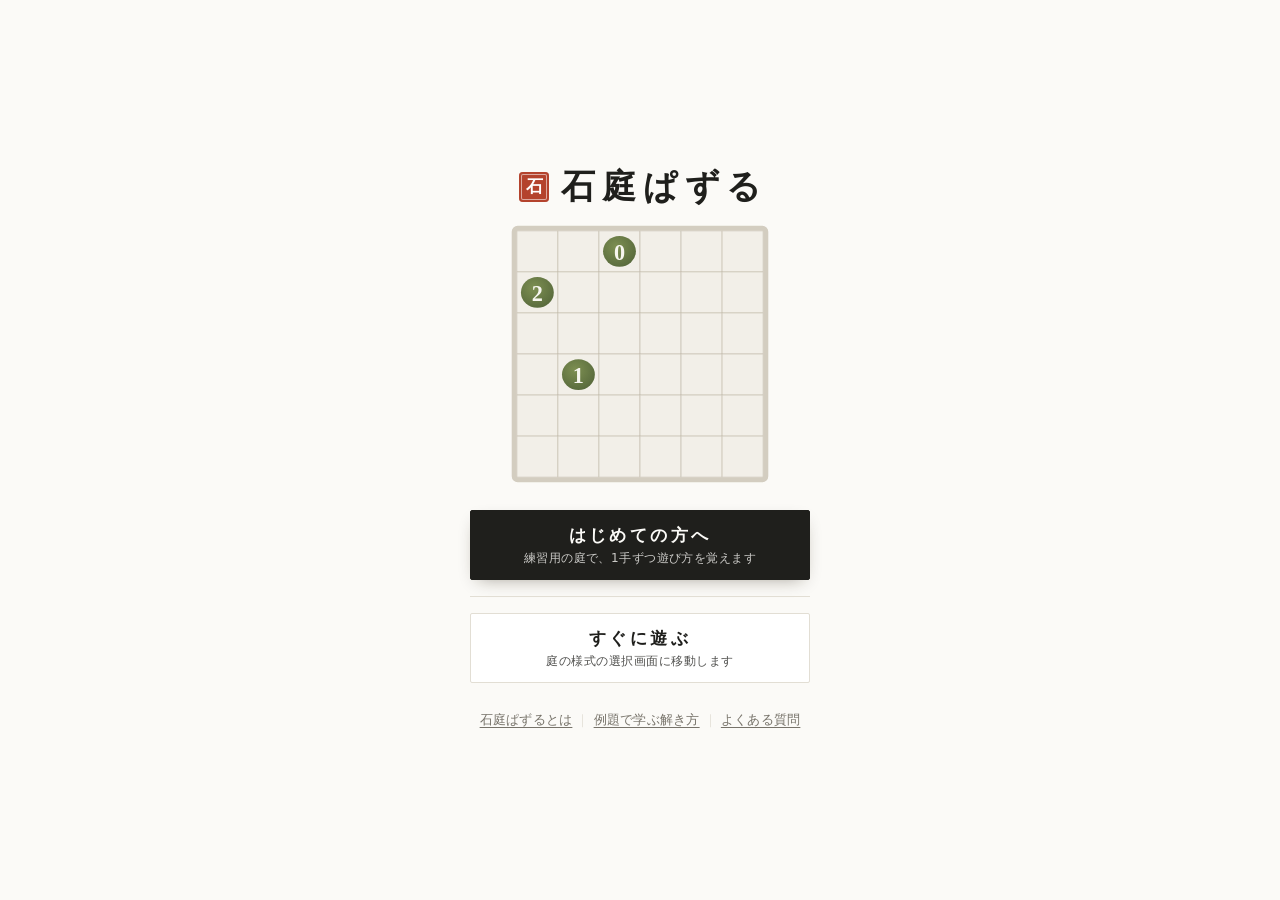
<file: index.html>
<!doctype html>
<html lang="ja">
<head>
<meta charset="utf-8">
<meta name="viewport" content="width=device-width,initial-scale=1,viewport-fit=cover">
<meta http-equiv="Content-Security-Policy" content="default-src 'self'; script-src 'sha256-H4VolUVzAzl2puuQNn9fU8KSKX3/MeM8VnWhk8HGtBQ=' 'sha256-ZgSf10eDrilzN5NNgUy1027sfnDCsRBzr9VFnwRD57Y=' 'sha256-PcsUoFyr81ZOBfXWrObnCG67p63KZO5GQG0x8DxCTTg=' 'sha256-+R7pnIRLI8kfmf7xP1w2nuLk8AT3VVh1wG8szeXnAw8=' 'strict-dynamic' https://www.googletagmanager.com; worker-src 'self' blob:; child-src 'self' blob:; style-src 'self' 'unsafe-inline' https://fonts.googleapis.com; font-src https://fonts.gstatic.com; img-src 'self' data: https://*.google-analytics.com https://*.analytics.google.com https://*.googletagmanager.com https://*.g.doubleclick.net https://*.google.com; connect-src 'self' https://fonts.googleapis.com https://fonts.gstatic.com https://*.google-analytics.com https://*.analytics.google.com https://*.googletagmanager.com https://*.g.doubleclick.net https://*.google.com; frame-src 'none'; manifest-src 'self'; object-src 'none'; base-uri 'none'; form-action 'none'; upgrade-insecure-requests">
<meta name="referrer" content="strict-origin-when-cross-origin">
<meta name="google-adsense-account" content="ca-pub-5888401648545585">
<meta name="description" content="石庭ぱずるは、ブラウザで無料で遊べる和風のパズルゲームです。苔の数字を手がかりに枯山水の庭へ石を置く、ロジックパズル（論理パズル）。登録不要でスマホ・PC対応、頭の体操や暇つぶしにも。">
<meta name="theme-color" content="#fbfaf7">
<meta name="apple-mobile-web-app-capable" content="yes">
<meta name="mobile-web-app-capable" content="yes">
<meta name="apple-mobile-web-app-title" content="石庭ぱずる">
<meta name="apple-mobile-web-app-status-bar-style" content="default">
<meta property="og:title" content="石庭ぱずる｜無料の和風パズルゲーム">
<meta property="og:description" content="石庭ぱずるは、ブラウザで無料で遊べる和風のパズルゲームです。苔の数字を手がかりに枯山水の庭へ石を置く、ロジックパズル（論理パズル）。登録不要でスマホ・PC対応、頭の体操や暇つぶしにも。">
<meta property="og:type" content="website">
<meta property="og:url" content="https://puzzle-sekitei.jp/">
<meta property="og:site_name" content="石庭ぱずる">
<meta property="og:locale" content="ja_JP">
<meta property="og:image" content="https://puzzle-sekitei.jp/og.png">
<meta property="og:image:width" content="1200">
<meta property="og:image:height" content="630">
<meta name="twitter:card" content="summary_large_image">
<link rel="canonical" href="https://puzzle-sekitei.jp/">
<link rel="manifest" href="manifest.webmanifest">
<link rel="icon" href="icon.svg" type="image/svg+xml">
<link rel="icon" href="icon-192.png" sizes="192x192" type="image/png">
<link rel="apple-touch-icon" href="apple-touch-icon.png">
<title>石庭ぱずる｜無料の和風パズルゲーム（ロジックパズル・論理パズル）</title>
<link rel="preconnect" href="https://fonts.googleapis.com">
<link rel="preconnect" href="https://fonts.gstatic.com" crossorigin>
<link rel="stylesheet" href="https://fonts.googleapis.com/css2?family=Shippori+Mincho+B1:wght@500;700;800&family=Zen+Kaku+Gothic+New:wght@400;500;700&display=swap">
<style>
/* Layout: one quiet column — the garden is the hero, set in white paper like a karesansui seen from the veranda.
   One deliberate accent: a vermilion seal (落款) beside the name. Single light theme by choice (white base). */
:root{
  --paper:#fbfaf7;       /* washi white */
  --panel:#ffffff;
  --sand:#f2efe8;        /* white gravel */
  --rake:#e2ddd1;        /* rake lines */
  --groove:rgba(120,108,86,.22);   /* grid: the shaded side of a pressed line */
  --ridge:rgba(255,255,255,.6);   /* grid: its lit side */
  --curb:#d3cdc0;        /* stone curb around the garden */
  --curb-dk:#bdb6a7;
  --line:#e2ded4;        /* hairlines */
  --ink:#1f1f1c;         /* sumi */
  --muted:#77736a;
  --stone:#3c3b37;
  --stone-hi:#8d8a80;
  --moss:#5b6d3c;
  --hl:#6f9a4a;          /* 洞察 highlight (若竹) */
  --moss-dk:#43532a;
  --moss-ink:#f7f6ef;
  --shu:#b4432d;         /* vermilion seal */
  --err:#b4432d;
  --display:"Shippori Mincho B1","Hiragino Mincho ProN","Yu Mincho",serif;
  --body:"Zen Kaku Gothic New","Hiragino Sans","Yu Gothic",system-ui,sans-serif;
  color-scheme:light;
}

[hidden]{display:none!important}
html,body{background:var(--paper);color:var(--ink)}
body{margin:0;font-family:var(--body);font-size:15px;line-height:1.75;
  background-image:radial-gradient(rgba(60,50,30,.035) .6px,transparent .8px);background-size:4px 4px;
  padding-left:max(16px,env(safe-area-inset-left,0px));padding-right:max(16px,env(safe-area-inset-right,0px));padding-block:24px 48px}
/* one column on every screen: header, then the garden, then the reference sections below it */
.wrap{max-width:1000px;margin:0 auto;display:grid;grid-template-columns:minmax(0,1fr);gap:28px;align-items:start}

/* ---- header ---- */
header.top{grid-column:1/-1;display:flex;flex-wrap:wrap;align-items:center;justify-content:space-between;gap:12px 24px;
  border-bottom:1px solid var(--line);padding-bottom:16px}
.brand{display:flex;align-items:center;gap:14px;min-width:0}
.seal{flex-shrink:0;width:30px;height:30px;display:grid;place-items:center;background:var(--shu);color:#fff;
  font-family:var(--display);font-weight:700;font-size:17px;line-height:1;border-radius:4px;
  box-shadow:inset 0 0 0 2px var(--shu),inset 0 0 0 3px rgba(255,255,255,.55)}
.brand h1{font-family:var(--display);font-weight:700;font-size:40px;line-height:1;margin:0;letter-spacing:.2em}
.brand p{margin:0;color:var(--muted);font-size:13px;letter-spacing:.08em}

/* segmented choice: plain words, the chosen one underlined in sumi */
.seg{display:inline-flex;gap:2px}
.seg button{border:0;background:transparent;color:var(--muted);font-family:var(--display);font-weight:500;font-size:14px;letter-spacing:.04em;
  padding:6px 10px;border-bottom:1.5px solid transparent;cursor:pointer}
.seg button:hover{color:var(--ink)}
.seg button[aria-pressed="true"]{color:var(--ink);border-bottom-color:var(--ink);font-weight:700}
.seg button:focus-visible,.btn:focus-visible,.cell:focus-visible,.toggle:focus-visible,.close:focus-visible,.tabs button:focus-visible{outline:2px solid var(--moss);outline-offset:2px}

/* ---- status line ---- */
main{min-width:0;display:flex;flex-direction:column;align-items:center;gap:16px}
.status{width:100%;max-width:560px;display:flex;justify-content:space-between;align-items:center;gap:12px;font-size:13px;color:var(--muted);letter-spacing:.06em}
#label{font-family:var(--display);font-weight:700;font-size:15px;color:var(--ink);letter-spacing:.14em}
/* the puzzle number is bookkeeping: tiny and pale in the bottom-right corner */
.tutgo2{display:inline-flex;flex-direction:column;align-items:center;gap:2px;line-height:1.2}
.tutgo2 small{font-size:11px;letter-spacing:.06em;opacity:.75;font-weight:400}
.seedno{grid-column:1;grid-row:3;justify-self:end;align-self:start;margin:5px 1px 0;font-size:11px;line-height:1;color:#b3aea3;letter-spacing:.08em;font-variant-numeric:tabular-nums;user-select:all}
/* shogi-style coordinates: column numbers on top (counted from the right), kanji row numbers on the right */
.boardwrap{display:grid;grid-template-columns:minmax(0,1fr) 38px;grid-template-rows:30px auto auto;column-gap:4px;width:100%;max-width:602px}
.coords{display:grid;font-family:var(--display);font-size:11px;color:var(--muted);line-height:1}
.coords b{font-weight:500}
.edge{display:flex;align-items:center;justify-content:center;gap:4px}
/* a row or column whose stone count can no longer be right: its number turns red and bold too */
.edge b{display:inline-grid;place-items:center;min-width:1.5em;height:1.5em;border-radius:4px;line-height:1}
.edge.bad b{background:var(--err);color:#fff;font-weight:700}
.coords-top{grid-column:1;grid-row:1;padding-inline:9px}
.coords-top .edge{flex-direction:column;justify-content:flex-end;padding-bottom:5px}
.coords-right{grid-column:2;grid-row:2;padding-block:9px}
.coords-right .edge{justify-content:flex-start;padding-left:4px;gap:5px}
.coords-right .pips{flex-direction:column}
.boardwrap .garden{grid-column:1;grid-row:2;max-width:none}

/* ---- the garden: white gravel in a stone curb ---- */
.garden{box-sizing:border-box;width:100%;max-width:560px;position:relative;padding:9px;border-radius:4px;
  background:linear-gradient(160deg,var(--curb),var(--curb-dk));
  box-shadow:inset 0 1px 0 rgba(255,255,255,.6),0 1px 0 rgba(0,0,0,.04),0 24px 40px -30px rgba(50,40,20,.5)}
.board{position:relative;display:grid;gap:0;touch-action:none;container-type:inline-size;user-select:none;-webkit-user-select:none;
  background:var(--sand);
  box-shadow:inset 0 1px 4px rgba(60,50,30,.12)}
.rake{position:absolute;inset:0;width:100%;height:100%;pointer-events:none;overflow:hidden}
/* line widths are in garden units: --px is one screen pixel in those units (set by rakeScale), so lines stay
   about a pixel wide without vector-effect, which iPhone Safari drops inside a fading group */
.rake g path,.rake g circle{fill:none;stroke:var(--rake);stroke-width:calc(var(--px,.03)*1.15);stroke-linecap:round}
/* where the grooves cross: a small pressed point, like the pegs of a stretched string */
.rake .rr{transition:opacity .5s ease}
.rake .rr path{stroke:color-mix(in srgb,var(--rake) 80%,#b5aa94)}
.rake circle.knot{transition:opacity .8s;fill:rgba(120,108,86,.28);stroke:var(--ridge);stroke-width:calc(var(--px,.03)*.8)}
.cell{position:relative;aspect-ratio:1;border:0;padding:0;margin:0;background:transparent;cursor:pointer;
  box-shadow:inset -1px -1px 0 var(--groove),inset 1px 1px 0 var(--ridge);font:inherit;color:inherit}
.cell.edgeR{box-shadow:inset 0 -1px 0 var(--groove),inset 1px 1px 0 var(--ridge)}
.cell.edgeB{box-shadow:inset -1px 0 0 var(--groove),inset 1px 1px 0 var(--ridge)}
.cell.edgeR.edgeB{box-shadow:inset 1px 1px 0 var(--ridge)}
.cell.top{box-shadow:inset -1px -1px 0 var(--groove),inset 1px 0 0 var(--ridge)}
.cell.top.edgeR{box-shadow:inset 0 -1px 0 var(--groove),inset 1px 0 0 var(--ridge)}
.cell.left{box-shadow:inset -1px -1px 0 var(--groove),inset 0 1px 0 var(--ridge)}
.cell.left.edgeB{box-shadow:inset -1px 0 0 var(--groove),inset 0 1px 0 var(--ridge)}
.cell.top.left{box-shadow:inset -1px -1px 0 var(--groove)}
/* stone with raked rings */
.cell .st{position:absolute;inset:17%;background:radial-gradient(circle at 34% 28%,var(--stone-hi),var(--stone) 64%);
  box-shadow:0 0 0 3px var(--sand),0 3px 5px -1px rgba(30,25,15,.35);
  transform:scale(.4);opacity:0;transition:transform .18s ease,opacity .18s ease;z-index:1}
.cell.stone .st{transform:scale(1);opacity:1}
/* stone kinds: low flat (伏石), peaked (須弥山); the round blob is the default */
.cell .st.k-fuse{inset:22% 14% 18%}
.cell .st.k-yama{inset:14% 19% 17%}
.cell.stone.bad .st{background:radial-gradient(circle at 34% 28%,color-mix(in srgb,var(--err) 55%,white),var(--err) 66%)}
/* mark: a small ring drawn into the sand with a fingertip. The sand inside and just round it is
   smoothed (the rake lines stop), and the ring itself is a groove: shaded inside, lit on its lower lip */
.cell .dot{position:absolute;left:50%;top:50%;width:26%;aspect-ratio:1;translate:-50% -50%;border-radius:50%;box-sizing:border-box;
  background:var(--sand);border:1.5px solid rgba(110,98,76,.58);
  box-shadow:inset 0 1px 1.5px rgba(80,70,50,.22),0 1px 0 var(--ridge),0 0 0 3.5px var(--sand);
  opacity:0;transform:scale(.55);transition:opacity .12s,transform .16s ease-out}
.cell.mark .dot{opacity:1;transform:scale(1)}
.cell{transition:box-shadow .8s}
.board.solved .cell{box-shadow:none}
.board.solved .rake .knot{opacity:0}
.board.solved .cell.mark .dot{opacity:0;transform:scale(.55);transition:opacity .5s,transform .5s}
.cell.focus .dot{background:transparent;box-shadow:inset 0 1px 1.5px rgba(80,70,50,.22),0 1px 0 var(--ridge)}
/* moss island: an organic mound rather than a square tile */
.cell.clue{cursor:default}
.cell.clue::before{content:none}
/* 苔: a mound of moss shaped and lit like the stones (light from the upper left, a ring of smoothed sand
   and a soft shadow) */
.cell.clue .mo{position:absolute;inset:8%;
  background:radial-gradient(circle at 35% 30%,color-mix(in srgb,var(--moss) 70%,#c8d39a),var(--moss) 55%,var(--moss-dk));
  box-shadow:0 1px 2px rgba(30,40,10,.25),inset 0 -2px 3px rgba(0,0,0,.12)}
.cell.clue span{position:absolute;inset:0;display:grid;place-items:center;z-index:1;font-family:var(--display);font-weight:700;
  color:var(--moss-ink);font-size:min(calc(100cqw / var(--cols) * .5),24px)}
.cell.clue.done span{opacity:.5}
.cell.clue.bad .mo{background:radial-gradient(circle at 34% 28%,color-mix(in srgb,var(--err) 60%,white),var(--err) 70%)}
.cell.toro .to{position:absolute;inset:3%;width:94%;height:94%;overflow:visible}
.cell.toro .to .op{fill:url(#toroO)}.cell.toro.bad .to .op{fill:url(#toroOb)}
.cell.toro .to text{font-family:var(--display);font-weight:700;font-size:12px;fill:#f5f0e4}
.cell.toro.done .to text{opacity:.55}
.cell.toro.focus .to{filter:drop-shadow(0 0 1.5px var(--hl)) drop-shadow(0 0 1px var(--hl))}
.cell.hint{animation:hint 1.2s ease 2}
.cell.focus:not(.clue){background:rgba(111,154,74,.28)}
.cell.focus.lamp:not(.clue){background:rgba(246,206,72,.36)}
.cell.blk:not(.clue),.cell.blk.focus:not(.clue){background:rgba(111,154,74,.30)}
/* a 2×2 block: the same tint for all, a frame on its outer sides (et/eb/el/er) */
.blkf{--bt:0;--bb:0;--bl:0;--br:0;--bw:2px;box-shadow:inset 0 calc(var(--bt)*var(--bw)) 0 var(--hl),inset 0 calc(var(--bb)*-1*var(--bw)) 0 var(--hl),inset calc(var(--bl)*var(--bw)) 0 0 var(--hl),inset calc(var(--br)*-1*var(--bw)) 0 0 var(--hl),inset -1px -1px 0 var(--groove),inset 1px 1px 0 var(--ridge)!important}
.blkf.et{--bt:1}.blkf.eb{--bb:1}.blkf.el{--bl:1}.blkf.er{--br:1}
.cell.clue.focus .mo{box-shadow:0 0 0 2px var(--paper),0 0 0 3.5px var(--hl)}
.ph span{display:inline-block}
/* 改行: Japanese text breaks only between phrases (auto-phrase where the browser has it) or after 、。 (the <wbr> added by addWbr) */
body{word-break:keep-all;word-break:auto-phrase;overflow-wrap:anywhere}
.hintmsg{margin:0;min-height:1.75em;width:100%;max-width:560px;text-align:center;font-size:14px;color:var(--ink);letter-spacing:.04em}
@keyframes hint{50%{background-color:rgba(111,154,74,.46)}}
.pips{display:flex;align-items:center;justify-content:center;gap:3px}
.pipmore{display:block;width:6px;height:6px;position:relative;font-style:normal;color:var(--stone)}
.pipmore::before{content:"…";position:absolute;left:50%;top:50%;translate:-50% -58%;font-size:10px;line-height:1;font-weight:700}
.coords-right .pipmore::before{content:"⋮"}
.pips.over .pipmore{color:var(--err)}
.pip{width:6px;height:6px;border-radius:50%;border:1.2px solid var(--curb-dk);box-sizing:border-box}
.pip.on{background:var(--stone);border-color:var(--stone)}
.pips.over .pip,.pips.short .pip.on{border-color:var(--err);background:var(--err)}
.pips.short .pip:not(.on){border-color:var(--err)}   /* short: the stones placed stay filled, the missing ones stay hollow */

/* ---- buttons: thin-lined, mincho lettering ---- */
.tools{display:grid;grid-template-columns:repeat(5,minmax(0,1fr));gap:8px;width:100%;max-width:602px}
.tools .btn{justify-content:center;min-width:0}
.tools .btn{padding-inline:12px;white-space:nowrap}
.btn{font-family:var(--display);font-weight:500;font-size:14px;letter-spacing:.06em;border:1px solid var(--line);background:var(--panel);color:var(--ink);
  border-radius:2px;padding:9px 16px;cursor:pointer;display:inline-flex;gap:8px;align-items:center;transition:border-color .15s,background .15s}
.btn:hover{border-color:var(--ink)}
.btn:active{background:var(--sand)}
.btn.primary{background:var(--ink);color:var(--paper);border-color:var(--ink)}
.btn.primary:hover{background:#34342f}
.modeicon{width:10px;height:10px;border-radius:50%;background:var(--stone);display:inline-block;flex-shrink:0}
.modeicon.ring{background:transparent;border:1.5px solid var(--stone);width:7px;height:7px}
/* 石 | 印 toggle: both choices always visible, the active one in full ink */
.btn.mode{gap:0}
.mopt{display:inline-flex;align-items:center;gap:5px;color:var(--muted);opacity:.45;transition:opacity .15s,color .15s}
.mopt.on{color:var(--ink);opacity:1;font-weight:700}
.msep{width:1px;height:14px;background:var(--line);margin:0 9px;flex-shrink:0}
/* two-line button: action word + what it does */
.btn.two{flex-direction:column;gap:1px;line-height:1.25;padding-block:6px}
.btn.two small{font-family:var(--body);font-size:11px;color:var(--muted);letter-spacing:0;font-weight:400}
.btn.em{background:var(--ink);color:var(--paper);border-color:var(--ink)}
.btn.em:hover{background:#34342f}
.topbtns{display:flex;gap:8px;align-items:center}
aside .seg{display:flex;width:100%;box-sizing:border-box;border-bottom:1px solid var(--line)}
aside .seg button{flex:1;padding:9px 2px;font-size:13px;margin-bottom:-1px;white-space:nowrap;letter-spacing:0}
/* sub-headings inside 庭の種類: quiet labels, no seal mark */
.sublabel{margin:30px 0 0;font-size:12px;color:var(--muted);letter-spacing:.14em}
.segnote{margin-top:8px!important}

/* ---- side panel ---- */
aside{min-width:0;width:100%;max-width:582px;justify-self:center;display:flex;flex-direction:column;margin-top:20px}
.sheet-body{display:flex;flex-direction:column;gap:34px}
/* PC: the big groups (遊び方 / コツ / 記録 / 音) are parted by a double line, the parts within each by a hairline */
@media (min-width:821px){aside :is(section,.adslot) + section:is(#tipsTop,[data-tab="records"],#soundTop,#termsTop){border-top:4px double var(--curb-dk);padding-top:38px;margin-top:8px}}
aside :is(section,.adslot) + section{border-top:1px solid var(--line);padding-top:30px}
/* the lantern rule: what its light reaches, and how it counts, each on its own line */
.intro-rules span.tonote{margin-top:2px;font-size:12px;opacity:.85}

/* the lantern to tap in the first 灯籠 lesson: a gentle pulse */
.cell.tapme svg{animation:tapme 1.2s ease-in-out infinite}
@keyframes tapme{50%{transform:scale(1.14)}}
aside h2{font-family:var(--display);font-weight:700;font-size:17px;margin:0 0 8px;letter-spacing:.14em;display:flex;align-items:center;gap:8px}
aside h2::before{content:"";width:5px;height:5px;background:var(--shu);flex-shrink:0}
/* 解き方のコツ: table of contents */
.tipnav{list-style:none;margin:4px 0 0;padding:0;border-top:1px solid var(--line)}
.tipslead{margin:12px 0 0}
.tipnav li{border-bottom:1px solid var(--line)}
.tipnav button{all:unset;box-sizing:border-box;width:100%;display:flex;align-items:baseline;gap:12px;padding:11px 4px;cursor:pointer;color:var(--ink);font-size:14px;letter-spacing:.06em}
.tipnav button:hover .tt,.tipnav button:focus-visible .tt{color:var(--shu)}
.tipnav button:focus-visible{outline:2px solid var(--shu);outline-offset:-2px}
.tipnav .tn{font-family:var(--display);color:var(--shu);width:1.4em;text-align:center}
.tipnav .tt{flex:1;font-family:var(--display);font-weight:700}
.tipnav .tc{font-size:12px;color:var(--muted)}
.tipnav .tc::after{content:"›";margin-left:8px;font-size:15px}
/* 解き方のコツ: the table of contents and each part are pages of their own; the one not shown carries [hidden] */
aside section[data-tab="tips"][hidden][hidden][hidden]{display:none!important}
/* a コツ page has its own ad at its foot: the menu pages' shared ad stays out (one ad per page) */
aside.tippage .adslot[data-ad="sheet"]{display:none!important}
.tippager{display:flex}
.tippager.top{margin:0 0 10px}
.tippager.foot{justify-content:center;margin:24px 0 0}
.tippager .up{all:unset;cursor:pointer;font-size:12px;color:var(--muted);letter-spacing:.06em;padding:6px 2px}
.tippager .up::before{content:"‹ "}
.tippager .up:hover,.tippager .up:focus-visible{color:var(--shu);text-decoration:underline;text-underline-offset:3px}
aside ol{margin:0;padding-left:1.4em;display:flex;flex-direction:column;gap:6px}
aside p{margin:0}
.small{font-size:13px;color:var(--muted);line-height:1.7}
.legend{display:grid;grid-template-columns:auto 1fr;gap:10px 12px;align-items:center;font-size:13px}
.legend .sw{justify-self:center}
.minibtn{justify-self:stretch;text-align:center;font-family:var(--display);font-weight:500;font-size:11px;letter-spacing:.04em;white-space:nowrap;color:var(--ink);background:var(--panel);border:1px solid var(--line);border-radius:2px;padding:5px 7px;line-height:1.2}
.sw{width:28px;height:28px;position:relative;background:var(--sand);background-image:repeating-linear-gradient(0deg,transparent 0 5px,var(--rake) 5px 6px);
  border-radius:2px;box-shadow:inset 0 0 0 1px var(--line)}
.sw.c{background:transparent;box-shadow:none;display:grid;place-items:center;color:var(--moss-ink);font-family:var(--display);font-weight:700}
.sw.c::before{content:"";position:absolute;inset:1px;border-radius:46% 52% 44% 50% / 50% 44% 54% 46%;background:radial-gradient(circle at 35% 30%,color-mix(in srgb,var(--moss) 70%,#c8d39a),var(--moss) 55%,var(--moss-dk));z-index:-1}
.sw.c{isolation:isolate}
.sw .s{position:absolute;inset:6px;border-radius:50%;background:radial-gradient(circle at 34% 28%,var(--stone-hi),var(--stone) 64%)}
.sw .d{position:absolute;left:50%;top:50%;width:9px;height:9px;translate:-50% -50%;border-radius:50%;box-sizing:border-box;background:var(--sand);
  border:1.5px solid rgba(110,98,76,.58);box-shadow:inset 0 1px 1.5px rgba(80,70,50,.22),0 1px 0 rgba(255,255,255,.85),0 0 0 3px var(--sand)}
.records{display:flex;flex-direction:column;gap:16px}
.rectab{width:100%;border-collapse:collapse;font-variant-numeric:tabular-nums;table-layout:fixed}
.rectab thead th.cap{text-align:left;font-family:var(--display);font-weight:700;font-size:13px;letter-spacing:.08em;color:var(--ink);white-space:nowrap}
.rectab th,.rectab td{padding:7px 6px;border-bottom:1px solid var(--line);text-align:center;line-height:1.3}
.rectab thead th{font-weight:400;font-size:12px;color:var(--muted);letter-spacing:.06em;border-bottom-color:var(--curb)}
.rectab tbody th{font-family:var(--display);font-weight:700;font-size:14px;letter-spacing:.08em;text-align:left;width:22%}
.rectab td b{display:block;font-family:var(--display);font-weight:700;font-size:15px}
.rectab td small{font-size:11px;color:var(--muted)}
.rectab td.none{color:var(--muted)}.rectab tbody tr{height:44px}
.recnote{margin:0}

/* ---- veil over the garden (loading / solved) ---- */
.veil{position:absolute;inset:0;display:grid;place-items:center;background:color-mix(in srgb,var(--paper) 72%,transparent);backdrop-filter:blur(2px);z-index:5;text-align:center;padding:16px}
.veil .card{background:var(--panel);border:1px solid var(--line);border-radius:4px;padding:24px 28px 22px;display:flex;flex-direction:column;gap:10px;align-items:center;max-width:320px;
  box-shadow:0 20px 40px -24px rgba(40,30,10,.35)}
.veil h3{font-family:var(--display);font-weight:700;font-size:28px;margin:0;letter-spacing:.2em;padding-left:.24em}
.veil h3::after{content:"";display:block;width:20px;height:20px;margin:10px auto 0;background:var(--shu);border-radius:2px;
  box-shadow:inset 0 0 0 2px var(--shu),inset 0 0 0 3px rgba(255,255,255,.55)}
.veil.solid{inset:9px;background:var(--sand);backdrop-filter:none}   /* the garden before it starts is plain sand */
.vlabel{margin:0;font-family:var(--display);font-weight:700;font-size:14px;letter-spacing:.04em;white-space:nowrap}
.startgo{padding:12px 36px;font-size:16px;letter-spacing:.3em;margin-top:4px}
/* solved card: compact so it fits even the smallest garden on a phone */
.card.win{padding:16px 16px 14px;gap:9px;width:min(316px,calc(100vw - 32px));max-width:316px;box-sizing:border-box}
.card.win h3{font-size:24px;letter-spacing:.2em;padding-left:.2em}
.card.win h3::after{content:none}
.card.win .winmeta{line-height:1.7}
.card.win .small{font-size:12px;line-height:1.5}
.card .guidetext{text-align:left;line-height:1.7;margin:2px 0 4px}
.card.start .startgo.guidego{align-self:stretch;justify-content:center;padding:10px 12px;font-size:14px;letter-spacing:.08em}.card .guideskip{margin-top:-2px}
.winbtns{width:100%;display:flex;gap:6px;justify-content:center;flex-wrap:nowrap;padding-top:11px;margin-top:2px;border-top:1px solid var(--line)}
.winbtns.top{padding-top:0;margin-top:4px;border-top:0}
.winbtns .btn{flex:1 1 0;min-width:0;padding:8px 4px;font-size:13px;letter-spacing:.04em;justify-content:center;white-space:nowrap}
.spinner{width:26px;height:26px;border-radius:50%;border:1.5px solid var(--line);border-top-color:var(--ink);animation:spin 1.1s linear infinite}
@keyframes spin{to{transform:rotate(360deg)}}

/* ---- sound settings ---- */
.snd{display:grid;grid-template-columns:auto minmax(0,1fr);gap:12px 14px;align-items:center}
.toggle{font-family:var(--display);font-weight:500;font-size:14px;letter-spacing:.06em;display:inline-flex;align-items:center;justify-content:space-between;gap:10px;min-width:104px;
  border:1px solid var(--line);background:var(--panel);color:var(--muted);border-radius:2px;padding:6px 7px 6px 12px;cursor:pointer}
.toggle b{font-weight:700;font-size:12px;min-width:24px;text-align:center;border-radius:2px;padding:1px 6px;background:var(--sand);color:var(--muted)}
.toggle[aria-pressed="true"]{color:var(--ink);border-color:var(--ink)}
.toggle[aria-pressed="true"] b{background:var(--ink);color:var(--paper)}
.snd input[type=range]{width:100%;accent-color:var(--ink)}
/* 設定: 音 and 盤面, each under a small heading */
.sethead{font-family:var(--display);font-weight:700;font-size:14px;letter-spacing:.14em;margin:22px 0 10px;padding-bottom:4px;border-bottom:1px solid var(--line);color:var(--ink)}
.sethead:first-of-type{margin-top:6px}
.opts{display:grid;gap:14px}
.optrow .toggle{min-width:180px}
.optrow .small{margin:6px 0 0}
html.notime .clock{visibility:hidden}
/* ---- ad slots: off unless ads are switched on (html.ads) or shown as test frames (html.adtest).
   Each slot keeps its height before the ad arrives, so nothing on the page jumps when it loads.
   Never on the one-screen garden, never inside a dialog card or over the board. ---- */
.adslot{display:none;box-sizing:border-box;width:100%;margin:28px auto 0;text-align:center}
html.ads .adslot,html.adtest .adslot{display:block}
.adslot .adlabel{display:block;font-size:11px;letter-spacing:.2em;color:var(--muted);margin-bottom:4px}
.adslot .adbox{display:grid;place-items:center;min-height:var(--adh,100px);max-width:var(--adw,336px);margin:0 auto;overflow:hidden}
.adslot.wide{--adw:728px;--adh:90px}
html.adtest .adslot .adbox{border:1.5px dashed color-mix(in srgb,var(--muted) 55%,transparent);background:repeating-linear-gradient(135deg,transparent 0 9px,rgba(120,110,90,.05) 9px 10px);
  color:var(--muted);font-size:12px;line-height:1.5}
@media (max-width:820px){.adslot.wide{display:none!important}}
body.picking .adslot.wide{display:none!important}
/* the garden screen on a phone: a 320×50 banner under the buttons, kept well apart from them (no stray taps); the garden shrinks to make room (wider screens use the slot below the garden) */
.adslot.gardenad{display:none!important}
/* only on screens tall enough to spare it: on short phones (iPhone SE and the like) the garden would get too small */
@media (max-width:820px) and (min-height:700px){
  html:is(.ads,.adtest) .adslot.gardenad{display:block!important;flex-shrink:0;margin:22px auto 0;--adw:320px;--adh:50px}
  .adslot.gardenad .adlabel{font-size:9px;letter-spacing:.2em;margin-bottom:1px;line-height:1.2}
  html:is(.ads,.adtest) body:not(.tutmode) main{padding-bottom:max(6px,env(safe-area-inset-bottom,0px))}
  body.tutmode .adslot.gardenad{display:none!important}   /* not during practice */
}
/* site footer: about / privacy */
.sitefoot{grid-column:1/-1;margin-top:36px;padding:18px 0 4px;border-top:1px solid var(--line);text-align:center;font-size:13px;color:var(--muted);letter-spacing:.06em}
.sitefoot a{color:inherit;text-underline-offset:3px}
.footnav{display:block}
/* 規約等 is held back until ads are shown (TERMS_ON in the script) */
html.noterms :is([data-jump="termsTop"],#termsTop,#footAbout,.footnav[aria-label="規約"]){display:none!important}
.footnav + .footnav{margin-top:4px}
.sitefoot a + a::before{content:"\FF5C";display:inline-block;margin:0 10px;color:var(--line);text-decoration:none}
body.picking .sitefoot{display:none}
/* the garden page: the site map is one small block under the garden, so the whole page fits on one screen */
html:not(.tabview):not(.doc) body{padding-bottom:10px}
html:not(.tabview):not(.doc) .sitefoot{margin-top:0;padding:7px 0 0;font-size:11px;line-height:1.55;letter-spacing:.02em}
html:not(.tabview):not(.doc) .sitefoot a+a::before{margin:0 6px}
html:not(.tabview):not(.doc) .sitefoot .footnav{display:inline}
html:not(.tabview):not(.doc) .sitefoot .footnav+.footnav{margin:0}
html:not(.tabview):not(.doc) .sitefoot .footnav+.footnav::before{content:"\FF5C";display:inline-block;margin:0 6px;color:var(--line)}
html:not(.tabview):not(.doc) .sitefoot>div{display:inline;margin:0 0 0 12px!important}
@media (min-width:821px){
  html:not(.tabview):not(.doc) body{padding-top:12px}
  html:not(.tabview):not(.doc) .wrap{gap:14px}
  html:not(.tabview):not(.doc) .sitefoot{margin-top:2px}
}
/* a short PC window: the ad under the garden is the 320×50 one, so the garden keeps a fair size */
@media (min-width:821px) and (max-height:800px){
  .adslot.wide{--adw:320px;--adh:50px;margin-top:22px}
  .adslot.wide .adlabel{font-size:9px;margin-bottom:1px;line-height:1.2}
}
.policy{margin-top:36px;scroll-margin-top:64px}   /* separate documents: a wider gap between them; the scroll margin clears the phone header */
.policy h4{scroll-margin-top:64px;font-family:var(--display);font-size:14px;margin:16px 0 4px;letter-spacing:.08em}
.policy p{margin:0 0 6px}

.policy a,.about a{color:var(--ink);text-underline-offset:3px}
.policy em{font-style:normal;font-weight:700;color:var(--ink);margin-right:.6em}
.docdate{margin-top:14px!important}
.about{display:grid;grid-template-columns:auto minmax(0,1fr);gap:6px 14px;margin:4px 0 0;font-size:13px;line-height:1.7}
.about dt{font-weight:700;white-space:nowrap}.about dd{margin:0;color:var(--muted)}
.extlist{display:grid;gap:10px;margin:6px 0 8px}
.ext{border:1px solid var(--line);border-radius:4px;padding:8px 12px}
.ext>b{font-size:13px;letter-spacing:.04em}

.ext p{margin:3px 0 0}

.kou{margin:0 0 6px;padding-left:1.5em}
.kou>li{margin:0 0 4px;padding-left:.2em}
.go{list-style:none;counter-reset:go;margin:0 0 6px;padding-left:2.6em}
.go>li{counter-increment:go;position:relative;margin:2px 0}
.go>li::before{content:"（" counter(go) "）";position:absolute;right:100%;white-space:nowrap}
.kou .go{margin:4px 0 2px;padding-left:2.4em}

/* ---- first-visit rules popup ---- */
.intro{border:1px solid var(--line);border-radius:4px;background:var(--panel);color:var(--ink);padding:0;
  width:min(440px,calc(100vw - 32px));max-height:calc(100% - 32px);overflow:auto;box-sizing:border-box;
  box-shadow:0 30px 60px -24px rgba(40,30,10,.4)}
.intro::before{content:"";display:block;height:10px;background:var(--sand);background-image:repeating-linear-gradient(0deg,transparent 0 2px,var(--rake) 2px 3px);border-bottom:1px solid var(--line)}
.intro-x{position:absolute;top:16px;right:10px;z-index:1}
.intro-x:hover{color:var(--ink)}
.intro::backdrop{background:rgba(40,36,28,.35)}
.intro-body{padding:20px 22px 20px;display:flex;flex-direction:column;gap:12px}
.intro-eyebrow{margin:0;font-size:12px;letter-spacing:.2em;color:var(--shu)}
.intro h2{font-family:var(--display);font-weight:700;font-size:28px;line-height:1.2;margin:0;letter-spacing:.14em}
.intro-lead{margin:0;color:var(--muted);font-size:14px;line-height:1.75}

aside .intro-rules{margin:0 0 8px}
.ipagetabs{display:flex;border-bottom:1px solid var(--line);margin-top:2px}
.ipagetabs button{flex:1 1 0;font-family:var(--display);font-weight:500;font-size:14px;border:0;background:transparent;color:var(--muted);padding:8px 0;border-bottom:2px solid transparent;margin-bottom:-1px;cursor:pointer;white-space:nowrap}
.ipagetabs button[aria-selected="true"]{color:var(--ink);font-weight:700;border-bottom-color:var(--shu)}
/* every page sits in the same cell, so the popup keeps the height of the tallest one */
.ipages{display:grid}
.ipage{grid-area:1/1;display:flex;flex-direction:column;gap:10px;justify-content:center;visibility:hidden}
.ipage.on{visibility:visible}
.ipage .intro-rules{margin:0}
.ipage .goalfig{margin:6px 0 0}
#intro .intro-body{gap:10px}
#intro.last #introNext,#intro:not(.last) #introTut,#intro:not(.last) #introGo{display:none}
#intro .introbtns{flex-direction:row}#intro .introbtns .btn{flex:1 1 0;letter-spacing:.08em;padding:12px 6px}
#intro .introbtns #introNext{flex:1 1 100%}
/* small screens: tighter type and spacing so each page needs no scrolling */
@media (max-width:820px){
  #intro .intro-body{padding:16px 18px 16px;gap:8px}
  #intro h2{font-size:22px}
  #intro .intro-eyebrow{font-size:11px}
  #intro .intro-lead{font-size:13px;line-height:1.6}
  #intro .intro-x{top:10px}
  .ipage .intro-rules{gap:10px;padding:4px 0}
  .ipage .intro-rules li{grid-template-columns:58px minmax(0,1fr);gap:12px}
  .ipage .intro-rules .mini{grid-template-columns:repeat(var(--c),calc(54px / var(--c)))}
  .ipage .intro-rules .mini.toro{grid-template-columns:repeat(var(--c),18px)}
  .ipage .intro-rules li.torule{grid-template-columns:72px minmax(0,1fr)}
  .ipage .intro-rules b{font-size:14px;line-height:1.45}
  .ipage .intro-rules span{font-size:12px;line-height:1.5}
  .ipage .legend{font-size:13px}
}
.intro-rules{list-style:none;margin:4px 0;padding:6px 0;display:flex;flex-direction:column;gap:14px}
.addrule{border-top:1px dashed var(--line);margin:6px 0 8px;padding-top:12px}
.addlabel{margin:0 0 2px;font-size:12px;color:var(--muted);letter-spacing:.14em}
.intro-rules li{display:grid;grid-template-columns:72px minmax(0,1fr);gap:14px;align-items:center}
.intro-rules b{display:block;font-family:var(--display);font-weight:700;font-size:15px;line-height:1.5;letter-spacing:.04em}
.intro-rules span{display:block;font-size:13px;color:var(--muted);line-height:1.65}
.mini{display:grid;grid-template-columns:repeat(var(--c),calc(66px / var(--c)));justify-self:center;
  background:var(--sand);background-image:url("data:image/svg+xml,%3Csvg xmlns='http://www.w3.org/2000/svg' width='44' height='5' viewBox='0 0 44 5' preserveAspectRatio='none'%3E%3Cpath d='M0 -10.5Q11 -16 22 -10.5T44 -10.5M0 -5.5Q11 -11 22 -5.5T44 -5.5M0 -0.5Q11 -6 22 -0.5T44 -0.5M0 4.5Q11 -1 22 4.5T44 4.5M0 9.5Q11 4 22 9.5T44 9.5M0 14.5Q11 9 22 14.5T44 14.5M0 19.5Q11 14 22 19.5T44 19.5' fill='none' stroke='%23e2ddd1' stroke-width='1'/%3E%3C/svg%3E");background-size:44px 5px;
  border:3px solid var(--curb);border-radius:2px}
/* the 8 cells round a stone (up, down, sideways and diagonal) can take no stone: a red cross on each */
.mini i.x::before,.mini i.x::after{content:"";position:absolute;left:50%;top:50%;width:44%;height:1.6px;border-radius:2px;background:color-mix(in srgb,var(--err) 85%,transparent);translate:-50% -50%;rotate:45deg}
.mini i.x::after{rotate:-45deg}
.mini.lit i.m{background:var(--sand);background-image:url("data:image/svg+xml,%3Csvg xmlns='http://www.w3.org/2000/svg' width='44' height='5' viewBox='0 0 44 5' preserveAspectRatio='none'%3E%3Cpath d='M0 -10.5Q11 -16 22 -10.5T44 -10.5M0 -5.5Q11 -11 22 -5.5T44 -5.5M0 -0.5Q11 -6 22 -0.5T44 -0.5M0 4.5Q11 -1 22 4.5T44 4.5M0 9.5Q11 4 22 9.5T44 9.5M0 14.5Q11 9 22 14.5T44 14.5M0 19.5Q11 14 22 19.5T44 19.5' fill='none' stroke='%23e2ddd1' stroke-width='1'/%3E%3C/svg%3E");background-size:44px 5px}
.mini.lit{background-image:linear-gradient(color-mix(in srgb,var(--moss) 20%,transparent),color-mix(in srgb,var(--moss) 20%,transparent)),url("data:image/svg+xml,%3Csvg xmlns='http://www.w3.org/2000/svg' width='44' height='5' viewBox='0 0 44 5' preserveAspectRatio='none'%3E%3Cpath d='M0 -10.5Q11 -16 22 -10.5T44 -10.5M0 -5.5Q11 -11 22 -5.5T44 -5.5M0 -0.5Q11 -6 22 -0.5T44 -0.5M0 4.5Q11 -1 22 4.5T44 4.5M0 9.5Q11 4 22 9.5T44 9.5M0 14.5Q11 9 22 14.5T44 14.5M0 19.5Q11 14 22 19.5T44 19.5' fill='none' stroke='%23e2ddd1' stroke-width='1'/%3E%3C/svg%3E");background-size:auto,44px 5px}
.mini.toro{grid-template-columns:repeat(var(--c),22px)}
.intro-rules li.torule{grid-template-columns:88px minmax(0,1fr)}
.mini i.r{background:color-mix(in srgb,var(--moss) 18%,transparent)}
.mini.toro i.r{background:rgba(246,206,72,.36)}
.mini i.l{display:block}.mini i.l svg{position:absolute;inset:0;width:100%;height:100%;overflow:visible}
.mini i.l text{font-family:var(--display);font-weight:700;font-size:14px;fill:#f5f0e4}
.mini i{aspect-ratio:1;position:relative;font-style:normal;box-shadow:inset 0 0 0 .5px color-mix(in srgb,var(--ink) 8%,transparent)}
.mini i.s::after{content:"";position:absolute;inset:16%;border-radius:50%;background:radial-gradient(circle at 34% 28%,var(--stone-hi),var(--stone) 64%);box-shadow:0 2px 3px -1px rgba(30,25,15,.35)}
.mini i.s.bad::after{background:radial-gradient(circle at 34% 28%,color-mix(in srgb,var(--err) 55%,white),var(--err) 66%)}
.mini i.m{display:grid;place-items:center;color:var(--moss-ink);font-family:var(--display);font-weight:700;font-size:13px;isolation:isolate}
.mini i.m::before{content:"";position:absolute;inset:6%;border-radius:46% 52% 44% 50% / 50% 44% 54% 46%;background:radial-gradient(circle at 35% 30%,color-mix(in srgb,var(--moss) 70%,#c8d39a),var(--moss) 55%,var(--moss-dk));z-index:-1}
.intro.ask{width:min(340px,calc(100vw - 32px))}
.intro.ask h2{font-size:21px;letter-spacing:.14em}
.intro.pick{width:min(420px,calc(100vw - 32px))}
.intro.pick h2{font-size:22px;letter-spacing:.14em}
.pick .sublabel{margin-top:22px}
.pick .sublabel:first-child{margin-top:0}
/* 庭の様式: each heading in ink, led by a small vermilion dot */
.pick .sublabel{color:var(--ink);font-weight:700;display:flex;align-items:center;gap:7px}
.pick .sublabel::before{content:"";width:5px;height:5px;border-radius:50%;background:var(--shu);flex-shrink:0}

.pick .seg{display:flex;width:100%;box-sizing:border-box;border-bottom:1px solid var(--line)}
.pick .seg button{flex:1;padding:9px 2px;font-size:14px;margin-bottom:-1px;white-space:nowrap;letter-spacing:0}
.pick .segnote{margin:6px 0 0!important}
.seg button.locked{opacity:.4;cursor:default}
/* laid out like the choices above: an underlined row in the same lettering (16px keeps iPhone from zooming in) */
.pickno{display:block;width:100%;box-sizing:border-box;padding:7px 2px 8px;border:0;border-bottom:1px solid var(--line);border-radius:0;
  background:transparent;color:var(--ink);font:500 16px var(--display);letter-spacing:.06em;text-align:center}
.pickno{text-transform:uppercase;letter-spacing:.14em}
.pickno::placeholder{text-transform:none;letter-spacing:normal;color:var(--muted);opacity:.7}
.pickno:focus{outline:0;border-bottom-color:var(--ink)}
.pickno.bad{border-color:var(--err)}
.pick .pickrow .sublabel{margin-top:22px}
.pickrow.off label,.pickrow.off .pickno{opacity:.45}
.pickno:disabled{cursor:not-allowed}
#pickNoNote.bad{color:var(--err)}
#pickNoNote.again{color:var(--shu)}
/* a garden solved before, played again: it does not count in 記録 */
.replaynote{margin:0;align-self:stretch;font-size:12px;line-height:1.55;color:var(--shu);text-align:center}
.askbtns{display:grid;grid-template-columns:1fr 1fr;gap:8px;margin-top:4px}
.askbtns .btn{justify-content:center;padding:11px;font-size:14px;letter-spacing:.14em}
.pats{display:flex;flex-direction:column;gap:12px;margin-top:16px;counter-reset:tip}
.basics{margin:14px 0 22px;padding:12px 14px;border:1px solid var(--line);border-radius:4px;background:color-mix(in srgb,var(--ink) 3%,transparent)}
.basics .basicshead{margin:0;font-size:13px;font-weight:700;letter-spacing:.06em}
.basics ol{margin:6px 0 0;padding-left:1.4em}
.basics li{margin:8px 0 0;font-size:13px;line-height:1.6}
.basics li b{display:block}
.basics li span{display:block;color:var(--muted);font-size:12px}
.basics li+li{margin-top:14px;padding-top:12px;border-top:1px dashed color-mix(in srgb,var(--ink) 14%,transparent)}
.basics .bfig{justify-content:flex-start;gap:8px;margin:8px 0 2px}
.basics .bfig .mini{grid-template-columns:repeat(var(--c),20px)}
.basics .bfig .mini i{box-shadow:inset 0 0 0 .5px color-mix(in srgb,var(--ink) 16%,transparent)}
.basics .bfig .mini i.r{background:color-mix(in srgb,var(--shu) 14%,var(--sand));box-shadow:inset 0 0 0 1.5px color-mix(in srgb,var(--shu) 70%,transparent)}
.basics .bfig figcaption{font-size:10px;letter-spacing:.04em}
.basics .bfig .goalarrow{margin-bottom:16px;font-size:13px}
@media (max-width:360px){.basics .bfig .mini{grid-template-columns:repeat(var(--c),17px)}}
.card .drillnote{margin-top:8px;padding-top:8px;border-top:1px dashed color-mix(in srgb,var(--ink) 14%,transparent)}
/* a group of tips: a heading with a rule running out to the right */
.patgroup{display:flex;align-items:center;gap:10px;margin:18px 0 0;line-height:1.5;font-family:var(--display);font-weight:700;font-size:16px;letter-spacing:.08em;color:var(--shu)}
.patgroup::before{content:"";flex:none;width:4px;height:1.1em;border-radius:1px;background:var(--shu)}
.patgroup::after{content:"";flex:1;height:1px;background:color-mix(in srgb,var(--shu) 40%,transparent)}
.pats>.patgroup:first-child{margin-top:0}
.patgroup+.small{margin:-4px 0 2px}
.tipsep{margin:22px 0 0;border-top:1.5px dashed color-mix(in srgb,var(--ink) 26%,transparent)}   /* the tips above, the lesson button below */
.tipsep+.tutgo{margin-top:18px}
/* one tip: a card, its number and title first, then the garden sizes, then the figures */
.patrow{counter-increment:tip;display:flex;flex-direction:column;gap:8px;padding:13px 14px 15px;border:1px solid var(--line);border-radius:6px;background:color-mix(in srgb,var(--ink) 3%,transparent)}
.patrow > .pattitle{order:-2;display:flex;align-items:flex-start;gap:9px;margin:0;font-family:var(--display);font-weight:700;font-size:15px;line-height:1.55;letter-spacing:.04em;color:var(--ink)}
.patrow > .pattitle::before{content:counter(tip);flex:none;display:grid;place-items:center;width:22px;height:22px;margin-top:1px;border-radius:50%;background:var(--shu);color:#fff;font-family:var(--body);font-size:12px;font-weight:700;letter-spacing:0}
.patrow > .tags{order:-1;padding-left:31px}
.patrow .patpair{margin-top:2px}
@media (max-width:420px){.patrow{padding:12px 10px 14px}.patrow > .pattitle{font-size:14px}}
.patrow p b{color:var(--ink)}
.patrow p{margin:0}
.patrow p.patsub{font-size:12px;color:var(--muted);letter-spacing:.06em;margin-top:4px}
.patpair{display:flex;align-items:center;gap:10px;flex-wrap:wrap}
.patpair figure{margin:0;display:flex;flex-direction:column;align-items:center;gap:3px}
.patpair figcaption{font-size:11px;color:var(--muted);letter-spacing:.08em}
.patarrow{color:var(--muted);font-size:14px;margin-bottom:16px}
.tags{display:flex;flex-wrap:wrap;gap:4px}
.tag{padding:1px 6px;font-family:var(--body);font-size:10px;letter-spacing:.04em;color:var(--shu);border:1px solid color-mix(in srgb,var(--shu) 45%,transparent);border-radius:2px;line-height:1.5;background:var(--panel)}
.tag.hard{color:#fff;background:var(--shu);border-color:var(--shu)}

.patw .patcols{grid-template-columns:repeat(var(--c),15px)}
.patw .patrows{grid-template-rows:repeat(var(--r),15px);line-height:15px}
.patw .pat i{width:15px;height:15px;font-size:10px}
.patw .pat{grid-template-columns:repeat(var(--c),15px)}
.patt .patcols{grid-template-columns:repeat(var(--c),22px)}.patt .pat{grid-template-columns:repeat(var(--c),22px)}
.patt .patrows{grid-template-rows:repeat(var(--r),22px);line-height:22px}
.patt .pat i{width:22px;height:22px;font-size:12px}.patt .pat i.m{font-size:13px}
.pat i.l svg{position:absolute;inset:0;width:100%;height:100%;overflow:visible}
.pat i.l text{font-family:var(--display);font-weight:700;font-size:14px;fill:#f5f0e4}
.patb{display:grid;grid-template-columns:auto 12px;grid-template-rows:12px auto;column-gap:2px}
.patcols{display:grid;grid-template-columns:repeat(6,17px);padding:0 2px;font-size:8.5px;color:var(--muted);text-align:center;line-height:12px}
.patrows{grid-row:2;grid-column:2;display:grid;grid-template-rows:repeat(6,17px);padding:4px 0 2px;font-size:8.5px;color:var(--muted);line-height:17px}
.patcols span,.patrows span{display:block}
.pat{grid-row:2;grid-column:1;display:grid;grid-template-columns:repeat(var(--c),17px);background:var(--sand);border:2px solid var(--curb);border-radius:2px;margin-top:2px}
.pat i{width:17px;height:17px;position:relative;display:grid;place-items:center;font-style:normal;font-size:11px;line-height:1;color:var(--muted);
  box-shadow:inset -1px -1px 0 var(--groove),inset 1px 1px 0 var(--ridge)}
.pat i.h{background:rgba(111,154,74,.30)}
.pat i.blkf{--bw:1.5px;background:rgba(111,154,74,.30)}
.pat i.u{background:color-mix(in srgb,var(--shu) 6%,transparent);box-shadow:inset 1.5px 0 0 color-mix(in srgb,var(--shu) 55%,transparent),inset -1.5px 0 0 color-mix(in srgb,var(--shu) 55%,transparent)}
.pat i.c{background:color-mix(in srgb,var(--shu) 13%,transparent)}
.pat i.s::after{content:"";position:absolute;inset:16%;border-radius:50%;background:radial-gradient(circle at 34% 28%,var(--stone-hi),var(--stone) 64%)}
.pat i.m{color:var(--moss-ink);font-family:var(--display);font-weight:700;font-size:11px;isolation:isolate}
.pat i.m::before{content:"";position:absolute;inset:6%;border-radius:46% 52% 44% 50% / 50% 44% 54% 46%;background:radial-gradient(circle at 35% 30%,color-mix(in srgb,var(--moss) 70%,#c8d39a),var(--moss) 55%,var(--moss-dk));z-index:-1}
/* a raked cell in the コツ figures shows 砂紋 — 4 lines to a cell, one wave every two cells (the second half
   in every other column, set by script, so the waves join) */
.pat i.k{background-image:url("data:image/svg+xml,%3Csvg xmlns='http://www.w3.org/2000/svg' width='34' height='4.25' viewBox='0 0 34 4.25' preserveAspectRatio='none'%3E%3Cpath d='M0 -13.25Q8.5 -17.45 17 -13.25T34 -13.25M0 -9Q8.5 -13.2 17 -9T34 -9M0 -4.75Q8.5 -8.95 17 -4.75T34 -4.75M0 -0.5Q8.5 -4.7 17 -0.5T34 -0.5M0 3.75Q8.5 -0.45 17 3.75T34 3.75M0 8Q8.5 3.8 17 8T34 8M0 12.25Q8.5 8.05 17 12.25T34 12.25M0 16.5Q8.5 12.3 17 16.5T34 16.5M0 20.75Q8.5 16.55 17 20.75T34 20.75' fill='none' stroke='%23ada38f' stroke-width='1'/%3E%3C/svg%3E");background-size:200% 4.25px}
.pat i.k:not(.h,.c,.u,.blkf){background-color:color-mix(in srgb,var(--curb) 22%,var(--sand))}
.intro-go{justify-content:center;padding:12px;margin-top:4px;font-size:15px;letter-spacing:.2em}

/* ---- phone: one screen, no page scroll; side panels become a bottom sheet ---- */
.stage{width:100%;display:flex;flex-direction:column;align-items:center;gap:12px}
.sheet-head,.scrim{display:none}
.tabs{display:flex;gap:2px;flex:1;min-width:0}
.tabs button{flex:1 1 auto;min-width:0;font-family:var(--display);font-weight:500;font-size:14px;letter-spacing:0;border:0;background:transparent;color:var(--muted);padding:9px 0;border-bottom:1.5px solid transparent;cursor:pointer;white-space:nowrap}
.sheet-head .close{flex-shrink:0;width:36px}
.tabs button[aria-selected="true"]{color:var(--ink);border-bottom-color:var(--ink);font-weight:700}
.close{font:inherit;font-size:22px;line-height:1;border:0;background:transparent;color:var(--muted);width:40px;height:40px;cursor:pointer;border-radius:2px}
@media (max-width:820px){
  html,body{height:100%;overflow:hidden;overscroll-behavior:none}
  body{box-sizing:border-box;padding-block:8px;font-size:14px}
  .wrap{height:100%;display:flex;flex-direction:column;align-items:stretch;gap:8px}
  header.top{flex-wrap:nowrap;align-items:center;padding-bottom:8px;gap:8px}
  .brand{gap:9px}
  .seal{width:22px;height:22px;font-size:13px}
  .brand h1{font-size:24px;letter-spacing:.14em}
  .brand p{display:none}
  
  
  
  
  
  main{flex:1;min-height:0;gap:8px}
  /* status + board + hint message form one block, centred in the free height.
     --g is the garden's width: limited by the width (minus the coordinate column) and by the height
     (minus status, hint message and the coordinate row) */
  .stage{flex:1;min-height:0;container-type:size;justify-content:center;gap:8px;--g:min(100cqw - 42px,(100cqh - 239px) / 1.085)}
  .status{flex-shrink:0;width:max(calc(var(--g) + 42px),min(calc(100cqw - 20px),280px))}
  #label{font-size:14px}
  .boardwrap{width:calc(var(--g) + 42px);max-width:none;flex-shrink:0}
  .garden{padding:6px}
  .veil.solid{inset:6px}
  .coords-top{padding-inline:6px}
  .coords-right{padding-block:6px}
  .tools{flex-shrink:0;display:grid;grid-template-columns:repeat(4,minmax(0,1fr));gap:5px}
  .tools .btn{font-size:13px;padding:0 2px;min-height:46px;justify-content:center;gap:5px;white-space:nowrap;letter-spacing:.04em}
  .tools .btn.two{gap:1px}
  .tools .btn{font-size:13px;letter-spacing:0}
  .tools .btn.two small{font-size:9px;letter-spacing:-.02em}
  .msep{margin:0 6px}
  .tools .btn.mode{gap:0}
  .msep{margin:0 8px}
  .hintmsg{flex-shrink:0;font-size:13px;line-height:1.45;height:7.25em;overflow:hidden;display:flex;align-items:center;justify-content:center}
  .scrim{display:block;position:fixed;inset:0;background:rgba(40,36,28,.3);opacity:0;pointer-events:none;transition:opacity .2s;z-index:29}
  body.sheet-open .scrim{opacity:1;pointer-events:auto}
  aside{position:fixed;left:0;right:0;bottom:0;z-index:30;max-height:80%;overflow:hidden;display:flex;flex-direction:column;
    background:var(--panel);border-radius:6px 6px 0 0;box-shadow:0 -10px 30px -12px rgba(40,30,10,.3);width:auto;max-width:none;margin-top:0;justify-self:stretch;
    padding:0;transform:translateY(105%);visibility:hidden}
  aside::before{content:"";flex:none;display:block;height:6px;
    background:var(--sand);background-image:repeating-linear-gradient(0deg,transparent 0 2px,var(--rake) 2px 3px)}
  .sheet-body{flex:1 1 auto;min-height:0;overflow-y:auto;overscroll-behavior:contain;-webkit-overflow-scrolling:touch;gap:28px;
    padding:18px max(18px,env(safe-area-inset-right,0px)) calc(24px + env(safe-area-inset-bottom,0px)) max(18px,env(safe-area-inset-left,0px))}
  aside :is(section,.adslot) + section{border-top:0;padding-top:0}
  body.ready aside{transition:transform .25s ease,visibility 0s linear .25s}
  body.sheet-open aside{transform:none;visibility:visible}
  body.ready.sheet-open aside{transition:transform .25s ease}
  .sheet-head{display:flex;flex:none;background:var(--panel);padding:6px max(18px,env(safe-area-inset-right,0px)) 2px max(18px,env(safe-area-inset-left,0px));align-items:center;gap:6px;border-bottom:1px solid var(--line)}
  aside section{display:none}
  aside[data-tab="rules"] section[data-tab="rules"],
  aside[data-tab="tips"] section[data-tab="tips"],
  aside[data-tab="records"] section[data-tab="records"],
  aside[data-tab="sound"] section[data-tab="sound"],
  aside[data-tab="terms"] section[data-tab="terms"]{display:block}
  aside[data-tab="terms"] .adslot[data-ad="sheet"]{display:none!important}
  aside:not([data-tab="tips"]) .adslot[data-ad="tips"]{display:none!important}
  aside .seg{display:flex;width:100%;box-sizing:border-box;border-bottom:1px solid var(--line)}
  aside .seg button{flex:1;padding:10px 4px;font-size:14px;margin-bottom:-1px}
}
/* ---- 完成まで: how many rows, columns and moss are right ---- */
/* the icons sit centred over the garden (the coordinate column on the right is left out); the words sit just left of them */
.goal{width:100%;max-width:602px;box-sizing:border-box;padding-right:42px;display:flex;justify-content:center;align-items:center;margin:-10px 0 -4px;min-height:20px}
.gicons{display:flex;flex-wrap:nowrap;gap:5px;align-items:center}
.gs{width:16px;height:16px;border-radius:50%;flex:none;background:radial-gradient(circle at 34% 28%,var(--stone-hi),var(--stone) 64%);box-shadow:0 1px 1.5px rgba(40,30,10,.25);transition:background .15s}
.gs.e{background:transparent;box-shadow:inset 0 0 0 1px color-mix(in srgb,var(--ink) 14%,transparent)}
.goal.many{min-height:37px}
.goal.many .gicons{display:grid}
.gs.x{background:radial-gradient(circle at 34% 28%,color-mix(in srgb,var(--err) 55%,white),var(--err) 66%)}
.goal.ok .gs.e{box-shadow:inset 0 0 0 1.5px color-mix(in srgb,var(--moss) 70%,transparent)}
.goalfig{display:flex;align-items:center;justify-content:flex-start;gap:14px;margin:10px 0 4px}
.goalfig figure{margin:0;display:flex;flex-direction:column;align-items:center;gap:6px}
.goalfig figcaption{text-align:center;font-size:11px;color:var(--muted);letter-spacing:.14em}
.goalarrow{color:var(--muted);font-size:15px;margin-bottom:18px}
.tray{display:flex;gap:4px}.tray .gs{width:10px;height:10px}
.goalnote{margin:0;font-size:14px;line-height:1.75}.goalnote b{font-weight:700}
.goaltip{margin:10px 0 0;color:var(--muted);font-size:12px;line-height:1.7}
.goalfig figcaption small{display:block;margin-top:1px;font-size:10px;letter-spacing:.04em;opacity:.85;text-align:center}
.tiprow{margin-top:14px;padding-top:12px;border-top:1px dashed color-mix(in srgb,var(--ink) 14%,transparent)}
.ipage .tiprow{margin-top:4px;padding-top:10px}
/* 砂紋 drawing: plain sand, with the raked lines only where no stone can go (as on the board) */
.mini.plain{background-image:none}
.mini.plain i.k{background:color-mix(in srgb,var(--curb) 22%,var(--sand));background-image:url("data:image/svg+xml,%3Csvg xmlns='http://www.w3.org/2000/svg' width='40' height='3.5' viewBox='0 0 40 3.5' preserveAspectRatio='none'%3E%3Cpath d='M0 -7.5Q10 -11.1 20 -7.5T40 -7.5M0 -4Q10 -7.6 20 -4T40 -4M0 -0.5Q10 -4.1 20 -0.5T40 -0.5M0 3Q10 -0.6 20 3T40 3M0 6.5Q10 2.9 20 6.5T40 6.5M0 10Q10 6.4 20 10T40 10M0 13.5Q10 9.9 20 13.5T40 13.5' fill='none' stroke='%23ada38f' stroke-width='1'/%3E%3C/svg%3E");background-size:200% 3.5px}
/* one wave spans two cells, as on the board: every other column shows its second half, so the waves join */
.mini.plain i.k:nth-child(2n){background-position:100% 0}
.goalfig.rkfig{margin-top:8px}
.rkfig figcaption{white-space:nowrap}
/* はじめの説明: the 砂紋 note sits beside its drawing, so the page stays short */
.tiprow{display:flex;align-items:center;gap:12px}
/* wording: タップ on touch screens, クリック on a PC-width screen with a mouse */
/* 決まりごと figures: 砂紋 only on the cells that can take no stone; lit cells keep their light under the waves */
.mini.plain.lit{background-image:linear-gradient(color-mix(in srgb,var(--moss) 20%,transparent),color-mix(in srgb,var(--moss) 20%,transparent))}
.mini.plain.lit i.m{background:var(--sand)}   /* the 8 cells round the moss are lit, not the moss itself */
.cntfig .mini.plain i.k.r{background:color-mix(in srgb,var(--curb) 22%,var(--sand));background-image:url("data:image/svg+xml,%3Csvg xmlns='http://www.w3.org/2000/svg' width='40' height='3.5' viewBox='0 0 40 3.5' preserveAspectRatio='none'%3E%3Cpath d='M0 -7.5Q10 -11.1 20 -7.5T40 -7.5M0 -4Q10 -7.6 20 -4T40 -4M0 -0.5Q10 -4.1 20 -0.5T40 -0.5M0 3Q10 -0.6 20 3T40 3M0 6.5Q10 2.9 20 6.5T40 6.5M0 10Q10 6.4 20 10T40 10M0 13.5Q10 9.9 20 13.5T40 13.5' fill='none' stroke='%23ada38f' stroke-width='1'/%3E%3C/svg%3E");background-size:200% 3.5px}
.mini.plain.lit i.k,.cntfig .mini.plain i.k.r{background-color:color-mix(in srgb,var(--moss) 30%,color-mix(in srgb,var(--curb) 22%,var(--sand)))}
.mini.plain.toro i.k.r{background-color:color-mix(in srgb,rgb(246,206,72) 40%,color-mix(in srgb,var(--curb) 22%,var(--sand)))}
/* the waves run on from row to row (6 lines a cell, so each cell ends where the next begins) and from column to column
   (a wave spans two cells: the middle column of a 3-cell figure shows its second half) */
.intro-rules .mini.plain i.k.k{background-size:200% calc(100% / 6)}
.intro-rules .mini.plain[style*="--c:3"] i.k.k:nth-child(n){background-position:0 0}
.intro-rules .mini.plain[style*="--c:3"] i.k.k:nth-child(3n+2){background-position:100% 0}
/* the word タップ inside a block line stays inline on touch screens */
span.w-touch.w-touch{display:inline}
span.w-pc.w-pc{display:none}
@media (min-width:821px) and (hover:hover){span.w-pc.w-pc{display:inline}span.w-touch.w-touch{display:none}}
.tiprow .goaltip{margin:0;flex:1;min-width:0}
.tiprow .rkfig{margin:0;gap:6px;flex-shrink:0;order:-1}
.tiprow .rkfig .mini{grid-template-columns:repeat(var(--c),13px)}
.tiprow .rkfig .mini i.m{font-size:9px;line-height:1}
@media (min-width:521px){#rulesTop .tiprow .rkfig{min-width:180px}}
.tiprow .rkfig figcaption{font-size:10px;letter-spacing:.04em}
.tiprow .rkfig .goalarrow{margin-bottom:16px;font-size:13px}
@media (max-width:520px){.tiprow{flex-direction:column;align-items:stretch;gap:6px}.tiprow .rkfig{justify-content:center;order:1}}
.goalnote span{display:block;margin-top:2px;font-size:13px;color:var(--muted);line-height:1.65}
/* ---- 練習用の庭 ---- */
/* the row above the garden: its name on the left; the time and one red button (砂利を均す, or 練習をやめる in a 練習用の庭) together on the right */
.status #label{flex:0 1 auto;min-width:0;white-space:nowrap;overflow:hidden;text-align:center}
.status .gstyle{flex:0 1 auto}
#label>span:not(.sep),.gstyle>span>span:not(.sep){white-space:nowrap}   /* a long style breaks only at its dots */
@media (max-width:820px){
  /* tall phones: the garden block sits high and the buttons go to the bottom, under the thumb */
  .stage::before{content:"";flex:1 1 0}
  /* basis 0: a long message never makes the box taller than its share (it would push the page, header and all, off the
     top); fitMsg packs and shrinks the words to fit instead */
  .stage.tight::before{flex:0 0 0}
  .stage>.hintmsg{flex:3 1 0;height:auto;min-height:7.25em;align-items:flex-start;overflow-y:auto;overscroll-behavior:contain}
}
/* the same make as the buttons under the garden (mincho lettering, thin line, square corners), only in red */
.tutquit{font-family:var(--display);font-weight:500;color:var(--shu);background:var(--panel);border:1px solid var(--shu);border-radius:2px;cursor:pointer;flex-shrink:0;white-space:nowrap;
  min-height:40px;padding:3px 12px;display:inline-flex;flex-direction:column;align-items:center;justify-content:center;gap:1px;line-height:1.25;letter-spacing:.06em;transition:border-color .15s,background .15s}
.tutquit{font-size:14px}

.tutquit:hover{border-color:color-mix(in srgb,var(--shu) 70%,#000)}
.tutquit:active{background:color-mix(in srgb,var(--shu) 8%,var(--panel))}
/* phone: they grow and shrink with the screen width, as the buttons under the garden do */
@media (max-width:820px){
  .tutquit{min-height:min(40px,10.5vw);padding:min(3px,.8vw) min(12px,2.6vw)}
  .tutquit{font-size:min(13.5px,3.6vw)}
  
}
/* 練習用の庭へ向かう: filled in the brown of an old wooden veranda */
.tutgo{justify-content:center;width:100%;margin-top:10px;background:#7a5b3f;border-color:#7a5b3f;color:#fbf7ef;font-weight:700}
.tutgo:hover{background:#684c33;border-color:#684c33}
.tutgo:active{background:#5a412b}
.introbtns{display:flex;flex-direction:column;gap:8px;margin-top:4px}
.introbtns .intro-go{margin-top:0}
.btn.nudge{animation:nudge .9s ease 2}
@keyframes nudge{0%,100%{box-shadow:none}40%{box-shadow:0 0 0 3px color-mix(in srgb,var(--shu) 55%,transparent)}}

.card .tutgoal{text-align:left;font-size:13px;line-height:1.7;color:var(--ink);margin:0}
.card .tutgoal b{color:var(--shu);font-weight:700}
.startgoal{margin:2px 0 0;font-size:13px;line-height:1.7;color:var(--ink)}
/* start card: on a phone the garden can be smaller than the card, which then spills over the edges a little */
.veil .card.start{gap:9px;transform:none!important}
/* on a PC window that is not tall, the garden (and the veil over it) can be narrower than the card: the card keeps its width and spills over the garden */
.veil .card.start{min-width:min(280px,calc(100vw - 24px));box-sizing:border-box}
.veil:has(.card.start){grid-template:minmax(0,1fr)/minmax(0,1fr)}   /* the cell stays the garden's size, so the wider card spills out evenly on both sides */
/* the start card sits in front of everything on the page (header, footer, ads); an opened header menu, toasts and the gate stay above it */
.veil:has(.card.start){z-index:50}
header.top.menuopen{z-index:55}
.card.start .vlabel{white-space:normal}
@media (max-width:820px){
  .veil:has(.card.start){padding:0;overflow:visible}
  .veil .card.start{position:absolute;left:calc(50% + 21px);top:50%;translate:-50% -50%;width:min(320px,calc(100vw - 24px));max-width:none;box-sizing:border-box;padding:14px 14px 13px;gap:7px;z-index:6}
  .card.start .vlabel{font-size:13px}
  .card.start .startgoal{font-size:12px;line-height:1.55}
  .card.start .startrules{font-size:12px;line-height:1.55}
  .card.start .startgo{padding:9px 30px;font-size:15px;margin-top:2px}
}
/* the short guide before the first lesson — one idea per page */
.card.primer{gap:12px}
.primer .pm-dots{display:flex;justify-content:center;gap:6px}
.primer .pm-dots i{width:6px;height:6px;border-radius:50%;background:color-mix(in srgb,var(--ink) 18%,transparent)}
.primer .pm-dots i.on{background:var(--shu)}
.primer .pm-fig{display:flex;justify-content:center;padding:6px 0 2px}
.primer .pm-fig>*{zoom:1.45}
.primer .pm-fig.wide>*{zoom:.92;margin:0}
@media (max-width:820px){.primer .pm-fig.wide>*{zoom:.8}}
.primer .pm-rule{margin:0;font-family:var(--display);font-weight:700;font-size:15px;line-height:1.6;color:var(--ink);text-align:center}
.primer .pm-sub{margin:0;font-size:12px;line-height:1.6;color:var(--muted);text-align:center}
.msgnext{display:block;position:absolute;left:50%;bottom:4px;translate:-50% 0;margin:0;min-width:120px;padding:3px 14px;border:0;border-radius:2px;background:var(--ink);color:#fbf7ef;font-family:var(--display);font-size:.9em;font-weight:700;letter-spacing:.08em;line-height:1.5;cursor:pointer;vertical-align:baseline}
.msgnext:hover{background:#3a372f}
/* 戻る and 次へ side by side under the words: 戻る plain on the left, 次へ (the usual way on) dark on the right */
.msgbtns{position:absolute;left:50%;bottom:4px;translate:-50% 0;display:flex;gap:8px;white-space:nowrap}
.msgbtns .msgnext{position:static;translate:none}
.msgbtns>button{width:120px;min-width:0;box-sizing:border-box}
.msgbtns>button.off{visibility:hidden}
.msgback{display:block;margin:0;min-width:84px;padding:2px 12px;border:1px solid color-mix(in srgb,var(--ink) 35%,transparent);border-radius:2px;background:transparent;color:var(--ink);font-family:var(--display);font-size:.9em;font-weight:700;letter-spacing:.08em;line-height:1.5;cursor:pointer}
.msgback:hover{background:color-mix(in srgb,var(--ink) 6%,var(--panel))}
.veil .card .vlabel.tuttitle{font-size:18px;letter-spacing:.06em;line-height:1.45}
@media (max-width:820px){.veil .card .vlabel.tuttitle{font-size:16px}}
/* in a practice garden the message box keeps one height, so 次へ always sits in the same place */
.hintmsg{position:relative}
.hintmsg.hasnext{padding-bottom:40px;box-sizing:border-box}
/* a practice garden on a wide screen: room for a few lines, and more when an explanation runs long (never over the buttons) */
@media (min-width:821px){body.tutmode .hintmsg{height:210px;overflow-y:auto;overscroll-behavior:contain;box-sizing:border-box;display:flex;align-items:safe center;justify-content:center}}
/* what the practice step is talking about */
.tuthl,.idlehl{position:relative;z-index:3;border-radius:4px;box-shadow:0 0 0 2px var(--shu),0 0 0 6px color-mix(in srgb,var(--shu) 22%,transparent);animation:tuthl 1.6s ease-in-out infinite}
.idlehl{border-radius:4px}
@keyframes tuthl{0%,100%{box-shadow:0 0 0 2px var(--shu),0 0 0 6px color-mix(in srgb,var(--shu) 22%,transparent)}50%{box-shadow:0 0 0 2px var(--shu),0 0 0 10px color-mix(in srgb,var(--shu) 6%,transparent)}}
.legend .pm-mode{margin:0;justify-self:stretch;justify-content:center;font-size:11px;padding:4px 6px}
.primer .pm-how{line-height:1.85}
.pm-mode{display:inline-flex;align-items:center;vertical-align:middle;margin:0 .3em;padding:3px 9px;border:1px solid var(--line);border-radius:2px;background:var(--panel);font-family:var(--display);font-size:12px;line-height:1.3;color:var(--ink)}
.pm-mode .msep{margin:0 7px;height:12px}
.primer .pm-lead{margin:0;font-size:14px;line-height:2.15;color:var(--ink);text-align:center}
.primer .pm-plain{margin:0;font-size:14px;line-height:1.8;color:var(--ink);text-align:center}
.veil .card.primer .vlabel{font-size:18px;letter-spacing:.08em}
@media (max-width:820px){.veil .card.primer .vlabel{font-size:17px}}
.ico-stone{display:inline-block;width:1.15em;height:1.15em;margin:0 .12em;vertical-align:-.22em;border-radius:50%;background:radial-gradient(circle at 34% 28%,var(--stone-hi),var(--stone) 64%);box-shadow:0 2px 3px -1px rgba(30,25,15,.35)}
/* every page the same size, the buttons always in the same place (a missing one keeps its room) */
.veil .card.primer{width:min(320px,calc(100vw - 24px));max-width:none;box-sizing:border-box;height:420px}
@media (max-width:820px){.veil .card.primer{height:392px}}
.primer .pm-body{flex:1 1 auto;min-height:0;align-self:stretch;display:flex;flex-direction:column;justify-content:center;align-items:center;gap:10px}
.primer .pm-btns{display:grid;grid-template-columns:1fr 1fr;gap:10px;align-self:stretch;margin-top:2px}
.primer .pm-btns .btn{justify-content:center;text-align:center;padding-top:12px;padding-bottom:12px}
.primer .pm-btns .btn[disabled],.primer .gate-link[disabled]{visibility:hidden}
.primer .gate-link{align-self:center;margin-top:-4px}
@media (max-width:820px){.primer .pm-rule{font-size:14px}.primer .pm-fig>*{zoom:1.3}}
.startrules{font-size:12px;line-height:1.6;color:var(--ink);text-align:left}
.startrules>b,.startgoal b.sh{display:flex;align-items:center;gap:7px;text-align:left;color:var(--shu);font-weight:700;font-family:var(--display);letter-spacing:.08em;font-size:13px}
.startrules ul{margin:2px 0 0;padding-left:1.9em}
.startrules li{margin:1px 0}
.startgoal b{display:block;color:var(--shu);font-weight:700;font-family:var(--display);letter-spacing:.08em}
.startrules>b::before,.startgoal b.sh::before{content:"";width:5px;height:5px;background:var(--shu);flex-shrink:0}
.startgoal .kw{color:var(--shu)}.card.start .startrules{align-self:stretch}
@media (max-width:820px){
  .goal{width:calc(var(--g) + 42px);max-width:none;margin:-2px 0 0;height:26px;min-height:0;flex-shrink:0}
  /* 20 stones: two rows of ten */
  .goal.many{min-height:0}
  .goal.many .gicons{display:grid}
  .stage{--g:min(100cqw - 42px,(100cqh - 271px) / 1.085)}
  /* outside practice the words under the garden are short (a mistake or a hint, three lines at most): their box keeps
     only three lines, and the height saved goes to the garden. A longer one still fits: fitMsg shrinks it */
  body:not(.tutmode) .stage{--g:min(100cqw - 42px,(100cqh - 191px) / 1.085)}
  body:not(.tutmode) .stage>.hintmsg{min-height:55px;line-height:1.4}   /* in px: when fitMsg shrinks the type, the box (and the garden above it) stays put */
  /* and the garden never jumps when a mistake is shown: the space above it stays (fitMsg shrinks the words instead) */
  body:not(.tutmode) .stage.tight::before{flex:1 1 0}
}
/* very narrow phones: four equal buttons leave little room for the small second line */
@media (max-width:360px){.tools{gap:4px}.tools .btn{padding:0}.tools .btn.two small{font-size:8px;letter-spacing:-.05em}.tools .msep{margin:0 4px}}
/* PC: the garden shrinks with the window height, so status, garden, stones left and the buttons all fit on one screen */
@media (min-width:821px){
  main{--bw:min(602px,max(340px,100vh - 325px))}
  html:is(.ads,.adtest) main{--bw:min(602px,max(285px,100vh - 441px))}   /* leave room so the 728×90 ad below the garden is on screen */
  .adslot.wide{margin-top:28px}   /* well apart from the buttons above it (no stray clicks) */
  .status{max-width:calc(var(--bw) - 42px)}
  .boardwrap,.goal,.tools{max-width:var(--bw)}
  .tools{max-width:max(var(--bw),430px)}
  .hintmsg{max-width:max(calc(var(--bw) - 42px),360px)}   /* never narrower than its 戻る・次へ row */
  aside section[id]{scroll-margin-top:16px}
}
.segnote u{text-decoration:underline;text-decoration-thickness:1px;text-underline-offset:3px;color:var(--ink)}
/* the garden's style: plain text, the dots between its parts a little paler */
.gstyle{display:flex;align-items:center;justify-content:center;min-width:0;font-family:var(--display);font-weight:700;color:var(--ink);text-align:center;line-height:1.3}
.gstyle .sep{margin:0 .3em;color:var(--muted);font-weight:400}
#label .sep{color:var(--muted);font-weight:400}
.sthead{display:flex;justify-content:center}
.sthead.day{flex-direction:column;align-items:center;gap:6px}
.daytag{display:inline-block;padding:2px 10px 1px;border-radius:2px;background:var(--shu);color:#fff;font-family:var(--display);font-size:12px;font-weight:700;letter-spacing:.14em}
.sthead .gstyle{font-size:13px;letter-spacing:.06em}
@media (max-width:820px){.sthead .gstyle{font-size:12px;letter-spacing:.04em}}
/* the four parts around the board, paired by what they are about
   — above the board, the game: its style (left) and the time spent (right)
   — below the board, what is on it: the stones still to place (left) and 砂利を均す, which clears them (right) */
.clock{display:flex;align-items:center;gap:5px;margin-left:auto;flex-shrink:0}
.clock:has(#time[hidden]){display:none}
.clock .time{font-family:var(--display);font-variant-numeric:tabular-nums;font-size:17px;line-height:1;color:var(--ink);letter-spacing:.04em;white-space:nowrap}
.clock .time.long{font-size:14px;letter-spacing:0}
.goal{margin-top:-8px}   /* the seed number now sits under the garden's right edge, so the stones come up a little; */ /* the stones left sit a little below the garden, centred under the garden (the right padding is the row-number column) */
/* the row above lines up with the garden's edges, like the row below */
@media (min-width:821px){.stage>.status{max-width:var(--bw);padding-right:42px;box-sizing:border-box}}
@media (max-width:820px){
  .clock .time{font-size:15px}.clock .time.long{font-size:13px}
  .goal,.goal.many{height:auto;min-height:0;margin-top:-2px}
  .stage>.status{max-width:none;width:calc(var(--g) + 42px);padding-right:42px;box-sizing:border-box}   /* the time ends at the garden's right edge, as on a PC */
}
/* stones left: the icons grow and shrink in step with the garden (no upper or lower limit) */
.goal .gicons .gs{width:var(--gs);height:var(--gs)}
.goal .gicons{gap:calc(var(--gs) * .3)}
.goal.many .gicons{grid-template-columns:repeat(10,var(--gs));gap:calc(var(--gs) * .22) calc(var(--gs) * .3)}
@media (min-width:821px){
  .goal{--gs:calc((var(--bw) - 42px) * .032)}
  .goal.many{min-height:calc(var(--gs) * 2.3 + 2px)}
}
@media (max-width:820px){
  .goal{--gs:calc(var(--g) * .05)}
  .goal.many{--gs:calc(var(--g) * .038)}
}
/* phone: the garden label stays on one line (the dots lose their spaces, the type steps down a little) */
#label .sep{margin:0 .4em}
@media (max-width:820px){
  #label .sep{margin:0 .1em}
}
@media (max-width:400px){#label{font-size:13px;letter-spacing:.04em}}
/* 青紅葉: sprays of fresh green maple reaching in from the left of the garden (decoration only, never in the way) */
.momiji{display:none;position:absolute;z-index:3;pointer-events:none;overflow:visible;width:96px;height:96px;filter:drop-shadow(0 3px 3px rgba(40,50,20,.25))}
.momiji.tr{right:-62px;bottom:-60px;transform:scaleY(-1);filter:drop-shadow(0 -3px 3px rgba(40,50,20,.25))}
.momiji.bl{left:-71px;bottom:-66px}
html,body{overflow-x:clip}
/* phone: the leaves fit the small gaps — above the row numbers beside the timer, and below the garden left of the stones */
@media (max-width:820px){.momiji{width:46px;height:46px}.momiji.tr{right:-40px;bottom:-34px}.momiji.bl{left:2px;bottom:-40px}}
@media (prefers-reduced-motion:reduce){*{transition:none!important;animation:none!important}}
.cntfig{display:grid;grid-template-columns:auto auto;justify-self:center;column-gap:3px;row-gap:2px;font-family:var(--display);font-size:10px;line-height:1;color:var(--muted)}
.cntfig .cf-c{display:grid;grid-template-columns:repeat(3,1fr);text-align:center}
.cntfig .cf-c div{display:flex;flex-direction:column;align-items:center;gap:2px}
.cntfig .cf-r{grid-row:2;grid-column:2;display:grid;grid-template-rows:repeat(3,1fr)}
.cntfig .cf-r div{display:flex;align-items:center;gap:2px}
.cntfig .mini{grid-row:2;grid-column:1;grid-template-columns:repeat(3,18px)}
.cntfig .pip{width:6px;height:6px}
.cntfig .mini i.r{background:color-mix(in srgb,var(--moss) 32%,transparent)}   /* the row and column the stone fills */
.cntfig .pip.hl{border-color:var(--shu);box-shadow:0 0 0 2px color-mix(in srgb,var(--shu) 22%,transparent)}
.ipage .intro-rules .cntfig .mini{grid-template-columns:repeat(3,13px)}
.ipage .cntfig{font-size:8.5px}
.ipage .cntfig .pip{width:5px;height:5px}
.snd .sndsep{grid-column:1/-1;border-top:1px solid var(--line);margin:2px 0}
.snd.muted > :not(#allToggle):not(#allVol):not(.sndsep){opacity:.45}
/* narrow phones: the speaker icon takes a little room, so the words sit a little closer */

.toast{position:fixed;left:50%;bottom:calc(env(safe-area-inset-bottom,0px) + 24px);z-index:60;transform:translate(-50%,6px);opacity:0;pointer-events:none;
  background:var(--ink);color:var(--paper);font-family:var(--display);font-size:13px;letter-spacing:.06em;padding:8px 16px;border-radius:2px;box-shadow:0 10px 24px -12px rgba(40,30,10,.5);
  transition:opacity .2s ease,transform .2s ease;white-space:nowrap}
.toast.show{opacity:1;transform:translate(-50%,0)}
@media (prefers-reduced-motion:reduce){.toast{transition:none}}
/* 庭を変える as a page inside the site: header and background stay, the garden and side panels make way */
#pick.intro{position:static;inset:auto;grid-column:1/-1;justify-self:center;width:min(460px,100%);max-width:none;height:auto;max-height:none;margin:0 auto;padding:0;border:0;border-radius:0;box-shadow:none;background:transparent;overflow:visible;color:var(--ink)}
#pick.intro::before{display:none}
#pick:not([open]){display:none}
#pick .intro-x{display:none}
body.picking main,body.picking aside,body.picking .scrim{display:none!important}
#pick .intro-body{padding:0 0 40px}
#pick[open]{animation:pagein .26s ease-out}
@keyframes pagein{from{transform:translateY(10px);opacity:0}}
@media (prefers-reduced-motion:reduce){#pick[open]{animation:none}}
/* the desktop menu looks like the phone one: words divided by hairlines, 庭を変える first in sumi */
.topbtns{gap:0}
.topbtns .btn{border:0;background:transparent;border-radius:0;padding:7px 12px;font-size:14px;letter-spacing:.04em}
.topbtns .btn + .btn{box-shadow:-1px 0 0 var(--line)}
.topbtns .btn:hover{color:var(--shu)}
.topbtns .btn.em{background:var(--ink);color:var(--paper);border-radius:2px;padding:7px 14px;margin-left:6px;box-shadow:none}
.topbtns .btn.em:hover{color:var(--paper);opacity:.88}

/* the sections' own spacing (each menu item opens them as a page of its own, at every width) */
aside section[id]{scroll-margin-top:16px}
aside :is(section,.adslot) + section:is(#tipsTop,[data-tab="records"],#soundTop,#termsTop){border-top:4px double var(--curb-dk);padding-top:38px;margin-top:8px}
.sharebtn{margin-top:14px;padding:8px 26px}

@media (max-width:820px){
  html,body{height:auto;overflow:visible;overscroll-behavior:auto}
  body{padding-block:8px 40px}
  .wrap{height:auto}
  main{flex:none;height:calc(100vh - var(--hh,66px) - var(--fh,0px));height:calc(100svh - var(--hh,66px) - var(--fh,0px));min-height:400px}   /* --fh: the site map below (set by fitGarden) */
  .scrim,.sheet-head{display:none!important}
  aside{position:static;transform:none!important;visibility:visible!important;transition:none!important;max-height:none;overflow:visible;display:flex;flex-direction:column;
    background:transparent;border-radius:0;box-shadow:none;width:100%;max-width:582px;align-self:center;margin-top:28px;padding:0}
  aside::before{display:none}
  .sheet-body{overflow:visible;padding:0;gap:34px}
  aside section,aside[data-tab] section{display:block}
  aside :is(section,.adslot) + section{border-top:1px solid var(--line);padding-top:30px}
  aside :is(section,.adslot) + section:is(#tipsTop,[data-tab="records"],#soundTop,#termsTop){border-top:4px double var(--curb-dk);padding-top:38px;margin-top:8px}
  .topbtns{flex-shrink:0}
  .topbtns .btn{padding:6px 7px;font-size:13px;letter-spacing:0}
  .topbtns .btn.em{padding:6px 9px;margin-left:3px}
}
@media (max-width:400px){.topbtns .btn{padding:6px 4px}.topbtns .btn.em{padding:6px 6px}}
.brand h1{white-space:nowrap}
/* phone: the title takes the room the buttons leave and never runs under them (fitTitle steps its size down when the
   text comes out wider: a narrow phone, a larger system text size, a late web font) */
@media (max-width:820px){
  .brand{flex:1 1 auto;min-width:0;overflow:hidden}
  .topbtns{flex-shrink:0}
}
.sitefoot a{white-space:nowrap}   /* a link never breaks in the middle */
/* the menu: one row on wider screens; up to 560px 遊び方・コツ・記録・設定・規約等 fold into ☰, 庭を変える stays beside it */
.topmenu{display:contents}
.menubtn{display:none}
@media (max-width:560px){
  /* above the pages of 遊び方・コツ・記録・音 (aside, z-index 30), below the toast and the first-visit screen */
  header.top{position:relative;z-index:40;justify-content:space-between}
  /* the menu goes along when a page scrolls: the header stays at the top of the screen (the one-screen garden doesn't scroll) */
  html:not(.lock) header.top{position:sticky;top:8px;background:var(--paper);box-shadow:0 -8px 0 var(--paper)}   /* the shadow fills the gap above it */
  .menubtn{display:grid;align-content:center;gap:4px;width:36px;height:32px;padding:0 9px;margin-left:4px;border:1px solid var(--line);border-radius:2px;
    background:transparent;color:var(--ink);cursor:pointer;-webkit-tap-highlight-color:transparent}
  .menubtn i{display:block;height:1.6px;background:currentColor;border-radius:2px;transition:transform .2s,opacity .2s}
  header.top.menuopen .menubtn i:nth-child(1){transform:translateY(5.6px) rotate(45deg)}
  header.top.menuopen .menubtn i:nth-child(2){opacity:0}
  header.top.menuopen .menubtn i:nth-child(3){transform:translateY(-5.6px) rotate(-45deg)}
  .topmenu{display:none;position:absolute;top:calc(100% + 2px);right:0;min-width:168px;flex-direction:column;
    background:var(--paper);border:1px solid var(--line);border-radius:4px;box-shadow:0 10px 28px rgba(40,32,20,.18);padding:4px 0}
  header.top.menuopen .topmenu{display:flex;animation:menuin .16s ease-out}
  .topbtns .topmenu .btn{display:block;width:100%;text-align:left;padding:13px 20px;font-size:15px;letter-spacing:.06em;box-shadow:none}
  .topbtns .topmenu .btn + .btn{border-top:1px solid var(--line)}
  /* a tap outside the open menu only closes it */
  header.top.menuopen::after{content:"";position:fixed;inset:0;z-index:-1;background:rgba(40,32,20,.06)}
}
@keyframes menuin{from{opacity:0;transform:translateY(-4px)}}
@media (prefers-reduced-motion:reduce){header.top.menuopen .topmenu{animation:none}.menubtn i{transition:none}}
@media (max-width:360px){.brand h1{font-size:22px;letter-spacing:.14em}}
/* はじめての方へ on phones: the three tabs share the row by their text, the welcome line stays on one line, the buttons keep one line */
@media (max-width:400px){
  .ipagetabs button{flex:1 1 auto;padding:8px 4px;font-size:13px;white-space:nowrap}
  #intro h2{font-size:19px;letter-spacing:.08em}
  .introbtns .intro-go{font-size:14px;letter-spacing:.08em;padding:12px 6px;white-space:nowrap}
  /* 所作: a slimmer ［石｜砂紋］ chip keeps the first column narrow, so the words get the width */
  .legend{gap:8px 9px}
  .legend .pm-mode{padding:4px 4px;font-size:11px}
  .legend .pm-mode .msep{margin:0 4px}
  .ipage .legend{font-size:12px;line-height:1.5}
}
/* every width: 遊び方・コツ・記録・設定・規約等 are pages of their own (the garden page shows none of them) */
html:not(.tabview):not(.doc) aside{display:none!important}
html.tabview main,html.tabview .adslot[data-ad="mid"]{display:none!important}
html.tabview aside{margin-top:14px}
html.tabview aside section{display:none!important}
html.tabview aside[data-tab="rules"] section[data-tab="rules"],
html.tabview aside[data-tab="tips"] section[data-tab="tips"],
html.tabview aside[data-tab="records"] section[data-tab="records"],
html.tabview aside[data-tab="sound"] section[data-tab="sound"],
html.tabview aside[data-tab="terms"] section[data-tab="terms"]{display:block!important}
html.tabview aside[data-tab="terms"] .adslot[data-ad="sheet"]{display:none!important}
html.tabview aside:not([data-tab="tips"]) .adslot[data-ad="tips"]{display:none!important}
html.tabview aside section:is(#rulesTop,#tipsTop,[data-tab="records"],#soundTop,#termsTop){border-top:0!important;padding-top:0!important;margin-top:0!important}
.topbtns .btn[aria-current="page"]{color:var(--shu);font-weight:700}
/* phone: the garden fills the first screen; the site map (sitefoot) follows below it, as on the other pages */
@media (max-width:820px){
  html:not(.tabview):not(.doc) aside{display:none!important}
  html.tabview main{display:none!important}
  html.tabview aside{margin-top:14px}
  html.tabview aside section{display:none!important}
  html.tabview aside[data-tab="rules"] section[data-tab="rules"],
  html.tabview aside[data-tab="tips"] section[data-tab="tips"],
  html.tabview aside[data-tab="records"] section[data-tab="records"],
  html.tabview aside[data-tab="sound"] section[data-tab="sound"],
  html.tabview aside[data-tab="terms"] section[data-tab="terms"]{display:block!important}
  html.tabview aside[data-tab="terms"] .adslot[data-ad="sheet"]{display:none!important}
  html.tabview aside:not([data-tab="tips"]) .adslot[data-ad="tips"]{display:none!important}
  html.tabview aside section:is(#rulesTop,#tipsTop,[data-tab="records"],#soundTop,#termsTop){border-top:0!important;padding-top:0!important;margin-top:0!important}
  .topbtns .btn[aria-current="page"]{color:var(--shu);font-weight:700}
}
.sharebox{margin-top:30px;padding-top:24px;border-top:1px solid var(--line)}
.sharebox h2{margin:0 0 8px}
/* the buttons sit just under the garden; on a phone they stay clear of the screen's curved edges */
@media (min-width:821px){.stage .tools{margin-top:4px}}
@media (max-width:820px){
  /* the buttons keep their own width (not the garden's, which shrinks on short screens), a little in from the curved edges */
  .stage .tools{width:calc(100% - 20px);max-width:none;gap:4px}
  .stage .tools .btn{font-size:min(12.5px,3.35vw)}
  .stage .tools .btn.two small{font-size:min(9px,2.3vw);letter-spacing:-.04em}
  .stage .tools .msep{margin:0 min(8px,1.3vw)}
  .stage .tools .btn.mode .mopt{gap:min(5px,1vw)}
  main{padding-bottom:26px;box-sizing:border-box}   /* the buttons stay well clear of the rounded corners at the bottom of the screen (the padding is inside main's screen height) */
}
/* start card: a strip of raked sand on top, the garden's style as chips, the goal with its pebbles, the rules with small drawings */
.veil .card.start{--cp:22px;padding:18px var(--cp) 18px;overflow:hidden;gap:12px}
.stgoal{align-self:stretch;text-align:left;background:var(--sand);border-left:3px solid var(--shu);border-radius:0 2px 2px 0;padding:9px 12px 10px}
.stgoal p{margin:3px 0 0;font-size:13px;line-height:1.6;color:var(--ink)}
.stgoal .kw{color:var(--shu);font-weight:700}
.stgoal b.sh{display:flex;align-items:center;gap:7px;color:var(--shu);font-weight:700;font-family:var(--display);letter-spacing:.08em;font-size:13px}
.stgoal b.sh::before{content:"";width:5px;height:5px;background:var(--shu);flex-shrink:0}
.stpebbles{display:flex;flex-wrap:wrap;gap:4px;margin-top:7px}
.stpebbles i{width:11px;height:11px;border-radius:50%;background:radial-gradient(circle at 34% 28%,var(--stone-hi),var(--stone) 64%);box-shadow:0 1px 1.5px rgba(40,30,10,.25)}
.stpebbles.many{display:grid;grid-template-columns:repeat(10,9px);gap:3px 4px}.stpebbles.many i{width:9px;height:9px}
.startrules ul.sicons{list-style:none;padding:0;margin:6px 0 0;display:flex;flex-direction:column;gap:7px}
.startrules ul.sicons li{display:grid;grid-template-columns:24px minmax(0,1fr);gap:9px;align-items:center;margin:0}
.startrules ul.sicons i{display:block;width:24px;height:24px;color:var(--ink)}
.startrules ul.sicons svg{display:block;width:100%;height:100%;font-family:var(--display)}
.veil .card.start .startgo.guidego:not(.guideskip){background:#7a5b3f;border-color:#7a5b3f;color:#fbf7ef}
.veil .card.start .startgo.guidego:not(.guideskip):hover{background:#684c33;border-color:#684c33}
@media (max-width:820px){
  .veil .card.start{--cp:14px;padding:13px var(--cp) 13px;gap:9px}
  .stgoal{padding:7px 10px 8px}
  .stgoal p{font-size:12px;line-height:1.5}
  .stpebbles{margin-top:5px}
  .startrules ul.sicons{gap:5px;margin-top:4px}
  .startrules ul.sicons li{grid-template-columns:20px minmax(0,1fr);gap:7px}
  .startrules ul.sicons i{width:20px;height:20px}
}
.sicons .smoss{position:relative;display:grid;place-items:center;width:100%;height:100%;isolation:isolate;color:var(--moss-ink);font-family:var(--display);font-weight:700;font-size:12px;line-height:1;font-style:normal}
.sicons .smoss::before{content:"";position:absolute;inset:1px;z-index:-1;border-radius:46% 52% 44% 50% / 50% 44% 54% 46%;
  background:radial-gradient(circle at 35% 30%,color-mix(in srgb,var(--moss) 70%,#c8d39a),var(--moss) 55%,var(--moss-dk));box-shadow:0 1px 1.5px rgba(30,40,10,.25)}
.sicons .storo{display:block;width:100%;height:100%;border-radius:2px;background:rgba(246,206,72,.36);box-shadow:inset 0 0 0 1px rgba(200,160,40,.25)}
.sicons .storo svg{display:block;width:100%;height:100%;overflow:visible}
.sicons .storo text{font-family:var(--display);font-weight:700;font-size:14px;fill:#f5f0e4}
@media (max-width:820px){.sicons .smoss{font-size:11px}}

.rake mask rect.all{opacity:0;transition:opacity 1.4s ease}
.board.solved .rake mask rect.all{opacity:1}
.cell .dot{display:none!important}
.modeicon.ring{border:0!important;width:12px!important;height:9px!important;border-radius:2px;background:url("data:image/svg+xml,%3Csvg xmlns='http://www.w3.org/2000/svg' width='12' height='3' viewBox='0 0 12 3' preserveAspectRatio='none'%3E%3Cpath d='M0 -8.5Q3 -9.9 6 -8.5T12 -8.5M0 -5.5Q3 -6.9 6 -5.5T12 -5.5M0 -2.5Q3 -3.9 6 -2.5T12 -2.5M0 0.5Q3 -0.9 6 0.5T12 0.5M0 3.5Q3 2.1 6 3.5T12 3.5M0 6.5Q3 5.1 6 6.5T12 6.5M0 9.5Q3 8.1 6 9.5T12 9.5' fill='none' stroke='%233c3b37' stroke-width='1'/%3E%3C/svg%3E") 0 0/12px 3px!important}
.sw{background-image:none}
.sw:has(.d){background-image:url("data:image/svg+xml,%3Csvg xmlns='http://www.w3.org/2000/svg' width='28' height='4' viewBox='0 0 28 4' preserveAspectRatio='none'%3E%3Cpath d='M0 -8.5Q7 -11.7 14 -8.5T28 -8.5M0 -4.5Q7 -7.7 14 -4.5T28 -4.5M0 -0.5Q7 -3.7 14 -0.5T28 -0.5M0 3.5Q7 0.3 14 3.5T28 3.5M0 7.5Q7 4.3 14 7.5T28 7.5M0 11.5Q7 8.3 14 11.5T28 11.5M0 15.5Q7 12.3 14 15.5T28 15.5' fill='none' stroke='%23bdb6a7' stroke-width='1'/%3E%3C/svg%3E");background-size:28px 4px}
.sw .d{display:none}
@media (prefers-reduced-motion:reduce){.rake mask rect{transition:none}}
/* the rough lines are a little bolder, so the grain reads */
.rake .ripples .rr path{stroke:color-mix(in srgb,var(--rake) 75%,#a99d86);stroke-width:calc(var(--px,.03)*1.7)}
.rake .rough path{stroke:color-mix(in srgb,var(--rake) 75%,#a99d86);stroke-width:calc(var(--px,.03)*1.7)}
/* the four buttons share the row by what they hold ([石｜砂紋] and 教えを乞う need more than 休憩), and none is
   ever narrower than its own words; on narrow phones the type steps down with the screen */
.tools,.stage .tools{grid-template-columns:minmax(min-content,1.35fr) minmax(min-content,1fr) minmax(min-content,.85fr) minmax(min-content,.85fr) minmax(min-content,.85fr)}
.tools:has(#resetBtn[hidden]),.stage .tools:has(#resetBtn[hidden]){grid-template-columns:minmax(min-content,1.35fr) minmax(min-content,1fr) minmax(min-content,.85fr) minmax(min-content,.85fr)}
/* 均す: the one button that clears the board, set apart in red */
.tools .btn.danger{color:var(--shu);border-color:color-mix(in srgb,var(--shu) 70%,var(--line))}
.tools .btn.danger small{color:color-mix(in srgb,var(--shu) 50%,var(--muted));opacity:.85}
.tools .btn.danger:hover{border-color:var(--shu);background:color-mix(in srgb,var(--shu) 5%,var(--panel))}
.tools .btn{padding-inline:6px}
@media (max-width:820px){.stage .tools .btn{padding-inline:3px}}
.rakecv{position:absolute;inset:0;width:100%;height:100%;pointer-events:none}

/* ---- 再訪: on a return visit a small garden fades in slowly, then 続きから / 新しい庭へ ---- */
.gate{position:fixed;inset:0;z-index:200;background:var(--paper);display:flex;overflow-x:hidden;overflow-y:auto;box-sizing:border-box;
  padding:24px max(20px,env(safe-area-inset-right,0px)) 24px max(20px,env(safe-area-inset-left,0px))}
.gate[hidden]{display:none}
.gate-in{margin:auto;display:flex;flex-direction:column;align-items:center;gap:26px;width:min(340px,100%);animation:gateIn 2.4s cubic-bezier(.25,.1,.25,1) both}
@keyframes gateIn{0%{transform:scale(1.04);opacity:0}100%{transform:none;opacity:1}}
.gate-art{width:100%;height:auto;display:block}
.gate-brand{gap:12px;margin-bottom:-6px}.gate-brand .seal{width:30px;height:30px;font-size:17px}
.gate .gate-name{display:block;margin:0;font-family:var(--display);font-weight:700;font-size:34px;line-height:1;letter-spacing:.2em;margin-right:-.22em;color:var(--ink)}
.gate-menu{width:100%;display:flex;flex-direction:column;align-items:stretch;gap:14px;animation:gateMenu .8s ease-out 1.5s both}
@keyframes gateMenu{0%{opacity:0;transform:translateY(8px)}100%{opacity:1;transform:none}}
.gate-menu .btn{justify-content:center;width:100%;box-sizing:border-box}
.gate-menu [hidden],.gate-menu[hidden]{display:none}
.gate-cont{flex-direction:column;gap:3px;padding:14px 12px 13px;box-shadow:0 6px 18px -8px rgba(40,30,10,.45)}
.gate-cont .gc-h{font-size:18px;font-weight:700;letter-spacing:.2em}
.gate-cont .gc-s{font-family:var(--body);font-size:12px;letter-spacing:.04em;opacity:.78;font-variant-numeric:tabular-nums}
.gate-sep{width:100%;border:0;border-top:1px solid var(--line);margin:2px 0}
.gate-new{padding:12px;font-size:15px;letter-spacing:.14em}
.gate-menu.solo .gate-new{padding:14px;font-size:17px;font-weight:700;background:var(--ink);color:var(--paper);border-color:var(--ink)}
/* the first visit: the same garden, then two doors — はじめての方へ (the lesson) or すぐに遊ぶ (a garden) */
.gate-menu .gf-b{flex-direction:column;gap:3px;padding:13px 12px 12px}
.gate-menu .gf-b .gc-h{font-size:17px;font-weight:700;letter-spacing:.2em}
.gate-menu .gf-b .gc-s{font-family:var(--body);font-size:12px;letter-spacing:.04em;opacity:.78}
.gate-menu .gf-b.primary{box-shadow:0 6px 18px -8px rgba(40,30,10,.45)}

.gate-link{border:0;background:none;padding:4px 2px;font:inherit;font-size:13px;color:var(--muted);text-decoration:underline;text-underline-offset:3px;cursor:pointer}
.gate-link:hover{color:var(--ink)}

.gate.leave{opacity:0;transition:opacity .4s ease;pointer-events:none}
@media (prefers-reduced-motion:reduce){.gate-in,.gate-menu{animation:none}}

/* ===== デザイン改善テスト ===== */
/* 庭の様式: each choice a button of its own, the chosen one in vermilion; a choice not open yet carries a lock */
.pick .seg{display:grid;grid-auto-flow:column;grid-auto-columns:1fr;gap:0;width:100%;border:1px solid var(--curb);border-radius:2px;background:var(--panel);overflow:hidden;margin-top:10px}
.pick .seg button{position:relative;display:flex;align-items:center;justify-content:center;gap:5px;min-height:44px;padding:8px 4px;margin:0;border:0;border-left:1px solid var(--line);
  border-bottom:0;font-size:14px;color:var(--ink);font-weight:500;transition:background .15s,color .15s}
.pick .seg button:first-child{border-left:0}
.pick .seg button:hover{background:rgba(60,50,30,.05)}
.pick .seg button[aria-pressed="true"]{background:var(--shu);color:#fff;font-weight:700;border-left-color:var(--shu)}
.pick .seg button[aria-pressed="true"]+button{border-left-color:var(--shu)}
.pick .seg button.locked{opacity:1;color:var(--muted);background:repeating-linear-gradient(135deg,transparent 0 6px,rgba(60,50,30,.035) 6px 7px);cursor:not-allowed}
.pick .seg button.locked::before{content:"";width:11px;height:11px;flex-shrink:0;background:currentColor;-webkit-mask:url("data:image/svg+xml,%3Csvg xmlns='http://www.w3.org/2000/svg' viewBox='0 0 12 12'%3E%3Cpath d='M3.5 5V3.6a2.5 2.5 0 0 1 5 0V5' fill='none' stroke='%23000' stroke-width='1.3'/%3E%3Crect x='2' y='5' width='8' height='6' rx='1.2'/%3E%3C/svg%3E") center/contain no-repeat;mask:url("data:image/svg+xml,%3Csvg xmlns='http://www.w3.org/2000/svg' viewBox='0 0 12 12'%3E%3Cpath d='M3.5 5V3.6a2.5 2.5 0 0 1 5 0V5' fill='none' stroke='%23000' stroke-width='1.3'/%3E%3Crect x='2' y='5' width='8' height='6' rx='1.2'/%3E%3C/svg%3E") center/contain no-repeat}
.pick .seg button.locked:hover{background:repeating-linear-gradient(135deg,transparent 0 6px,rgba(60,50,30,.035) 6px 7px)}
.pick .segnote{margin:8px 0 0!important;padding-left:2px}
.pick .sublabel{margin-top:26px;font-size:13px;letter-spacing:.08em}
.pick .sublabel:first-child{margin-top:4px}
.pick #pickNo{min-height:44px;box-sizing:border-box;margin-top:10px;padding:9px 8px;border:1px solid var(--curb);border-radius:2px;background:var(--panel)}
.pick #pickNo:focus{border-color:var(--ink);box-shadow:0 0 0 2px color-mix(in srgb,var(--ink) 12%,transparent)}
.pick #pickNo.bad{border-color:var(--err)}
.pick #pickGo{min-height:48px;margin-top:28px}
/* small print: never below 11px; lines a touch roomier on phones */
.small{font-size:13px}
@media (max-width:480px){.small{line-height:1.75}}


/* mistakes: the line under the garden turns vermilion, led by a ！ mark, and shakes once for each new mistake */
.hintmsg.err{color:var(--err);font-weight:700}
.hintmsg .errmark{font-style:normal;display:inline-grid;place-items:center;width:1.35em;height:1.35em;margin-right:.35em;border-radius:50%;background:var(--err);color:#fff;font-size:.85em;font-weight:700;vertical-align:.08em;flex-shrink:0}
.hintmsg.errnew{animation:errpulse .5s ease-out}
@keyframes errpulse{0%{transform:translateX(0)}20%{transform:translateX(-4px)}40%{transform:translateX(4px)}60%{transform:translateX(-2px)}80%{transform:translateX(1px)}100%{transform:none}}
/* a tapped moss stone: the 8 cells it counts, in moss green */
.cell.focus.moss:not(.clue){background:rgba(111,154,74,.28)}
.cell.clue.focus.moss .mo{box-shadow:0 0 0 2px var(--paper),0 0 0 3.5px var(--hl)}
/* 整いました: the two ways on */
#sameBtn,#nextBtn{white-space:normal;line-height:1.35;padding:8px 6px}   /* a long style name (with 灯籠あり) may take two lines */


/* the first 十間 garden: two stones in every row and column */
.tenfig{display:flex;justify-content:center;margin:2px 0}
.mini.tenmini{grid-template-columns:repeat(10,13px);border-width:2px}
.tenrule{margin:2px 0 0;font-family:var(--display);font-weight:700;font-size:15px;line-height:1.6;text-align:center;color:var(--ink)}
.tenrule b{color:var(--shu);font-size:1.15em}
.card .tensub{margin:0;text-align:center;line-height:1.7}
.tennote{margin-top:2px;font-size:12px!important;color:var(--muted);opacity:.85}
@media (max-width:820px){.tenrule{font-size:14px}.mini.tenmini{grid-template-columns:repeat(10,12px)}}
.torofig .mini.toro{grid-template-columns:repeat(4,30px)}

/* the first screen: a 六間 garden solved one move at a time */
#gateBoard .gb-cell{fill:var(--sand);stroke:color-mix(in srgb,var(--curb-dk) 55%,transparent);stroke-width:.6}
#gateBoard .gb-frame{fill:none;stroke:var(--curb);stroke-width:3}
#gateBoard .gb-lit{fill:var(--hl);opacity:0;transition:opacity .35s}
#gateBoard .gb-lit.on{opacity:.32}
#gateBoard .gb-mark{fill:none;stroke:var(--curb-dk);stroke-width:1;stroke-linecap:round;opacity:0;transition:opacity .4s}
#gateBoard .gb-mark.on{opacity:.85}
#gateBoard .gb-stone{opacity:0;transform-box:fill-box;transform-origin:center;transform:scale(.4) translateY(-6px);transition:opacity .25s,transform .35s cubic-bezier(.3,1.5,.6,1)}
#gateBoard .gb-stone.on{opacity:1;transform:none}
#gateBoard .gb-tap{fill:none;stroke:var(--shu);stroke-width:1.4;opacity:0}
#gateBoard .gb-tap.go{animation:gbTap .6s ease-out}
@keyframes gbTap{0%{opacity:.9;transform:scale(.3)}100%{opacity:0;transform:scale(1.25)}}
#gateBoard .gb-tap{transform-box:fill-box;transform-origin:center}
#gateBoard .gb-moss text{font-family:var(--display);font-weight:700;font-size:13px;fill:var(--moss-ink);text-anchor:middle;dominant-baseline:central}
#gateBoard.done .gb-frame{stroke:var(--hl);transition:stroke .6s}
.gate-art.gate-garden{width:min(260px,72vw);overflow:visible}
@media (max-height:640px){.gate-art.gate-garden{width:min(210px,60vw)}}

/* the name at the top left: back to the garden (from 遊び方・コツ…) */
#brandHome{cursor:pointer;-webkit-tap-highlight-color:transparent}
#brandHome .brandlink{color:inherit;text-decoration:none}
#brandHome .brandlink:focus-visible{outline:2px solid var(--shu);outline-offset:4px;border-radius:2px}
@media (hover:hover){#brandHome:hover .seal{filter:brightness(1.08)}}

/* site only (added by build_seo.py): links from the game to the reading pages */
.gate-reads{display:flex;flex-wrap:wrap;justify-content:center;gap:4px 0;font-size:12.5px;letter-spacing:.02em;white-space:nowrap;animation:gateMenu .8s ease-out 1.8s both}
.gate-reads a{color:var(--muted);text-underline-offset:3px;white-space:nowrap}
.gate-reads a:hover{color:var(--ink)}
.gate-reads a+a::before{content:"\FF5C";display:inline-block;margin:0 4px;color:var(--line);text-decoration:none}
.readmore h2{margin-bottom:10px}
.readlinks{list-style:none;margin:0;padding:0;display:grid;gap:10px}
.readlinks a{display:block;border:1px solid var(--line);border-radius:3px;padding:10px 14px;text-decoration:none;color:var(--ink);background:var(--panel)}
.readlinks a:hover{border-color:var(--ink)}
.readlinks b{font-family:var(--display);font-size:14.5px;letter-spacing:.08em}
.readlinks span{display:block;font-size:12px;line-height:1.7;color:var(--muted);margin-top:2px}
@media (min-width:600px){.readlinks.two{grid-template-columns:1fr 1fr}}
.readlinks.exfirst{margin:0 0 14px}
.readlinks.faqfirst{margin:12px 0 4px}
@media (prefers-reduced-motion:reduce){.gate-reads{animation:none}}

/* the reading of 石庭, very small above it */
.brand ruby{ruby-position:over;ruby-align:center}
.brand rt{font-family:var(--body,inherit);font-weight:500;font-size:max(7px,.2em);letter-spacing:.06em;color:var(--muted);padding-right:1.1em}   /* the padding offsets the title's letter-spacing, so each reading sits over the middle of its letter */
</style>
<style>
:root{color-scheme:light}
button{touch-action:manipulation}
@media (max-width:820px){
  body{padding-top:max(8px,env(safe-area-inset-top,0px));padding-bottom:max(8px,env(safe-area-inset-bottom,0px))}
}
</style>
</head>
<body>
<svg width="0" height="0" style="position:absolute" aria-hidden="true"><defs>
  <!-- 灯籠 (丸雪見) -->
  <radialGradient id="toroJ" cx=".35" cy=".3" r=".8"><stop offset="0" stop-color="#b6b3ad"/><stop offset="1" stop-color="#6a6661"/></radialGradient>
  <radialGradient id="toroK" cx=".35" cy=".1" r="1"><stop offset="0" stop-color="#b6b3ad"/><stop offset=".7" stop-color="#97928a"/><stop offset="1" stop-color="#6a6661"/></radialGradient>
  <linearGradient id="toroC" x1="0" y1="0" x2="1" y2="0"><stop offset="0" stop-color="#b6b3ad"/><stop offset=".55" stop-color="#97928a"/><stop offset="1" stop-color="#6a6661"/></linearGradient>
  <linearGradient id="toroO" x1="0" y1="0" x2="0" y2="1"><stop offset="0" stop-color="#33302b"/><stop offset=".45" stop-color="#4a4640"/></linearGradient>
  <linearGradient id="toroOb" x1="0" y1="0" x2="0" y2="1"><stop offset="0" stop-color="#7a3530"/><stop offset=".45" stop-color="#9c4b43"/></linearGradient>
  <radialGradient id="kaedeG" cx="45%" cy="40%" r="65%"><stop offset="0" stop-color="#a9cd6c"/><stop offset=".6" stop-color="#6f9e3c"/><stop offset="1" stop-color="#4b7829"/></radialGradient>
  <radialGradient id="kaedeG2" cx="45%" cy="40%" r="65%"><stop offset="0" stop-color="#c2db86"/><stop offset=".6" stop-color="#88b450"/><stop offset="1" stop-color="#5f8f34"/></radialGradient>
  <symbol id="kaede" viewBox="0 0 100 100" overflow="visible"><path d="M50,56 Q52,72 47,86" stroke="#6b5a3a" stroke-width="1.8" fill="none" stroke-linecap="round"/><path d="M47.9,61.6 L44.5,60.6 L41.2,62.9 L40.9,62.7 L37.9,64.2 L37.3,63.8 L35.0,64.0 L36.5,62.2 L36.5,61.5 L39.4,59.8 L39.4,59.4 L43.1,58.0 L36.7,57.9 L37.0,56.5 L30.7,56.0 L28.9,55.1 L24.3,53.8 L22.8,52.1 L19.7,49.6 L23.6,48.5 L25.6,47.6 L30.4,48.3 L32.4,48.1 L38.3,50.3 L36.6,48.0 L35.9,46.9 L30.0,41.8 L28.5,39.0 L25.3,34.1 L24.9,30.7 L24.3,25.4 L29.5,26.9 L32.8,27.9 L37.0,31.9 L39.5,33.9 L43.4,40.5 L44.3,40.4 L44.6,38.3 L43.2,30.0 L43.9,26.4 L44.6,20.2 L46.7,16.9 L50.0,12.0 L53.3,16.9 L55.4,20.2 L56.1,26.4 L56.8,30.0 L55.4,38.3 L55.3,41.3 L56.6,40.5 L60.5,33.9 L63.0,31.9 L67.2,27.9 L70.5,26.9 L75.7,25.4 L75.1,30.7 L74.7,34.1 L71.5,39.0 L70.0,41.8 L64.1,46.9 L61.5,49.1 L61.7,50.3 L67.6,48.1 L69.6,48.3 L74.4,47.6 L76.4,48.5 L80.3,49.6 L77.2,52.1 L75.7,53.8 L71.1,55.1 L69.3,56.0 L63.0,56.5 L60.0,57.4 L56.9,58.0 L60.6,59.4 L60.6,59.8 L63.5,61.5 L63.5,62.2 L65.0,64.0 L62.7,63.8 L62.1,64.2 L59.1,62.7 L58.8,62.9 L55.5,60.6 L52.1,61.6Z" fill="url(#kaedeG)" stroke="#456d25" stroke-width=".7" stroke-linejoin="round"/><path d="M50,56 L37.2,62.8M50,56 L24.2,50.5M50,56 L28.1,30.0M50,56 L50.0,18.6M50,56 L71.9,30.0M50,56 L75.8,50.5M50,56 L62.8,62.8" stroke="#dcebb0" stroke-width=".8" opacity=".65" fill="none"/></symbol>
  <symbol id="kaedeL" viewBox="0 0 100 100" overflow="visible"><path d="M50,56 Q52,72 47,86" stroke="#6b5a3a" stroke-width="1.8" fill="none" stroke-linecap="round"/><path d="M47.9,61.6 L44.5,60.6 L41.2,62.9 L40.9,62.7 L37.9,64.2 L37.3,63.8 L35.0,64.0 L36.5,62.2 L36.5,61.5 L39.4,59.8 L39.4,59.4 L43.1,58.0 L36.7,57.9 L37.0,56.5 L30.7,56.0 L28.9,55.1 L24.3,53.8 L22.8,52.1 L19.7,49.6 L23.6,48.5 L25.6,47.6 L30.4,48.3 L32.4,48.1 L38.3,50.3 L36.6,48.0 L35.9,46.9 L30.0,41.8 L28.5,39.0 L25.3,34.1 L24.9,30.7 L24.3,25.4 L29.5,26.9 L32.8,27.9 L37.0,31.9 L39.5,33.9 L43.4,40.5 L44.3,40.4 L44.6,38.3 L43.2,30.0 L43.9,26.4 L44.6,20.2 L46.7,16.9 L50.0,12.0 L53.3,16.9 L55.4,20.2 L56.1,26.4 L56.8,30.0 L55.4,38.3 L55.3,41.3 L56.6,40.5 L60.5,33.9 L63.0,31.9 L67.2,27.9 L70.5,26.9 L75.7,25.4 L75.1,30.7 L74.7,34.1 L71.5,39.0 L70.0,41.8 L64.1,46.9 L61.5,49.1 L61.7,50.3 L67.6,48.1 L69.6,48.3 L74.4,47.6 L76.4,48.5 L80.3,49.6 L77.2,52.1 L75.7,53.8 L71.1,55.1 L69.3,56.0 L63.0,56.5 L60.0,57.4 L56.9,58.0 L60.6,59.4 L60.6,59.8 L63.5,61.5 L63.5,62.2 L65.0,64.0 L62.7,63.8 L62.1,64.2 L59.1,62.7 L58.8,62.9 L55.5,60.6 L52.1,61.6Z" fill="url(#kaedeG2)" stroke="#5a8433" stroke-width=".7" stroke-linejoin="round"/><path d="M50,56 L37.2,62.8M50,56 L24.2,50.5M50,56 L28.1,30.0M50,56 L50.0,18.6M50,56 L71.9,30.0M50,56 L75.8,50.5M50,56 L62.8,62.8" stroke="#eef6d2" stroke-width=".8" opacity=".6" fill="none"/></symbol>
</defs></svg>
<noscript><div style="max-width:640px;margin:24px auto;padding:0 16px;line-height:1.8">
  <h1>石庭ぱずる</h1>
  <p>苔の数字を手がかりに、庭に石を置いていく無料のパズルゲーム、ロジックパズル（論理パズル）です。どの行・どの列にも石を1個ずつ置き、石どうしは隣り合わず、苔の数字はまわりにある石の数を表します。どの盤面も、推理だけで解けます。</p>
  <p>遊ぶには JavaScript を有効にしてください。</p>
</div></noscript>
<script type="application/ld+json">
{"@context":"https://schema.org","@type":["VideoGame","WebApplication"],"name":"石庭ぱずる","alternateName":["石庭パズル","せきていぱずる"],"url":"https://puzzle-sekitei.jp/",
 "description":"ブラウザで遊べる無料の和風パズルゲーム。苔の数字を手がかりに、枯山水の庭へ石を置くロジックパズル（論理パズル）です。どの庭も推理だけで解けます。",
 "inLanguage":"ja","genre":["パズル","パズルゲーム","ロジックパズル","論理パズル","ペンシルパズル","推理パズル"],
 "keywords":"パズル, 無料パズル, パズルゲーム, ロジックパズル, 論理パズル, ペンシルパズル, 推理パズル, 頭の体操, 和風, 枯山水","applicationCategory":"GameApplication","operatingSystem":"Any",
 "gamePlatform":["Web browser"],"isAccessibleForFree":true,"offers":{"@type":"Offer","price":"0","priceCurrency":"JPY"}}
</script>
<script type="application/ld+json">
{"@context":"https://schema.org","@type":"WebSite","name":"石庭ぱずる","alternateName":["石庭パズル","せきていぱずる"],"url":"https://puzzle-sekitei.jp/","inLanguage":"ja"}
</script>
<div class="wrap">
  <header class="top">
    <div class="brand" id="brandHome" title="庭へ戻る">
      <span class="seal" aria-hidden="true">石</span>
      <h1><a href="./" class="brandlink"><ruby>石<rt>せき</rt>庭<rt>てい</rt></ruby>ぱずる</a></h1>
    </div>
    <div class="topbtns"><div class="topmenu" id="topMenu"><button class="btn" type="button" data-jump="rulesTop">遊び方</button><button class="btn" type="button" id="tipsDesk">コツ</button><button class="btn" type="button" data-jump="recTop">記録</button><button class="btn" type="button" data-jump="soundTop">設定</button><button class="btn" type="button" data-jump="termsTop">規約等</button></div><button class="btn em" type="button" id="gardenBtn">庭を変える</button><button class="menubtn" type="button" id="menuBtn" aria-label="メニュー" aria-expanded="false" aria-controls="topMenu"><i></i><i></i><i></i></button></div>
  </header>
<dialog class="intro pick" id="pick" aria-labelledby="pickTitle">
  <button type="button" class="close intro-x" id="pickX" aria-label="閉じる">×</button>
  <div class="intro-body">
    <h2 id="pickTitle">庭の様式</h2>
    <div>
      <p class="sublabel">庭の選び方</p>
      <div class="seg walkSeg" role="group" aria-label="庭の選び方">
        <button data-walk="0" aria-pressed="true">今日の庭</button>
        <button data-walk="1" aria-pressed="false">そぞろ歩き</button>
      </div>
      <p class="small segnote" data-note="walk"></p>
      <p class="sublabel">広さ・石の数</p>
      <div class="seg sizeSeg" role="group" aria-label="広さ・石の数">
        <button data-size="6" aria-pressed="false">六間（石6）</button>
        <button data-size="8" aria-pressed="true">八間（石8）</button>
        <button data-size="10" aria-pressed="false">十間（石20）</button>
      </div>
      <p class="small segnote" data-note="size"></p>
      <p class="sublabel">追加の決まりごと</p>
      <div class="seg toroSeg" role="group" aria-label="追加の決まりごと">
        <button data-toro="0" aria-pressed="true">灯籠なし</button>
        <button data-toro="1" aria-pressed="false">灯籠あり</button>
      </div>
      <p class="small segnote" data-note="toro"></p>
      <p class="sublabel">難易度</p>
      <div class="seg diffSeg" role="group" aria-label="難易度">
        <button data-diff="0" aria-pressed="false">普通</button>
        <button data-diff="1" aria-pressed="true">難しい</button>
      </div>
      <p class="small segnote" data-note="diff"></p>
      <!-- 庭コードで選ぶ: hidden for now (links with ?g= still open a garden by its code) -->
      <div class="pickrow" hidden>
      <p class="sublabel"><label for="pickNo">庭コードで選ぶ（任意）</label></p>
      <input class="pickno" id="pickNo" type="text" inputmode="latin" autocapitalize="characters" autocorrect="off" spellcheck="false" maxlength="9" autocomplete="off" placeholder="例：K7QM2X">
      <p class="small segnote" id="pickNoNote"></p>
      </div>
    </div>
    <button class="btn primary intro-go" id="pickGo" type="button" autofocus>庭へ向かう</button>
  </div>
</dialog>

  <main>
    <div class="stage">
      <div class="status">
        <div class="gstyle"><span id="label"></span></div>
        <span class="clock"><span class="time" id="time" title="経過時間">0:00</span></span>
        <button type="button" class="tutquit" id="tutQuit" hidden>練習をやめる</button>
      </div>
      <div class="boardwrap">
        <div class="coords coords-top" id="colLabels" aria-hidden="true"></div>
        <div class="garden">
          <svg class="momiji tr" viewBox="0 0 60 60" aria-hidden="true"><use href="#kaedeL" width="100" height="100" transform="translate(46 42) rotate(110) scale(0.34) translate(-50 -56)"/><use href="#kaede" width="100" height="100" transform="translate(37 32) rotate(45) scale(0.5) translate(-50 -56)"/></svg>
          <svg class="momiji bl" viewBox="0 0 60 60" aria-hidden="true"><use href="#kaedeL" width="100" height="100" transform="translate(14 18) rotate(-70) scale(0.34) translate(-50 -56)"/><use href="#kaede" width="100" height="100" transform="translate(28 32) rotate(-135) scale(0.5) translate(-50 -56)"/></svg>
          <div class="board" id="board" role="grid" aria-label="石庭の盤面"></div>
          <div class="veil" id="veil" hidden><div class="card" id="veilCard"></div></div>
        </div>
        <div class="coords coords-right" id="rowLabels" aria-hidden="true"></div>
        <p class="seedno" id="no" title="庭コード"></p>
      </div>
      <div class="goal" id="goal"><span class="gicons" id="gicons" role="img"></span></div>
      <p class="hintmsg" id="hintMsg" aria-live="polite"></p>
      <div class="tools">
        <button class="btn mode" id="modeBtn" aria-pressed="false" title="置くものを切り替え（マウスでは、左クリックで石・右クリックで砂紋）"><span class="mopt on" id="optStone"><i class="modeicon"></i>石</span><span class="msep" aria-hidden="true"></span><span class="mopt" id="optMark"><i class="modeicon ring"></i>砂紋</span></button>
        <button class="btn" id="undoBtn" title="一手戻す">一手戻す</button>
        <button class="btn two" id="pauseBtn" title="タイマーを一時停止"><span>休憩</span><small>一時停止</small></button>
        <button class="btn two" id="hintBtn" title="次に推理できる一手を教わる"><span>洞察</span><small>ヒント</small></button>
        <button type="button" class="btn two danger" id="resetBtn" title="置いた石と砂紋をすべて取り除く" hidden><span>均す</span><small>リセット</small></button>
      </div>
    </div>
    <div class="adslot gardenad" data-ad="garden"><span class="adlabel">広告</span><div class="adbox"></div></div>
  </main>
  <div class="adslot wide" data-ad="mid"><span class="adlabel">広告</span><div class="adbox"></div></div>

  <div class="scrim" id="scrim"></div>
  <aside id="sheet" data-tab="rules" aria-label="メニュー">
    <div class="sheet-head">
      <div class="tabs" role="tablist">
        <button type="button" role="tab" data-tab="rules">遊び方</button>
        <button type="button" role="tab" data-tab="tips">コツ</button>
        <button type="button" role="tab" data-tab="records">記録</button>
        <button type="button" role="tab" data-tab="sound">設定</button>
        <button type="button" role="tab" data-tab="terms">規約等</button>
      </div>
      <button type="button" class="close" id="sheetClose" aria-label="閉じる">×</button>
    </div>
    <div class="sheet-body" id="sheetBody">
    <section data-tab="rules" id="rulesTop">
      <h2>「石庭ぱずる」とは</h2>
      <p class="goalnote">庭に石を置いていくパズルゲームです。<br>3つの<b>決まりごと</b>を守りながら、石<i class="ico-stone" aria-hidden="true"></i>をすべて置ききれば完成です。</p>
      <div class="goalfig" aria-hidden="true"><figure><div class="mini" style="--c:4"><i></i><i></i><i></i><i></i><i></i><i></i><i></i><i></i><i></i><i></i><i></i><i></i><i></i><i></i><i></i><i></i></div><div class="tray"><i class="gs"></i><i class="gs"></i><i class="gs"></i><i class="gs"></i></div><figcaption>はじめ</figcaption></figure><span class="goalarrow">→</span><figure><div class="mini" style="--c:4"><i></i><i class="s"></i><i></i><i></i><i></i><i></i><i></i><i class="s"></i><i class="s"></i><i></i><i></i><i></i><i></i><i></i><i class="s"></i><i></i></div><div class="tray"><i class="gs e"></i><i class="gs e"></i><i class="gs e"></i><i class="gs e"></i></div><figcaption>完成</figcaption></figure></div>
      <div class="tiprow"><p class="goaltip">間違えて置いても大丈夫です。置いた石や砂紋はもう一度<span class="w-touch">タップ</span><span class="w-pc">クリック</span>すると取れ、「一手戻す」でも戻せます。間違えた回数は記録されません。</p>
      <div class="goalfig rkfig" aria-hidden="true"><figure><div class="mini plain" style="--c:4"><i></i><i class="s"></i><i></i><i></i><i></i><i class="m">1</i><i></i><i></i><i></i><i></i><i class="s bad"></i><i></i><i></i><i></i><i></i><i></i></div><figcaption>間違えても</figcaption></figure><span class="goalarrow">→</span><figure><div class="mini plain" style="--c:4"><i></i><i class="s"></i><i></i><i></i><i></i><i class="m">1</i><i></i><i></i><i></i><i></i><i></i><i></i><i></i><i></i><i></i><i></i></div><figcaption><span class="w-touch">タップ</span><span class="w-pc">クリック</span>で取れる</figcaption></figure></div></div>
      <div class="tiprow"><p class="goaltip">石を置けないと分かったマスには「砂紋」を引くと解きやすいです。<br>引かなくても完成できます。</p>
      <div class="goalfig rkfig" aria-hidden="true"><figure><div class="mini plain" style="--c:4"><i></i><i class="s"></i><i></i><i></i><i></i><i></i><i></i><i></i><i></i><i></i><i></i><i></i><i></i><i></i><i></i><i></i></div><figcaption>石を置いたら</figcaption></figure><span class="goalarrow">→</span><figure><div class="mini plain" style="--c:4"><i class="k"></i><i class="s"></i><i class="k"></i><i class="k"></i><i class="k"></i><i class="k"></i><i class="k"></i><i></i><i></i><i class="k"></i><i></i><i></i><i></i><i class="k"></i><i></i><i></i></div><figcaption>置けないマスに砂紋</figcaption></figure></div></div>
    </section>
    <section data-tab="rules" id="rulesList">
      <h2>決まりごと</h2>
      <ol class="intro-rules">
        <li>
          <div class="cntfig" aria-hidden="true"><div class="cf-c"><div>3<i class="pip"></i></div><div>2<i class="pip on"></i></div><div>1<i class="pip"></i></div></div><div class="mini plain" style="--c:3"><i></i><i class="r k"></i><i></i><i class="r k"></i><i class="s"></i><i class="r k"></i><i></i><i class="r k"></i><i></i></div><div class="cf-r"><div><i class="pip"></i>一</div><div><i class="pip on"></i>二</div><div><i class="pip"></i>三</div></div></div>
          <div><b>どの行にも、どの列にも、石を1個置きます</b><span>盤の端の○の数が、その行・列に置く石の数です。</span><span class="tennote" hidden>（十間の庭では、石を2個ずつ置きます。）</span></div>
        </li>
        <li>
          <div class="mini plain" style="--c:3" aria-hidden="true"><i class="k"></i><i class="k"></i><i class="k"></i><i class="k"></i><i class="s"></i><i class="k"></i><i class="k"></i><i class="k"></i><i class="k"></i></div>
          <div><b>石のまわりに石は置かれません</b></div>
        </li>
        <li>
          <div class="mini lit plain" style="--c:3" aria-hidden="true"><i class="s"></i><i class="k"></i><i class="k"></i><i class="k"></i><i class="m">2</i><i class="k"></i><i class="k"></i><i class="k"></i><i class="s"></i></div>
          <div><b>苔に書いてある数は、まわりにある石の数です</b><span>ただし苔は、石<i class="ico-stone" aria-hidden="true"></i>としては数えません。<br>苔を<span class="w-touch">タップ</span><span class="w-pc">クリック</span>すると、まわりのマスが光ります。</span></div>
        </li>

      </ol>
      <div class="addrule">
        <p class="addlabel">追加の決まりごと（灯籠ありの庭）</p>
        <ol class="intro-rules">
        <li class="torule">
          <div class="mini toro plain" style="--c:4" aria-hidden="true"><i></i><i class="s r"></i><i></i><i></i><i class="r k"></i><i class="l"><svg viewBox="0 0 40 40" aria-hidden="true"><g transform="translate(20 20) scale(1.05) translate(-20 -23.4)"><path d="M.8 16.2C3 12.6 10 7 20 6.4C30 7 37 12.6 39.2 16.2C39.4 16.8 39 17.2 38.4 17.2H1.6C1 17.2 .6 16.8 .8 16.2Z" fill="url(#toroK)"/><path d="M9.6 18.2H30.4V29.4H9.6Z" fill="url(#toroC)"/><path d="M12.2 29.3V22.64A10 10 0 0 1 27.8 22.64V29.3Z" fill="url(#toroO)"/><path d="M7.6 29.4H32.4L31.4 31.4H8.6Z" fill="url(#toroC)"/><path d="M10 31.4H14L11 38.8H6.4Z" fill="#b6b3ad"/><path d="M26 31.4H30L33.6 38.8H29Z" fill="#6a6661"/><text x="20" y="29" text-anchor="middle">1</text></g></svg></i><i class="m">1</i><i></i><i></i><i class="r k"></i><i></i><i></i></div>
          <div><b>灯籠に書いてある数は、光の中にある石の数です</b><span>光は上下左右へまっすぐ伸び、苔や灯籠で止まります。</span><span class="tonote">灯籠は、石<i class="ico-stone" aria-hidden="true"></i>としては数えません。光は石<i class="ico-stone" aria-hidden="true"></i>では止まりません。<br>灯籠を<span class="w-touch">タップ</span><span class="w-pc">クリック</span>すると、光の届くマスが見えます。</span></div>
        </li>
        </ol>
      </div>
    </section>
    <section data-tab="rules">
      <h2>所作</h2>
      <div class="legend">
        <div class="sw"><div class="s"></div></div><span>「石」モードで<span class="w-touch">タップ</span><span class="w-pc">クリック</span>して石を置く・取る</span>
        <div class="sw"><div class="d"></div></div><span>「砂紋」モードで<span class="w-touch">タップ</span><span class="w-pc">クリック</span>（または右クリック）で「石なし」のマスに砂紋を引く・消す<br><span class="w-touch">なぞる</span><span class="w-pc">ドラッグする</span>と続けて引いたり消したりできます</span>
        <span class="pm-mode" aria-hidden="true"><span class="mopt on"><i class="modeicon"></i>石</span><span class="msep"></span><span class="mopt"><i class="modeicon ring"></i>砂紋</span></span><span>押すたびに、「石」モードと「砂紋」モードが切り替わります</span>
        <span class="minibtn" aria-hidden="true">一手戻す</span><span>直前の操作を元に戻せます</span>
        <span class="minibtn" aria-hidden="true">休憩</span><span>タイマーを一時停止できます</span>
        <span class="minibtn" aria-hidden="true">洞察</span><span>次の一手とその理由を示します</span>
        <span class="minibtn" aria-hidden="true">均す</span><span>置いた石と砂紋をすべて取り除きます</span>
      </div>
    </section>
    <section data-tab="rules">
      <div class="basics">
        <p class="basicshead">はじめての方へ：まず見るところ</p>
        <ol>
          <li><b>苔のまわりに、石が入らないマスはないか</b><span>「0」のまわりや、数がもう揃った苔のまわりには、石が入りません。</span><div class="goalfig bfig" aria-hidden="true"><figure><div class="mini plain" style="--c:3"><i class="s"></i><i></i><i></i><i></i><i class="m">1</i><i></i><i></i><i></i><i></i></div><figcaption>苔「1」に石が1つ</figcaption></figure><span class="goalarrow">→</span><figure><div class="mini plain" style="--c:3"><i class="s"></i><i class="k"></i><i class="k"></i><i class="k"></i><i class="m">1</i><i class="k"></i><i class="k"></i><i class="k"></i><i class="k"></i></div><figcaption>まわりの残りに砂紋</figcaption></figure></div></li>
          <li><b>石を置けるマスが残りわずかな行・列はないか</b><span>空いているマスの数が、残りの石の数と同じなら、そのマスは石です。</span><div class="goalfig bfig" aria-hidden="true"><figure><div class="mini plain" style="--c:6"><i class="k"></i><i class="k"></i><i class="r"></i><i class="k"></i><i class="k"></i><i class="k"></i></div><figcaption>空きが1マス・石は1つ</figcaption></figure><span class="goalarrow">→</span><figure><div class="mini plain" style="--c:6"><i class="k"></i><i class="k"></i><i class="s"></i><i class="k"></i><i class="k"></i><i class="k"></i></div><figcaption>そのマスに石</figcaption></figure></div></li>
          <li><b>石のまわりと、揃った行・列に砂紋を引く</b><span>石を置いたら、まわりの8マスと、石が揃った行・列の残りに砂紋を引きます。置けるマスが絞られて、次の一手が見えてきます。</span><div class="goalfig bfig" aria-hidden="true"><figure><div class="mini plain" style="--c:4"><i></i><i class="s"></i><i></i><i></i><i></i><i></i><i></i><i></i><i></i><i></i><i></i><i></i><i></i><i></i><i></i><i></i></div><figcaption>石を1つ置く</figcaption></figure><span class="goalarrow">→</span><figure><div class="mini plain" style="--c:4"><i class="k"></i><i class="s"></i><i class="k"></i><i class="k"></i><i class="k"></i><i class="k"></i><i class="k"></i><i></i><i></i><i class="k"></i><i></i><i></i><i></i><i class="k"></i><i></i><i></i></div><figcaption>まわりと行・列に砂紋</figcaption></figure></div></li>
        </ol>
      </div>
      <button class="btn tutgo" type="button" data-tut>基本を学ぶ</button>
    </section>
    <section data-tab="rules" class="readmore"><h2>もっと知りたい方へ</h2><ul class="readlinks"><li><a href="intro/"><b>石庭ぱずるとは</b><span>どんなパズルか、ルールと特徴、楽しみ方をまとめています。</span></a></li><li><a href="tips/example/"><b>例題で学ぶ解き方</b><span>六間の庭を1つ、最初の一手から最後の石まで解いていきます。</span></a></li><li><a href="faq/"><b>よくある質問</b><span>料金、記録の保存、難しさ、スマホでの遊び方などの疑問に答えます。</span></a></li></ul></section>
    <section data-tab="tips" id="tipsTop" class="tipsnav">
      <h2>解き方のコツ</h2>
      <ul class="readlinks exfirst"><li><a href="tips/example/"><b>例題で学ぶ解き方</b><span>六間の庭を1つ、最初の一手から最後の石まで解いていきます。</span></a></li></ul><ol class="tipnav" id="tipNav" aria-label="解き方のコツの目次"></ol>
    </section>
    <section data-tab="tips" id="tipNormal" data-tip="六間・八間">
      <h2>解き方のコツ（六間・八間）</h2>
      <p class="small">「普通」の六間・八間の庭は、ここにあるコツだけで最後まで解けます。どれも、<b>1つの苔か、1つの行（列）だけ</b>を見て決まる形です。</p>
      <div class="pats">
        <h3 class="patgroup">苔</h3>
        <p class="small">苔の数字と、そのまわりの8マスから決まる形です。</p>
        <div class="patrow"><h4 class="pattitle">苔の候補の数が苔の数と同じなら、候補はすべて石</h4><div class="patpair" aria-hidden="true"><figure><div class="patb patw" style="--r:3;--c:3"><div class="patcols"><span>5</span><span>4</span><span>3</span></div><div class="pat"><i class="h"></i><i class="k h"></i><i class="k h"></i><i class="k h"></i><i class="m h">2</i><i class="k h"></i><i class="k h"></i><i class="k h"></i><i class="h"></i></div><div class="patrows"><span>二</span><span>三</span><span>四</span></div></div><figcaption>解く前</figcaption></figure><span class="patarrow">→</span><figure><div class="patb patw" style="--r:3;--c:3"><div class="patcols"><span>5</span><span>4</span><span>3</span></div><div class="pat"><i class="s c"></i><i class="k"></i><i class="k"></i><i class="k"></i><i class="m">2</i><i class="k"></i><i class="k"></i><i class="k"></i><i class="s c"></i></div><div class="patrows"><span>二</span><span>三</span><span>四</span></div></div><figcaption>解いた後</figcaption></figure></div><p class="small">4三の苔「2」のまわりで石を置けるのは、5二と3四の2マスだけ。数と同じなので、<b>5二・3四はどちらも石</b>。</p><p class="small">苔のまわりの候補が、苔の数と同じだけしか残っていなければ、候補はすべて石。「1」や「3」でも同じ。苔「2」では、まず候補がいくつ残っているかを数えてみる。</p></div>
        <div class="patrow"><h4 class="pattitle">苔の候補が互いに隣り合うなら、そこに入る石は1つまで</h4><p class="patsub">例1　2マス続き</p><div class="patpair" aria-hidden="true"><figure><div class="patb patw" style="--r:3;--c:3"><div class="patcols"><span>5</span><span>4</span><span>3</span></div><div class="pat"><i class="h"></i><i class="h"></i><i class="k h"></i><i class="k h"></i><i class="m h">2</i><i class="k h"></i><i class="k h"></i><i class="k h"></i><i class="h"></i></div><div class="patrows"><span>二</span><span>三</span><span>四</span></div></div><figcaption>解く前</figcaption></figure><span class="patarrow">→</span><figure><div class="patb patw" style="--r:3;--c:3"><div class="patcols"><span>5</span><span>4</span><span>3</span></div><div class="pat"><i></i><i></i><i class="k"></i><i class="k"></i><i class="m">2</i><i class="k"></i><i class="k"></i><i class="k"></i><i class="s c"></i></div><div class="patrows"><span>二</span><span>三</span><span>四</span></div></div><figcaption>解いた後</figcaption></figure></div><p class="small">5二・4二は2マス続きなので、石は1つまで。「2」のもう1つは<b>3四</b>。</p><p class="patsub">例2　斜めの2マス</p><div class="patpair" aria-hidden="true"><figure><div class="patb patw" style="--r:3;--c:3"><div class="patcols"><span>5</span><span>4</span><span>3</span></div><div class="pat"><i class="k h"></i><i class="h"></i><i class="k h"></i><i class="k h"></i><i class="m h">2</i><i class="h"></i><i class="h"></i><i class="k h"></i><i class="k h"></i></div><div class="patrows"><span>二</span><span>三</span><span>四</span></div></div><figcaption>解く前</figcaption></figure><span class="patarrow">→</span><figure><div class="patb patw" style="--r:3;--c:3"><div class="patcols"><span>5</span><span>4</span><span>3</span></div><div class="pat"><i class="k"></i><i></i><i class="k"></i><i class="k"></i><i class="m">2</i><i></i><i class="s c"></i><i class="k"></i><i class="k"></i></div><div class="patrows"><span>二</span><span>三</span><span>四</span></div></div><figcaption>解いた後</figcaption></figure></div><p class="small">4二・3三は斜めに隣り合うので、石は1つまで。「2」のもう1つは<b>5四</b>。</p><p class="patsub">例3　L字の3マス</p><div class="patpair" aria-hidden="true"><figure><div class="patb patw" style="--r:3;--c:3"><div class="patcols"><span>5</span><span>4</span><span>3</span></div><div class="pat"><i class="h"></i><i class="k h"></i><i class="k h"></i><i class="k h"></i><i class="m h">2</i><i class="h"></i><i class="k h"></i><i class="h"></i><i class="h"></i></div><div class="patrows"><span>二</span><span>三</span><span>四</span></div></div><figcaption>解く前</figcaption></figure><span class="patarrow">→</span><figure><div class="patb patw" style="--r:3;--c:3"><div class="patcols"><span>5</span><span>4</span><span>3</span></div><div class="pat"><i class="s c"></i><i class="k"></i><i class="k"></i><i class="k"></i><i class="m">2</i><i></i><i class="k"></i><i></i><i></i></div><div class="patrows"><span>二</span><span>三</span><span>四</span></div></div><figcaption>解いた後</figcaption></figure></div><p class="small">3三・4四・3四は互いに隣り合うので、石は1つまで。<b>もう1つは5二</b>。</p><p class="small">苔のまわりの候補に、互いに隣り合うマス（2マス続き、斜めの2マス、L字の3マス）があれば、そこに入る石は1つまで。苔の数に足りない分は、ほかの候補に入る。</p></div>
        <div class="patrow"><h4 class="pattitle">苔の「2」で片側の3マスが使えないなら、向かいの真ん中は空き</h4><p class="patsub">例1　盤の端</p><div class="patpair" aria-hidden="true"><figure><div class="patb patw" style="--r:2;--c:3"><div class="patcols"><span>5</span><span>4</span><span>3</span></div><div class="pat"><i class="h"></i><i class="m h">2</i><i class="h"></i><i class="h"></i><i class="h"></i><i class="h"></i></div><div class="patrows"><span>一</span><span>二</span></div></div><figcaption>解く前</figcaption></figure><span class="patarrow">→</span><figure><div class="patb patw" style="--r:2;--c:3"><div class="patcols"><span>5</span><span>4</span><span>3</span></div><div class="pat"><i></i><i class="m">2</i><i></i><i></i><i class="k c"></i><i></i></div><div class="patrows"><span>一</span><span>二</span></div></div><figcaption>解いた後</figcaption></figure></div><p class="small">一の行は盤の端なので、苔のまわりは5マスだけ。4二はほかの4マスすべてと隣り合うので、4二に石を置くと2つ目が置けない。<b>4二は空き</b>。</p><p class="patsub">例2　揃った行</p><div class="patpair" aria-hidden="true"><figure><div class="patb patw" style="--r:3;--c:3"><div class="patcols"><span>5</span><span>4</span><span>3</span></div><div class="pat"><i class="k"></i><i class="k"></i><i class="k"></i><i class="h"></i><i class="m h">2</i><i class="h"></i><i class="h"></i><i class="h"></i><i class="h"></i></div><div class="patrows"><span>二</span><span>三</span><span>四</span></div></div><figcaption>解く前</figcaption></figure><span class="patarrow">→</span><figure><div class="patb patw" style="--r:3;--c:3"><div class="patcols"><span>5</span><span>4</span><span>3</span></div><div class="pat"><i class="k"></i><i class="k"></i><i class="k"></i><i></i><i class="m">2</i><i></i><i></i><i class="k c"></i><i></i></div><div class="patrows"><span>二</span><span>三</span><span>四</span></div></div><figcaption>解いた後</figcaption></figure></div><p class="small">二の行はもう石が揃っていて、苔の上の3マスは使えない。残りは例1と同じ5マスの形になるので、<b>4四は空き</b>。</p><p class="small">使えるマスが「横の2マス＋向かいの3マス」だけになると、向かいの真ん中はほかの4マスすべてと隣り合う。そこに石を置くと2つ目が置けないので、空きになる。</p></div>
      </div>
      <div class="tipsep" aria-hidden="true"></div>
      <button class="btn tutgo" type="button" data-tutnormal>「六間・八間」のコツを学ぶ</button>
      <div class="adslot" data-ad="tips"><span class="adlabel">広告</span><div class="adbox"></div></div>
    </section>
    <section data-tab="tips" id="tipTen" data-tip="十間">
      <h2>解き方のコツ（十間）</h2>
      <p class="small">「普通」の十間の庭は、ここにあるコツだけで最後まで解けます。十間では、どの行・列にも<b>石を2個</b>置きます。どれも、<b>1つの苔か、1つの行（列）だけ</b>を見て決まる形です。</p>
      <div class="pats">
        <h3 class="patgroup">苔</h3>
        <p class="small">苔の数字と、そのまわりの8マスから決まる形です。</p>
        <div class="patrow"><h4 class="pattitle">苔の候補の数が苔の数と同じなら、候補はすべて石</h4><div class="patpair" aria-hidden="true"><figure><div class="patb patw" style="--r:3;--c:3"><div class="patcols"><span>5</span><span>4</span><span>3</span></div><div class="pat"><i class="h"></i><i class="k h"></i><i class="k h"></i><i class="k h"></i><i class="m h">2</i><i class="k h"></i><i class="k h"></i><i class="k h"></i><i class="h"></i></div><div class="patrows"><span>二</span><span>三</span><span>四</span></div></div><figcaption>解く前</figcaption></figure><span class="patarrow">→</span><figure><div class="patb patw" style="--r:3;--c:3"><div class="patcols"><span>5</span><span>4</span><span>3</span></div><div class="pat"><i class="s c"></i><i class="k"></i><i class="k"></i><i class="k"></i><i class="m">2</i><i class="k"></i><i class="k"></i><i class="k"></i><i class="s c"></i></div><div class="patrows"><span>二</span><span>三</span><span>四</span></div></div><figcaption>解いた後</figcaption></figure></div><p class="small">4三の苔「2」のまわりで石を置けるのは、5二と3四の2マスだけ。数と同じなので、<b>5二・3四はどちらも石</b>。</p><p class="small">苔のまわりの候補が、苔の数と同じだけしか残っていなければ、候補はすべて石。「1」や「3」でも同じ。苔「2」では、まず候補がいくつ残っているかを数えてみる。</p></div>
        <div class="patrow"><h4 class="pattitle">苔の候補が互いに隣り合うなら、そこに入る石は1つまで</h4><p class="patsub">例1　2マス続き</p><div class="patpair" aria-hidden="true"><figure><div class="patb patw" style="--r:3;--c:3"><div class="patcols"><span>5</span><span>4</span><span>3</span></div><div class="pat"><i class="h"></i><i class="h"></i><i class="k h"></i><i class="k h"></i><i class="m h">2</i><i class="k h"></i><i class="k h"></i><i class="k h"></i><i class="h"></i></div><div class="patrows"><span>二</span><span>三</span><span>四</span></div></div><figcaption>解く前</figcaption></figure><span class="patarrow">→</span><figure><div class="patb patw" style="--r:3;--c:3"><div class="patcols"><span>5</span><span>4</span><span>3</span></div><div class="pat"><i></i><i></i><i class="k"></i><i class="k"></i><i class="m">2</i><i class="k"></i><i class="k"></i><i class="k"></i><i class="s c"></i></div><div class="patrows"><span>二</span><span>三</span><span>四</span></div></div><figcaption>解いた後</figcaption></figure></div><p class="small">5二・4二は2マス続きなので、石は1つまで。「2」のもう1つは<b>3四</b>。</p><p class="patsub">例2　斜めの2マス</p><div class="patpair" aria-hidden="true"><figure><div class="patb patw" style="--r:3;--c:3"><div class="patcols"><span>5</span><span>4</span><span>3</span></div><div class="pat"><i class="k h"></i><i class="h"></i><i class="k h"></i><i class="k h"></i><i class="m h">2</i><i class="h"></i><i class="h"></i><i class="k h"></i><i class="k h"></i></div><div class="patrows"><span>二</span><span>三</span><span>四</span></div></div><figcaption>解く前</figcaption></figure><span class="patarrow">→</span><figure><div class="patb patw" style="--r:3;--c:3"><div class="patcols"><span>5</span><span>4</span><span>3</span></div><div class="pat"><i class="k"></i><i></i><i class="k"></i><i class="k"></i><i class="m">2</i><i></i><i class="s c"></i><i class="k"></i><i class="k"></i></div><div class="patrows"><span>二</span><span>三</span><span>四</span></div></div><figcaption>解いた後</figcaption></figure></div><p class="small">4二・3三は斜めに隣り合うので、石は1つまで。「2」のもう1つは<b>5四</b>。</p><p class="patsub">例3　L字の3マス</p><div class="patpair" aria-hidden="true"><figure><div class="patb patw" style="--r:3;--c:3"><div class="patcols"><span>5</span><span>4</span><span>3</span></div><div class="pat"><i class="h"></i><i class="k h"></i><i class="k h"></i><i class="k h"></i><i class="m h">2</i><i class="h"></i><i class="k h"></i><i class="h"></i><i class="h"></i></div><div class="patrows"><span>二</span><span>三</span><span>四</span></div></div><figcaption>解く前</figcaption></figure><span class="patarrow">→</span><figure><div class="patb patw" style="--r:3;--c:3"><div class="patcols"><span>5</span><span>4</span><span>3</span></div><div class="pat"><i class="s c"></i><i class="k"></i><i class="k"></i><i class="k"></i><i class="m">2</i><i></i><i class="k"></i><i></i><i></i></div><div class="patrows"><span>二</span><span>三</span><span>四</span></div></div><figcaption>解いた後</figcaption></figure></div><p class="small">3三・4四・3四は互いに隣り合うので、石は1つまで。<b>もう1つは5二</b>。</p><p class="small">苔のまわりの候補に、互いに隣り合うマス（2マス続き、斜めの2マス、L字の3マス）があれば、そこに入る石は1つまで。苔の数に足りない分は、ほかの候補に入る。</p></div>
        <div class="patrow"><h4 class="pattitle">苔の「2」で片側の3マスが使えないなら、向かいの真ん中は空き</h4><p class="patsub">例1　盤の端</p><div class="patpair" aria-hidden="true"><figure><div class="patb patw" style="--r:2;--c:3"><div class="patcols"><span>5</span><span>4</span><span>3</span></div><div class="pat"><i class="h"></i><i class="m h">2</i><i class="h"></i><i class="h"></i><i class="h"></i><i class="h"></i></div><div class="patrows"><span>一</span><span>二</span></div></div><figcaption>解く前</figcaption></figure><span class="patarrow">→</span><figure><div class="patb patw" style="--r:2;--c:3"><div class="patcols"><span>5</span><span>4</span><span>3</span></div><div class="pat"><i></i><i class="m">2</i><i></i><i></i><i class="k c"></i><i></i></div><div class="patrows"><span>一</span><span>二</span></div></div><figcaption>解いた後</figcaption></figure></div><p class="small">一の行は盤の端なので、苔のまわりは5マスだけ。4二はほかの4マスすべてと隣り合うので、4二に石を置くと2つ目が置けない。<b>4二は空き</b>。</p><p class="patsub">例2　揃った行</p><div class="patpair" aria-hidden="true"><figure><div class="patb patw" style="--r:3;--c:3"><div class="patcols"><span>5</span><span>4</span><span>3</span></div><div class="pat"><i class="k"></i><i class="k"></i><i class="k"></i><i class="h"></i><i class="m h">2</i><i class="h"></i><i class="h"></i><i class="h"></i><i class="h"></i></div><div class="patrows"><span>二</span><span>三</span><span>四</span></div></div><figcaption>解く前</figcaption></figure><span class="patarrow">→</span><figure><div class="patb patw" style="--r:3;--c:3"><div class="patcols"><span>5</span><span>4</span><span>3</span></div><div class="pat"><i class="k"></i><i class="k"></i><i class="k"></i><i></i><i class="m">2</i><i></i><i></i><i class="k c"></i><i></i></div><div class="patrows"><span>二</span><span>三</span><span>四</span></div></div><figcaption>解いた後</figcaption></figure></div><p class="small">二の行はもう石が揃っていて、苔の上の3マスは使えない。残りは例1と同じ5マスの形になるので、<b>4四は空き</b>。</p><p class="small">使えるマスが「横の2マス＋向かいの3マス」だけになると、向かいの真ん中はほかの4マスすべてと隣り合う。そこに石を置くと2つ目が置けないので、空きになる。</p></div>
        <div class="patrow"><h4 class="pattitle">苔「2」の候補が一辺の3マスだけなら、両端が石</h4><div class="patpair" aria-hidden="true"><figure><div class="patb patw" style="--r:3;--c:3"><div class="patcols"><span>5</span><span>4</span><span>3</span></div><div class="pat"><i class="h"></i><i class="k h"></i><i class="k h"></i><i class="h"></i><i class="m h">2</i><i class="k h"></i><i class="h"></i><i class="k h"></i><i class="k h"></i></div><div class="patrows"><span>二</span><span>三</span><span>四</span></div></div><figcaption>解く前</figcaption></figure><span class="patarrow">→</span><figure><div class="patb patw" style="--r:3;--c:3"><div class="patcols"><span>5</span><span>4</span><span>3</span></div><div class="pat"><i class="s c"></i><i class="k"></i><i class="k"></i><i class="k c"></i><i class="m">2</i><i class="k"></i><i class="s c"></i><i class="k"></i><i class="k"></i></div><div class="patrows"><span>二</span><span>三</span><span>四</span></div></div><figcaption>解いた後</figcaption></figure></div><p class="small">候補は5の列の5二・5三・5四の3マス続き。隣り合わずに2つ置けるのは両端だけなので、<b>5二・5四が石、5三は空き</b>。</p><p class="small">盤面の「候補が3マス続きなら、両端に石」と同じ考え方。苔のまわりの一辺（3マス）にだけ候補が残ったら、両端に石。</p></div>
        <div class="patrow"><h4 class="pattitle">苔の「3」の置き方は2種類</h4><div class="patpair" aria-hidden="true"><figure><div class="patb patw" style="--r:3;--c:3"><div class="patcols"><span>5</span><span>4</span><span>3</span></div><div class="pat"><i class="s"></i><i></i><i class="s"></i><i></i><i class="m">3</i><i></i><i class="s"></i><i></i><i></i></div><div class="patrows"><span>三</span><span>四</span><span>五</span></div></div><figcaption>隅3つ</figcaption></figure><figure><div class="patb patw" style="--r:3;--c:3"><div class="patcols"><span>5</span><span>4</span><span>3</span></div><div class="pat"><i></i><i class="s"></i><i></i><i></i><i class="m">3</i><i></i><i class="s"></i><i></i><i class="s"></i></div><div class="patrows"><span>三</span><span>四</span><span>五</span></div></div><figcaption>真ん中＋隅2つ</figcaption></figure></div><p class="small">苔「3」のまわりに、隣り合わずに石を3つ置く方法は<b>「隅3つ」</b>か<b>「辺の真ん中1つ＋反対側の隅2つ」</b>の2種類だけ（向きを変えたものを含む）。</p></div>
        <div class="patrow"><h4 class="pattitle">苔の「3」で隅が1つ使えないなら、反対側の隅は石</h4><div class="patpair" aria-hidden="true"><figure><div class="patb patw" style="--r:3;--c:3"><div class="patcols"><span>5</span><span>4</span><span>3</span></div><div class="pat"><i class="k h"></i><i class="h"></i><i class="h"></i><i class="h"></i><i class="m h">3</i><i class="h"></i><i class="h"></i><i class="h"></i><i class="h"></i></div><div class="patrows"><span>三</span><span>四</span><span>五</span></div></div><figcaption>解く前</figcaption></figure><span class="patarrow">→</span><figure><div class="patb patw" style="--r:3;--c:3"><div class="patcols"><span>5</span><span>4</span><span>3</span></div><div class="pat"><i class="k"></i><i></i><i></i><i></i><i class="m">3</i><i class="k c"></i><i></i><i class="k c"></i><i class="s c"></i></div><div class="patrows"><span>三</span><span>四</span><span>五</span></div></div><figcaption>解いた後</figcaption></figure></div><p class="small">5三が使えないとき、「隅3つ」なら石は残りの隅5五・3三・3五に入る。「辺の真ん中1つ＋反対側の隅2つ」なら、隅2つは5三を含まない下の辺（5五・3五）か右の辺（3三・3五）に入る。どの置き方でも<b>3五は石</b>で、そのまわりの3四・4五は空き。</p><p class="small">苔「3」の隅が1つ使えなければ、その対角の隅には必ず石が入る。</p></div>
        <div class="patrow"><h4 class="pattitle">苔の「3」で辺の真ん中に石があれば、反対側の隅2つも石</h4><div class="patpair" aria-hidden="true"><figure><div class="patb patw" style="--r:3;--c:3"><div class="patcols"><span>5</span><span>4</span><span>3</span></div><div class="pat"><i class="h"></i><i class="s h"></i><i class="h"></i><i class="h"></i><i class="m h">3</i><i class="h"></i><i class="h"></i><i class="h"></i><i class="h"></i></div><div class="patrows"><span>三</span><span>四</span><span>五</span></div></div><figcaption>解く前</figcaption></figure><span class="patarrow">→</span><figure><div class="patb patw" style="--r:3;--c:3"><div class="patcols"><span>5</span><span>4</span><span>3</span></div><div class="pat"><i class="k c"></i><i class="s"></i><i class="k c"></i><i class="k c"></i><i class="m">3</i><i class="k c"></i><i class="s c"></i><i class="k c"></i><i class="s c"></i></div><div class="patrows"><span>三</span><span>四</span><span>五</span></div></div><figcaption>解いた後</figcaption></figure></div><p class="small">辺の真ん中（4三）に石があるなら、置き方は「辺の真ん中1つ＋反対側の隅2つ」しかない。<b>5五・3五に石</b>、残りのマスは空き。</p></div>
        <div class="patrow"><h4 class="pattitle">苔の「4」は、四隅に石</h4><div class="patpair" aria-hidden="true"><figure><div class="patb patw" style="--r:3;--c:3"><div class="patcols"><span>5</span><span>4</span><span>3</span></div><div class="pat"><i class="h"></i><i class="h"></i><i class="h"></i><i class="h"></i><i class="m h">4</i><i class="h"></i><i class="h"></i><i class="h"></i><i class="h"></i></div><div class="patrows"><span>三</span><span>四</span><span>五</span></div></div><figcaption>解く前</figcaption></figure><span class="patarrow">→</span><figure><div class="patb patw" style="--r:3;--c:3"><div class="patcols"><span>5</span><span>4</span><span>3</span></div><div class="pat"><i class="s c"></i><i class="k c"></i><i class="s c"></i><i class="k c"></i><i class="m">4</i><i class="k c"></i><i class="s c"></i><i class="k c"></i><i class="s c"></i></div><div class="patrows"><span>三</span><span>四</span><span>五</span></div></div><figcaption>解いた後</figcaption></figure></div><p class="small">隣り合わずに4つ置けるのは、<b>四隅だけ</b>。</p></div>
        <h3 class="patgroup">盤面</h3>
        <p class="small">行・列に置く石の数と、「石のまわりに石は置かれない」決まりから決まる形です。</p>
        <div class="patrow"><h4 class="pattitle">互いに隣り合うマスには、石は1つまで</h4><div class="patpair" aria-hidden="true"><figure><div class="patb patw" style="--r:1;--c:10"><div class="patcols"><span>10</span><span>9</span><span>8</span><span>7</span><span>6</span><span>5</span><span>4</span><span>3</span><span>2</span><span>1</span></div><div class="pat"><i class="k"></i><i class="h"></i><i class="h"></i><i class="k"></i><i class="k"></i><i class="k"></i><i class="k"></i><i class="h"></i><i class="k"></i><i class="k"></i></div><div class="patrows"><span>三</span></div></div><figcaption>解く前</figcaption></figure><span class="patarrow">→</span><figure><div class="patb patw" style="--r:1;--c:10"><div class="patcols"><span>10</span><span>9</span><span>8</span><span>7</span><span>6</span><span>5</span><span>4</span><span>3</span><span>2</span><span>1</span></div><div class="pat"><i class="k"></i><i></i><i></i><i class="k"></i><i class="k"></i><i class="k"></i><i class="k"></i><i class="s c"></i><i class="k"></i><i class="k"></i></div><div class="patrows"><span>三</span></div></div><figcaption>解いた後</figcaption></figure></div><p class="small">2マス続き（9三・8三）には石が1つまで。<b>もう1つは3三</b>。</p><p class="small">互いに隣り合うマス（2マス続き、L字の3マス、2×2など）には石が1つしか入らない。そこで足りない分は、ほかの候補に入る。</p></div>
        <div class="patrow"><h4 class="pattitle">候補が3マス続きなら、両端に石</h4><div class="patpair" aria-hidden="true"><figure><div class="patb patw" style="--r:1;--c:10"><div class="patcols"><span>10</span><span>9</span><span>8</span><span>7</span><span>6</span><span>5</span><span>4</span><span>3</span><span>2</span><span>1</span></div><div class="pat"><i class="k"></i><i class="k"></i><i class="h"></i><i class="h"></i><i class="h"></i><i class="k"></i><i class="k"></i><i class="k"></i><i class="k"></i><i class="k"></i></div><div class="patrows"><span>三</span></div></div><figcaption>解く前</figcaption></figure><span class="patarrow">→</span><figure><div class="patb patw" style="--r:1;--c:10"><div class="patcols"><span>10</span><span>9</span><span>8</span><span>7</span><span>6</span><span>5</span><span>4</span><span>3</span><span>2</span><span>1</span></div><div class="pat"><i class="k"></i><i class="k"></i><i class="s c"></i><i class="k c"></i><i class="s c"></i><i class="k"></i><i class="k"></i><i class="k"></i><i class="k"></i><i class="k"></i></div><div class="patrows"><span>三</span></div></div><figcaption>解いた後</figcaption></figure></div><p class="small">隣り合わずに石2つが入るのは、<b>両端（8三・6三）だけ</b>。</p></div>
      </div>
      <div class="tipsep" aria-hidden="true"></div>
      <button class="btn tutgo" type="button" data-tutnormal10>「十間」のコツを学ぶ</button>
      <div class="adslot" data-ad="tips"><span class="adlabel">広告</span><div class="adbox"></div></div>
    </section>
    <section data-tab="tips" id="tipToro" data-tip="灯籠あり">
      <h2>解き方のコツ（灯籠あり）</h2>
      <p class="small">「灯籠あり」の庭で使う考え方です。灯籠の光は上・下・左・右へまっすぐ伸び、苔・ほかの灯籠・盤の端で止まります。この光の中のマスを「照らすマス」と呼びます。灯籠を<span class="w-touch">タップ</span><span class="w-pc">クリック</span>すると、照らすマスが光ります。</p>
      <p class="small" style="margin-top:8px">ここにあるのは、<b>1つの灯籠だけ</b>を見て決まる形です。灯籠ありの「普通」の庭は、「六間・八間」か「十間」のコツと、ここのコツで解けます。灯籠とほかの手がかりを組み合わせる形は、「六間・八間（難しい）」と「十間（難しい）」の「灯籠と行（列）」にあります。</p>
      <div class="pats">
        <div class="patrow"><h4 class="pattitle">灯籠「0」は、照らすマスがすべて空き</h4><div class="patpair" aria-hidden="true"><figure><div class="patb patw patt" style="--r:5;--c:5"><div class="patcols"><span>5</span><span>4</span><span>3</span><span>2</span><span>1</span></div><div class="pat"><i></i><i></i><i class="h"></i><i></i><i></i><i></i><i></i><i class="h"></i><i></i><i></i><i class="h"></i><i class="h"></i><i class="l h"><svg viewBox="0 0 40 40"><g transform="translate(20 20) scale(1.05) translate(-20 -23.4)"><path d="M.8 16.2C3 12.6 10 7 20 6.4C30 7 37 12.6 39.2 16.2C39.4 16.8 39 17.2 38.4 17.2H1.6C1 17.2 .6 16.8 .8 16.2Z" fill="url(#toroK)"/><path d="M9.6 18.2H30.4V29.4H9.6Z" fill="url(#toroC)"/><path d="M12.2 29.3V22.64A10 10 0 0 1 27.8 22.64V29.3Z" fill="url(#toroO)"/><path d="M7.6 29.4H32.4L31.4 31.4H8.6Z" fill="url(#toroC)"/><path d="M10 31.4H14L11 38.8H6.4Z" fill="#b6b3ad"/><path d="M26 31.4H30L33.6 38.8H29Z" fill="#6a6661"/><text x="20" y="29" text-anchor="middle">0</text></g></svg></i><i class="m">1</i><i></i><i></i><i></i><i class="h"></i><i></i><i></i><i></i><i></i><i class="h"></i><i></i><i></i></div><div class="patrows"><span>一</span><span>二</span><span>三</span><span>四</span><span>五</span></div></div><figcaption>解く前</figcaption></figure><span class="patarrow">→</span><figure><div class="patb patw patt" style="--r:5;--c:5"><div class="patcols"><span>5</span><span>4</span><span>3</span><span>2</span><span>1</span></div><div class="pat"><i></i><i></i><i class="k c"></i><i></i><i></i><i></i><i></i><i class="k c"></i><i></i><i></i><i class="k c"></i><i class="k c"></i><i class="l"><svg viewBox="0 0 40 40"><g transform="translate(20 20) scale(1.05) translate(-20 -23.4)"><path d="M.8 16.2C3 12.6 10 7 20 6.4C30 7 37 12.6 39.2 16.2C39.4 16.8 39 17.2 38.4 17.2H1.6C1 17.2 .6 16.8 .8 16.2Z" fill="url(#toroK)"/><path d="M9.6 18.2H30.4V29.4H9.6Z" fill="url(#toroC)"/><path d="M12.2 29.3V22.64A10 10 0 0 1 27.8 22.64V29.3Z" fill="url(#toroO)"/><path d="M7.6 29.4H32.4L31.4 31.4H8.6Z" fill="url(#toroC)"/><path d="M10 31.4H14L11 38.8H6.4Z" fill="#b6b3ad"/><path d="M26 31.4H30L33.6 38.8H29Z" fill="#6a6661"/><text x="20" y="29" text-anchor="middle">0</text></g></svg></i><i class="m">1</i><i></i><i></i><i></i><i class="k c"></i><i></i><i></i><i></i><i></i><i class="k c"></i><i></i><i></i></div><div class="patrows"><span>一</span><span>二</span><span>三</span><span>四</span><span>五</span></div></div><figcaption>解いた後</figcaption></figure></div><p class="small">光は苔・灯籠・盤の端で止まる（苔の先の1三は照らさない）。照らすマスは<b>すべて空き</b>。</p></div>
        <div class="patrow"><h4 class="pattitle">照らすマスの数＝灯籠の数なら、全部石</h4><div class="patpair" aria-hidden="true"><figure><div class="patb patw patt" style="--r:5;--c:5"><div class="patcols"><span>5</span><span>4</span><span>3</span><span>2</span><span>1</span></div><div class="pat"><i></i><i></i><i class="m">1</i><i></i><i></i><i></i><i></i><i class="h"></i><i></i><i></i><i></i><i class="m">2</i><i class="l h"><svg viewBox="0 0 40 40"><g transform="translate(20 20) scale(1.05) translate(-20 -23.4)"><path d="M.8 16.2C3 12.6 10 7 20 6.4C30 7 37 12.6 39.2 16.2C39.4 16.8 39 17.2 38.4 17.2H1.6C1 17.2 .6 16.8 .8 16.2Z" fill="url(#toroK)"/><path d="M9.6 18.2H30.4V29.4H9.6Z" fill="url(#toroC)"/><path d="M12.2 29.3V22.64A10 10 0 0 1 27.8 22.64V29.3Z" fill="url(#toroO)"/><path d="M7.6 29.4H32.4L31.4 31.4H8.6Z" fill="url(#toroC)"/><path d="M10 31.4H14L11 38.8H6.4Z" fill="#b6b3ad"/><path d="M26 31.4H30L33.6 38.8H29Z" fill="#6a6661"/><text x="20" y="29" text-anchor="middle">2</text></g></svg></i><i class="m">2</i><i></i><i></i><i></i><i class="h"></i><i></i><i></i><i></i><i></i><i class="m">1</i><i></i><i></i></div><div class="patrows"><span>一</span><span>二</span><span>三</span><span>四</span><span>五</span></div></div><figcaption>解く前</figcaption></figure><span class="patarrow">→</span><figure><div class="patb patw patt" style="--r:5;--c:5"><div class="patcols"><span>5</span><span>4</span><span>3</span><span>2</span><span>1</span></div><div class="pat"><i></i><i></i><i class="m">1</i><i></i><i></i><i></i><i></i><i class="s c"></i><i></i><i></i><i></i><i class="m">2</i><i class="l"><svg viewBox="0 0 40 40"><g transform="translate(20 20) scale(1.05) translate(-20 -23.4)"><path d="M.8 16.2C3 12.6 10 7 20 6.4C30 7 37 12.6 39.2 16.2C39.4 16.8 39 17.2 38.4 17.2H1.6C1 17.2 .6 16.8 .8 16.2Z" fill="url(#toroK)"/><path d="M9.6 18.2H30.4V29.4H9.6Z" fill="url(#toroC)"/><path d="M12.2 29.3V22.64A10 10 0 0 1 27.8 22.64V29.3Z" fill="url(#toroO)"/><path d="M7.6 29.4H32.4L31.4 31.4H8.6Z" fill="url(#toroC)"/><path d="M10 31.4H14L11 38.8H6.4Z" fill="#b6b3ad"/><path d="M26 31.4H30L33.6 38.8H29Z" fill="#6a6661"/><text x="20" y="29" text-anchor="middle">2</text></g></svg></i><i class="m">2</i><i></i><i></i><i></i><i class="s c"></i><i></i><i></i><i></i><i></i><i class="m">1</i><i></i><i></i></div><div class="patrows"><span>一</span><span>二</span><span>三</span><span>四</span><span>五</span></div></div><figcaption>解いた後</figcaption></figure></div><p class="small">4方向とも苔で止まり、照らすのは3二・3四だけ。<b>どちらも石</b>。</p></div>
        <div class="patrow"><h4 class="pattitle">灯籠の数だけ石が入ったら、残りの光は空き</h4><div class="patpair" aria-hidden="true"><figure><div class="patb patw patt" style="--r:5;--c:5"><div class="patcols"><span>5</span><span>4</span><span>3</span><span>2</span><span>1</span></div><div class="pat"><i></i><i></i><i class="h"></i><i></i><i></i><i></i><i></i><i class="h"></i><i></i><i></i><i class="h"></i><i class="h"></i><i class="l h"><svg viewBox="0 0 40 40"><g transform="translate(20 20) scale(1.05) translate(-20 -23.4)"><path d="M.8 16.2C3 12.6 10 7 20 6.4C30 7 37 12.6 39.2 16.2C39.4 16.8 39 17.2 38.4 17.2H1.6C1 17.2 .6 16.8 .8 16.2Z" fill="url(#toroK)"/><path d="M9.6 18.2H30.4V29.4H9.6Z" fill="url(#toroC)"/><path d="M12.2 29.3V22.64A10 10 0 0 1 27.8 22.64V29.3Z" fill="url(#toroO)"/><path d="M7.6 29.4H32.4L31.4 31.4H8.6Z" fill="url(#toroC)"/><path d="M10 31.4H14L11 38.8H6.4Z" fill="#b6b3ad"/><path d="M26 31.4H30L33.6 38.8H29Z" fill="#6a6661"/><text x="20" y="29" text-anchor="middle">1</text></g></svg></i><i class="h"></i><i class="s h"></i><i></i><i></i><i class="h"></i><i></i><i></i><i></i><i></i><i class="h"></i><i></i><i></i></div><div class="patrows"><span>一</span><span>二</span><span>三</span><span>四</span><span>五</span></div></div><figcaption>解く前</figcaption></figure><span class="patarrow">→</span><figure><div class="patb patw patt" style="--r:5;--c:5"><div class="patcols"><span>5</span><span>4</span><span>3</span><span>2</span><span>1</span></div><div class="pat"><i></i><i></i><i class="k c"></i><i></i><i></i><i></i><i></i><i class="k c"></i><i></i><i></i><i class="k c"></i><i class="k c"></i><i class="l"><svg viewBox="0 0 40 40"><g transform="translate(20 20) scale(1.05) translate(-20 -23.4)"><path d="M.8 16.2C3 12.6 10 7 20 6.4C30 7 37 12.6 39.2 16.2C39.4 16.8 39 17.2 38.4 17.2H1.6C1 17.2 .6 16.8 .8 16.2Z" fill="url(#toroK)"/><path d="M9.6 18.2H30.4V29.4H9.6Z" fill="url(#toroC)"/><path d="M12.2 29.3V22.64A10 10 0 0 1 27.8 22.64V29.3Z" fill="url(#toroO)"/><path d="M7.6 29.4H32.4L31.4 31.4H8.6Z" fill="url(#toroC)"/><path d="M10 31.4H14L11 38.8H6.4Z" fill="#b6b3ad"/><path d="M26 31.4H30L33.6 38.8H29Z" fill="#6a6661"/><text x="20" y="29" text-anchor="middle">1</text></g></svg></i><i class="k c"></i><i class="s"></i><i></i><i></i><i class="k c"></i><i></i><i></i><i></i><i></i><i class="k c"></i><i></i><i></i></div><div class="patrows"><span>一</span><span>二</span><span>三</span><span>四</span><span>五</span></div></div><figcaption>解いた後</figcaption></figure></div><p class="small">3三の灯籠「1」の光の中には、もう1三の石があります。灯籠の数だけ石が入ったので、<b>光の届く残りのマスはすべて空き</b>。</p></div>
      </div>
      <p class="small" style="margin-top:8px">石20の庭では、灯籠の数は多くて4（行・列に2つずつ）。苔のまわりと光が重なるマスは、両方の数に関わります。</p>
      <div class="tipsep" aria-hidden="true"></div>
      <button class="btn tutgo" type="button" data-tuttoro>「灯籠あり」を学ぶ</button>
      <div class="adslot" data-ad="tips"><span class="adlabel">広告</span><div class="adbox"></div></div>
    </section>
    <section data-tab="tips" id="tipHard" data-tip="六間・八間（難しい）">
      <h2>解き方のコツ（六間・八間・難しい）</h2>
      <p class="small">六間・八間の「難しい」の庭で使う形です。1つの行・列・苔だけでは次の一手が決まらないとき、<b>2つの手がかりの置き方の組み合わせを全部考え、どの組み合わせでも同じになるマスを確定</b>します。組み合わせる手がかりの種類ごとに並べています。</p>
      <div class="pats">
        <h3 class="patgroup">行（列）と行（列）</h3>
        <p class="small">隣り合う2つの行（列）を組み合わせる形です。</p>
        <div class="patrow"><h4 class="pattitle">どの置き方でも隣になるマスは空き</h4><p class="patsub">例1</p><div class="patpair" aria-hidden="true"><figure><div class="patb patw" style="--r:3;--c:6"><div class="patcols"><span>6</span><span>5</span><span>4</span><span>3</span><span>2</span><span>1</span></div><div class="pat"><i></i><i></i><i></i><i></i><i></i><i></i><i class="k"></i><i class="k"></i><i class="h"></i><i class="h"></i><i class="k"></i><i class="k"></i><i></i><i></i><i></i><i></i><i></i><i></i></div><div class="patrows"><span>二</span><span>三</span><span>四</span></div></div><figcaption>解く前</figcaption></figure><span class="patarrow">→</span><figure><div class="patb patw" style="--r:3;--c:6"><div class="patcols"><span>6</span><span>5</span><span>4</span><span>3</span><span>2</span><span>1</span></div><div class="pat"><i></i><i></i><i class="k c"></i><i class="k c"></i><i></i><i></i><i class="k"></i><i class="k"></i><i></i><i></i><i class="k"></i><i class="k"></i><i></i><i></i><i class="k c"></i><i class="k c"></i><i></i><i></i></div><div class="patrows"><span>二</span><span>三</span><span>四</span></div></div><figcaption>解いた後</figcaption></figure></div><p class="small">三の行の石は4三か3三。どちらに置いても隣になる<b>4二・3二・4四・3四は空き</b>。苔の候補でも同じ考え方が使えます。</p><p class="patsub">例2</p><div class="patpair" aria-hidden="true"><figure><div class="patb patw" style="--r:2;--c:6"><div class="patcols"><span>6</span><span>5</span><span>4</span><span>3</span><span>2</span><span>1</span></div><div class="pat"><i class="k h"></i><i class="k h"></i><i class="k h"></i><i class="k h"></i><i class="h"></i><i class="h"></i><i class="h"></i><i class="k h"></i><i class="k h"></i><i class="k h"></i><i class="h"></i><i class="h"></i></div><div class="patrows"><span>二</span><span>三</span></div></div><figcaption>解く前</figcaption></figure><span class="patarrow">→</span><figure><div class="patb patw" style="--r:2;--c:6"><div class="patcols"><span>6</span><span>5</span><span>4</span><span>3</span><span>2</span><span>1</span></div><div class="pat"><i class="k"></i><i class="k"></i><i class="k"></i><i class="k"></i><i></i><i></i><i class="s c"></i><i class="k"></i><i class="k"></i><i class="k"></i><i class="k c"></i><i class="k c"></i></div><div class="patrows"><span>二</span><span>三</span></div></div><figcaption>解いた後</figcaption></figure></div><p class="small">二の行の石は2二か1二。2三・1三はどちらとも隣り合うので、<b>三の行の石は6三</b>。</p></div>
        <div class="patrow"><h4 class="pattitle">どの2×2にも、石は1つまで</h4><div class="patpair" aria-hidden="true"><figure><div class="patb patw" style="--r:2;--c:6"><div class="patcols"><span>6</span><span>5</span><span>4</span><span>3</span><span>2</span><span>1</span></div><div class="pat"><i class="k"></i><i class="k"></i><i class="blkf et el"></i><i class="blkf et er"></i><i class="k"></i><i class="k"></i><i class="k"></i><i class="k"></i><i class="blkf eb el"></i><i class="blkf eb er"></i><i class="k"></i><i class="h"></i></div><div class="patrows"><span>三</span><span>四</span></div></div><figcaption>解く前</figcaption></figure><span class="patarrow">→</span><figure><div class="patb patw" style="--r:2;--c:6"><div class="patcols"><span>6</span><span>5</span><span>4</span><span>3</span><span>2</span><span>1</span></div><div class="pat"><i class="k"></i><i class="k"></i><i></i><i></i><i class="k"></i><i class="k"></i><i class="k"></i><i class="k"></i><i class="k c"></i><i class="k c"></i><i class="k"></i><i class="s c"></i></div><div class="patrows"><span>三</span><span>四</span></div></div><figcaption>解いた後</figcaption></figure></div><p class="small">三の行の残り1つの石は4三か3三で、どちらも枠の2×2の中。2×2の4マスはお互いに隣り合うので<b>石は1つまで</b>。だから四の行の残り1つの石は、枠の外の<b>1四</b>。</p><p class="small">苔のまわりや隣り合う2行・2列を2×2に区切ると、入る石の上限が数えられる。</p></div>
        <h3 class="patgroup">行（列）と苔</h3>
        <p class="small">片方の石が必ずもう片方の中に入るなら、もう片方の残りの石はそのぶん減り、0になればほかの候補は空きになります。</p>
        <div class="patrow"><h4 class="pattitle">石がどちらかに入る2マスが同じ行（列）にあれば、その行（列）のほかのマスは空き</h4><p class="small">六間・八間では、1つの行に石は1つだけ。だから<b>「この行の石は、このマスかあのマスのどちらか」と分かれば、その行のほかのマスには石が入らない</b>。列でも同じ。2マスのどちらに入るかまで分からなくても、ほかのマスは空きと決められる。</p><p class="patsub">例1　苔「1」の候補が同じ行に2マス</p><div class="patpair" aria-hidden="true"><figure><div class="patb patw" style="--r:3;--c:6"><div class="patcols"><span>6</span><span>5</span><span>4</span><span>3</span><span>2</span><span>1</span></div><div class="pat"><i class="k h"></i><i class="k h"></i><i></i><i></i><i></i><i></i><i class="m h">1</i><i class="k h"></i><i></i><i></i><i></i><i></i><i class="h"></i><i class="h"></i><i class="k h"></i><i class="h"></i><i class="h"></i><i class="h"></i></div><div class="patrows"><span>四</span><span>五</span><span>六</span></div></div><figcaption>解く前</figcaption></figure><span class="patarrow">→</span><figure><div class="patb patw" style="--r:3;--c:6"><div class="patcols"><span>6</span><span>5</span><span>4</span><span>3</span><span>2</span><span>1</span></div><div class="pat"><i class="k"></i><i class="k"></i><i></i><i></i><i></i><i></i><i class="m">1</i><i class="k"></i><i></i><i></i><i></i><i></i><i></i><i></i><i class="k"></i><i class="k c"></i><i class="k c"></i><i class="k c"></i></div><div class="patrows"><span>四</span><span>五</span><span>六</span></div></div><figcaption>解いた後</figcaption></figure></div><p class="small">6五の苔「1」のまわりで石を置けるのは6六と5六だけ。どちらも六の行なので、<b>六の行の石は6六か5六</b>。六の行のほかの<b>3六・2六・1六は空き</b>。</p><p class="patsub">例2　辺の苔「2」</p><div class="patpair" aria-hidden="true"><figure><div class="patb patw" style="--r:6;--c:6"><div class="patcols"><span>6</span><span>5</span><span>4</span><span>3</span><span>2</span><span>1</span></div><div class="pat"><i></i><i class="h"></i><i class="m h">2</i><i class="h"></i><i></i><i></i><i></i><i class="h"></i><i class="k"></i><i class="h"></i><i></i><i></i><i></i><i></i><i></i><i></i><i></i><i></i><i></i><i></i><i></i><i></i><i></i><i></i><i></i><i></i><i></i><i></i><i></i><i></i><i></i><i></i><i></i><i></i><i></i><i></i></div><div class="patrows"><span>一</span><span>二</span><span>三</span><span>四</span><span>五</span><span>六</span></div></div><figcaption>解く前</figcaption></figure><span class="patarrow">→</span><figure><div class="patb patw" style="--r:6;--c:6"><div class="patcols"><span>6</span><span>5</span><span>4</span><span>3</span><span>2</span><span>1</span></div><div class="pat"><i class="k c"></i><i></i><i class="m">2</i><i></i><i class="k c"></i><i class="k c"></i><i class="k c"></i><i></i><i class="k"></i><i></i><i class="k c"></i><i class="k c"></i><i></i><i class="k c"></i><i></i><i class="k c"></i><i></i><i></i><i></i><i class="k c"></i><i></i><i class="k c"></i><i></i><i></i><i></i><i class="k c"></i><i></i><i class="k c"></i><i></i><i></i><i></i><i class="k c"></i><i></i><i class="k c"></i><i></i><i></i></div><div class="patrows"><span>一</span><span>二</span><span>三</span><span>四</span><span>五</span><span>六</span></div></div><figcaption>解いた後</figcaption></figure></div><p class="small">4二はほかの4マスすべてと隣り合うので空き（苔の「2」で片側の3マスが使えない形）。残る候補は、5の列の5一・5二と、3の列の3一・3二。</p><p class="small"><b>列で見ると</b>：同じ列の2マスは隣り合うので、石は1つまで。「2」なので<b>5の列から1つ、3の列から1つ</b>入る。5の列の石は5一か5二なので、<b>5三〜5六は空き</b>。3の列も同じで、<b>3三〜3六は空き</b>。</p><p class="small"><b>行で見ると</b>：5一と3一、5二と3二はそれぞれ同じ行なので、2つ同時には入らない。「2」なので<b>一の行から1つ、二の行から1つ</b>入る。一の行の石は5一か3一なので、<b>6一・2一・1一は空き</b>。二の行も同じで、<b>6二・2二・1二は空き</b>。</p><p class="small">苔と2つの行（列）をまとめて見るので、「難しい」の中では少し手数の多い形。辺の苔「2」でよく出るので、形ごと覚えておくと便利。</p><p class="small">苔の候補を、行ごと・列ごとに分けて数えてみると見つかりやすい。</p></div>
        <div class="patrow"><h4 class="pattitle">行の候補が苔のまわりに収まれば、苔の残りは空き</h4><div class="patpair" aria-hidden="true"><figure><div class="patb patw" style="--r:3;--c:6"><div class="patcols"><span>6</span><span>5</span><span>4</span><span>3</span><span>2</span><span>1</span></div><div class="pat"><i class="h"></i><i class="h"></i><i class="k"></i><i class="k"></i><i class="k"></i><i class="k"></i><i></i><i class="m h">1</i><i></i><i></i><i></i><i></i><i></i><i></i><i></i><i></i><i></i><i></i></div><div class="patrows"><span>一</span><span>二</span><span>三</span></div></div><figcaption>解く前</figcaption></figure><span class="patarrow">→</span><figure><div class="patb patw" style="--r:3;--c:6"><div class="patcols"><span>6</span><span>5</span><span>4</span><span>3</span><span>2</span><span>1</span></div><div class="pat"><i></i><i></i><i class="k"></i><i class="k"></i><i class="k"></i><i class="k"></i><i class="k c"></i><i class="m">1</i><i class="k c"></i><i></i><i></i><i></i><i class="k c"></i><i class="k c"></i><i class="k c"></i><i></i><i></i><i></i></div><div class="patrows"><span>一</span><span>二</span><span>三</span></div></div><figcaption>解いた後</figcaption></figure></div><p class="small">一の行の候補は6一か5一で、どちらも5二の苔「1」のまわり。「1」は一の行の石で埋まるので、<b>6二・4二・6三・5三・4三は空き</b>。</p></div>
        <div class="patrow"><h4 class="pattitle">はみ出した候補が互いに隣り合えば、行に必ず1つ入る</h4><div class="patpair" aria-hidden="true"><figure><div class="patb patw" style="--r:3;--c:6"><div class="patcols"><span>6</span><span>5</span><span>4</span><span>3</span><span>2</span><span>1</span></div><div class="pat"><i></i><i class="h"></i><i class="h"></i><i class="h"></i><i></i><i></i><i></i><i class="k"></i><i class="m h">2</i><i class="blkf et el er"></i><i></i><i></i><i></i><i class="k"></i><i class="blkf et eb el"></i><i class="blkf eb er"></i><i></i><i></i></div><div class="patrows"><span>一</span><span>二</span><span>三</span></div></div><figcaption>解く前</figcaption></figure><span class="patarrow">→</span><figure><div class="patb patw" style="--r:3;--c:6"><div class="patcols"><span>6</span><span>5</span><span>4</span><span>3</span><span>2</span><span>1</span></div><div class="pat"><i class="k c"></i><i></i><i></i><i></i><i class="k c"></i><i class="k c"></i><i></i><i class="k"></i><i class="m">2</i><i></i><i></i><i></i><i></i><i class="k"></i><i></i><i></i><i></i><i></i></div><div class="patrows"><span>一</span><span>二</span><span>三</span></div></div><figcaption>解いた後</figcaption></figure></div><p class="small">4二の苔「2」の候補は、一の行の5一・4一・3一と、はみ出した3二・4三・3三（枠）の3行・3列。枠の3マスは互いに隣り合うので、石は1つまで。もう1つは必ず一の行に入るので、<b>6一・2一・1一は空き</b>。</p></div>
        <div class="patrow"><h4 class="pattitle">角の苔「1」は、横2・縦1と横1・縦2離れたマスが空き</h4><div class="patpair" aria-hidden="true"><figure><div class="patb patw" style="--r:3;--c:3"><div class="patcols"><span>6</span><span>5</span><span>4</span></div><div class="pat"><i class="m h">1</i><i class="h"></i><i></i><i class="h"></i><i class="h"></i><i></i><i></i><i></i><i></i></div><div class="patrows"><span>一</span><span>二</span><span>三</span></div></div><figcaption>解く前</figcaption></figure><span class="patarrow">→</span><figure><div class="patb patw" style="--r:3;--c:3"><div class="patcols"><span>6</span><span>5</span><span>4</span></div><div class="pat"><i class="m">1</i><i></i><i></i><i></i><i></i><i class="k c"></i><i></i><i class="k c"></i><i></i></div><div class="patrows"><span>一</span><span>二</span><span>三</span></div></div><figcaption>解いた後</figcaption></figure></div><p class="small">4二に石があると、苔の石は6二しか残らず、二の行に石が2つ並ぶ（5三も同じく5の列で並ぶ）。苔から横に2つ・縦に1つ（または横に1つ・縦に2つ）離れた<b>2マスは空き</b>。</p></div>
        <h3 class="patgroup">苔と苔</h3>
        <p class="small">重なり合う2つの苔を組み合わせる形です。</p>
        <div class="patrow"><h4 class="pattitle">小さい苔の候補が大きい苔のまわりに収まれば、引き算で残りが決まる</h4><div class="patpair" aria-hidden="true"><figure><div class="patb patw" style="--r:3;--c:4"><div class="patcols"><span>6</span><span>5</span><span>4</span><span>3</span></div><div class="pat"><i class="h"></i><i class="h"></i><i></i><i></i><i class="m h">1</i><i class="m h">2</i><i class="k"></i><i></i><i class="h"></i><i class="h"></i><i class="k"></i><i></i></div><div class="patrows"><span>二</span><span>三</span><span>四</span></div></div><figcaption>解く前</figcaption></figure><span class="patarrow">→</span><figure><div class="patb patw" style="--r:3;--c:4"><div class="patcols"><span>6</span><span>5</span><span>4</span><span>3</span></div><div class="pat"><i></i><i></i><i class="s c"></i><i></i><i class="m">1</i><i class="m">2</i><i class="k"></i><i></i><i></i><i></i><i class="k"></i><i></i></div><div class="patrows"><span>二</span><span>三</span><span>四</span></div></div><figcaption>解いた後</figcaption></figure></div><p class="small">6三の苔「1」の候補（6二・5二・6四・5四）は、すべて5三の苔「2」のまわり。「2」の1つはここで埋まるので、残り1つは<b>4二</b>。</p></div>
        <h3 class="patgroup">灯籠と行（列）</h3>
        <p class="small">「灯籠あり」の庭で、灯籠と行（列）を組み合わせる形です。</p>
        <div class="patrow"><h4 class="pattitle">横の光が行の端から端まで届くなら、縦の光が空きになることがある</h4><div class="patpair" aria-hidden="true"><figure><div class="patb patw patt" style="--r:5;--c:6"><div class="patcols"><span>6</span><span>5</span><span>4</span><span>3</span><span>2</span><span>1</span></div><div class="pat"><i></i><i></i><i class="h"></i><i></i><i></i><i></i><i></i><i></i><i class="h"></i><i></i><i></i><i></i><i class="h"></i><i class="h"></i><i class="l h"><svg viewBox="0 0 40 40"><g transform="translate(20 20) scale(1.05) translate(-20 -23.4)"><path d="M.8 16.2C3 12.6 10 7 20 6.4C30 7 37 12.6 39.2 16.2C39.4 16.8 39 17.2 38.4 17.2H1.6C1 17.2 .6 16.8 .8 16.2Z" fill="url(#toroK)"/><path d="M9.6 18.2H30.4V29.4H9.6Z" fill="url(#toroC)"/><path d="M12.2 29.3V22.64A10 10 0 0 1 27.8 22.64V29.3Z" fill="url(#toroO)"/><path d="M7.6 29.4H32.4L31.4 31.4H8.6Z" fill="url(#toroC)"/><path d="M10 31.4H14L11 38.8H6.4Z" fill="#b6b3ad"/><path d="M26 31.4H30L33.6 38.8H29Z" fill="#6a6661"/><text x="20" y="29" text-anchor="middle">1</text></g></svg></i><i class="h"></i><i class="h"></i><i class="h"></i><i></i><i></i><i class="h"></i><i></i><i></i><i></i><i></i><i></i><i class="m">1</i><i></i><i></i><i></i></div><div class="patrows"><span>一</span><span>二</span><span>三</span><span>四</span><span>五</span></div></div><figcaption>解く前</figcaption></figure><span class="patarrow">→</span><figure><div class="patb patw patt" style="--r:5;--c:6"><div class="patcols"><span>6</span><span>5</span><span>4</span><span>3</span><span>2</span><span>1</span></div><div class="pat"><i></i><i></i><i class="k c"></i><i></i><i></i><i></i><i></i><i></i><i class="k c"></i><i></i><i></i><i></i><i></i><i></i><i class="l"><svg viewBox="0 0 40 40"><g transform="translate(20 20) scale(1.05) translate(-20 -23.4)"><path d="M.8 16.2C3 12.6 10 7 20 6.4C30 7 37 12.6 39.2 16.2C39.4 16.8 39 17.2 38.4 17.2H1.6C1 17.2 .6 16.8 .8 16.2Z" fill="url(#toroK)"/><path d="M9.6 18.2H30.4V29.4H9.6Z" fill="url(#toroC)"/><path d="M12.2 29.3V22.64A10 10 0 0 1 27.8 22.64V29.3Z" fill="url(#toroO)"/><path d="M7.6 29.4H32.4L31.4 31.4H8.6Z" fill="url(#toroC)"/><path d="M10 31.4H14L11 38.8H6.4Z" fill="#b6b3ad"/><path d="M26 31.4H30L33.6 38.8H29Z" fill="#6a6661"/><text x="20" y="29" text-anchor="middle">1</text></g></svg></i><i></i><i></i><i></i><i></i><i></i><i class="k c"></i><i></i><i></i><i></i><i></i><i></i><i class="m">1</i><i></i><i></i><i></i></div><div class="patrows"><span>一</span><span>二</span><span>三</span><span>四</span><span>五</span></div></div><figcaption>解いた後</figcaption></figure></div><p class="small">行の石は必ず光の中にあり、横の光だけで1つ数える。灯籠の数が「1」なら、<b>縦の光は空き</b>。</p></div>
        <div class="patrow"><h4 class="pattitle">行・列の石が1つの庭で「2」なら、光の外は空き</h4><div class="patpair" aria-hidden="true"><figure><div class="patb patw patt" style="--r:5;--c:5"><div class="patcols"><span>5</span><span>4</span><span>3</span><span>2</span><span>1</span></div><div class="pat"><i></i><i></i><i></i><i></i><i></i><i></i><i></i><i class="m">1</i><i></i><i></i><i></i><i class="m">1</i><i class="l h"><svg viewBox="0 0 40 40"><g transform="translate(20 20) scale(1.05) translate(-20 -23.4)"><path d="M.8 16.2C3 12.6 10 7 20 6.4C30 7 37 12.6 39.2 16.2C39.4 16.8 39 17.2 38.4 17.2H1.6C1 17.2 .6 16.8 .8 16.2Z" fill="url(#toroK)"/><path d="M9.6 18.2H30.4V29.4H9.6Z" fill="url(#toroC)"/><path d="M12.2 29.3V22.64A10 10 0 0 1 27.8 22.64V29.3Z" fill="url(#toroO)"/><path d="M7.6 29.4H32.4L31.4 31.4H8.6Z" fill="url(#toroC)"/><path d="M10 31.4H14L11 38.8H6.4Z" fill="#b6b3ad"/><path d="M26 31.4H30L33.6 38.8H29Z" fill="#6a6661"/><text x="20" y="29" text-anchor="middle">2</text></g></svg></i><i class="h"></i><i class="h"></i><i></i><i></i><i class="h"></i><i></i><i></i><i></i><i></i><i class="h"></i><i></i><i></i></div><div class="patrows"><span>一</span><span>二</span><span>三</span><span>四</span><span>五</span></div></div><figcaption>解く前</figcaption></figure><span class="patarrow">→</span><figure><div class="patb patw patt" style="--r:5;--c:5"><div class="patcols"><span>5</span><span>4</span><span>3</span><span>2</span><span>1</span></div><div class="pat"><i></i><i></i><i class="k c"></i><i></i><i></i><i></i><i></i><i class="m">1</i><i></i><i></i><i class="k c"></i><i class="m">1</i><i class="l"><svg viewBox="0 0 40 40"><g transform="translate(20 20) scale(1.05) translate(-20 -23.4)"><path d="M.8 16.2C3 12.6 10 7 20 6.4C30 7 37 12.6 39.2 16.2C39.4 16.8 39 17.2 38.4 17.2H1.6C1 17.2 .6 16.8 .8 16.2Z" fill="url(#toroK)"/><path d="M9.6 18.2H30.4V29.4H9.6Z" fill="url(#toroC)"/><path d="M12.2 29.3V22.64A10 10 0 0 1 27.8 22.64V29.3Z" fill="url(#toroO)"/><path d="M7.6 29.4H32.4L31.4 31.4H8.6Z" fill="url(#toroC)"/><path d="M10 31.4H14L11 38.8H6.4Z" fill="#b6b3ad"/><path d="M26 31.4H30L33.6 38.8H29Z" fill="#6a6661"/><text x="20" y="29" text-anchor="middle">2</text></g></svg></i><i></i><i></i><i></i><i></i><i></i><i></i><i></i><i></i><i></i><i></i><i></i><i></i></div><div class="patrows"><span>一</span><span>二</span><span>三</span><span>四</span><span>五</span></div></div><figcaption>解いた後</figcaption></figure></div><p class="small">石は行に1つ・列に1つ。「2」なら<b>どちらも光の中</b>なので、5三・3一は空き。</p></div>
      </div>
      <div class="tipsep" aria-hidden="true"></div>
      <button class="btn tutgo" type="button" data-tutadv>「六間・八間（難しい）」のコツを実践</button>
      <div class="adslot" data-ad="tips"><span class="adlabel">広告</span><div class="adbox"></div></div>
    </section>
    <section data-tab="tips" id="tipHard10" data-tip="十間（難しい）">
      <h2>解き方のコツ（十間・難しい）</h2>
      <p class="small">十間の「難しい」の庭で使う形です。1つの行・列・苔だけでは次の一手が決まらないとき、<b>2つの手がかりの置き方の組み合わせを全部考え、どの組み合わせでも同じになるマスを確定</b>します。組み合わせる手がかりの種類ごとに並べています。十間では行・列に石が2つずつ入るので、<b>行の候補の並び方</b>からも、隣の行や苔のまわりが決まります。</p>
      <div class="pats">
        <h3 class="patgroup">行（列）と行（列）</h3>
        <p class="small">隣り合う2つの行（列）を組み合わせる形です。</p>
        <div class="patrow"><h4 class="pattitle">どの置き方でも隣になるマスは空き</h4><div class="patpair" aria-hidden="true"><figure><div class="patb patw" style="--r:3;--c:10"><div class="patcols"><span>10</span><span>9</span><span>8</span><span>7</span><span>6</span><span>5</span><span>4</span><span>3</span><span>2</span><span>1</span></div><div class="pat"><i></i><i></i><i></i><i></i><i></i><i></i><i></i><i></i><i></i><i></i><i class="k"></i><i class="k"></i><i class="k"></i><i class="h"></i><i class="h"></i><i class="h"></i><i class="h"></i><i class="k"></i><i class="k"></i><i class="k"></i><i></i><i></i><i></i><i></i><i></i><i></i><i></i><i></i><i></i><i></i></div><div class="patrows"><span>二</span><span>三</span><span>四</span></div></div><figcaption>解く前</figcaption></figure><span class="patarrow">→</span><figure><div class="patb patw" style="--r:3;--c:10"><div class="patcols"><span>10</span><span>9</span><span>8</span><span>7</span><span>6</span><span>5</span><span>4</span><span>3</span><span>2</span><span>1</span></div><div class="pat"><i></i><i></i><i></i><i class="k c"></i><i class="k c"></i><i class="k c"></i><i class="k c"></i><i></i><i></i><i></i><i class="k"></i><i class="k"></i><i class="k"></i><i></i><i></i><i></i><i></i><i class="k"></i><i class="k"></i><i class="k"></i><i></i><i></i><i></i><i class="k c"></i><i class="k c"></i><i class="k c"></i><i class="k c"></i><i></i><i></i><i></i></div><div class="patrows"><span>二</span><span>三</span><span>四</span></div></div><figcaption>解いた後</figcaption></figure></div><p class="small">三の行は残り2つで、候補は7三〜4三の4マス続き。隣り合わない置き方は「7三と5三」「7三と4三」「6三と4三」の3通りで、どれも<b>7三・6三のどちらかに1つ、5三・4三のどちらかに1つ</b>石が入る。だから、その上下の<b>7二〜4二と7四〜4四は空き</b>。</p></div>
        <div class="patrow"><h4 class="pattitle">どの2×2にも、石は1つまで</h4><div class="patpair" aria-hidden="true"><figure><div class="patb patw" style="--r:10;--c:2"><div class="patcols"><span>8</span><span>7</span></div><div class="pat"><i class="blkf et el"></i><i class="blkf et er"></i><i class="blkf eb el"></i><i class="blkf eb er"></i><i class="blkf et el k"></i><i class="blkf et er k"></i><i class="blkf eb el k"></i><i class="blkf eb er k"></i><i class="blkf et el k"></i><i class="blkf et er k"></i><i class="blkf eb el h"></i><i class="blkf eb er k"></i><i class="blkf et el"></i><i class="blkf et er"></i><i class="blkf eb el"></i><i class="blkf eb er"></i><i class="blkf et el"></i><i class="blkf et er"></i><i class="blkf eb el"></i><i class="blkf eb er"></i></div><div class="patrows"><span>一</span><span>二</span><span>三</span><span>四</span><span>五</span><span>六</span><span>七</span><span>八</span><span>九</span><span>十</span></div></div><figcaption>解く前</figcaption></figure><span class="patarrow">→</span><figure><div class="patb patw" style="--r:10;--c:2"><div class="patcols"><span>8</span><span>7</span></div><div class="pat"><i></i><i></i><i></i><i></i><i class="k"></i><i class="k"></i><i class="k"></i><i class="k"></i><i class="k"></i><i class="k"></i><i class="s c"></i><i class="k"></i><i></i><i></i><i></i><i></i><i></i><i></i><i></i><i></i></div><div class="patrows"><span>一</span><span>二</span><span>三</span><span>四</span><span>五</span><span>六</span><span>七</span><span>八</span><span>九</span><span>十</span></div></div><figcaption>解いた後</figcaption></figure></div><p class="small">8・7の列には石が2つずつ、計4つ。2×2には石が1つまでなので、全部砂紋の三〜四を除く4つのかたまりに1つずつ入る。五〜六は候補が8六だけなので、<b>8六は石</b>。</p></div>
        <div class="patrow"><h4 class="pattitle">候補が5マス幅に収まる行は、2番目と4番目の上下が空き</h4><div class="patpair" aria-hidden="true"><figure><div class="patb patw" style="--r:3;--c:10"><div class="patcols"><span>10</span><span>9</span><span>8</span><span>7</span><span>6</span><span>5</span><span>4</span><span>3</span><span>2</span><span>1</span></div><div class="pat"><i></i><i></i><i></i><i></i><i></i><i></i><i></i><i></i><i></i><i></i><i class="k"></i><i class="k"></i><i class="h"></i><i class="h"></i><i class="h"></i><i class="h"></i><i class="h"></i><i class="k"></i><i class="k"></i><i class="k"></i><i></i><i></i><i></i><i></i><i></i><i></i><i></i><i></i><i></i><i></i></div><div class="patrows"><span>二</span><span>三</span><span>四</span></div></div><figcaption>解く前</figcaption></figure><span class="patarrow">→</span><figure><div class="patb patw" style="--r:3;--c:10"><div class="patcols"><span>10</span><span>9</span><span>8</span><span>7</span><span>6</span><span>5</span><span>4</span><span>3</span><span>2</span><span>1</span></div><div class="pat"><i></i><i></i><i></i><i class="k c"></i><i></i><i class="k c"></i><i></i><i></i><i></i><i></i><i class="k"></i><i class="k"></i><i></i><i></i><i></i><i></i><i></i><i class="k"></i><i class="k"></i><i class="k"></i><i></i><i></i><i></i><i class="k c"></i><i></i><i class="k c"></i><i></i><i></i><i></i><i></i></div><div class="patrows"><span>二</span><span>三</span><span>四</span></div></div><figcaption>解いた後</figcaption></figure></div><p class="small">三の行は残り2つで、候補は8三〜4三の5マス続き。8三〜6三に1つも入らないと、残りの5三・4三に2つ入って隣り合ってしまう。だから<b>8三〜6三に必ず1つ</b>、同じように<b>6三〜4三にも必ず1つ</b>入る。8三〜6三のどれにも隣り合う7二・7四と、6三〜4三のどれにも隣り合う5二・5四は、<b>空き</b>。</p><p class="small">候補が「8三・6三〜4三」や「8三・6三・4三」のように飛び飛びでも、5マス幅に収まっていれば同じ。</p></div>
        <div class="patrow"><h4 class="pattitle">片方に1つしか入らないなら、もう片方に必ず1つ</h4><div class="patpair" aria-hidden="true"><figure><div class="patb patw" style="--r:3;--c:10"><div class="patcols"><span>10</span><span>9</span><span>8</span><span>7</span><span>6</span><span>5</span><span>4</span><span>3</span><span>2</span><span>1</span></div><div class="pat"><i></i><i></i><i></i><i></i><i></i><i></i><i></i><i></i><i></i><i></i><i class="k"></i><i class="h"></i><i class="h"></i><i class="h"></i><i class="k"></i><i class="k"></i><i class="k"></i><i class="h"></i><i class="k"></i><i class="k"></i><i></i><i></i><i></i><i></i><i></i><i></i><i></i><i></i><i></i><i></i></div><div class="patrows"><span>二</span><span>三</span><span>四</span></div></div><figcaption>解く前</figcaption></figure><span class="patarrow">→</span><figure><div class="patb patw" style="--r:3;--c:10"><div class="patcols"><span>10</span><span>9</span><span>8</span><span>7</span><span>6</span><span>5</span><span>4</span><span>3</span><span>2</span><span>1</span></div><div class="pat"><i></i><i></i><i class="k c"></i><i></i><i></i><i></i><i></i><i></i><i></i><i></i><i class="k"></i><i></i><i></i><i></i><i class="k"></i><i class="k"></i><i class="k"></i><i></i><i class="k"></i><i class="k"></i><i></i><i></i><i class="k c"></i><i></i><i></i><i></i><i></i><i></i><i></i><i></i></div><div class="patrows"><span>二</span><span>三</span><span>四</span></div></div><figcaption>解いた後</figcaption></figure></div><p class="small">三の行は残り2つ。3三には1つしか入らないので、<b>9三〜7三に必ず1つ</b>入る。3マスのどれにも隣り合う<b>8二・8四は空き</b>。</p></div>
        <h3 class="patgroup">行（列）と苔</h3>
        <p class="small">片方の石が必ずもう片方の中に入るなら、もう片方の残りの石はそのぶん減り、0になればほかの候補は空きになります。</p>
        <div class="patrow"><h4 class="pattitle">苔の「3」から2つ離れた上下左右のマスは空き</h4><div class="patpair" aria-hidden="true"><figure><div class="patb patw" style="--r:5;--c:5"><div class="patcols"><span>7</span><span>6</span><span>5</span><span>4</span><span>3</span></div><div class="pat"><i></i><i></i><i></i><i></i><i></i><i></i><i class="h"></i><i class="h"></i><i class="h"></i><i></i><i></i><i class="h"></i><i class="m h">3</i><i class="h"></i><i></i><i></i><i class="h"></i><i class="h"></i><i class="h"></i><i></i><i></i><i></i><i></i><i></i><i></i></div><div class="patrows"><span>三</span><span>四</span><span>五</span><span>六</span><span>七</span></div></div><figcaption>解く前</figcaption></figure><span class="patarrow">→</span><figure><div class="patb patw" style="--r:5;--c:5"><div class="patcols"><span>7</span><span>6</span><span>5</span><span>4</span><span>3</span></div><div class="pat"><i></i><i></i><i class="k c"></i><i></i><i></i><i></i><i></i><i></i><i></i><i></i><i class="k c"></i><i></i><i class="m">3</i><i></i><i class="k c"></i><i></i><i></i><i></i><i></i><i></i><i></i><i></i><i class="k c"></i><i></i><i></i></div><div class="patrows"><span>三</span><span>四</span><span>五</span><span>六</span><span>七</span></div></div><figcaption>解いた後</figcaption></figure></div><p class="small">「隅3つ」では、隅の石はそれぞれ2つの辺にまたがるので、3つで上・下・左・右のすべての辺に石が入る。「辺の真ん中1つ＋反対側の隅2つ」でも、真ん中の石がその辺に、隅2つが残りの3辺に入る。どちらの置き方でも各辺（3マス）に石があり、苔から2つ離れた5三・7五・3五・5七は辺の3マスすべてと隣り合うので、<b>空き</b>。</p><p class="small">「3」の置き方は、「普通・苔」の「苔の「3」の置き方は2種類」を参照。苔と、2つ離れたマスを通る行（列）を組み合わせて考える形です。</p></div>
        <div class="patrow"><h4 class="pattitle">必ず1つ入るマスが苔「1」のまわりに収まれば、苔の残りは空き</h4><div class="patpair" aria-hidden="true"><figure><div class="patb patw" style="--r:3;--c:10"><div class="patcols"><span>10</span><span>9</span><span>8</span><span>7</span><span>6</span><span>5</span><span>4</span><span>3</span><span>2</span><span>1</span></div><div class="pat"><i class="k"></i><i class="k"></i><i class="h"></i><i class="h"></i><i class="h"></i><i class="h"></i><i class="h"></i><i class="k"></i><i class="k"></i><i class="k"></i><i></i><i></i><i class="h"></i><i class="m h">1</i><i class="h"></i><i></i><i></i><i></i><i></i><i></i><i></i><i></i><i class="h"></i><i class="h"></i><i class="h"></i><i></i><i></i><i></i><i></i><i></i></div><div class="patrows"><span>二</span><span>三</span><span>四</span></div></div><figcaption>解く前</figcaption></figure><span class="patarrow">→</span><figure><div class="patb patw" style="--r:3;--c:10"><div class="patcols"><span>10</span><span>9</span><span>8</span><span>7</span><span>6</span><span>5</span><span>4</span><span>3</span><span>2</span><span>1</span></div><div class="pat"><i class="k"></i><i class="k"></i><i></i><i></i><i></i><i></i><i></i><i class="k"></i><i class="k"></i><i class="k"></i><i></i><i></i><i class="k c"></i><i class="m">1</i><i class="k c"></i><i class="k c"></i><i></i><i></i><i></i><i></i><i></i><i></i><i class="k c"></i><i class="k c"></i><i class="k c"></i><i></i><i></i><i></i><i></i><i></i></div><div class="patrows"><span>二</span><span>三</span><span>四</span></div></div><figcaption>解いた後</figcaption></figure></div><p class="small">二の行の候補は8二〜4二の5マス続きなので、8二〜6二に必ず1つ入る（5マス幅の形）。この3マスは7三の苔のまわりに収まるので、<b>苔の「1」はそれで使い切る</b>。苔のまわりの残り、8三・6三・8四・7四・6四は空き（5三も5マス幅の形で空き）。</p><p class="small">4マス続きの端、2マス続きの組、「3マス続き＋離れた候補」の真ん中のマスの隣にある苔「1」でも同じ。5マス続きの真ん中の隣にある苔では決まらない。</p></div>
        <div class="patrow"><h4 class="pattitle">4マス続きの2番目の隣に苔「1」なら、反対の端が石</h4><div class="patpair" aria-hidden="true"><figure><div class="patb patw" style="--r:3;--c:10"><div class="patcols"><span>10</span><span>9</span><span>8</span><span>7</span><span>6</span><span>5</span><span>4</span><span>3</span><span>2</span><span>1</span></div><div class="pat"><i class="k"></i><i class="k"></i><i class="h"></i><i class="h"></i><i class="h"></i><i class="h"></i><i class="k"></i><i class="k"></i><i class="k"></i><i class="k"></i><i></i><i></i><i class="h"></i><i class="m h">1</i><i class="h"></i><i></i><i></i><i></i><i></i><i></i><i></i><i></i><i class="h"></i><i class="h"></i><i class="h"></i><i></i><i></i><i></i><i></i><i></i></div><div class="patrows"><span>二</span><span>三</span><span>四</span></div></div><figcaption>解く前</figcaption></figure><span class="patarrow">→</span><figure><div class="patb patw" style="--r:3;--c:10"><div class="patcols"><span>10</span><span>9</span><span>8</span><span>7</span><span>6</span><span>5</span><span>4</span><span>3</span><span>2</span><span>1</span></div><div class="pat"><i class="k"></i><i class="k"></i><i></i><i></i><i class="k c"></i><i class="s c"></i><i class="k"></i><i class="k"></i><i class="k"></i><i class="k"></i><i></i><i></i><i class="k c"></i><i class="m">1</i><i class="k c"></i><i></i><i></i><i></i><i></i><i></i><i></i><i></i><i class="k c"></i><i class="k c"></i><i class="k c"></i><i></i><i></i><i></i><i></i><i></i></div><div class="patrows"><span>二</span><span>三</span><span>四</span></div></div><figcaption>解いた後</figcaption></figure></div><p class="small">二の行の置き方は「8二と6二」「8二と5二」「7二と5二」の3通り。「8二と6二」は苔のまわりに2つ入るので使えない。残る2通りはどちらも<b>5二が石、6二は空き</b>。どちらでも苔のまわりに1つ入るので、苔のまわりの残りも空き。</p></div>
        <h3 class="patgroup">苔と苔</h3>
        <p class="small">重なり合う2つの苔を組み合わせる形です。</p>
        <div class="patrow"><h4 class="pattitle">小さい苔の候補が大きい苔のまわりに収まれば、引き算で残りが決まる</h4><div class="patpair" aria-hidden="true"><figure><div class="patb patw" style="--r:3;--c:4"><div class="patcols"><span>6</span><span>5</span><span>4</span><span>3</span></div><div class="pat"><i class="h"></i><i class="h"></i><i></i><i></i><i class="m h">1</i><i class="m h">2</i><i class="k"></i><i></i><i class="h"></i><i class="h"></i><i class="k"></i><i></i></div><div class="patrows"><span>二</span><span>三</span><span>四</span></div></div><figcaption>解く前</figcaption></figure><span class="patarrow">→</span><figure><div class="patb patw" style="--r:3;--c:4"><div class="patcols"><span>6</span><span>5</span><span>4</span><span>3</span></div><div class="pat"><i></i><i></i><i class="s c"></i><i></i><i class="m">1</i><i class="m">2</i><i class="k"></i><i></i><i></i><i></i><i class="k"></i><i></i></div><div class="patrows"><span>二</span><span>三</span><span>四</span></div></div><figcaption>解いた後</figcaption></figure></div><p class="small">6三の苔「1」の候補（6二・5二・6四・5四）は、すべて5三の苔「2」のまわり。「2」の1つはここで埋まるので、残り1つは<b>4二</b>。</p></div>
        <h3 class="patgroup">灯籠と行（列）</h3>
        <p class="small">「灯籠あり」の庭で、灯籠と行（列）を組み合わせる形です。</p>
        <div class="patrow"><h4 class="pattitle">横の光が行の端から端まで届くなら、縦の光が空きになることがある</h4><div class="patpair" aria-hidden="true"><figure><div class="patb patw patt" style="--r:5;--c:10"><div class="patcols"><span>10</span><span>9</span><span>8</span><span>7</span><span>6</span><span>5</span><span>4</span><span>3</span><span>2</span><span>1</span></div><div class="pat"><i></i><i></i><i></i><i></i><i class="h"></i><i></i><i></i><i></i><i></i><i></i><i></i><i></i><i></i><i></i><i class="h"></i><i></i><i></i><i></i><i></i><i></i><i class="h"></i><i class="h"></i><i class="h"></i><i class="h"></i><i class="l h"><svg viewBox="0 0 40 40"><g transform="translate(20 20) scale(1.05) translate(-20 -23.4)"><path d="M.8 16.2C3 12.6 10 7 20 6.4C30 7 37 12.6 39.2 16.2C39.4 16.8 39 17.2 38.4 17.2H1.6C1 17.2 .6 16.8 .8 16.2Z" fill="url(#toroK)"/><path d="M9.6 18.2H30.4V29.4H9.6Z" fill="url(#toroC)"/><path d="M12.2 29.3V22.64A10 10 0 0 1 27.8 22.64V29.3Z" fill="url(#toroO)"/><path d="M7.6 29.4H32.4L31.4 31.4H8.6Z" fill="url(#toroC)"/><path d="M10 31.4H14L11 38.8H6.4Z" fill="#b6b3ad"/><path d="M26 31.4H30L33.6 38.8H29Z" fill="#6a6661"/><text x="20" y="29" text-anchor="middle">2</text></g></svg></i><i class="h"></i><i class="h"></i><i class="h"></i><i class="h"></i><i class="h"></i><i></i><i></i><i></i><i></i><i class="h"></i><i></i><i></i><i></i><i></i><i></i><i></i><i></i><i></i><i></i><i class="m">1</i><i></i><i></i><i></i><i></i><i></i></div><div class="patrows"><span>一</span><span>二</span><span>三</span><span>四</span><span>五</span></div></div><figcaption>解く前</figcaption></figure><span class="patarrow">→</span><figure><div class="patb patw patt" style="--r:5;--c:10"><div class="patcols"><span>10</span><span>9</span><span>8</span><span>7</span><span>6</span><span>5</span><span>4</span><span>3</span><span>2</span><span>1</span></div><div class="pat"><i></i><i></i><i></i><i></i><i class="k c"></i><i></i><i></i><i></i><i></i><i></i><i></i><i></i><i></i><i></i><i class="k c"></i><i></i><i></i><i></i><i></i><i></i><i></i><i></i><i></i><i></i><i class="l"><svg viewBox="0 0 40 40"><g transform="translate(20 20) scale(1.05) translate(-20 -23.4)"><path d="M.8 16.2C3 12.6 10 7 20 6.4C30 7 37 12.6 39.2 16.2C39.4 16.8 39 17.2 38.4 17.2H1.6C1 17.2 .6 16.8 .8 16.2Z" fill="url(#toroK)"/><path d="M9.6 18.2H30.4V29.4H9.6Z" fill="url(#toroC)"/><path d="M12.2 29.3V22.64A10 10 0 0 1 27.8 22.64V29.3Z" fill="url(#toroO)"/><path d="M7.6 29.4H32.4L31.4 31.4H8.6Z" fill="url(#toroC)"/><path d="M10 31.4H14L11 38.8H6.4Z" fill="#b6b3ad"/><path d="M26 31.4H30L33.6 38.8H29Z" fill="#6a6661"/><text x="20" y="29" text-anchor="middle">2</text></g></svg></i><i></i><i></i><i></i><i></i><i></i><i></i><i></i><i></i><i></i><i class="k c"></i><i></i><i></i><i></i><i></i><i></i><i></i><i></i><i></i><i></i><i class="m">1</i><i></i><i></i><i></i><i></i><i></i></div><div class="patrows"><span>一</span><span>二</span><span>三</span><span>四</span><span>五</span></div></div><figcaption>解いた後</figcaption></figure></div><p class="small">行の石は必ず光の中にあり、横の光だけで2つ数える。灯籠の数が「2」なら、<b>縦の光は空き</b>（「3」なら縦の光に1つ入る）。</p></div>
      </div>
      <div class="tipsep" aria-hidden="true"></div>
      <button class="btn tutgo" type="button" data-tutadv10>「十間（難しい）」のコツを実践</button>
      <div class="adslot" data-ad="tips"><span class="adlabel">広告</span><div class="adbox"></div></div>
    </section>
    <section data-tab="records">
      <h2 id="recTop">記録</h2>
      <div class="records" id="records"></div>
      <div class="sharebox" id="shareTop">
        <h2>共有</h2>
        <p class="small">石庭ぱずるのリンクを、友だちや家族に送れます。</p>
        <button class="btn sharebtn" type="button" id="appShare">共有する</button>
      </div>
    </section>
    <section data-tab="sound" id="soundTop">
      <h2>設定</h2>
      <h3 class="sethead">音</h3>
      <div class="snd">
        <button type="button" class="toggle" id="allToggle" aria-pressed="true"><span>すべての音</span><b id="allState">入</b></button>
        <input type="range" id="allVol" min="0" max="1" step="0.05" value="0.7" aria-label="全体の音量">
        <span class="sndsep" aria-hidden="true"></span>
        <button type="button" class="toggle" id="bgmToggle" aria-pressed="true"><span>BGM</span><b id="bgmState">入</b></button>
        <input type="range" id="bgmVol" min="0" max="1" step="0.05" value="0.7" aria-label="BGMの音量">
        <button type="button" class="toggle" id="seToggle" aria-pressed="true"><span>効果音</span><b id="seState">入</b></button>
        <input type="range" id="seVol" min="0" max="1" step="0.05" value="0.7" aria-label="効果音の音量">
      </div>
      <p class="small" id="soundNote" style="margin-top:8px">画面に触れると鳴り始めます。iPhoneの消音モード中は鳴りません。</p>
      <h3 class="sethead">盤面</h3>
      <div class="opts">
        <div class="optrow"><button type="button" class="toggle" id="optTime" aria-pressed="true"><span>経過時間</span><b>入</b></button>
          <p class="small">切にしても、記録には残ります。</p></div>
        <div class="optrow"><button type="button" class="toggle" id="optErr" aria-pressed="true"><span>誤りを示す</span><b>入</b></button>
          <p class="small">切にすると、石を置き終えたときだけ示します。</p></div>
      </div>
    </section>
    <!-- no ad on 規約等: it sits above that section, and the tab views hide it there -->
    <div class="adslot" data-ad="sheet"><span class="adlabel">広告</span><div class="adbox"></div></div>
    <section data-tab="terms" id="termsTop">
      <h2>規約等</h2>
      <p class="small">最終更新日：2026年11月22日</p>
      <ul class="readlinks faqfirst"><li><a href="faq/"><b>よくある質問</b><span>料金、記録の保存、難しさ、スマホでの遊び方などの疑問に答えます。</span></a></li></ul>
      <h3 class="sethead" id="aboutTop">このサイトについて</h3>
      <dl class="about">
        <dt>名称</dt><dd>石庭ぱずる（せきていぱずる）</dd>
        <dt>ゲーム内容</dt><dd>苔に書かれた数字を手がかりに、石を置いていく和風ロジックパズルです。</dd>
        <dt>利用料金</dt><dd>無料です。会員登録やゲーム内課金はありません。通信料は利用者の負担となります。</dd>
        <dt>動作環境</dt><dd>スマートフォン・パソコンに対応しています。Chrome、Safari、Edge、Firefox の各最新版で、JavaScript を有効にしてご利用ください。</dd>
        <dt>広告</dt><dd>本サービスでは、Google AdSense による広告の掲載を予定しています。現在、広告は表示していません。掲載を開始した際は、広告枠に「広告」と明記します。商品やサービスを広告として紹介する場合も、そのことが分かるように表示します。</dd>
        <dt>特定商取引法</dt><dd>現在、商品の販売や有料サービスの提供は行っていないため、特定商取引法に基づく表記は掲載していません。今後、有料機能などを設ける場合は、申込受付の開始までに必要な事項を掲載します。</dd>
        <dt>お問い合わせ</dt><dd><a href="https://forms.gle/8PzQznwaLtBYLGqs6" target="_blank" rel="noopener noreferrer">お問い合わせフォーム</a>からご連絡ください。</dd>
      </dl>

      <div class="policy" id="terms">
        <h3 class="sethead">利用規約</h3>
        <p class="small">この利用規約（以下「本規約」といいます。）は、「石庭ぱずる」の利用条件を定めるものです。</p>

        <h4>第1条（定義）</h4>
        <p class="small">本規約で使用する用語の意味は、次のとおりです。</p>
        <ol class="small go">
          <li>「本サービス」とは、パズルゲーム「石庭ぱずる」およびこれを掲載するウェブサイトをいいます。</li>
          <li>「運営者」とは、本サービスを運営する者をいいます。</li>
          <li>「利用者」とは、本サービスを利用するすべての方をいいます。</li>
        </ol>

        <h4>第2条（適用）</h4>
        <ol class="small kou">
          <li>本規約は、本サービスの利用に関する利用者と運営者との関係に適用されます。</li>
          <li>利用者は、本規約に同意したうえで本サービスをご利用ください。</li>
          <li>未成年の方は、親権者などの法定代理人の同意を得たうえでご利用ください。</li>
        </ol>

        <h4>第3条（利用料金）</h4>
        <ol class="small kou">
          <li>本サービスは無料です。会員登録やゲーム内課金はなく、すべての機能を無料で利用できます。</li>
          <li>本サービスの利用に必要な端末などの費用および通信料は、利用者の負担とします。</li>
          <li>将来、有料機能を設ける場合は、利用者が申し込む前に、その料金と利用条件を本サービス上に表示します。</li>
        </ol>

        <h4>第4条（ゲームの記録と保存）</h4>
        <ol class="small kou">
          <li>ゲームの進行状況、記録および設定（以下「記録等」といいます。）は、利用者がお使いのブラウザに保存されます。</li>
          <li>ブラウザのデータを消去すると、記録等も削除されます。プライベートモードでは、ブラウザを閉じた後に記録等が残らない場合があります。</li>
          <li>別の端末やブラウザには、記録等は自動で引き継がれません。また、運営者は、失われた記録等を復元できません。</li>
        </ol>

        <h4>第5条（禁止事項）</h4>
        <p class="small">利用者は、本サービスの利用にあたり、次の行為をしてはなりません。</p>
        <ol class="small go">
          <li>法令または公序良俗に反する行為</li>
          <li>犯罪行為またはこれに関連する行為</li>
          <li>運営者、他の利用者または第三者の著作権その他の権利・利益を侵害する行為</li>
          <li>本サービスのサーバーまたはネットワークに過度な負荷をかける行為</li>
          <li>本サービスへの不正アクセス、プログラムの改ざんその他の運営を妨げる行為</li>
          <li>本サービスの内容またはプログラムを無断で複製、転載、再配布、改変または販売する行為。ただし、法令により認められる利用および権利者が許可した利用を除きます。</li>
          <li>前各号に準じる行為</li>
        </ol>

        <h4>第6条（権利の帰属）</h4>
        <p class="small">本サービスに含まれる文章、画像、音声、プログラムその他の著作物に関する権利は、運営者または各著作物の正当な権利者に帰属します。</p>

        <h4>第7条（広告）</h4>
        <ol class="small kou">
          <li>運営者は、本サービスに第三者の広告を掲載することがあります。広告を掲載する場合は、広告枠に「広告」と明記します。</li>
          <li>広告を通じて商品を購入したり、サービスを申し込んだりする場合、取引の相手方は、その商品やサービスの提供者です。取引に関するお問い合わせは、当該提供者にご連絡ください。</li>
        </ol>

        <h4>第8条（外部サイト）</h4>
        <p class="small">本サービスのリンクや広告から移動した先のウェブサイトは、それぞれの運営者が管理しています。移動先では、そのウェブサイトの利用規約などに従ってください。</p>

        <h4>第9条（本サービスの変更・中断・終了）</h4>
        <ol class="small kou">
          <li>運営者は、本サービスの内容を変更し、またはその提供を中断もしくは終了することがあります。</li>
          <li>この場合、運営者は、可能な限り事前に本サービス上でお知らせします。ただし、緊急の場合はこの限りではありません。</li>
        </ol>

        <h4>第10条（保証と損害賠償）</h4>
        <ol class="small kou">
          <li>運営者は、本サービスに不具合や誤りがないことを保証するものではありません。</li>
          <li>本サービスに関して運営者が利用者に対して損害賠償責任を負う場合、その範囲は、通常かつ直接の損害に限ります。ただし、運営者の故意または重大な過失による場合には、この制限は適用しません。</li>
        </ol>

        <h4>第11条（通知・連絡）</h4>
        <p class="small">運営者から利用者への通知・連絡は、本サービス上への掲示により行います。</p>

        <h4>第12条（本規約の変更）</h4>
        <ol class="small kou">
          <li>運営者は、次のいずれかに該当する場合、民法第548条の4に基づき、本規約を変更することがあります。
            <ol class="go">
              <li>変更が利用者の一般の利益に適合するとき。</li>
              <li>変更が契約の目的に反せず、変更の必要性、変更後の内容の相当性その他の事情に照らして合理的であるとき。</li>
            </ol></li>
          <li>運営者は、本規約を変更する場合、変更する旨、変更後の規約の内容および変更が効力を生じる日を、その日より前に本サービス上でお知らせします。</li>
        </ol>

        <h4>第13条（準拠法・裁判管轄）</h4>
        <ol class="small kou">
          <li>本規約には日本法を適用します。</li>
          <li>本サービスに関して紛争が生じた場合、東京地方裁判所を第一審の専属的合意管轄裁判所とします。</li>
        </ol>
        <p class="small docdate">以上<br>制定日：2026年11月22日</p>
      </div>

      <div class="policy" id="policy">
        <h3 class="sethead">プライバシーポリシー</h3>
        <p class="small">運営者は、個人情報の保護に関する法律その他の関係法令を遵守し、本サービスにおける利用者の情報を次のとおり取り扱います。本ポリシーで使用する用語の意味は、利用規約と同じです。</p>

        <h4>1. 取り扱う情報</h4>
        <p class="small"><em>ゲームの利用時</em>会員登録は不要です。ゲームを遊ぶために、氏名やメールアドレスを入力する必要はありません。ゲームの進行状況、記録および設定は、お使いのブラウザの保存領域（ローカルストレージ）にのみ保存され、運営者のサーバーには送信されません。ページや文字の表示、利用状況の分析および広告の配信に伴って外部の事業者に送信される情報は、「5. 外部への情報の送信」に記載しています。</p>
        <p class="small"><em>お問い合わせ時</em>運営者は、お問い合わせの際にご記入いただいたお名前、メールアドレス、お問い合わせ内容および送信日時を取得します。お使いの端末やブラウザの種類は、ご記入いただいた場合に取得します。</p>
        <p class="small">未成年の方がお問い合わせをする際は、保護者の同意を得たうえでお送りください。</p>

        <h4>2. 利用目的</h4>
        <p class="small">運営者は、取得した情報を次の目的で利用します。</p>
        <ol class="small go">
          <li>お問い合わせに回答し、対応に必要な連絡をするため</li>
          <li>ご報告いただいた不具合を調査し、本サービスを改善するため</li>
          <li>本サービスの利用状況を把握し、内容や使いやすさを改善するため</li>
          <li>本サービスを安全に提供し、不正アクセスなど、運営を妨げる行為に対応するため</li>
        </ol>

        <h4>3. 第三者への提供</h4>
        <p class="small">運営者は、法令で認められる場合を除き、あらかじめご本人の同意を得ずに、取得した個人データを第三者に提供することはありません。</p>

        <h4>4. お問い合わせ情報の管理・保存期間</h4>
        <ol class="small kou">
          <li>お問い合わせの内容を閲覧できる人を運営者に限定し、管理用のアカウントには、ログイン時に追加の本人確認を行う二段階認証を設定します。</li>
          <li>お問い合わせに関する情報は、そのお問い合わせへの対応を終えた日から1年以内に削除します。</li>
          <li>お問い合わせの受付・保管には、Google LLC など、米国の事業者が提供するメールやフォームのサービスを利用することがあります。その場合、お問い合わせに関する情報が日本国外のサーバーに保存されることがあります。運営者は、保存先の国の個人情報保護制度を把握したうえで、適切な管理措置を講じます。</li>
        </ol>

        <h4 id="extsend">5. 外部への情報の送信</h4>
        <p class="small">本サービスでは、ページや文字の表示、利用状況の分析および広告の配信のために外部サービスを利用しています。利用者のブラウザが各事業者とやり取りする際に、接続元を示すIPアドレスなど通信に必要な情報や、次に掲げる情報が送信されます。</p>
        <div class="extlist">
          <div class="ext"><b>Cloudflare Pages</b>
            <p class="small"><em>送信先</em>Cloudflare, Inc.</p>
            <p class="small"><em>送信される主な情報</em>IPアドレス、要求したページのアドレスなどの通信情報</p>
            <p class="small"><em>利用目的</em>ページの配信と安全な運用</p></div>
          <div class="ext"><b>GitHub Pages</b>
            <p class="small"><em>送信先</em>GitHub, Inc.</p>
            <p class="small"><em>送信される主な情報</em>IPアドレスなど、ページを読み込む際の通信情報</p>
            <p class="small"><em>利用目的</em>ページの配信と安全な運用</p></div>
          <div class="ext"><b>Google Fonts</b>
            <p class="small"><em>送信先</em>Google LLC</p>
            <p class="small"><em>送信される主な情報</em>IPアドレス、ブラウザの種類、要求したフォントに関する情報など</p>
            <p class="small"><em>利用目的</em>画面に表示する文字の書体を読み込むため</p></div>
          <div class="ext"><b>Google アナリティクス</b>
            <p class="small"><em>送信先</em>Google LLC</p>
            <p class="small"><em>送信される主な情報</em>閲覧したページ、滞在時間、参照元、おおよその地域、ブラウザや端末の情報、Cookie などの識別子、ゲームの設定や利用状況</p>
            <p class="small"><em>利用目的</em>利用状況の把握と、本サービスの改善</p></div>
          <div class="ext"><b>Google AdSense</b>
            <p class="small"><em>送信先</em>Google LLC および Google が認定する第三者配信事業者</p>
            <p class="small"><em>送信される主な情報</em>IPアドレス、閲覧したページのアドレス、ブラウザや端末の情報、Cookie などの識別子、広告の表示・クリックに関する情報</p>
            <p class="small"><em>利用目的</em>広告の配信、利用者の興味に応じた広告の表示、広告の効果測定および不正防止</p></div>
        </div>
        <p class="small">各事業者による情報の取り扱いは、それぞれのプライバシーポリシーをご覧ください。</p>
        <p class="small"><a href="https://www.cloudflare.com/ja-jp/privacypolicy/" target="_blank" rel="noopener">Cloudflare プライバシーポリシー</a>／<a href="https://docs.github.com/ja/site-policy/privacy-policies/github-general-privacy-statement" target="_blank" rel="noopener">GitHub 一般プライバシーステートメント</a>／<a href="https://policies.google.com/privacy?hl=ja" target="_blank" rel="noopener">Google プライバシーポリシー</a></p>

        <h4>6. 広告の配信</h4>
        <p class="small">本サービスでは、第三者配信の広告サービス「Google AdSense」を利用する予定です（現在、広告は表示していません）。Google などの第三者配信事業者は、Cookie を使用して、利用者が本サービスや他のウェブサイトに過去にアクセスした際の情報に基づいて広告を配信します。</p>
        <p class="small">Google は、広告 Cookie を使用することにより、利用者が本サービスや他のウェブサイトにアクセスした際の情報に基づいて、Google やそのパートナーが適切な広告を表示できるようにしています。</p>
        <p class="small">利用者は、<a href="https://myadcenter.google.com/" target="_blank" rel="noopener">Google のマイ アド センター</a>で、パーソナライズ広告を無効にできます。また、<a href="https://www.aboutads.info/choices/" target="_blank" rel="noopener">www.aboutads.info</a> にアクセスすれば、パーソナライズ広告に使われる第三者配信事業者の Cookie を無効にできます。</p>
        <p class="small">欧州経済領域（EEA）、英国およびスイスからのアクセスでは、Google が認定する同意管理の仕組みにより、Cookie の利用について同意をいただいたうえで広告を配信します。</p>
        <p class="small">Google による情報の取り扱いについては、<a href="https://policies.google.com/technologies/ads?hl=ja" target="_blank" rel="noopener">Google の広告に関するポリシー</a>をご覧ください。</p>
        <p class="small">広告から移動した先のウェブサイトで入力した情報は、そのウェブサイトの運営者が取り扱います。</p>

        <h4>7. 利用状況の分析</h4>
        <p class="small">本サービスでは、利用状況を把握してサービスを改善するために、Google LLC のアクセス解析ツール「Google アナリティクス」を利用しています。Google アナリティクスは Cookie を使用して、個人を特定しない形で利用状況に関する情報を収集します。収集された情報は、Google のプライバシーポリシーに基づいて管理されます。Google による情報の取り扱いについては、<a href="https://policies.google.com/technologies/partner-sites?hl=ja" target="_blank" rel="noopener">Google のサービスを使用するサイトやアプリから収集した情報の Google による使用</a>をご覧ください。</p>
        <p class="small">利用者は、ブラウザの設定で Cookie を無効にするか、<a href="https://tools.google.com/dlpage/gaoptout?hl=ja" target="_blank" rel="noopener">Google アナリティクス オプトアウト アドオン</a>を利用することで、情報の送信を停止できます。</p>

        <h4>8. 開示等のご請求</h4>
        <p class="small">ご本人は、運営者が保有するご自身の個人データについて、利用目的の通知、開示、訂正・追加・削除、利用停止・消去または第三者への提供の停止を請求できます。第三者への提供に関する記録についても、法令に基づき開示を請求できます。</p>
        <p class="small">ご希望の方は、「10. お問い合わせ窓口」までご連絡ください。運営者は、ご本人であることを確認したうえで、法令に従い、遅滞なく対応します。手数料はいただきません。</p>

        <h4>9. 本ポリシーの変更</h4>
        <p class="small">運営者は、必要に応じて本ポリシーを変更することがあります。変更後の内容は本サービス上に掲載し、最終更新日を更新します。別途適用開始日を定めた場合はその日から、それ以外の場合は掲載日から適用します。法令上、ご本人の同意が必要となる場合は、あらかじめ同意を得ます。</p>

        <h4>10. お問い合わせ窓口</h4>
        <p class="small">利用者の情報の取り扱いに関するご質問、苦情および開示等のご請求は、以下の窓口で受け付けます。</p>
        <p class="small">運営者の氏名および住所の取り扱いについては、個人情報の保護に関する法律に準じて対応します。<br>連絡先：<a href="https://forms.gle/8PzQznwaLtBYLGqs6" target="_blank" rel="noopener noreferrer">お問い合わせフォーム</a></p>
        <p class="small docdate">以上<br>制定日：2026年11月22日</p>
      </div>
    </section>
    </div>
  </aside>
  <footer class="sitefoot"><nav class="footnav" aria-label="サイト内の案内"><a href="intro/">石庭ぱずるとは</a><a href="rules/" id="footRules">遊び方</a><a href="tips/" id="footTips">解き方のコツ</a><a href="faq/">よくある質問</a><a href="about/" id="footAbout">このサイトについて</a></nav><nav class="footnav" aria-label="規約"><a href="terms/" id="footTerms">利用規約</a><a href="privacy/" id="footPolicy">プライバシーポリシー</a><a href="privacy/#extsend" id="footExt">外部送信について</a></nav><div style="margin-top:8px">© 石庭ぱずる</div></footer>
</div>

<dialog class="intro ask" id="hintAsk" aria-labelledby="askTitle">
  <div class="intro-body">
    <h2 id="askTitle">洞察</h2>
    <p class="intro-lead" id="askText"></p>
    <p class="small" id="askNote"></p>
    <div class="askbtns"><button class="btn" type="button" id="askNo">やめる</button><button class="btn primary" type="button" id="askYes">教わる</button></div>
  </div>
</dialog>
<div class="gate" id="gate" hidden>
  <div class="gate-in">
    <div class="brand gate-brand"><span class="seal" aria-hidden="true">石</span><span class="gate-name">石庭ぱずる</span></div>
    <svg class="gate-art gate-garden" viewBox="84 14 152 152" aria-hidden="true">
      <defs><radialGradient id="gateMoss" cx=".4" cy=".35" r=".75"><stop offset="0" stop-color="#7d8f52"/><stop offset="1" stop-color="#55673a"/></radialGradient></defs>
      <!-- the garden being solved: drawn and played by gateAnim() -->
      <g id="gateBoard"></g>
    </svg>
    <div class="gate-menu" id="gateMenu">
      <button type="button" class="btn primary gate-cont" id="gateCont"><span class="gc-h">続きから</span><span class="gc-s" id="gateContSub"></span></button>
      <hr class="gate-sep" id="gateSep">
      <button type="button" class="btn gate-new" id="gateNew">新しい庭へ</button>
    </div>
    <div class="gate-menu" id="gateFirst" hidden>
      <button type="button" class="btn primary gf-b" id="gateLearn"><span class="gc-h">はじめての方へ</span><span class="gc-s">練習用の庭で、1手ずつ遊び方を覚えます</span></button>
      <hr class="gate-sep">
      <button type="button" class="btn gf-b" id="gatePlay"><span class="gc-h">すぐに遊ぶ</span><span class="gc-s">庭の様式の選択画面に移動します</span></button>
    </div>
    <nav class="gate-reads" aria-label="読みもの"><a href="intro/">石庭ぱずるとは</a><a href="tips/example/">例題で学ぶ解き方</a><a href="faq/">よくある質問</a></nav>
  </div>
  </div>
<dialog class="intro" id="intro" aria-labelledby="introTitle">
  <button type="button" class="close intro-x" id="introX" aria-label="閉じる">×</button>
  <div class="intro-body">
    <p class="intro-eyebrow">はじめての方へ</p>
    <h2 id="introTitle">石庭ぱずるへようこそ</h2>
    <p class="intro-lead">庭に石を置いていくパズルゲームです。</p>
    <div class="ipagetabs" role="tablist">
      <button type="button" role="tab" data-ip="0">「石庭ぱずる」とは</button>
      <button type="button" role="tab" data-ip="1">決まりごと</button>
      <button type="button" role="tab" data-ip="2">所作</button>
    </div>
    <div class="ipages">
      <div class="ipage" data-ip="0">
    <p class="goalnote">3つの<b>決まりごと</b>を守りながら、<br>石<i class="ico-stone" aria-hidden="true"></i>をすべて置ききれば完成です。</p>
      <div class="goalfig" aria-hidden="true"><figure><div class="mini" style="--c:4"><i></i><i></i><i></i><i></i><i></i><i></i><i></i><i></i><i></i><i></i><i></i><i></i><i></i><i></i><i></i><i></i></div><div class="tray"><i class="gs"></i><i class="gs"></i><i class="gs"></i><i class="gs"></i></div><figcaption>はじめ</figcaption></figure><span class="goalarrow">→</span><figure><div class="mini" style="--c:4"><i></i><i class="s"></i><i></i><i></i><i></i><i></i><i></i><i class="s"></i><i class="s"></i><i></i><i></i><i></i><i></i><i></i><i class="s"></i><i></i></div><div class="tray"><i class="gs e"></i><i class="gs e"></i><i class="gs e"></i><i class="gs e"></i></div><figcaption>完成</figcaption></figure></div>
    <div class="tiprow"><p class="goaltip">石を置けないと分かったマスには「砂紋」を引くと解きやすいです。<br>引かなくても完成できます。</p>
    <div class="goalfig rkfig" aria-hidden="true"><figure><div class="mini plain" style="--c:4"><i></i><i class="s"></i><i></i><i></i><i></i><i></i><i></i><i></i><i></i><i></i><i></i><i></i><i></i><i></i><i></i><i></i></div><figcaption>石を置いたら</figcaption></figure><span class="goalarrow">→</span><figure><div class="mini plain" style="--c:4"><i class="k"></i><i class="s"></i><i class="k"></i><i class="k"></i><i class="k"></i><i class="k"></i><i class="k"></i><i></i><i></i><i class="k"></i><i></i><i></i><i></i><i class="k"></i><i></i><i></i></div><figcaption>置けないマスに砂紋</figcaption></figure></div></div>
      </div>
      <div class="ipage" data-ip="1">
    <ol class="intro-rules">
      <li>
        <div class="cntfig" aria-hidden="true"><div class="cf-c"><div>3<i class="pip"></i></div><div>2<i class="pip on"></i></div><div>1<i class="pip"></i></div></div><div class="mini plain" style="--c:3"><i></i><i class="r k"></i><i></i><i class="r k"></i><i class="s"></i><i class="r k"></i><i></i><i class="r k"></i><i></i></div><div class="cf-r"><div><i class="pip"></i>一</div><div><i class="pip on"></i>二</div><div><i class="pip"></i>三</div></div></div>
        <div><b>どの行にも、どの列にも、石を1個置きます</b><span>盤の端の○の数が、その行・列に置く石の数です。</span></div>
      </li>
      <li>
        <div class="mini plain" style="--c:3" aria-hidden="true"><i class="k"></i><i class="k"></i><i class="k"></i><i class="k"></i><i class="s"></i><i class="k"></i><i class="k"></i><i class="k"></i><i class="k"></i></div>
        <div><b>石のまわりに石は置かれません</b></div>
      </li>
      <li>
        <div class="mini lit plain" style="--c:3" aria-hidden="true"><i class="s"></i><i class="k"></i><i class="k"></i><i class="k"></i><i class="m">2</i><i class="k"></i><i class="k"></i><i class="k"></i><i class="s"></i></div>
        <div><b>苔に書いてある数は、まわりにある石の数です</b><span>ただし苔は、石<i class="ico-stone" aria-hidden="true"></i>としては数えません。<br>苔を<span class="w-touch">タップ</span><span class="w-pc">クリック</span>すると、まわりのマスが光ります。</span></div>
      </li>
    </ol>
      </div>
      <div class="ipage" data-ip="2">
    <div class="legend">
      <div class="sw"><div class="s"></div></div><span>「石」モードで<span class="w-touch">タップ</span><span class="w-pc">クリック</span>して石を置く・取る</span>
      <div class="sw"><div class="d"></div></div><span>「砂紋」モードで<span class="w-touch">タップ</span><span class="w-pc">クリック</span>（または右クリック）で「石なし」のマスに砂紋を引く・消す<br><span class="w-touch">なぞる</span><span class="w-pc">ドラッグする</span>と続けて引いたり消したりできます</span>
      <span class="pm-mode" aria-hidden="true"><span class="mopt on"><i class="modeicon"></i>石</span><span class="msep"></span><span class="mopt"><i class="modeicon ring"></i>砂紋</span></span><span>押すたびに、「石」モードと「砂紋」モードが切り替わります</span>
      <span class="minibtn" aria-hidden="true">一手戻す</span><span>直前の操作を元に戻せます</span>
      <span class="minibtn" aria-hidden="true">休憩</span><span>タイマーを一時停止できます</span>
      <span class="minibtn" aria-hidden="true">洞察</span><span>次の一手とその理由を示します</span>
      <span class="minibtn" aria-hidden="true">均す</span><span>置いた石と砂紋をすべて取り除きます</span>
    </div>
      </div>
    </div>
    <div class="introbtns">
      <button class="btn primary intro-go" id="introNext" type="button" autofocus>次へ</button>
      <button class="btn primary intro-go" id="introTut" type="button">練習用の庭で試す</button>
      <button class="btn intro-go" id="introGo" type="button">庭に入る</button>
    </div>
  </div>
</dialog>

<script>
// ===== engine (also shipped to a Web Worker) =====
const comboCache={};
function rngFrom(seed){let a=seed>>>0;return function(){a|=0;a=a+0x6D2B79F5|0;let t=Math.imul(a^a>>>15,1|a);t=t+Math.imul(t^t>>>7,61|t)^t;return((t^t>>>14)>>>0)/4294967296;};}
function shuffle(arr,rnd){for(let i=arr.length-1;i>0;i--){const j=Math.floor(rnd()*(i+1));const t=arr[i];arr[i]=arr[j];arr[j]=t;}return arr;}
function popc(x){let b=0;while(x){x&=x-1;b++;}return b;}
function combos(N,K){const key=N+'/'+K;if(comboCache[key])return comboCache[key];const out=[];
  for(let m=0;m<(1<<N);m++){if(popc(m)!==K)continue;if(m&(m<<1))continue;out.push(m);}
  return comboCache[key]=out;}
function solve(N,K,clue,limit,rnd){
  const list=combos(N,K).slice();if(rnd)shuffle(list,rnd);
  const clueMask=new Int32Array(N);const rowClues=[];
  for(let r=0;r<N;r++){rowClues.push([]);for(let c=0;c<N;c++){const v=clue[r*N+c];if(v>=0){clueMask[r]|=1<<c;rowClues[r].push([c,v]);}}}
  const full=(1<<N)-1;const rows=new Int32Array(N);const colCnt=new Int8Array(N);
  let count=0,sol=null;
  const nb=(m,c)=>popc(m&((7<<c)>>1)&full);
  function known(cr,cc,r){let s=0;for(let rr=cr-1;rr<=cr+1;rr++){if(rr<0||rr>r||rr>=N)continue;s+=nb(rows[rr],cc);}return s;}
  function rec(r){
    if(r===N){count++;if(count===1)sol=Array.from(rows);return count>=limit;}
    const rem=N-r-1;const prev=r>0?rows[r-1]:0;const block=prev|(prev<<1)|(prev>>1)|clueMask[r];
    for(let i=0;i<list.length;i++){const m=list[i];if(m&block)continue;
      let ok=true;
      for(let c=0;c<N;c++){const has=(m>>c)&1;const cnt=colCnt[c]+has;if(cnt>K){ok=false;break;}
        const avail=has?Math.max(0,rem-1):rem;if(K-cnt>Math.ceil(avail/2)){ok=false;break;}}
      if(!ok)continue;
      rows[r]=m;for(let c=0;c<N;c++)colCnt[c]+=(m>>c)&1;
      if(r>0)for(const [cc,v] of rowClues[r-1]){if(known(r-1,cc,r)!==v){ok=false;break;}}
      if(ok)for(const [cc,v] of rowClues[r]){const k=known(r,cc,r);if(k>v||k+(r+1<N?2:0)<v){ok=false;break;}}
      if(ok&&r+1<N)for(const [cc,v] of rowClues[r+1]){if(nb(m,cc)>v){ok=false;break;}}
      const stop=ok&&rec(r+1);
      for(let c=0;c<N;c++)colCnt[c]-=(m>>c)&1;rows[r]=0;
      if(stop)return true;
    }
    return false;
  }
  rec(0);return {count,sol};
}
// ----- deduction-only solver -----
// Level 1: neighbours of a stone are empty; a full unit's other cells are empty.
// Level 2: one unit (row, column or moss clue) at a time — try every way to place its remaining stones;
//          a cell that is a stone in all of them (or in none) is decided.
// Level 3: the same, but two interacting units considered together.
// No guessing and no trial-and-error: a puzzle this solver finishes can be finished by reasoning alone.
function geoOf(N){const nb=[];for(let i=0;i<N*N;i++){const r=(i/N)|0,c=i%N,a=[];for(let dr=-1;dr<=1;dr++)for(let dc=-1;dc<=1;dc++){if(!dr&&!dc)continue;const rr=r+dr,cc=c+dc;if(rr<0||cc<0||rr>=N||cc>=N)continue;a.push(rr*N+cc);}nb.push(a);}return nb;}
// 灯籠: a clue cell stored as TORO+n. Its light runs up, down, left and right and stops at moss, another
// lantern or the edge of the garden; n is the number of stones in the cells it lights.
const TORO=20;
function rayOf(N,clue,i){const r=(i/N)|0,c=i%N,out=[];
  for(const [dr,dc] of [[-1,0],[1,0],[0,-1],[0,1]]){let rr=r+dr,cc=c+dc;
    while(rr>=0&&cc>=0&&rr<N&&cc<N&&clue[rr*N+cc]<0){out.push(rr*N+cc);rr+=dr;cc+=dc;}}
  return out;}
function unitsOf(N,K,clue,nb){const u=[];
  for(let r=0;r<N;r++){const cells=[];for(let c=0;c<N;c++)cells.push(r*N+c);u.push({kind:'row',id:r,cells,target:K});}
  for(let c=0;c<N;c++){const cells=[];for(let r=0;r<N;r++)cells.push(r*N+c);u.push({kind:'col',id:c,cells,target:K});}
  for(let i=0;i<N*N;i++)if(clue[i]>=TORO)u.push({kind:'toro',id:i,cells:rayOf(N,clue,i),target:clue[i]-TORO});
    else if(clue[i]>=0)u.push({kind:'clue',id:i,cells:nb[i],target:clue[i]});
  return u;}
function enumUnit(N,u,st,cap){
  let stones=0;const unk=[];for(const c of u.cells){if(st[c]===1)stones++;else if(st[c]===-1)unk.push(c);}
  const need=u.target-stones;if(need<0||need>unk.length)return {bad:true,unk,pl:[],need};
  const pl=[],cur=[];let over=false;
  const adj=(a,b)=>Math.abs(((a/N)|0)-((b/N)|0))<=1&&Math.abs(a%N-b%N)<=1;
  (function rec(s){if(over)return;if(cur.length===need){pl.push(cur.slice());if(pl.length>cap)over=true;return;}
    for(let k=s;k<=unk.length-(need-cur.length);k++){const c=unk[k];let ok=true;for(const x of cur)if(adj(x,c)){ok=false;break;}
      if(!ok)continue;cur.push(c);rec(k+1);cur.pop();}})(0);
  if(over)return null;return {unk,pl,need};}
function logicStep(N,K,clue,st,maxLevel,ctx){
  const nb=ctx.nb,units=ctx.units,T=N*N;
  for(let i=0;i<T;i++)if(st[i]===1){const out=[];for(const j of nb[i])if(st[j]===-1)out.push([j,0]);if(out.length)return {level:1,why:{kind:'adj',i},set:out};}
  const en=[];
  for(const u of units){const e=enumUnit(N,u,st,4000);en.push(e);if(!e||e.bad||!e.unk.length||!e.pl.length)continue;
    const set=[];for(const c of e.unk){let n=0;for(const p of e.pl)if(p.indexOf(c)>=0)n++;if(n===e.pl.length)set.push([c,1]);else if(n===0)set.push([c,0]);}
    if(set.length)return {level:e.need===0?1:2,why:{kind:'unit',u,need:e.need},set};}
  if(maxLevel<3)return null;
  const sa=new Uint8Array(T),aa=new Uint8Array(T),inA=new Uint8Array(T),cnt=new Int32Array(T);
  for(let x=0;x<units.length;x++){const A=en[x];if(!A||A.bad||!A.unk.length||!A.pl.length)continue;
    inA.fill(0);for(const c of A.unk)inA[c]=1;
    for(let y=x+1;y<units.length;y++){const B=en[y];if(!B||B.bad||!B.unk.length||!B.pl.length)continue;
      if(A.pl.length*B.pl.length>30000)continue;
      let inter=false;const I=[];
      for(const c of B.unk){if(inA[c]){I.push(c);inter=true;}else if(!inter){for(const d of nb[c])if(inA[d]){inter=true;break;}}}
      if(!inter)continue;
      const union=A.unk.concat(B.unk.filter(c=>!inA[c]));
      const Bm=B.m||(B.m=B.pl.map(p=>{const m=new Uint8Array(T);for(const c of p)m[c]=1;return m;}));
      for(const c of union)cnt[c]=0;let total=0;
      for(const p of A.pl){
        for(const c of union){sa[c]=0;}for(const c of p)sa[c]=1;
        aa.fill(0);for(const c of p)for(const d of nb[c])if(!sa[d])aa[d]=1;
        for(let q=0;q<B.pl.length;q++){const bm=Bm[q];let ok=true;
          for(const c of I)if(sa[c]!==bm[c]){ok=false;break;}if(!ok)continue;
          for(const c of B.pl[q])if(aa[c]){ok=false;break;}if(!ok)continue;
          total++;for(const c of p)cnt[c]++;for(const c of B.pl[q])if(!sa[c])cnt[c]++;}
        for(const c of p)sa[c]=0;}
      if(!total)continue;
      const set=[];for(const c of union){if(cnt[c]===total)set.push([c,1]);else if(cnt[c]===0)set.push([c,0]);}
      if(set.length)return {level:3,why:{kind:'pair',a:units[x],b:units[y]},set};
    }}
  return null;
}
function logicSolve(N,K,clue,maxLevel){
  const nb=geoOf(N);const ctx={nb,units:unitsOf(N,K,clue,nb)};
  const st=new Int8Array(N*N).fill(-1);for(let i=0;i<N*N;i++)if(clue[i]>=0)st[i]=0;
  let used=0,steps=0;
  for(;;){const d=logicStep(N,K,clue,st,maxLevel,ctx);if(!d)break;steps++;if(d.level>used)used=d.level;for(const [i,v] of d.set)st[i]=v;}
  return {solved:st.indexOf(-1)<0,used,steps};
}
function generate(N,K,seed,hard,toro){
  const rnd=rngFrom((seed*2654435761+N*97+K*13+(hard?7:0)+(toro?0x51ed:0))>>>0);
  const maxLevel=hard?3:2;let best=null;
  let last=null;
  for(let attempt=0;attempt<(toro?24:6);attempt++){
    const {sol}=solve(N,K,new Int8Array(N*N).fill(-1),1,rnd);
    const stone=new Uint8Array(N*N);for(let r=0;r<N;r++)for(let c=0;c<N;c++)stone[r*N+c]=(sol[r]>>c)&1;
    const val=i=>{const r=(i/N)|0,c=i%N;let s=0;for(let dr=-1;dr<=1;dr++)for(let dc=-1;dc<=1;dc++){const rr=r+dr,cc=c+dc;if(rr<0||cc<0||rr>=N||cc>=N)continue;s+=stone[rr*N+cc];}return s;};
    const cand=[];for(let i=0;i<N*N;i++)if(!stone[i])cand.push(i);shuffle(cand,rnd);
    const clue=new Int8Array(N*N).fill(-1);
    // shortest prefix of the shuffled clue list that the deduction solver alone can finish
    // (more clues never block a deduction, so binary search works; a unique answer is implied)
    // with lanterns: about every third candidate is a lantern; its number depends on which clues stand in its light
    const lamp=new Uint8Array(N*N);if(toro)for(const i of cand)if(rnd()<.5)lamp[i]=1;
    const lit=i=>{let s=0;for(const j of rayOf(N,clue,i))s+=stone[j];return TORO+s;};
    const fix=()=>{if(toro)for(let i=0;i<N*N;i++)if(lamp[i]&&clue[i]>=0)clue[i]=lit(i);return clue;};
    const withPrefix=m=>{clue.fill(-1);for(let k=0;k<m;k++)clue[cand[k]]=val(cand[k]);return fix();};
    let lo=1,hi=cand.length;
    while(lo<hi){const mid=(lo+hi)>>1;if(logicSolve(N,K,withPrefix(mid),maxLevel).solved)hi=mid;else lo=mid+1;}
    withPrefix(lo);const used=cand.slice(0,lo);
    shuffle(used,rnd);
    // with lanterns, moss goes first so the lanterns tend to stay
    if(toro)used.sort((a,b)=>lamp[a]-lamp[b]);
    // 普通: level 1–2 reasoning only, keeps about a third of the spare clues.
    // 難しい: level 3 allowed, removes every clue it can.
    // a 灯籠あり garden keeps its last lantern
    const nT=()=>{let n=0;for(let k=0;k<N*N;k++)if(clue[k]>=TORO)n++;return n;};
    for(const i of used){if(toro&&clue[i]>=TORO&&nT()===1)continue;const v=clue[i];clue[i]=-1;fix();
      if(!hard&&rnd()<0.35){clue[i]=v;fix();continue;}
      if(!logicSolve(N,K,clue,maxLevel).solved){clue[i]=v;fix();}}
    const r=logicSolve(N,K,clue,maxLevel);
    const p={N,K,clue:Array.from(clue),stone:Array.from(stone),level:r.used,steps:r.steps,solved:r.solved};
    last=p;if(toro&&nT()===0)continue;   // no lantern in it: draw another answer
    if(!best||p.level>best.level)best=p;
    if(!hard||p.level>=3)break; // 難しい prefers puzzles that need two-unit reasoning
  }
  return best||last;
}
</script>

<script>
// ===== 音 (BGM / 効果音) =====
// By default every sound is synthesized with the Web Audio API.
// To use recorded audio instead, put files in audio/ and name them in audio/sounds.json
// (see audio/README.md). Any sound without a file keeps its synthesized version.
const Sound=(function(){
  const NAMES=['bgm','place','remove','mark','unmark','undo','hint','error','clear','new','tap','lamp'];
  const AC=window.AudioContext||window.webkitAudioContext;
  const PREF_KEY='sekitei:sound';
  const vol=(v,d)=>{v=Number(v);return Number.isFinite(v)&&v>=0&&v<=1?v:d;};
  // every slider starts at 70%; the K factors make that the right loudness (master .7 × BGM .7 × BGM_K = the old .35, × SE .7 × SE_K = the old .7)
  const BGM_K=.35/.49,SE_K=.7/.49;
  let prefs={bgm:true,se:true,bgmVol:.7,seVol:.7,mute:false,vol:.7,v:3};
  try{const p=JSON.parse(localStorage.getItem(PREF_KEY));
    // volumes saved before the 70% scale (no v:3) are left behind; on/off and 消音 are kept
    if(p&&typeof p==='object'){const nv=p.v===3;prefs={bgm:p.bgm!==false,se:p.se!==false,bgmVol:nv?vol(p.bgmVol,.7):.7,seVol:nv?vol(p.seVol,.7):.7,mute:p.mute===true,vol:nv?vol(p.vol,.7):.7,v:3};}}catch(e){}
  const savePrefs=()=>{try{localStorage.setItem(PREF_KEY,JSON.stringify(prefs));}catch(e){}};

  // ---- optional recorded files (same-origin, plain file names only) ----
  const files={};
  const listReady=(typeof fetch==='function'?fetch('audio/sounds.json',{cache:'no-cache'}).then(r=>r.ok?r.json():null):Promise.resolve(null))
    .then(j=>{if(j&&typeof j==='object')for(const n of NAMES){const f=j[n];
      if(typeof f==='string'&&/^[\w\-. ]{1,80}\.(mp3|m4a|aac|ogg|wav)$/i.test(f)&&f.indexOf('..')<0)files[n]='audio/'+encodeURIComponent(f);}})
    .catch(()=>{});

  let ctx=null,master,seBus,bgmBus,bgmDry,revIn,seRevIn,noiseBuf,bgmEl=null,bgmOn=false,timer=null,drone=[],stopTimer=null;
  const buffers={};
  function impulse(sec,decay){const len=Math.floor(ctx.sampleRate*sec),b=ctx.createBuffer(2,len,ctx.sampleRate);
    for(let ch=0;ch<2;ch++){const d=b.getChannelData(ch);for(let i=0;i<len;i++)d[i]=(Math.random()*2-1)*Math.pow(1-i/len,decay);}return b;}
  function ensure(){
    if(!AC)return false;
    if(ctx&&(ctx.state==='closed'||ctx.state==='interrupted'))teardown();
    if(!ctx){
      try{ctx=new AC();}catch(e){return false;}
      master=ctx.createGain();master.gain.value=prefs.mute?0:prefs.vol;master.connect(ctx.destination);   // 消音 and the overall volume
      seBus=ctx.createGain();seBus.gain.value=prefs.seVol*SE_K;seBus.connect(master);
      bgmBus=ctx.createGain();bgmBus.gain.value=0;bgmBus.connect(master);
      bgmDry=ctx.createGain();bgmDry.gain.value=1;bgmDry.connect(bgmBus);
      const rev=ctx.createConvolver();rev.buffer=impulse(3.6,2.6);revIn=ctx.createGain();revIn.gain.value=.7;revIn.connect(rev);rev.connect(bgmBus);
      const seRev=ctx.createConvolver();seRev.buffer=impulse(1.4,3);seRevIn=ctx.createGain();seRevIn.gain.value=.5;seRevIn.connect(seRev);seRev.connect(seBus);
      noiseBuf=ctx.createBuffer(1,ctx.sampleRate*2,ctx.sampleRate);const nd=noiseBuf.getChannelData(0);for(let i=0;i<nd.length;i++)nd[i]=Math.random()*2-1;
      listReady.then(loadFiles);
    }
    if(ctx.state==='suspended'&&!document.hidden)ctx.resume().catch(()=>{});
    return true;
  }
  function decode(ab){return new Promise((res,rej)=>{const p=ctx.decodeAudioData(ab,res,rej);if(p&&p.then)p.then(res,rej);});}
  function loadFiles(){
    for(const n of NAMES){if(n==='bgm'||!files[n]||buffers[n])continue;
      fetch(files[n]).then(r=>r.ok?r.arrayBuffer():Promise.reject()).then(decode).then(b=>{buffers[n]=b;}).catch(()=>{});}
    if(files.bgm&&!bgmEl){
      const el=new Audio();el.src=files.bgm;el.loop=true;el.preload='auto';
      try{ctx.createMediaElementSource(el).connect(bgmDry);bgmEl=el;
        if(bgmOn){stopSynth();el.play().catch(()=>{});}}catch(e){}
    }
  }

  // ---- synth building blocks ----
  const hz=m=>440*Math.pow(2,(m-69)/12);
  function env(t,peak,dur,a){const g=ctx.createGain();g.gain.setValueAtTime(.0001,t);g.gain.exponentialRampToValueAtTime(peak,t+(a||.003));g.gain.exponentialRampToValueAtTime(.0001,t+dur);return g;}
  function tone(t,type,f,peak,dur,out,f2){const o=ctx.createOscillator();o.type=type;o.frequency.setValueAtTime(f,t);
    if(f2)o.frequency.exponentialRampToValueAtTime(f2,t+dur*.7);const g=env(t,peak,dur);o.connect(g);g.connect(out);o.start(t);o.stop(t+dur+.05);return g;}
  function noise(t,peak,dur,out,type,f,q,f2){const s=ctx.createBufferSource();s.buffer=noiseBuf;const fl=ctx.createBiquadFilter();fl.type=type;
    fl.frequency.setValueAtTime(f,t);if(f2)fl.frequency.exponentialRampToValueAtTime(f2,t+dur);fl.Q.value=q||1;
    const g=env(t,peak,dur,.006);s.connect(fl);fl.connect(g);g.connect(out);s.start(t,Math.random()*1.5);s.stop(t+dur+.05);return g;}
  function bell(t,f,peak){
    for(const [m,a,d] of [[1,1,1.8],[2.76,.35,.9],[5.4,.12,.5]]){const g=tone(t,'sine',f*m,peak*a,d,seBus);
      const s=ctx.createGain();s.gain.value=.6;g.connect(s);s.connect(seRevIn);}
  }

  // a rin (temple singing bowl): near-harmonic partials, a pair a few Hz apart for the slow shimmer,
  // a soft attack and a long, clean decay. Gentler than bell(), whose 2.76 partial clangs.
  function rin(t,f,peak){
    for(const [m,a,d,det] of [[1,1,3.4,0],[1,.55,3.4,1.7],[2.005,.22,2.2,0],[3.01,.07,1.3,0]]){
      const o=ctx.createOscillator();o.type='sine';o.frequency.value=f*m+det;
      const g=ctx.createGain();g.gain.setValueAtTime(.0001,t);g.gain.exponentialRampToValueAtTime(peak*a,t+.015);
      g.gain.exponentialRampToValueAtTime(.0001,t+d);
      o.connect(g);g.connect(seBus);const s=ctx.createGain();s.gain.value=.55;g.connect(s);s.connect(seRevIn);
      o.start(t);o.stop(t+d+.05);}
  }

  // ---- sound effects ----
  const SYN={
    place:t=>{tone(t,'sine',340,.5,.1,seBus,170);noise(t,.32,.05,seBus,'bandpass',2300,2.5);tone(t,'triangle',1200,.06,.03,seBus);},
    remove:t=>{tone(t,'sine',440,.22,.07,seBus,320);noise(t,.15,.035,seBus,'bandpass',3200,3);},
    // a soft, low wooden "tok" with a hush of sand; no bright hiss
    mark:t=>{tone(t,'sine',520,.13,.07,seBus,430);tone(t,'triangle',260,.05,.06,seBus);noise(t,.04,.06,seBus,'lowpass',1100,.7,600);},
    // sweeping the mark away with a broom: one continuous stroke that fades in, glides down and fades out
    unmark:t=>{
      const s=ctx.createBufferSource();s.buffer=noiseBuf;
      const bp=ctx.createBiquadFilter();bp.type='bandpass';bp.Q.value=.5;
      bp.frequency.setValueAtTime(1700,t);bp.frequency.exponentialRampToValueAtTime(750,t+.4);
      const lp=ctx.createBiquadFilter();lp.type='lowpass';lp.frequency.value=3200;
      const g=ctx.createGain();g.gain.setValueAtTime(.0001,t);g.gain.linearRampToValueAtTime(.085,t+.09);
      g.gain.setTargetAtTime(.0001,t+.14,.08);
      s.connect(bp);bp.connect(lp);lp.connect(g);g.connect(seBus);
      s.start(t,Math.random()*1.4);s.stop(t+.6);
    },
    undo:t=>{noise(t,.16,.18,seBus,'bandpass',900,1.2,2600);tone(t+.05,'sine',523,.08,.09,seBus,440);},
    tap:t=>{tone(t,'sine',1800,.06,.03,seBus);},
    // a lantern lit: a flame catching — a short airy "shu", then a low, flickering roar of fire
    lamp:t=>{
      noise(t,.05,.16,seBus,'highpass',2600,.7,1100);   // the catch
      const s=ctx.createBufferSource();s.buffer=noiseBuf;
      const lp=ctx.createBiquadFilter();lp.type='lowpass';lp.Q.value=.9;lp.frequency.setValueAtTime(380,t);lp.frequency.linearRampToValueAtTime(900,t+.16);lp.frequency.exponentialRampToValueAtTime(420,t+.95);
      const g=ctx.createGain();g.gain.setValueAtTime(.0001,t);g.gain.exponentialRampToValueAtTime(.11,t+.13);g.gain.setTargetAtTime(.0001,t+.38,.2);
      const fl=ctx.createGain();fl.gain.setValueAtTime(1,t);   // the flame flickers
      for(let k=1;k<14;k++)fl.gain.linearRampToValueAtTime(.6+Math.random()*.55,t+k*.07);
      s.connect(lp);lp.connect(g);g.connect(fl);fl.connect(seBus);s.start(t,Math.random()*1.4);s.stop(t+1.25);
    },
    error:t=>{tone(t,'sine',196,.28,.2,seBus,182);tone(t,'triangle',233,.06,.15,seBus);},
    hint:t=>{bell(t,hz(88),.1);bell(t+.1,hz(95),.06);},
    new:t=>{noise(t,.2,1,seBus,'bandpass',450,1.3,1700);noise(t+.4,.11,.7,seBus,'bandpass',1700,1.3,650);},
    // garden finished: a koto run up the bright yo scale (D E G A B D), a soft open chord strummed
    // (A D A E: fifths only, nothing that clashes), then a rin whose pure, slowly beating ring fades away
    clear:t=>{
      [62,64,67,69,71,74].forEach((m,k)=>koto(t+k*.095,m,.3-k*.015,seBus,seRevIn,.5));
      [57,62,69,76].forEach((m,k)=>koto(t+.66+k*.03,m,.2,seBus,seRevIn,.65));
      rin(t+.74,hz(86),.075);},
  };
  function play(name,delay){
    if(!prefs.se||!ensure()||ctx.state!=='running'&&ctx.state!=='suspended')return;
    const t=ctx.currentTime+.005+(delay||0);
    if(buffers[name]){const s=ctx.createBufferSource();s.buffer=buffers[name];s.connect(seBus);s.start(t);return;}
    SYN[name]&&SYN[name](t);
  }

  // ---- background music: a calm, gentle koto melody in the yo scale (D E G A B: no semitone steps) over a soft drone ----
  // The koto is a plucked-string physical model (Karplus–Strong): a burst of noise circulating in a
  // tuned delay line, so the tone is a real decaying string rather than a plain oscillator.
  const IN=[0,2,5,7,9];
  const deg=d=>50+12*Math.floor(d/5)+IN[((d%5)+5)%5]; // d=0 -> D3 (melody spans about A2–B4)
  const pick=a=>a[Math.floor(Math.random()*a.length)];
  let nextT=0,voices=[];
  const ksCache={};
  // soft=true: plucked with the flesh of the finger instead of a pick: a rounder burst, so fewer bright overtones
  function ksBuf(m,soft){
    const key=m+(soft?'s':'');if(ksCache[key])return ksCache[key];
    const sr=ctx.sampleRate,f=hz(m),T=Math.min(5,2.4+320/f);
    const N=Math.max(2,Math.floor(sr/f-.5)),len=Math.floor(sr*T),d=new Float32Array(len);
    const sm=soft?.86:.5;let p=0,q=0,mean=0;
    for(let i=0;i<N;i++){p=p*sm+(Math.random()*2-1)*(1-sm);q=soft?q*.6+p*.4:p;d[i]=q;mean+=q;}
    mean/=N;for(let i=0;i<N;i++)d[i]-=mean;
    const rho=Math.pow(.001,1/(f*T));
    for(let i=N;i<len;i++)d[i]=rho*.5*(d[i-N]+(i-N-1>=0?d[i-N-1]:0));
    if(soft){let mx=0;for(let i=0;i<N;i++)mx=Math.max(mx,Math.abs(d[i]));if(mx>0){const k=.5/mx;for(let i=0;i<len;i++)d[i]*=k;}}
    const buf=ctx.createBuffer(1,len,sr);buf.getChannelData(0).set(d);
    return ksCache[key]={buf,ratio:f/(sr/(N+.5))};
  }
  // one koto note; bend = {at:seconds, semis} presses the string to raise the pitch (oshi-de)
  function koto(t,m,vel,out,revNode,revAmt,bend){
    const bg=out===bgmDry,k=ksBuf(m,bg),s=ctx.createBufferSource();s.buffer=k.buf;s.playbackRate.setValueAtTime(k.ratio,t);
    if(bend){s.playbackRate.setValueAtTime(k.ratio,t+bend.at);s.playbackRate.linearRampToValueAtTime(k.ratio*Math.pow(2,bend.semis/12),t+bend.at+.28);}
    const body=ctx.createBiquadFilter();body.type='peaking';body.frequency.value=300;body.Q.value=1;body.gain.value=4;
    const lp=ctx.createBiquadFilter();lp.type='lowpass';lp.frequency.value=bg?1900:4400;lp.Q.value=bg?.5:.7;
    // the BGM notes swell in over a few milliseconds, so there is no hard click at the start
    const g=ctx.createGain();if(bg){g.gain.setValueAtTime(.0001,t);g.gain.exponentialRampToValueAtTime(vel,t+.012);}else g.gain.value=vel;
    s.connect(body);body.connect(lp);lp.connect(g);g.connect(out);
    if(revNode){const sg=ctx.createGain();sg.gain.value=revAmt;g.connect(sg);sg.connect(revNode);}
    s.start(t);
    if(bg){voices.push(s);s.onended=()=>{voices=voices.filter(v=>v!==s);};}
  }
  // 木の葉擦れ: three layers of leaves, each its own loop of a different length, so together they never
  // repeat in step. Each layer is noise shaped by breezes that swell in over seconds and die away over
  // longer still (raised-cosine curves, never a hard edge), times a soft, slowly wandering flutter.
  // Layer: [loop seconds, breezes per minute, swell s, fade s, flutter speed, flutter depth, floor]
  const LEAF_LAYERS=[[23,5,[2.5,4.5],[4,7],.004,.35,.06],[29,7,[1.5,3],[3,6],.008,.5,.03],[31,4,[3,5],[5,8],.012,.6,.0]];
  const leafCache={};
  function leafBuf(k){
    const key=k+':'+ctx.sampleRate;if(leafCache[key])return leafCache[key];
    const [L,perMin,A,R,fs,fd,floor]=LEAF_LAYERS[k],sr=ctx.sampleRate,len=Math.round(sr*L),B=64,nb=Math.ceil(len/B);
    const rnd=(a,b)=>a+Math.random()*(b-a),buf=ctx.createBuffer(2,len,sr);
    const gusts=[];for(let n=Math.max(2,Math.round(L*perMin/60));n--;)gusts.push({c:rnd(0,L),a:rnd(A[0],A[1]),r:rnd(R[0],R[1]),h:rnd(.45,1)});
    for(let ch=0;ch<2;ch++){
      const env=new Float32Array(nb+1),off=ch*rnd(.2,.5);
      for(let j=0;j<=nb;j++){const t=(j*B/sr+off)%L;let sum=0;
        for(const g of gusts){let dt=t-g.c;if(dt>L/2)dt-=L;else if(dt<-L/2)dt+=L;
          if(dt<0&&dt>-g.a){const x=Math.sin(Math.PI/2*(1+dt/g.a));sum+=g.h*x*x;}
          else if(dt>=0&&dt<g.r){const x=Math.cos(Math.PI/2*dt/g.r);sum+=g.h*x*x;}}
        env[j]=floor+(1-floor)*(1-Math.exp(-1.6*sum));}
      // flutter: smoothed random wander (one-pole), run twice round the loop so its end meets its start
      const fl=new Float32Array(nb+1);let f=.5;for(let pass=0;pass<2;pass++)for(let j=0;j<=nb;j++){f+=(Math.random()-f)*fs*B/64;fl[j]=1-fd+fd*2*f;}
      const tail=Math.min(nb>>2,Math.round(2*sr/B));for(let j=0;j<tail;j++){const w=(j+1)/tail;fl[nb-tail+j]=fl[nb-tail+j]*(1-w)+fl[0]*w;}fl[nb]=fl[0];
      const d=buf.getChannelData(ch);
      for(let i=0;i<len;i++){const j=(i/B)|0,x=(i%B)/B,e=(env[j]+(env[j+1]-env[j])*x)*(fl[j]+(fl[j+1]-fl[j])*x);d[i]=(Math.random()*2-1)*e;}
    }
    return leafCache[key]=buf;
  }
  // short motifs as [scale degree, beats]; two are joined into a phrase that comes to rest on D or A
  const MOTIFS=[
    [[3,1],[4,.5],[3,.5],[2,2]],
    [[5,1],[4,1],[3,2]],
    [[2,1],[3,.5],[2,.5],[1,1],[0,2]],
    [[3,1.5],[5,.5],[4,1],[3,2]],
    [[0,1],[2,1],[3,2]],
    [[7,1],[6,1],[5,.5],[4,.5],[3,2]],
    [[3,2],[3,.5],[4,.5],[3,1]],
    [[5,1.5],[4,.5],[2,1],[3,2]],
    [[2,1],[2,1],[3,1],[5,1]],
  ];
  const BEAT=1;
  // 1/f ゆらぎ: pink noise by the Voss–McCartney method. Eight random rows, row k renewed every 2^k steps, summed:
  // slow drifts and quick wobbles together, like a player's touch, wind in the leaves or a stream (not the even
  // scatter of plain random numbers). Each part of the music has its own stream, about −1…1.
  function pinkNoise(rows=8){const r=Array.from({length:rows},()=>Math.random()*2-1);let n=0;
    return()=>{n++;let k=0;while(k<rows-1&&!((n>>k)&1))k++;r[k]=Math.random()*2-1;
      const sum=r.reduce((a,b)=>a+b,0);return Math.max(-1,Math.min(1,sum/Math.sqrt(rows*3)*1.6));};}
  const fTime=pinkNoise(),fTempo=pinkNoise(),fVel=pinkNoise(),fGap=pinkNoise(),fLeaf=pinkNoise();
  let leafLv=null,leafFrom=0;
  function phrase(t0){
    const notes=[];
    for(const mo of [pick(MOTIFS),pick(MOTIFS)]){
      let sh=pick([0,0,0,5,-5]);if(mo.some(([d])=>d+sh<-2||d+sh>9))sh=0;
      mo.forEach(([d,b])=>notes.push({d:d+sh,b}));
    }
    const last=notes[notes.length-1];
    last.d=[0,3,5,8].reduce((a,c)=>Math.abs(c-last.d)<Math.abs(a-last.d)?c:a,0);last.b=Math.max(last.b,2.5);
    if(Math.random()<.75)koto(t0,deg(pick([0,0,3]))-12,.26,bgmDry,revIn,.6); // low ground note (D2/A2), kept soft so it doesn't boom
    let t=t0;
    notes.forEach((n,k)=>{
      const next=notes[k+1];let bend=null;
      // sometimes reach the next step up by pressing the string instead of plucking again
      if(next&&n.b>=1&&next.d===n.d+1&&Math.random()<.35){bend={at:n.b*BEAT*.55,semis:deg(next.d)-deg(n.d)};next.skip=true;}
      if(!n.skip)koto(t+fTime()*.015,deg(n.d),(k===0?.42:.32)+.04+fVel()*.04,bgmDry,revIn,.62,bend);   // when and how hard each string is plucked: 1/f
      t+=n.b*BEAT*(1+fTempo()*.03);   // the tempo breathes: 1/f
    });
    return t;
  }
  function schedule(){
    if(!ctx||ctx.state!=='running')return;
    if(nextT<ctx.currentTime)nextT=ctx.currentTime+.2;
    while(nextT<ctx.currentTime+1){const end=phrase(nextT);nextT=end+BEAT*(3.5+fGap()*1.5);}   // the rest between phrases: 1/f
    // the leaves rise and fall with the wind: 1/f, once the bed has faded in
    if(leafLv&&ctx.currentTime>leafFrom)leafLv.gain.setTargetAtTime(.063*(1+fLeaf()*.35),ctx.currentTime,1.2);
  }
  function startSynth(){
    if(timer)return;nextT=ctx.currentTime+1;
    const t=ctx.currentTime;
    for(const [f,a] of [[hz(38),.05],[hz(45),.03],[hz(50),.018]]){
      const o=ctx.createOscillator();o.type='sine';o.frequency.value=f;const g=ctx.createGain();g.gain.setValueAtTime(.0001,t);g.gain.exponentialRampToValueAtTime(a,t+5);
      const l=ctx.createOscillator();l.frequency.value=.05+Math.random()*.05;const lg=ctx.createGain();lg.gain.value=a*.4;l.connect(lg);lg.connect(g.gain);
      o.connect(g);g.connect(bgmDry);o.start(t);l.start(t);drone.push(o,l);}
    // leaves: a soft low rustle, a brighter middle, and a faint airy top, each through its own filter;
    // the whole bed fades in over about 10 s
    const lv=ctx.createGain();lv.gain.setValueAtTime(0,t);lv.gain.setTargetAtTime(.063,t+.5,3.5);lv.connect(bgmBus);leafLv=lv;leafFrom=t+12;
    [[0,'bandpass',1100,.6,0,.55],[1,'bandpass',3000,.7,0,.5],[2,'highpass',6200,.5,9500,.28]].forEach(([k,type,f,q,lpf,g])=>{
      const s=ctx.createBufferSource();s.buffer=leafBuf(k);s.loop=true;
      const fl=ctx.createBiquadFilter();fl.type=type;fl.frequency.value=f;fl.Q.value=q;let last=fl;s.connect(fl);
      if(lpf){const l2=ctx.createBiquadFilter();l2.type='lowpass';l2.frequency.value=lpf;l2.Q.value=.4;fl.connect(l2);last=l2;}
      const lg=ctx.createGain();lg.gain.value=g;last.connect(lg);lg.connect(lv);
      s.start(t,Math.random()*LEAF_LAYERS[k][0]);drone.push(s);});
    timer=setInterval(schedule,250);schedule();
  }
  function stopSynth(){leafLv=null;if(timer){clearInterval(timer);timer=null;}drone.concat(voices).forEach(n=>{try{n.stop();}catch(e){}});drone=[];voices=[];}
  function startBgm(){
    if(!prefs.bgm||!ensure())return;clearTimeout(stopTimer);
    const t=ctx.currentTime;bgmBus.gain.cancelScheduledValues(t);bgmBus.gain.setValueAtTime(Math.max(bgmBus.gain.value,.0001),t);
    bgmBus.gain.linearRampToValueAtTime(prefs.bgmVol*BGM_K,t+3);
    if(bgmOn)return;bgmOn=true;
    if(bgmEl)bgmEl.play().catch(()=>{});else startSynth();
  }
  function stopBgm(){
    if(!ctx||!bgmOn)return;bgmOn=false;const t=ctx.currentTime;
    bgmBus.gain.cancelScheduledValues(t);bgmBus.gain.setValueAtTime(bgmBus.gain.value,t);bgmBus.gain.linearRampToValueAtTime(0,t+1.2);
    stopTimer=setTimeout(()=>{if(!bgmOn){stopSynth();if(bgmEl)bgmEl.pause();}},1300);
  }
  // audio may only start after the player interacts with the page
  let held=false;   // hold(true): the music stays off even when the first tap unlocks the sound
  function unlock(){ensure();if(prefs.bgm&&!held)startBgm();if(ctx&&ctx.state==='running'){removeEventListener('pointerup',unlock,true);removeEventListener('keydown',unlock,true);}}
  function armUnlock(){addEventListener('pointerup',unlock,true);addEventListener('keydown',unlock,true);}

  // ---- app lifecycle ----
  // When the page is hidden (home-screen app sent to the background, tab switched, screen locked)
  // every scheduled note is stopped first, so nothing piles up and bursts out on return.
  // iOS can hand the AudioContext back "interrupted" or at another sample rate, which sounds
  // distorted; there the context is thrown away and a fresh one is built on the next tap.
  const isIOS=/iP(hone|ad|od)/.test(navigator.userAgent)||(navigator.platform==='MacIntel'&&navigator.maxTouchPoints>1);
  function teardown(){
    stopSynth();clearTimeout(stopTimer);
    if(bgmEl){try{bgmEl.pause();}catch(e){}bgmEl=null;}
    if(ctx){const c=ctx;ctx=null;try{c.close().catch(()=>{});}catch(e){}}
    bgmOn=false;armUnlock();
  }
  function onHide(){
    if(!ctx)return;
    stopSynth();if(bgmEl)bgmEl.pause();
    if(isIOS)teardown();else ctx.suspend().catch(()=>{});
  }
  function onShow(){
    if(!ctx)return; // rebuilt on the next tap
    ctx.resume().then(()=>{if(bgmOn&&!document.hidden){if(bgmEl)bgmEl.play().catch(()=>{});else startSynth();}}).catch(()=>{});
    setTimeout(()=>{if(ctx&&ctx.state!=='running'&&!document.hidden)teardown();},600);
  }
  armUnlock();
  document.addEventListener('visibilitychange',()=>{document.hidden?onHide():onShow();});
  addEventListener('pagehide',onHide);
  addEventListener('pageshow',e=>{if(e.persisted)onShow();});

  function set(k,v){
    if(k==='bgm'){prefs.bgm=!!v;v?startBgm():stopBgm();}
    else if(k==='se'){prefs.se=!!v;}
    else if(k==='bgmVol'){prefs.bgmVol=vol(v,prefs.bgmVol);if(ctx&&bgmOn){const t=ctx.currentTime;bgmBus.gain.cancelScheduledValues(t);bgmBus.gain.setTargetAtTime(prefs.bgmVol*BGM_K,t,.05);}}
    else if(k==='seVol'){prefs.seVol=vol(v,prefs.seVol);if(ctx)seBus.gain.setTargetAtTime(prefs.seVol*SE_K,ctx.currentTime,.03);}
    else if(k==='mute'||k==='vol'){if(k==='mute')prefs.mute=!!v;else prefs.vol=vol(v,prefs.vol);if(ctx)master.gain.setTargetAtTime(prefs.mute?0:prefs.vol,ctx.currentTime,.03);}
    savePrefs();
  }
  // hold(true) fades the music out without touching the BGM setting; hold(false) brings it back if BGM is on
  const hold=on=>{held=!!on;if(on)stopBgm();else if(prefs.bgm&&ctx)startBgm();};   // (before the first tap, unlock() starts it)
  return {play,set,hold,prefs:()=>Object.assign({},prefs),available:!!AC};
})();
</script>

<script>
(function(){
const SIZES={6:{K:1,name:'六間'},8:{K:1,name:'八間'},10:{K:2,name:'十間'}};
const $=id=>document.getElementById(id);
const store={get(k){try{return JSON.parse(localStorage.getItem(k));}catch(e){return null;}},set(k,v){try{localStorage.setItem(k,JSON.stringify(v));}catch(e){}}};
// Saved data is untrusted (another page on the same origin, or the user, can edit it):
// every value read back is coerced to a bounded number before it is used or shown.
const int=(v,lo,hi,def)=>{v=Math.floor(Number(v));return Number.isFinite(v)&&v>=lo&&v<=hi?v:def;};
const num=(v,lo,hi,def)=>{v=Number(v);return Number.isFinite(v)&&v>=lo&&v<=hi?v:def;};

// ---- worker for generation (falls back to main thread) ----
let worker=null,jobId=0;const pending={};
try{
  const src=[rngFrom,shuffle,popc,combos,solve,geoOf,rayOf,unitsOf,enumUnit,logicStep,logicSolve,generate].map(f=>f.toString()).join('\n')+
    '\nconst comboCache={},TORO='+TORO+';onmessage=e=>{const d=e.data;postMessage({id:d.id,p:generate(d.N,d.K,d.seed,d.min,d.toro)});};';
  worker=new Worker(URL.createObjectURL(new Blob([src],{type:'text/javascript'})));
  worker.onmessage=e=>{const cb=pending[e.data.id];delete pending[e.data.id];cb&&cb(e.data.p);};
  worker.onerror=()=>{worker=null;};
}catch(e){worker=null;}
function makePuzzle(N,K,seed,min,cb,toro){
  if(worker){const id=++jobId;pending[id]=cb;worker.postMessage({id,N,K,seed,min,toro:!!toro});}
  else setTimeout(()=>cb(generate(N,K,seed,min,!!toro)),30);
}

// ---- state ----
let S=null;          // {N,K,seed,diff,clue,stone,cells,hist,time,hints,done}
// 解放, step by step: a 六間 garden solved opens 「八間」; a 八間 one opens 「十間」 and 「灯籠あり」; once both a 十間 garden and a
// 灯籠あり garden have been solved (c10, ct), 「難しい」 opens. A wider or harder garden solved (from a link, say) counts for the narrower steps too.
// Those who played before these locks keep what they played: a garden solved once (done, or ever when played again),
// or a clear counted in 記録, opens the same as solving it now (a 難しい one opens 「難しい」 too).
function openBy(o,N,d,t){if(N){o.eight=true;if(N>=8){o.ten=true;o.toro=true;}if(N===10)o.c10=true;if(t){o.ct=true;o.toro=true;}if(d===1)o.hard=true;}
  if(o.c10&&o.ct)o.hard=true;if(o.hard){o.toro=true;o.ten=true;}if(o.ten)o.eight=true;return o;}
const OPEN=(()=>{const q=store.get('sekitei:open'),o={toro:!!(q&&q.toro),hard:!!(q&&q.hard),eight:!!(q&&q.eight),ten:!!(q&&q.ten),c10:!!(q&&q.c10),ct:!!(q&&q.ct)};
  const seen=(N,d,t)=>openBy(o,N,d,t);
  try{for(let i=0;i<localStorage.length;i++){const key=localStorage.key(i),m=/^sekitei2:(\d+):([01]):\d+(:toro)?$/.exec(key||'');if(!m||!solvedSave(store.get(key)))continue;seen(+m[1],+m[2],!!m[3]);}}catch(e){}
  try{const rec=store.get('sekitei:rec');if(rec&&typeof rec==='object')for(const id in rec){const m=/^(\d+):([01])(:t)?$/.exec(id);if(m&&rec[id]&&rec[id].n>0)seen(+m[1],+m[2],!!m[3]);}}catch(e){}
  openBy(o);store.set('sekitei:open',o);return o;})();
const LOCK_SIZE={8:'「八間」は、六間の庭を1つ整えると選べるようになります。',10:'「十間」は、八間の庭を1つ整えると選べるようになります。'};
// the size note under 広さ・石の数: the next size still locked, if any
const sizeLock=()=>!OPEN.eight?LOCK_SIZE[8]:!OPEN.ten?LOCK_SIZE[10]:'';
const sizeOpen=n=>n===6||(n===8?OPEN.eight:OPEN.ten);
const LOCK_NOTE={toro:'「灯籠あり」は、八間の庭を1つ整えると選べるようになります。',diff:'「難しい」は、十間の庭と灯籠ありの庭をそれぞれ1つ整えると選べるようになります。'};
// a garden just solved may open the next kind: told once
function unlockCheck(){const was={...OPEN};openBy(OPEN,S.N,S.diff,!!S.toro);
  store.set('sekitei:open',OPEN);tenNote();const n=[];if(OPEN.eight&&!was.eight)n.push('「八間」');if(OPEN.ten&&!was.ten)n.push('「十間」');if(OPEN.toro&&!was.toro)n.push('「灯籠あり」');if(OPEN.hard&&!was.hard)n.push('「難しい」');
  for(const k of ['eight','ten','toro','hard'])if(OPEN[k]&&!was[k])track('style_unlock',{style:k,...gardenParams()});
  if(n.length)setTimeout(()=>toast(`${n.join('と')}の庭を選べるようになりました`,4000),1200);}
// 遊び方 says that 十間 takes two stones a line only once 十間 can be chosen
function tenNote(){document.querySelectorAll('.tennote').forEach(e=>e.hidden=!OPEN.ten);}
// 追加の決まりごと「灯籠」: chosen in 庭の様式 and remembered (?rule=toro still turns it on)
let toro=store.get('sekitei:toro')===1;try{if(new URLSearchParams(location.search).get('rule')==='toro')toro=true;}catch(e){}
tenNote();
if(!OPEN.toro)toro=false;   // ?rule=toro too; a 灯籠あり garden left last time still opens
function setToro(v){toro=!!v;store.set('sekitei:toro',toro?1:0);}
// 設定 › 盤面: time shown, mistakes shown as they happen
const OPT=(()=>{const q=store.get('sekitei:opt'),o={time:true,err:true};if(q&&typeof q==='object')for(const k in o)if(typeof q[k]==='boolean')o[k]=q[k];return o;})();
// 規約等 (このサイトについて・利用規約・プライバシーポリシー) stays hidden until ads are shown; build_seo.py reads this line too
const TERMS_ON=true;document.documentElement.classList.toggle('noterms',!TERMS_ON);
let mode=0;          // 0 stone, 1 mark
let size=8,diff=0;
let cellEls=[],rowPips=[],colPips=[];
let tick=null,lastTs=0,firstLoad=true;

// 庭コード: six letters and digits in place of the number. The 1–90000 numbers behind it are scrambled into 2^30 codes
// (90001–99999 are the 今日の庭 numbers, which no code reaches: the day's garden is played only as 今日の庭)
// (a keyed Feistel permutation), and any well-formed code opens a garden, so the codes don't show how many gardens there are.
// The code shown for a garden always leads back to that garden. Saved games and records still go by the number inside.
const CODE_ABC='23456789ABCDEFGHJKLMNPQRSTUVWXYZ',CODE_KEYS=[0x5eed1,0x9a3f7,0x1c2b9,0x7d40e];   // 32 signs: no 0/1/I/O
function codeMix(x,k){x=Math.imul(x^k,0x2c1b3c6d)>>>0;x^=x>>>13;x=Math.imul(x,0x297a2d39)>>>0;x^=x>>>16;return x&0x7fff;}
function codePerm(v,inv){let L=(v>>>15)&0x7fff,R=v&0x7fff;const ks=inv?[...CODE_KEYS].reverse():CODE_KEYS;
  for(const k of ks){if(inv){const t=L;L=R^codeMix(L,k);R=t;}else{const t=R;R=L^codeMix(R,k);L=t;}}return ((L<<15)|R)>>>0;}
function codeOf(seed){let v=codePerm(seed-1,false),out='';for(let i=0;i<6;i++){out=CODE_ABC[v&31]+out;v>>>=5;}return out;}
const normCode=t=>String(t||'').normalize('NFKC').toUpperCase().replace(/[\s\-ー－・]/g,'');
// a garden opened by a typed (or shared) code keeps showing that code, not another one that leads to it
function useCode(t){const c=normCode(t),sd=seedOfCode(c);if(!sd)return;const m=store.get('sekitei:codes');const o=m&&typeof m==='object'?m:{};o[sd]=c;store.set('sekitei:codes',o);}
function shownCode(seed){const m=store.get('sekitei:codes'),c=m&&typeof m==='object'?m[seed]:null;return typeof c==='string'&&seedOfCode(c)===seed?c:codeOf(seed);}
// typed text → its number, or 0 if it is not a code (full-width letters, small letters, spaces and hyphens are fine)
function seedOfCode(t){t=normCode(t);
  if(!/^[23456789ABCDEFGHJKLMNPQRSTUVWXYZ]{6}$/.test(t))return 0;
  let v=0;for(const ch of t)v=v*32+CODE_ABC.indexOf(ch);return codePerm(v,true)%(DAY_BASE-1)+1;}
function keyOf(N,seed,d,t){return 'sekitei2:'+N+':'+d+':'+seed+((t===undefined?toro:t)?':toro':'');}
// 今日の庭: one garden number per day, the same for everyone (by the device's calendar), one garden for each style.
// The numbers 90001–99999 are kept for it: day k (counted from 2026-01-01) gets 90001+((k*6421+2718) mod 9999),
// so no day repeats for 27 years, and そぞろ歩き (1–90000) never draws a garden that is or was a 今日の庭.
const DAY0=Date.UTC(2026,0,1),DAY_BASE=90001,DAY_SPAN=9999,DAY_FIRST=329;   // DAY_FIRST: 2026-11-26, the first 今日の庭
const dayIndex=(t=new Date())=>Math.round((Date.UTC(t.getFullYear(),t.getMonth(),t.getDate())-DAY0)/864e5);
const daySeed=(k=dayIndex())=>DAY_BASE+((((k*6421+2718)%DAY_SPAN)+DAY_SPAN)%DAY_SPAN);
const todaySeed=()=>daySeed();
const isDaySeed=s=>s>=DAY_BASE&&s<DAY_BASE+DAY_SPAN;
// the day a 今日の庭 belongs to (k), or -1 if the number is not one, or its day has not come yet
function dayOfSeed(s){if(!isDaySeed(s))return -1;const k=((((s-DAY_BASE-2718)*2680)%DAY_SPAN)+DAY_SPAN)%DAY_SPAN;return k>=DAY_FIRST&&k<=dayIndex()?k:-1;}
// 「今日の庭」, or 「11月25日の庭」 for an earlier day's garden left half done; '' for a そぞろ歩き garden
function dayTag(s,dated){const k=dayOfSeed(s);if(k<0)return '';if(k===dayIndex()&&!dated)return '今日の庭';
  const t=new Date(DAY0+k*864e5);return `${t.getUTCMonth()+1}月${t.getUTCDate()}日の庭`;}
// the cards' heading: a 今日の庭 gets its day on a small line of its own above the style
const gardenHead=()=>{const t=S&&!S.tut?dayTag(S.seed):'';return `<div class="sthead${t?' day':''}">${t?`<span class="daytag">${t}</span>`:''}${styleHtml(styleParts(S.N,S.toro,S.diff))}</div>`;};

// そぞろ歩き: 1–90000 (the 今日の庭 numbers are left out). Given the size and difficulty (灯籠 as set now), a garden played lately is not drawn
const randomSeed=(N,d)=>{const roll=()=>Math.floor(Math.random()*(DAY_BASE-1))+1;if(N===undefined)return roll();
  const P=new Set(playedList());let s=roll();for(let n=0;n<50&&(P.has(keyOf(N,s,d))||(S&&s===S.seed&&S.N===N));n++)s=roll();return s;};
let pend=null;   // choices made in 庭を変える that are not applied yet (size, diff, toro, walk: そぞろ歩き rather than 今日の庭)
// a garden's style, as written on the scroll: 「六間（石6）・普通」
// (no lanterns is the plain garden, so it goes unsaid: 「六間（石6）・普通」)
const styleParts=(N,t,d)=>[`${SIZES[N].name}（石${N*SIZES[N].K}）`,...(t?['灯籠あり']:[]),d?'難しい':'普通'];
const labelText=()=>{const t=S&&!S.tut?dayTag(S.seed):'';return [...(t?[t]:[]),...styleParts(size,S?S.toro:toro,diff)].join(' ・ ');};
// fresh: a garden drawn anew (or chosen by code); one already solved starts over from an empty board
function start(N,d,seed,fresh){
  if(gardenHasProgress())track('garden_abandon',{...gardenParams(),...playParams(),reason:'switch'});   // left as it is (it can be reopened), but not finished
  N=SIZES[N]?N:8;d=d===1?1:0;seed=int(seed,1,99999,todaySeed());
  size=N;diff=d;pend={size,diff,toro};syncSeg();tutOff();backToPick=false;gLabel();
  const K=SIZES[N].K;
  stopClock();Sound.hold(false);if(S)S.started=false;setMode(0);   // a new garden starts with 石 chosen
  $('time').style.visibility='hidden';
  showVeil('<div class="spinner"></div><div class="small">砂を整えています…<br>推理だけで解けるか確かめています</div>',true);
  let saved=store.get(keyOf(N,seed,d));const ever=isPlayed(keyOf(N,seed,d),saved);if(fresh&&saved&&saved.done===true)saved=null;
  makePuzzle(N,K,seed,d===1,p=>{
    if(tut)return;   // a 練習用の庭 was opened while this garden was being made
    S={N,K,seed,diff:d,clue:p.clue,stone:p.stone,cells:new Array(N*N).fill(0),hist:[],time:0,hints:0,done:false,toro};
    if(saved&&Array.isArray(saved.cells)&&saved.cells.length===N*N){
      S.cells=saved.cells.map((v,i)=>S.clue[i]>=0?0:int(v,0,2,0));
      S.time=num(saved.time,0,1e7,0);S.hints=int(saved.hints,0,1e6,0);S.done=saved.done===true;
      S.mistakes=int(saved.m,0,1e6,0);S.undos=int(saved.u,0,1e6,0);S.resets=int(saved.rs,0,1e6,0);}
    S.ever=ever;S.replay=ever&&!S.done;   // solved or given up before: this time it is played again, and it does not count in 記録
    store.set('sekitei2:last',{N,d,seed,t:toro?1:0});setMsg('');
    build();
    if(S.done){S.started=true;$('time').style.visibility='';showWin(true);}else showStart();
  },toro);
}
// every garden opens behind a start card; the board and the timer appear when the player presses it
// the three rules, short, for the start cards
// the start card's small drawings: a row with its stone, two stones that may not touch, a moss mound, a lantern
const SICON={
  // a row of three cells with its stones: one in the middle, or two apart (十間)
  line:K=>`<svg viewBox="0 0 24 24"><rect x="2.5" y="8.5" width="19" height="7" rx="1" fill="#f2efe8" stroke="currentColor" stroke-opacity=".45"/><path d="M8.8 8.5v7M15.2 8.5v7" stroke="currentColor" stroke-opacity=".3"/>${(K===2?[5.65,18.35]:[12]).map(x=>`<circle cx="${x}" cy="12" r="2.3" fill="#3c3b37"/>`).join('')}</svg>`,
  apart:'<svg viewBox="0 0 24 24"><circle cx="6.5" cy="12" r="3.3" fill="#3c3b37"/><circle cx="17.5" cy="12" r="3.3" fill="#3c3b37"/><path d="M10.6 9.4l2.8 5.2M13.4 9.4l-2.8 5.2" stroke="#b4432d" stroke-width="1.6" stroke-linecap="round"/></svg>',
  // the moss mound and the lantern drawn as on the board
  moss:'<span class="smoss">3</span>',
  toro:'<span class="storo"><svg viewBox="0 0 40 40"><g transform="translate(20 20) scale(1.05) translate(-20 -23.4)"><path d="M.8 16.2C3 12.6 10 7 20 6.4C30 7 37 12.6 39.2 16.2C39.4 16.8 39 17.2 38.4 17.2H1.6C1 17.2 .6 16.8 .8 16.2Z" fill="url(#toroK)"/><path d="M9.6 18.2H30.4V29.4H9.6Z" fill="url(#toroC)"/><path d="M12.2 29.3V22.64A10 10 0 0 1 27.8 22.64V29.3Z" fill="url(#toroO)"/><path d="M7.6 29.4H32.4L31.4 31.4H8.6Z" fill="url(#toroC)"/><path d="M10 31.4H14L11 38.8H6.4Z" fill="#b6b3ad"/><path d="M26 31.4H30L33.6 38.8H29Z" fill="#6a6661"/><text x="20" y="29" text-anchor="middle">1</text></g></svg></span>'};
const startRules=(K,t)=>`<div class="startrules"><b>決まりごと</b><ul class="sicons"><li><i>${SICON.line(K)}</i>どの行にも、どの列にも、石を${K}つだけ置く</li><li><i>${SICON.apart}</i>石のまわりに石は置かれない</li><li><i>${SICON.moss}</i>苔に書いてある数は、まわりにある石の数</li>${t?`<li><i>${SICON.toro}</i>灯籠に書いてある数は、光の中にある石の数</li>`:''}</ul></div>`;
// the garden's style as small chips (the size in ink), and the goal with one pebble for each stone to set
const styleHtml=parts=>`<div class="gstyle"><span>${parts.map(x=>`<span>${x}</span>`).join('<span class="sep">・</span>')}</span></div>`;
const startHead=parts=>`<div class="sthead">${styleHtml(parts)}</div>`;
const startGoal=n=>`<div class="stgoal"><b class="sh">完成条件</b><p><span class="kw">決まりごと</span>を守りながら、石を${n}個置ききる</p><div class="stpebbles${n>10?' many':''}">${'<i></i>'.repeat(n)}</div></div>`;
// the first 難しい / 灯籠あり garden: a card offering its 練習用の庭 first (once each).
// Someone who has already played that kind of garden (a save exists) is not asked.
const GUIDE={toro:{name:'灯籠あり',text:'苔に加えて灯籠が手がかりになります。'},
  adv:{name:'難しい',text:'2つの行や苔を合わせて考える一手が必要になります。'}};
function playedKind(k,cur){try{for(let i=0;i<localStorage.length;i++){const key=localStorage.key(i);
  if(key===cur||!/^sekitei2:/.test(key))continue;if(k==='toro'?/:toro$/.test(key):/^sekitei2:\d+:1:/.test(key))return true;}}catch(e){}return false;}
function playedTen(cur){try{for(let i=0;i<localStorage.length;i++){const key=localStorage.key(i);if(key!==cur&&/^sekitei2:10:/.test(key||''))return true;}}catch(e){}return false;}
function guideKinds(){const cur=keyOf(S.N,S.seed,S.diff,S.toro),out=[];
  for(const k of ['toro','adv'])if((k==='toro'?S.toro:S.diff)&&!store.get('sekitei:met:'+k)){
    if(playedKind(k,cur))store.set('sekitei:met:'+k,1);else out.push(k);}
  return out;}
function showGuide(ks){ks.forEach(k=>store.set('sekitei:met:'+k,1));
  const names=ks.map(k=>`「${GUIDE[k].name}」`).join('');
  showVeil(`<p class="vlabel">はじめての${names}</p>
    <div class="small guidetext">${ks.map(k=>`「${GUIDE[k].name}」の庭では、${GUIDE[k].text}`).join('<br>')}<br>先に練習用の庭で、考え方を練習してみませんか。</div>
    ${ks.map(k=>`<button class="btn primary startgo guidego" type="button" data-guide="${k}">「${GUIDE[k].name}」${k==='adv'?'のコツを実践':'を学ぶ'}</button>`+(k==='adv'&&S.N===10?`<button class="btn startgo guidego" type="button" data-guide="adv10">「十間（難しい）」のコツを実践</button>`:'')).join('')}
    <button class="btn startgo guidego guideskip" type="button" id="guideSkip">このまま庭に入る</button>`,true);
  $('veilCard').classList.add('start');
  $('veilCard').querySelectorAll('[data-guide]').forEach(b=>b.onclick=()=>tutStart(b.dataset.guide));
  $('guideSkip').onclick=showStart;}
// the first 十間 garden: before its start card, a card saying that each row and column takes two stones here (once).
// Someone who has played a 十間 garden before is not shown it.
const TENFIG='<div class="mini tenmini" style="--c:10"><i class="s"></i><i></i><i class="s"></i><i></i><i></i><i></i><i></i><i></i><i></i><i></i><i></i><i></i><i></i><i></i><i class="s"></i><i></i><i class="s"></i><i></i><i></i><i></i><i class="s"></i><i></i><i class="s"></i><i></i><i></i><i></i><i></i><i></i><i></i><i></i><i></i><i></i><i></i><i></i><i class="s"></i><i></i><i></i><i></i><i class="s"></i><i></i><i></i><i class="s"></i><i></i><i></i><i></i><i></i><i class="s"></i><i></i><i></i><i></i><i></i><i></i><i></i><i class="s"></i><i></i><i></i><i></i><i></i><i class="s"></i><i></i><i></i><i class="s"></i><i></i><i></i><i></i><i class="s"></i><i></i><i></i><i></i><i></i><i></i><i></i><i></i><i></i><i></i><i></i><i></i><i class="s"></i><i></i><i class="s"></i><i></i><i></i><i></i><i class="s"></i><i></i><i class="s"></i><i></i><i></i><i></i><i></i><i></i><i></i><i></i><i></i><i></i><i></i><i></i><i class="s"></i><i></i><i class="s"></i></div>';
function showTen(){store.set('sekitei:met:ten',1);
  showVeil(`<p class="vlabel">はじめての「十間」</p>
    <div class="tenfig">${TENFIG}</div>
    <p class="tenrule">十間の庭では、どの行にも、どの列にも、<br>石を<b>2個</b>置きます</p>
    <p class="small tensub">盤の端の○も、行・列ごとに2つずつ並んでいます。<br>石どうしが隣り合わないことは、これまでと同じです。</p>
    <button class="btn primary startgo" type="button" id="tenOk">わかりました</button>`,true);
  $('veilCard').classList.add('start');$('tenOk').onclick=showStart;}
// the first 灯籠あり garden: before anything else about it, a card with the lantern rule (once).
// Someone who has played a 灯籠あり garden before is not shown it.
function showToroRule(){store.set('sekitei:met:torocard',1);
  const li=document.querySelector('#rulesList li.torule'),fig=li?li.firstElementChild.outerHTML:'';
  showVeil(`<p class="vlabel">追加の決まりごと「灯籠」</p>
    <div class="tenfig torofig">${fig}</div>
    <p class="tenrule">灯籠に書いてある数は、<br>光の中にある<b>石の数</b>です</p>
    <p class="small tensub">光は上下左右へまっすぐ伸び、苔や灯籠で止まります。<br>灯籠は、石としては数えません。<br>灯籠をタップすると、光の届くマスが見えます。</p>
    <button class="btn primary startgo" type="button" id="toroOk">わかりました</button>`,true);
  $('veilCard').classList.add('start');$('toroOk').onclick=showStart;}
function showStart(){
  const resumed=S.time>0||S.cells.some(v=>v);
  if(!resumed&&!S.tut&&S.N===10&&!store.get('sekitei:met:ten')){
    if(playedTen(keyOf(S.N,S.seed,S.diff,S.toro)))store.set('sekitei:met:ten',1);else{showTen();return;}}
  if(!resumed&&!S.tut&&S.toro&&!store.get('sekitei:met:torocard')){
    if(playedKind('toro',keyOf(S.N,S.seed,S.diff,S.toro)))store.set('sekitei:met:torocard',1);else{showToroRule();return;}}
  if(!resumed&&!S.tut){const ks=guideKinds();if(ks.length){showGuide(ks);return;}}
  showVeil(`${gardenHead()}
    ${S.replay?`<p class="replaynote">${REPLAY_NOTE}</p>`:''}
    ${startGoal(S.N*S.K)}
    ${startRules(S.K,S.toro)}
    <button class="btn primary startgo" id="startBtn" type="button">${resumed?'再開する':'はじめる'}</button>`,true);
  $('veilCard').classList.add('start');
  $('startBtn').onclick=()=>{if(S&&!S.tut)track('garden_start',gardenParams());S.started=true;backToPick=false;gLabel();hideVeil();$('time').style.visibility='';startClock();};
}

const KAN=['','一','二','三','四','五','六','七','八','九','十','十一','十二'];
const colName=c=>String(S.N-c);          // 1 is the rightmost column, as on a shogi board
const rowName=r=>KAN[r+1];               // 一 is the top row
const cellName=i=>colName(i%S.N)+rowName((i/S.N)|0);   // e.g. 1二
// 枯山水: the raked lines are drawn on a canvas (rakeCanvas); the SVG carries the ripples and the grid's knots.
// Every moss island and every placed stone sits in smoothed sand with ripples round it. The ripples are
// lines of equal distance from the nearest island or stone, so where two are close their rings fuse into
// one outline round both (like a matryoshka's), and no ripple ever runs over a stone or moss.
let RK=null;
function rakeSvg(N,seed,clue){
  const NS='http://www.w3.org/2000/svg';
  const sp=1/9;   // gap between rake lines (9 to a cell at every size, so a cell looks the same), in cells
  const el=(n,a)=>{const e=document.createElementNS(NS,n);for(const k in a)e.setAttribute(k,a[k]);return e;};
  const f=x=>Math.round(x*1000)/1000;
  const svg=el('svg',{class:'rake',viewBox:`0 0 ${N} ${N}`,preserveAspectRatio:'none','aria-hidden':'true'});
  const defs=el('defs',{});svg.appendChild(defs);
  const id='rk'+(seed>>>0).toString(36);
  // each stone's patch of smoothed sand, kept as a circle whose radius rakeDraw reads to clear the raked lines
  const mk=el('g',{});defs.appendChild(mk);
  const rings=el('g',{class:'ripples'});svg.appendChild(rings);
  // the ripples are a little uneven along each line, and broken up here and there by grain
  const gr=el('filter',{id:id+'g',filterUnits:'userSpaceOnUse',x:0,y:0,width:N,height:N,'color-interpolation-filters':'sRGB'});
  gr.innerHTML=`<feTurbulence type="fractalNoise" baseFrequency="7 1.2" numOctaves="2" seed="${(seed>>>0)%97}" result="n"/>`+
    `<feDisplacementMap in="SourceGraphic" in2="n" scale="0.04" xChannelSelector="R" yChannelSelector="G" result="d"/>`+
    `<feTurbulence type="fractalNoise" baseFrequency="24 30" numOctaves="1" seed="${(seed>>>0)%89+1}" result="g"/>`+
    `<feColorMatrix in="g" type="matrix" values="0 0 0 0 0  0 0 0 0 0  0 0 0 0 0  3.2 0 0 0 -0.95" result="ga"/>`+
    `<feComposite in="d" in2="ga" operator="in"/>`;
  defs.appendChild(gr);rings.setAttribute('filter',`url(#${id}g)`);
  const moss=[];clue.forEach((v,i)=>{if(v>=0)moss.push([i%N+.5,Math.floor(i/N)+.5]);});
    const kn=el('g',{});for(let y=1;y<N;y++)for(let x=1;x<N;x++)kn.appendChild(el('circle',{class:'knot',cx:x,cy:y,r:N<=6?.04:N<=8?.05:.06}));
  svg.appendChild(kn);
  RK={N,svg,sp,el,f,mk,rings,moss,capsList:[],cur:null,key:null,nodes:new Map(),str:new Map(),target:new Map(),raf:0};
  return svg;
}
// Ripples: RAKE_RINGS lines round every stone and moss island, starting just outside its body (RAKE_CORE,
// in cells from its centre). They are traced as contours of "distance to the nearest body" on a fine
// grid (marching squares), which is what makes neighbouring ripples merge instead of crossing.
const RAKE_CORE=.44,RAKE_RINGS=3;
// 砂紋 on a canvas: rough straight lines, shown only in the cells the player has raked (all over once solved).
// A plain canvas instead of SVG masks and filters, so every browser (iPhone Safari too) shows each raked cell whole.
let RC=null;
function rakeCanvas(N,seed){const cv=document.createElement('canvas');cv.className='rakecv';cv.setAttribute('aria-hidden','true');
  RC={N,seed,cv,ctx:cv.getContext('2d'),tex:null,w:0,h:0,dpr:1,a:new Float32Array(N*N),want:new Float32Array(N*N),raf:0,pend:0,last:0,started:false,solved:false};return cv;}
// the lines of the whole garden, drawn once for the canvas size: 9 to a cell, a little uneven, broken by grain
function rakeTexture(){
  const {N,w,h,seed,dpr}=RC,t=document.createElement('canvas');t.width=w;t.height=h;const c=t.getContext('2d');
  const R=rngFrom((seed^0x2a7e51)>>>0),cell=h/N,gap=cell/9,lw=Math.max(.8,dpr*.95),step=Math.max(1,dpr*1.6);
  c.strokeStyle='#c9c1ae';c.lineCap='round';
  // the lines run in waves — one gentle wave shared by every line (so they stay parallel and never meet),
  // a crest every two cells, swinging an eighth of a cell up and down
  const wl=cell*2,wa=cell*.125,wave=X=>Math.sin(X/wl*6.2832)*wa,extra=Math.ceil(wa/gap)+1;
  for(let k=-extra;k<N*9+extra;k++){const y0=(k+.5)*gap,p=[R()*6.28,R()*6.28,R()*6.28],f=[(1+R())*2.1/cell,(2.6+R()*2)*2.1/cell,(6+R()*4)*2.1/cell];
    const yy=X=>y0+wave(X)+(Math.sin(X*f[0]+p[0])*.5+Math.sin(X*f[1]+p[1])*.3+Math.sin(X*f[2]+p[2])*.2)*gap*.13;
    for(let x=0;x<w;){const x2=Math.min(w,x+step*(1+R()*3)),a=R();
      if(a>.035){c.globalAlpha=.6+.4*a;c.lineWidth=lw*(.85+R()*.3);c.beginPath();c.moveTo(x,yy(x));c.lineTo(x2,yy(x2));c.stroke();}
      x=x2;}}
  return t;}
function rakeResize(){if(!RC||!RC.cv.isConnected)return;const r=RC.cv.getBoundingClientRect(),dpr=Math.min(3,window.devicePixelRatio||1);
  const w=Math.round(r.width*dpr),h=Math.round(r.height*dpr);if(!w||!h)return;
  if(w!==RC.w||h!==RC.h){RC.w=w;RC.h=h;RC.dpr=dpr;RC.cv.width=w;RC.cv.height=h;RC.tex=rakeTexture();}rakeDraw();}
function rakeDraw(){if(!RC||!RC.w||!RC.tex)return;const {N,ctx,w,h}=RC,cw=w/N,ch=h/N;ctx.clearRect(0,0,w,h);
  for(let i=0;i<N*N;i++){const a=RC.a[i];if(a<=.002)continue;const x=i%N,y=(i/N)|0;
    const x0=Math.round(x*cw),y0=Math.round(y*ch),x1=Math.round((x+1)*cw),y1=Math.round((y+1)*ch);
    ctx.globalAlpha=Math.min(1,a);ctx.drawImage(RC.tex,x0,y0,x1-x0,y1-y0,x0,y0,x1-x0,y1-y0);}
  ctx.globalAlpha=1;
  // the smoothed sand round moss, lanterns and stones (where the ripples go), as the SVG did
  if(RK&&RK.N===N){const Z=RAKE_CORE+RAKE_RINGS*RK.sp;ctx.globalCompositeOperation='destination-out';ctx.fillStyle='#000';ctx.beginPath();
    const disc=(cx,cy,r)=>{ctx.moveTo((cx+r)*cw,cy*ch);ctx.ellipse(cx*cw,cy*ch,r*cw,r*ch,0,0,Math.PI*2);};
    RK.moss.forEach(([mx,my])=>disc(mx,my,Z));
    RK.nodes.forEach(n=>{const r=+n.getAttribute('r');if(r>0)disc(+n.getAttribute('cx'),+n.getAttribute('cy'),r);});
    ctx.fill();
    (RK.capsList||[]).forEach(([ax,ay,bx,by])=>{if(ax===bx)ctx.fillRect((ax-Z)*cw,ay*ch,2*Z*cw,(by-ay)*ch);else ctx.fillRect(ax*cw,(ay-Z)*ch,(bx-ax)*cw,2*Z*ch);});
    ctx.globalCompositeOperation='source-over';}}
function rakeDrawSoon(){if(RC&&!RC.raf&&!RC.pend)RC.pend=requestAnimationFrame(()=>{RC.pend=0;rakeDraw();});}
// which cells are raked; they fade in (the whole garden slowly when it is solved) and out
function rakeMarks(cells,solved){if(!RC||cells.length!==RC.N*RC.N)return;
  for(let i=0;i<cells.length;i++)RC.want[i]=cells[i]===2||solved?1:0;RC.solved=solved;
  if(!RC.started||matchMedia('(prefers-reduced-motion: reduce)').matches){RC.started=true;RC.a.set(RC.want);rakeDraw();return;}
  if(!RC.raf){RC.last=performance.now();RC.raf=requestAnimationFrame(rakeTick);}}
function rakeTick(now){const dt=Math.min(.1,(now-RC.last)/1000);RC.last=now;let moving=false;
  for(let i=0;i<RC.a.length;i++){const a=RC.a[i],g=RC.want[i];if(a===g)continue;
    RC.a[i]=g>a?Math.min(g,a+dt/(RC.solved?1.4:.45)):Math.max(g,a-dt/.3);moving=true;}
  rakeDraw();RC.raf=moving?requestAnimationFrame(rakeTick):0;}
// keep --px (one screen pixel, in garden units) right as the garden changes size
function rakeScale(){if(!RK||!RK.svg.isConnected)return;const w=RK.svg.getBoundingClientRect().width;
  if(w>0)RK.svg.style.setProperty('--px',String(Math.round(RK.N/w*1e5)/1e5));rakeResize();}
const rakeRO=typeof ResizeObserver==='function'?new ResizeObserver(()=>rakeScale()):null;
addEventListener('resize',()=>rakeScale());
// pairs of bodies one cell apart across or down: their ripples go round both as one capsule
function rakePairs(bodies){const out=[],at=new Set(bodies.map(([x,y])=>x+','+y));
  for(const [x,y] of bodies){if(at.has((x+1)+','+y))out.push([x,y,x+1,y]);if(at.has(x+','+(y+1)))out.push([x,y,x,y+1]);}return out;}
function rakeContours(bodies){
  const {N,sp,el,f}=RK,h=1/24,G=Math.round(N/h)+1,F=new Float32Array(G*G).fill(9),ext=RAKE_CORE+RAKE_RINGS*sp+2*h;
  // distance to a segment (a disc is a segment of no length)
  const segs=bodies.map(([x,y])=>[x,y,x,y]).concat(rakePairs(bodies));
  for(const [ax,ay,bx,by] of segs){
    const i0=Math.max(0,Math.floor((Math.min(ax,bx)-ext)/h)),i1=Math.min(G-1,Math.ceil((Math.max(ax,bx)+ext)/h)),
          j0=Math.max(0,Math.floor((Math.min(ay,by)-ext)/h)),j1=Math.min(G-1,Math.ceil((Math.max(ay,by)+ext)/h));
    for(let j=j0;j<=j1;j++){const y=j*h;for(let i=i0;i<=i1;i++){const x=i*h;
      const qx=Math.min(Math.max(x,Math.min(ax,bx)),Math.max(ax,bx)),qy=Math.min(Math.max(y,Math.min(ay,by)),Math.max(ay,by));
      const v=Math.hypot(x-qx,y-qy)-RAKE_CORE,k=j*G+i;if(v<F[k])F[k]=v;}}}
  const g=el('g',{class:'rr'});
  for(let m=0;m<RAKE_RINGS;m++){const L=(m+.5)*sp,parts=[];
    for(let j=0;j<G-1;j++)for(let i=0;i<G-1;i++){
      const a=F[j*G+i],b=F[j*G+i+1],c=F[(j+1)*G+i+1],e=F[(j+1)*G+i];
      const A=a<L,B=b<L,C=c<L,E=e<L;if(A===B&&B===C&&C===E)continue;
      const x=i*h,y=j*h,pts=[];
      if(A!==B)pts.push([x+h*(L-a)/(b-a),y]);
      if(B!==C)pts.push([x+h,y+h*(L-b)/(c-b)]);
      if(E!==C)pts.push([x+h*(L-e)/(c-e),y+h]);
      if(A!==E)pts.push([x,y+h*(L-a)/(e-a)]);
      const seg=(p,q)=>parts.push('M'+f(p[0])+','+f(p[1])+'L'+f(q[0])+','+f(q[1]));
      if(pts.length===2)seg(pts[0],pts[1]);
      else if(pts.length===4){   // saddle: decide by the centre of the square
        if(((a+b+c+e)/4<L)===A){seg(pts[0],pts[1]);seg(pts[2],pts[3]);}else{seg(pts[0],pts[3]);seg(pts[1],pts[2]);}}}
    g.appendChild(el('path',{d:parts.join('')}));}
  return g;}
// a stone's own patch of smoothed sand; it opens as the stone is set down and closes when it is lifted
function rakeSet(i,s){
  let n=RK.nodes.get(i);
  if(s<=0){if(n){n.remove();RK.nodes.delete(i);rakeDrawSoon();}return;}
  if(!n){const N=RK.N;n=RK.el('circle',{cx:i%N+.5,cy:Math.floor(i/N)+.5,r:0});RK.mk.appendChild(n);RK.nodes.set(i,n);}
  const e=s*s*(3-2*s);n.setAttribute('r',String(Math.round((RAKE_CORE+RAKE_RINGS*RK.sp)*e*1000)/1000));rakeDrawSoon();}
// follow the stones on the board: the ripples are traced again and fade across, the stones' patches open and close
function rakeStones(cells,instant){
  if(!RK)return;const N=RK.N,want=new Map(),bodies=RK.moss.slice();
  cells.forEach((v,i)=>{if(v===1){want.set(i,1);bodies.push([i%N+.5,Math.floor(i/N)+.5]);}});
  const key=[...want.keys()].join(',');
  if(key!==RK.key){RK.key=key;const g=rakeContours(bodies),old=RK.cur;RK.cur=g;
    RK.capsList=rakePairs(bodies);   // smooth the sand along each capsule's waist too (rakeDraw)
    const still=instant||matchMedia('(prefers-reduced-motion: reduce)').matches;
    if(still){if(old)old.remove();RK.rings.appendChild(g);}
    else{g.style.opacity='0';RK.rings.appendChild(g);g.getBoundingClientRect();
      requestAnimationFrame(()=>{g.style.opacity='1';if(old){old.style.opacity='0';setTimeout(()=>old.remove(),600);}});}}
  RK.target=want;
  if(instant||matchMedia('(prefers-reduced-motion: reduce)').matches){
    new Set([...RK.str.keys(),...want.keys()]).forEach(i=>rakeSet(i,want.get(i)||0));RK.str=new Map(want);return;}
  if(RK.raf)return;
  let last=performance.now();
  const tick=now=>{const dt=Math.min(.1,(now-last)/1000);last=now;let moving=0;
    const keys=new Set([...RK.str.keys(),...RK.target.keys()]);
    keys.forEach(i=>{const s=RK.str.get(i)||0,g=RK.target.get(i)||0;if(s===g)return;
      const n=g>s?Math.min(g,s+dt/.45):Math.max(g,s-dt/.3);
      if(n<=0)RK.str.delete(i);else RK.str.set(i,n);rakeSet(i,n);moving++;});
    RK.raf=moving?requestAnimationFrame(tick):0;};
  RK.raf=requestAnimationFrame(tick);}
// 石の姿: every stone gets its own shape, chosen from the cell so it stays the same. The kinds follow the stones
// of a karesansui arrangement: the low flat stones that flank a 三尊石組, the peaked mountain stone of a
// 須弥山石組, and a weathered rounded stone.
const STONE_KINDS=['maru','fuse','yama'];
function stoneLook(h){return 'k-'+STONE_KINDS[(h>>>3)%3];}
function stoneStyle(h){const r=k=>(h>>>k)&15,k=STONE_KINDS[(h>>>3)%3],rot=n=>((h>>>9)%(2*n+1))-n;
  if(k==='fuse')return `border-radius:${48+r(0)%6}% ${44+r(4)%8}% ${46+r(8)%6}% ${50+r(12)%6}% / ${58+r(0)%10}% ${62+r(4)%10}% ${40+r(8)%8}% ${38+r(12)%8}%;rotate:${rot(8)}deg`;
  if(k==='yama')return `border-radius:${42+r(0)%10}% ${50+r(4)%10}% ${40+r(8)%8}% ${44+r(12)%8}% / ${72+r(0)%10}% ${68+r(4)%10}% ${28+r(8)%6}% ${30+r(12)%6}%;rotate:${rot(6)}deg`;
  const rr=n=>40+r(n);return `border-radius:${rr(0)}% ${100-rr(0)}% ${rr(4)}% ${100-rr(4)}% / ${rr(8)}% ${rr(12)}% ${100-rr(12)}% ${100-rr(8)}%;rotate:${(h%40)-20}deg`;}
function build(){$('resetBtn').hidden=!!(S&&S.tut);
  const {N,K}=S;const b=$('board');b.innerHTML='';
  b.style.gridTemplateColumns=`repeat(${N},1fr)`;
  b.style.setProperty('--cols',String(N));
  cellEls=[];rowPips=[];colPips=[];
  for(let r=0;r<N;r++){
    for(let c=0;c<N;c++){
      const i=r*N+c;const el=document.createElement('button');el.className='cell';el.dataset.i=i;el.type='button';
      el.setAttribute('role','gridcell');
      if(S.clue[i]>=TORO){el.classList.add('clue','toro');const v=S.clue[i]-TORO;
        el.innerHTML=`<svg class="to" viewBox="0 0 40 40" aria-hidden="true"><g transform="translate(20 20) scale(.9) translate(-20 -23.6)"><ellipse cx="21" cy="39.1" rx="16" ry="1.8" fill="#3c3424" opacity=".2"/><path d="M20 2.45C21.19 3.55 21.79 4.4 21.28 5.42H18.72C18.21 4.4 18.81 3.55 20 2.45Z" fill="url(#toroJ)"/><path d="M.8 16.2C3 12.6 10 7 20 6.4C30 7 37 12.6 39.2 16.2C39.4 16.8 39 17.2 38.4 17.2H1.6C1 17.2 .6 16.8 .8 16.2Z" fill="url(#toroK)"/><path d="M1.6 17.2H38.4L37.2 18.2H2.8Z" fill="#4e4c48"/><path d="M4.8 13.4C8 10.6 12.4 8.4 17 7.4C13.4 9 9.6 11.4 6.6 14.2Z" fill="#7a8a4e"/><path d="M9.6 18.2H30.4V29.4H9.6Z" fill="url(#toroC)"/><path class="op" d="M12.2 29.3V22.64A10 10 0 0 1 27.8 22.64V29.3Z"/><path d="M12.2 29.3H27.8V28.9H12.2Z" fill="#4e4c48" opacity=".5"/><text x="20" y="28.55" text-anchor="middle">${v}</text><path d="M7.6 29.4H32.4L31.4 31.4H8.6Z" fill="url(#toroC)"/><path d="M10 31.4H14L11 38.8H6.4Z" fill="#b6b3ad"/><path d="M26 31.4H30L33.6 38.8H29Z" fill="#6a6661"/><path d="M18.2 31.4H21.8L21.4 35.6H18.6Z" fill="#4e4c48"/></g></svg>`;
        el.setAttribute('aria-label',`灯籠 ${v}`);el.tabIndex=-1;}
      else if(S.clue[i]>=0){el.classList.add('clue');const h=(i*2654435761>>>0),q=k=>45+((h>>>k)&15)%8;el.innerHTML=`<div class="mo" style="border-radius:${q(0)}% ${100-q(0)}% ${q(4)}% ${100-q(4)}% / ${q(8)}% ${q(12)}% ${100-q(12)}% ${100-q(8)}%;rotate:${(h%16)-8}deg"></div><span>${S.clue[i]}</span>`;el.setAttribute('aria-label',`苔 ${S.clue[i]}`);el.tabIndex=-1;}
      else{
        const h=(i*2654435761>>>0);
        el.innerHTML=`<div class="st ${stoneLook(h)}" style="${stoneStyle(h)}"></div><div class="dot"></div>`;
      }
      if(c===N-1)el.classList.add('edgeR');if(r===N-1)el.classList.add('edgeB');if(r===0)el.classList.add('top');if(c===0)el.classList.add('left');
      b.appendChild(el);cellEls.push(el);
    }
  }
  if(RK&&RK.raf)cancelAnimationFrame(RK.raf);if(RC&&RC.raf)cancelAnimationFrame(RC.raf);
  b.prepend(rakeSvg(N,S.seed,S.clue));b.prepend(rakeCanvas(N,S.seed));rakeStones(S.cells,true);rakeScale();if(rakeRO){rakeRO.disconnect();rakeRO.observe(b);}
  // edges, shogi style: above each column its number (1 = rightmost) and its stone count;
  // right of each row its stone count and its kanji number (一 = top)
  const ct=$('colLabels'),cr=$('rowLabels');
  ct.style.gridTemplateColumns=`repeat(${N},1fr)`;cr.style.gridTemplateRows=`repeat(${N},1fr)`;
  ct.innerHTML='';cr.innerHTML='';
  const pips=()=>{const p=document.createElement('span');p.className='pips';p.innerHTML='<i class="pip"></i>'.repeat(K);return p;};
  for(let c=0;c<N;c++){const d=document.createElement('div');d.className='edge';const n=document.createElement('b');n.textContent=colName(c);
    const p=pips();d.append(n,p);ct.appendChild(d);colPips.push(p);}
  for(let r=0;r<N;r++){const d=document.createElement('div');d.className='edge';const n=document.createElement('b');n.textContent=rowName(r);
    const p=pips();d.append(p,n);cr.appendChild(d);rowPips.push(p);}
  $('no').textContent=S.tut||isDaySeed(S.seed)?'':shownCode(S.seed);
  $('label').innerHTML=labelText().split(' ・ ').map(t=>`<span>${t}</span>`).join('<span class="sep">・</span>');
  render();renderRecords();
  requestAnimationFrame(()=>fitGarden());
}

const nbOf=(N,i)=>{const r=(i/N)|0,c=i%N,o=[];for(let dr=-1;dr<=1;dr++)for(let dc=-1;dc<=1;dc++){const rr=r+dr,cc=c+dc;if((dr||dc)&&rr>=0&&cc>=0&&rr<N&&cc<N)o.push(rr*N+cc);}return o;};
function render(){
  const {N,K,cells,clue}=S;const bad=new Set();
  const rowC=new Array(N).fill(0),colC=new Array(N).fill(0);
  for(let i=0;i<N*N;i++)if(cells[i]===1){const r=(i/N)|0,c=i%N;rowC[r]++;colC[c]++;
    for(let dr=-1;dr<=1;dr++)for(let dc=-1;dc<=1;dc++){if(!dr&&!dc)continue;const rr=r+dr,cc=c+dc;if(rr<0||cc<0||rr>=N||cc>=N)continue;if(cells[rr*N+cc]===1){bad.add(i);}}}
  let allOk=bad.size===0;const errs=[];
  if(bad.size)errs.push(`石どうしが隣り合っています（${[...bad].sort((a,b)=>a-b).slice(0,4).map(cellName).join('・')}${bad.size>4?'など':''}）`);
  // once every stone the garden needs is down, a clue or line still short can no longer be right either,
  // even with empty cells left round it: show it red (otherwise a wrong garden looks finished but never clears)
  const full=rowC.reduce((a,b)=>a+b,0)>=N*K;
  const red=OPT.err||full||!!S.tut;S.red=red;
  for(let i=0;i<N*N;i++){const el=cellEls[i];
    if(clue[i]>=0){let s=0,e=0;   // e: empty cells it watches (not stone, mark or moss)
      const want=clue[i]>=TORO?clue[i]-TORO:clue[i],seen=clue[i]>=TORO?rayOf(N,clue,i):nbOf(N,i);
      for(const j of seen){if(cells[j]===1)s++;else if(cells[j]===0&&clue[j]<0)e++;}
      // too many stones, or no empty cell left and still too few: red
      const isBad=s>want||(s<want&&(!e||full));
      if(isBad)errs.push(`${clue[i]>=TORO?'灯籠':'苔'}「${want}」（${cellName(i)}）${clue[i]>=TORO?'が照らすマス':'のまわり'}の石が${s>want?'多すぎます':'足りません'}`);
      el.classList.toggle('bad',red&&isBad);el.classList.toggle('done',s===want);if(s!==want)allOk=false;continue;}
    el.classList.toggle('stone',cells[i]===1);el.classList.toggle('mark',cells[i]===2);el.classList.toggle('bad',red&&bad.has(i));
    el.setAttribute('aria-label',`${cellName(i)} ${cells[i]===1?'石':cells[i]===2?'砂紋':'空き'}`);
  }
  // a line with no empty cell left (stones, marks and moss only) but too few stones can no longer be right: red too
  const rowE=new Array(N).fill(0),colE=new Array(N).fill(0);
  for(let i=0;i<N*N;i++)if(clue[i]<0&&cells[i]===0){rowE[(i/N)|0]++;colE[i%N]++;}
  const pip=(el,n,e)=>{const more=n>K+2,m=more?K+1:Math.max(K,n);el.querySelectorAll('.pipmore').forEach(x=>x.remove());
    while(el.children.length<m){const x=document.createElement('i');x.className='pip extra';el.appendChild(x);}while(el.children.length>m)el.lastElementChild.remove();
    if(more){const x=document.createElement('i');x.className='pipmore';x.setAttribute('aria-hidden','true');el.appendChild(x);}
    el.parentElement.classList.toggle('bad',red&&(n>K||(n<K&&(!e||full))));el.classList.toggle('over',red&&n>K);el.classList.toggle('short',red&&n<K&&(!e||full));el.classList.toggle('full',n===K);[...el.children].forEach((p,k)=>p.classList.toggle('on',k<n));};
  const lineErr=(name,n,e)=>{if(n>K)errs.push(`${name}の石が多すぎます（${K}つまで）`);else if(n<K&&(!e||full))errs.push(`${name}の石が足りません（${K}つ必要）`);};
  for(let r=0;r<N;r++){pip(rowPips[r],rowC[r],rowE[r]);lineErr(`${rowName(r)}の行`,rowC[r],rowE[r]);if(rowC[r]!==K)allOk=false;}
  for(let c=0;c<N;c++){pip(colPips[c],colC[c],colE[c]);lineErr(`${colName(c)}の列`,colC[c],colE[c]);if(colC[c]!==K)allOk=false;}
  S.errs=errs;
  rakeStones(cells);
  $('board').classList.toggle('solved',allOk);rakeMarks(cells,allOk);
  // cleared = every stone the garden needs (N×K) is placed without breaking a rule
  const placed=rowC.reduce((a,b)=>a+b,0);
  // the stones still to place wait under the garden: all of them at first, one fewer (from the end) for each stone
  // put on the board; an empty slot stays where it was. Stones placed beyond the need show as red.
  const need=N*K,gl=$('goal'),left=Math.max(0,need-placed);let ic='';
  for(let k=0;k<Math.max(need,placed);k++)ic+=`<i class="${k>=need?'gs x':k<left?'gs':'gs e'}"></i>`;
  $('gicons').innerHTML=ic;gl.classList.toggle('ok',allOk);gl.classList.toggle('many',need>12);
  $('gicons').setAttribute('aria-label',`残りの石 ${left}`);
  return allOk;
}

function save(){if(S.tut)return;store.set(keyOf(S.N,S.seed,S.diff,!!S.toro),{cells:S.cells,time:S.time,hints:S.hints,done:S.done,ever:!!(S.ever||S.done),m:S.mistakes|0,u:S.undos|0,rs:S.resets|0});}
// a garden that has been solved at least once (ever stays set while it is played again)
function solvedSave(v){return !!v&&typeof v==='object'&&(v.done===true||v.ever===true);}
// the gardens played lately (solved, or seen and given up), newest last. Only these stay out of 記録 when played again:
// 50 is about a week of keen play, long enough that a remembered board has faded
const PLAYED_KEY='sekitei:played',PLAYED_MAX=50;
function playedList(){let a=store.get(PLAYED_KEY);
  if(!Array.isArray(a)){a=[];try{for(let i=0;i<localStorage.length;i++){const k=localStorage.key(i);if(/^sekitei2:\d+:[01]:\d+(:toro)?$/.test(k)&&solvedSave(store.get(k)))a.push(k);}}catch(e){}   // first time: the gardens already played
    a=a.slice(-PLAYED_MAX);store.set(PLAYED_KEY,a);}
  return a.filter(k=>typeof k==='string');}
function markPlayed(k){const a=playedList().filter(x=>x!==k);a.push(k);store.set(PLAYED_KEY,a.slice(-PLAYED_MAX));}
function isPlayed(k,v){return solvedSave(v)&&playedList().includes(k);}
const REPLAY_NOTE='最近遊んだ庭のため、記録には残りません。';

function clearFocus(){clearTimeout(msgTimer);cellEls.forEach(e=>e.classList.remove('focus'));}
document.addEventListener('click',e=>{if(e.defaultPrevented)return;const a=e.target.closest&&e.target.closest('a[href]');if(!a)return;
  const m=/^(intro|faq|tips\/example|rules|tips)\/$/.exec(a.getAttribute('href')||'');if(m)track('read_page_click',{page:m[1]});});
let visitClears=0;
// closing (or leaving) the page with a garden in play and unsolved: sent once, by beacon, so it gets out as the page goes
addEventListener('pagehide',()=>{if(S&&S.started&&gardenHasProgress())track('garden_abandon',{...gardenParams(),...playParams(),reason:'page_close',transport_type:'beacon'});});   // fallback when sessionStorage is closed
const MOVED=new WeakSet();   // gardens already touched this visit (for garden_first_move)
function apply(changes){ // [[i,newVal],...]
  const real=changes.filter(([i,v])=>S.cells[i]!==v);if(!real.length)return;
  clearFocus();   // any move ends a hint's highlight
  S.hist.push(real.map(([i])=>[i,S.cells[i]]));
  if(!S.tut)S.mistakes=(S.mistakes|0)+real.filter(([i,v])=>v===1&&!S.stone[i]).length;   // a stone where the answer has none
  real.forEach(([i,v])=>S.cells[i]=v);
  if(!S.tut&&!MOVED.has(S)){MOVED.add(S);track('garden_first_move',gardenParams());}
  afterChange();
}
function afterChange(){if(S.tut){tutCheck();return;}const ok=render();save();if(ok&&!S.done){S.done=true;stopClock();save();markPlayed(keyOf(S.N,S.seed,S.diff,!!S.toro));focusCells([]);if(!S.replay)recordWin();showWin(false);unlockCheck();Sound.play('clear',.15);}
  else if(!ok&&!S.done)showErrs();}
// what is wrong (red), in words, under the stones still to place. It goes away by itself once fixed;
// any other message (a hint, say) replaces it until the next move.
let errShown=false;
function showErrs(){const E=S.red===false?[]:S.errs||[];
  if(E.length){const t=E.slice(0,2).map(e=>'\u0001'+e+'。').join('\n')+(E.length>2?`\nほかに${E.length-2}か所あります。`:'');const box=$('hintMsg'),again=errShown&&msgText===tw(t);
    setMsg(t);errShown=true;box.classList.add('err');
    if(!again){box.classList.remove('errnew');void box.offsetWidth;box.classList.add('errnew');}}   // a new mistake: the line shakes once
  else if(errShown)setMsg('');}

// ---- input: tap / drag ----
let drag=null;
const board=$('board');
board.addEventListener('contextmenu',e=>e.preventDefault());
board.addEventListener('pointerdown',e=>{
  const el=e.target.closest('.cell');
  if(el&&S&&S.done&&$('veil').hidden){if(S.tut){if(S.reshow){setMsg('');S.reshow();}}else{setMsg('');showWin(true);}return;}
  if(!el||!S||S.done||!S.started)return;const i=+el.dataset.i;
  if(S.tut&&tut&&tut.tapNext){tut.tapNext=false;tutShow();return;}   // after the lantern step: a tap on the board goes on
  if(S.tut&&tut&&tut.tap!=null){if(i===tut.tap){Sound.play('lamp');tapDone();}else setMsg(`まず、${cellName(tut.tap)}の灯籠をタップしてみてください。`);return;}
  if(S.clue[i]>=TORO){lampCells(i);Sound.play('lamp');return;}   // 灯籠: show the cells it lights, with the sound of it being lit
  if(S.clue[i]>=0){   // 苔: show the 8 cells round it that it counts
    if(S.tut&&tut&&!DR()){const st=LS().steps[tStep()];
      if(st.tapc){if(cellName(i)===st.tapc){cellEls[i].classList.remove('tapme');Sound.play('hint');tut.seen.add(st);tutShow();}else{mossCells(i);clearTimeout(nudgeT);nudgeT=setTimeout(()=>{if(S&&S.tut&&!S.done)tutShow();},1600);}return;}}
    mossCells(i);
    if(S.tut){clearTimeout(nudgeT);nudgeT=setTimeout(()=>{if(S&&S.tut&&!S.done)tutShow();},2600);}   // then back to what the step shows
    return;}
  e.preventDefault();
  const useMark=mode===1||e.button===2;const cur=S.cells[i];
  const target=useMark?(cur===2?0:2):(cur===1?0:1);
  if(S.tut&&!tutAllow(i,target)){tutNudge(i,target);return;}
  drag={target,from:cur,touched:new Set([i])};
  S.cells[i]=target;render(); // preview; committed on pointerup
  cellSound(i,cur,target);
  drag.prev=[[i,cur]];
  board.setPointerCapture?.(e.pointerId);
});
board.addEventListener('pointermove',e=>{
  if(!drag||drag.target===1)return;   // stones go down one tap at a time: a swipe never places them (marks and erasing still follow the finger)
  const el=document.elementFromPoint(e.clientX,e.clientY)?.closest('.cell');if(!el)return;
  const i=+el.dataset.i;if(drag.touched.has(i)||S.clue[i]>=0)return;
  // dragging only paints onto empty cells or cells already holding the opposite of target's "erase"
  const cur=S.cells[i];if(drag.target!==0?cur!==0:cur!==drag.from)return;
  if(S.tut&&!tutAllow(i,drag.target))return;
  drag.touched.add(i);drag.prev.push([i,cur]);S.cells[i]=drag.target;render();
  cellSound(i,cur,drag.target);
});
// sound for one cell change; a newly placed stone that breaks a rule gets a soft low tone after the click
function cellSound(i,from,to){
  if(to===1){Sound.play('place');if(cellEls[i].classList.contains('bad'))Sound.play('error',.08);}
  else if(to===2)Sound.play('unmark');   // raking = the sweep that cleared a mark
  else Sound.play(from===1?'remove':'unmark');
}
function endDrag(){if(!drag)return;const d=drag;drag=null;
  d.prev.forEach(([i,v])=>S.cells[i]=v);apply([...d.touched].map(i=>[i,d.target]));}
board.addEventListener('pointerup',endDrag);board.addEventListener('pointercancel',endDrag);
board.addEventListener('keydown',e=>{
  const el=e.target.closest('.cell');if(!el||!S)return;const i=+el.dataset.i;const N=S.N;
  const mv={ArrowUp:-N,ArrowDown:N,ArrowLeft:-1,ArrowRight:1}[e.key];
  if(mv!==undefined){e.preventDefault();let j=i+mv;if(j>=0&&j<N*N&&!(mv===1&&j%N===0)&&!(mv===-1&&i%N===0))cellEls[j].focus();return;}
  if(S.done||!S.started||S.clue[i]>=0)return;
  const cur=S.cells[i];
  if(e.key===' '||e.key==='Enter'){e.preventDefault();const to=cur===1?0:1;if(S.tut&&!tutAllow(i,to)){tutNudge(i,to);return;}apply([[i,to]]);cellSound(i,cur,to);}
  if(e.key==='x'||e.key==='.'){e.preventDefault();const to=cur===2?0:2;if(S.tut&&!tutAllow(i,to)){tutNudge(i,to);return;}apply([[i,to]]);cellSound(i,cur,to);}
});

// ---- tools ----
function setMode(m){mode=m;$('modeBtn').setAttribute('aria-pressed',m?'true':'false');
  $('optStone').classList.toggle('on',!m);$('optMark').classList.toggle('on',!!m);
  $('modeBtn').setAttribute('aria-label',m?'置くもの：砂紋（押すと石に切り替え）':'置くもの：石（押すと砂紋に切り替え）');if(typeof tutHl==='function')tutHl();}
$('modeBtn').onclick=()=>setMode(mode?0:1);
function undo(){if(!S||S.done||!S.started||!S.hist.length)return;if(!S.tut)S.undos=(S.undos|0)+1;clearFocus();S.hist.pop().forEach(([i,v])=>S.cells[i]=v);render();save();if(S.tut)tutShow();else showErrs();}
$('undoBtn').onclick=undo;
function pauseGame(){
  if(!S||S.done||!S.started||S.tut)return;
  S.started=false;stopClock();save();Sound.hold(true);   // the music rests only during 休憩
  showVeil(`<p class="vlabel">休憩中</p>
    <button class="btn primary startgo" id="resumeBtn" type="button">再開する</button>
    <div class="small">押すと盤面とタイマーが戻ります。</div>`,true);
  $('resumeBtn').onclick=()=>{S.started=true;hideVeil();startClock();};
}
$('pauseBtn').onclick=pauseGame;
// the name at the top left: from 遊び方・コツ・記録… (or 庭を変える) back to the garden; on the garden itself it does nothing
$('brandHome').addEventListener('click',e=>{e.preventDefault();
  if(!$('gate').hidden)return;
  if(pick.open){Sound.play('tap');closePick();return;}
  if(view!=='game'){Sound.play('tap');toGame();}});

let msgTimer=null;
// a line may break after 、。！？： — a <wbr> goes after each (CSS keeps the rest of a phrase together)
if(!document.documentElement.lang)document.documentElement.lang='ja';
function addWbr(root){if(!root||root.nodeType!==1)return;
  const w=document.createTreeWalker(root,NodeFilter.SHOW_TEXT,{acceptNode:n=>{const p=n.parentElement;
    if(!p||p.closest('script,style,svg,textarea,.cell'))return NodeFilter.FILTER_REJECT;
    return /[、。！？：](?!$)/.test(n.data)||(/[、。！？：]$/.test(n.data)&&!(n.nextSibling&&n.nextSibling.nodeName==='WBR'))?NodeFilter.FILTER_ACCEPT:NodeFilter.FILTER_SKIP;}});
  const list=[];while(w.nextNode())list.push(w.currentNode);
  for(const n of list){const f=document.createDocumentFragment();
    for(const part of n.data.split(/(?<=[、。！？：])/)){f.appendChild(document.createTextNode(part));if(/[、。！？：]$/.test(part))f.appendChild(document.createElement('wbr'));}
    if(n.nextSibling&&n.nextSibling.nodeName==='WBR'&&f.lastChild.nodeName==='WBR')f.removeChild(f.lastChild);
    n.replaceWith(f);}}
addWbr(document.body);
new MutationObserver(ms=>{for(const m of ms)for(const n of m.addedNodes)addWbr(n.nodeType===1?n:n.parentElement);}).observe(document.body,{childList:true,subtree:true});
// Japanese has no spaces, so a narrow screen would break a line anywhere. Each sentence (ends in 。)
// and each phrase inside it (ends in 、 or ：) is an inline-block: a line breaks between sentences
// first, then between phrases, and only mid-phrase when one phrase is wider than the whole line.
function phrase(el,t,flat){
  const wrap=document.createElement('span');wrap.className='ph';
  String(t).split('\n').forEach((line,li)=>{if(li)wrap.appendChild(document.createElement('br'));
  let mark=null;if(line[0]==='\u0001'){line=line.slice(1);mark=document.createElement('i');mark.className='errmark';mark.setAttribute('aria-hidden','true');mark.textContent='！';}   // a mistake: led by ！ (kept with its first phrase)
  for(const sen of line.match(/[^。]+。?/g)||[]){
    // flat: phrases only, packed line after line (a long message would waste room keeping sentences whole)
    const sp=flat?wrap:document.createElement('span');
    for(const c of sen.match(/[^、：]+[、：]?/g)){const cs=document.createElement('span');if(mark){cs.appendChild(mark);mark=null;}
      c.split(/__(.+?)__/).forEach((x,i)=>{if(!x)return;if(i%2){const u=document.createElement('u');u.textContent=x;cs.appendChild(u);}else cs.appendChild(document.createTextNode(x));});   // __…__ → underline
      sp.appendChild(cs);}
    if(!flat)wrap.appendChild(sp);}});
  el.replaceChildren(wrap);}
// On a phone the hint line has room for four lines. A message that does not fit is first packed phrase by
// phrase instead of sentence by sentence, then its type steps down a little.
let msgText='',msgNext=null,msgBack=null;
const addNext=box=>{box.classList.toggle('hasnext',!!(msgNext||msgBack));if(!box.firstChild||!(msgNext||msgBack))return;
  const row=document.createElement('div');row.className='msgbtns';
  const add=(cls,label,fn)=>{const b=document.createElement('button');b.type='button';b.className=cls;b.textContent=label;
    b.onclick=e=>{e.stopPropagation();fn();};row.appendChild(b);};
  // both places are always kept, so 戻る and 次へ never move; the one not in use is hidden
  const fb=msgBack,fn=msgNext;add('msgback'+(fb?'':' off'),'戻る',()=>{if(fb)fb();});add('msgnext'+(fn?'':' off'),'次へ',()=>{if(fn)fn();});
  row.querySelectorAll('.off').forEach(b=>{b.disabled=true;b.tabIndex=-1;b.setAttribute('aria-hidden','true');});
  box.appendChild(row);};
function fitMsg(){const box=$('hintMsg'),over=()=>box.scrollHeight>box.clientHeight+1;
  const st=box.closest('.stage');if(st)st.classList.remove('tight');
  box.style.fontSize='';box.classList.toggle('hasnext',!!(msgNext||msgBack));phrase(box,msgText);addNext(box);
  if(!over())return;phrase(box,msgText,true);addNext(box);
  if(over()&&st)st.classList.add('tight');   // the space above the garden goes to the words
  let f=parseFloat(getComputedStyle(box).fontSize);
  while(over()&&f>10){f-=.5;box.style.fontSize=f+'px';}}
function tw(t){t=String(t);return matchMedia('(min-width:821px) and (hover:hover)').matches?t.replace(/タップ/g,'クリック').replace(/なぞる/g,'ドラッグする'):t;}
function setMsg(t,next,back){$('hintMsg').classList.remove('err');msgText=tw(t);msgNext=next||null;msgBack=back||null;errShown=false;fitMsg();}
addEventListener('resize',()=>fitMsg());
// ms: how long the highlight stays; 0 keeps it until the next move on the board (clearFocus)
function focusCells(list,ms){
  cellEls.forEach(e=>e.classList.remove('focus','lamp','moss'));list.forEach(i=>cellEls[i]&&cellEls[i].classList.add('focus'));
  clearTimeout(msgTimer);if(ms!==0)msgTimer=setTimeout(()=>cellEls.forEach(e=>e.classList.remove('focus','lamp','moss')),ms||2600);
}
// a lantern's light: the cells it lights, in lamplight yellow
function lampCells(t,ms){const L=rayOf(S.N,S.clue,t);focusCells([t,...L],ms);L.forEach(i=>cellEls[i].classList.add('lamp'));}
// a moss stone: the (up to) 8 cells round it, in moss green
function mossCells(t,ms){const L=nbOf(S.N,t);focusCells([t,...L],ms);[t,...L].forEach(i=>cellEls[i].classList.add('moss'));}
function unitLabel(u){
  if(u.kind==='row')return `${rowName(u.id)}の行`;if(u.kind==='col')return `${colName(u.id)}の列`;
  if(u.kind==='toro')return `${cellName(u.id)}の灯籠「${S.clue[u.id]-TORO}」`;
  return `${cellName(u.id)}の苔「${S.clue[u.id]}」`;}
function unitCells(u){return u.kind==='clue'||u.kind==='toro'?[u.id,...u.cells]:u.cells;}
// Why a hint's cell is decided, worked out from the board as it was before the move (st).
const isAdj=(N,a,b)=>a!==b&&Math.abs(((a/N)|0)-((b/N)|0))<=1&&Math.abs(a%N-b%N)<=1;
function unitReason(w,i,v,st){
  const e=enumUnit(S.N,w.u,st,4000),L=unitLabel(w.u),n=w.need;if(!e||e.bad)return '';
  if(v)return e.unk.length===n?(n===1?`${L}は石を置けるマスがここしか残っていないので`:`${L}は残り${n}つの石に対して置けるマスが${n}マスしかないので`)
    :`${L}の残り${n}つの石は、隣り合わないように置くとどの置き方でもこのマスを使うので`;
  return `${L}の残り${n}つの石は、このマスに置くと残りを隣り合わないように置けなくなるので`;}
// Two units: every way of filling one of them, with this cell decided the other way, leaves the other unit
// no way to be filled. Say which unit runs out, and whether it is because its stones would touch the
// first unit's stones or because the two disagree on a cell they share.
function pairReason(w,i,v,st){
  const N=S.N,A=enumUnit(N,w.a,st,4000),B=enumUnit(N,w.b,st,4000);if(!A||!B||A.bad||B.bad)return '';
  const inA=A.unk.indexOf(i)>=0,inB=B.unk.indexOf(i)>=0,shared=A.unk.filter(c=>B.unk.indexOf(c)>=0);
  const lead=v?'ここを空ければ':'ここに石を置けば';
  if(inA&&inB)return lead+`両方を満たす置き方がなくなるので`;
  const xa=inA,X=xa?w.a:w.b,Y=xa?w.b:w.a,EX=xa?A:B,EY=xa?B:A;
  const PX=EX.pl.filter(p=>(p.indexOf(i)>=0)!==!!v);   // ways to fill X with this cell decided the other way
  let adjN=0,cntN=0;
  for(const p of PX)for(const q of EY.pl){
    let cnt=false;for(const c of shared)if((p.indexOf(c)>=0)!==(q.indexOf(c)>=0)){cnt=true;break;}
    if(cnt){cntN++;continue;}
    let ad=false;for(const x of p){for(const y of q)if(isAdj(N,x,y)){ad=true;break;}if(ad)break;}
    if(ad)adjN++;}
  const LX=unitLabel(X),LY=unitLabel(Y),n=EY.need;
  if(adjN&&!cntN)return v?`${lead}${LX}の石がほかに入り、${LY}の残り${n}つの石がどこに置いてもそれと隣り合うので`
    :`${lead}${LY}の残り${n}つの石がどこに置いてもこの石と隣り合うので`;
  if(cntN&&!adjN)return `${v?'ここを空けると、':'ここに石を置くと、'}両方の条件を同時に満たせなくなるので`;
  return `${lead}${LY}の残り${n}つの石を置ける場所がなくなるので`;}
function explain(d,v,st){
  const w=d.why,what=v?'石が入ります':'石は置けません',i=d.set[0][0];
  if(w.kind==='adj')return `石のまわりには、ほかの石を置けません。`;
  if(w.kind==='unit'){
    if(w.need===0)return w.u.kind==='toro'&&w.u.target===0?`${unitLabel(w.u)}が照らすマスには石がひとつもありません。`
      :w.u.kind==='clue'&&w.u.target===0?`${unitLabel(w.u)}のまわりには石がひとつもありません。`
      :`${unitLabel(w.u)}はもう石が揃っています。残りのマスに${what}。`;
    const r=st?unitReason(w,i,v,st):'';
    return r?`${r}、このマスには${what}。`:`${unitLabel(w.u)}：残り${w.need}つの石をどう置いても、このマスには${what}。`;}
  const r=st?pairReason(w,i,v,st):'';
  return `${unitLabel(w.a)}と${unitLabel(w.b)}を合わせて考えると、${r?r+'、':''}このマスには${what}。`;
}
function flash(i){const el=cellEls[i];el.classList.remove('hint');void el.offsetWidth;el.classList.add('hint');}
// 教えを乞う: a mistake on the board comes first; otherwise the next deduction, made on the board, with its reason
const hintCells=w=>w.kind==='adj'?[w.i]:w.kind==='unit'?unitCells(w.u):[...unitCells(w.a),...unitCells(w.b)];
function giveHint(){
  if(!S||S.done||!S.started)return;if(!S.tut)track('hint_use',gardenParams());const {N,K,cells,stone,clue}=S;
  for(let i=0;i<N*N;i++){if(clue[i]>=0)continue;
    if(cells[i]===1&&!stone[i]){S.hints++;apply([[i,0]]);flash(i);focusCells([]);Sound.play('remove');setMsg(`${cellName(i)}の石は答えと合わないので取り除きました。`);return;}
    if(cells[i]===2&&stone[i]){S.hints++;apply([[i,0]]);flash(i);focusCells([]);Sound.play('unmark');setMsg(`${cellName(i)}には石が入るので、砂紋を消しました。`);return;}}
  const st=new Int8Array(N*N).fill(-1);
  for(let i=0;i<N*N;i++){if(clue[i]>=0)st[i]=0;else if(cells[i]===1)st[i]=1;else if(cells[i]===2)st[i]=0;}
  const nb=geoOf(N);const d=logicStep(N,K,clue,st,3,{nb,units:unitsOf(N,K,clue,nb)});
  if(!d){setMsg('いまの盤面から教えられる一手はありません。');return;}
  // The reason is read off the board before the move is made. Every cell the same step decides
  // for the very same reason (same value, same sentence) is filled in together.
  const v=d.set[0][1],one=c=>explain(Object.assign({},d,{set:[[c,v]]}),v,st),msg1=one(d.set[0][0]);
  const group=d.set.filter(([c,x])=>x===v&&one(c)===msg1).map(([c])=>c);
  // name the cells (4三・3三) rather than saying これ・ここ・この
  const nm=group.map(cellName).join('・'),many=group.length>1,any=many?nm+'のどれか':nm;
  const msg=msg1
    .replace('置けるマスがここしか',`置けるマスが${nm}しか`)
    .replace('このマスに置くと',`${any}に置くと`).replace('このマスを使う',`${nm}を使う`)
    .replace('ここを空ければ',`${any}を空ければ`).replace('ここに石を置けば',`${any}に石を置けば`)
    .replace('ここを空けると',`${any}を空けると`).replace('ここに石を置くと',`${any}に石を置くと`)
    .replace('この石と隣り合う',many?'その石と隣り合う':`${nm}の石と隣り合う`)
    .replace('このマスには',`${nm}には`);
  S.hints++;apply(group.map(c=>[c,v?1:2]));group.forEach(flash);if(!S.done)Sound.play('hint');
  if(!S.done)focusCells(hintCells(d.why),0);   // stays lit until the next move
  setMsg(msg);}
// ask before each hint
const hintAsk=$('hintAsk');
function closeAsk(){if(hintAsk.open)hintAsk.close();else hintAsk.removeAttribute('open');}
$('hintBtn').onclick=()=>{
  if(S&&S.tut){if(S.started&&!S.done){if(!DR()&&LS().steps[tStep()].info){tutSeen();return;}{const g=tutG();if(g&&g.kind==='info'){drillNext();return;}if(g&&g.kind==='do'){tutHintMove();return;}}if(!DR()&&LS().steps[tStep()].free){giveHint();return;}   // 仕上げ: the next move and its reason, as in a real garden
    if(tut.tapNext)tut.tapNext=false;
    else if(tut.tap==null&&(!DR()||tut.hint>=3)){tutHintMove();return;}   // nothing more to say: 洞察 makes the move itself, as in a real garden
    else if(DR()&&tut.hint<3&&tut.tap==null)tut.hint++;
    tutShow();Sound.play(DR()?'hint':'tap');}return;}
  if(!S||S.done||!S.started)return;
  $('askTitle').textContent='洞察';$('askNo').textContent='やめる';askDo=giveHint;
  phrase($('askText'),'次に推理できる一手とその理由を見て、盤に置きますか？');
  $('askYes').textContent='教わる';
  $('askNote').textContent=S.hints?`これまでに${S.hints}回洞察を使いました。`:'洞察を使うと、この庭は「手助けなしの最短記録」には残りません。';
  try{hintAsk.showModal();}catch(e){hintAsk.setAttribute('open','');}
  Sound.play('tap');};
$('askNo').onclick=closeAsk;
let askDo=null;   // what 教わる / 均す does
$('askYes').onclick=()=>{closeAsk();(askDo||giveHint)();};
// 砂利を均す: take every stone and 砂紋 off the board, after asking once (一手戻す brings them back)
// (down to 13px on a PC, 11px on a phone; then it takes two or three short lines, no taller than the button beside it)
function fitLabel(){const L=$('label');L.style.fontSize=L.style.letterSpacing=L.style.whiteSpace=L.style.lineHeight='';let f=parseFloat(getComputedStyle(L).fontSize),n=0;
  const fmin=innerWidth>820?13:11;
  while(L.scrollWidth>L.clientWidth+1&&f>fmin&&n++<40){f-=.5;L.style.fontSize=f+'px';if(n===3)L.style.letterSpacing='.04em';}
  if(L.scrollWidth>L.clientWidth+1){L.style.whiteSpace='normal';L.style.lineHeight='1.3';
    const B=[$('resetBtn'),$('tutQuit')].find(b=>!b.hidden),pad=L.parentElement.getBoundingClientRect().height-L.getBoundingClientRect().height,lim=Math.max(24,(B?B.getBoundingClientRect().height:40)-pad);
    while(L.getBoundingClientRect().height>lim+1&&f>10){f-=.5;L.style.fontSize=f+'px';}}}   // no taller than the button beside it
try{new MutationObserver(fitLabel).observe($('label'),{childList:true,characterData:true,subtree:true});const ro=new ResizeObserver(fitLabel);ro.observe(document.querySelector('.status'));ro.observe(document.querySelector('.clock'));/* the clock widens as the minutes pass */}catch(e){}
$('resetBtn').onclick=()=>{if(!S||S.tut||S.done||!S.started)return;
  if(!S.cells.some(v=>v)){toast('盤面はもう均されています');return;}
  $('askTitle').textContent='均す';$('askNo').textContent='やめる';phrase($('askText'),'置いた石と砂紋をすべて取り除き、盤面をはじめの状態に戻しますか？');
  $('askYes').textContent='均す';$('askNote').textContent='経過時間はそのままです。「一手戻す」で元に戻せます。';
  askDo=()=>{S.resets=(S.resets|0)+1;apply(S.cells.map((v,i)=>[i,0]));Sound.play('unmark');};
  try{hintAsk.showModal();}catch(e){hintAsk.setAttribute('open','');}Sound.play('tap');};
// a short note that floats over the page for a moment; it takes no room, so nothing around it moves
let toastTimer=null;
function toast(msg,ms){let el=$('toast');if(!el){el=document.createElement('div');el.id='toast';el.className='toast';el.setAttribute('role','status');el.setAttribute('aria-live','polite');document.body.appendChild(el);}
  el.textContent=msg;el.classList.remove('show');void el.offsetWidth;el.classList.add('show');clearTimeout(toastTimer);toastTimer=setTimeout(()=>el.classList.remove('show'),ms||2000);}
// the phone's share sheet (X, LINE, …); where there is none, the text is copied and done() tells so
function shareOrCopy(all,done){
  if(typeof navigator.share==='function'){navigator.share({title:'石庭ぱずる',text:all}).catch(()=>{});return;}
  const fallback=()=>{const ta=document.createElement('textarea');ta.value=all;ta.setAttribute('readonly','');ta.style.position='fixed';ta.style.opacity='0';
    document.body.appendChild(ta);ta.select();try{document.execCommand('copy');done();}catch(e){}ta.remove();};
  if(navigator.clipboard&&navigator.clipboard.writeText)navigator.clipboard.writeText(all).then(done,fallback);else fallback();
}
// 共有 in the menu passes the game itself on (not a result)
$('appShare').onclick=()=>track('share',{content_type:'game',method:typeof navigator.share==='function'?'share_sheet':'copy'})||shareOrCopy('石庭ぱずる ― 石庭に石を据える、安らぎの和風ロジックパズル\n'+SITE_URL,()=>toast('リンクをコピーしました'));
// on a phone the garden and its buttons fill the first screen; the sections follow below, as on a PC
// the title, shrunk until it fits beside the buttons (phone widths only)
function fitTitle(){const h=document.querySelector('.brand h1'),b=document.querySelector('.brand');if(!h||!b)return;
  h.style.fontSize='';h.style.letterSpacing='';if(!matchMedia('(max-width:820px)').matches)return;
  let fs=parseFloat(getComputedStyle(h).fontSize),n=0;
  while(h.getBoundingClientRect().right>b.getBoundingClientRect().right+.5&&fs>12&&n++<40){fs-=1;h.style.fontSize=fs+'px';if(fs<20)h.style.letterSpacing='.06em';}}
const fitMain=()=>{fitTitle();fitCard();const h=document.querySelector('header.top');if(h)document.documentElement.style.setProperty('--hh',(h.offsetHeight+24)+'px');requestAnimationFrame(()=>fitGarden());};
// the garden page fits on one screen, site map included.
// Phone: the garden's area (main) is the screen less the header and what follows it (--fh); the garden scales inside it.
// PC: the garden's width (--bw) is set so the page ends at the bottom of the window (between 240px and 602px).
function fitGarden(){const root=document.documentElement,foot=document.querySelector('.sitefoot'),m=document.querySelector('main');
  if(view!=='game'||!foot||!m||!foot.offsetParent||!m.offsetParent)return;
  const padB=parseFloat(getComputedStyle(document.body).paddingBottom)||0;
  if(PHONE.matches){m.style.removeProperty('--bw');root.style.setProperty('--fh',Math.ceil(foot.getBoundingClientRect().bottom-m.getBoundingClientRect().bottom+padB)+'px');return;}
  root.style.removeProperty('--fh');
  const end=bw=>{m.style.setProperty('--bw',bw+'px');return foot.getBoundingClientRect().bottom+scrollY+padB;};
  const a=end(300),b=end(500),k=(b-a)/200;if(!(k>0)){m.style.removeProperty('--bw');return;}
  let bw=Math.max(240,Math.min(602,Math.floor(300+(innerHeight-a)/k)));
  // one more step in case the page does not grow quite in a straight line (labels wrapping)
  const over=end(bw)-innerHeight;if(over>0)bw=Math.max(240,Math.floor(bw-over/k)-1);end(bw);}
fitMain();addEventListener('resize',fitMain);{let ft=0;addEventListener('resize',()=>{clearTimeout(ft);ft=setTimeout(()=>fitGarden(),200);});}   // once more after the window settles
if(document.fonts)document.fonts.ready.then(fitMain);
function choose(k,v){if(k==='walk')v=!!v;if((k==='toro'&&v&&!OPEN.toro)||(k==='diff'&&v===1&&!OPEN.hard)||(k==='size'&&!sizeOpen(v))){Sound.play('tap');return;}   // not open yet: the note says how
  if(!pend)pend=curPick();if(pend[k]===v)return;pend[k]=v;store.set('sekitei:pick',pend);Sound.play('unmark');syncSeg();}
// what was last chosen in 庭の種類, even if the popup was closed without going: it opens with that again
function savedPick(){const q=store.get('sekitei:pick');
  return q&&typeof q==='object'&&SIZES[q.size]&&(q.diff===0||q.diff===1)?{size:q.size,diff:q.diff,toro:q.toro===undefined?toro:q.toro===true,walk:q.walk===true}:null;}
// the choices as they stand (庭の選び方 opens on 今日の庭 unless そぞろ歩き was chosen last)
function curPick(){const q=savedPick();return {size,diff,toro,walk:q?q.walk:false};}
// 庭を変える (desktop and phone) opens the 庭を変える popup
$('gardenBtn').onclick=()=>changeGarden();
// 庭を変える on a garden being played: its progress (stones, 砂紋, time, 洞察) is cleared; asked first when there is any
function gardenBusy(){return !!(S&&!S.tut&&!S.done);}
function gardenHasProgress(){return gardenBusy()&&(S.time>=1||S.hints>0||S.cells.some(v=>v));}
function clearGarden(){if(!gardenBusy())return;if(gardenHasProgress()){track('garden_abandon',{...gardenParams(),...playParams(),reason:'change_garden'});S.ever=true;S.replay=true;markPlayed(keyOf(S.N,S.seed,S.diff,!!S.toro));}   // seen and given up: from now on a replay, kept out of 記録
  stopClock();S.cells=S.cells.map(()=>0);S.hist=[];S.time=0;S.hints=0;S.started=false;save();build();setTime();setMsg('');$('time').style.visibility='hidden';showStart();}
function changeGarden(){
  if(!gardenHasProgress()){clearGarden();openPick(false);return;}
  $('askTitle').textContent='庭を変える';$('askNo').textContent='やめる';
  phrase($('askText'),'いまの庭の進み具合は消えます。庭を変えますか？');
  $('askYes').textContent='庭を変える';$('askNote').textContent='置いた石と砂紋、経過時間、洞察の回数がすべて消え、元に戻せません。';
  askDo=()=>{clearGarden();Sound.play('unmark');openPick(false);};
  try{hintAsk.showModal();}catch(e){hintAsk.setAttribute('open','');}Sound.play('tap');}
// changing any 庭の種類 setting sweeps the sand: same sound as clearing a mark
document.querySelectorAll('.sizeSeg').forEach(s=>s.onclick=e=>{const b=e.target.closest('button');if(b)choose('size',+b.dataset.size);});
document.querySelectorAll('.diffSeg').forEach(s=>s.onclick=e=>{const b=e.target.closest('button');if(b)choose('diff',+b.dataset.diff);});
document.querySelectorAll('.walkSeg').forEach(s=>s.onclick=e=>{const b=e.target.closest('button');if(b)choose('walk',b.dataset.walk==='1');});
document.querySelectorAll('.toroSeg').forEach(s=>s.onclick=e=>{const b=e.target.closest('button');if(b)choose('toro',b.dataset.toro==='1');});
// the notes under each choice; the popup keeps room for the longest of each, so nothing moves when you choose
const NOTES={
  // __…__ is underlined (the number of stones per row and column, the part that differs)
  size:{6:'6×6マスの小さめの庭です。6個の石を、各行・各列に__1つずつ__置いてください。',
    8:'8×8マスの庭です。8個の石を、各行・各列に__1つずつ__置いてください。',
    10:'10×10マスの広い庭です。20個の石を、各行・各列に__2つずつ__置いてください。'},
  diff:['普通の盤面です。1つの行・列・手がかりを見るだけで、次の一手が決まります。',
    '手がかりを外せるだけ外した上級者向けの盤面です。2つの行や手がかりを合わせて考える一手が必要になります。'],
  walk:['日付ごとに決まる、その日だけの庭です。誰が遊んでも同じ盤面で、様式ごとに1つずつあります。',
    '遊ぶたびに、新しい庭が選ばれます。'],
  toro:['苔が置いてある、いつもの庭です。',
    '苔に加えて灯籠も置いてある、中級者向けの庭です。']};
function syncSeg(){
  if(pend){if(!OPEN.toro)pend.toro=false;if(!OPEN.hard)pend.diff=0;if(!sizeOpen(pend.size))pend.size=OPEN.eight?8:6;}
  const P=pend||curPick();
  if(document.getElementById('pick').open)noField();   // the note under the code depends on the settings chosen
  const note=(k,t)=>document.querySelectorAll(`[data-note="${k}"]`).forEach(e=>phrase(e,t));
  document.querySelectorAll('.sizeSeg button').forEach(b=>b.setAttribute('aria-pressed',+b.dataset.size===P.size?'true':'false'));
  document.querySelectorAll('.diffSeg button').forEach(b=>b.setAttribute('aria-pressed',+b.dataset.diff===P.diff?'true':'false'));
  note('size',NOTES.size[P.size]+(sizeLock()?'\n'+sizeLock():''));
  document.querySelectorAll('.sizeSeg button').forEach(b=>{const o=sizeOpen(+b.dataset.size);b.classList.toggle('locked',!o);b.setAttribute('aria-disabled',o?'false':'true');});
  document.querySelectorAll('.walkSeg button').forEach(b=>b.setAttribute('aria-pressed',(b.dataset.walk==='1')===!!P.walk?'true':'false'));
  note('walk',NOTES.walk[P.walk?1:0]);
  document.querySelectorAll('.diffSeg [data-diff="1"]').forEach(b=>{b.classList.toggle('locked',!OPEN.hard);b.setAttribute('aria-disabled',OPEN.hard?'false':'true');});
  note('diff',OPEN.hard?NOTES.diff[P.diff?1:0]:LOCK_NOTE.diff);
  document.querySelectorAll('.toroSeg button').forEach(b=>b.setAttribute('aria-pressed',(b.dataset.toro==='1')===!!P.toro?'true':'false'));
  document.querySelectorAll('.toroSeg [data-toro="1"]').forEach(b=>{b.classList.toggle('locked',!OPEN.toro);b.setAttribute('aria-disabled',OPEN.toro?'false':'true');});
  note('toro',OPEN.toro?NOTES.toro[P.toro?1:0]:LOCK_NOTE.toro);
}
// ---- bottom sheet (phone) ----
function setTab(t){$('sheet').dataset.tab=t;document.querySelectorAll('.tabs button').forEach(b=>b.setAttribute('aria-selected',b.dataset.tab===t?'true':'false'));$('sheetBody').scrollTop=0;}
setTimeout(()=>document.body.classList.add('ready'),400);
function openSheet(t){pend=curPick();syncSeg();setTab(t);document.body.classList.add('sheet-open');setTimeout(()=>$('sheetClose').focus({preventScroll:true}),50);}
function closeSheet(){document.body.classList.remove('sheet-open');}
document.querySelectorAll('[data-open]').forEach(b=>b.onclick=()=>b.dataset.open==='garden'?changeGarden():openSheet(b.dataset.open));
document.querySelectorAll('.tabs button').forEach(b=>b.onclick=()=>setTab(b.dataset.tab));
$('sheetClose').onclick=closeSheet;
// desktop: the side panel shows every section, so コツ just brings 解き方のコツ into view
// PC: the menu scrolls to the section below the garden. Phone: the garden keeps one screen, and each tab is a page of its own
// (遊び方 also carries 共有); while one is open, 庭を変える reads 庭へ戻る and brings the garden back, as does the back button.
const PHONE=matchMedia('(max-width:820px)');
var view='game',viewPushed=false;
var backToPick=false;   // left 庭を変える for 遊び方・設定…: the garden button reads 庭を変える and opens it again
function gLabel(){const t=document.getElementById('pick').open?'庭へ戻る':backToPick?'庭を変える':view!=='game'?'庭へ戻る':'庭を変える';
  document.querySelectorAll('#gardenBtn,[data-open="garden"]').forEach(b=>b.textContent=t);fitTitle();}   // 庭へ戻る / 庭を変える differ in width: the title fits again
// back to 庭を変える (from a tab page, after its history entry has gone)
function reopenPick(){backToPick=false;if(view==='game'){openPick(false);return;}
  const pushed=viewPushed;let t=null;const go=()=>{removeEventListener('popstate',go);clearTimeout(t);openPick(false);};
  if(pushed){addEventListener('popstate',go);t=setTimeout(go,400);}toGame();if(!pushed)go();}
const TABBTN={rules:'[data-jump="rulesTop"]',tips:'#tipsDesk',records:'[data-jump="recTop"]',sound:'[data-jump="soundTop"]',terms:'[data-jump="termsTop"]'};
function lockPage(){document.documentElement.classList.toggle('lock',view==='game'&&!document.getElementById('pick').open);}
function showView(v){const from=view;view=v;if(v!=='game'&&v!==from)track('view_section',{section:v});
  document.documentElement.classList.toggle('tabview',v!=='game');if(v!=='game')$('sheet').dataset.tab=v;
  Object.entries(TABBTN).forEach(([t,sel])=>{const b=document.querySelector(sel);if(b){if(t===v)b.setAttribute('aria-current','page');else b.removeAttribute('aria-current');}});
  gLabel();lockPage();if(v==='game')requestAnimationFrame(()=>fitGarden());
  if(v!=='game'){scrollTo(0,0);if(from==='game'){try{history.pushState({sekiteiView:1},'');viewPushed=true;}catch(e){}}}}
function toGame(){if(view==='game')return;const n=(viewPushed?1:0)+(tipPushed?1:0);viewPushed=false;tipPushed=false;showView('game');if(n)try{history.go(-n);}catch(e){}}
// every width: 遊び方・コツ・記録・設定・規約等 are pages of their own, in place of the garden
function goSection(id,tab){showView(tab);}
$('tipsDesk').onclick=()=>{tipUnpush();showTip('',false);goSection('tipsTop','tips');};
// 解き方のコツ: the table of contents is one page, and each part (六間・八間・十間・灯籠あり・六間・八間（難しい）・十間（難しい）) a page of its own.
// A part opens in place of the contents, with 目次へ戻る at its top and at its foot (above the page's ad).
// On a phone's tab page, opening a part adds a history entry, so the back button returns to the contents.
var tipPushed=false,tipSkipPop=false;   // tipSkipPop: the history step back we made ourselves (back to the contents) is not a 戻る to the garden
const tipUnpush=()=>{if(!tipPushed)return;tipPushed=false;tipSkipPop=true;try{history.back();}catch(e){tipSkipPop=false;}};
const TIPS=[...document.querySelectorAll('section[data-tip]')];
function showTip(id,push){if(id){const t=$(id);track('tip_view',{tip:t&&t.dataset.tip||id});}const top=$('tipsTop');top.hidden=!!id;TIPS.forEach(s=>s.hidden=s.id!==id);$('sheet').classList.toggle('tippage',!!id);
  if(push&&id&&view==='tips'&&!tipPushed){try{history.pushState({sekiteiTip:1},'');tipPushed=true;}catch(e){}}
  if(!id&&push!==false)tipUnpush();
  const el=id?$(id):top;if(view==='tips')scrollTo(0,0);else if(el.offsetParent)el.scrollIntoView({block:'start'});}
{const nav=$('tipNav'),KN=['一','二','三','四','五','六'];
  TIPS.forEach((sec,i)=>{
    const li=document.createElement('li'),b=document.createElement('button');b.type='button';
    b.innerHTML=`<span class="tn">${KN[i]||i+1}</span><span class="tt">${sec.dataset.tip}</span><span class="tc"></span>`;   // .tc only carries the › arrow
    b.onclick=()=>showTip(sec.id,true);li.appendChild(b);nav.appendChild(li);
    // 目次へ戻る: a quiet link at the top of the page and again at its foot
    const mk=cls=>{const n=document.createElement('nav');n.className='tippager '+cls;n.setAttribute('aria-label','解き方のコツの目次へ');
      n.innerHTML='<button type="button" class="up">目次へ戻る</button>';n.querySelector('.up').onclick=()=>showTip('');return n;};
    sec.prepend(mk('top'));const pg=mk('foot');sec.insertBefore(pg,sec.querySelector(':scope>.adslot'));});   // the page's ad stays at its very foot
  showTip('',false);}
document.querySelectorAll('[data-jump]').forEach(b=>b.onclick=()=>goSection(b.dataset.jump,{rulesTop:'rules',recTop:'records',soundTop:'sound',termsTop:'terms'}[b.dataset.jump]));$('scrim').onclick=closeSheet;
addEventListener('popstate',()=>{if(tipSkipPop){tipSkipPop=false;return;}
  if(tipPushed&&view==='tips'){tipPushed=false;showTip('',false);return;}
  if(view!=='game'){viewPushed=false;showView('game');if(backToPick){backToPick=false;setTimeout(()=>openPick(false),0);}}});
addEventListener('keydown',e=>{if(e.key==='Escape'&&view!=='game'){e.preventDefault();if(backToPick)reopenPick();else toGame();}});
const widthChanged=()=>lockPage();PHONE.addEventListener&&PHONE.addEventListener('change',widthChanged);addEventListener('resize',widthChanged);
// on a tab page, 庭へ戻る goes back to the garden (not to 庭を変える)
document.querySelector('header.top').addEventListener('click',e=>{const b=e.target.closest('button');
  if(b&&b.id==='gardenBtn'&&(view!=='game'||backToPick)){e.stopImmediatePropagation();Sound.play('mark');if(backToPick)reopenPick();else toGame();}},true);
// phone menu (☰): opens 遊び方・コツ・記録・音; any choice, a tap outside, Esc or a wider screen closes it
{const hdr=document.querySelector('header.top'),mb=$('menuBtn'),NARROW=matchMedia('(max-width:560px)');
  const isOpen=()=>hdr.classList.contains('menuopen');
  const setMenu=on=>{hdr.classList.toggle('menuopen',on);mb.setAttribute('aria-expanded',on?'true':'false');mb.setAttribute('aria-label',on?'メニューを閉じる':'メニュー');};
  hdr.addEventListener('click',e=>{const b=e.target.closest('button');
    if(b===mb){e.stopImmediatePropagation();Sound.play('tap');setMenu(!isOpen());return;}
    if(!isOpen())return;
    if(!b){e.stopImmediatePropagation();setMenu(false);return;}   // the veil behind the menu
    setMenu(false);},true);
  addEventListener('keydown',e=>{if(e.key==='Escape'&&isOpen()){e.preventDefault();e.stopImmediatePropagation();setMenu(false);mb.focus();}},true);
  NARROW.addEventListener&&NARROW.addEventListener('change',()=>setMenu(false));}
lockPage();

// ---- sound settings ----
function syncSound(){const p=Sound.prefs();
  $('bgmToggle').setAttribute('aria-pressed',p.bgm?'true':'false');$('bgmState').textContent=p.bgm?'入':'切';
  $('seToggle').setAttribute('aria-pressed',p.se?'true':'false');$('seState').textContent=p.se?'入':'切';
  $('bgmVol').value=p.bgmVol;$('seVol').value=p.seVol;
  $('allToggle').setAttribute('aria-pressed',p.mute?'false':'true');$('allState').textContent=p.mute?'切':'入';$('allVol').value=p.vol;
  document.querySelector('.snd').classList.toggle('muted',p.mute);
  document.querySelectorAll('.sndico').forEach(b=>{b.setAttribute('aria-pressed',p.mute?'true':'false');b.setAttribute('aria-label',p.mute?'消音を解除':'消音');b.title=p.mute?tw('消音中（タップで解除）'):'消音';});}
$('bgmToggle').onclick=()=>{Sound.set('bgm',!Sound.prefs().bgm);syncSound();};
$('seToggle').onclick=()=>{Sound.set('se',!Sound.prefs().se);syncSound();};
$('bgmVol').oninput=e=>Sound.set('bgmVol',e.target.value);
$('seVol').oninput=e=>Sound.set('seVol',e.target.value);
$('seVol').onchange=()=>Sound.play('place');
// すべての音: 消音 (also from the speaker icon next to 音) and the overall volume
const toggleMute=()=>{Sound.set('mute',!Sound.prefs().mute);syncSound();};
{const T={optTime:'time',optErr:'err'};
  const sync=()=>{for(const id in T){const on=OPT[T[id]];$(id).setAttribute('aria-pressed',on?'true':'false');$(id).querySelector('b').textContent=on?'入':'切';}
    document.documentElement.classList.toggle('notime',!OPT.time);};
  for(const id in T)$(id).onclick=()=>{OPT[T[id]]=!OPT[T[id]];store.set('sekitei:opt',OPT);Sound.play('unmark');sync();if(S&&!S.done){render();showErrs();}};
  sync();}
$('allToggle').onclick=toggleMute;
// ---- ads: ADS.on stays false until a network is signed up; ADS.test shows the empty frames.
// When on, the network's script loads once (sekiteiAds()), after the first visit's screen has closed, and each slot gets its unit.
const ADS={on:false,test:false,client:'ca-pub-5888401648545585',units:{mid:'',sheet:'',garden:'',tips:''}};
// ---- アクセス解析 (Google Analytics 4): GA_ID stays '' until a property is made. Ads and analytics run only on the official site.
const GA_ID='G-S6KQF5JLZP';
const LIVE=location.hostname==='puzzle-sekitei.jp';
// funnel events: each carries visitor_type (new = before the first screen has ever been left on this browser; returning = after)
const VISITOR=store.get('sekitei:intro')===1?'returning':'new';
const CLEARED=(()=>{const r=store.get('sekitei:rec');return !!(r&&typeof r==='object'&&Object.values(r).some(x=>x&&x.n>0));})();
function track(name,params){try{if(window.gtag)window.gtag('event',name,Object.assign({visitor_type:VISITOR},params||{}));}catch(e){}}
const playParams=()=>S?{seconds:Math.floor(S.time||0),stones:S.cells.filter(v=>v===1).length,marks:S.cells.filter(v=>v===2).length,hints:S.hints|0,mistakes:S.mistakes|0,undos:S.undos|0,resets:S.resets|0}:{};
const gardenParams=()=>S?{garden_style:styleParts(S.N,S.toro,S.diff).join('・'),garden_size:S.N,difficulty:S.diff?'hard':'normal',lantern:S.toro?'yes':'no'}:{};
if(GA_ID&&LIVE){window.dataLayer=window.dataLayer||[];window.gtag=function(){window.dataLayer.push(arguments);};
  window.gtag('js',new Date());window.gtag('set','user_properties',{visitor_type:VISITOR,has_cleared:CLEARED?'yes':'no'});window.gtag('config',GA_ID);
  const g=document.createElement('script');g.async=true;g.src='https://www.googletagmanager.com/gtag/js?id='+GA_ID;document.head.appendChild(g);}
{const root=document.documentElement;root.classList.toggle('adtest',ADS.test&&!ADS.on);root.classList.toggle('ads',ADS.on);
  let loaded=false;
  const PH={garden:'広告準備中 320×50'};
  // fills one slot: the empty frame while ads are being prepared, the unit once the network's script is in
  window.adFill=sl=>{const box=sl.querySelector('.adbox');if(!box)return;
    if(ADS.test&&!ADS.on){const cs=getComputedStyle(sl),w=parseInt(cs.getPropertyValue('--adw'))||336,h=parseInt(cs.getPropertyValue('--adh'))||100;box.innerHTML=PH[sl.dataset.ad]||`広告準備中<br>${w}×${h}`;return;}   // the frame's own size (the one under the garden is 320×50 on a short window)
    const u=ADS.units[sl.dataset.ad];if(!loaded||!u||box.firstChild)return;
    box.innerHTML=`<ins class="adsbygoogle" style="display:block" data-ad-client="${ADS.client}" data-ad-slot="${u}" data-ad-format="auto" data-full-width-responsive="true"></ins>`;
    try{(window.adsbygoogle=window.adsbygoogle||[]).push({});}catch(e){}};
  window.sekiteiAds=()=>{if(!ADS.on||!LIVE||loaded)return;loaded=true;
    const sc=document.createElement('script');sc.async=true;sc.crossOrigin='anonymous';
    sc.src='https://pagead2.googlesyndication.com/pagead/js/adsbygoogle.js?client='+ADS.client;document.head.appendChild(sc);
    document.querySelectorAll('.adslot').forEach(window.adFill);};
  if(ADS.test&&!ADS.on)document.querySelectorAll('.adslot').forEach(window.adFill);
  if(ADS.on&&LIVE){const tryAds=()=>{if($('gate').hidden)window.sekiteiAds();else setTimeout(tryAds,2000);};setTimeout(tryAds,1500);}
  const openDoc=id=>e=>{e.preventDefault();goSection('termsTop','terms');setTimeout(()=>$(id).scrollIntoView({block:'start',behavior:'smooth'}),60);};
  $('footRules').onclick=e=>{e.preventDefault();goSection('rulesTop','rules');};
  $('footTips').onclick=e=>{e.preventDefault();goSection('tipsTop','tips');};
  $('footAbout').onclick=e=>{e.preventDefault();goSection('termsTop','terms');setTimeout(()=>$('aboutTop').scrollIntoView({block:'start',behavior:'smooth'}),60);};
  $('footTerms').onclick=openDoc('terms');$('footPolicy').onclick=openDoc('policy');
  $('footExt').onclick=e=>{e.preventDefault();goSection('termsTop','terms');setTimeout(()=>$('extsend').scrollIntoView({block:'start',behavior:'smooth'}),60);};}document.querySelectorAll('.sndico').forEach(b=>b.onclick=toggleMute);
$('allVol').oninput=e=>Sound.set('vol',e.target.value);
$('allVol').onchange=()=>Sound.play('place');
if(!Sound.available)$('soundNote').textContent='このブラウザでは音を鳴らせません。';
syncSound();


// ---- 練習用の庭: a fixed 6×6 garden walked through step by step (every basic tip that fits one stone a row) ----
// Each step lights the cells it is about and accepts only the move it asks for (other taps get a nudge).
// The step shown is always the first one not yet done on the board, so 一手戻す simply steps back.
// helpers for one lesson's board size N: cell index from a name like 4三, a row, a column, the 8 cells round a cell
function tKit(N){const idx=nm=>'一二三四五六七八九十'.indexOf(nm.slice(-1))*N+(N-parseInt(nm)),seq=[...Array(N).keys()];
  return {idx,row:r=>seq.map(c=>r*N+c),col:c=>seq.map(r=>r*N+c),
    ring:nm=>{const i=idx(nm),r=(i/N)|0,c=i%N,o=[];for(let rr=r-1;rr<=r+1;rr++)for(let cc=c-1;cc<=c+1;cc++)if((rr!==r||cc!==c)&&rr>=0&&cc>=0&&rr<N&&cc<N)o.push(rr*N+cc);return o;},
    want:(names,v)=>Object.fromEntries(names.map(n=>[idx(n),v]))};}
const {idx:tIdx,row:tRow,col:tCol,ring:tRing,want:tWant}=tKit(6);
// one idea per screen. info steps only explain, and go on with 次へ (or a tap on the garden);
// hl: buttons and labels to make stand out. A step that wants marks or stones also lights 石｜砂紋 until it is set right.
const TSTEPS=[
  {info:true,lit:()=>[],hl:['board'],text:'上にあるのが「庭」です。\nここに、石を置いていきます。'},
  {info:true,lit:()=>[],hl:['colLabels','rowLabels'],text:'庭の上と右にある○は、その列・行に置く石の数です。\nこの庭では、どの行・列にも石を1つずつ置きます。'},
  {info:true,lit:()=>[tIdx('4一'),tIdx('6二'),tIdx('5四')],text:'緑の丸が「苔」です。\n書いてある数は、まわりにある石の数です。'},
  {info:true,lit:()=>[],hl:['goal'],text:'庭の下に並んでいるのが、これから置く石です。\n6個すべて置ききれば、完成です。'},
  {info:true,lit:()=>[],hl:['modeBtn'],text:'下の［石｜砂紋］のボタンで、置くものを切り替えます。\n押すたびに「石」と「砂紋」が入れ替わります。'},
  {info:true,tapc:'4一',lit:()=>[tIdx('4一')],text:'では、始めましょう。\nまず、4一の苔「0」をタップしてみてください。\n苔をタップすると、そのまわりのマスが光ります。'},
  {info:true,mossc:'4一',lit:()=>[tIdx('4一'),...tRing('4一')],text:'光っているのが、4一の苔「0」のまわりのマスです。\n迷ったときは、苔をタップして確かめられます。'},
  {info:true,mossc:'4一',lit:()=>[tIdx('4一'),...tRing('4一')],text:'「0」は、まわりに石がひとつもないという意味です。\nまわりのマスには、石を置けません。'},
  {info:true,lit:()=>tRing('4一'),text:'石を置けないと分かったマスには、「砂紋」を引いて印にしておきます。\n印があると、石を置ける残りのマスがひと目で分かります。'},
  {want:tWant(['5一','3一','5二','4二','3二'],2),nopraise:true,lit:()=>tRing('4一'),
   text:'［石｜砂紋］のボタンを押して「砂紋」に切り替え、\n光っている5マスに砂紋を引きましょう。'},
  {info:true,lit:()=>tRing('4一'),text:'これで、4一のまわりには石を置けないことが、ひと目で分かるようになりました。'},
  {info:true,lit:()=>[tIdx('6二'),...tRing('6二')],text:'次は、6二の苔「2」です。\nまわりで空いているのは、6一・6三・5三の3マスです。'},
  {info:true,lit:()=>[tIdx('6三'),tIdx('5三')],text:'6三と5三は、となり合っています。\n石のまわりに石は置けないので、この2マスのうち石はどちらかにしか置けません。'},
  {info:true,lit:()=>[tIdx('6一')],text:'「2」のまわりに置ける石のパターンは「6一と6三」「6一と5三」しかないので、6一に必ず石が置かれます。'},
  {want:tWant(['6一'],1),lit:()=>[tIdx('6一')],
   text:'［石｜砂紋］のボタンを押して「石」に切り替え、\n6一に石を置きましょう。'},
  {info:true,lit:()=>[...tRow(0),...tCol(0)],hl:['colLabels','rowLabels'],text:'どの行にも、どの列にも、石は1個だけしか置けません。\n6一に石が置かれたので、一の行と6の列の庭の端の○が黒く塗りつぶされています。これは、「一の行と6の列にはこれ以上石が置けない」という意味です。'},
  {want:tWant(['2一','1一','6三','6四','6五','6六'],2),lit:()=>[...tRow(0),...tCol(0)],
   text:'石が入らないマスには、砂紋を引いて印にしておきます。\n「砂紋」に切り替えて、一の行と6の列の残りのマスに砂紋を引きましょう。'},
  {info:true,lit:()=>[tIdx('6二'),...tRing('6二')],text:'もう一度、6二の苔「2」を見てください。\nあと1つ石が必要ですが、空いているのは5三だけです。'},
  {want:tWant(['5三'],1),nopraise:true,lit:()=>[tIdx('5三')],
   text:'「石」に切り替えて、5三に石を置きましょう。'},
  {want:tWant(['4三','4四'],2),lit:()=>tRing('5三'),
   text:'石のまわりには、石を置けません。\n「砂紋」に切り替えて、5三のまわりの空いたマスに砂紋を引きましょう。'},
  {want:tWant(['3三','2三','1三','5五','5六'],2),lit:()=>[...tRow(2),...tCol(1)],
   text:'三の行と5の列も、石が揃ったので、もう石は入りません。\n印として、残りのマスに砂紋を引きましょう。'},
  {info:true,lit:()=>[tIdx('5四'),...tRing('5四')],text:'5四の苔「1」のまわりには、もう5三の石が1つあります。\n苔の数だけ、石が入りました。'},
  {want:tWant(['4五'],2),nopraise:true,lit:()=>[tIdx('4五')],
   text:'まわりの残りの4五にも、もう石は入りません。\n印として、4五に砂紋を引きましょう。'},
  {info:true,lit:()=>tCol(2),text:'光っている4の列を見てください。\n苔の上には、石を置けません。'},
  {want:tWant(['4六'],1),lit:()=>[tIdx('4六')],
   text:'4の列で石を置けるのは、もう4六だけです。\n「石」に切り替えて、4六に石を置きましょう。'},
  {info:true,lit:()=>[],hl:['hintBtn'],text:'分からないときは、下の「洞察」を押してください。\n次の一手と、その理由が分かります。'},
  {free:true,lit:()=>[],
   text:'仕上げです。\nこれまでの考え方で、残り3つの石を置いてみましょう。'}];
// 難しい drill: every kind of step that joins two clues, each on a real position from a garden
// (the same positions as the コツ pictures, plus No. 97102). One guided move per chapter. The 十間 ones are in DRILL10; DRILLS.adv joins them with the 灯籠 ones.
// st: the board as the chapter opens (digit = moss, a–e = lantern 0–4, O = stone, x = mark, . = empty); stones: the answer.
function drillCh(c){const k=tKit(c.N),rows=c.st.split('/');c.cells=[];c.clue=[];
  rows.forEach((r,ri)=>[...r].forEach((ch,ci)=>{const i=ri*c.N+ci;c.clue[i]=/\d/.test(ch)?+ch:/[a-e]/.test(ch)?TORO+ch.charCodeAt(0)-97:-1;c.cells[i]=ch==='O'?1:ch==='x'?2:0;}));
  c.want=Object.fromEntries(Object.entries(c.want).map(([n,v])=>[k.idx(n),v]));
  // stoneDone: the chapter is done once its stones are in; its marks, and the empty cells in opt, may be raked (or not) freely
  if(c.stoneDone)c.opt=new Set([...(c.opt||[]).map(n=>k.idx(n)),...Object.keys(c.want).filter(i=>c.want[i]===2).map(Number)]);
  else if(c.opt)c.opt=new Set(c.opt.map(n=>k.idx(n)));
  const L1=c.lit1(k,c),L2=c.lit2(k,c),L3=Object.keys(c.want).map(Number);
  c.lit=()=>{const h=tut?tut.hint:0;return h===0?[]:h===1?L1:h===2?L2:L3;};if(c.blk)c.blocks=c.blk(k);return c;}
const DRILL=[
  {title:'苔の候補が1つの行に収まれば、その行の残りは空き',idea:'苔のまわりで石を置けるマス（候補）がすべて同じ行にあれば、その行の石は苔のまわりに入ります。行のほかのマスは空きです。',
   N:6,K:1,st:'....../....../....../xx..../1x..../..xx..',stones:[1,10,14,23,27,30],
   want:{'2六':2,'1六':2},lit1:k=>[k.idx('6五'),...k.ring('6五'),...k.row(5)],lit2:k=>[k.idx('6五'),...k.ring('6五'),...k.row(5)],
   focus:'6五の苔「1」と、六の行に注目してみましょう。',
   why:'6五の苔のまわりで石を置けるのは、6六と5六の2マスだけです。どちらも六の行にあるので、六の行の石は、このどちらかに入ります。',
   act:'六の行のほかのマス、2六・1六には石が入りません。砂紋を引きましょう。'},
  {title:'行の候補が苔のまわりに収まれば、苔の残りは空き',idea:'ある行で石を置けるマス（候補）がすべて苔のまわりにあれば、苔の数はその行の石で埋まります。苔のまわりの残りは空きです。',
   N:6,K:1,st:'..xxxx/x1..../xxx.../....../....../......',stones:[0,9,17,19,28,32],
   want:{'4二':2},lit1:k=>[...k.row(0),k.idx('5二'),...k.ring('5二')],lit2:k=>[...k.row(0),k.idx('5二'),...k.ring('5二')],
   focus:'一の行と、5二の苔「1」に注目してみましょう。',
   why:'一の行で石を置けるのは6一か5一で、どちらも5二の苔のまわりにあります。一の行の石が苔の「1」になるので、苔のまわりにほかの石は入りません。',
   act:'苔のまわりの残り、4二に砂紋を引きましょう。'},
  {title:'小さい苔の候補が大きい苔のまわりに収まれば、引き算で残りが決まる',idea:'小さい苔の候補がすべて大きい苔のまわりにもあれば、大きい苔の数から小さい苔の数を引いた分が、大きい苔の残りのマスに入ります。',
   N:6,K:1,st:'....../.x..../12x.../..x.../....../......',stones:[0,8,16,19,27,35],
   want:{'4二':1},lit1:k=>[k.idx('6三'),...k.ring('6三'),k.idx('5三'),...k.ring('5三')],lit2:k=>[k.idx('6三'),...k.ring('6三'),k.idx('5三'),...k.ring('5三')],
   focus:'6三の苔「1」と、5三の苔「2」を見比べてみましょう。',
   why:'6三の苔のまわりで石を置けるのは6二・6四・5四で、この3マスはすべて5三の苔のまわりにもあります。ここに入る石は、6三の「1」のとおり1つだけ。5三の「2」のもう1つは、それ以外のマスに入ります。',
   act:'5三のまわりで、ほかに石を置けるのは4二だけです。4二に石を置きましょう。'},
  {title:'はみ出した候補が互いに隣り合えば、行に必ず1つ入る',idea:'苔の候補が行からはみ出していても、はみ出したマスどうしが互いに隣り合っていれば、そこに入る石は1つまで。苔の数に足りない分は、行の中に入ります。',
   N:6,K:1,st:'....../.x2.../.x..../....../....../......',stones:[1,10,14,23,24,33],
   want:{'6一':2,'2一':2,'1一':2},lit1:k=>[k.idx('4二'),...k.ring('4二'),...k.row(0)],lit2:k=>[k.idx('4二'),...k.ring('4二'),...k.row(0)],
   focus:'4二の苔「2」と一の行に注目してみましょう。',
   why:'4二の苔の候補のうち、一の行にあるのは5一・4一・3一です。一の行の外の候補は3二・4三・3三で、互いに隣り合うので、石は1つしか入りません。苔の「2」にはもう1つ必要なので、一の行の5一・4一・3一のどれかに必ず石が入ります。',
   act:'一の行の石はそこに入るので、一の行の残りの6一・2一・1一に砂紋を引きましょう。'},
  {title:'どの置き方でも隣になるマスは空き',idea:'石の置き場所が数通りに絞れたら、どこに置いても隣り合うことになるマスには、石が入りません。',
   N:6,K:1,st:'....../....../xxxx../....../....../......',stones:[1,9,17,18,26,34],
   want:{'2二':2,'1二':2,'2四':2,'1四':2},lit1:k=>[...k.row(2)],lit2:k=>[...k.row(2),...k.ring('2三'),...k.ring('1三')],
   focus:'三の行に注目してみましょう。石を置けるマスが2つしかありません。',
   why:'三の行の石は2三か1三に入ります。2二・1二・2四・1四は、2三と1三のどちらとも隣り合うので、どちらに置いても石は入りません。',
   act:'2二・1二・2四・1四に砂紋を引きましょう。'},
  {title:'隣の行に石を置けなくなる置き方はできない',idea:'そこに石を置くと、隣の行で石を置けるマスがなくなってしまうなら、そこには置けません。',
   N:6,K:1,st:'....../xxxx../.xxx../....../....../......',stones:[2,10,12,23,27,31],
   want:{'6三':1,'2三':2,'1三':2},lit1:k=>[...k.row(1),...k.row(2)],lit2:k=>[...k.row(1),...k.row(2)],
   focus:'二の行と三の行を見比べてみましょう。',
   why:'二の行で石を置けるのは2二か1二だけです。三の行の石を2三か1三に置くと、2二と1二の両方と隣り合ってしまい、二の行に石を置ける場所がなくなります。',
   act:'三の行で残る6三に石を置き、2三・1三に砂紋を引きましょう。'},
  {title:'角の苔「1」は、横2・縦1と横1・縦2離れたマスが空き',idea:'角の苔「1」から横に2つ・縦に1つ（または横に1つ・縦に2つ）離れたマスに石を置くと、苔のまわりの石と同じ行か列に、石が2つ並んでしまいます。',
   N:6,K:1,st:'1...../....../....../....../....../......',stones:[2,6,16,19,29,33],
   want:{'4二':2,'5三':2},lit1:k=>[k.idx('6一'),...k.ring('6一')],lit2:k=>[k.idx('6一'),...k.ring('6一'),...k.row(1),...k.col(1)],
   focus:'6一の苔「1」に注目してみましょう。角の苔の候補は、5一・6二・5二の3マスです。',
   why:'4二に石を置くと、苔のまわりで4二と隣り合わないのは6二だけになり、苔の石は6二に入ります。すると、二の行に石が2つ並んでしまいます。5三に置いた場合も同じで、5の列に石が2つ並びます。',
   act:'4二・5三に砂紋を引きましょう。'},
  {title:'石がどちらかに入る2マスが同じ行（列）にあれば、その行（列）のほかのマスは空き',idea:'行・列の石が1つの庭では、「この2マスのどちらかに必ず石が入る」と分かれば、その行（列）の石はそこに入ります。行（列）のほかのマスは空きです。',
   N:6,K:1,st:'..2.../..x.../....../....../....../......',stones:[1,9,12,22,26,35],
   want:{'5三':2,'5四':2,'5五':2,'5六':2,'3三':2,'3四':2,'3五':2,'3六':2,'6一':2,'2一':2,'1一':2,'6二':2,'2二':2,'1二':2},lit1:k=>[k.idx('4一'),...k.ring('4一'),...k.col(1),...k.col(3),...k.row(0),...k.row(1)],lit2:k=>[k.idx('4一'),...k.ring('4一'),...k.col(1),...k.col(3),...k.row(0),...k.row(1)],
   focus:'4一の苔「2」と、その候補のマスがある行・列に注目してみましょう。',
   why:'4二は空きなので、苔の候補は5の列の5一・5二と、3の列の3一・3二です。同じ列の2マスは隣り合うので、石は1つまで。「2」なので、5の列から1つ、3の列から1つ入ります。5一と3一、5二と3二はそれぞれ同じ行なので、一の行と二の行にも1つずつ入ります。',
   act:'5の列と3の列の残り（5三〜5六・3三〜3六）と、一の行と二の行の残り（6一・2一・1一・6二・2二・1二）に砂紋を引きましょう。'}].map(drillCh);
// 難しい・十間 drill: how a row's candidates decide its neighbours and the moss round them (the 十間 コツ), on real positions
const DRILL10=[
  {title:'候補が4マス続きなら、上下の4マスずつが空き',idea:'十間で、ある行に置く石があと2つ、石を置けるマスが4マス続きなら、上下の行の同じ4マスにはどれも石が入りません。',
   N:10,K:2,st:'........../........../........../xxx....xxx/........../........../........../........../........../..........',
   stones:[0,8,12,14,20,28,33,36,41,49,54,56,62,69,75,77,81,83,95,97],
   want:{'7三':2,'6三':2,'5三':2,'4三':2,'7五':2,'6五':2,'5五':2,'4五':2},lit1:k=>k.row(3),lit2:(k,c)=>[...k.row(3),...Object.keys(c.want).map(n=>k.idx(n))],
   focus:'四の行に注目してみましょう。置く石はあと2つで、石を置けるのは7四〜4四の4マス続きです。',
   why:'4マスに隣り合わないように2つ置く方法は「7四と5四」「7四と4四」「6四と4四」の3通りです。どの置き方でも、7四・6四のどちらかと5四・4四のどちらかに石が入るので、上下の7三〜4三と7五〜4五は、必ずどれかの石と隣り合います。',
   act:'上下の7三〜4三と7五〜4五に砂紋を引きましょう。'},
  {title:'どの2×2にも、石は1つまで',idea:'石が2つずつの庭では、隣り合う2列（または2行）を、2×2のかたまり5つに分けて考えられます。かたまりの4マスは互いに隣り合うので、石は1つまでしか入りません。',
   N:10,K:2,st:'........../........../..xx....../..xx....../..xx....../...x....../........../........../........../..........',
   stones:[2,7,10,19,24,26,31,39,44,46,52,58,60,65,73,78,81,85,93,97],
   want:{'8六':1},lit1:k=>[...k.col(2),...k.col(3)],lit2:k=>[...k.col(2),...k.col(3)],
   blk:k=>[0,2,4,6,8].map(r=>[r*10+2,r*10+3,(r+1)*10+2,(r+1)*10+3]),
   focus:'8の列と7の列に注目しましょう。この2列には、石が合わせて4つ入ります。',
   why:'2列を上から2行ずつ、枠で囲んだ2×2のかたまり5つに分けます。1つのかたまりに石は1つまでです。三〜四の行のかたまりには石を置けるマスがないので、残る4つのかたまりに1つずつ石が入ります。',
   act:'五〜六の行のかたまりで石を置けるのは8六だけです。8六に石を置きましょう。'},
  {title:'候補が5マス幅に収まる行は、2番目と4番目の上下が空き',idea:'5マス続きのマスに石を2つ置くなら、どちらの端から数えても、3マスの中に必ず1つ入ります。その3マスすべてと隣り合うマスは空きです。',
   N:10,K:2,st:'........../........../........../........../........../........../........../xx.....xxx/........../..........',
   stones:[2,5,17,19,21,25,33,38,41,46,54,59,60,67,72,74,86,88,90,93],
   want:{'7七':2,'5七':2,'7九':2,'5九':2},lit1:k=>k.row(7),lit2:(k,c)=>[...k.row(7),...Object.keys(c.want).map(n=>k.idx(n))],
   focus:'八の行に注目してみましょう。置く石はあと2つで、石を置けるのは8八〜4八の5マス続きです。',
   why:'もし8八〜6八に1つも入らないとすると、残る5八・4八に2つ入り、隣り合ってしまいます。なので8八〜6八には必ず1つ入ります。同じように考えると、6八〜4八にも必ず1つ入ります。',
   act:'8八〜6八のどれにも隣り合う7七・7九と、6八〜4八のどれにも隣り合う5七・5九に砂紋を引きましょう。'},
  {title:'片方に1つしか入らないなら、もう片方に必ず1つ',idea:'離れた1マスに石が1つしか入らないなら、残りの3マス続きに必ず1つ入ります。3マスの真ん中の上下のマスは、3マスのどれとも隣り合うので空きです。',
   N:10,K:2,st:'........../........../........../........../........../........../........../........../xx.xxxx.../..........',
   stones:[0,5,12,18,20,25,33,37,41,49,53,56,61,68,74,76,82,89,94,97],
   want:{'2八':2,'2十':2},lit1:k=>k.row(8),lit2:(k,c)=>[...k.row(8),...Object.keys(c.want).map(n=>k.idx(n))],
   focus:'九の行に注目してみましょう。置く石はあと2つで、石を置けるのは8九と、3九〜1九です。',
   why:'8九は1マスなので、石は1つしか入りません。もう1つは、3九〜1九に必ず入ります。3九・2九・1九のどれに入っても、真ん中の上下の2八・2十と隣り合います。',
   act:'2八・2十に砂紋を引きましょう。'},
  {title:'片方に1つしか入らないなら、もう片方に必ず1つ',idea:'2マス続きのマスは隣り合うので、石は1つまで。2マス続きが2組あり、置く石があと2つなら、どちらの組にも1つずつ入ります。',
   N:10,K:2,st:'........../........../xxxx..xx../........../........../........../........../........../........../..........',
   stones:[4,9,10,12,24,28,31,36,43,49,55,57,60,62,75,77,81,83,96,98],
   want:{'6二':2,'5二':2,'2二':2,'1二':2,'6四':2,'5四':2,'2四':2,'1四':2},lit1:k=>k.row(2),lit2:(k,c)=>[...k.row(2),...Object.keys(c.want).map(n=>k.idx(n))],
   focus:'三の行に注目してみましょう。置く石はあと2つで、石を置けるのは6三・5三と、2三・1三です。',
   why:'2マス続きのマスは隣り合うので、石は1つまでです。なので6三・5三に1つ、2三・1三に1つ入ります。組のどちらのマスに入っても、組の真上と真下のマスすべてと隣り合います。',
   act:'6二・5二・2二・1二と6四・5四・2四・1四に砂紋を引きましょう。'},
  {title:'必ず1つ入るマスが苔「1」のまわりに収まれば、苔の残りは空き',idea:'必ず1つ石が入るマスの組が、苔「1」のまわりにすべて含まれていれば、苔の「1」はその石で埋まります。苔のまわりの残りは空きです。',
   N:10,K:2,st:'........../x.....xxxx/..1......./........../........../........../........../........../........../..........',
   stones:[0,9,12,15,27,29,30,34,42,46,54,58,61,66,73,78,81,85,93,97],
   want:{'9三':2,'7三':2,'9四':2,'8四':2,'7四':2},lit1:k=>[...k.row(1),k.idx('8三'),...k.ring('8三')],lit2:k=>[...k.row(1),k.idx('8三'),...k.ring('8三')],
   focus:'二の行と、8三の苔「1」に注目してみましょう。',
   why:'二の行で石を置けるのは9二〜5二の5マス続きなので、3問目と同じ考え方で、9二〜7二に必ず1つ入ります。この3マスはすべて8三の苔のまわりにあるので、苔の「1」はその石で埋まります。',
   act:'苔のまわりの残り、9三・7三・9四・8四・7四に砂紋を引きましょう。'},
  {title:'苔「1」のまわりに2つ入る置き方は使えない',idea:'行の置き方を書き出して、苔「1」のまわりに石が2つ入る置き方を除くと、残る置き方から石と空きが決まります。',
   N:10,K:2,st:'........../........../........../........../........../xx....xxxx/..x1x...../........../........../..........',
   stones:[6,8,11,13,26,28,32,34,40,49,53,55,61,69,75,77,80,82,94,97],
   want:{'5六':1,'6六':2,'8八':2,'7八':2,'6八':2},lit1:k=>[...k.row(5),k.idx('7七'),...k.ring('7七')],lit2:k=>[...k.row(5),k.idx('7七'),...k.ring('7七')],
   focus:'六の行と、7七の苔「1」に注目してみましょう。',
   why:'六の行の置き方は「8六と6六」「8六と5六」「7六と5六」の3通りです。「8六と6六」は、どちらも7七の苔のまわりなので「1」を超えてしまい、使えません。残る2通りはどちらも5六に石が入り、苔のまわりには8六か7六の1つが入ります。',
   act:'5六に石を置き、6六と、苔のまわりの残りの8八・7八・6八に砂紋を引きましょう。'}].map(drillCh);
// 灯籠あり drill: one chapter per 灯籠 tip, on 6×6 positions cut from real answers
const tLit=(k,c,nm)=>[k.idx(nm),...rayOf(c.N,c.clue,k.idx(nm))];
const TDRILL=[
  {title:'灯籠「0」は、光の届くマスがすべて空き',idea:'灯籠「0」の光の中には、石がひとつもありません。光は上下左右へまっすぐ伸び、苔・ほかの灯籠・盤の端で止まります。',
   N:6,K:1,st:'....../....../..a.2./....../..2.../......',stones:[0,9,17,19,28,32],
   want:{'6三':2,'5三':2,'3三':2,'4一':2,'4二':2,'4四':2},lit1:(k,c)=>tLit(k,c,'4三'),lit2:(k,c)=>[...tLit(k,c,'4三'),k.idx('2三'),k.idx('4五')],
   tap:'4三',
   // one idea per screen. info: 次へ; tap: the lantern to tap; do: the move itself (the chapter ends when it is made)
   guide:[
     {kind:'info',lit:k=>[k.idx('4三')],text:'4三にあるのが「灯籠」です。\n灯籠は、上下左右に光を伸ばします。'},
     {kind:'tap',text:'灯籠をタップすると、光の届くマスが光ります。\n4三の灯籠をタップしてみましょう。'},
     {kind:'info',lamp:'4三',text:'いま光っているのが、4三の灯籠の光が届くマスです。'},
     {kind:'info',lit:k=>[k.idx('2三'),k.idx('4五')],text:'光は、苔に当たると止まります。\n2三と4五の苔の先には、光は届きません。'},
     {kind:'info',lamp:'4三',text:'灯籠に書いてある数は、光の中にある石の数です。\nこの灯籠は「0」なので、光の中に石はひとつもありません。'},
     {kind:'do',lamp:'4三',text:'光の中には石が入らないので、印として砂紋を引いておきます。\n［石｜砂紋］で「砂紋」に切り替えて、光っている6マスに砂紋を引きましょう。'}],
   focus:'4三の灯籠の「0」は、光の中にある石の数です。\n石が0個、つまり光の中には石がひとつもないので、光の届くマスすべてに砂紋を引きましょう。',
   why:'光は2三と4五の苔で止まるので、光が届くのは6三・5三・3三と4一・4二・4四の6マスです。「0」なので、どのマスにも石は入りません。',
   act:'6三・5三・3三・4一・4二・4四に砂紋を引きましょう。'},
  {title:'光の届くマスの数＝灯籠の数なら、全部石',idea:'光の届くマスが灯籠の数と同じだけしかなければ、そのマスはすべて石です。',
   N:6,K:1,st:'b2..../....../1...../....../....../......',stones:[2,6,15,23,25,34],
   want:{'6二':1},lit1:(k,c)=>tLit(k,c,'6一'),lit2:(k,c)=>[...tLit(k,c,'6一'),k.idx('5一'),k.idx('6三')],
   tap:'6一',
   guide:[
     {kind:'info',lit:k=>[k.idx('6一')],text:'この問題でも、灯籠に注目します。\n6一にあるのは、灯籠「1」です。光の中に、石が1つ入ります。'},
     {kind:'tap',text:'6一の灯籠をタップして、光の届くマスを見てみましょう。'},
     {kind:'info',lamp:'6一',text:'いま光っているのが、6一の灯籠の光が届くマスです。\n光が届くのは、6二の1マスだけです。'},
     {kind:'info',lit:k=>[k.idx('5一'),k.idx('6三')],text:'右へ伸びる光は5一の苔で、下へ伸びる光は6三の苔で止まるからです。\n左と上は盤の端なので、光は伸びません。'},
     {kind:'info',lamp:'6一',text:'灯籠の数は「1」なので、光の中に石が1つ入ります。\n光の届くマスが1つしかないので、そのマスが石になります。\nこのように、光の届くマスの数と灯籠の数が同じなら、光の届くマスはすべて石です。'},
     {kind:'do',lit:k=>[k.idx('6二')],text:'［石｜砂紋］で「石」に切り替えて、6二に石を置きましょう。'}],
   focus:'6一の灯籠「1」に注目してみましょう。',
   why:'右へ伸びる光は5一の苔で、下へ伸びる光は6三の苔で止まるので、光が届くのは6二の1マスだけです。「1」なので、そこに石が入ります。',
   act:'6二に石を置きましょう。'},
  {title:'灯籠の数だけ石が入ったら、残りの光は空き',idea:'光の中に、灯籠の数と同じだけ石が入ったら、光の届くほかのマスには石は入りません。',
   N:6,K:1,st:'....../....../xxbxxO/....../..2.../......',stones:[0,9,17,19,28,32],
   want:{'4一':2,'4二':2,'4四':2},lit1:(k,c)=>tLit(k,c,'4三'),lit2:(k,c)=>[...tLit(k,c,'4三'),k.idx('4五')],
   tap:'4三',
   guide:[
     {kind:'info',lit:k=>[k.idx('4三')],text:'最後の問題です。\n4三にあるのは、灯籠「1」です。'},
     {kind:'tap',text:'4三の灯籠をタップして、光の届くマスを見てみましょう。'},
     {kind:'info',lamp:'4三',text:'いま光っているのが、4三の灯籠の光が届くマスです。\n下へ伸びる光は4五の苔で止まり、左右と上は盤の端まで届きます。'},
     {kind:'info',lit:k=>[k.idx('1三')],text:'光の中の1三には、もう石が置かれています。\n灯籠の数は「1」なので、光の中の石はこれで足りています。'},
     {kind:'info',lamp:'4三',text:'灯籠の数だけ石が入ったので、光の届くほかのマスには、もう石は入りません。\n三の行には砂紋が引いてあるので、残りは4一・4二・4四です。'},
     {kind:'do',lit:k=>[k.idx('4一'),k.idx('4二'),k.idx('4四')],text:'「砂紋」に切り替えて、4一・4二・4四に砂紋を引きましょう。'}],
   focus:'4三の灯籠「1」と、1三の石に注目してみましょう。',
   why:'1三の石は、4三の灯籠の光の中にあります。灯籠の「1」はこの石で埋まるので、光の届くほかのマスには石が入りません。',
   act:'4一・4二・4四に砂紋を引きましょう。'},
  {title:'横の光が行の端から端まで届くなら、縦の光が空きになることがある',idea:'横の光が行の端から端まで届くなら、その行の石は必ず光の中にあります。灯籠の数がその行の石の数と同じなら、縦の光の中には石が入りません。',
   N:6,K:1,st:'....../....../..b.../....../..2.../......',stones:[0,9,17,19,28,32],
   want:{'4一':2,'4二':2,'4四':2},lit1:(k,c)=>tLit(k,c,'4三'),lit2:(k,c)=>tLit(k,c,'4三'),
   focus:'4三の灯籠「1」と、4の列、三の行に注目してみましょう。',
   why:'4三の灯籠の横の光は、三の行の端から端まで届いています。三の行には石が1つ入るので、その石は必ず光の中にあり、灯籠の「1」はそれで埋まります。',
   act:'縦の光の届く4一・4二・4四には石が入りません。砂紋を引きましょう。'},
  {title:'行・列の石が1つの庭で「2」なら、光の外は空き',idea:'行・列の石が1つの庭では、横の光に入る石は1つまで、縦の光も1つまでです。灯籠が「2」なら、その行と列の石はどちらも光の中にあり、光の外のマスは空きです。',
   N:6,K:1,st:'....../...1../..1c../....../....../......',stones:[2,6,17,21,25,34],
   want:{'3一':2,'6三':2,'5三':2},lit1:k=>[...new Set([...k.row(2),...k.col(3)])],lit2:(k,c)=>[...tLit(k,c,'3三'),k.idx('3一'),k.idx('5三'),k.idx('6三')],
   focus:'3三の灯籠「2」と、三の行・3の列に注目してみましょう。',
   why:'横の光に入る石は三の行の1つまで、縦の光に入る石は3の列の1つまでです。「2」なので、三の行の石も3の列の石も、どちらも光の中に入ります。',
   act:'3の列で光の届かない3一と、三の行で光の届かない6三・5三に砂紋を引きましょう。'}].map(drillCh);
// 普通: one drill for each 普通 tip, every step explained (苔 first, then 盤面; the 十間 forms from the 4th)
const NORMAL_L=[
  {title:'苔の候補の数が苔の数と同じなら、候補はすべて石',idea:'苔のまわりの候補が、苔の数と同じだけしか残っていなければ、候補はすべて石です。',
   N:6,K:1,st:'....../..xx../.x2x../.xx.../....../......',stones:[4,7,17,21,24,32],
   want:{'5二':1,'3四':1},lit1:k=>[k.idx('4三'),...k.ring('4三')],lit2:k=>[k.idx('4三'),k.idx('5二'),k.idx('3四')],
   guide:[
     {kind:'info',lit:k=>[k.idx('4三'),...k.ring('4三')],text:'4三の苔「2」に注目します。\nまわりの8マスのうち、6マスにはもう砂紋が引いてあります。'},
     {kind:'info',lit:k=>[k.idx('5二'),k.idx('3四')],text:'まわりで石を置けるマス（候補）は、5二と3四の2マスだけです。'},
     {kind:'info',lit:k=>[k.idx('4三'),k.idx('5二'),k.idx('3四')],text:'苔の数は「2」なので、まわりに石が2つ入ります。\n候補の数と苔の数が同じなので、候補はどちらも石です。'},
     {kind:'do',lit:k=>[k.idx('5二'),k.idx('3四')],text:'［石｜砂紋］で「石」に切り替えて、5二と3四に石を置きましょう。'}],
   focus:'4三の苔「2」と、そのまわりで石を置けるマスに注目してみましょう。',
   why:'4三のまわりで石を置けるのは、5二と3四の2マスだけです。苔の数「2」と同じなので、どちらにも石が入ります。',
   act:'5二と3四に石を置きましょう。'},
  {title:'苔の候補が互いに隣り合うなら、そこに入る石は1つまで',idea:'苔のまわりの候補に、互いに隣り合うマス（2マス続き、斜めの2マス、L字の3マス）があれば、そこに入る石は1つまでです。苔の数に足りない分は、ほかの候補に入ります。',
   N:6,K:1,st:'....../...x../.x2x../.xx.../....../......',stones:[4,7,17,21,24,32],
   want:{'3四':1},lit1:k=>[k.idx('4三'),...k.ring('4三')],lit2:k=>[k.idx('4三'),k.idx('5二'),k.idx('4二'),k.idx('3四')],
   guide:[
     {kind:'info',lit:k=>[k.idx('4三'),k.idx('5二'),k.idx('4二'),k.idx('3四')],text:'4三の苔「2」に注目します。\n石を置けるマス（候補）は、5二・4二・3四の3マスです。'},
     {kind:'info',lit:k=>[k.idx('5二'),k.idx('4二')],text:'5二と4二は、横に隣り合っています。\n石どうしは隣り合えないので、この2マスに入る石は1つまでです。'},
     {kind:'info',lit:k=>[k.idx('3四')],text:'「2」のうち、5二・4二に入るのは1つだけです。\n残りの1つは、もう1つの候補の3四に入ります。'},
     {kind:'do',lit:k=>[k.idx('3四')],text:'「石」に切り替えて、3四に石を置きましょう。'}],
   focus:'4三の苔「2」と、候補の5二・4二・3四に注目してみましょう。',
   why:'5二と4二は隣り合っているので、この2マスに入る石は1つまでです。「2」の残りの1つは、3四に入ります。',
   act:'3四に石を置きましょう。'},
  {title:'苔の「2」で片側の3マスが使えないなら、向かいの真ん中は空き',idea:'使えるマスが「横の2マス＋向かいの3マス」だけになると、向かいの真ん中はほかの4マスすべてと隣り合います。そこに石を置くと2つ目が置けないので、空きになります。',
   N:6,K:1,st:'..2.../....../....../....../....../......',stones:[3,7,17,20,24,34],
   want:{'4二':2},lit1:k=>[k.idx('4一'),...k.ring('4一')],lit2:k=>[k.idx('4一'),k.idx('4二')],
   guide:[
     {kind:'info',lit:k=>[k.idx('4一'),...k.ring('4一')],text:'4一の苔「2」に注目します。\n一の行は盤の端なので、まわりのマスは5一・3一・5二・4二・3二の5マスだけです。'},
     {kind:'info',lit:k=>[k.idx('4二'),k.idx('5一'),k.idx('3一'),k.idx('5二'),k.idx('3二')],text:'4二は、ほかの4マスすべてと隣り合っています。'},
     {kind:'info',lit:k=>[k.idx('4二')],text:'4二に石を置くと、ほかの4マスにはもう石を置けません。\nそれでは「2」の2つ目が置けないので、4二には石は入りません。'},
     {kind:'do',lit:k=>[k.idx('4二')],text:'［石｜砂紋］で「砂紋」に切り替えて、4二に砂紋を引きましょう。'}],
   focus:'4一の苔「2」と、そのまわりの5マスに注目してみましょう。',
   why:'4二はまわりのほかの4マスすべてと隣り合うので、4二に石を置くと「2」の2つ目が置けません。',
   act:'4二に砂紋を引きましょう。'},
  {title:'苔「2」の候補が一辺の3マスだけなら、両端が石',idea:'苔のまわりの一辺（3マス）にだけ候補が残ったら、隣り合わずに2つ置けるのは両端だけです。盤面の「候補が3マス続きなら、両端に石」と同じ考え方です。',
   N:10,K:2,st:'........../......xx../......2x../......xx../........../........../........../........../........../..........',
   stones:[7,9,11,15,23,29,30,35,42,47,50,54,62,68,74,76,81,88,93,96],
   want:{'5二':1,'5四':1,'5三':2},lit1:k=>[k.idx('4三'),...k.ring('4三')],lit2:k=>[k.idx('4三'),k.idx('5二'),k.idx('5三'),k.idx('5四')],
   guide:[
     {kind:'info',lit:k=>[k.idx('4三')],text:'ここからは、十間（行・列に石2つ）の庭で使う形です。\n4三の苔「2」に注目します。'},
     {kind:'info',lit:k=>[k.idx('5二'),k.idx('5三'),k.idx('5四')],text:'石を置けるマス（候補）は、5の列の5二・5三・5四の3マス続きだけです。'},
     {kind:'info',lit:k=>[k.idx('5二'),k.idx('5四')],text:'3マス続きに、隣り合わないように石を2つ置けるのは、両端の5二と5四だけです。\n真ん中の5三は空きになります。'},
     {kind:'do',lit:k=>[k.idx('5二'),k.idx('5三'),k.idx('5四')],text:'5二と5四に石を置き、5三に砂紋を引きましょう。'}],
   focus:'4三の苔「2」と、5の列の候補に注目してみましょう。',
   why:'候補は5二・5三・5四の3マス続きだけです。隣り合わずに2つ置けるのは、両端の5二と5四だけです。',
   act:'5二と5四に石を置き、5三に砂紋を引きましょう。'},
  {title:'苔の「3」の置き方は2種類',idea:'苔「3」のまわりに、隣り合わずに石を3つ置く方法は「隅3つ」か「辺の真ん中1つ＋反対側の隅2つ」の2種類だけです（向きを変えたものを含む）。',
   N:10,K:2,st:'........../.....xx.../.....x3x../......x.../........../........../........../........../........../..........',
   stones:[0,3,17,19,21,23,35,37,42,49,50,55,62,68,74,76,81,88,94,96],
   want:{'3二':1,'5四':1,'3四':1},lit1:k=>[k.idx('4三'),...k.ring('4三')],lit2:k=>[k.idx('4三'),k.idx('3二'),k.idx('5四'),k.idx('3四')],
   guide:[
     {kind:'info',lit:k=>[k.idx('4三'),...k.ring('4三')],text:'4三の苔「3」に注目します。\n「3」のまわりに、隣り合わないように石を3つ置く方法は、2種類しかありません。'},
     {kind:'info',lit:k=>[k.idx('5二'),k.idx('3二'),k.idx('5四'),k.idx('3四')],text:'1つ目は「隅3つ」です。\nまわりの四隅のうち、3つに石を置く形です。'},
     {kind:'info',lit:k=>[k.idx('4二'),k.idx('5四'),k.idx('3四')],text:'2つ目は「辺の真ん中1つ＋反対側の隅2つ」です。\nたとえば上の辺の真ん中の4二に石なら、反対側の下の隅の5四・3四に石が入ります。'},
     {kind:'info',lit:k=>[k.idx('4二'),k.idx('5三'),k.idx('3三'),k.idx('4四')],text:'この問題では、辺の真ん中（4二・5三・3三・4四）にすべて砂紋が引いてあります。\nなので、置き方は「隅3つ」しかありません。'},
     {kind:'info',lit:k=>[k.idx('3二'),k.idx('5四'),k.idx('3四')],text:'隅のうち5二も使えないので、残りの隅の3二・5四・3四が石です。'},
     {kind:'do',lit:k=>[k.idx('3二'),k.idx('5四'),k.idx('3四')],text:'「石」に切り替えて、3二・5四・3四に石を置きましょう。'}],
   focus:'4三の苔「3」に注目してみましょう。辺の真ん中は、すべて使えません。',
   why:'「3」の置き方は「隅3つ」か「辺の真ん中1つ＋反対側の隅2つ」だけです。辺の真ん中が使えないので「隅3つ」になり、5二を除いた隅に石が入ります。',
   act:'3二・5四・3四に石を置きましょう。'},
  {title:'苔の「3」で隅が1つ使えないなら、反対側の隅は石',idea:'苔「3」の隅が1つ使えなければ、その対角の隅には必ず石が入ります。',
   N:10,K:2,st:'........../........../.....x..../......3.../........../........../........../........../........../..........',
   stones:[0,8,13,15,21,27,33,35,47,49,51,54,66,68,70,72,86,89,92,94],
   want:{'3五':1},lit1:k=>[k.idx('4四'),...k.ring('4四')],lit2:k=>[k.idx('4四'),k.idx('5三'),k.idx('3五')],
   guide:[
     {kind:'info',lit:k=>[k.idx('4四'),k.idx('5三')],text:'4四の苔「3」に注目します。\n左上の隅の5三には、砂紋が引いてあって使えません。'},
     {kind:'info',lit:k=>[k.idx('3三'),k.idx('5五'),k.idx('3五')],text:'「隅3つ」の置き方なら、石は残りの隅の3三・5五・3五に入ります。'},
     {kind:'info',lit:k=>[k.idx('5五'),k.idx('3五'),k.idx('3三')],text:'「辺の真ん中1つ＋反対側の隅2つ」なら、隅2つは5三を含まない辺に入ります。\nつまり、下の辺の5五・3五か、右の辺の3三・3五です。'},
     {kind:'info',lit:k=>[k.idx('3五')],text:'どちらの置き方でも、右下の隅の3五には必ず石が入ります。\n5三の対角の隅です。'},
     {kind:'do',lit:k=>[k.idx('3五')],text:'「石」に切り替えて、3五に石を置きましょう。'}],
   focus:'4四の苔「3」と、使えない隅の5三に注目してみましょう。',
   why:'「隅3つ」なら石は3三・5五・3五に、「辺の真ん中1つ＋反対側の隅2つ」なら隅2つは5五・3五か3三・3五に入ります。どの置き方でも3五は石です。',
   act:'3五に石を置きましょう。'},
  {title:'苔の「3」で辺の真ん中に石があれば、反対側の隅2つも石',idea:'辺の真ん中に石があるなら、苔「3」の置き方は「辺の真ん中1つ＋反対側の隅2つ」しかありません。反対側の隅2つに石、残りのマスは空きです。',
   N:10,K:2,st:'........../........../......O.../......3.../........../........../........../........../........../..........',
   stones:[0,7,12,19,24,26,30,39,45,47,51,53,65,68,71,73,86,88,92,94],
   want:{'5五':1,'3五':1,'4五':2},lit1:k=>[k.idx('4四'),...k.ring('4四')],lit2:k=>[k.idx('4四'),k.idx('4三'),k.idx('5五'),k.idx('3五')],
   guide:[
     {kind:'info',lit:k=>[k.idx('4四'),k.idx('4三')],text:'4四の苔「3」に注目します。\n上の辺の真ん中の4三には、もう石があります。'},
     {kind:'info',lit:k=>[k.idx('4三'),k.idx('5五'),k.idx('3五')],text:'辺の真ん中に石がある置き方は、「辺の真ん中1つ＋反対側の隅2つ」だけです。'},
     {kind:'info',lit:k=>[k.idx('5五'),k.idx('3五')],text:'4三の反対側は下の辺なので、下の辺の隅の5五と3五に石が入ります。\nその間の4五は空きです。'},
     {kind:'do',lit:k=>[k.idx('5五'),k.idx('3五'),k.idx('4五')],text:'5五と3五に石を置き、4五に砂紋を引きましょう。'}],
   focus:'4四の苔「3」と、4三の石に注目してみましょう。',
   why:'辺の真ん中の4三に石があるので、置き方は「辺の真ん中1つ＋反対側の隅2つ」です。反対側の下の辺の隅、5五と3五に石が入ります。',
   act:'5五と3五に石を置き、4五に砂紋を引きましょう。'},
  {title:'苔の「4」は、四隅に石',idea:'苔「4」のまわりに、隣り合わずに石を4つ置けるのは、四隅だけです。',
   N:10,K:2,st:'........../........../......4.../........../........../........../........../........../........../..........',
   stones:[0,2,15,17,23,29,35,37,40,42,54,58,61,66,74,78,81,86,93,99],
   want:{'5二':1,'3二':1,'5四':1,'3四':1},lit1:k=>[k.idx('4三'),...k.ring('4三')],lit2:k=>[k.idx('4三'),k.idx('5二'),k.idx('3二'),k.idx('5四'),k.idx('3四')],
   guide:[
     {kind:'info',lit:k=>[k.idx('4三'),...k.ring('4三')],text:'4三の苔「4」に注目します。\nまわりの8マスに、石が4つ入ります。'},
     {kind:'info',lit:k=>[k.idx('5二'),k.idx('3二'),k.idx('5四'),k.idx('3四')],text:'隣り合わないように4つ置けるのは、四隅の5二・3二・5四・3四だけです。\n辺の真ん中に1つでも置くと、4つ目まで置けなくなります。'},
     {kind:'do',lit:k=>[k.idx('5二'),k.idx('3二'),k.idx('5四'),k.idx('3四')],text:'「石」に切り替えて、四隅の5二・3二・5四・3四に石を置きましょう。'}],
   focus:'4三の苔「4」に注目してみましょう。',
   why:'まわりの8マスに隣り合わずに4つ置けるのは、四隅だけです。',
   act:'5二・3二・5四・3四に石を置きましょう。'},
  {title:'互いに隣り合うマスには、石は1つまで',idea:'互いに隣り合うマス（2マス続き、L字の3マス、2×2など）には石が1つしか入りません。そこで足りない分は、ほかの候補に入ります。',
   N:10,K:2,st:'........../........../x..xxxx.xx/........../........../........../........../........../........../..........',
   stones:[1,7,13,19,21,27,35,39,40,43,55,58,60,62,74,76,82,88,94,96],
   want:{'3三':1},lit1:k=>k.row(2),lit2:k=>[k.idx('9三'),k.idx('8三'),k.idx('3三')],
   guide:[
     {kind:'info',lit:k=>k.row(2),text:'ここからは、苔ではなく行を見ます。\n三の行には、石を2つ置きます。'},
     {kind:'info',lit:k=>[k.idx('9三'),k.idx('8三'),k.idx('3三')],text:'三の行で石を置けるマス（候補）は、9三・8三・3三の3マスです。'},
     {kind:'info',lit:k=>[k.idx('9三'),k.idx('8三')],text:'9三と8三は隣り合っているので、この2マスに入る石は1つまでです。'},
     {kind:'info',lit:k=>[k.idx('3三')],text:'三の行の2つのうち、9三・8三に入るのは1つだけです。\n残りの1つは、3三に入ります。'},
     {kind:'do',lit:k=>[k.idx('3三')],text:'「石」に切り替えて、3三に石を置きましょう。'}],
   focus:'三の行と、その候補の9三・8三・3三に注目してみましょう。',
   why:'9三と8三は隣り合っているので、石は1つまでです。三の行の残りの1つは、3三に入ります。',
   act:'3三に石を置きましょう。'},
  {title:'候補が3マス続きなら、両端に石',idea:'行に置く石があと2つで、石を置けるマスが3マス続きなら、隣り合わずに2つ置けるのは両端だけです。真ん中は空きです。',
   N:10,K:2,st:'........../........../xx...xxxxx/........../........../........../........../........../........../..........',
   stones:[3,8,10,16,22,24,36,39,42,44,50,57,65,69,71,77,83,85,91,98],
   want:{'8三':1,'6三':1,'7三':2},lit1:k=>k.row(2),lit2:k=>[k.idx('8三'),k.idx('7三'),k.idx('6三')],
   guide:[
     {kind:'info',lit:k=>k.row(2),text:'最後の問題です。三の行に注目します。\n三の行には、石を2つ置きます。'},
     {kind:'info',lit:k=>[k.idx('8三'),k.idx('7三'),k.idx('6三')],text:'石を置けるマス（候補）は、8三・7三・6三の3マス続きだけです。'},
     {kind:'info',lit:k=>[k.idx('8三'),k.idx('6三')],text:'3マス続きに、隣り合わないように2つ置けるのは、両端の8三と6三だけです。\n真ん中の7三は空きになります。'},
     {kind:'do',lit:k=>[k.idx('8三'),k.idx('7三'),k.idx('6三')],text:'8三と6三に石を置き、7三に砂紋を引きましょう。'}],
   focus:'三の行と、その候補の8三・7三・6三に注目してみましょう。',
   why:'候補は8三・7三・6三の3マス続きだけです。隣り合わずに2つ置けるのは、両端の8三と6三だけです。',
   act:'8三と6三に石を置き、7三に砂紋を引きましょう。'}].map(drillCh);
// 灯籠あり: the first three, each step explained; the other three join 難しい
const TORO_L=TDRILL.slice(0,3);
// 難しい: the forms of every size; those only 十間 has (two stones a row) are DRILL10, a lesson of its own
const ADV=[DRILL[4],DRILL[5],   // 行と行
  DRILL[0],DRILL[1],DRILL[3],DRILL[6],DRILL[7],   // 行と苔
  DRILL[2],   // 苔と苔
  ...TDRILL.slice(3)];   // 灯籠
const LESSONS={
  basic:{N:6,clue:{'4一':0,'6二':2,'5四':1},stone:['6一','2二','5三','3四','1五','4六'],marks:[],steps:TSTEPS,title:'練習用の庭',tag:'',
    intro:'光るマスと下の説明に沿って、1手ずつ進めます。'},};
let tut=null;   // {lesson, back:{N,d,seed}|null, first:bool} while a 練習用の庭 is open
// the drills: one guided move per chapter
const DRILLS={
  normal:{list:NORMAL_L.filter(c=>c.N!==10),short:'練習（六間・八間）',name:'練習用の庭（六間・八間）',seed:880,
    intro:'1つの苔か1つの行だけで決まる形を、説明に沿って練習します。',
    end:()=>'これで<b>練習は完了</b>です。次はぜひご自身の手で庭を整えてみてください。'},
  normal10:{list:NORMAL_L.filter(c=>c.N===10),short:'練習（十間）',name:'練習用の庭（十間）',seed:885,
    intro:'十間（行・列に石2つ）の庭で、1つの苔か1つの行だけで決まる形を、説明に沿って練習します。',
    end:()=>'これで<b>練習は完了</b>です。次はぜひご自身の手で十間の庭を整えてみてください。'},
  adv:{list:ADV,short:'練習（六間・八間・難しい）',name:'練習用の庭（六間・八間・難しい）',seed:900,
    intro:'2つの手がかりを組み合わせて決まる形を、1問ずつ練習します。',
    end:()=>'これで<b>練習は完了</b>です。次はぜひご自身の手で庭を整えてみてください。'},
  adv10:{list:DRILL10,short:'練習（十間・難しい）',name:'練習用の庭（十間・難しい）',seed:920,
    intro:'十間（行・列に石2つ）だけで使う形を、1問ずつ練習します。',
    end:()=>'これで<b>練習は完了</b>です。次はぜひご自身の手で十間の庭を整えてみてください。'},
  toro:{list:TORO_L,short:'練習（灯籠あり）',name:'練習用の庭（灯籠あり）',seed:950,
    intro:'灯籠の数から石や空きが決まる形を、説明に沿って練習します。',
    end:()=>'これで<b>練習は完了</b>です。次はぜひご自身の手で庭を整えてみてください。'}};
const DR=()=>tut&&DRILLS[tut.lesson];
const LS=()=>{const D=DR();return D?{steps:[D.list[tut.ch]],short:D.short,drill:true}:LESSONS[tut?tut.lesson:'basic'];};
const tDone=st=>st.info?!!(tut&&tut.seen&&tut.seen.has(st)):st.free?false:Object.entries(st.want).every(([i,v])=>(st.stoneDone&&v!==1)||S.cells[i]===v);
const tStep=()=>{const T=LS().steps;let k=0;while(k<T.length-1&&tDone(T[k]))k++;return k;};
function tutAllow(i,target){const st=LS().steps[tStep()];if(st.info)return false;{const g=tutG();if(g&&g.kind!=='do')return false;}if(st.free)return true;if(st.opt&&st.opt.has(i)&&target!==1)return true;if(st.okStone&&st.okStone.has(i)&&target!==2)return true;return st.want[i]===target;}
const DRILL_START='この盤面で、次に決まる一手を探してみましょう。';
function drillMsg(c){const h=tut.hint;return h===0?DRILL_START:h===1?c.focus:h===2?c.focus+c.why:c.why+c.act;}
// a drill's 2×2 blocks, tinted and framed once the hint explains them
function drillBlocks(st){cellEls.forEach(e=>e.classList.remove('blk','blkf','et','eb','el','er'));if(!st||!st.blocks||!tut||tut.hint<2)return;
  const N=S.N;st.blocks.forEach(b=>b.forEach(i=>{const e=cellEls[i];if(!e)return;const has=j=>b.includes(j),c=i%N;
    e.classList.add('blk','blkf');if(!has(i-N))e.classList.add('et');if(!has(i+N))e.classList.add('eb');
    if(c===0||!has(i-1))e.classList.add('el');if(c===N-1||!has(i+1))e.classList.add('er');}));}
// the lantern step: its light is lit up, and the lantern waits to be tapped
function tapShow(){const t=tut.tap;
  setMsg(`まずは、灯籠の光が届くマスを見てみましょう。${cellName(t)}の灯籠をタップしてみてください。`);
  drillBlocks(null);focusCells([t],0);cellEls[t].classList.add('tapme');}
function tapDone(){const t=tut.tap,v=S.clue[t]-TORO;tut.tap=null;cellEls[t].classList.remove('tapme');Sound.play('hint');
  if(tutG()){tut.g++;tutShow();return;}   // the guide goes on
  lampCells(t,0);tut.tapNext=true;
  setMsg(`いま光っているのが、${cellName(t)}の灯籠「${v}」の光が届くマスです。光は上・下・左・右へまっすぐ伸び、苔に当たると止まります。\n盤面をタップすると、次へ進みます。`,null,tutCanBack()?tutBack:null);
  clearTimeout(nudgeT);tut.tapNext=true;}
function tutShow(){tutIdle();const L=LS(),k=tStep(),st=L.steps[k];if(L.drill){$('label').textContent=`${L.short} ${tut.ch+1}/${DR().list.length}`;if(tutG()){guideShow();return;}if(tut.tap!=null){tapShow();return;}setMsg(drillMsg(st),null,tutCanBack()?tutBack:null);focusCells(st.lit(),0);drillBlocks(st);return;}$('label').textContent=L.short||L.title;if(tut.moved&&tut.lastK!=null&&k>tut.lastK&&!L.steps[k-1].info&&!L.steps[k-1].nopraise){tut.praise=PRAISE[(tut.pi=tut.pi==null?0:tut.pi+1)%PRAISE.length];tut.praiseK=k;}tut.moved=false;tut.lastK=k;
  setMsg((tut.praiseK===k?tut.praise+'\n':'')+st.text,st.info&&!st.tapc?tutSeen:null,tutCanBack()?tutBack:null);
  if(st.mossc)mossCells(tIdx(st.mossc),0);else focusCells(st.lit(),0);if(st.tapc)cellEls[tIdx(st.tapc)].classList.add('tapme');tutHl();}
// 戻る: the nearest earlier explanation is shown again (moves already made stay); before the first, the short guide
// in a drill: back through the guided steps, the lantern screens, then the 洞察 words one level at a time
function drillCanBack(){const c=DR().list[tut.ch];if(tut.lesson!=='toro'&&tut.lesson!=='normal'&&tut.lesson!=='normal10')return false;   // 戻る only in 普通 and 灯籠あり (none in the 難しい drill)
  if(tut.g!=null)return tut.g>0;if(tut.tapNext)return true;if(tut.tap!=null)return false;return tut.hint>1||!!c.guide||!!c.tap;}
function drillBack(){const c=DR().list[tut.ch];clearTimeout(nudgeT);Sound.play('tap');cellEls.forEach(e=>e.classList.remove('tapme','lamp'));
  if(tut.g!=null){tut.g--;tut.tap=null;}
  else if(tut.tapNext){tut.tapNext=false;tut.tap=cellOf(c.tap);}
  else if(tut.hint>1)tut.hint--;
  else if(c.guide)tut.g=c.guide.length-1;
  else if(c.tap)tut.tap=cellOf(c.tap);
  tutShow();}
function tutCanBack(){if(!tut||!S||!S.tut||S.done)return false;if(DR())return drillCanBack();const T=LS().steps,k=tStep();return tut.lesson==='basic'||T.slice(0,k).some(x=>x.info);}
function tutBack(){if(!tutCanBack())return;if(DR()){drillBack();return;}const T=LS().steps,k=tStep();clearTimeout(nudgeT);
  for(let j=k-1;j>=0;j--)if(T[j].info){tut.seen.delete(T[j]);Sound.play('tap');tutShow();return;}
  focusCells([]);document.querySelectorAll('.tuthl').forEach(e=>e.classList.remove('tuthl'));setMsg('');S.started=false;tutPrimer(-1);}
// an info step read: on to the next
function tutSeen(){if(!tut||DR())return;const st=LS().steps[tStep()];if(!st.info||st.tapc)return;tut.seen.add(st);Sound.play('tap');tutShow();}
// make the buttons the step talks about stand out (石｜砂紋 only while it is not yet set as the step needs)
function tutHl(){document.querySelectorAll('.tuthl').forEach(e=>e.classList.remove('tuthl'));if(!tut||!S||!S.tut||S.done||!S.started)return;   // nothing stands out while a card is still in front
  let st;if(DR()){const g=tutG();if(!g)return;st=g.kind==='do'?{hl:g.hl,want:LS().steps[0].want}:g;}else st=LS().steps[tStep()];if(!st)return;const ids=[...(st.hl||[])];
  if(st.want){const v=new Set(Object.values(st.want));if(v.size===1){const need=v.has(1)?0:1;if(mode!==need)ids.push('modeBtn');}}
  ids.forEach(id=>{const e=$(id);if(e)e.classList.add('tuthl');});}
let nudgeT=null;
// 基本を学ぶ: said when a step asked of the player is done, in turn
const PRAISE=['いい感じです！','その調子です！','ばっちりです！','順調です！','すばらしいです！','完璧です！','その通りです！'];   // nopraise: a step that is not praised
// a drill chapter's guided steps (every chapter of 灯籠あり)
function tutG(){const D=DR();if(!D||!tut||tut.g==null)return null;const c=D.list[tut.ch];return c.guide&&c.guide[tut.g]||null;}
function cellOf(nm){return [...Array(S.N*S.N).keys()].find(i=>cellName(i)===nm);}
function guideShow(){const g=tutG(),c=DR().list[tut.ch],k=tKit(c.N);drillBlocks(null);
  cellEls.forEach(e=>e.classList.remove('tapme','lamp'));
  if(g.kind==='tap'){tut.tap=cellOf(c.tap);setMsg(g.text,guideSkip,tutCanBack()?tutBack:null);focusCells([tut.tap],0);cellEls[tut.tap].classList.add('tapme');tutHl();return;}
  setMsg(g.text,g.kind==='info'?drillNext:g.kind==='do'?guideSkip:null,tutCanBack()?tutBack:null);
  if(g.lamp)lampCells(cellOf(g.lamp),0);else focusCells(g.lit?g.lit(k,c):[],0);tutHl();}
// 次へ on a step that asks for a tap or a move: done for the player
function guideSkip(){const g=tutG();if(!g)return;
  if(g.kind==='tap'){if(tut.tap!=null){Sound.play('lamp');tapDone();}return;}
  if(g.kind==='do'){const st=LS().steps[0];const left=Object.entries(st.want).filter(([i,v])=>!(st.stoneDone&&v!==1)&&S.cells[i]!==v).map(([i,v])=>[+i,v]);
    if(!left.length)return;Sound.play('tap');apply(left);left.forEach(([i])=>flash(i));}}
function drillNext(){const g=tutG();if(!g||g.kind==='do')return;tut.g++;Sound.play('tap');
  const c=DR().list[tut.ch];if(tut.g>=c.guide.length)tut.g=null;tutShow();}
// 洞察 in a practice garden, once the words have all been given: one of the moves the step asks for is made, and named
function tutHintMove(){const st=LS().steps[tStep()];if(!st||!st.want)return;
  const left=Object.entries(st.want).filter(([i,v])=>S.cells[i]!==v);
  const e=st.stoneDone?left.find(([i,v])=>v===1):left[0];if(!e)return;const i=+e[0],v=e[1];
  S.hints++;apply([[i,v]]);flash(i);Sound.play('hint');
  if(!S.done&&$('veil').hidden)setMsg(`${cellName(i)}に${v===1?'石を置きました':'砂紋を引きました'}。`+(msgText?'\n'+msgText:''));}
// a practice garden left untouched for a while: a reminder that 洞察 is there
const IDLE_MS=20000;let idleT=null;
// no words; 洞察 stands out instead, until the next move (any tap or key) or for IDLE_HL_MS
const IDLE_HL_MS=12000;let idleOffT=null;
function idleHlOff(){clearTimeout(idleOffT);$('hintBtn').classList.remove('idlehl');}
function tutIdle(){clearTimeout(idleT);idleHlOff();if(!tut||!S||!S.tut)return;
  idleT=setTimeout(()=>{if(!tut||!S||!S.tut||!S.started||S.done||!$('veil').hidden||document.hidden)return;
    $('hintBtn').classList.add('idlehl');idleOffT=setTimeout(idleHlOff,IDLE_HL_MS);},IDLE_MS);}
addEventListener('pointerdown',()=>{if(tut)tutIdle();},true);addEventListener('keydown',()=>{if(tut)tutIdle();},true);
function tutNudge(i,target){const st=LS().steps[tStep()],w=st.want&&st.want[i];if(st.tapc){setMsg(`${st.tapc}の苔をタップしてみてください。`);clearTimeout(nudgeT);nudgeT=setTimeout(()=>{if(S&&S.tut&&!S.done)tutShow();},1600);return;}if(st.info){tutSeen();return;}{const g=tutG();if(g&&g.kind==='info'){drillNext();return;}}
  if(DR()&&w===undefined){setMsg('そのマスは、まだ決まりません。');clearTimeout(nudgeT);
    nudgeT=setTimeout(()=>{if(S&&S.tut&&!S.done){if(tut.hint<3)tut.hint++;tutShow();}},1600);return;}
  let t=st.lit().includes(i)?'そのマスはまだ決まりません。説明をもう一度読んでみましょう。':'光っているマスを見てください。';
  if(w===2&&target===1)t='砂紋を引くには、下のボタンで「砂紋」に切り替えます。';
  else if(w===1&&target===2)t='石を置くには、下のボタンで「石」に切り替えます。';
  else if(w!==undefined&&target===0)t='そのマスはもう済んでいます。';
  if(w!==undefined&&target!==0){$('modeBtn').classList.remove('nudge');void $('modeBtn').offsetWidth;$('modeBtn').classList.add('nudge');}
  setMsg(t);focusCells(st.lit(),0);clearTimeout(nudgeT);nudgeT=setTimeout(()=>{if(S&&S.tut&&!S.done)tutShow();},2600);}
function tutCheck(){
  const D=DR();if(D){render();if(tDone(D.list[tut.ch])){clearTimeout(nudgeT);focusCells([]);drillBlocks(null);setMsg('');Sound.play('hint');
      if(tut.ch+1<D.list.length)setTimeout(drillDone,500);else setTimeout(drillWin,500);}else tutShow();return;}
  if(render()){S.done=true;clearTimeout(nudgeT);focusCells([]);setMsg('');Sound.play('clear',.15);tutWin();return;}
  tut.moved=true;   // a move on the board: if it finished the step, the next words begin with a word of praise
  tutShow();}
function tutStart(lesson,again){backToPick=false;gLabel();
  if(typeof lesson!=='string')lesson=tut?tut.lesson:'basic';
  track('tutorial_begin',{lesson,again:again?'yes':'no'});
  const back=S&&!S.tut?{N:S.N,d:S.diff,seed:S.seed}:tut&&tut.back;
  const first=!!(tut&&tut.first)||introThenPick;introThenPick=false;
  stopClock();Sound.hold(false);closeSheet();if(intro.open)intro.close();if(pick.open)closePick();document.body.classList.add('tutmode');
  if(DRILLS[lesson]){tut={lesson,ch:0,back,first};clearTimeout(nudgeT);drillChapter(0,false);return;}
  const L=LESSONS[lesson],TN=L.N,k=tKit(TN),clue=new Int8Array(TN*TN).fill(-1),stone=new Uint8Array(TN*TN),cells=new Array(TN*TN).fill(0);
  for(const [n,v] of Object.entries(L.clue))clue[k.idx(n)]=v;L.stone.forEach(n=>stone[k.idx(n)]=1);L.marks.forEach(n=>cells[k.idx(n)]=2);
  tut={lesson,back,first,seen:new Set()};clearTimeout(nudgeT);
  S={N:TN,K:1,seed:4242,diff:0,clue,stone,cells,hist:[],time:0,hints:0,done:false,started:false,tut:true};
  build();setMode(0);$('time').hidden=true;$('tutQuit').hidden=false;
  // the button may sit far down the side panel: bring the garden into view
  toGame();$('board').closest('.stage').scrollIntoView({block:'start'});$('label').textContent=L.short||L.title;setMsg('');
  if(lesson==='basic'&&!again){tutPrimer(0);return;}   // the short guide comes first
  showVeil(`<p class="vlabel tuttitle">練習用の庭（${L.tag}${TN}×${TN}、石${TN}）</p>
    ${startGoal(TN)}${startRules(1)}
    <div class="small">${L.intro}</div>
    <button class="btn primary startgo" id="tutGo" type="button">はじめる</button>`,true);
  $('veilCard').classList.add('start');
  $('tutGo').onclick=()=>{S.started=true;hideVeil();tutShow();};}
// before the first lesson, a short guide: what the game is, its three rules one by one, then とりあえずやってみましょう
function tutPrimer(p){
  const rk=()=>{const f=[...document.querySelectorAll('#rulesTop .rkfig')].find(x=>x.querySelector('i.k'));return f?f.outerHTML:'';};
  const fig=k=>{const li=document.querySelectorAll('#rulesList>.intro-rules>li')[k];return li?li.firstElementChild.outerHTML:'';};
  const P=[
    {h:'「石庭ぱずる」とは',body:`<p class="pm-lead">庭に石を置いていくパズルゲームです。<br>3つの<b>決まりごと</b>を守りながら、<br>石<i class="ico-stone" aria-hidden="true"></i>をすべて置ききってください。</p>`},
    {h:'決まりごと 1',body:`<div class="pm-fig">${fig(0)}</div><p class="pm-rule">どの行にも、どの列にも、<br>石を1個置きます</p><p class="pm-plain">盤の端にある○の数が、<br>その行・列に置く石の数です。</p>`},
    {h:'決まりごと 2',body:`<div class="pm-fig">${fig(1)}</div><p class="pm-rule">石のまわりに<br>石は置かれません</p>`},
    {h:'決まりごと 3',body:`<div class="pm-fig">${fig(2)}</div><p class="pm-rule">苔に書いてある数は、<br>まわりにある石の数です</p><p class="pm-sub">ただし苔は、石<i class="ico-stone" aria-hidden="true"></i>としては数えません。<br>苔を<span class="w-touch">タップ</span><span class="w-pc">クリック</span>すると、まわりのマスが光ります。</p>`},
    {h:'石の無いマスには砂紋',body:`<div class="pm-fig wide">${rk()}</div><p class="pm-rule">「砂紋」は、石を置けないと<br>分かったマスにつける印です</p><p class="pm-sub pm-how"><span class="pm-mode" role="img" aria-label="石｜砂紋の切り替えボタン"><span class="mopt"><i class="modeicon"></i>石</span><span class="msep"></span><span class="mopt on"><i class="modeicon ring"></i>砂紋</span></span>に切り替えて、<br>盤面をタップすると引けます</p>`},
    {h:'とりあえずやってみましょう',body:`<p class="pm-lead">まずは練習用の庭で実践してみましょう。<br>できるだけ丁寧にご説明するようにしますね。</p><p class="pm-sub">間違えても大丈夫です。<br>もう一度タップすれば取り消せます。</p>`}];
  if(p<0)p=P.length+p;
  const last=p===P.length-1;
  showVeil(`<p class="vlabel">${P[p].h}</p>
    <div class="pm-dots" aria-hidden="true">${P.map((_,i)=>`<i${i===p?' class="on"':''}></i>`).join('')}</div>
    <div class="pm-body">${P[p].body}</div>
    <div class="pm-btns"><button type="button" class="btn" id="pmBack"${p?'':' disabled'}>戻る</button><button type="button" class="btn primary" id="pmNext">${last?'やってみる':'次へ'}</button></div>
    <button type="button" class="gate-link" id="pmSkip"${last?' disabled':''}>説明を飛ばして練習へ</button>`,true);
  $('veilCard').classList.add('start','primer');
  const go=()=>{S.started=true;hideVeil();tutShow();};
  if(p)$('pmBack').onclick=()=>tutPrimer(p-1);
  $('pmNext').onclick=last?go:()=>tutPrimer(p+1);
  $('pmSkip').onclick=go;
  $('pmNext').focus({preventScroll:true});}
function tutWin(){tutHl();track('tutorial_complete',{lesson:tut?tut.lesson:''});
  showVeil(`<h3>整いました</h3>
    <p class="tutgoal">お見事です！決まりごとを守って、石を${S.N}個すべて置ききりました。<br>これで<b>練習は完了</b>です。次はぜひご自身の手で庭を整えてみてください。</p>
    <div class="winbtns top"><button type="button" class="btn" id="viewBtn">庭を眺める</button></div>
    <div class="winbtns"><button type="button" class="btn" id="tutAgain">もう一度練習する</button><button type="button" class="btn primary" id="tutEnd">${tut&&tut.first?'庭へ向かう':'庭に戻る'}</button></div>`);
  $('veilCard').classList.add('win');fitCard();
  $('tutAgain').onclick=()=>tutStart(tut.lesson,true);$('tutEnd').onclick=tutLeave;tutView(tutWin);}
// 庭を眺める on a cleared lesson: the card steps aside to show the finished board; a tap on the board brings it back
function tutView(card){S.reshow=card;$('viewBtn').onclick=()=>{hideVeil();setMsg('盤面をタップすると、結果の画面に戻ります。');};}
// one chapter of a drill: its board, then a card naming the pattern (after a solved chapter: お見事)
// a drill takes, besides the cells it asks for, any other cell the board as given already decides
// (砂紋 where no stone can go, a stone where one must): those may be filled in too, though only the asked cells finish it
function drillFree(c){if(c.decided)return;c.decided=true;const N=c.N,T=N*N,clue=Int8Array.from(c.clue),st=new Int8Array(T).fill(-1);
  for(let i=0;i<T;i++){if(clue[i]>=0||c.cells[i]===2)st[i]=0;else if(c.cells[i]===1)st[i]=1;}
  const s=Int8Array.from(st),nb=geoOf(N),ctx={nb,units:unitsOf(N,c.K,clue,nb)};
  for(let g=0;g<400;g++){const d=logicStep(N,c.K,clue,s,3,ctx);if(!d)break;for(const [i,v] of d.set)s[i]=v;}
  for(let i=0;i<T;i++)if(st[i]===-1&&s[i]!==-1&&!(i in c.want)){if(s[i]===1)(c.okStone||(c.okStone=new Set())).add(i);else (c.opt||(c.opt=new Set())).add(i);}}
function drillChapter(ch,go){
  Sound.hold(false);const D=DR(),c=D.list[ch];drillFree(c);tut.ch=ch;tut.hint=1;clearTimeout(nudgeT);
  const stone=new Uint8Array(c.N*c.N);c.stones.forEach(i=>stone[i]=1);
  S={N:c.N,K:c.K,seed:D.seed+ch,diff:1,clue:Int8Array.from(c.clue),stone,cells:c.cells.slice(),hist:[],time:0,hints:0,done:false,started:false,tut:true};
  build();if(ch===0)setMode(0);   // 石｜砂紋 stays as the player left it from one problem to the next
  $('time').hidden=true;$('tutQuit').hidden=false;
  tut.tapNext=false;tut.g=c.guide?0:null;tut.tap=c.tap&&!c.guide?[...Array(c.N*c.N).keys()].find(i=>cellName(i)===c.tap):null;   // a lantern to tap first (the first 灯籠 chapter)
  toGame();$('board').closest('.stage').scrollIntoView({block:'start'});$('label').textContent=`${D.short} ${ch+1}/${D.list.length}`;setMsg('');
  if(go){hideVeil();S.started=true;tutShow();return;}
  showVeil(`<p class="vlabel tuttitle">${D.name}</p><div class="small">${D.intro}</div>
    <div class="small drillnote">いまの盤面から分かるマスに、石か砂紋をすべて入れれば正解です。</div>
    <button class="btn primary startgo tutgo2" id="tutGo" type="button">はじめる<small>（全${D.list.length}問）</small></button>`,true);
  $('veilCard').classList.add('start');
  $('tutGo').onclick=()=>{S.started=true;hideVeil();tutShow();};}
// a drill chapter solved: お見事, over the finished board
function drillDone(){S.done=true;tutHl();cellEls.forEach(e=>e.classList.remove('lamp'));const D=DR(),c=D.list[tut.ch],n=tut.ch+2;
  showVeil(`<p class="vlabel">お見事</p><p class="startgoal"><b>${c.title}</b>${c.idea}</p>
    <div class="winbtns pair"><button type="button" class="btn" id="viewBtn">庭を眺める</button><button class="btn primary" id="tutGo" type="button">次へ（${n}問目）</button></div>`);
  $('veilCard').classList.add('start');
  $('tutGo').onclick=()=>drillChapter(tut.ch+1,true);tutView(drillDone);}
function drillWin(again){S.done=true;if(again!==true)Sound.play('clear',.15);const D=DR();
  showVeil(`<h3>整いました</h3>
    <p class="tutgoal">お見事です！全${D.list.length}問、すべて解ききりました。<br>${D.end(D.list.length)}</p>
    <div class="winbtns top"><button type="button" class="btn" id="viewBtn">庭を眺める</button></div>
    <div class="winbtns"><button type="button" class="btn" id="tutAgain">もう一度練習する</button><button type="button" class="btn primary" id="tutEnd">庭に戻る</button></div>`);
  $('veilCard').classList.add('win');fitCard();
  $('tutAgain').onclick=()=>tutStart(tut.lesson);$('tutEnd').onclick=tutLeave;tutView(()=>drillWin(true));}
// back to the garden that was open before (the first visit then goes on to 庭の様式)
function tutLeave(){const t=tut;if(!t)return;const b=t.back;
  if(b)start(b.N,b.d,b.seed);else start(6,0,todaySeed());   // after the lesson on a first visit: the 六間・普通 garden's card
  }
function tutOff(){if(!tut)return;tut=null;idleHlOff();document.body.classList.remove('tutmode');document.querySelectorAll('.tuthl').forEach(e=>e.classList.remove('tuthl'));clearTimeout(nudgeT);clearTimeout(idleT);focusCells([]);drillBlocks(null);$('time').hidden=false;$('tutQuit').hidden=true;}
$('tutQuit').onclick=()=>{if(!tut)return;if(S&&S.done){tutLeave();return;}
  $('askTitle').textContent='練習をやめる';phrase($('askText'),'練習をやめますか？');
  $('askNote').textContent='練習の進み具合は記録されません。次に練習するときは、はじめからになります。';
  $('askYes').textContent='やめる';$('askNo').textContent='練習を続ける';askDo=()=>{let step=0;try{step=(DR()?tut.g:tStep())+1;}catch(e){}track('tutorial_quit',{lesson:tut?tut.lesson:'',step,moves:S?S.cells.filter(v=>v===1).length:0});tutLeave();};
  try{hintAsk.showModal();}catch(e){hintAsk.setAttribute('open','');}Sound.play('tap');};
document.querySelectorAll('[data-tut]').forEach(b=>b.onclick=()=>tutStart('basic'));
// the 砂紋 in the コツ figures: every other column shows the second half of the wave, so a wave spans two cells
document.querySelectorAll('.pat').forEach(p=>{const c=parseInt(getComputedStyle(p).getPropertyValue('--c'))||0;if(!c)return;
  [...p.children].forEach((e,i)=>{if(e.classList.contains('k')&&(i%c)%2)e.style.backgroundPosition='100% 0';});});
document.querySelectorAll('[data-tutadv]').forEach(b=>b.onclick=()=>tutStart('adv'));
document.querySelectorAll('[data-tutadv10]').forEach(b=>b.onclick=()=>tutStart('adv10'));
document.querySelectorAll('[data-tuttoro]').forEach(b=>b.onclick=()=>tutStart('toro'));
document.querySelectorAll('[data-tutnormal]').forEach(b=>b.onclick=()=>tutStart('normal'));
document.querySelectorAll('[data-tutnormal10]').forEach(b=>b.onclick=()=>tutStart('normal10'));
// ---- rules popup: shown on the first visit, reopenable from 遊び方 ----
const intro=$('intro');
// the popup can be taller than the screen: open it at the top (the focused button would scroll it to the end)
function openIntro(){if(intro.open)return;introPage(0);try{intro.showModal();}catch(e){intro.setAttribute('open','');}intro.scrollTop=0;requestAnimationFrame(()=>{intro.scrollTop=0;});}
// the popup is three pages (「石庭ぱずる」とは / 決まりごと / 所作), so it fits on one screen
function introPage(k){intro.querySelectorAll('.ipage').forEach(el=>el.classList.toggle('on',+el.dataset.ip===k));
  intro.querySelectorAll('.ipagetabs button').forEach(b=>b.setAttribute('aria-selected',+b.dataset.ip===k?'true':'false'));
  intro.classList.toggle('last',k===2);intro.dataset.page=k;}
intro.querySelectorAll('.ipagetabs button').forEach(b=>b.onclick=()=>introPage(+b.dataset.ip));
$('introNext').onclick=()=>{introPage(Math.min(2,(+intro.dataset.page||0)+1));$((+intro.dataset.page===2)?'introTut':'introNext').focus({preventScroll:true});};
introPage(0);
let introThenPick=false;   // the very first visit: はじめの説明, then 庭を変える
function afterIntro(){if(!$('gate').hidden&&!$('gateFirst').hidden)return;   // reading 遊び方 from the first screen does not end the first visit
  store.set('sekitei:intro',1);if(introThenPick){introThenPick=false;$('introGo').textContent='庭に入る';openPick(true);}}
intro.addEventListener('close',afterIntro);
// the close event comes later (and may wait while the page is in the background), so go on at once;
// afterIntro does nothing more when the event arrives
function closeIntro(){if(intro.open)intro.close();else intro.removeAttribute('open');afterIntro();}
$('introGo').onclick=closeIntro;
$('introTut').onclick=()=>{store.set('sekitei:intro',1);const g=$('gate');if(!g.hidden){g.hidden=true;Sound.hold(false);introThenPick=true;}tutStart('basic');};
// every button sounds like setting a mark; board cells, 教えを乞う and the 庭の種類 choices keep their own sounds.
// Bubble phase, so a press that turns 効果音 on is already heard.
document.addEventListener('click',e=>{const b=e.target.closest&&e.target.closest('button');
  if(b&&!b.closest('.cell,#hintBtn,#resetBtn,#askYes,.walkSeg,.sizeSeg,.diffSeg,.toroSeg'))Sound.play('mark');});$('introX').onclick=closeIntro;
// 庭を変える: opens with the page, over the garden that loaded behind it. Closing it keeps that garden.
const pick=$('pick');
let pickOnLoad=false;   // opened with the page (keep the garden behind it when nothing changes) or from 庭を変える
function openPick(onLoad){if(pick.open)return;backToPick=false;$('pickNo').value='';pickOnLoad=!!onLoad;closeSheet();pend=savedPick()||curPick();syncSeg();noField();try{pick.show();}catch(e){pick.setAttribute('open','');}gardenLabel(true);scrollTo(0,0);if(!onLoad)try{history.pushState({sekiteiPick:1},'');pickPushed=true;}catch(e){}holdPickHeights();}
let pickPushed=false;   // 庭を変える added a history entry, so the browser's back button returns to the garden
function popPick(){if(pickPushed){pickPushed=false;try{history.back();}catch(e){}}}
// while this page is open, 庭を変える in the menu reads 庭へ戻る and takes you back
function gardenLabel(on){document.body.classList.toggle('picking',on);setTimeout(lockPage,0);gLabel();if(!on)requestAnimationFrame(()=>fitGarden());}
function closePick(){if(pick.open)pick.close();else pick.removeAttribute('open');gardenLabel(false);pend=null;syncSeg();popPick();}
pick.addEventListener('close',()=>{if(pick.open)return;gardenLabel(false);pend=null;syncSeg();popPick();});   // a late close event must not undo a page opened again since
addEventListener('popstate',()=>{pickPushed=false;if(pick.open)closePick();});
addEventListener('keydown',e=>{if(e.key==='Escape'&&pick.open){e.preventDefault();closePick();}});
// in the menu while this page is open: 庭へ戻る goes back; the other buttons (遊び方・コツ・記録…) leave this page first
document.querySelector('header.top').addEventListener('click',e=>{const b=e.target.closest('button');if(!b||!pick.open||b.classList.contains('sndico'))return;
  e.stopPropagation();
  if(b.id==='gardenBtn'||b.dataset.open==='garden'){Sound.play('mark');closePick();return;}
  // leaving this page steps the history back; its scroll would cut the jump short, so press the button again once that is done
  backToPick=true;
  const again=()=>setTimeout(()=>b.click(),0);
  if(pickPushed){let t=null;const go=()=>{removeEventListener('popstate',go);clearTimeout(t);again();};addEventListener('popstate',go);t=setTimeout(go,400);}else again();
  closePick();},true);
try{history.scrollRestoration='manual';}catch(e){}
$('pickX').onclick=closePick;
const NO_NOTE='庭コードで盤面を指定できます。コードは盤面の右下に表示されます。',NO_BAD='庭コードは英数字6文字で入れてください（0・1・I・O は使いません）。',NO_SOLVED='このコードの庭は最近遊んだため、記録には残りません。',NO_TODAY='庭コードは「そぞろ歩き」で使えます。';
// give every note in the popup the height of its longest text (measured at the current width)
function holdPickHeights(){if(!pick.open)return;
  const hold=(el,texts)=>{el.style.minHeight='';let h=0;for(const t of texts){phrase(el,t);h=Math.max(h,el.getBoundingClientRect().height);}el.style.minHeight=Math.ceil(h)+'px';};
  pick.querySelectorAll('[data-note]').forEach(el=>hold(el,[...Object.values(NOTES[el.dataset.note]).map(t=>el.dataset.note==='size'&&sizeLock()?t+'\n'+sizeLock():t),...(LOCK_NOTE[el.dataset.note]?[LOCK_NOTE[el.dataset.note]]:[])]));
  hold($('pickNoNote'),[NO_NOTE,NO_BAD,NO_SOLVED,NO_TODAY]);
  syncSeg();noField();}
addEventListener('resize',holdPickHeights);
// the web font can arrive after the popup opened and change line heights: measure again then
if(document.fonts){document.fonts.ready.then(holdPickHeights);document.fonts.addEventListener&&document.fonts.addEventListener('loadingdone',holdPickHeights);}
// the 庭コード field: 0 = empty, -1 = not a code, otherwise the garden's number
function noField(){const el=$('pickNo'),P0=pend||curPick();
  // 今日の庭 is the day's own garden: no code for it
  el.disabled=!P0.walk;el.closest('.pickrow').classList.toggle('off',!P0.walk);
  if(!P0.walk){el.classList.remove('bad');$('pickNoNote').classList.remove('bad','again');phrase($('pickNoNote'),NO_TODAY);return 0;}
  const t=el.value.trim(),sd=t?seedOfCode(t):0;
  // while the code is still being typed (fewer than six signs, all usable) it is not flagged yet
  const partial=!sd&&/^[23456789ABCDEFGHJKLMNPQRSTUVWXYZ]{1,5}$/.test(t.normalize('NFKC').toUpperCase().replace(/[\s\-ー－・]/g,''));
  const ok=!t||!!sd;
  el.classList.toggle('bad',!ok&&!partial);$('pickNoNote').classList.toggle('bad',!ok&&!partial);
  // a number already solved with these settings: it can be played again, but 記録 stays as it is
  const P=P0,again=ok&&sd&&isPlayed(keyOf(P.size,sd,P.diff,!!P.toro),store.get(keyOf(P.size,sd,P.diff,!!P.toro)));
  $('pickNoNote').classList.toggle('again',!!again);
  phrase($('pickNoNote'),!ok&&!partial?NO_BAD:again?NO_SOLVED:NO_NOTE);
  return ok?sd:-1;}
$('pickNo').addEventListener('input',noField);
$('pickNo').addEventListener('keydown',e=>{if(e.key==='Enter'){e.preventDefault();$('pickGo').click();}});
$('pickGo').onclick=()=>{const P={...(pend||curPick())},no=noField();if(!OPEN.toro)P.toro=false;if(!OPEN.hard)P.diff=0;
  if(no>=0)track('garden_select',{garden_style:styleParts(P.size,P.toro,P.diff).join('・'),garden_size:P.size,difficulty:P.diff?'hard':'normal',lantern:P.toro?'yes':'no',mode:no?'code':P.walk?'random':'today'});
  if(no<0){const el=$('pickNo');el.classList.add('bad');$('pickNoNote').classList.add('bad');phrase($('pickNoNote'),NO_BAD);el.focus();return;}
  if(no){   // a garden by its code
    useCode($('pickNo').value);closePick();$('pickNo').value='';setToro(P.toro);start(P.size,P.diff,no,true);return;}
  const sameStyle=P.size===size&&P.diff===diff&&!!P.toro===toro;
  if(!P.walk){   // 今日の庭: the day's garden in this style, as it was left (or solved); the one already open just stays
    const sd=daySeed();closePick();setToro(P.toro);if(!(sameStyle&&S&&!S.tut&&S.seed===sd))start(P.size,P.diff,sd);return;}
  // そぞろ歩き: the same settings go on to a new garden, unless the page just opened on a そぞろ歩き garden (then it is kept)
  const same=sameStyle&&pickOnLoad&&S&&!isDaySeed(S.seed);
  closePick();setToro(P.toro);
  if(!same)start(P.size,P.diff,randomSeed(P.size,P.diff),true);};
document.addEventListener('keydown',e=>{if(e.key==='Escape'&&document.body.classList.contains('sheet-open'))closeSheet();});

// ---- clock ----
function fmt(s){s=Math.floor(s);const h=Math.floor(s/3600),m=Math.floor(s/60)%60,x=s%60;return (h?h+':'+String(m).padStart(2,'0'):m)+':'+String(x).padStart(2,'0');}
function setTime(){const t=$('time');t.textContent=fmt(S.time);t.classList.toggle('long',t.textContent.length>5);}
function startClock(){stopClock();lastTs=performance.now();setTime();Sound.hold(false);
  tick=setInterval(()=>{const now=performance.now(),on=!document.hidden&&!intro.open&&!pick.open;if(on){S.time+=(now-lastTs)/1000;setTime();
    if(Math.floor(S.time)%5===0)save();}lastTs=now;},500);}
function stopClock(){if(tick)clearInterval(tick);tick=null;}

// ---- veil / win ----
// solid = the garden is covered completely (loading / before start); otherwise the board shows through
function showVeil(html,solid){$('veilCard').className='card';$('veilCard').innerHTML=tw(html);$('veil').classList.toggle('solid',!!solid);$('veil').hidden=false;fitCard();}
function fitCard(){const c=$('veilCard');if(!c)return;c.style.transform='';if($('veil').hidden||c.classList.contains('start'))return;
  const r=c.getBoundingClientRect(),vw=document.documentElement.clientWidth,m=8;let d=0;
  if(r.right>vw-m)d=vw-m-r.right;if(r.left+d<m)d=m-r.left;if(Math.abs(d)>.5)c.style.transform=`translateX(${Math.round(d)}px)`;}
function hideVeil(){$('veil').hidden=true;$('veil').classList.remove('solid');}
// ---- sharing the clear time ----
// The link carries the garden (size, difficulty, number) so friends can walk the same garden.
// the official address: shared links always lead here, wherever the game was opened (GitHub Pages, the Artifact…)
const SITE_URL='https://puzzle-sekitei.jp/';
function shareUrl(){
  return `${SITE_URL}?n=${S.N}&d=${S.diff}&${isDaySeed(S.seed)?'day=1':'g='+shownCode(S.seed)}${S.toro?'&t=1':''}`;
}
// the clear, Wordle-style: a few short lines with marks, never the answer
function shareText(){
  const kind=styleParts(S.N,S.toro,S.diff).join('・'),h=S.hints,day=dayTag(S.seed,true);
  const lines=[`石庭ぱずる ${day?day+'・':''}${kind}`,`🪨 ${fmt(S.time)} で整えました`,
    h?`${'💡'.repeat(Math.min(h,5))}${h>5?'＋':''} 洞察${h}回`:'🌿 洞察なし'];
  lines.push('#石庭ぱずる');
  return lines.join(String.fromCharCode(10));
}
function showWin(again){
  setTime();
  showVeil(`<h3>整いました</h3>${gardenHead()}<div class="small winmeta">${fmt(S.time)}${S.hints?` ・ 洞察${S.hints}回`:''}</div>${S.replay?`<p class="replaynote">${REPLAY_NOTE}</p>`:''}
    <div class="winbtns top"><button type="button" class="btn" id="viewBtn">庭を眺める</button><button type="button" class="btn" id="shareBtn">共有</button></div>
    <div class="winbtns"><button type="button" class="btn primary" id="sameBtn">${styleParts(S.N,S.toro,S.diff).map(s=>s.replace(/（.*?）/,'')).join('・')}で続ける</button><button type="button" class="btn primary" id="nextBtn">他の庭を選ぶ</button></div>`);
  $('veilCard').classList.add('win');fitCard();
  const text=shareText(),url=shareUrl();
  $('shareBtn').onclick=()=>{const b=$('shareBtn');track('share',{content_type:'result',method:typeof navigator.share==='function'?'share_sheet':'copy',...gardenParams()});
    shareOrCopy(text+'\n'+url,()=>{b.textContent='コピーしました';setTimeout(()=>{if(b.isConnected)b.textContent='共有';},2000);});};
  // ○○で続ける: no popup, a new garden of the same size and difficulty
  $('sameBtn').onclick=()=>{if(isDaySeed(S.seed)){const q=savedPick()||curPick();store.set('sekitei:pick',{...q,size:S.N,diff:S.diff,toro:!!S.toro,walk:true});}
    start(S.N,S.diff,randomSeed(S.N,S.diff),true);};
  $('nextBtn').onclick=()=>openPick(false);   // the same 庭を変える popup as 庭を変える
  // 庭を眺める: the card steps aside; the line under the board says how to bring it back
  $('viewBtn').onclick=()=>{hideVeil();setMsg('庭をタップすると、「整いました」の画面に戻ります。');};
}
function recordWin(){
  const k='sekitei:rec';const rec=readRecords();const id=S.N+':'+S.diff+(S.toro?':t':'');const r=rec[id]||{n:0,best:null};
  r.n++;if(!S.hints&&(r.best===null||S.time<r.best))r.best=Math.floor(S.time);rec[id]=r;store.set(k,rec);renderRecords();
  // the how-many-th garden solved in this visit (the tab's session: a reload keeps counting, a new tab starts again)
  let nth=1;try{nth=(parseInt(sessionStorage.getItem('sekitei:visitClears'))||0)+1;sessionStorage.setItem('sekitei:visitClears',String(nth));}catch(e){nth=++visitClears;}
  track('garden_clear',{...gardenParams(),clear_in_visit:nth,...playParams(),replay:S.replay?'yes':'no',first_clear:r.n===1&&Object.values(rec).reduce((a,x)=>a+(x&&x.n||0),0)===1?'yes':'no'});
}
function readRecords(){
  const raw=store.get('sekitei:rec');const out={};
  for(const N of [6,8,10])for(const d of [0,1])for(const t of ['',':t']){const id=N+':'+d+t;const r=raw&&typeof raw==='object'?raw[id]:null;
    if(r&&typeof r==='object')out[id]={n:int(r.n,0,1e6,0),best:r.best===null?null:int(r.best,0,1e7,null)};}
  return out;
}
function renderRecords(){
  const rec=readRecords();
  // one table per rule set (灯籠なし・灯籠あり, both from the start): rows are sizes, columns the two difficulties
  const cell=r=>r?`<td><b>${r.best!==null?fmt(r.best):'―'}</b><small>${r.n}局</small></td>`:'<td class="none">―</td>';
  const table=(t,cap)=>`<div class="recblk"><table class="rectab"><thead><tr><th class="cap">${cap}</th><th>普通</th><th>難しい</th></tr></thead><tbody>`
    +[6,8,10].map(N=>`<tr><th>${SIZES[N].name}</th>${cell(rec[N+':0'+t])}${cell(rec[N+':1'+t])}</tr>`).join('')+'</tbody></table></div>';
  $('records').innerHTML=table('','灯籠なし')+table(':t','灯籠あり')
    +'<p class="small recnote">上段は手助けなしの最短時間、下段は解いた数です。最近遊んだ50局の庭（途中でやめた庭も含みます）をもう一度解いても、記録には数えません。記録はこの端末にだけ保存されます。</p>';
}

const last=store.get('sekitei2:last');
// 再訪: a return visit opens with a small garden fading in, then 続きから (the garden left half done) or 新しい庭へ.
function openGate(){
  let info=null;
  if(last&&typeof last==='object'&&SIZES[last.N]){const d=last.d===1?1:0,v=store.get(keyOf(last.N,last.seed,d));
    if(v&&typeof v==='object'&&v.done!==true){const t=num(v.time,0,1e7,0);
      if(t>0||Array.isArray(v.cells)&&v.cells.some(x=>x))info=styleParts(last.N,toro,d).join('・')+'・'+fmt(t);}}
  $('gateCont').hidden=$('gateSep').hidden=!info;$('gateMenu').classList.toggle('solo',!info);
  if(info)$('gateContSub').textContent=info;
  $('gateMenu').hidden=false;$('gateFirst').hidden=true;
  const g=$('gate');g.hidden=false;Sound.hold(true);   // no music on the return screen (button sounds still play); it begins as the screen is left
  const leave=()=>{Sound.hold(false);g.classList.add('leave');setTimeout(()=>{g.hidden=true;g.classList.remove('leave');},420);};
  $('gateCont').onclick=()=>{track('gate_choice',{choice:'continue'});leave();};   // the garden is already open behind, on its card (再開する)
  $('gateNew').onclick=()=>{track('gate_choice',{choice:'new_garden'});leave();openPick(true);};
  setTimeout(()=>{if(!g.hidden)(info?$('gateCont'):$('gateNew')).focus({preventScroll:true});},1600);
}
// the first visit: the same garden fading in, then はじめての方へ (the guided lesson, then a 六間・普通 garden)
// or すぐに遊ぶ (that garden straight away, on its card). はじめの説明 is not shown by itself; 遊び方を読む opens it.
function openFirst(){
  $('gateMenu').hidden=true;$('gateFirst').hidden=false;
  const g=$('gate');g.hidden=false;Sound.hold(true);
  const leave=()=>{store.set('sekitei:intro',1);Sound.hold(false);g.classList.add('leave');setTimeout(()=>{g.hidden=true;g.classList.remove('leave');},420);};
  $('gateLearn').onclick=()=>{track('gate_choice',{choice:'learn'});leave();introThenPick=true;tutStart('basic');};   // first: its card says 庭へ向かう, and leads to the garden
  $('gatePlay').onclick=()=>{track('gate_choice',{choice:'play_now'});leave();openPick(true);};   // straight to 庭の様式
  setTimeout(()=>{if(!g.hidden)$('gateLearn').focus({preventScroll:true});},1600);
}
// a shared link (?n=&d=&g=, or the older ?s= with the number) opens exactly that garden; every value is range-checked
let shared=null;
try{const q=new URLSearchParams(location.search);
  if(q.has('g')||q.has('s')||q.has('day')){const N=int(q.get('n'),6,12,0),d=int(q.get('d'),0,1,0);
    // ?day=1: the 今日の庭 of that style (the day the link is opened); an old ?s= link never opens a 今日の庭 by number
    let sd=q.has('day')?daySeed():q.has('g')?(useCode(q.get('g')),seedOfCode(q.get('g'))):int(q.get('s'),1,99999,0);
    if(!q.has('day')&&isDaySeed(sd))sd=0;
    if(SIZES[N]&&sd)shared={N,d,sd,t:q.get('t')==='1'};
    history.replaceState(null,'',location.pathname);}}catch(e){}
const firstVisit=store.get('sekitei:intro')!==1;
// ?tut=basic|toro|adv|adv10 opens that lesson directly (linked from the 遊び方・コツ pages of the site)
let adminTut=null;try{const q=new URLSearchParams(location.search);if(['basic','normal','normal10','adv','adv10','toro'].includes(q.get('tut'))){adminTut=q.get('tut');history.replaceState(null,'',location.pathname);}}catch(e){}
// a shared link goes straight to its garden (after the welcome, on a first visit)
const VISIT=(()=>{const today=new Date();today.setHours(0,0,0,0);let v=store.get('sekitei:visits');if(!v||typeof v!=='object')v={n:0,last:0};
  let counted=false;try{counted=sessionStorage.getItem('sekitei:visitCounted')==='1';}catch(e){}
  const days=v.last?Math.max(0,Math.round((today-v.last)/864e5)):-1;   // -1: no visit before
  if(!counted){v={n:(v.n|0)+1,last:today.getTime(),prevDays:days};store.set('sekitei:visits',v);try{sessionStorage.setItem('sekitei:visitCounted','1');}catch(e){}}
  return {visit_number:v.n,days_since_last:counted?(v.prevDays??-1):days};})();
track('visit_start',{...VISIT,entry:shared?'shared_link':adminTut?'lesson_link':firstVisit?'first_screen':'title_screen'});
if(shared){setToro(shared.t);start(shared.N,shared.d,shared.sd);if(firstVisit)openIntro();}
else{
  // the garden left last time opens again (a new visitor gets the day's 六間・普通 garden)
  if(last&&typeof last==='object'&&SIZES[last.N]){if(last.t===1&&!toro)setToro(true);start(last.N,last.d,last.seed);}else start(6,0,todaySeed());
  // then the choice of garden: straight away, or after はじめの説明 on a first visit
  if(adminTut)tutStart(adminTut);
  else if(firstVisit)openFirst();else openGate();}   // the first visit opens on two doors
})();

// ---- the first screen: the drawing is a 六間 garden (the one of 基本を学ぶ) solved one move at a time, over and over ----
// It plays only while the first screen is shown; with reduced motion, the solved garden stands still.
(function gateAnim(){
  const g=document.getElementById('gateBoard');if(!g)return;
  const NS='http://www.w3.org/2000/svg',C=24,X0=88,Y0=18,COLS='654321',ROWS='一二三四五六';
  const el=(t,a,p)=>{const e=document.createElementNS(NS,t);for(const k in a)e.setAttribute(k,a[k]);(p||g).appendChild(e);return e;};
  const pos=n=>[COLS.indexOf(n[0]),ROWS.indexOf(n[1])];
  const MOSS={'4一':0,'6二':2,'5四':1};
  const lit={},mark={},stone={},tap={};
  for(let r=0;r<6;r++)for(let c=0;c<6;c++){const n=COLS[c]+ROWS[r],x=X0+c*C,y=Y0+r*C;
    el('rect',{class:'gb-cell',x,y,width:C,height:C});
    lit[n]=el('rect',{class:'gb-lit',x,y,width:C,height:C});
    if(n in MOSS)continue;
    mark[n]=el('path',{class:'gb-mark',d:[7,12,17].map(dy=>`M${x+4} ${y+dy}q4 -2.6 8 0t8 0`).join('')});
    const s=el('g',{class:'gb-stone'});
    el('circle',{cx:x+C/2,cy:y+C/2+.6,r:8.6,fill:'#00000022'},s);
    el('circle',{cx:x+C/2,cy:y+C/2,r:8.4,fill:'url(#gbStone)'},s);
    stone[n]=s;tap[n]=el('circle',{class:'gb-tap',cx:x+C/2,cy:y+C/2,r:11});}
  for(const n in MOSS){const [c,r]=pos(n),x=X0+c*C+C/2,y=Y0+r*C+C/2,m=el('g',{class:'gb-moss'});
    el('ellipse',{cx:x,cy:y,rx:9.6,ry:9,fill:'url(#gateMoss)'},m);const t=el('text',{x,y:y+.5},m);t.textContent=MOSS[n];}
  el('rect',{class:'gb-frame',x:X0-1.5,y:Y0-1.5,width:C*6+3,height:C*6+3,rx:2});
  const defs=g.ownerSVGElement.querySelector('defs');
  defs.insertAdjacentHTML('beforeend','<radialGradient id="gbStone" cx=".34" cy=".28" r=".8"><stop offset="0" stop-color="#8d8a80"/><stop offset=".64" stop-color="#3c3b37"/><stop offset="1" stop-color="#2e2d2a"/></radialGradient>');
  const ring=n=>{const [c,r]=pos(n),o=[];for(let rr=r-1;rr<=r+1;rr++)for(let cc=c-1;cc<=c+1;cc++)if(rr>=0&&rr<6&&cc>=0&&cc<6&&(rr!==r||cc!==c))o.push(COLS[cc]+ROWS[rr]);return o;};
  // the moves, as in 例題で学ぶ解き方: what to look at, then the 砂紋 (k) and stones (s) it gives
  const W=s=>s.split(' ');
  const STEPS=[
    {look:['4一',...ring('4一')],put:[['k',W('5一 3一 5二 4二 3二')]]},
    {look:['6二','6三','5三','6一'],put:[['s',['6一']]]},
    {look:W('2一 1一 6三 6四 6五 6六'),put:[['k',W('2一 1一 6三 6四 6五 6六')]]},
    {look:['6二','5三'],put:[['s',['5三']],['k',W('4三 4四 3三 2三 1三 5五 5六')]]},
    {look:['5四','4五','4六','4二','4三','4四'],put:[['k',['4五']],['s',['4六']],['k',W('3五 3六 2六 1六')]]},
    {look:W('3一 3二 3三 3四 3五 3六'),put:[['s',['3四']],['k',W('2四 2五 1四')]]},
    {look:W('6五 5五 4五 3五 2五 1五'),put:[['s',['1五']],['k',['1二']],['s',['2二']]]}];
  const sleep=ms=>new Promise(res=>setTimeout(res,ms));
  const gate=document.getElementById('gate');
  const shown=()=>gate&&!gate.hidden&&!document.hidden;
  const wait=async ms=>{await sleep(ms);while(!shown())await sleep(400);};
  const solved=()=>{STEPS.forEach(st=>st.put.forEach(([t,ns])=>ns.forEach(n=>(t==='s'?stone:mark)[n].classList.add('on'))));g.classList.add('done');};
  if(matchMedia('(prefers-reduced-motion: reduce)').matches){solved();return;}
  (async()=>{
    while(true){
      await wait(1400);
      for(const st of STEPS){
        st.look.forEach(n=>lit[n].classList.add('on'));await wait(700);
        for(const [t,ns] of st.put)for(const n of ns){
          if(t==='s'){tap[n].classList.remove('go');void tap[n].getBBox();tap[n].classList.add('go');await wait(160);stone[n].classList.add('on');await wait(420);}
          else{mark[n].classList.add('on');await wait(110);}}
        await wait(350);st.look.forEach(n=>lit[n].classList.remove('on'));await wait(450);}
      g.classList.add('done');await wait(2600);
      g.classList.remove('done');Object.values(stone).concat(Object.values(mark)).forEach(e=>e.classList.remove('on'));await wait(500);}
  })();
})();
</script>
<script>
if('serviceWorker' in navigator&&location.protocol==='https:'){addEventListener('load',()=>{navigator.serviceWorker.register('sw.js').catch(()=>{});});}
</script>
</body>
</html>
</file>
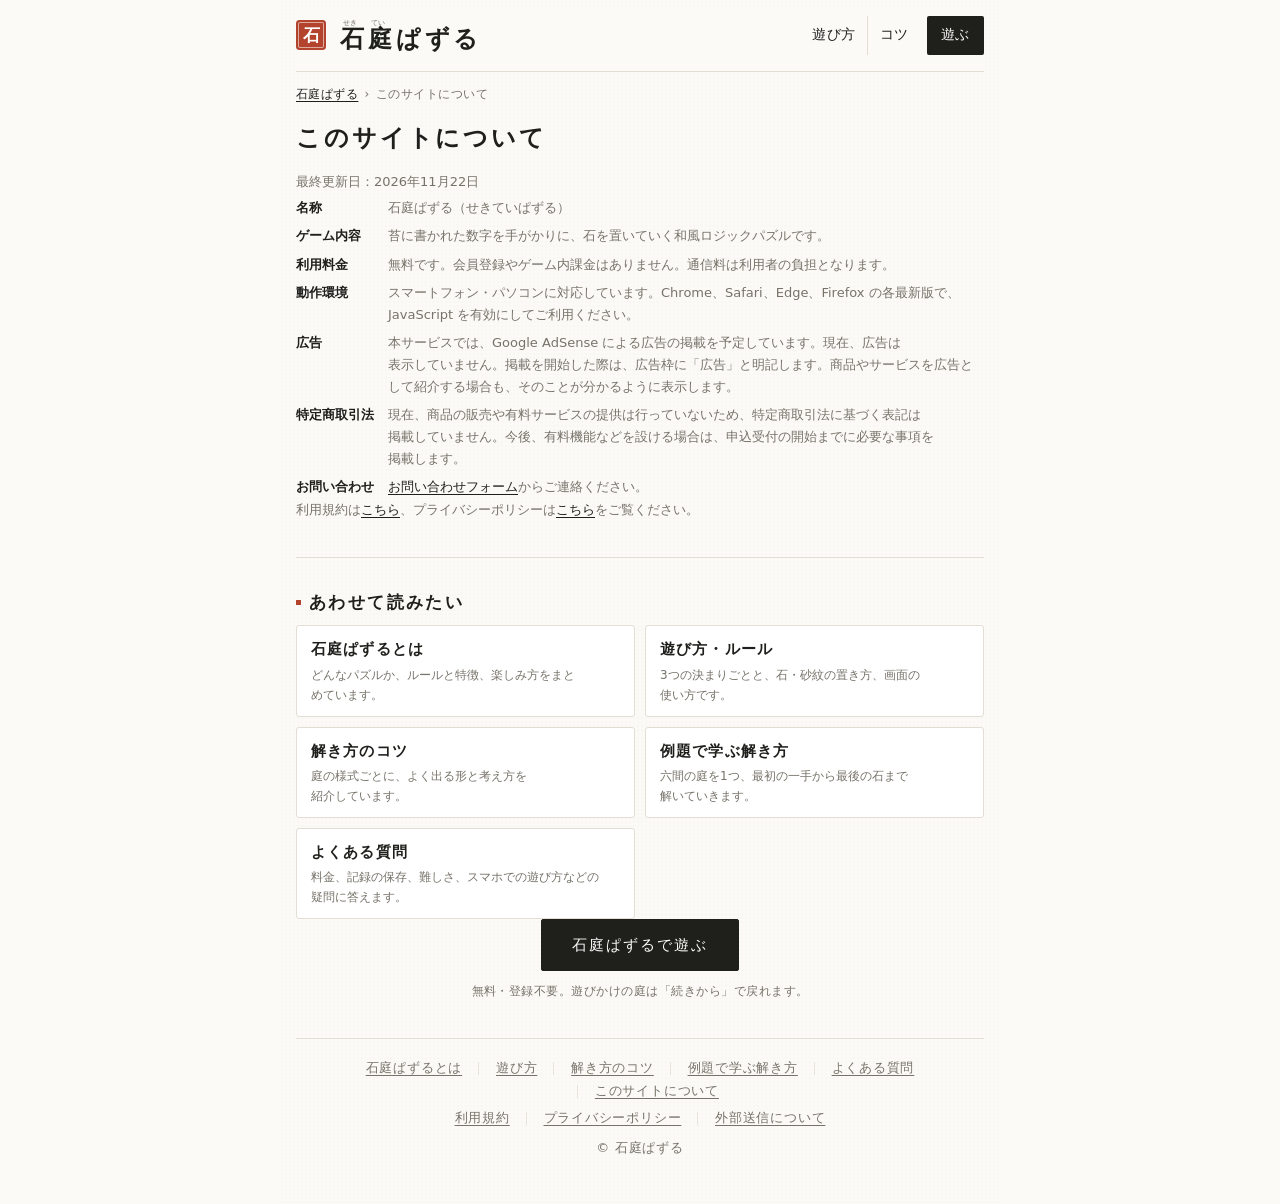
<file: about/index.html>
<!doctype html>
<html lang="ja" class="doc">
<head>
<meta charset="utf-8">
<meta name="viewport" content="width=device-width,initial-scale=1,viewport-fit=cover">
<meta http-equiv="Content-Security-Policy" content="default-src 'self'; script-src 'none'; style-src 'self' 'unsafe-inline' https://fonts.googleapis.com; font-src https://fonts.gstatic.com; img-src 'self' data:; object-src 'none'; base-uri 'none'; form-action 'none'">
<meta name="referrer" content="no-referrer">
<title>このサイトについて｜石庭ぱずる</title>
<meta name="description" content="石庭ぱずるの名称、内容、料金、動作環境、広告の扱い、運営者の情報です。">
<meta name="theme-color" content="#fbfaf7">
<link rel="canonical" href="https://puzzle-sekitei.jp/about/">
<meta property="og:title" content="このサイトについて｜石庭ぱずる">
<meta property="og:description" content="石庭ぱずるの名称、内容、料金、動作環境、広告の扱い、運営者の情報です。">
<meta property="og:type" content="article">
<meta property="og:url" content="https://puzzle-sekitei.jp/about/">
<meta property="og:site_name" content="石庭ぱずる">
<meta property="og:locale" content="ja_JP">
<meta property="og:image" content="https://puzzle-sekitei.jp/og.png">
<meta property="og:image:width" content="1200">
<meta property="og:image:height" content="630">
<meta name="twitter:card" content="summary_large_image">
<link rel="icon" href="../icon.svg" type="image/svg+xml">
<link rel="apple-touch-icon" href="../apple-touch-icon.png">
<link rel="preconnect" href="https://fonts.googleapis.com">
<link rel="preconnect" href="https://fonts.gstatic.com" crossorigin>
<link rel="stylesheet" href="https://fonts.googleapis.com/css2?family=Shippori+Mincho+B1:wght@500;700;800&family=Zen+Kaku+Gothic+New:wght@400;500;700&display=swap">
<link rel="stylesheet" href="../assets/site.css">
<script type="application/ld+json">{"@context": "https://schema.org", "@type": "BreadcrumbList", "itemListElement": [{"@type": "ListItem", "position": 1, "name": "石庭ぱずる", "item": "https://puzzle-sekitei.jp/"}, {"@type": "ListItem", "position": 2, "name": "このサイトについて", "item": "https://puzzle-sekitei.jp/about/"}]}</script>
</head>
<body class="docpage">

<header class="top">
  <a class="brand" href="../"><span class="seal" aria-hidden="true">石</span><span class="brandname"><ruby>石<rt>せき</rt>庭<rt>てい</rt></ruby>ぱずる</span></a>
  <nav class="topbtns" aria-label="メニュー"><a class="btn" href="../rules/">遊び方</a><a class="btn" href="../tips/">コツ</a><a class="btn em" href="../">遊ぶ</a></nav>
</header>
<nav class="crumbs" aria-label="現在地"><ol><li><a href="../">石庭ぱずる</a></li><li aria-current="page">このサイトについて</li></ol></nav>
<main class="doc">
<h1>このサイトについて</h1>

<p class="small">最終更新日：2026年11月22日</p>
<dl class="about">
        <dt>名称</dt><dd>石庭ぱずる（せきていぱずる）</dd>
        <dt>ゲーム内容</dt><dd>苔に書かれた数字を手がかりに、石を置いていく和風ロジックパズルです。</dd>
        <dt>利用料金</dt><dd>無料です。会員登録やゲーム内課金はありません。通信料は利用者の負担となります。</dd>
        <dt>動作環境</dt><dd>スマートフォン・パソコンに対応しています。Chrome、Safari、Edge、Firefox の各最新版で、JavaScript を有効にしてご利用ください。</dd>
        <dt>広告</dt><dd>本サービスでは、Google AdSense による広告の掲載を予定しています。現在、広告は表示していません。掲載を開始した際は、広告枠に「広告」と明記します。商品やサービスを広告として紹介する場合も、そのことが分かるように表示します。</dd>
        <dt>特定商取引法</dt><dd>現在、商品の販売や有料サービスの提供は行っていないため、特定商取引法に基づく表記は掲載していません。今後、有料機能などを設ける場合は、申込受付の開始までに必要な事項を掲載します。</dd>
        <dt>お問い合わせ</dt><dd><a href="https://forms.gle/8PzQznwaLtBYLGqs6" target="_blank" rel="noopener noreferrer">お問い合わせフォーム</a>からご連絡ください。</dd>
      </dl>
<p class="small">利用規約は<a href="../terms/">こちら</a>、プライバシーポリシーは<a href="../privacy/">こちら</a>をご覧ください。</p>
<section class="readmore"><h2>あわせて読みたい</h2><ul class="readlinks two"><li><a href="../intro/"><b>石庭ぱずるとは</b><span>どんなパズルか、ルールと特徴、楽しみ方をまとめています。</span></a></li><li><a href="../rules/"><b>遊び方・ルール</b><span>3つの決まりごとと、石・砂紋の置き方、画面の使い方です。</span></a></li><li><a href="../tips/"><b>解き方のコツ</b><span>庭の様式ごとに、よく出る形と考え方を紹介しています。</span></a></li><li><a href="../tips/example/"><b>例題で学ぶ解き方</b><span>六間の庭を1つ、最初の一手から最後の石まで解いていきます。</span></a></li><li><a href="../faq/"><b>よくある質問</b><span>料金、記録の保存、難しさ、スマホでの遊び方などの疑問に答えます。</span></a></li></ul></section>
<p class="doccta"><a class="btn em" href="../">石庭ぱずるで遊ぶ</a><span class="ctanote">無料・登録不要。遊びかけの庭は「続きから」で戻れます。</span></p>
</main>
<footer class="sitefoot"><nav class="footnav" aria-label="サイト内の案内"><a href="../intro/">石庭ぱずるとは</a><a href="../rules/">遊び方</a><a href="../tips/">解き方のコツ</a><a href="../tips/example/">例題で学ぶ解き方</a><a href="../faq/">よくある質問</a><a href="../about/">このサイトについて</a></nav><nav class="footnav" aria-label="規約"><a href="../terms/">利用規約</a><a href="../privacy/">プライバシーポリシー</a><a href="../privacy/#extsend">外部送信について</a></nav><div style="margin-top:8px">© 石庭ぱずる</div></footer>
</body>
</html>
</file>
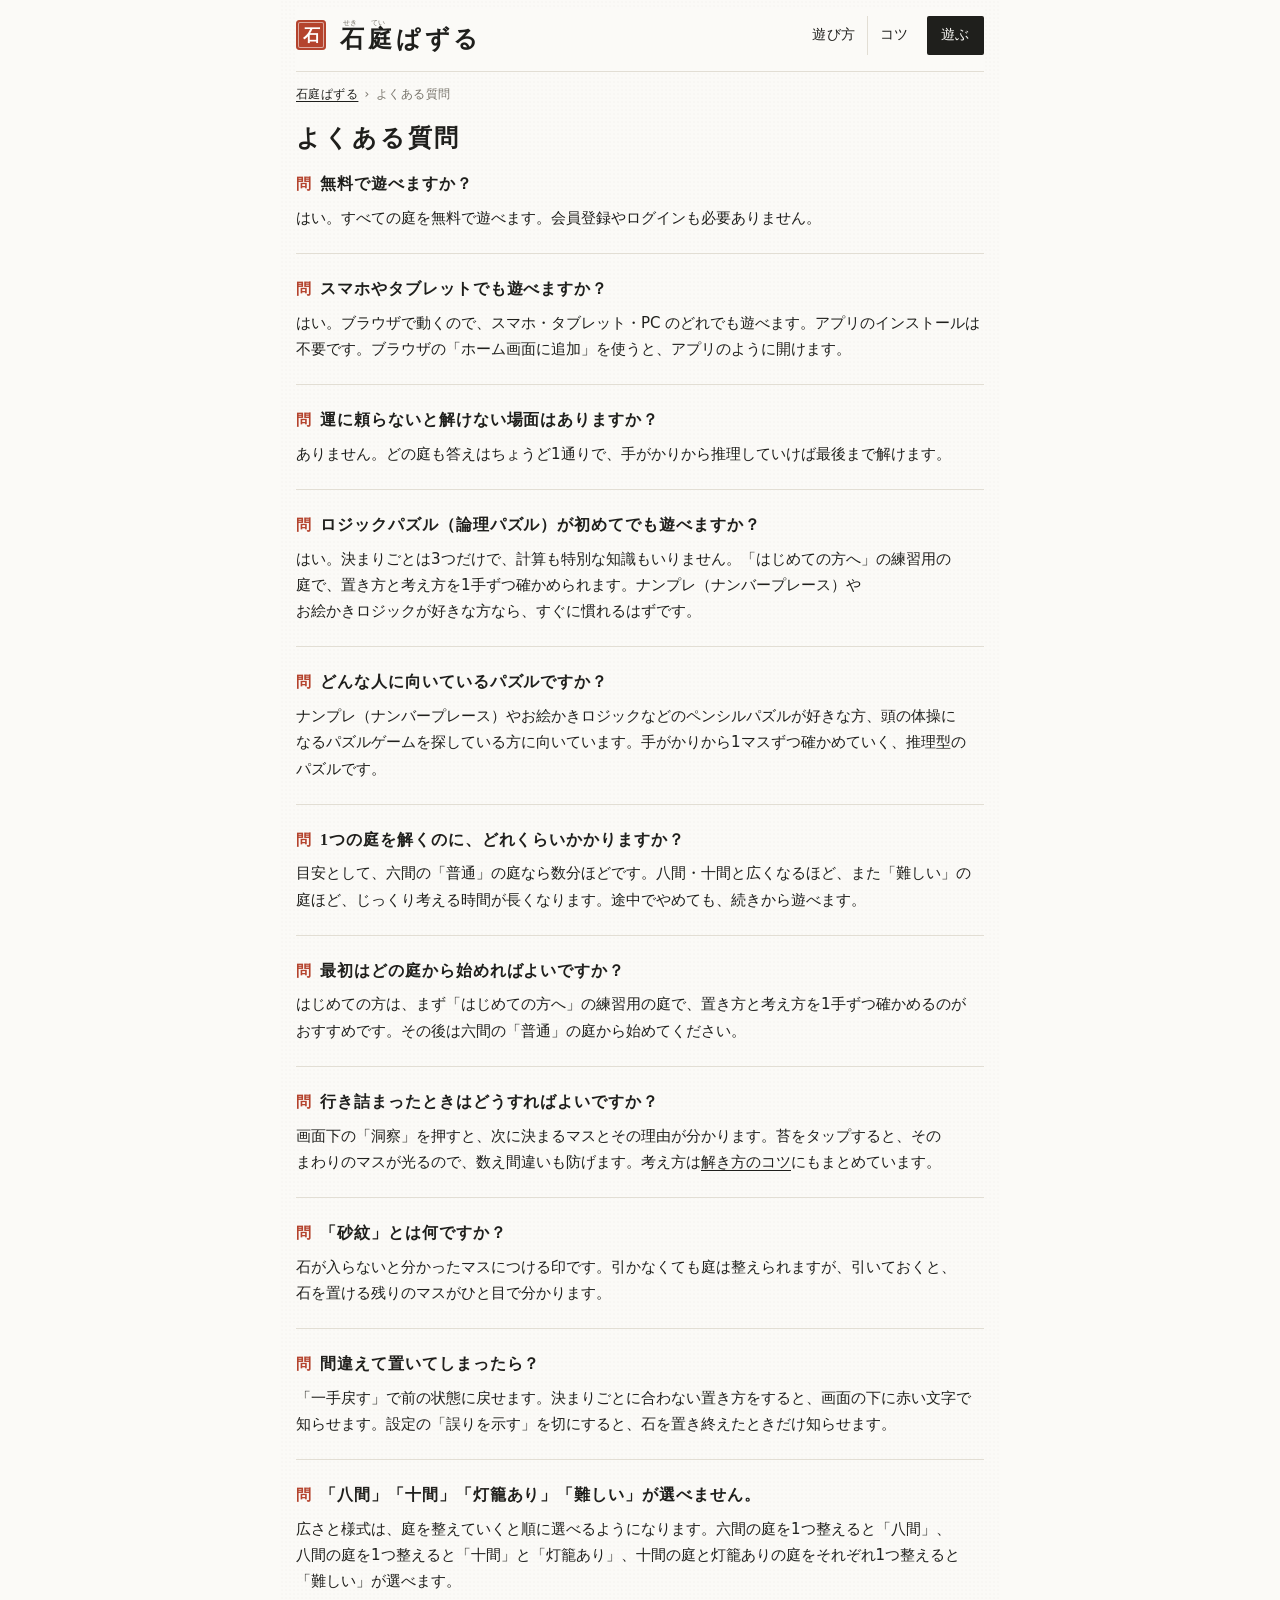
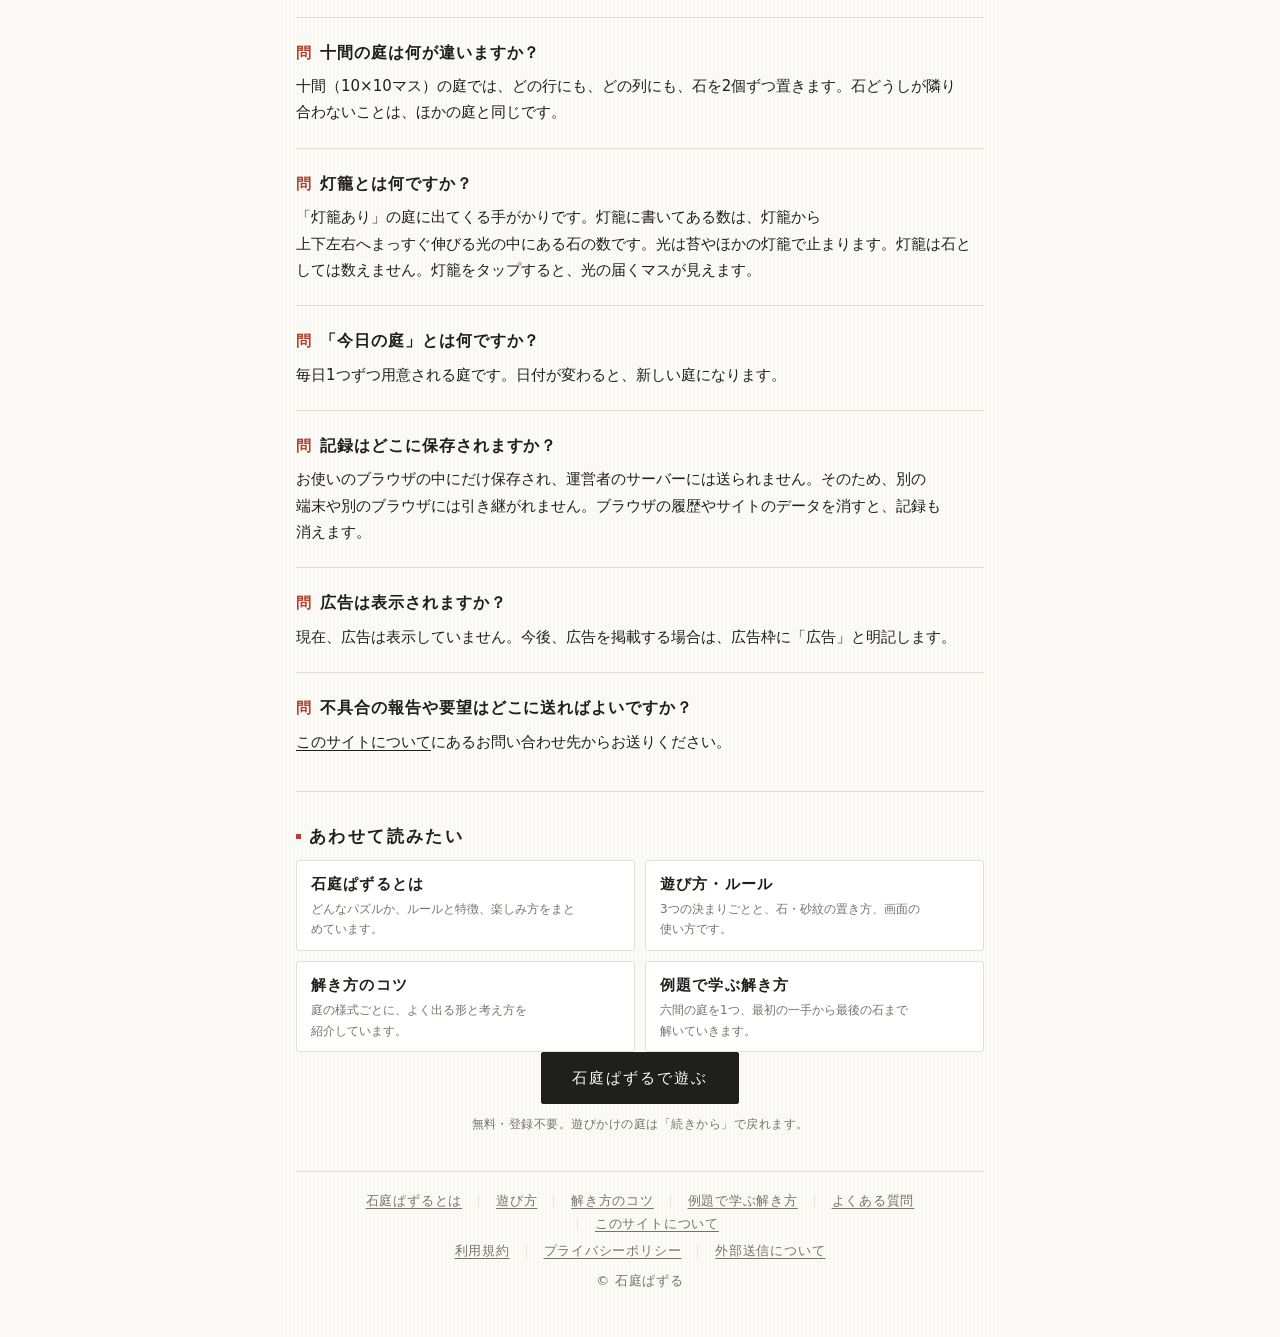
<file: faq/index.html>
<!doctype html>
<html lang="ja" class="doc">
<head>
<meta charset="utf-8">
<meta name="viewport" content="width=device-width,initial-scale=1,viewport-fit=cover">
<meta http-equiv="Content-Security-Policy" content="default-src 'self'; script-src 'none'; style-src 'self' 'unsafe-inline' https://fonts.googleapis.com; font-src https://fonts.gstatic.com; img-src 'self' data:; object-src 'none'; base-uri 'none'; form-action 'none'">
<meta name="referrer" content="no-referrer">
<title>よくある質問｜石庭ぱずる</title>
<meta name="description" content="無料のパズルゲーム「石庭ぱずる」のよくある質問。料金、スマホでの遊び方、行き詰まったときの「洞察」、砂紋、広さや様式が選べるようになる条件、記録の保存先などにお答えします。">
<meta name="theme-color" content="#fbfaf7">
<link rel="canonical" href="https://puzzle-sekitei.jp/faq/">
<meta property="og:title" content="よくある質問｜石庭ぱずる">
<meta property="og:description" content="無料のパズルゲーム「石庭ぱずる」のよくある質問。料金、スマホでの遊び方、行き詰まったときの「洞察」、砂紋、広さや様式が選べるようになる条件、記録の保存先などにお答えします。">
<meta property="og:type" content="article">
<meta property="og:url" content="https://puzzle-sekitei.jp/faq/">
<meta property="og:site_name" content="石庭ぱずる">
<meta property="og:locale" content="ja_JP">
<meta property="og:image" content="https://puzzle-sekitei.jp/og.png">
<meta property="og:image:width" content="1200">
<meta property="og:image:height" content="630">
<meta name="twitter:card" content="summary_large_image">
<link rel="icon" href="../icon.svg" type="image/svg+xml">
<link rel="apple-touch-icon" href="../apple-touch-icon.png">
<link rel="preconnect" href="https://fonts.googleapis.com">
<link rel="preconnect" href="https://fonts.gstatic.com" crossorigin>
<link rel="stylesheet" href="https://fonts.googleapis.com/css2?family=Shippori+Mincho+B1:wght@500;700;800&family=Zen+Kaku+Gothic+New:wght@400;500;700&display=swap">
<link rel="stylesheet" href="../assets/site.css">
<script type="application/ld+json">{"@context": "https://schema.org", "@type": "BreadcrumbList", "itemListElement": [{"@type": "ListItem", "position": 1, "name": "石庭ぱずる", "item": "https://puzzle-sekitei.jp/"}, {"@type": "ListItem", "position": 2, "name": "よくある質問", "item": "https://puzzle-sekitei.jp/faq/"}]}</script>
<script type="application/ld+json">{"@context": "https://schema.org", "@type": "FAQPage", "mainEntity": [{"@type": "Question", "name": "無料で遊べますか？", "acceptedAnswer": {"@type": "Answer", "text": "はい。すべての庭を無料で遊べます。会員登録やログインも必要ありません。"}}, {"@type": "Question", "name": "スマホやタブレットでも遊べますか？", "acceptedAnswer": {"@type": "Answer", "text": "はい。ブラウザで動くので、スマホ・タブレット・PC のどれでも遊べます。アプリのインストールは不要です。ブラウザの「ホーム画面に追加」を使うと、アプリのように開けます。"}}, {"@type": "Question", "name": "運に頼らないと解けない場面はありますか？", "acceptedAnswer": {"@type": "Answer", "text": "ありません。どの庭も答えはちょうど1通りで、手がかりから推理していけば最後まで解けます。"}}, {"@type": "Question", "name": "ロジックパズル（論理パズル）が初めてでも遊べますか？", "acceptedAnswer": {"@type": "Answer", "text": "はい。決まりごとは3つだけで、計算も特別な知識もいりません。「はじめての方へ」の練習用の庭で、置き方と考え方を1手ずつ確かめられます。ナンプレ（ナンバープレース）やお絵かきロジックが好きな方なら、すぐに慣れるはずです。"}}, {"@type": "Question", "name": "どんな人に向いているパズルですか？", "acceptedAnswer": {"@type": "Answer", "text": "ナンプレ（ナンバープレース）やお絵かきロジックなどのペンシルパズルが好きな方、頭の体操になるパズルゲームを探している方に向いています。手がかりから1マスずつ確かめていく、推理型のパズルです。"}}, {"@type": "Question", "name": "1つの庭を解くのに、どれくらいかかりますか？", "acceptedAnswer": {"@type": "Answer", "text": "目安として、六間の「普通」の庭なら数分ほどです。八間・十間と広くなるほど、また「難しい」の庭ほど、じっくり考える時間が長くなります。途中でやめても、続きから遊べます。"}}, {"@type": "Question", "name": "最初はどの庭から始めればよいですか？", "acceptedAnswer": {"@type": "Answer", "text": "はじめての方は、まず「はじめての方へ」の練習用の庭で、置き方と考え方を1手ずつ確かめるのがおすすめです。その後は六間の「普通」の庭から始めてください。"}}, {"@type": "Question", "name": "行き詰まったときはどうすればよいですか？", "acceptedAnswer": {"@type": "Answer", "text": "画面下の「洞察」を押すと、次に決まるマスとその理由が分かります。苔をタップすると、そのまわりのマスが光るので、数え間違いも防げます。考え方は解き方のコツにもまとめています。"}}, {"@type": "Question", "name": "「砂紋」とは何ですか？", "acceptedAnswer": {"@type": "Answer", "text": "石が入らないと分かったマスにつける印です。引かなくても庭は整えられますが、引いておくと、石を置ける残りのマスがひと目で分かります。"}}, {"@type": "Question", "name": "間違えて置いてしまったら？", "acceptedAnswer": {"@type": "Answer", "text": "「一手戻す」で前の状態に戻せます。決まりごとに合わない置き方をすると、画面の下に赤い文字で知らせます。設定の「誤りを示す」を切にすると、石を置き終えたときだけ知らせます。"}}, {"@type": "Question", "name": "「八間」「十間」「灯籠あり」「難しい」が選べません。", "acceptedAnswer": {"@type": "Answer", "text": "広さと様式は、庭を整えていくと順に選べるようになります。六間の庭を1つ整えると「八間」、八間の庭を1つ整えると「十間」と「灯籠あり」、十間の庭と灯籠ありの庭をそれぞれ1つ整えると「難しい」が選べます。"}}, {"@type": "Question", "name": "十間の庭は何が違いますか？", "acceptedAnswer": {"@type": "Answer", "text": "十間（10×10マス）の庭では、どの行にも、どの列にも、石を2個ずつ置きます。石どうしが隣り合わないことは、ほかの庭と同じです。"}}, {"@type": "Question", "name": "灯籠とは何ですか？", "acceptedAnswer": {"@type": "Answer", "text": "「灯籠あり」の庭に出てくる手がかりです。灯籠に書いてある数は、灯籠から上下左右へまっすぐ伸びる光の中にある石の数です。光は苔やほかの灯籠で止まります。灯籠は石としては数えません。灯籠をタップすると、光の届くマスが見えます。"}}, {"@type": "Question", "name": "「今日の庭」とは何ですか？", "acceptedAnswer": {"@type": "Answer", "text": "毎日1つずつ用意される庭です。日付が変わると、新しい庭になります。"}}, {"@type": "Question", "name": "記録はどこに保存されますか？", "acceptedAnswer": {"@type": "Answer", "text": "お使いのブラウザの中にだけ保存され、運営者のサーバーには送られません。そのため、別の端末や別のブラウザには引き継がれません。ブラウザの履歴やサイトのデータを消すと、記録も消えます。"}}, {"@type": "Question", "name": "広告は表示されますか？", "acceptedAnswer": {"@type": "Answer", "text": "現在、広告は表示していません。今後、広告を掲載する場合は、広告枠に「広告」と明記します。"}}, {"@type": "Question", "name": "不具合の報告や要望はどこに送ればよいですか？", "acceptedAnswer": {"@type": "Answer", "text": "このサイトについてにあるお問い合わせ先からお送りください。"}}]}</script>
</head>
<body class="docpage">

<header class="top">
  <a class="brand" href="../"><span class="seal" aria-hidden="true">石</span><span class="brandname"><ruby>石<rt>せき</rt>庭<rt>てい</rt></ruby>ぱずる</span></a>
  <nav class="topbtns" aria-label="メニュー"><a class="btn" href="../rules/">遊び方</a><a class="btn" href="../tips/">コツ</a><a class="btn em" href="../">遊ぶ</a></nav>
</header>
<nav class="crumbs" aria-label="現在地"><ol><li><a href="../">石庭ぱずる</a></li><li aria-current="page">よくある質問</li></ol></nav>
<main class="doc">
<h1>よくある質問</h1>

<div class="faq"><section><h2>無料で遊べますか？</h2><p>はい。すべての庭を無料で遊べます。会員登録やログインも必要ありません。</p></section><section><h2>スマホやタブレットでも遊べますか？</h2><p>はい。ブラウザで動くので、スマホ・タブレット・PC のどれでも遊べます。アプリのインストールは不要です。ブラウザの「ホーム画面に追加」を使うと、アプリのように開けます。</p></section><section><h2>運に頼らないと解けない場面はありますか？</h2><p>ありません。どの庭も答えはちょうど1通りで、手がかりから推理していけば最後まで解けます。</p></section><section><h2>ロジックパズル（論理パズル）が初めてでも遊べますか？</h2><p>はい。決まりごとは3つだけで、計算も特別な知識もいりません。「はじめての方へ」の練習用の庭で、置き方と考え方を1手ずつ確かめられます。ナンプレ（ナンバープレース）やお絵かきロジックが好きな方なら、すぐに慣れるはずです。</p></section><section><h2>どんな人に向いているパズルですか？</h2><p>ナンプレ（ナンバープレース）やお絵かきロジックなどのペンシルパズルが好きな方、頭の体操になるパズルゲームを探している方に向いています。手がかりから1マスずつ確かめていく、推理型のパズルです。</p></section><section><h2>1つの庭を解くのに、どれくらいかかりますか？</h2><p>目安として、六間の「普通」の庭なら数分ほどです。八間・十間と広くなるほど、また「難しい」の庭ほど、じっくり考える時間が長くなります。途中でやめても、続きから遊べます。</p></section><section><h2>最初はどの庭から始めればよいですか？</h2><p>はじめての方は、まず「はじめての方へ」の練習用の庭で、置き方と考え方を1手ずつ確かめるのがおすすめです。その後は六間の「普通」の庭から始めてください。</p></section><section><h2>行き詰まったときはどうすればよいですか？</h2><p>画面下の「洞察」を押すと、次に決まるマスとその理由が分かります。苔をタップすると、そのまわりのマスが光るので、数え間違いも防げます。考え方は<a href="../tips/">解き方のコツ</a>にもまとめています。</p></section><section><h2>「砂紋」とは何ですか？</h2><p>石が入らないと分かったマスにつける印です。引かなくても庭は整えられますが、引いておくと、石を置ける残りのマスがひと目で分かります。</p></section><section><h2>間違えて置いてしまったら？</h2><p>「一手戻す」で前の状態に戻せます。決まりごとに合わない置き方をすると、画面の下に赤い文字で知らせます。設定の「誤りを示す」を切にすると、石を置き終えたときだけ知らせます。</p></section><section><h2>「八間」「十間」「灯籠あり」「難しい」が選べません。</h2><p>広さと様式は、庭を整えていくと順に選べるようになります。六間の庭を1つ整えると「八間」、八間の庭を1つ整えると「十間」と「灯籠あり」、十間の庭と灯籠ありの庭をそれぞれ1つ整えると「難しい」が選べます。</p></section><section><h2>十間の庭は何が違いますか？</h2><p>十間（10×10マス）の庭では、どの行にも、どの列にも、石を2個ずつ置きます。石どうしが隣り合わないことは、ほかの庭と同じです。</p></section><section><h2>灯籠とは何ですか？</h2><p>「灯籠あり」の庭に出てくる手がかりです。灯籠に書いてある数は、灯籠から上下左右へまっすぐ伸びる光の中にある石の数です。光は苔やほかの灯籠で止まります。灯籠は石としては数えません。灯籠をタップすると、光の届くマスが見えます。</p></section><section><h2>「今日の庭」とは何ですか？</h2><p>毎日1つずつ用意される庭です。日付が変わると、新しい庭になります。</p></section><section><h2>記録はどこに保存されますか？</h2><p>お使いのブラウザの中にだけ保存され、運営者のサーバーには送られません。そのため、別の端末や別のブラウザには引き継がれません。ブラウザの履歴やサイトのデータを消すと、記録も消えます。</p></section><section><h2>広告は表示されますか？</h2><p>現在、広告は表示していません。今後、広告を掲載する場合は、広告枠に「広告」と明記します。</p></section><section><h2>不具合の報告や要望はどこに送ればよいですか？</h2><p><a href="../about/">このサイトについて</a>にあるお問い合わせ先からお送りください。</p></section></div>
<section class="readmore"><h2>あわせて読みたい</h2><ul class="readlinks two"><li><a href="../intro/"><b>石庭ぱずるとは</b><span>どんなパズルか、ルールと特徴、楽しみ方をまとめています。</span></a></li><li><a href="../rules/"><b>遊び方・ルール</b><span>3つの決まりごとと、石・砂紋の置き方、画面の使い方です。</span></a></li><li><a href="../tips/"><b>解き方のコツ</b><span>庭の様式ごとに、よく出る形と考え方を紹介しています。</span></a></li><li><a href="../tips/example/"><b>例題で学ぶ解き方</b><span>六間の庭を1つ、最初の一手から最後の石まで解いていきます。</span></a></li></ul></section>
<p class="doccta"><a class="btn em" href="../">石庭ぱずるで遊ぶ</a><span class="ctanote">無料・登録不要。遊びかけの庭は「続きから」で戻れます。</span></p>
</main>
<footer class="sitefoot"><nav class="footnav" aria-label="サイト内の案内"><a href="../intro/">石庭ぱずるとは</a><a href="../rules/">遊び方</a><a href="../tips/">解き方のコツ</a><a href="../tips/example/">例題で学ぶ解き方</a><a href="../faq/">よくある質問</a><a href="../about/">このサイトについて</a></nav><nav class="footnav" aria-label="規約"><a href="../terms/">利用規約</a><a href="../privacy/">プライバシーポリシー</a><a href="../privacy/#extsend">外部送信について</a></nav><div style="margin-top:8px">© 石庭ぱずる</div></footer>
</body>
</html>
</file>
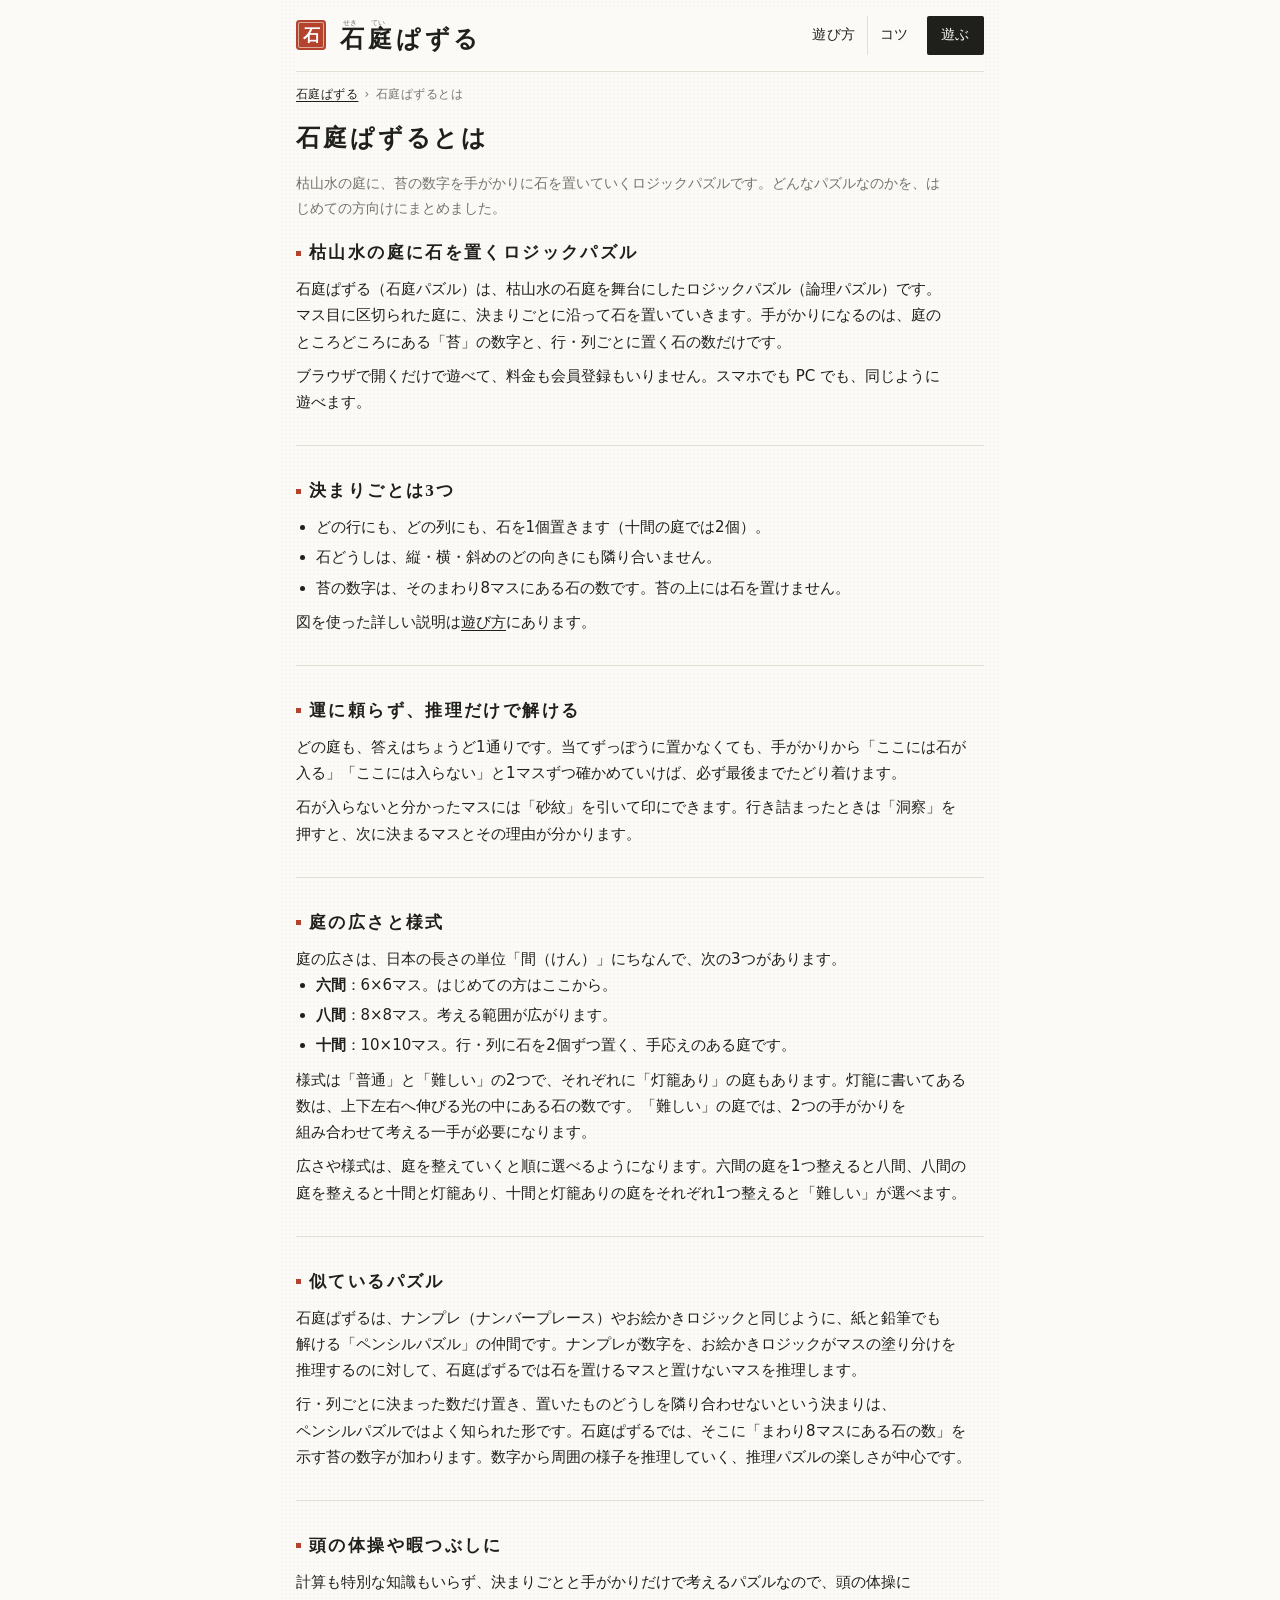
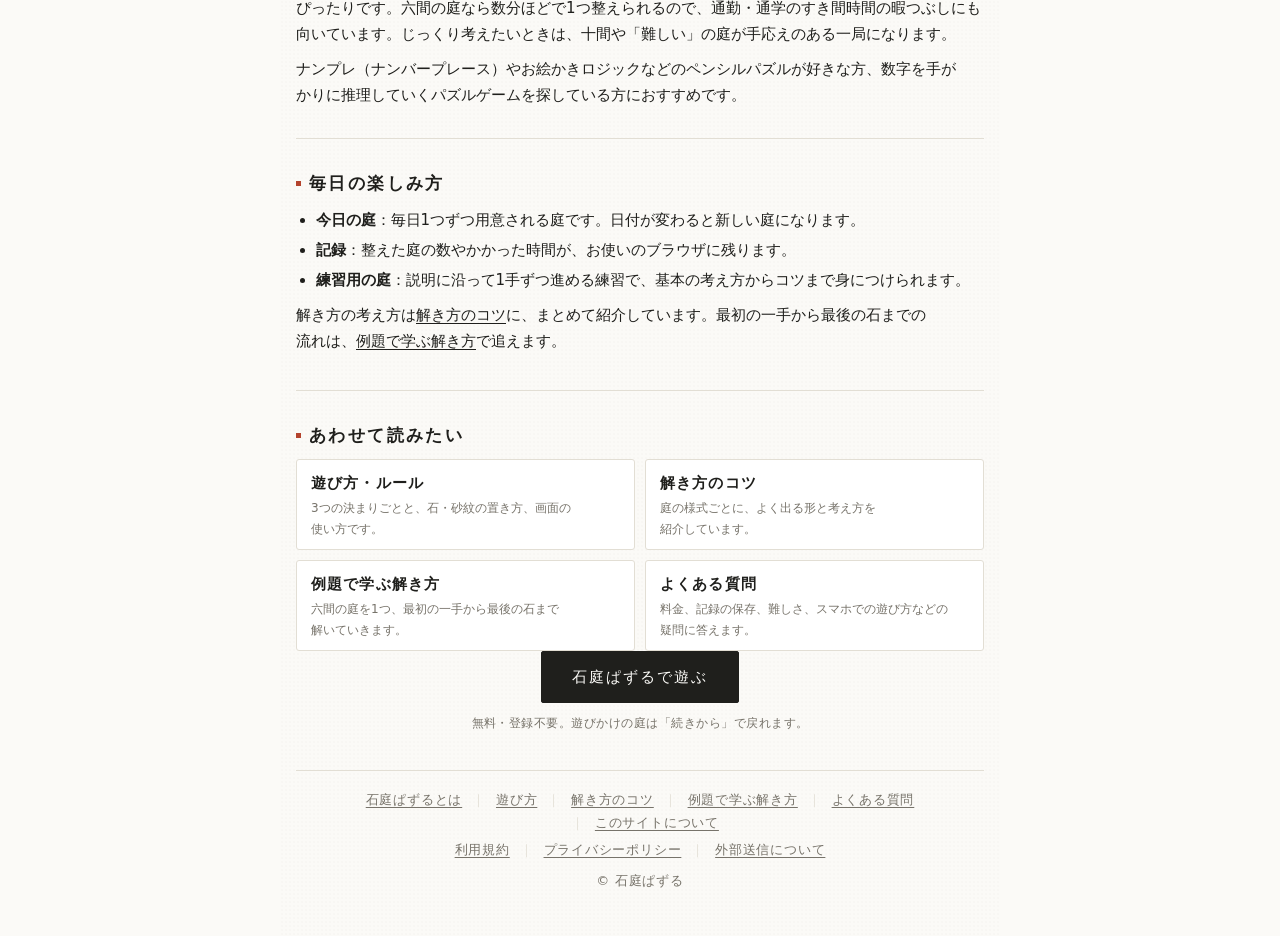
<file: intro/index.html>
<!doctype html>
<html lang="ja" class="doc">
<head>
<meta charset="utf-8">
<meta name="viewport" content="width=device-width,initial-scale=1,viewport-fit=cover">
<meta http-equiv="Content-Security-Policy" content="default-src 'self'; script-src 'none'; style-src 'self' 'unsafe-inline' https://fonts.googleapis.com; font-src https://fonts.gstatic.com; img-src 'self' data:; object-src 'none'; base-uri 'none'; form-action 'none'">
<meta name="referrer" content="no-referrer">
<title>石庭ぱずるとは？和風ロジックパズルのルールと特徴｜石庭ぱずる</title>
<meta name="description" content="石庭ぱずるは、ブラウザで無料で遊べる和風のパズルゲーム、ロジックパズル（論理パズル）です。3つの決まりごと、推理だけで解ける仕組み、庭の広さと様式、似ているパズルとの違いを紹介します。">
<meta name="theme-color" content="#fbfaf7">
<link rel="canonical" href="https://puzzle-sekitei.jp/intro/">
<meta property="og:title" content="石庭ぱずるとは？和風ロジックパズルのルールと特徴｜石庭ぱずる">
<meta property="og:description" content="石庭ぱずるは、ブラウザで無料で遊べる和風のパズルゲーム、ロジックパズル（論理パズル）です。3つの決まりごと、推理だけで解ける仕組み、庭の広さと様式、似ているパズルとの違いを紹介します。">
<meta property="og:type" content="article">
<meta property="og:url" content="https://puzzle-sekitei.jp/intro/">
<meta property="og:site_name" content="石庭ぱずる">
<meta property="og:locale" content="ja_JP">
<meta property="og:image" content="https://puzzle-sekitei.jp/og.png">
<meta property="og:image:width" content="1200">
<meta property="og:image:height" content="630">
<meta name="twitter:card" content="summary_large_image">
<link rel="icon" href="../icon.svg" type="image/svg+xml">
<link rel="apple-touch-icon" href="../apple-touch-icon.png">
<link rel="preconnect" href="https://fonts.googleapis.com">
<link rel="preconnect" href="https://fonts.gstatic.com" crossorigin>
<link rel="stylesheet" href="https://fonts.googleapis.com/css2?family=Shippori+Mincho+B1:wght@500;700;800&family=Zen+Kaku+Gothic+New:wght@400;500;700&display=swap">
<link rel="stylesheet" href="../assets/site.css">
<script type="application/ld+json">{"@context": "https://schema.org", "@type": "BreadcrumbList", "itemListElement": [{"@type": "ListItem", "position": 1, "name": "石庭ぱずる", "item": "https://puzzle-sekitei.jp/"}, {"@type": "ListItem", "position": 2, "name": "石庭ぱずるとは", "item": "https://puzzle-sekitei.jp/intro/"}]}</script>
</head>
<body class="docpage">

<header class="top">
  <a class="brand" href="../"><span class="seal" aria-hidden="true">石</span><span class="brandname"><ruby>石<rt>せき</rt>庭<rt>てい</rt></ruby>ぱずる</span></a>
  <nav class="topbtns" aria-label="メニュー"><a class="btn" href="../rules/">遊び方</a><a class="btn" href="../tips/">コツ</a><a class="btn em" href="../">遊ぶ</a></nav>
</header>
<nav class="crumbs" aria-label="現在地"><ol><li><a href="../">石庭ぱずる</a></li><li aria-current="page">石庭ぱずるとは</li></ol></nav>
<main class="doc">
<h1>石庭ぱずるとは</h1>
<p class="lead">枯山水の庭に、苔の数字を手がかりに石を置いていくロジックパズルです。どんなパズルなのかを、はじめての方向けにまとめました。</p>

<section><h2>枯山水の庭に石を置くロジックパズル</h2>
<p>石庭ぱずる（石庭パズル）は、枯山水の石庭を舞台にしたロジックパズル（論理パズル）です。マス目に区切られた庭に、決まりごとに沿って石を置いていきます。手がかりになるのは、庭のところどころにある「苔」の数字と、行・列ごとに置く石の数だけです。</p>
<p>ブラウザで開くだけで遊べて、料金も会員登録もいりません。スマホでも PC でも、同じように遊べます。</p>
</section>
<section><h2>決まりごとは3つ</h2>
<ul class="plain">
<li>どの行にも、どの列にも、石を1個置きます（十間の庭では2個）。</li>
<li>石どうしは、縦・横・斜めのどの向きにも隣り合いません。</li>
<li>苔の数字は、そのまわり8マスにある石の数です。苔の上には石を置けません。</li>
</ul>
<p>図を使った詳しい説明は<a href="../rules/">遊び方</a>にあります。</p>
</section>
<section><h2>運に頼らず、推理だけで解ける</h2>
<p>どの庭も、答えはちょうど1通りです。当てずっぽうに置かなくても、手がかりから「ここには石が入る」「ここには入らない」と1マスずつ確かめていけば、必ず最後までたどり着けます。</p>
<p>石が入らないと分かったマスには「砂紋」を引いて印にできます。行き詰まったときは「洞察」を押すと、次に決まるマスとその理由が分かります。</p>
</section>
<section><h2>庭の広さと様式</h2>
<p>庭の広さは、日本の長さの単位「間（けん）」にちなんで、次の3つがあります。</p>
<ul class="plain">
<li><b>六間</b>：6×6マス。はじめての方はここから。</li>
<li><b>八間</b>：8×8マス。考える範囲が広がります。</li>
<li><b>十間</b>：10×10マス。行・列に石を2個ずつ置く、手応えのある庭です。</li>
</ul>
<p>様式は「普通」と「難しい」の2つで、それぞれに「灯籠あり」の庭もあります。灯籠に書いてある数は、上下左右へ伸びる光の中にある石の数です。「難しい」の庭では、2つの手がかりを組み合わせて考える一手が必要になります。</p>
<p>広さや様式は、庭を整えていくと順に選べるようになります。六間の庭を1つ整えると八間、八間の庭を整えると十間と灯籠あり、十間と灯籠ありの庭をそれぞれ1つ整えると「難しい」が選べます。</p>
</section>
<section><h2>似ているパズル</h2>
<p>石庭ぱずるは、ナンプレ（ナンバープレース）やお絵かきロジックと同じように、紙と鉛筆でも解ける「ペンシルパズル」の仲間です。ナンプレが数字を、お絵かきロジックがマスの塗り分けを推理するのに対して、石庭ぱずるでは石を置けるマスと置けないマスを推理します。</p>
<p>行・列ごとに決まった数だけ置き、置いたものどうしを隣り合わせないという決まりは、ペンシルパズルではよく知られた形です。石庭ぱずるでは、そこに「まわり8マスにある石の数」を示す苔の数字が加わります。数字から周囲の様子を推理していく、推理パズルの楽しさが中心です。</p>
</section>
<section><h2>頭の体操や暇つぶしに</h2>
<p>計算も特別な知識もいらず、決まりごとと手がかりだけで考えるパズルなので、頭の体操にぴったりです。六間の庭なら数分ほどで1つ整えられるので、通勤・通学のすき間時間の暇つぶしにも向いています。じっくり考えたいときは、十間や「難しい」の庭が手応えのある一局になります。</p>
<p>ナンプレ（ナンバープレース）やお絵かきロジックなどのペンシルパズルが好きな方、数字を手がかりに推理していくパズルゲームを探している方におすすめです。</p>
</section>
<section><h2>毎日の楽しみ方</h2>
<ul class="plain">
<li><b>今日の庭</b>：毎日1つずつ用意される庭です。日付が変わると新しい庭になります。</li>
<li><b>記録</b>：整えた庭の数やかかった時間が、お使いのブラウザに残ります。</li>
<li><b>練習用の庭</b>：説明に沿って1手ずつ進める練習で、基本の考え方からコツまで身につけられます。</li>
</ul>
<p>解き方の考え方は<a href="../tips/">解き方のコツ</a>に、まとめて紹介しています。最初の一手から最後の石までの流れは、<a href="../tips/example/">例題で学ぶ解き方</a>で追えます。</p>
</section>

<section class="readmore"><h2>あわせて読みたい</h2><ul class="readlinks two"><li><a href="../rules/"><b>遊び方・ルール</b><span>3つの決まりごとと、石・砂紋の置き方、画面の使い方です。</span></a></li><li><a href="../tips/"><b>解き方のコツ</b><span>庭の様式ごとに、よく出る形と考え方を紹介しています。</span></a></li><li><a href="../tips/example/"><b>例題で学ぶ解き方</b><span>六間の庭を1つ、最初の一手から最後の石まで解いていきます。</span></a></li><li><a href="../faq/"><b>よくある質問</b><span>料金、記録の保存、難しさ、スマホでの遊び方などの疑問に答えます。</span></a></li></ul></section>
<p class="doccta"><a class="btn em" href="../">石庭ぱずるで遊ぶ</a><span class="ctanote">無料・登録不要。遊びかけの庭は「続きから」で戻れます。</span></p>
</main>
<footer class="sitefoot"><nav class="footnav" aria-label="サイト内の案内"><a href="../intro/">石庭ぱずるとは</a><a href="../rules/">遊び方</a><a href="../tips/">解き方のコツ</a><a href="../tips/example/">例題で学ぶ解き方</a><a href="../faq/">よくある質問</a><a href="../about/">このサイトについて</a></nav><nav class="footnav" aria-label="規約"><a href="../terms/">利用規約</a><a href="../privacy/">プライバシーポリシー</a><a href="../privacy/#extsend">外部送信について</a></nav><div style="margin-top:8px">© 石庭ぱずる</div></footer>
</body>
</html>
</file>
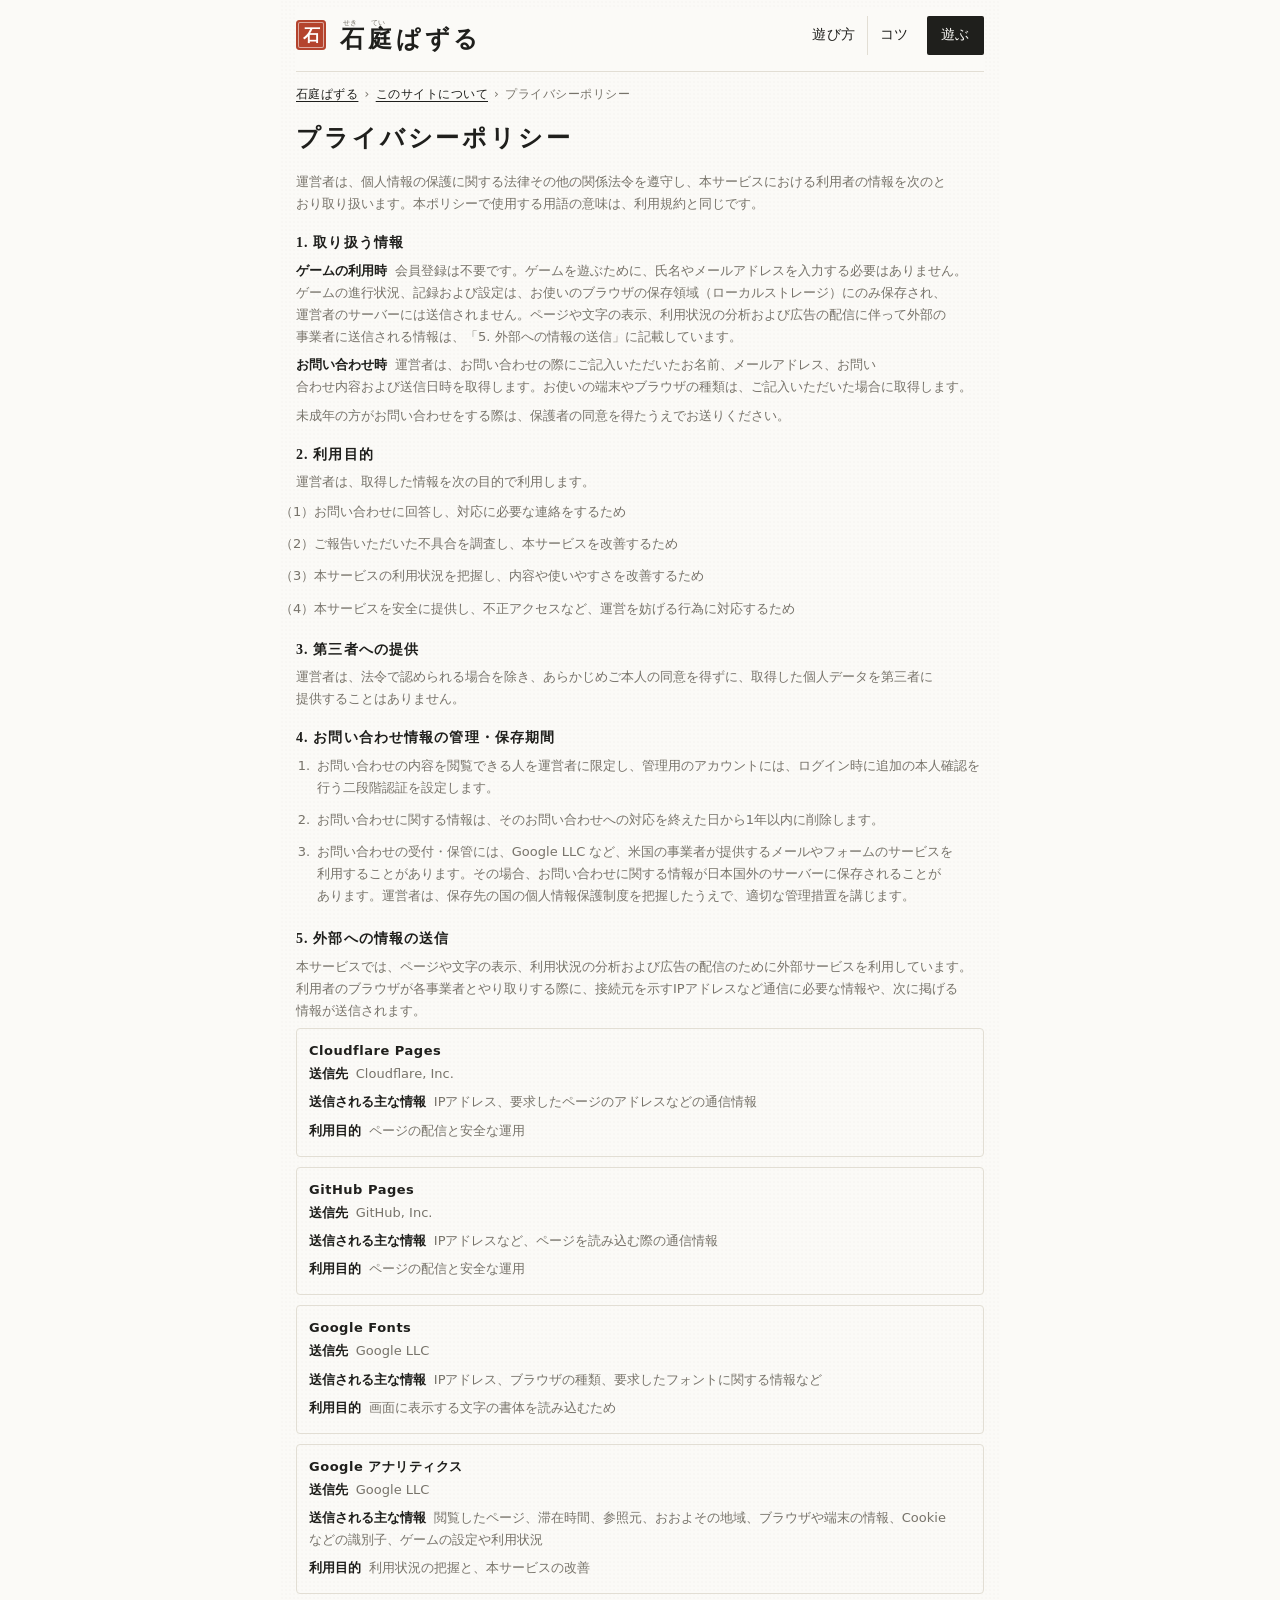
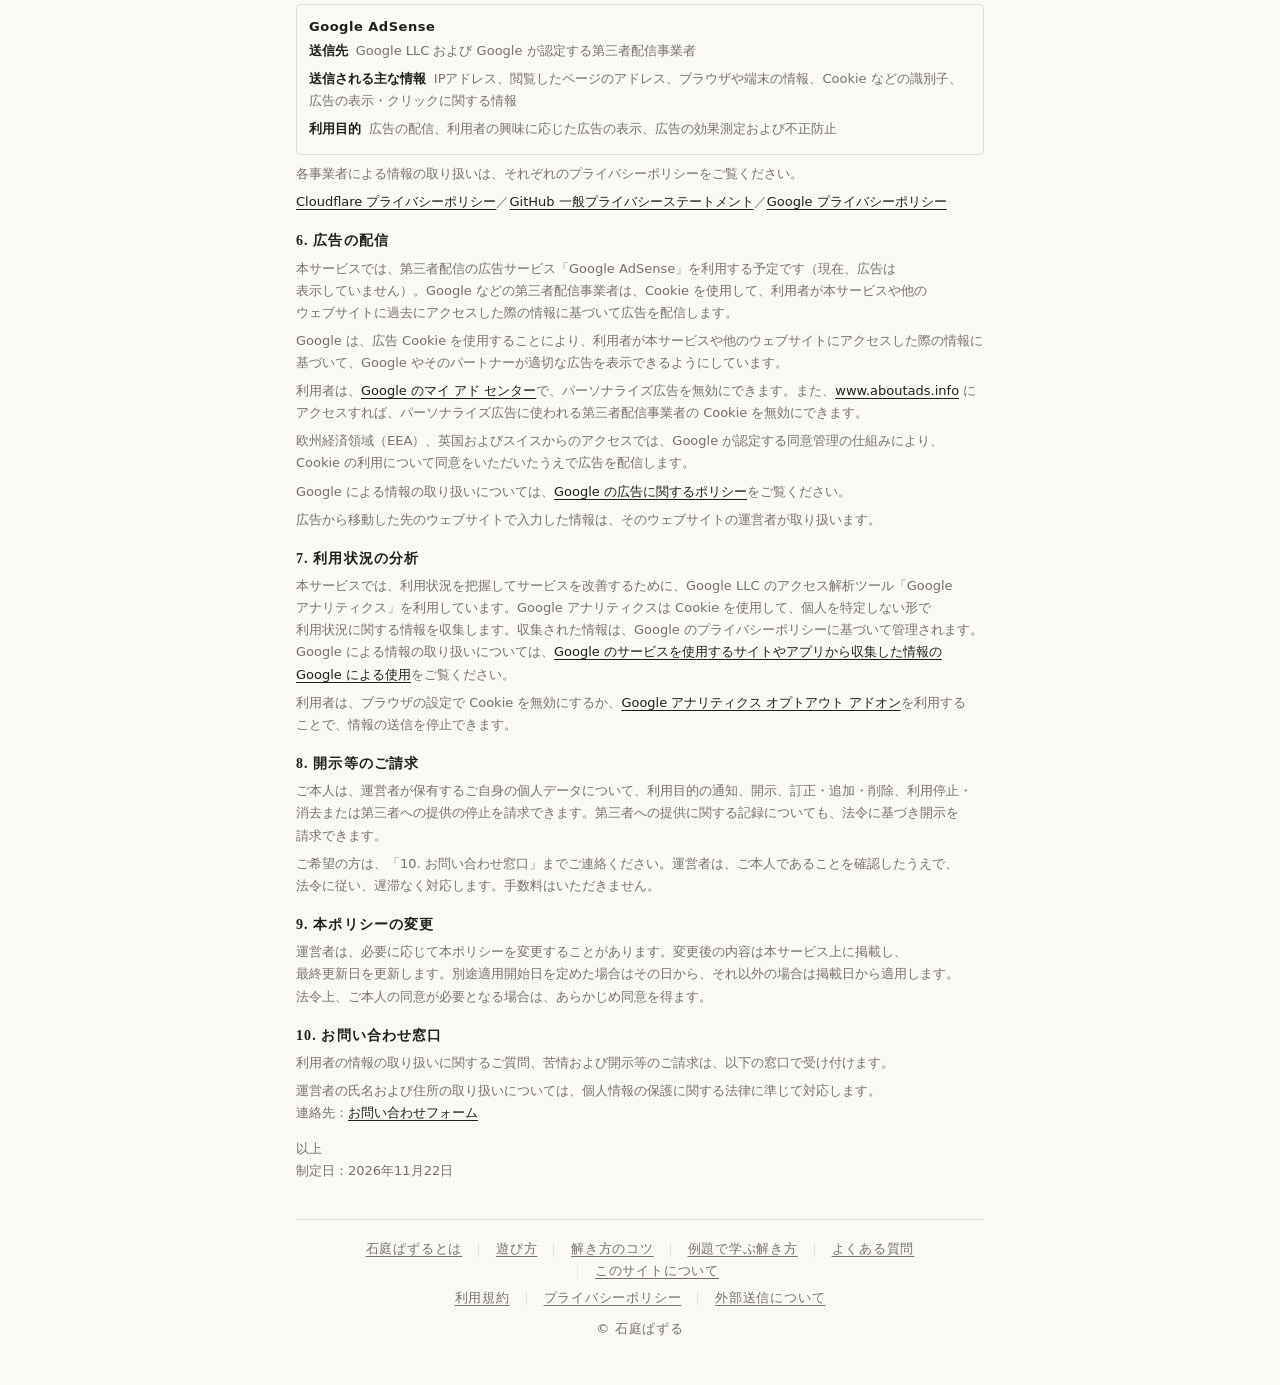
<file: privacy/index.html>
<!doctype html>
<html lang="ja" class="doc">
<head>
<meta charset="utf-8">
<meta name="viewport" content="width=device-width,initial-scale=1,viewport-fit=cover">
<meta http-equiv="Content-Security-Policy" content="default-src 'self'; script-src 'none'; style-src 'self' 'unsafe-inline' https://fonts.googleapis.com; font-src https://fonts.gstatic.com; img-src 'self' data:; object-src 'none'; base-uri 'none'; form-action 'none'">
<meta name="referrer" content="no-referrer">
<title>プライバシーポリシー｜石庭ぱずる</title>
<meta name="description" content="石庭ぱずるのプライバシーポリシーです。取得する情報と利用目的、外部への情報の送信（Cookie など）、広告配信、開示等のご請求について定めています。">
<meta name="theme-color" content="#fbfaf7">
<link rel="canonical" href="https://puzzle-sekitei.jp/privacy/">
<meta property="og:title" content="プライバシーポリシー｜石庭ぱずる">
<meta property="og:description" content="石庭ぱずるのプライバシーポリシーです。取得する情報と利用目的、外部への情報の送信（Cookie など）、広告配信、開示等のご請求について定めています。">
<meta property="og:type" content="article">
<meta property="og:url" content="https://puzzle-sekitei.jp/privacy/">
<meta property="og:site_name" content="石庭ぱずる">
<meta property="og:locale" content="ja_JP">
<meta property="og:image" content="https://puzzle-sekitei.jp/og.png">
<meta property="og:image:width" content="1200">
<meta property="og:image:height" content="630">
<meta name="twitter:card" content="summary_large_image">
<link rel="icon" href="../icon.svg" type="image/svg+xml">
<link rel="apple-touch-icon" href="../apple-touch-icon.png">
<link rel="preconnect" href="https://fonts.googleapis.com">
<link rel="preconnect" href="https://fonts.gstatic.com" crossorigin>
<link rel="stylesheet" href="https://fonts.googleapis.com/css2?family=Shippori+Mincho+B1:wght@500;700;800&family=Zen+Kaku+Gothic+New:wght@400;500;700&display=swap">
<link rel="stylesheet" href="../assets/site.css">
<script type="application/ld+json">{"@context": "https://schema.org", "@type": "BreadcrumbList", "itemListElement": [{"@type": "ListItem", "position": 1, "name": "石庭ぱずる", "item": "https://puzzle-sekitei.jp/"}, {"@type": "ListItem", "position": 2, "name": "このサイトについて", "item": "https://puzzle-sekitei.jp/about/"}, {"@type": "ListItem", "position": 3, "name": "プライバシーポリシー", "item": "https://puzzle-sekitei.jp/privacy/"}]}</script>
</head>
<body class="docpage">

<header class="top">
  <a class="brand" href="../"><span class="seal" aria-hidden="true">石</span><span class="brandname"><ruby>石<rt>せき</rt>庭<rt>てい</rt></ruby>ぱずる</span></a>
  <nav class="topbtns" aria-label="メニュー"><a class="btn" href="../rules/">遊び方</a><a class="btn" href="../tips/">コツ</a><a class="btn em" href="../">遊ぶ</a></nav>
</header>
<nav class="crumbs" aria-label="現在地"><ol><li><a href="../">石庭ぱずる</a></li><li><a href="../about/">このサイトについて</a></li><li aria-current="page">プライバシーポリシー</li></ol></nav>
<main class="doc">
<h1>プライバシーポリシー</h1>

<div class="policy" id="policy">
        <p class="small">運営者は、個人情報の保護に関する法律その他の関係法令を遵守し、本サービスにおける利用者の情報を次のとおり取り扱います。本ポリシーで使用する用語の意味は、利用規約と同じです。</p>

        <h4>1. 取り扱う情報</h4>
        <p class="small"><em>ゲームの利用時</em>会員登録は不要です。ゲームを遊ぶために、氏名やメールアドレスを入力する必要はありません。ゲームの進行状況、記録および設定は、お使いのブラウザの保存領域（ローカルストレージ）にのみ保存され、運営者のサーバーには送信されません。ページや文字の表示、利用状況の分析および広告の配信に伴って外部の事業者に送信される情報は、「5. 外部への情報の送信」に記載しています。</p>
        <p class="small"><em>お問い合わせ時</em>運営者は、お問い合わせの際にご記入いただいたお名前、メールアドレス、お問い合わせ内容および送信日時を取得します。お使いの端末やブラウザの種類は、ご記入いただいた場合に取得します。</p>
        <p class="small">未成年の方がお問い合わせをする際は、保護者の同意を得たうえでお送りください。</p>

        <h4>2. 利用目的</h4>
        <p class="small">運営者は、取得した情報を次の目的で利用します。</p>
        <ol class="small go">
          <li>お問い合わせに回答し、対応に必要な連絡をするため</li>
          <li>ご報告いただいた不具合を調査し、本サービスを改善するため</li>
          <li>本サービスの利用状況を把握し、内容や使いやすさを改善するため</li>
          <li>本サービスを安全に提供し、不正アクセスなど、運営を妨げる行為に対応するため</li>
        </ol>

        <h4>3. 第三者への提供</h4>
        <p class="small">運営者は、法令で認められる場合を除き、あらかじめご本人の同意を得ずに、取得した個人データを第三者に提供することはありません。</p>

        <h4>4. お問い合わせ情報の管理・保存期間</h4>
        <ol class="small kou">
          <li>お問い合わせの内容を閲覧できる人を運営者に限定し、管理用のアカウントには、ログイン時に追加の本人確認を行う二段階認証を設定します。</li>
          <li>お問い合わせに関する情報は、そのお問い合わせへの対応を終えた日から1年以内に削除します。</li>
          <li>お問い合わせの受付・保管には、Google LLC など、米国の事業者が提供するメールやフォームのサービスを利用することがあります。その場合、お問い合わせに関する情報が日本国外のサーバーに保存されることがあります。運営者は、保存先の国の個人情報保護制度を把握したうえで、適切な管理措置を講じます。</li>
        </ol>

        <h4 id="extsend">5. 外部への情報の送信</h4>
        <p class="small">本サービスでは、ページや文字の表示、利用状況の分析および広告の配信のために外部サービスを利用しています。利用者のブラウザが各事業者とやり取りする際に、接続元を示すIPアドレスなど通信に必要な情報や、次に掲げる情報が送信されます。</p>
        <div class="extlist">
          <div class="ext"><b>Cloudflare Pages</b>
            <p class="small"><em>送信先</em>Cloudflare, Inc.</p>
            <p class="small"><em>送信される主な情報</em>IPアドレス、要求したページのアドレスなどの通信情報</p>
            <p class="small"><em>利用目的</em>ページの配信と安全な運用</p></div>
          <div class="ext"><b>GitHub Pages</b>
            <p class="small"><em>送信先</em>GitHub, Inc.</p>
            <p class="small"><em>送信される主な情報</em>IPアドレスなど、ページを読み込む際の通信情報</p>
            <p class="small"><em>利用目的</em>ページの配信と安全な運用</p></div>
          <div class="ext"><b>Google Fonts</b>
            <p class="small"><em>送信先</em>Google LLC</p>
            <p class="small"><em>送信される主な情報</em>IPアドレス、ブラウザの種類、要求したフォントに関する情報など</p>
            <p class="small"><em>利用目的</em>画面に表示する文字の書体を読み込むため</p></div>
          <div class="ext"><b>Google アナリティクス</b>
            <p class="small"><em>送信先</em>Google LLC</p>
            <p class="small"><em>送信される主な情報</em>閲覧したページ、滞在時間、参照元、おおよその地域、ブラウザや端末の情報、Cookie などの識別子、ゲームの設定や利用状況</p>
            <p class="small"><em>利用目的</em>利用状況の把握と、本サービスの改善</p></div>
          <div class="ext"><b>Google AdSense</b>
            <p class="small"><em>送信先</em>Google LLC および Google が認定する第三者配信事業者</p>
            <p class="small"><em>送信される主な情報</em>IPアドレス、閲覧したページのアドレス、ブラウザや端末の情報、Cookie などの識別子、広告の表示・クリックに関する情報</p>
            <p class="small"><em>利用目的</em>広告の配信、利用者の興味に応じた広告の表示、広告の効果測定および不正防止</p></div>
        </div>
        <p class="small">各事業者による情報の取り扱いは、それぞれのプライバシーポリシーをご覧ください。</p>
        <p class="small"><a href="https://www.cloudflare.com/ja-jp/privacypolicy/" target="_blank" rel="noopener">Cloudflare プライバシーポリシー</a>／<a href="https://docs.github.com/ja/site-policy/privacy-policies/github-general-privacy-statement" target="_blank" rel="noopener">GitHub 一般プライバシーステートメント</a>／<a href="https://policies.google.com/privacy?hl=ja" target="_blank" rel="noopener">Google プライバシーポリシー</a></p>

        <h4>6. 広告の配信</h4>
        <p class="small">本サービスでは、第三者配信の広告サービス「Google AdSense」を利用する予定です（現在、広告は表示していません）。Google などの第三者配信事業者は、Cookie を使用して、利用者が本サービスや他のウェブサイトに過去にアクセスした際の情報に基づいて広告を配信します。</p>
        <p class="small">Google は、広告 Cookie を使用することにより、利用者が本サービスや他のウェブサイトにアクセスした際の情報に基づいて、Google やそのパートナーが適切な広告を表示できるようにしています。</p>
        <p class="small">利用者は、<a href="https://myadcenter.google.com/" target="_blank" rel="noopener">Google のマイ アド センター</a>で、パーソナライズ広告を無効にできます。また、<a href="https://www.aboutads.info/choices/" target="_blank" rel="noopener">www.aboutads.info</a> にアクセスすれば、パーソナライズ広告に使われる第三者配信事業者の Cookie を無効にできます。</p>
        <p class="small">欧州経済領域（EEA）、英国およびスイスからのアクセスでは、Google が認定する同意管理の仕組みにより、Cookie の利用について同意をいただいたうえで広告を配信します。</p>
        <p class="small">Google による情報の取り扱いについては、<a href="https://policies.google.com/technologies/ads?hl=ja" target="_blank" rel="noopener">Google の広告に関するポリシー</a>をご覧ください。</p>
        <p class="small">広告から移動した先のウェブサイトで入力した情報は、そのウェブサイトの運営者が取り扱います。</p>

        <h4>7. 利用状況の分析</h4>
        <p class="small">本サービスでは、利用状況を把握してサービスを改善するために、Google LLC のアクセス解析ツール「Google アナリティクス」を利用しています。Google アナリティクスは Cookie を使用して、個人を特定しない形で利用状況に関する情報を収集します。収集された情報は、Google のプライバシーポリシーに基づいて管理されます。Google による情報の取り扱いについては、<a href="https://policies.google.com/technologies/partner-sites?hl=ja" target="_blank" rel="noopener">Google のサービスを使用するサイトやアプリから収集した情報の Google による使用</a>をご覧ください。</p>
        <p class="small">利用者は、ブラウザの設定で Cookie を無効にするか、<a href="https://tools.google.com/dlpage/gaoptout?hl=ja" target="_blank" rel="noopener">Google アナリティクス オプトアウト アドオン</a>を利用することで、情報の送信を停止できます。</p>

        <h4>8. 開示等のご請求</h4>
        <p class="small">ご本人は、運営者が保有するご自身の個人データについて、利用目的の通知、開示、訂正・追加・削除、利用停止・消去または第三者への提供の停止を請求できます。第三者への提供に関する記録についても、法令に基づき開示を請求できます。</p>
        <p class="small">ご希望の方は、「10. お問い合わせ窓口」までご連絡ください。運営者は、ご本人であることを確認したうえで、法令に従い、遅滞なく対応します。手数料はいただきません。</p>

        <h4>9. 本ポリシーの変更</h4>
        <p class="small">運営者は、必要に応じて本ポリシーを変更することがあります。変更後の内容は本サービス上に掲載し、最終更新日を更新します。別途適用開始日を定めた場合はその日から、それ以外の場合は掲載日から適用します。法令上、ご本人の同意が必要となる場合は、あらかじめ同意を得ます。</p>

        <h4>10. お問い合わせ窓口</h4>
        <p class="small">利用者の情報の取り扱いに関するご質問、苦情および開示等のご請求は、以下の窓口で受け付けます。</p>
        <p class="small">運営者の氏名および住所の取り扱いについては、個人情報の保護に関する法律に準じて対応します。<br>連絡先：<a href="https://forms.gle/8PzQznwaLtBYLGqs6" target="_blank" rel="noopener noreferrer">お問い合わせフォーム</a></p>
        <p class="small docdate">以上<br>制定日：2026年11月22日</p></div>


</main>
<footer class="sitefoot"><nav class="footnav" aria-label="サイト内の案内"><a href="../intro/">石庭ぱずるとは</a><a href="../rules/">遊び方</a><a href="../tips/">解き方のコツ</a><a href="../tips/example/">例題で学ぶ解き方</a><a href="../faq/">よくある質問</a><a href="../about/">このサイトについて</a></nav><nav class="footnav" aria-label="規約"><a href="../terms/">利用規約</a><a href="../privacy/">プライバシーポリシー</a><a href="../privacy/#extsend">外部送信について</a></nav><div style="margin-top:8px">© 石庭ぱずる</div></footer>
</body>
</html>
</file>
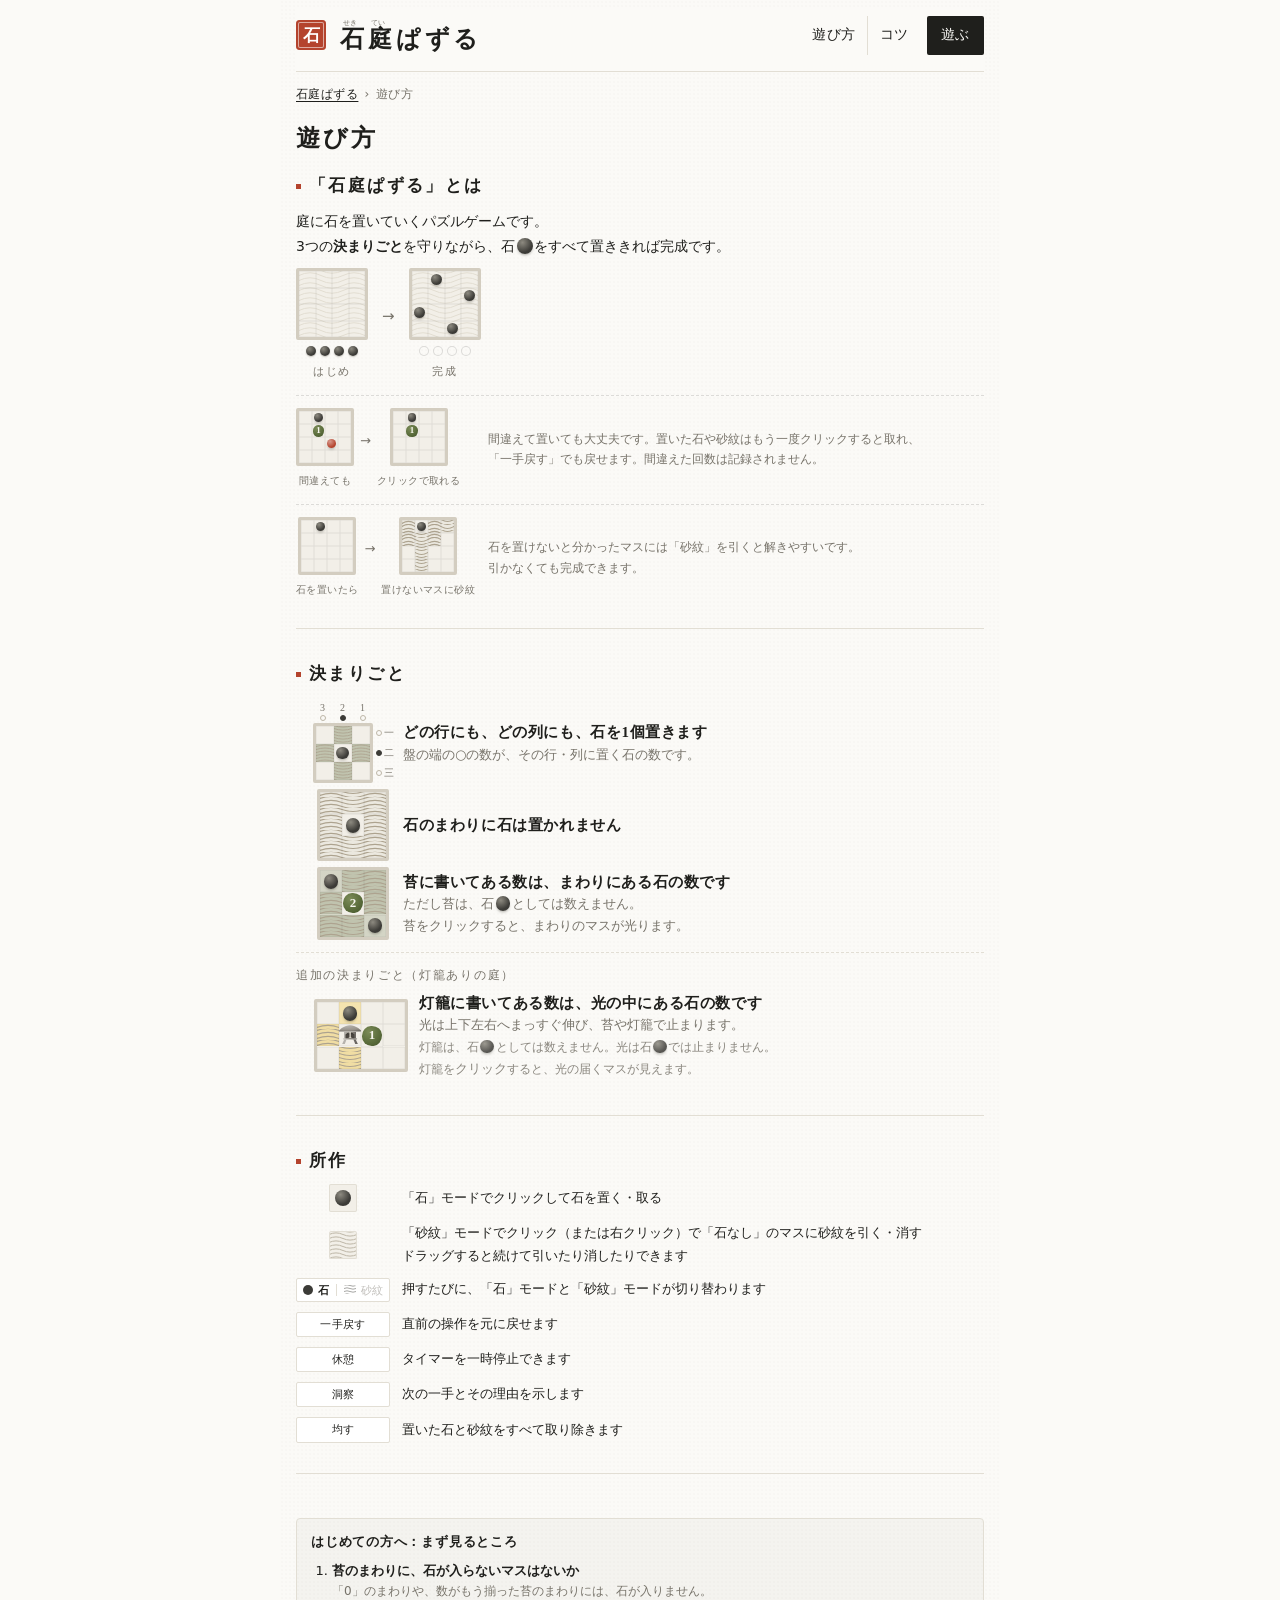
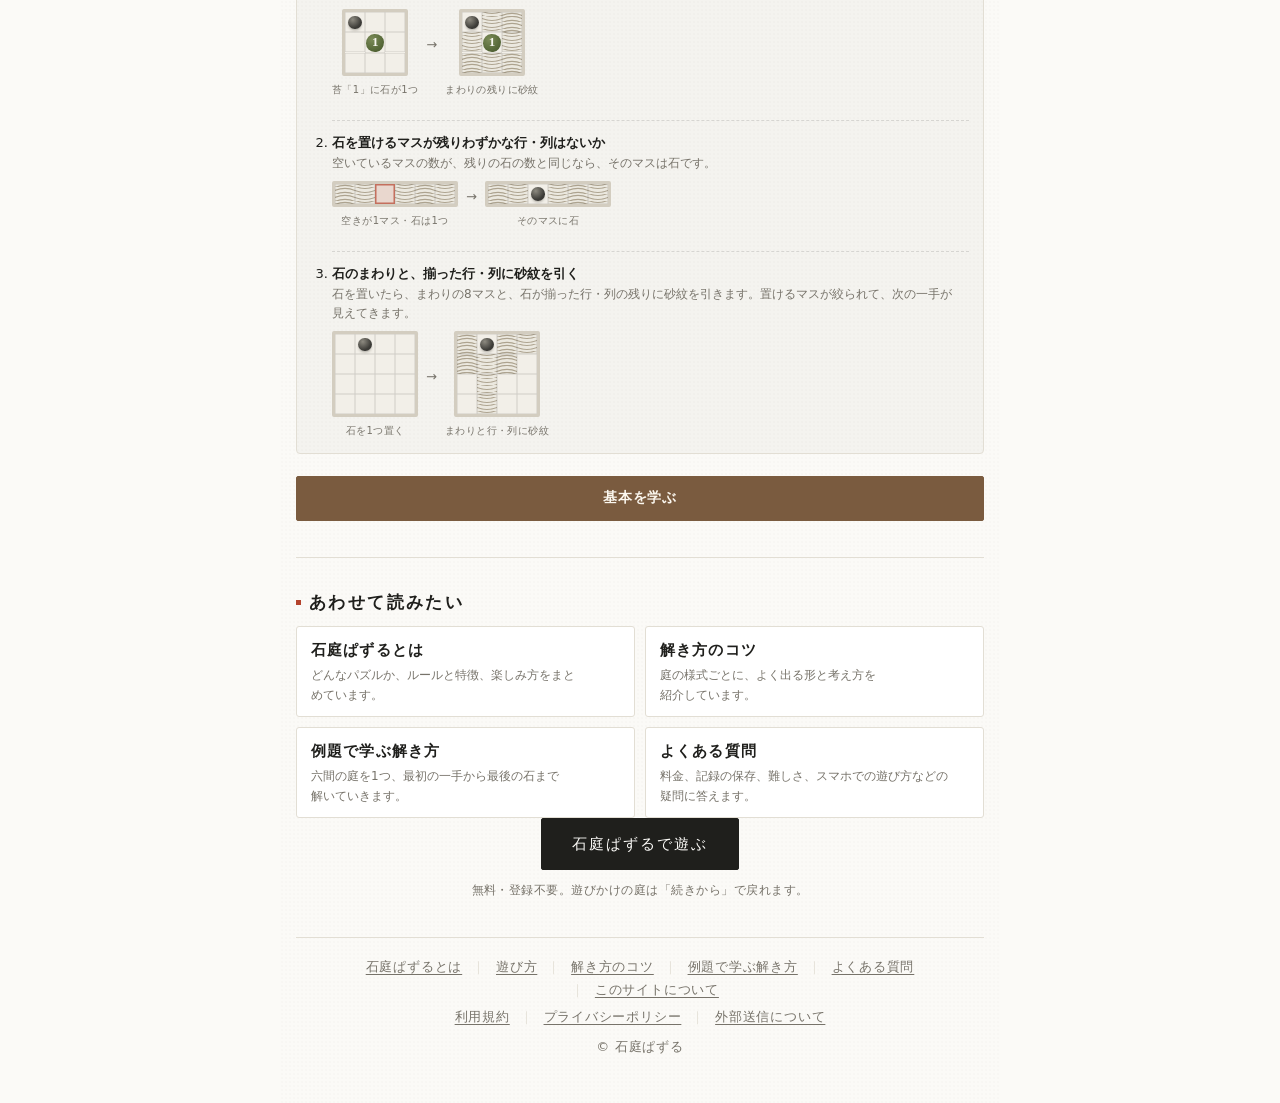
<file: rules/index.html>
<!doctype html>
<html lang="ja" class="doc">
<head>
<meta charset="utf-8">
<meta name="viewport" content="width=device-width,initial-scale=1,viewport-fit=cover">
<meta http-equiv="Content-Security-Policy" content="default-src 'self'; script-src 'none'; style-src 'self' 'unsafe-inline' https://fonts.googleapis.com; font-src https://fonts.gstatic.com; img-src 'self' data:; object-src 'none'; base-uri 'none'; form-action 'none'">
<meta name="referrer" content="no-referrer">
<title>遊び方・ルール｜石庭ぱずる</title>
<meta name="description" content="無料のパズルゲーム「石庭ぱずる」の遊び方とルール。行と列の石の数、石は隣り合わない、苔の数字という3つの決まりごとと、石・砂紋の置き方を図で説明します。">
<meta name="theme-color" content="#fbfaf7">
<link rel="canonical" href="https://puzzle-sekitei.jp/rules/">
<meta property="og:title" content="遊び方・ルール｜石庭ぱずる">
<meta property="og:description" content="無料のパズルゲーム「石庭ぱずる」の遊び方とルール。行と列の石の数、石は隣り合わない、苔の数字という3つの決まりごとと、石・砂紋の置き方を図で説明します。">
<meta property="og:type" content="article">
<meta property="og:url" content="https://puzzle-sekitei.jp/rules/">
<meta property="og:site_name" content="石庭ぱずる">
<meta property="og:locale" content="ja_JP">
<meta property="og:image" content="https://puzzle-sekitei.jp/og.png">
<meta property="og:image:width" content="1200">
<meta property="og:image:height" content="630">
<meta name="twitter:card" content="summary_large_image">
<link rel="icon" href="../icon.svg" type="image/svg+xml">
<link rel="apple-touch-icon" href="../apple-touch-icon.png">
<link rel="preconnect" href="https://fonts.googleapis.com">
<link rel="preconnect" href="https://fonts.gstatic.com" crossorigin>
<link rel="stylesheet" href="https://fonts.googleapis.com/css2?family=Shippori+Mincho+B1:wght@500;700;800&family=Zen+Kaku+Gothic+New:wght@400;500;700&display=swap">
<link rel="stylesheet" href="../assets/site.css">
<script type="application/ld+json">{"@context": "https://schema.org", "@type": "BreadcrumbList", "itemListElement": [{"@type": "ListItem", "position": 1, "name": "石庭ぱずる", "item": "https://puzzle-sekitei.jp/"}, {"@type": "ListItem", "position": 2, "name": "遊び方", "item": "https://puzzle-sekitei.jp/rules/"}]}</script>
</head>
<body class="docpage">
<svg width="0" height="0" style="position:absolute" aria-hidden="true"><defs>
  <!-- 灯籠 (丸雪見) -->
  <radialGradient id="toroJ" cx=".35" cy=".3" r=".8"><stop offset="0" stop-color="#b6b3ad"/><stop offset="1" stop-color="#6a6661"/></radialGradient>
  <radialGradient id="toroK" cx=".35" cy=".1" r="1"><stop offset="0" stop-color="#b6b3ad"/><stop offset=".7" stop-color="#97928a"/><stop offset="1" stop-color="#6a6661"/></radialGradient>
  <linearGradient id="toroC" x1="0" y1="0" x2="1" y2="0"><stop offset="0" stop-color="#b6b3ad"/><stop offset=".55" stop-color="#97928a"/><stop offset="1" stop-color="#6a6661"/></linearGradient>
  <linearGradient id="toroO" x1="0" y1="0" x2="0" y2="1"><stop offset="0" stop-color="#33302b"/><stop offset=".45" stop-color="#4a4640"/></linearGradient>
  <linearGradient id="toroOb" x1="0" y1="0" x2="0" y2="1"><stop offset="0" stop-color="#7a3530"/><stop offset=".45" stop-color="#9c4b43"/></linearGradient>
  <radialGradient id="kaedeG" cx="45%" cy="40%" r="65%"><stop offset="0" stop-color="#a9cd6c"/><stop offset=".6" stop-color="#6f9e3c"/><stop offset="1" stop-color="#4b7829"/></radialGradient>
  <radialGradient id="kaedeG2" cx="45%" cy="40%" r="65%"><stop offset="0" stop-color="#c2db86"/><stop offset=".6" stop-color="#88b450"/><stop offset="1" stop-color="#5f8f34"/></radialGradient>
  <symbol id="kaede" viewBox="0 0 100 100" overflow="visible"><path d="M50,56 Q52,72 47,86" stroke="#6b5a3a" stroke-width="1.8" fill="none" stroke-linecap="round"/><path d="M47.9,61.6 L44.5,60.6 L41.2,62.9 L40.9,62.7 L37.9,64.2 L37.3,63.8 L35.0,64.0 L36.5,62.2 L36.5,61.5 L39.4,59.8 L39.4,59.4 L43.1,58.0 L36.7,57.9 L37.0,56.5 L30.7,56.0 L28.9,55.1 L24.3,53.8 L22.8,52.1 L19.7,49.6 L23.6,48.5 L25.6,47.6 L30.4,48.3 L32.4,48.1 L38.3,50.3 L36.6,48.0 L35.9,46.9 L30.0,41.8 L28.5,39.0 L25.3,34.1 L24.9,30.7 L24.3,25.4 L29.5,26.9 L32.8,27.9 L37.0,31.9 L39.5,33.9 L43.4,40.5 L44.3,40.4 L44.6,38.3 L43.2,30.0 L43.9,26.4 L44.6,20.2 L46.7,16.9 L50.0,12.0 L53.3,16.9 L55.4,20.2 L56.1,26.4 L56.8,30.0 L55.4,38.3 L55.3,41.3 L56.6,40.5 L60.5,33.9 L63.0,31.9 L67.2,27.9 L70.5,26.9 L75.7,25.4 L75.1,30.7 L74.7,34.1 L71.5,39.0 L70.0,41.8 L64.1,46.9 L61.5,49.1 L61.7,50.3 L67.6,48.1 L69.6,48.3 L74.4,47.6 L76.4,48.5 L80.3,49.6 L77.2,52.1 L75.7,53.8 L71.1,55.1 L69.3,56.0 L63.0,56.5 L60.0,57.4 L56.9,58.0 L60.6,59.4 L60.6,59.8 L63.5,61.5 L63.5,62.2 L65.0,64.0 L62.7,63.8 L62.1,64.2 L59.1,62.7 L58.8,62.9 L55.5,60.6 L52.1,61.6Z" fill="url(#kaedeG)" stroke="#456d25" stroke-width=".7" stroke-linejoin="round"/><path d="M50,56 L37.2,62.8M50,56 L24.2,50.5M50,56 L28.1,30.0M50,56 L50.0,18.6M50,56 L71.9,30.0M50,56 L75.8,50.5M50,56 L62.8,62.8" stroke="#dcebb0" stroke-width=".8" opacity=".65" fill="none"/></symbol>
  <symbol id="kaedeL" viewBox="0 0 100 100" overflow="visible"><path d="M50,56 Q52,72 47,86" stroke="#6b5a3a" stroke-width="1.8" fill="none" stroke-linecap="round"/><path d="M47.9,61.6 L44.5,60.6 L41.2,62.9 L40.9,62.7 L37.9,64.2 L37.3,63.8 L35.0,64.0 L36.5,62.2 L36.5,61.5 L39.4,59.8 L39.4,59.4 L43.1,58.0 L36.7,57.9 L37.0,56.5 L30.7,56.0 L28.9,55.1 L24.3,53.8 L22.8,52.1 L19.7,49.6 L23.6,48.5 L25.6,47.6 L30.4,48.3 L32.4,48.1 L38.3,50.3 L36.6,48.0 L35.9,46.9 L30.0,41.8 L28.5,39.0 L25.3,34.1 L24.9,30.7 L24.3,25.4 L29.5,26.9 L32.8,27.9 L37.0,31.9 L39.5,33.9 L43.4,40.5 L44.3,40.4 L44.6,38.3 L43.2,30.0 L43.9,26.4 L44.6,20.2 L46.7,16.9 L50.0,12.0 L53.3,16.9 L55.4,20.2 L56.1,26.4 L56.8,30.0 L55.4,38.3 L55.3,41.3 L56.6,40.5 L60.5,33.9 L63.0,31.9 L67.2,27.9 L70.5,26.9 L75.7,25.4 L75.1,30.7 L74.7,34.1 L71.5,39.0 L70.0,41.8 L64.1,46.9 L61.5,49.1 L61.7,50.3 L67.6,48.1 L69.6,48.3 L74.4,47.6 L76.4,48.5 L80.3,49.6 L77.2,52.1 L75.7,53.8 L71.1,55.1 L69.3,56.0 L63.0,56.5 L60.0,57.4 L56.9,58.0 L60.6,59.4 L60.6,59.8 L63.5,61.5 L63.5,62.2 L65.0,64.0 L62.7,63.8 L62.1,64.2 L59.1,62.7 L58.8,62.9 L55.5,60.6 L52.1,61.6Z" fill="url(#kaedeG2)" stroke="#5a8433" stroke-width=".7" stroke-linejoin="round"/><path d="M50,56 L37.2,62.8M50,56 L24.2,50.5M50,56 L28.1,30.0M50,56 L50.0,18.6M50,56 L71.9,30.0M50,56 L75.8,50.5M50,56 L62.8,62.8" stroke="#eef6d2" stroke-width=".8" opacity=".6" fill="none"/></symbol>
</defs></svg>
<header class="top">
  <a class="brand" href="../"><span class="seal" aria-hidden="true">石</span><span class="brandname"><ruby>石<rt>せき</rt>庭<rt>てい</rt></ruby>ぱずる</span></a>
  <nav class="topbtns" aria-label="メニュー"><a class="btn" href="../rules/">遊び方</a><a class="btn" href="../tips/">コツ</a><a class="btn em" href="../">遊ぶ</a></nav>
</header>
<nav class="crumbs" aria-label="現在地"><ol><li><a href="../">石庭ぱずる</a></li><li aria-current="page">遊び方</li></ol></nav>
<main class="doc">
<h1>遊び方</h1>

    <section id="rulesTop">
      <h2>「石庭ぱずる」とは</h2>
      <p class="goalnote">庭に石を置いていくパズルゲームです。<br>3つの<b>決まりごと</b>を守りながら、石<i class="ico-stone" aria-hidden="true"></i>をすべて置ききれば完成です。</p>
      <div class="goalfig" aria-hidden="true"><figure><div class="mini" style="--c:4"><i></i><i></i><i></i><i></i><i></i><i></i><i></i><i></i><i></i><i></i><i></i><i></i><i></i><i></i><i></i><i></i></div><div class="tray"><i class="gs"></i><i class="gs"></i><i class="gs"></i><i class="gs"></i></div><figcaption>はじめ</figcaption></figure><span class="goalarrow">→</span><figure><div class="mini" style="--c:4"><i></i><i class="s"></i><i></i><i></i><i></i><i></i><i></i><i class="s"></i><i class="s"></i><i></i><i></i><i></i><i></i><i></i><i class="s"></i><i></i></div><div class="tray"><i class="gs e"></i><i class="gs e"></i><i class="gs e"></i><i class="gs e"></i></div><figcaption>完成</figcaption></figure></div>
      <div class="tiprow"><p class="goaltip">間違えて置いても大丈夫です。置いた石や砂紋はもう一度<span class="w-touch">タップ</span><span class="w-pc">クリック</span>すると取れ、「一手戻す」でも戻せます。間違えた回数は記録されません。</p>
      <div class="goalfig rkfig" aria-hidden="true"><figure><div class="mini plain" style="--c:4"><i></i><i class="s"></i><i></i><i></i><i></i><i class="m">1</i><i></i><i></i><i></i><i></i><i class="s bad"></i><i></i><i></i><i></i><i></i><i></i></div><figcaption>間違えても</figcaption></figure><span class="goalarrow">→</span><figure><div class="mini plain" style="--c:4"><i></i><i class="s"></i><i></i><i></i><i></i><i class="m">1</i><i></i><i></i><i></i><i></i><i></i><i></i><i></i><i></i><i></i><i></i></div><figcaption><span class="w-touch">タップ</span><span class="w-pc">クリック</span>で取れる</figcaption></figure></div></div>
      <div class="tiprow"><p class="goaltip">石を置けないと分かったマスには「砂紋」を引くと解きやすいです。<br>引かなくても完成できます。</p>
      <div class="goalfig rkfig" aria-hidden="true"><figure><div class="mini plain" style="--c:4"><i></i><i class="s"></i><i></i><i></i><i></i><i></i><i></i><i></i><i></i><i></i><i></i><i></i><i></i><i></i><i></i><i></i></div><figcaption>石を置いたら</figcaption></figure><span class="goalarrow">→</span><figure><div class="mini plain" style="--c:4"><i class="k"></i><i class="s"></i><i class="k"></i><i class="k"></i><i class="k"></i><i class="k"></i><i class="k"></i><i></i><i></i><i class="k"></i><i></i><i></i><i></i><i class="k"></i><i></i><i></i></div><figcaption>置けないマスに砂紋</figcaption></figure></div></div>
    </section>
    <section id="rulesList">
      <h2>決まりごと</h2>
      <ol class="intro-rules">
        <li>
          <div class="cntfig" aria-hidden="true"><div class="cf-c"><div>3<i class="pip"></i></div><div>2<i class="pip on"></i></div><div>1<i class="pip"></i></div></div><div class="mini plain" style="--c:3"><i></i><i class="r k"></i><i></i><i class="r k"></i><i class="s"></i><i class="r k"></i><i></i><i class="r k"></i><i></i></div><div class="cf-r"><div><i class="pip"></i>一</div><div><i class="pip on"></i>二</div><div><i class="pip"></i>三</div></div></div>
          <div><b>どの行にも、どの列にも、石を1個置きます</b><span>盤の端の○の数が、その行・列に置く石の数です。</span><span class="tennote" hidden>（十間の庭では、石を2個ずつ置きます。）</span></div>
        </li>
        <li>
          <div class="mini plain" style="--c:3" aria-hidden="true"><i class="k"></i><i class="k"></i><i class="k"></i><i class="k"></i><i class="s"></i><i class="k"></i><i class="k"></i><i class="k"></i><i class="k"></i></div>
          <div><b>石のまわりに石は置かれません</b></div>
        </li>
        <li>
          <div class="mini lit plain" style="--c:3" aria-hidden="true"><i class="s"></i><i class="k"></i><i class="k"></i><i class="k"></i><i class="m">2</i><i class="k"></i><i class="k"></i><i class="k"></i><i class="s"></i></div>
          <div><b>苔に書いてある数は、まわりにある石の数です</b><span>ただし苔は、石<i class="ico-stone" aria-hidden="true"></i>としては数えません。<br>苔を<span class="w-touch">タップ</span><span class="w-pc">クリック</span>すると、まわりのマスが光ります。</span></div>
        </li>

      </ol>
      <div class="addrule">
        <p class="addlabel">追加の決まりごと（灯籠ありの庭）</p>
        <ol class="intro-rules">
        <li class="torule">
          <div class="mini toro plain" style="--c:4" aria-hidden="true"><i></i><i class="s r"></i><i></i><i></i><i class="r k"></i><i class="l"><svg viewBox="0 0 40 40" aria-hidden="true"><g transform="translate(20 20) scale(1.05) translate(-20 -23.4)"><path d="M.8 16.2C3 12.6 10 7 20 6.4C30 7 37 12.6 39.2 16.2C39.4 16.8 39 17.2 38.4 17.2H1.6C1 17.2 .6 16.8 .8 16.2Z" fill="url(#toroK)"/><path d="M9.6 18.2H30.4V29.4H9.6Z" fill="url(#toroC)"/><path d="M12.2 29.3V22.64A10 10 0 0 1 27.8 22.64V29.3Z" fill="url(#toroO)"/><path d="M7.6 29.4H32.4L31.4 31.4H8.6Z" fill="url(#toroC)"/><path d="M10 31.4H14L11 38.8H6.4Z" fill="#b6b3ad"/><path d="M26 31.4H30L33.6 38.8H29Z" fill="#6a6661"/><text x="20" y="29" text-anchor="middle">1</text></g></svg></i><i class="m">1</i><i></i><i></i><i class="r k"></i><i></i><i></i></div>
          <div><b>灯籠に書いてある数は、光の中にある石の数です</b><span>光は上下左右へまっすぐ伸び、苔や灯籠で止まります。</span><span class="tonote">灯籠は、石<i class="ico-stone" aria-hidden="true"></i>としては数えません。光は石<i class="ico-stone" aria-hidden="true"></i>では止まりません。<br>灯籠を<span class="w-touch">タップ</span><span class="w-pc">クリック</span>すると、光の届くマスが見えます。</span></div>
        </li>
        </ol>
      </div>
    </section>
    <section>
      <h2>所作</h2>
      <div class="legend">
        <div class="sw"><div class="s"></div></div><span>「石」モードで<span class="w-touch">タップ</span><span class="w-pc">クリック</span>して石を置く・取る</span>
        <div class="sw"><div class="d"></div></div><span>「砂紋」モードで<span class="w-touch">タップ</span><span class="w-pc">クリック</span>（または右クリック）で「石なし」のマスに砂紋を引く・消す<br><span class="w-touch">なぞる</span><span class="w-pc">ドラッグする</span>と続けて引いたり消したりできます</span>
        <span class="pm-mode" aria-hidden="true"><span class="mopt on"><i class="modeicon"></i>石</span><span class="msep"></span><span class="mopt"><i class="modeicon ring"></i>砂紋</span></span><span>押すたびに、「石」モードと「砂紋」モードが切り替わります</span>
        <span class="minibtn" aria-hidden="true">一手戻す</span><span>直前の操作を元に戻せます</span>
        <span class="minibtn" aria-hidden="true">休憩</span><span>タイマーを一時停止できます</span>
        <span class="minibtn" aria-hidden="true">洞察</span><span>次の一手とその理由を示します</span>
        <span class="minibtn" aria-hidden="true">均す</span><span>置いた石と砂紋をすべて取り除きます</span>
      </div>
    </section>
    <section>
      <div class="basics">
        <p class="basicshead">はじめての方へ：まず見るところ</p>
        <ol>
          <li><b>苔のまわりに、石が入らないマスはないか</b><span>「0」のまわりや、数がもう揃った苔のまわりには、石が入りません。</span><div class="goalfig bfig" aria-hidden="true"><figure><div class="mini plain" style="--c:3"><i class="s"></i><i></i><i></i><i></i><i class="m">1</i><i></i><i></i><i></i><i></i></div><figcaption>苔「1」に石が1つ</figcaption></figure><span class="goalarrow">→</span><figure><div class="mini plain" style="--c:3"><i class="s"></i><i class="k"></i><i class="k"></i><i class="k"></i><i class="m">1</i><i class="k"></i><i class="k"></i><i class="k"></i><i class="k"></i></div><figcaption>まわりの残りに砂紋</figcaption></figure></div></li>
          <li><b>石を置けるマスが残りわずかな行・列はないか</b><span>空いているマスの数が、残りの石の数と同じなら、そのマスは石です。</span><div class="goalfig bfig" aria-hidden="true"><figure><div class="mini plain" style="--c:6"><i class="k"></i><i class="k"></i><i class="r"></i><i class="k"></i><i class="k"></i><i class="k"></i></div><figcaption>空きが1マス・石は1つ</figcaption></figure><span class="goalarrow">→</span><figure><div class="mini plain" style="--c:6"><i class="k"></i><i class="k"></i><i class="s"></i><i class="k"></i><i class="k"></i><i class="k"></i></div><figcaption>そのマスに石</figcaption></figure></div></li>
          <li><b>石のまわりと、揃った行・列に砂紋を引く</b><span>石を置いたら、まわりの8マスと、石が揃った行・列の残りに砂紋を引きます。置けるマスが絞られて、次の一手が見えてきます。</span><div class="goalfig bfig" aria-hidden="true"><figure><div class="mini plain" style="--c:4"><i></i><i class="s"></i><i></i><i></i><i></i><i></i><i></i><i></i><i></i><i></i><i></i><i></i><i></i><i></i><i></i><i></i></div><figcaption>石を1つ置く</figcaption></figure><span class="goalarrow">→</span><figure><div class="mini plain" style="--c:4"><i class="k"></i><i class="s"></i><i class="k"></i><i class="k"></i><i class="k"></i><i class="k"></i><i class="k"></i><i></i><i></i><i class="k"></i><i></i><i></i><i></i><i class="k"></i><i></i><i></i></div><figcaption>まわりと行・列に砂紋</figcaption></figure></div></li>
        </ol>
      </div>
      <a class="btn tutgo" href="../?tut=basic">基本を学ぶ</a>
    </section>
<section class="readmore"><h2>あわせて読みたい</h2><ul class="readlinks two"><li><a href="../intro/"><b>石庭ぱずるとは</b><span>どんなパズルか、ルールと特徴、楽しみ方をまとめています。</span></a></li><li><a href="../tips/"><b>解き方のコツ</b><span>庭の様式ごとに、よく出る形と考え方を紹介しています。</span></a></li><li><a href="../tips/example/"><b>例題で学ぶ解き方</b><span>六間の庭を1つ、最初の一手から最後の石まで解いていきます。</span></a></li><li><a href="../faq/"><b>よくある質問</b><span>料金、記録の保存、難しさ、スマホでの遊び方などの疑問に答えます。</span></a></li></ul></section>
<p class="doccta"><a class="btn em" href="../">石庭ぱずるで遊ぶ</a><span class="ctanote">無料・登録不要。遊びかけの庭は「続きから」で戻れます。</span></p>
</main>
<footer class="sitefoot"><nav class="footnav" aria-label="サイト内の案内"><a href="../intro/">石庭ぱずるとは</a><a href="../rules/">遊び方</a><a href="../tips/">解き方のコツ</a><a href="../tips/example/">例題で学ぶ解き方</a><a href="../faq/">よくある質問</a><a href="../about/">このサイトについて</a></nav><nav class="footnav" aria-label="規約"><a href="../terms/">利用規約</a><a href="../privacy/">プライバシーポリシー</a><a href="../privacy/#extsend">外部送信について</a></nav><div style="margin-top:8px">© 石庭ぱずる</div></footer>
</body>
</html>
</file>
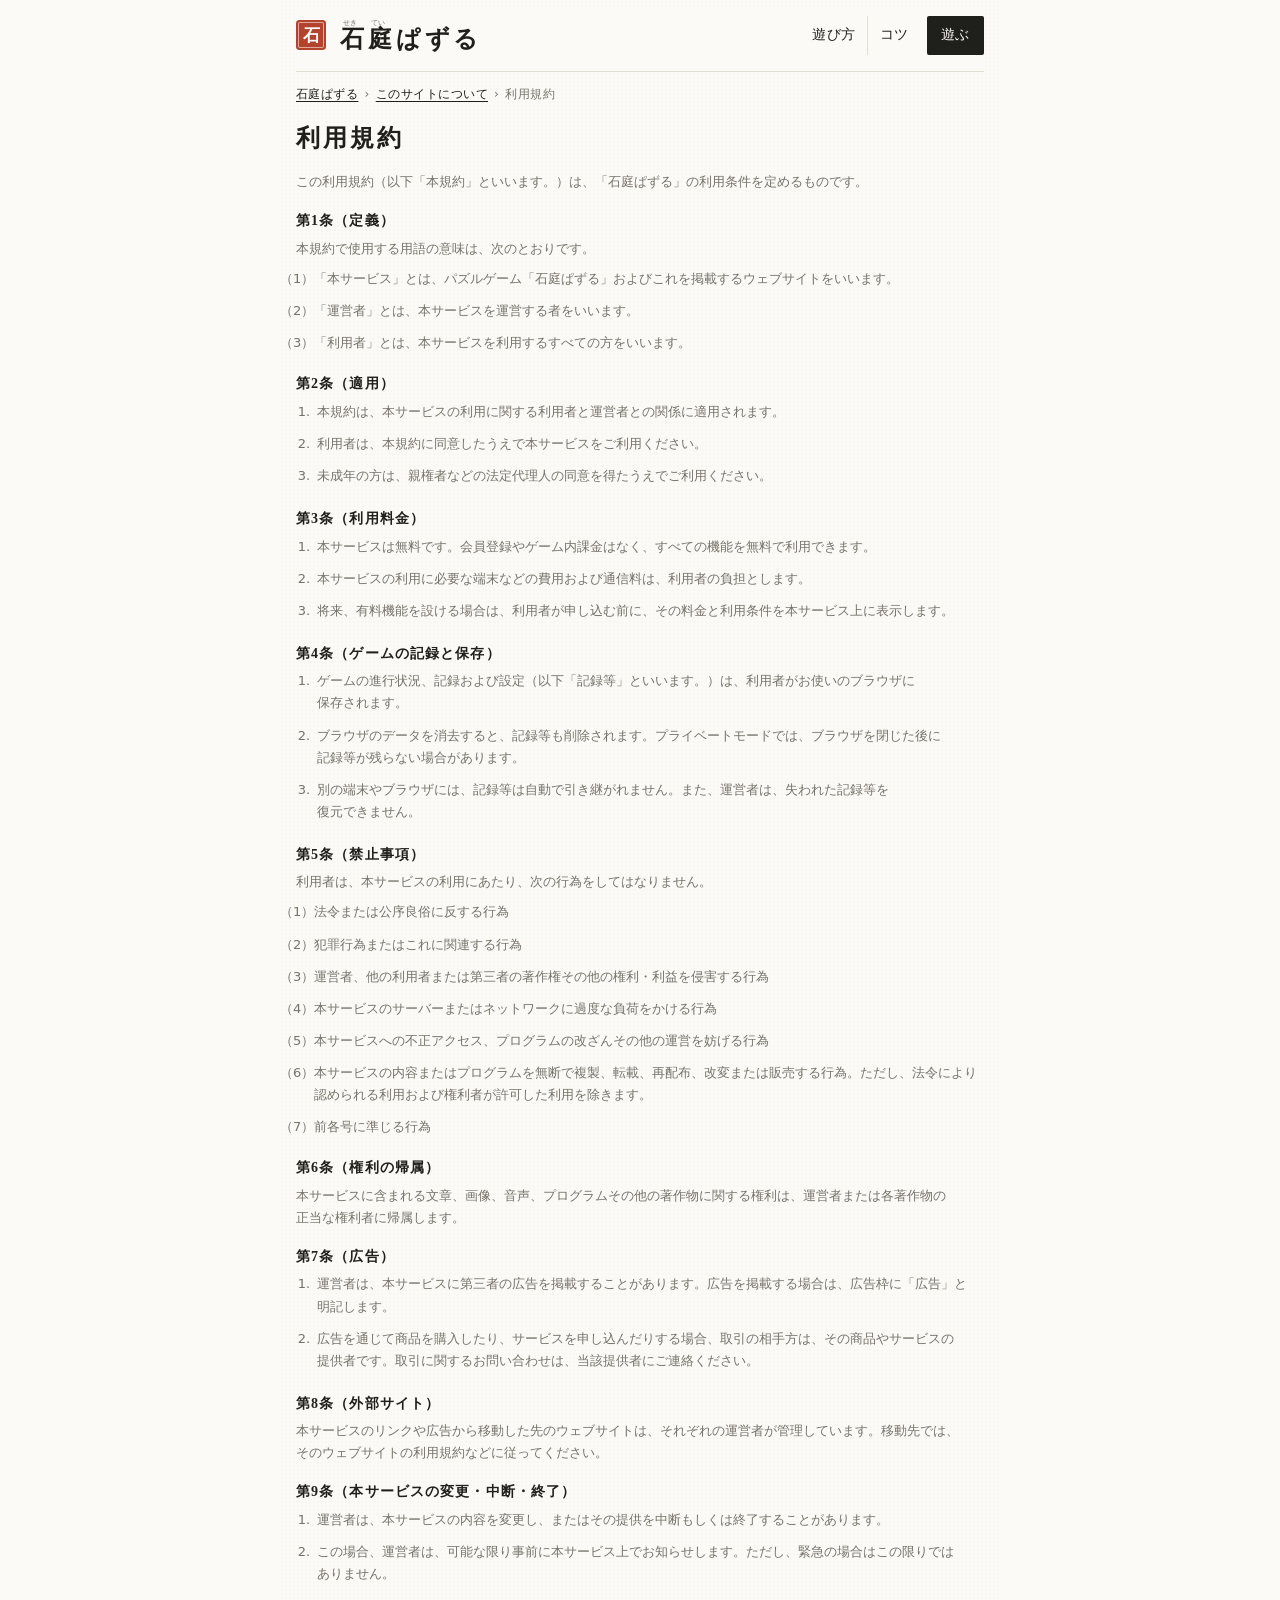
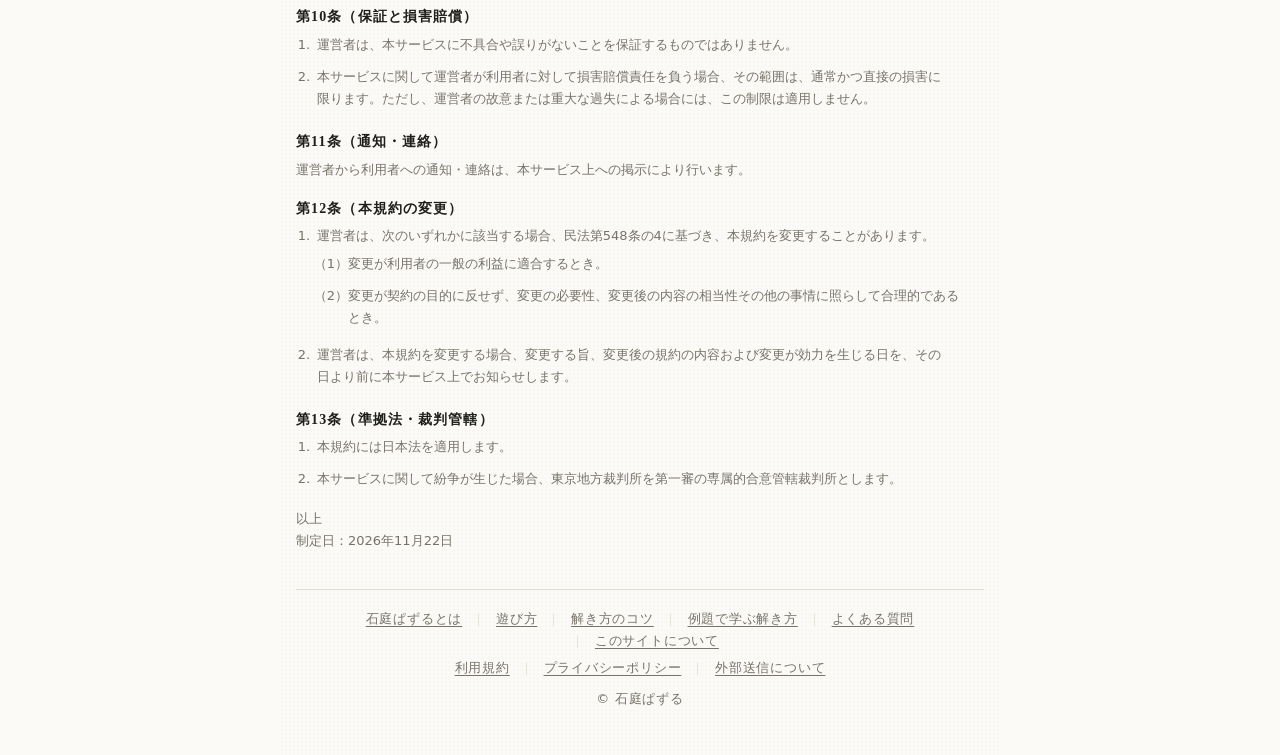
<file: terms/index.html>
<!doctype html>
<html lang="ja" class="doc">
<head>
<meta charset="utf-8">
<meta name="viewport" content="width=device-width,initial-scale=1,viewport-fit=cover">
<meta http-equiv="Content-Security-Policy" content="default-src 'self'; script-src 'none'; style-src 'self' 'unsafe-inline' https://fonts.googleapis.com; font-src https://fonts.gstatic.com; img-src 'self' data:; object-src 'none'; base-uri 'none'; form-action 'none'">
<meta name="referrer" content="no-referrer">
<title>利用規約｜石庭ぱずる</title>
<meta name="description" content="石庭ぱずるの利用規約です。料金、記録の保存、禁止事項、広告、責任の範囲などを定めています。">
<meta name="theme-color" content="#fbfaf7">
<link rel="canonical" href="https://puzzle-sekitei.jp/terms/">
<meta property="og:title" content="利用規約｜石庭ぱずる">
<meta property="og:description" content="石庭ぱずるの利用規約です。料金、記録の保存、禁止事項、広告、責任の範囲などを定めています。">
<meta property="og:type" content="article">
<meta property="og:url" content="https://puzzle-sekitei.jp/terms/">
<meta property="og:site_name" content="石庭ぱずる">
<meta property="og:locale" content="ja_JP">
<meta property="og:image" content="https://puzzle-sekitei.jp/og.png">
<meta property="og:image:width" content="1200">
<meta property="og:image:height" content="630">
<meta name="twitter:card" content="summary_large_image">
<link rel="icon" href="../icon.svg" type="image/svg+xml">
<link rel="apple-touch-icon" href="../apple-touch-icon.png">
<link rel="preconnect" href="https://fonts.googleapis.com">
<link rel="preconnect" href="https://fonts.gstatic.com" crossorigin>
<link rel="stylesheet" href="https://fonts.googleapis.com/css2?family=Shippori+Mincho+B1:wght@500;700;800&family=Zen+Kaku+Gothic+New:wght@400;500;700&display=swap">
<link rel="stylesheet" href="../assets/site.css">
<script type="application/ld+json">{"@context": "https://schema.org", "@type": "BreadcrumbList", "itemListElement": [{"@type": "ListItem", "position": 1, "name": "石庭ぱずる", "item": "https://puzzle-sekitei.jp/"}, {"@type": "ListItem", "position": 2, "name": "このサイトについて", "item": "https://puzzle-sekitei.jp/about/"}, {"@type": "ListItem", "position": 3, "name": "利用規約", "item": "https://puzzle-sekitei.jp/terms/"}]}</script>
</head>
<body class="docpage">

<header class="top">
  <a class="brand" href="../"><span class="seal" aria-hidden="true">石</span><span class="brandname"><ruby>石<rt>せき</rt>庭<rt>てい</rt></ruby>ぱずる</span></a>
  <nav class="topbtns" aria-label="メニュー"><a class="btn" href="../rules/">遊び方</a><a class="btn" href="../tips/">コツ</a><a class="btn em" href="../">遊ぶ</a></nav>
</header>
<nav class="crumbs" aria-label="現在地"><ol><li><a href="../">石庭ぱずる</a></li><li><a href="../about/">このサイトについて</a></li><li aria-current="page">利用規約</li></ol></nav>
<main class="doc">
<h1>利用規約</h1>

<div class="policy" id="terms">
        <p class="small">この利用規約（以下「本規約」といいます。）は、「石庭ぱずる」の利用条件を定めるものです。</p>

        <h4>第1条（定義）</h4>
        <p class="small">本規約で使用する用語の意味は、次のとおりです。</p>
        <ol class="small go">
          <li>「本サービス」とは、パズルゲーム「石庭ぱずる」およびこれを掲載するウェブサイトをいいます。</li>
          <li>「運営者」とは、本サービスを運営する者をいいます。</li>
          <li>「利用者」とは、本サービスを利用するすべての方をいいます。</li>
        </ol>

        <h4>第2条（適用）</h4>
        <ol class="small kou">
          <li>本規約は、本サービスの利用に関する利用者と運営者との関係に適用されます。</li>
          <li>利用者は、本規約に同意したうえで本サービスをご利用ください。</li>
          <li>未成年の方は、親権者などの法定代理人の同意を得たうえでご利用ください。</li>
        </ol>

        <h4>第3条（利用料金）</h4>
        <ol class="small kou">
          <li>本サービスは無料です。会員登録やゲーム内課金はなく、すべての機能を無料で利用できます。</li>
          <li>本サービスの利用に必要な端末などの費用および通信料は、利用者の負担とします。</li>
          <li>将来、有料機能を設ける場合は、利用者が申し込む前に、その料金と利用条件を本サービス上に表示します。</li>
        </ol>

        <h4>第4条（ゲームの記録と保存）</h4>
        <ol class="small kou">
          <li>ゲームの進行状況、記録および設定（以下「記録等」といいます。）は、利用者がお使いのブラウザに保存されます。</li>
          <li>ブラウザのデータを消去すると、記録等も削除されます。プライベートモードでは、ブラウザを閉じた後に記録等が残らない場合があります。</li>
          <li>別の端末やブラウザには、記録等は自動で引き継がれません。また、運営者は、失われた記録等を復元できません。</li>
        </ol>

        <h4>第5条（禁止事項）</h4>
        <p class="small">利用者は、本サービスの利用にあたり、次の行為をしてはなりません。</p>
        <ol class="small go">
          <li>法令または公序良俗に反する行為</li>
          <li>犯罪行為またはこれに関連する行為</li>
          <li>運営者、他の利用者または第三者の著作権その他の権利・利益を侵害する行為</li>
          <li>本サービスのサーバーまたはネットワークに過度な負荷をかける行為</li>
          <li>本サービスへの不正アクセス、プログラムの改ざんその他の運営を妨げる行為</li>
          <li>本サービスの内容またはプログラムを無断で複製、転載、再配布、改変または販売する行為。ただし、法令により認められる利用および権利者が許可した利用を除きます。</li>
          <li>前各号に準じる行為</li>
        </ol>

        <h4>第6条（権利の帰属）</h4>
        <p class="small">本サービスに含まれる文章、画像、音声、プログラムその他の著作物に関する権利は、運営者または各著作物の正当な権利者に帰属します。</p>

        <h4>第7条（広告）</h4>
        <ol class="small kou">
          <li>運営者は、本サービスに第三者の広告を掲載することがあります。広告を掲載する場合は、広告枠に「広告」と明記します。</li>
          <li>広告を通じて商品を購入したり、サービスを申し込んだりする場合、取引の相手方は、その商品やサービスの提供者です。取引に関するお問い合わせは、当該提供者にご連絡ください。</li>
        </ol>

        <h4>第8条（外部サイト）</h4>
        <p class="small">本サービスのリンクや広告から移動した先のウェブサイトは、それぞれの運営者が管理しています。移動先では、そのウェブサイトの利用規約などに従ってください。</p>

        <h4>第9条（本サービスの変更・中断・終了）</h4>
        <ol class="small kou">
          <li>運営者は、本サービスの内容を変更し、またはその提供を中断もしくは終了することがあります。</li>
          <li>この場合、運営者は、可能な限り事前に本サービス上でお知らせします。ただし、緊急の場合はこの限りではありません。</li>
        </ol>

        <h4>第10条（保証と損害賠償）</h4>
        <ol class="small kou">
          <li>運営者は、本サービスに不具合や誤りがないことを保証するものではありません。</li>
          <li>本サービスに関して運営者が利用者に対して損害賠償責任を負う場合、その範囲は、通常かつ直接の損害に限ります。ただし、運営者の故意または重大な過失による場合には、この制限は適用しません。</li>
        </ol>

        <h4>第11条（通知・連絡）</h4>
        <p class="small">運営者から利用者への通知・連絡は、本サービス上への掲示により行います。</p>

        <h4>第12条（本規約の変更）</h4>
        <ol class="small kou">
          <li>運営者は、次のいずれかに該当する場合、民法第548条の4に基づき、本規約を変更することがあります。
            <ol class="go">
              <li>変更が利用者の一般の利益に適合するとき。</li>
              <li>変更が契約の目的に反せず、変更の必要性、変更後の内容の相当性その他の事情に照らして合理的であるとき。</li>
            </ol></li>
          <li>運営者は、本規約を変更する場合、変更する旨、変更後の規約の内容および変更が効力を生じる日を、その日より前に本サービス上でお知らせします。</li>
        </ol>

        <h4>第13条（準拠法・裁判管轄）</h4>
        <ol class="small kou">
          <li>本規約には日本法を適用します。</li>
          <li>本サービスに関して紛争が生じた場合、東京地方裁判所を第一審の専属的合意管轄裁判所とします。</li>
        </ol>
        <p class="small docdate">以上<br>制定日：2026年11月22日</p></div>


</main>
<footer class="sitefoot"><nav class="footnav" aria-label="サイト内の案内"><a href="../intro/">石庭ぱずるとは</a><a href="../rules/">遊び方</a><a href="../tips/">解き方のコツ</a><a href="../tips/example/">例題で学ぶ解き方</a><a href="../faq/">よくある質問</a><a href="../about/">このサイトについて</a></nav><nav class="footnav" aria-label="規約"><a href="../terms/">利用規約</a><a href="../privacy/">プライバシーポリシー</a><a href="../privacy/#extsend">外部送信について</a></nav><div style="margin-top:8px">© 石庭ぱずる</div></footer>
</body>
</html>
</file>
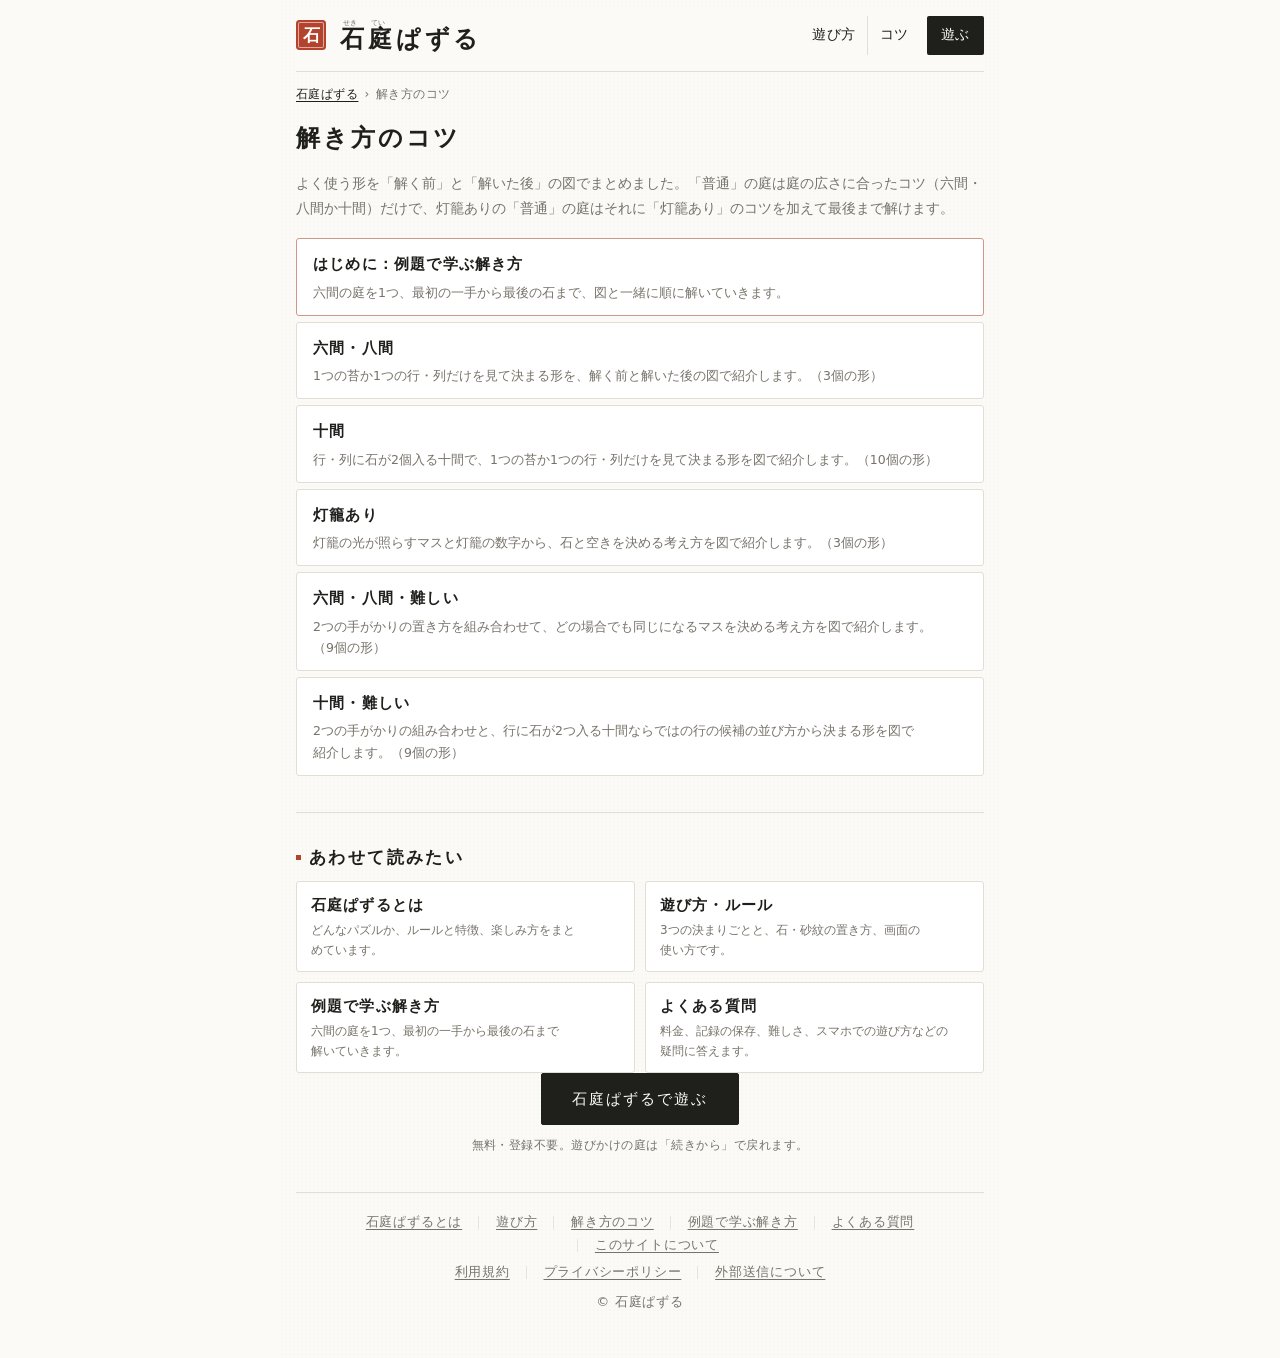
<file: tips/index.html>
<!doctype html>
<html lang="ja" class="doc">
<head>
<meta charset="utf-8">
<meta name="viewport" content="width=device-width,initial-scale=1,viewport-fit=cover">
<meta http-equiv="Content-Security-Policy" content="default-src 'self'; script-src 'none'; style-src 'self' 'unsafe-inline' https://fonts.googleapis.com; font-src https://fonts.gstatic.com; img-src 'self' data:; object-src 'none'; base-uri 'none'; form-action 'none'">
<meta name="referrer" content="no-referrer">
<title>解き方のコツ・攻略｜石庭ぱずる</title>
<meta name="description" content="パズルゲーム「石庭ぱずる」の解き方のコツと攻略。六間・八間、十間、灯籠あり、六間・八間（難しい）、十間（難しい）の5つに分けて、よく使う形を図で紹介します。">
<meta name="theme-color" content="#fbfaf7">
<link rel="canonical" href="https://puzzle-sekitei.jp/tips/">
<meta property="og:title" content="解き方のコツ・攻略｜石庭ぱずる">
<meta property="og:description" content="パズルゲーム「石庭ぱずる」の解き方のコツと攻略。六間・八間、十間、灯籠あり、六間・八間（難しい）、十間（難しい）の5つに分けて、よく使う形を図で紹介します。">
<meta property="og:type" content="article">
<meta property="og:url" content="https://puzzle-sekitei.jp/tips/">
<meta property="og:site_name" content="石庭ぱずる">
<meta property="og:locale" content="ja_JP">
<meta property="og:image" content="https://puzzle-sekitei.jp/og.png">
<meta property="og:image:width" content="1200">
<meta property="og:image:height" content="630">
<meta name="twitter:card" content="summary_large_image">
<link rel="icon" href="../icon.svg" type="image/svg+xml">
<link rel="apple-touch-icon" href="../apple-touch-icon.png">
<link rel="preconnect" href="https://fonts.googleapis.com">
<link rel="preconnect" href="https://fonts.gstatic.com" crossorigin>
<link rel="stylesheet" href="https://fonts.googleapis.com/css2?family=Shippori+Mincho+B1:wght@500;700;800&family=Zen+Kaku+Gothic+New:wght@400;500;700&display=swap">
<link rel="stylesheet" href="../assets/site.css">
<script type="application/ld+json">{"@context": "https://schema.org", "@type": "BreadcrumbList", "itemListElement": [{"@type": "ListItem", "position": 1, "name": "石庭ぱずる", "item": "https://puzzle-sekitei.jp/"}, {"@type": "ListItem", "position": 2, "name": "解き方のコツ", "item": "https://puzzle-sekitei.jp/tips/"}]}</script>
</head>
<body class="docpage">

<header class="top">
  <a class="brand" href="../"><span class="seal" aria-hidden="true">石</span><span class="brandname"><ruby>石<rt>せき</rt>庭<rt>てい</rt></ruby>ぱずる</span></a>
  <nav class="topbtns" aria-label="メニュー"><a class="btn" href="../rules/">遊び方</a><a class="btn" href="../tips/">コツ</a><a class="btn em" href="../">遊ぶ</a></nav>
</header>
<nav class="crumbs" aria-label="現在地"><ol><li><a href="../">石庭ぱずる</a></li><li aria-current="page">解き方のコツ</li></ol></nav>
<main class="doc">
<h1>解き方のコツ</h1>
<p class="lead">よく使う形を「解く前」と「解いた後」の図でまとめました。「普通」の庭は庭の広さに合ったコツ（六間・八間か十間）だけで、灯籠ありの「普通」の庭はそれに「灯籠あり」のコツを加えて最後まで解けます。</p>
<ol class="tipcards"><li class="exlink"><a href="../tips/example/"><b>はじめに：例題で学ぶ解き方</b><span>六間の庭を1つ、最初の一手から最後の石まで、図と一緒に順に解いていきます。</span></a></li><li><a href="../tips/basic/"><b>六間・八間</b><span>1つの苔か1つの行・列だけを見て決まる形を、解く前と解いた後の図で紹介します。（3個の形）</span></a></li><li><a href="../tips/ten/"><b>十間</b><span>行・列に石が2個入る十間で、1つの苔か1つの行・列だけを見て決まる形を図で紹介します。（10個の形）</span></a></li><li><a href="../tips/toro/"><b>灯籠あり</b><span>灯籠の光が照らすマスと灯籠の数字から、石と空きを決める考え方を図で紹介します。（3個の形）</span></a></li><li><a href="../tips/hard/"><b>六間・八間・難しい</b><span>2つの手がかりの置き方を組み合わせて、どの場合でも同じになるマスを決める考え方を図で紹介します。（9個の形）</span></a></li><li><a href="../tips/hard10/"><b>十間・難しい</b><span>2つの手がかりの組み合わせと、行に石が2つ入る十間ならではの行の候補の並び方から決まる形を図で紹介します。（9個の形）</span></a></li></ol>
<section class="readmore"><h2>あわせて読みたい</h2><ul class="readlinks two"><li><a href="../intro/"><b>石庭ぱずるとは</b><span>どんなパズルか、ルールと特徴、楽しみ方をまとめています。</span></a></li><li><a href="../rules/"><b>遊び方・ルール</b><span>3つの決まりごとと、石・砂紋の置き方、画面の使い方です。</span></a></li><li><a href="../tips/example/"><b>例題で学ぶ解き方</b><span>六間の庭を1つ、最初の一手から最後の石まで解いていきます。</span></a></li><li><a href="../faq/"><b>よくある質問</b><span>料金、記録の保存、難しさ、スマホでの遊び方などの疑問に答えます。</span></a></li></ul></section>
<p class="doccta"><a class="btn em" href="../">石庭ぱずるで遊ぶ</a><span class="ctanote">無料・登録不要。遊びかけの庭は「続きから」で戻れます。</span></p>
</main>
<footer class="sitefoot"><nav class="footnav" aria-label="サイト内の案内"><a href="../intro/">石庭ぱずるとは</a><a href="../rules/">遊び方</a><a href="../tips/">解き方のコツ</a><a href="../tips/example/">例題で学ぶ解き方</a><a href="../faq/">よくある質問</a><a href="../about/">このサイトについて</a></nav><nav class="footnav" aria-label="規約"><a href="../terms/">利用規約</a><a href="../privacy/">プライバシーポリシー</a><a href="../privacy/#extsend">外部送信について</a></nav><div style="margin-top:8px">© 石庭ぱずる</div></footer>
</body>
</html>
</file>
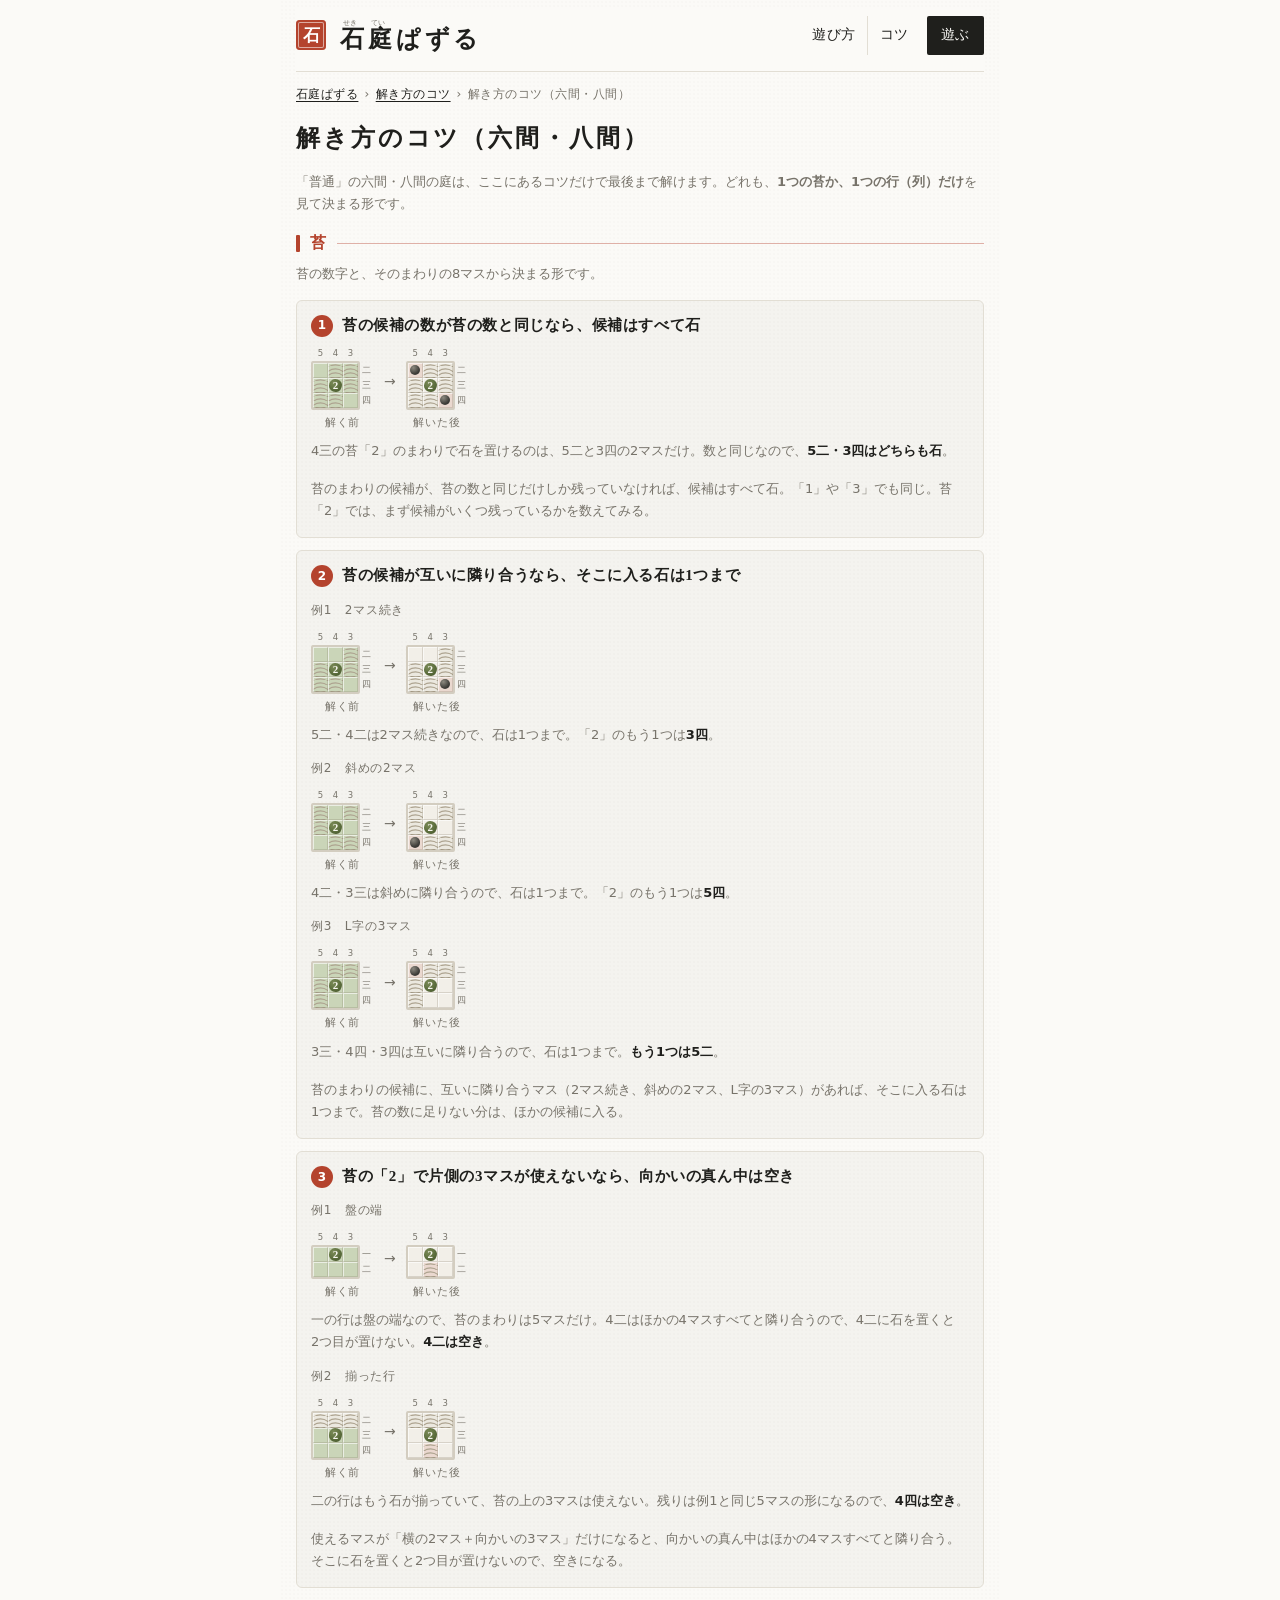
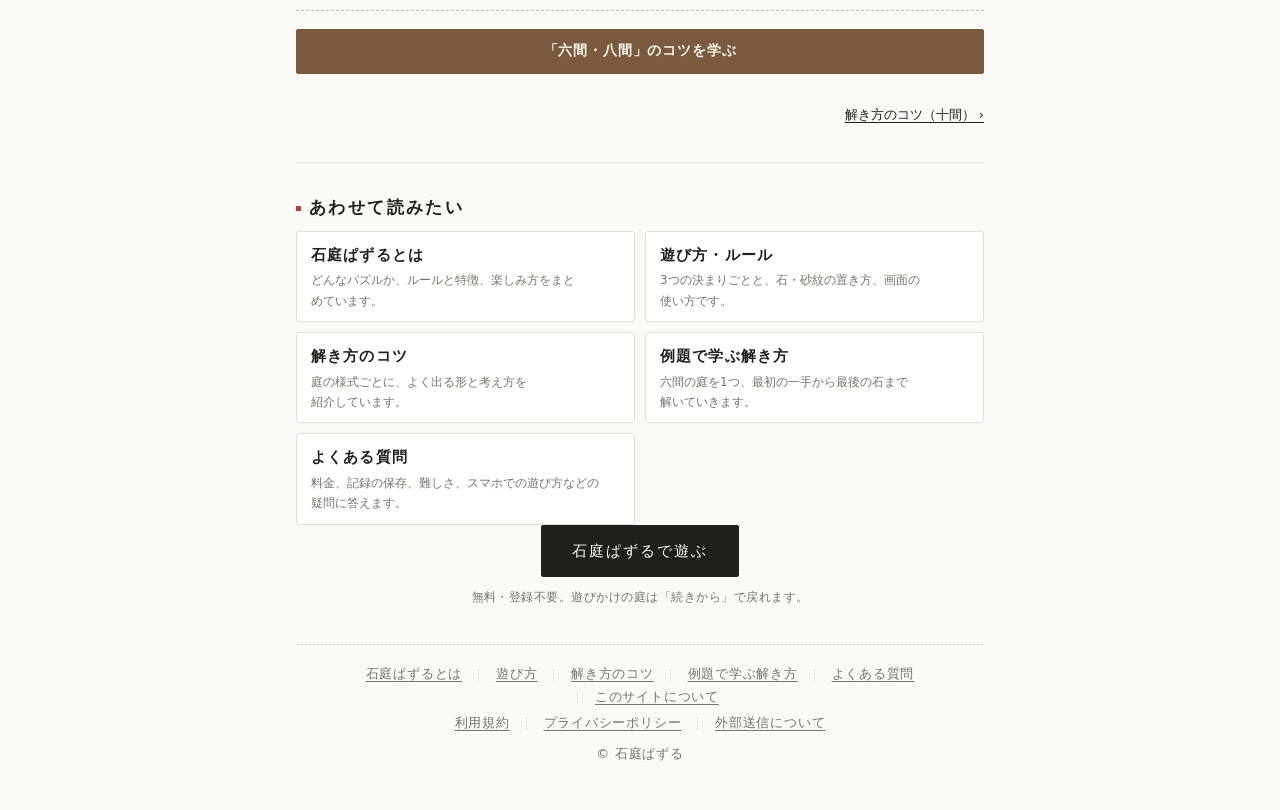
<file: tips/basic/index.html>
<!doctype html>
<html lang="ja" class="doc">
<head>
<meta charset="utf-8">
<meta name="viewport" content="width=device-width,initial-scale=1,viewport-fit=cover">
<meta http-equiv="Content-Security-Policy" content="default-src 'self'; script-src 'none'; style-src 'self' 'unsafe-inline' https://fonts.googleapis.com; font-src https://fonts.gstatic.com; img-src 'self' data:; object-src 'none'; base-uri 'none'; form-action 'none'">
<meta name="referrer" content="no-referrer">
<title>解き方のコツ（六間・八間）｜石庭ぱずる</title>
<meta name="description" content="石庭ぱずる六間・八間の「普通」の庭の解き方。1つの苔か1つの行・列だけを見て決まる形を、解く前と解いた後の図で紹介します。">
<meta name="theme-color" content="#fbfaf7">
<link rel="canonical" href="https://puzzle-sekitei.jp/tips/basic/">
<meta property="og:title" content="解き方のコツ（六間・八間）｜石庭ぱずる">
<meta property="og:description" content="石庭ぱずる六間・八間の「普通」の庭の解き方。1つの苔か1つの行・列だけを見て決まる形を、解く前と解いた後の図で紹介します。">
<meta property="og:type" content="article">
<meta property="og:url" content="https://puzzle-sekitei.jp/tips/basic/">
<meta property="og:site_name" content="石庭ぱずる">
<meta property="og:locale" content="ja_JP">
<meta property="og:image" content="https://puzzle-sekitei.jp/og.png">
<meta property="og:image:width" content="1200">
<meta property="og:image:height" content="630">
<meta name="twitter:card" content="summary_large_image">
<link rel="icon" href="../../icon.svg" type="image/svg+xml">
<link rel="apple-touch-icon" href="../../apple-touch-icon.png">
<link rel="preconnect" href="https://fonts.googleapis.com">
<link rel="preconnect" href="https://fonts.gstatic.com" crossorigin>
<link rel="stylesheet" href="https://fonts.googleapis.com/css2?family=Shippori+Mincho+B1:wght@500;700;800&family=Zen+Kaku+Gothic+New:wght@400;500;700&display=swap">
<link rel="stylesheet" href="../../assets/site.css">
<script type="application/ld+json">{"@context": "https://schema.org", "@type": "BreadcrumbList", "itemListElement": [{"@type": "ListItem", "position": 1, "name": "石庭ぱずる", "item": "https://puzzle-sekitei.jp/"}, {"@type": "ListItem", "position": 2, "name": "解き方のコツ", "item": "https://puzzle-sekitei.jp/tips/"}, {"@type": "ListItem", "position": 3, "name": "解き方のコツ（六間・八間）", "item": "https://puzzle-sekitei.jp/tips/basic/"}]}</script>
</head>
<body class="docpage">
<svg width="0" height="0" style="position:absolute" aria-hidden="true"><defs>
  <!-- 灯籠 (丸雪見) -->
  <radialGradient id="toroJ" cx=".35" cy=".3" r=".8"><stop offset="0" stop-color="#b6b3ad"/><stop offset="1" stop-color="#6a6661"/></radialGradient>
  <radialGradient id="toroK" cx=".35" cy=".1" r="1"><stop offset="0" stop-color="#b6b3ad"/><stop offset=".7" stop-color="#97928a"/><stop offset="1" stop-color="#6a6661"/></radialGradient>
  <linearGradient id="toroC" x1="0" y1="0" x2="1" y2="0"><stop offset="0" stop-color="#b6b3ad"/><stop offset=".55" stop-color="#97928a"/><stop offset="1" stop-color="#6a6661"/></linearGradient>
  <linearGradient id="toroO" x1="0" y1="0" x2="0" y2="1"><stop offset="0" stop-color="#33302b"/><stop offset=".45" stop-color="#4a4640"/></linearGradient>
  <linearGradient id="toroOb" x1="0" y1="0" x2="0" y2="1"><stop offset="0" stop-color="#7a3530"/><stop offset=".45" stop-color="#9c4b43"/></linearGradient>
  <radialGradient id="kaedeG" cx="45%" cy="40%" r="65%"><stop offset="0" stop-color="#a9cd6c"/><stop offset=".6" stop-color="#6f9e3c"/><stop offset="1" stop-color="#4b7829"/></radialGradient>
  <radialGradient id="kaedeG2" cx="45%" cy="40%" r="65%"><stop offset="0" stop-color="#c2db86"/><stop offset=".6" stop-color="#88b450"/><stop offset="1" stop-color="#5f8f34"/></radialGradient>
  <symbol id="kaede" viewBox="0 0 100 100" overflow="visible"><path d="M50,56 Q52,72 47,86" stroke="#6b5a3a" stroke-width="1.8" fill="none" stroke-linecap="round"/><path d="M47.9,61.6 L44.5,60.6 L41.2,62.9 L40.9,62.7 L37.9,64.2 L37.3,63.8 L35.0,64.0 L36.5,62.2 L36.5,61.5 L39.4,59.8 L39.4,59.4 L43.1,58.0 L36.7,57.9 L37.0,56.5 L30.7,56.0 L28.9,55.1 L24.3,53.8 L22.8,52.1 L19.7,49.6 L23.6,48.5 L25.6,47.6 L30.4,48.3 L32.4,48.1 L38.3,50.3 L36.6,48.0 L35.9,46.9 L30.0,41.8 L28.5,39.0 L25.3,34.1 L24.9,30.7 L24.3,25.4 L29.5,26.9 L32.8,27.9 L37.0,31.9 L39.5,33.9 L43.4,40.5 L44.3,40.4 L44.6,38.3 L43.2,30.0 L43.9,26.4 L44.6,20.2 L46.7,16.9 L50.0,12.0 L53.3,16.9 L55.4,20.2 L56.1,26.4 L56.8,30.0 L55.4,38.3 L55.3,41.3 L56.6,40.5 L60.5,33.9 L63.0,31.9 L67.2,27.9 L70.5,26.9 L75.7,25.4 L75.1,30.7 L74.7,34.1 L71.5,39.0 L70.0,41.8 L64.1,46.9 L61.5,49.1 L61.7,50.3 L67.6,48.1 L69.6,48.3 L74.4,47.6 L76.4,48.5 L80.3,49.6 L77.2,52.1 L75.7,53.8 L71.1,55.1 L69.3,56.0 L63.0,56.5 L60.0,57.4 L56.9,58.0 L60.6,59.4 L60.6,59.8 L63.5,61.5 L63.5,62.2 L65.0,64.0 L62.7,63.8 L62.1,64.2 L59.1,62.7 L58.8,62.9 L55.5,60.6 L52.1,61.6Z" fill="url(#kaedeG)" stroke="#456d25" stroke-width=".7" stroke-linejoin="round"/><path d="M50,56 L37.2,62.8M50,56 L24.2,50.5M50,56 L28.1,30.0M50,56 L50.0,18.6M50,56 L71.9,30.0M50,56 L75.8,50.5M50,56 L62.8,62.8" stroke="#dcebb0" stroke-width=".8" opacity=".65" fill="none"/></symbol>
  <symbol id="kaedeL" viewBox="0 0 100 100" overflow="visible"><path d="M50,56 Q52,72 47,86" stroke="#6b5a3a" stroke-width="1.8" fill="none" stroke-linecap="round"/><path d="M47.9,61.6 L44.5,60.6 L41.2,62.9 L40.9,62.7 L37.9,64.2 L37.3,63.8 L35.0,64.0 L36.5,62.2 L36.5,61.5 L39.4,59.8 L39.4,59.4 L43.1,58.0 L36.7,57.9 L37.0,56.5 L30.7,56.0 L28.9,55.1 L24.3,53.8 L22.8,52.1 L19.7,49.6 L23.6,48.5 L25.6,47.6 L30.4,48.3 L32.4,48.1 L38.3,50.3 L36.6,48.0 L35.9,46.9 L30.0,41.8 L28.5,39.0 L25.3,34.1 L24.9,30.7 L24.3,25.4 L29.5,26.9 L32.8,27.9 L37.0,31.9 L39.5,33.9 L43.4,40.5 L44.3,40.4 L44.6,38.3 L43.2,30.0 L43.9,26.4 L44.6,20.2 L46.7,16.9 L50.0,12.0 L53.3,16.9 L55.4,20.2 L56.1,26.4 L56.8,30.0 L55.4,38.3 L55.3,41.3 L56.6,40.5 L60.5,33.9 L63.0,31.9 L67.2,27.9 L70.5,26.9 L75.7,25.4 L75.1,30.7 L74.7,34.1 L71.5,39.0 L70.0,41.8 L64.1,46.9 L61.5,49.1 L61.7,50.3 L67.6,48.1 L69.6,48.3 L74.4,47.6 L76.4,48.5 L80.3,49.6 L77.2,52.1 L75.7,53.8 L71.1,55.1 L69.3,56.0 L63.0,56.5 L60.0,57.4 L56.9,58.0 L60.6,59.4 L60.6,59.8 L63.5,61.5 L63.5,62.2 L65.0,64.0 L62.7,63.8 L62.1,64.2 L59.1,62.7 L58.8,62.9 L55.5,60.6 L52.1,61.6Z" fill="url(#kaedeG2)" stroke="#5a8433" stroke-width=".7" stroke-linejoin="round"/><path d="M50,56 L37.2,62.8M50,56 L24.2,50.5M50,56 L28.1,30.0M50,56 L50.0,18.6M50,56 L71.9,30.0M50,56 L75.8,50.5M50,56 L62.8,62.8" stroke="#eef6d2" stroke-width=".8" opacity=".6" fill="none"/></symbol>
</defs></svg>
<header class="top">
  <a class="brand" href="../../"><span class="seal" aria-hidden="true">石</span><span class="brandname"><ruby>石<rt>せき</rt>庭<rt>てい</rt></ruby>ぱずる</span></a>
  <nav class="topbtns" aria-label="メニュー"><a class="btn" href="../../rules/">遊び方</a><a class="btn" href="../../tips/">コツ</a><a class="btn em" href="../../">遊ぶ</a></nav>
</header>
<nav class="crumbs" aria-label="現在地"><ol><li><a href="../../">石庭ぱずる</a></li><li><a href="../../tips/">解き方のコツ</a></li><li aria-current="page">解き方のコツ（六間・八間）</li></ol></nav>
<main class="doc">
<h1>解き方のコツ（六間・八間）</h1>

    <section id="tipNormal">
      <p class="small">「普通」の六間・八間の庭は、ここにあるコツだけで最後まで解けます。どれも、<b>1つの苔か、1つの行（列）だけ</b>を見て決まる形です。</p>
      <div class="pats">
        <h2 class="patgroup">苔</h2>
        <p class="small">苔の数字と、そのまわりの8マスから決まる形です。</p>
        <div class="patrow"><h3 class="pattitle">苔の候補の数が苔の数と同じなら、候補はすべて石</h3><div class="patpair" aria-hidden="true"><figure><div class="patb patw" style="--r:3;--c:3"><div class="patcols"><span>5</span><span>4</span><span>3</span></div><div class="pat"><i class="h"></i><i class="k h"></i><i class="k h"></i><i class="k h"></i><i class="m h">2</i><i class="k h"></i><i class="k h"></i><i class="k h"></i><i class="h"></i></div><div class="patrows"><span>二</span><span>三</span><span>四</span></div></div><figcaption>解く前</figcaption></figure><span class="patarrow">→</span><figure><div class="patb patw" style="--r:3;--c:3"><div class="patcols"><span>5</span><span>4</span><span>3</span></div><div class="pat"><i class="s c"></i><i class="k"></i><i class="k"></i><i class="k"></i><i class="m">2</i><i class="k"></i><i class="k"></i><i class="k"></i><i class="s c"></i></div><div class="patrows"><span>二</span><span>三</span><span>四</span></div></div><figcaption>解いた後</figcaption></figure></div><p class="small">4三の苔「2」のまわりで石を置けるのは、5二と3四の2マスだけ。数と同じなので、<b>5二・3四はどちらも石</b>。</p><p class="small">苔のまわりの候補が、苔の数と同じだけしか残っていなければ、候補はすべて石。「1」や「3」でも同じ。苔「2」では、まず候補がいくつ残っているかを数えてみる。</p></div>
        <div class="patrow"><h3 class="pattitle">苔の候補が互いに隣り合うなら、そこに入る石は1つまで</h3><p class="patsub">例1　2マス続き</p><div class="patpair" aria-hidden="true"><figure><div class="patb patw" style="--r:3;--c:3"><div class="patcols"><span>5</span><span>4</span><span>3</span></div><div class="pat"><i class="h"></i><i class="h"></i><i class="k h"></i><i class="k h"></i><i class="m h">2</i><i class="k h"></i><i class="k h"></i><i class="k h"></i><i class="h"></i></div><div class="patrows"><span>二</span><span>三</span><span>四</span></div></div><figcaption>解く前</figcaption></figure><span class="patarrow">→</span><figure><div class="patb patw" style="--r:3;--c:3"><div class="patcols"><span>5</span><span>4</span><span>3</span></div><div class="pat"><i></i><i></i><i class="k"></i><i class="k"></i><i class="m">2</i><i class="k"></i><i class="k"></i><i class="k"></i><i class="s c"></i></div><div class="patrows"><span>二</span><span>三</span><span>四</span></div></div><figcaption>解いた後</figcaption></figure></div><p class="small">5二・4二は2マス続きなので、石は1つまで。「2」のもう1つは<b>3四</b>。</p><p class="patsub">例2　斜めの2マス</p><div class="patpair" aria-hidden="true"><figure><div class="patb patw" style="--r:3;--c:3"><div class="patcols"><span>5</span><span>4</span><span>3</span></div><div class="pat"><i class="k h"></i><i class="h"></i><i class="k h"></i><i class="k h"></i><i class="m h">2</i><i class="h"></i><i class="h"></i><i class="k h"></i><i class="k h"></i></div><div class="patrows"><span>二</span><span>三</span><span>四</span></div></div><figcaption>解く前</figcaption></figure><span class="patarrow">→</span><figure><div class="patb patw" style="--r:3;--c:3"><div class="patcols"><span>5</span><span>4</span><span>3</span></div><div class="pat"><i class="k"></i><i></i><i class="k"></i><i class="k"></i><i class="m">2</i><i></i><i class="s c"></i><i class="k"></i><i class="k"></i></div><div class="patrows"><span>二</span><span>三</span><span>四</span></div></div><figcaption>解いた後</figcaption></figure></div><p class="small">4二・3三は斜めに隣り合うので、石は1つまで。「2」のもう1つは<b>5四</b>。</p><p class="patsub">例3　L字の3マス</p><div class="patpair" aria-hidden="true"><figure><div class="patb patw" style="--r:3;--c:3"><div class="patcols"><span>5</span><span>4</span><span>3</span></div><div class="pat"><i class="h"></i><i class="k h"></i><i class="k h"></i><i class="k h"></i><i class="m h">2</i><i class="h"></i><i class="k h"></i><i class="h"></i><i class="h"></i></div><div class="patrows"><span>二</span><span>三</span><span>四</span></div></div><figcaption>解く前</figcaption></figure><span class="patarrow">→</span><figure><div class="patb patw" style="--r:3;--c:3"><div class="patcols"><span>5</span><span>4</span><span>3</span></div><div class="pat"><i class="s c"></i><i class="k"></i><i class="k"></i><i class="k"></i><i class="m">2</i><i></i><i class="k"></i><i></i><i></i></div><div class="patrows"><span>二</span><span>三</span><span>四</span></div></div><figcaption>解いた後</figcaption></figure></div><p class="small">3三・4四・3四は互いに隣り合うので、石は1つまで。<b>もう1つは5二</b>。</p><p class="small">苔のまわりの候補に、互いに隣り合うマス（2マス続き、斜めの2マス、L字の3マス）があれば、そこに入る石は1つまで。苔の数に足りない分は、ほかの候補に入る。</p></div>
        <div class="patrow"><h3 class="pattitle">苔の「2」で片側の3マスが使えないなら、向かいの真ん中は空き</h3><p class="patsub">例1　盤の端</p><div class="patpair" aria-hidden="true"><figure><div class="patb patw" style="--r:2;--c:3"><div class="patcols"><span>5</span><span>4</span><span>3</span></div><div class="pat"><i class="h"></i><i class="m h">2</i><i class="h"></i><i class="h"></i><i class="h"></i><i class="h"></i></div><div class="patrows"><span>一</span><span>二</span></div></div><figcaption>解く前</figcaption></figure><span class="patarrow">→</span><figure><div class="patb patw" style="--r:2;--c:3"><div class="patcols"><span>5</span><span>4</span><span>3</span></div><div class="pat"><i></i><i class="m">2</i><i></i><i></i><i class="k c"></i><i></i></div><div class="patrows"><span>一</span><span>二</span></div></div><figcaption>解いた後</figcaption></figure></div><p class="small">一の行は盤の端なので、苔のまわりは5マスだけ。4二はほかの4マスすべてと隣り合うので、4二に石を置くと2つ目が置けない。<b>4二は空き</b>。</p><p class="patsub">例2　揃った行</p><div class="patpair" aria-hidden="true"><figure><div class="patb patw" style="--r:3;--c:3"><div class="patcols"><span>5</span><span>4</span><span>3</span></div><div class="pat"><i class="k"></i><i class="k"></i><i class="k"></i><i class="h"></i><i class="m h">2</i><i class="h"></i><i class="h"></i><i class="h"></i><i class="h"></i></div><div class="patrows"><span>二</span><span>三</span><span>四</span></div></div><figcaption>解く前</figcaption></figure><span class="patarrow">→</span><figure><div class="patb patw" style="--r:3;--c:3"><div class="patcols"><span>5</span><span>4</span><span>3</span></div><div class="pat"><i class="k"></i><i class="k"></i><i class="k"></i><i></i><i class="m">2</i><i></i><i></i><i class="k c"></i><i></i></div><div class="patrows"><span>二</span><span>三</span><span>四</span></div></div><figcaption>解いた後</figcaption></figure></div><p class="small">二の行はもう石が揃っていて、苔の上の3マスは使えない。残りは例1と同じ5マスの形になるので、<b>4四は空き</b>。</p><p class="small">使えるマスが「横の2マス＋向かいの3マス」だけになると、向かいの真ん中はほかの4マスすべてと隣り合う。そこに石を置くと2つ目が置けないので、空きになる。</p></div>
      </div>
      <div class="tipsep" aria-hidden="true"></div>
      <a class="btn tutgo" href="../../?tut=normal">「六間・八間」のコツを学ぶ</a>
    </section>
<nav class="pager" aria-label="ほかのコツ"><a class="next" href="../../tips/ten/">解き方のコツ（十間） ›</a></nav>
<section class="readmore"><h2>あわせて読みたい</h2><ul class="readlinks two"><li><a href="../../intro/"><b>石庭ぱずるとは</b><span>どんなパズルか、ルールと特徴、楽しみ方をまとめています。</span></a></li><li><a href="../../rules/"><b>遊び方・ルール</b><span>3つの決まりごとと、石・砂紋の置き方、画面の使い方です。</span></a></li><li><a href="../../tips/"><b>解き方のコツ</b><span>庭の様式ごとに、よく出る形と考え方を紹介しています。</span></a></li><li><a href="../../tips/example/"><b>例題で学ぶ解き方</b><span>六間の庭を1つ、最初の一手から最後の石まで解いていきます。</span></a></li><li><a href="../../faq/"><b>よくある質問</b><span>料金、記録の保存、難しさ、スマホでの遊び方などの疑問に答えます。</span></a></li></ul></section>
<p class="doccta"><a class="btn em" href="../../">石庭ぱずるで遊ぶ</a><span class="ctanote">無料・登録不要。遊びかけの庭は「続きから」で戻れます。</span></p>
</main>
<footer class="sitefoot"><nav class="footnav" aria-label="サイト内の案内"><a href="../../intro/">石庭ぱずるとは</a><a href="../../rules/">遊び方</a><a href="../../tips/">解き方のコツ</a><a href="../../tips/example/">例題で学ぶ解き方</a><a href="../../faq/">よくある質問</a><a href="../../about/">このサイトについて</a></nav><nav class="footnav" aria-label="規約"><a href="../../terms/">利用規約</a><a href="../../privacy/">プライバシーポリシー</a><a href="../../privacy/#extsend">外部送信について</a></nav><div style="margin-top:8px">© 石庭ぱずる</div></footer>
</body>
</html>
</file>
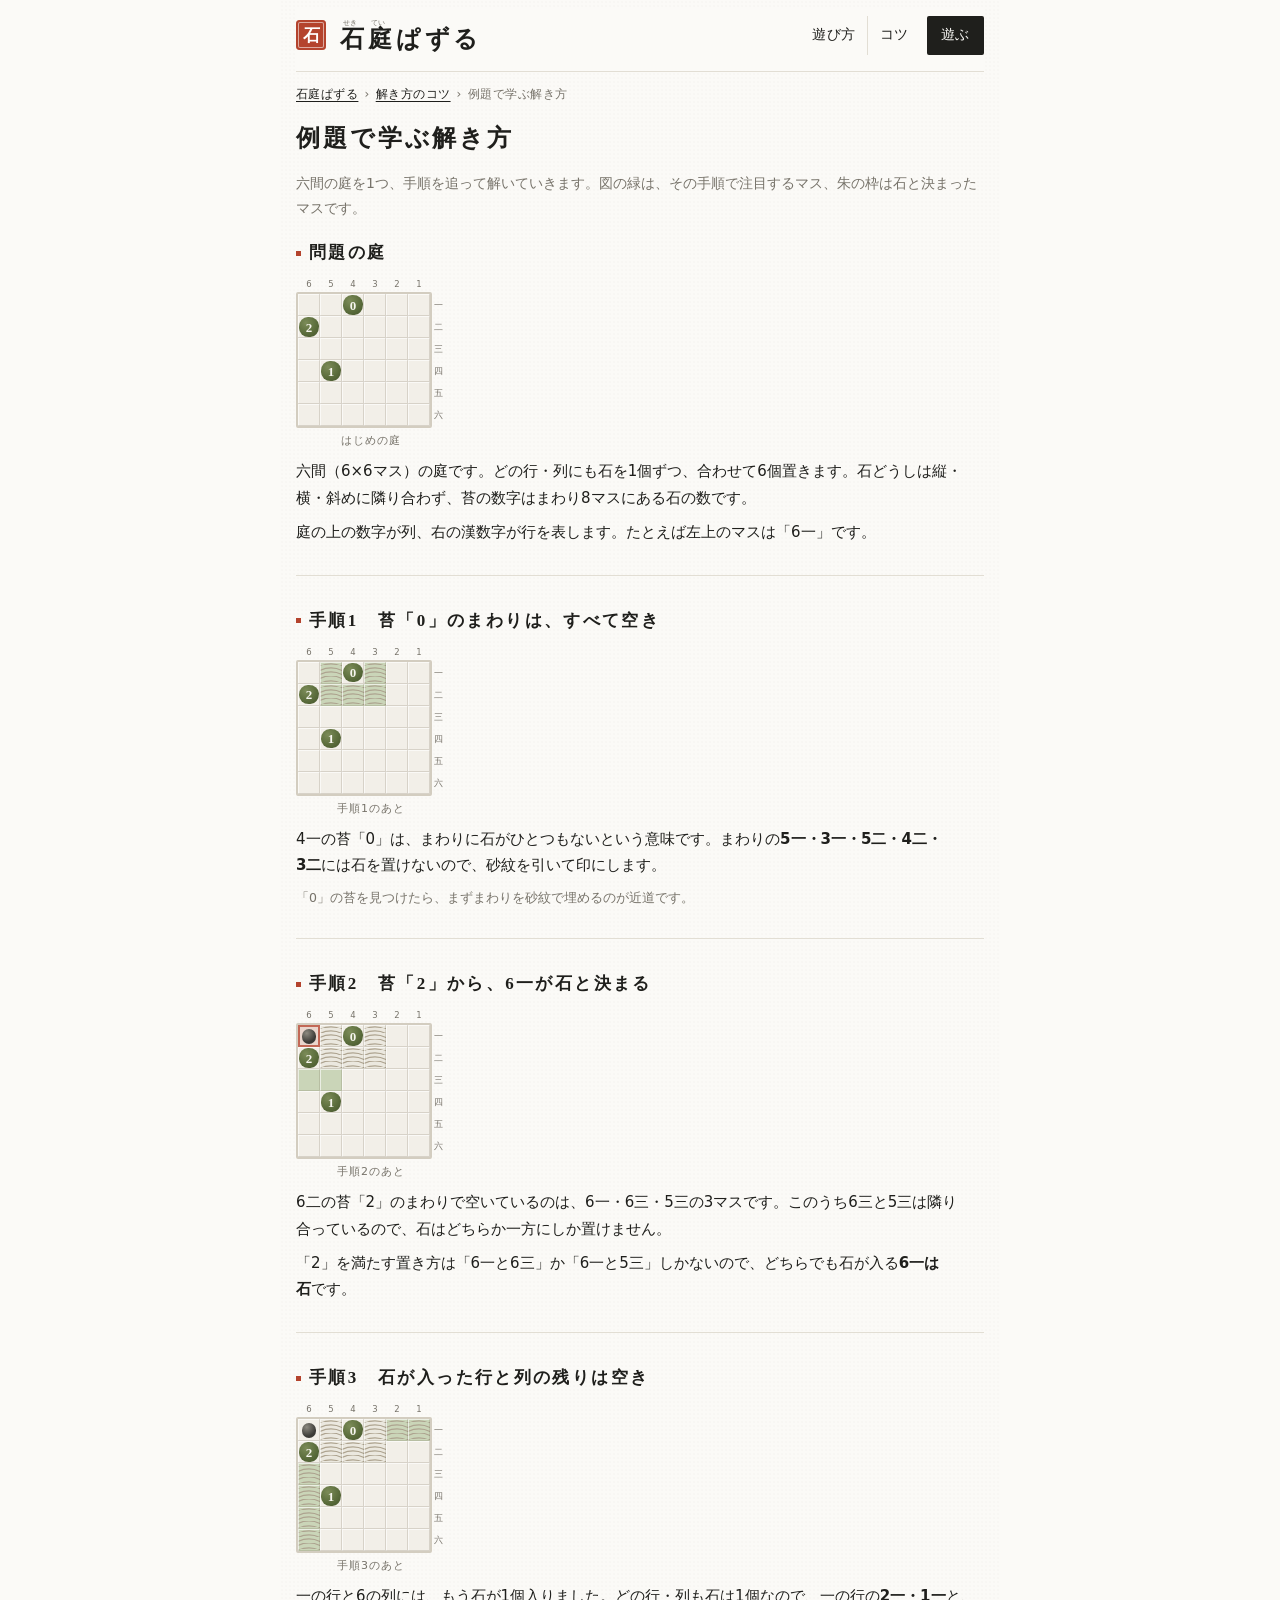
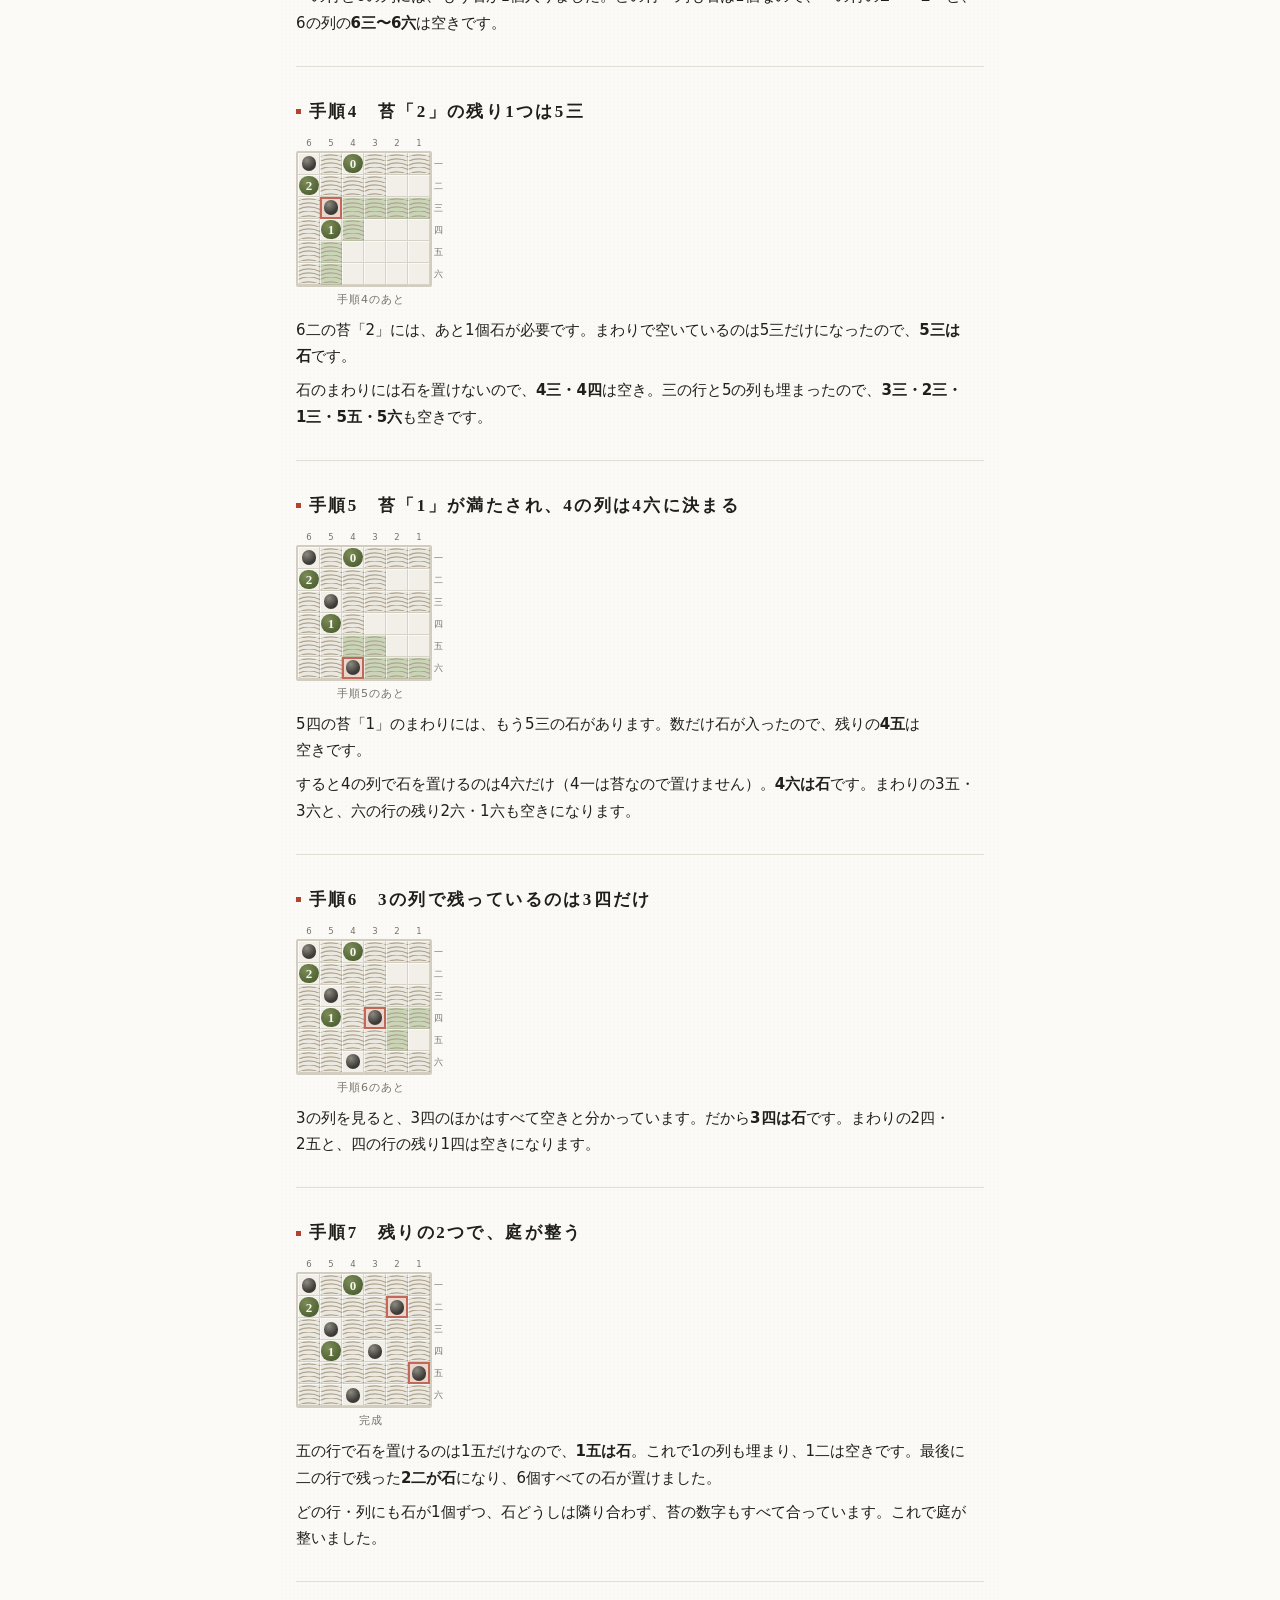
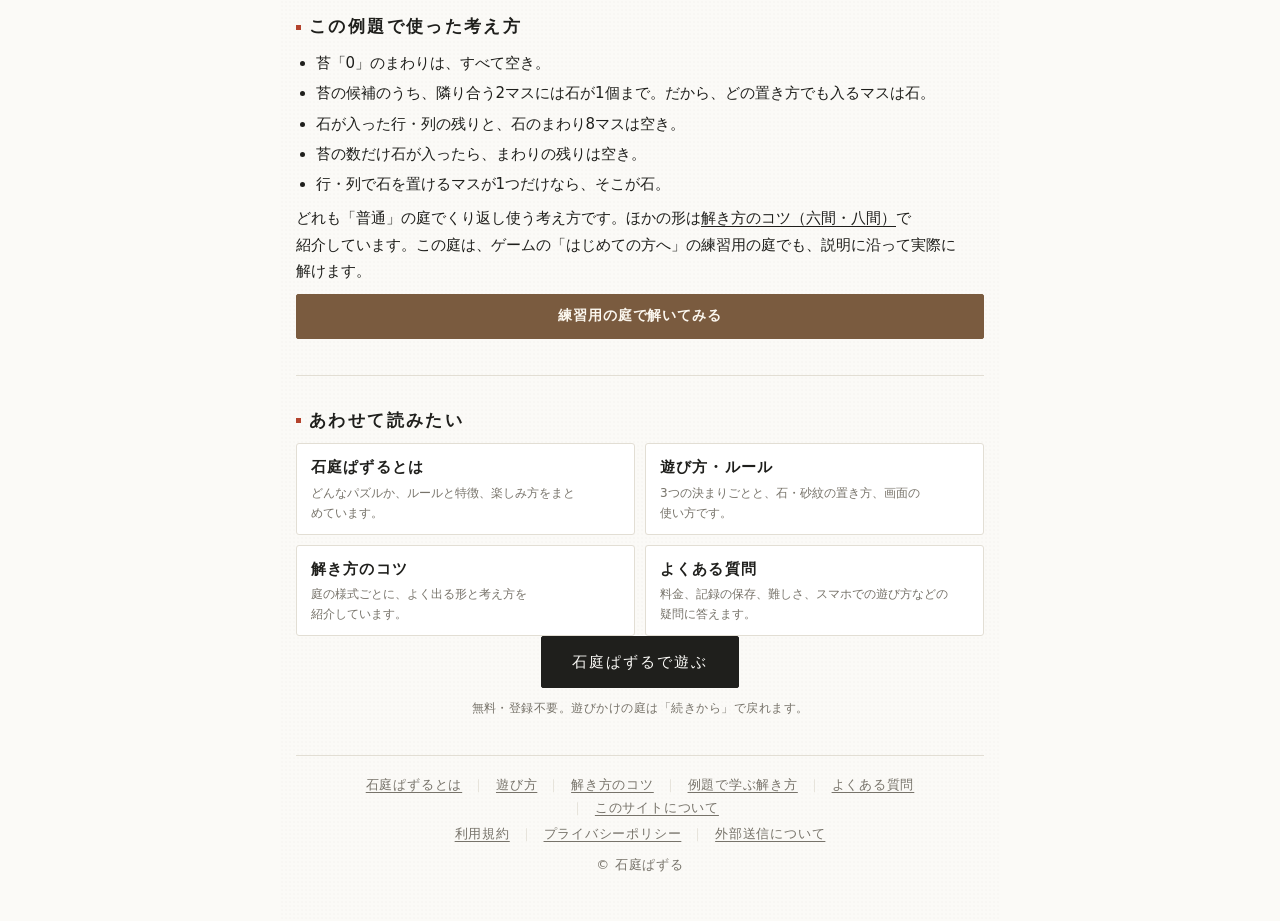
<file: tips/example/index.html>
<!doctype html>
<html lang="ja" class="doc">
<head>
<meta charset="utf-8">
<meta name="viewport" content="width=device-width,initial-scale=1,viewport-fit=cover">
<meta http-equiv="Content-Security-Policy" content="default-src 'self'; script-src 'none'; style-src 'self' 'unsafe-inline' https://fonts.googleapis.com; font-src https://fonts.gstatic.com; img-src 'self' data:; object-src 'none'; base-uri 'none'; form-action 'none'">
<meta name="referrer" content="no-referrer">
<title>例題で学ぶ解き方｜石庭ぱずる</title>
<meta name="description" content="ロジックパズル「石庭ぱずる」の例題を、最初の一手から最後の石まで図で解説します。苔「0」「2」「1」と行・列の数から、石と空きを1マスずつ決めていく流れが分かります。">
<meta name="theme-color" content="#fbfaf7">
<link rel="canonical" href="https://puzzle-sekitei.jp/tips/example/">
<meta property="og:title" content="例題で学ぶ解き方｜石庭ぱずる">
<meta property="og:description" content="ロジックパズル「石庭ぱずる」の例題を、最初の一手から最後の石まで図で解説します。苔「0」「2」「1」と行・列の数から、石と空きを1マスずつ決めていく流れが分かります。">
<meta property="og:type" content="article">
<meta property="og:url" content="https://puzzle-sekitei.jp/tips/example/">
<meta property="og:site_name" content="石庭ぱずる">
<meta property="og:locale" content="ja_JP">
<meta property="og:image" content="https://puzzle-sekitei.jp/og.png">
<meta property="og:image:width" content="1200">
<meta property="og:image:height" content="630">
<meta name="twitter:card" content="summary_large_image">
<link rel="icon" href="../../icon.svg" type="image/svg+xml">
<link rel="apple-touch-icon" href="../../apple-touch-icon.png">
<link rel="preconnect" href="https://fonts.googleapis.com">
<link rel="preconnect" href="https://fonts.gstatic.com" crossorigin>
<link rel="stylesheet" href="https://fonts.googleapis.com/css2?family=Shippori+Mincho+B1:wght@500;700;800&family=Zen+Kaku+Gothic+New:wght@400;500;700&display=swap">
<link rel="stylesheet" href="../../assets/site.css">
<script type="application/ld+json">{"@context": "https://schema.org", "@type": "BreadcrumbList", "itemListElement": [{"@type": "ListItem", "position": 1, "name": "石庭ぱずる", "item": "https://puzzle-sekitei.jp/"}, {"@type": "ListItem", "position": 2, "name": "解き方のコツ", "item": "https://puzzle-sekitei.jp/tips/"}, {"@type": "ListItem", "position": 3, "name": "例題で学ぶ解き方", "item": "https://puzzle-sekitei.jp/tips/example/"}]}</script>
</head>
<body class="docpage">
<svg width="0" height="0" style="position:absolute" aria-hidden="true"><defs>
  <!-- 灯籠 (丸雪見) -->
  <radialGradient id="toroJ" cx=".35" cy=".3" r=".8"><stop offset="0" stop-color="#b6b3ad"/><stop offset="1" stop-color="#6a6661"/></radialGradient>
  <radialGradient id="toroK" cx=".35" cy=".1" r="1"><stop offset="0" stop-color="#b6b3ad"/><stop offset=".7" stop-color="#97928a"/><stop offset="1" stop-color="#6a6661"/></radialGradient>
  <linearGradient id="toroC" x1="0" y1="0" x2="1" y2="0"><stop offset="0" stop-color="#b6b3ad"/><stop offset=".55" stop-color="#97928a"/><stop offset="1" stop-color="#6a6661"/></linearGradient>
  <linearGradient id="toroO" x1="0" y1="0" x2="0" y2="1"><stop offset="0" stop-color="#33302b"/><stop offset=".45" stop-color="#4a4640"/></linearGradient>
  <linearGradient id="toroOb" x1="0" y1="0" x2="0" y2="1"><stop offset="0" stop-color="#7a3530"/><stop offset=".45" stop-color="#9c4b43"/></linearGradient>
  <radialGradient id="kaedeG" cx="45%" cy="40%" r="65%"><stop offset="0" stop-color="#a9cd6c"/><stop offset=".6" stop-color="#6f9e3c"/><stop offset="1" stop-color="#4b7829"/></radialGradient>
  <radialGradient id="kaedeG2" cx="45%" cy="40%" r="65%"><stop offset="0" stop-color="#c2db86"/><stop offset=".6" stop-color="#88b450"/><stop offset="1" stop-color="#5f8f34"/></radialGradient>
  <symbol id="kaede" viewBox="0 0 100 100" overflow="visible"><path d="M50,56 Q52,72 47,86" stroke="#6b5a3a" stroke-width="1.8" fill="none" stroke-linecap="round"/><path d="M47.9,61.6 L44.5,60.6 L41.2,62.9 L40.9,62.7 L37.9,64.2 L37.3,63.8 L35.0,64.0 L36.5,62.2 L36.5,61.5 L39.4,59.8 L39.4,59.4 L43.1,58.0 L36.7,57.9 L37.0,56.5 L30.7,56.0 L28.9,55.1 L24.3,53.8 L22.8,52.1 L19.7,49.6 L23.6,48.5 L25.6,47.6 L30.4,48.3 L32.4,48.1 L38.3,50.3 L36.6,48.0 L35.9,46.9 L30.0,41.8 L28.5,39.0 L25.3,34.1 L24.9,30.7 L24.3,25.4 L29.5,26.9 L32.8,27.9 L37.0,31.9 L39.5,33.9 L43.4,40.5 L44.3,40.4 L44.6,38.3 L43.2,30.0 L43.9,26.4 L44.6,20.2 L46.7,16.9 L50.0,12.0 L53.3,16.9 L55.4,20.2 L56.1,26.4 L56.8,30.0 L55.4,38.3 L55.3,41.3 L56.6,40.5 L60.5,33.9 L63.0,31.9 L67.2,27.9 L70.5,26.9 L75.7,25.4 L75.1,30.7 L74.7,34.1 L71.5,39.0 L70.0,41.8 L64.1,46.9 L61.5,49.1 L61.7,50.3 L67.6,48.1 L69.6,48.3 L74.4,47.6 L76.4,48.5 L80.3,49.6 L77.2,52.1 L75.7,53.8 L71.1,55.1 L69.3,56.0 L63.0,56.5 L60.0,57.4 L56.9,58.0 L60.6,59.4 L60.6,59.8 L63.5,61.5 L63.5,62.2 L65.0,64.0 L62.7,63.8 L62.1,64.2 L59.1,62.7 L58.8,62.9 L55.5,60.6 L52.1,61.6Z" fill="url(#kaedeG)" stroke="#456d25" stroke-width=".7" stroke-linejoin="round"/><path d="M50,56 L37.2,62.8M50,56 L24.2,50.5M50,56 L28.1,30.0M50,56 L50.0,18.6M50,56 L71.9,30.0M50,56 L75.8,50.5M50,56 L62.8,62.8" stroke="#dcebb0" stroke-width=".8" opacity=".65" fill="none"/></symbol>
  <symbol id="kaedeL" viewBox="0 0 100 100" overflow="visible"><path d="M50,56 Q52,72 47,86" stroke="#6b5a3a" stroke-width="1.8" fill="none" stroke-linecap="round"/><path d="M47.9,61.6 L44.5,60.6 L41.2,62.9 L40.9,62.7 L37.9,64.2 L37.3,63.8 L35.0,64.0 L36.5,62.2 L36.5,61.5 L39.4,59.8 L39.4,59.4 L43.1,58.0 L36.7,57.9 L37.0,56.5 L30.7,56.0 L28.9,55.1 L24.3,53.8 L22.8,52.1 L19.7,49.6 L23.6,48.5 L25.6,47.6 L30.4,48.3 L32.4,48.1 L38.3,50.3 L36.6,48.0 L35.9,46.9 L30.0,41.8 L28.5,39.0 L25.3,34.1 L24.9,30.7 L24.3,25.4 L29.5,26.9 L32.8,27.9 L37.0,31.9 L39.5,33.9 L43.4,40.5 L44.3,40.4 L44.6,38.3 L43.2,30.0 L43.9,26.4 L44.6,20.2 L46.7,16.9 L50.0,12.0 L53.3,16.9 L55.4,20.2 L56.1,26.4 L56.8,30.0 L55.4,38.3 L55.3,41.3 L56.6,40.5 L60.5,33.9 L63.0,31.9 L67.2,27.9 L70.5,26.9 L75.7,25.4 L75.1,30.7 L74.7,34.1 L71.5,39.0 L70.0,41.8 L64.1,46.9 L61.5,49.1 L61.7,50.3 L67.6,48.1 L69.6,48.3 L74.4,47.6 L76.4,48.5 L80.3,49.6 L77.2,52.1 L75.7,53.8 L71.1,55.1 L69.3,56.0 L63.0,56.5 L60.0,57.4 L56.9,58.0 L60.6,59.4 L60.6,59.8 L63.5,61.5 L63.5,62.2 L65.0,64.0 L62.7,63.8 L62.1,64.2 L59.1,62.7 L58.8,62.9 L55.5,60.6 L52.1,61.6Z" fill="url(#kaedeG2)" stroke="#5a8433" stroke-width=".7" stroke-linejoin="round"/><path d="M50,56 L37.2,62.8M50,56 L24.2,50.5M50,56 L28.1,30.0M50,56 L50.0,18.6M50,56 L71.9,30.0M50,56 L75.8,50.5M50,56 L62.8,62.8" stroke="#eef6d2" stroke-width=".8" opacity=".6" fill="none"/></symbol>
</defs></svg>
<header class="top">
  <a class="brand" href="../../"><span class="seal" aria-hidden="true">石</span><span class="brandname"><ruby>石<rt>せき</rt>庭<rt>てい</rt></ruby>ぱずる</span></a>
  <nav class="topbtns" aria-label="メニュー"><a class="btn" href="../../rules/">遊び方</a><a class="btn" href="../../tips/">コツ</a><a class="btn em" href="../../">遊ぶ</a></nav>
</header>
<nav class="crumbs" aria-label="現在地"><ol><li><a href="../../">石庭ぱずる</a></li><li><a href="../../tips/">解き方のコツ</a></li><li aria-current="page">例題で学ぶ解き方</li></ol></nav>
<main class="doc">
<h1>例題で学ぶ解き方</h1>
<p class="lead">六間の庭を1つ、手順を追って解いていきます。図の緑は、その手順で注目するマス、朱の枠は石と決まったマスです。</p>
<section class="exstep"><h2>問題の庭</h2><div class="patpair" aria-hidden="true"><figure><div class="patb patt" style="--r:6;--c:6"><div class="patcols"><span>6</span><span>5</span><span>4</span><span>3</span><span>2</span><span>1</span></div><div class="pat"><i></i><i></i><i class="m">0</i><i></i><i></i><i></i><i class="m">2</i><i></i><i></i><i></i><i></i><i></i><i></i><i></i><i></i><i></i><i></i><i></i><i></i><i class="m">1</i><i></i><i></i><i></i><i></i><i></i><i></i><i></i><i></i><i></i><i></i><i></i><i></i><i></i><i></i><i></i><i></i></div><div class="patrows"><span>一</span><span>二</span><span>三</span><span>四</span><span>五</span><span>六</span></div></div><figcaption>はじめの庭</figcaption></figure></div><p>六間（6×6マス）の庭です。どの行・列にも石を1個ずつ、合わせて6個置きます。石どうしは縦・横・斜めに隣り合わず、苔の数字はまわり8マスにある石の数です。</p><p>庭の上の数字が列、右の漢数字が行を表します。たとえば左上のマスは「6一」です。</p></section><section class="exstep"><h2>手順1　苔「0」のまわりは、すべて空き</h2><div class="patpair" aria-hidden="true"><figure><div class="patb patt" style="--r:6;--c:6"><div class="patcols"><span>6</span><span>5</span><span>4</span><span>3</span><span>2</span><span>1</span></div><div class="pat"><i></i><i class="k h"></i><i class="m">0</i><i class="k h"></i><i></i><i></i><i class="m">2</i><i class="k h"></i><i class="k h"></i><i class="k h"></i><i></i><i></i><i></i><i></i><i></i><i></i><i></i><i></i><i></i><i class="m">1</i><i></i><i></i><i></i><i></i><i></i><i></i><i></i><i></i><i></i><i></i><i></i><i></i><i></i><i></i><i></i><i></i></div><div class="patrows"><span>一</span><span>二</span><span>三</span><span>四</span><span>五</span><span>六</span></div></div><figcaption>手順1のあと</figcaption></figure></div><p>4一の苔「0」は、まわりに石がひとつもないという意味です。まわりの<b>5一・3一・5二・4二・3二</b>には石を置けないので、砂紋を引いて印にします。</p><p class="exnote">「0」の苔を見つけたら、まずまわりを砂紋で埋めるのが近道です。</p></section><section class="exstep"><h2>手順2　苔「2」から、6一が石と決まる</h2><div class="patpair" aria-hidden="true"><figure><div class="patb patt" style="--r:6;--c:6"><div class="patcols"><span>6</span><span>5</span><span>4</span><span>3</span><span>2</span><span>1</span></div><div class="pat"><i class="s c"></i><i class="k"></i><i class="m">0</i><i class="k"></i><i></i><i></i><i class="m">2</i><i class="k"></i><i class="k"></i><i class="k"></i><i></i><i></i><i class="h"></i><i class="h"></i><i></i><i></i><i></i><i></i><i></i><i class="m">1</i><i></i><i></i><i></i><i></i><i></i><i></i><i></i><i></i><i></i><i></i><i></i><i></i><i></i><i></i><i></i><i></i></div><div class="patrows"><span>一</span><span>二</span><span>三</span><span>四</span><span>五</span><span>六</span></div></div><figcaption>手順2のあと</figcaption></figure></div><p>6二の苔「2」のまわりで空いているのは、6一・6三・5三の3マスです。このうち6三と5三は隣り合っているので、石はどちらか一方にしか置けません。</p><p>「2」を満たす置き方は「6一と6三」か「6一と5三」しかないので、どちらでも石が入る<b>6一は石</b>です。</p></section><section class="exstep"><h2>手順3　石が入った行と列の残りは空き</h2><div class="patpair" aria-hidden="true"><figure><div class="patb patt" style="--r:6;--c:6"><div class="patcols"><span>6</span><span>5</span><span>4</span><span>3</span><span>2</span><span>1</span></div><div class="pat"><i class="s"></i><i class="k"></i><i class="m">0</i><i class="k"></i><i class="k h"></i><i class="k h"></i><i class="m">2</i><i class="k"></i><i class="k"></i><i class="k"></i><i></i><i></i><i class="k h"></i><i></i><i></i><i></i><i></i><i></i><i class="k h"></i><i class="m">1</i><i></i><i></i><i></i><i></i><i class="k h"></i><i></i><i></i><i></i><i></i><i></i><i class="k h"></i><i></i><i></i><i></i><i></i><i></i></div><div class="patrows"><span>一</span><span>二</span><span>三</span><span>四</span><span>五</span><span>六</span></div></div><figcaption>手順3のあと</figcaption></figure></div><p>一の行と6の列には、もう石が1個入りました。どの行・列も石は1個なので、一の行の<b>2一・1一</b>と、6の列の<b>6三〜6六</b>は空きです。</p></section><section class="exstep"><h2>手順4　苔「2」の残り1つは5三</h2><div class="patpair" aria-hidden="true"><figure><div class="patb patt" style="--r:6;--c:6"><div class="patcols"><span>6</span><span>5</span><span>4</span><span>3</span><span>2</span><span>1</span></div><div class="pat"><i class="s"></i><i class="k"></i><i class="m">0</i><i class="k"></i><i class="k"></i><i class="k"></i><i class="m">2</i><i class="k"></i><i class="k"></i><i class="k"></i><i></i><i></i><i class="k"></i><i class="s c"></i><i class="k h"></i><i class="k h"></i><i class="k h"></i><i class="k h"></i><i class="k"></i><i class="m">1</i><i class="k h"></i><i></i><i></i><i></i><i class="k"></i><i class="k h"></i><i></i><i></i><i></i><i></i><i class="k"></i><i class="k h"></i><i></i><i></i><i></i><i></i></div><div class="patrows"><span>一</span><span>二</span><span>三</span><span>四</span><span>五</span><span>六</span></div></div><figcaption>手順4のあと</figcaption></figure></div><p>6二の苔「2」には、あと1個石が必要です。まわりで空いているのは5三だけになったので、<b>5三は石</b>です。</p><p>石のまわりには石を置けないので、<b>4三・4四</b>は空き。三の行と5の列も埋まったので、<b>3三・2三・1三・5五・5六</b>も空きです。</p></section><section class="exstep"><h2>手順5　苔「1」が満たされ、4の列は4六に決まる</h2><div class="patpair" aria-hidden="true"><figure><div class="patb patt" style="--r:6;--c:6"><div class="patcols"><span>6</span><span>5</span><span>4</span><span>3</span><span>2</span><span>1</span></div><div class="pat"><i class="s"></i><i class="k"></i><i class="m">0</i><i class="k"></i><i class="k"></i><i class="k"></i><i class="m">2</i><i class="k"></i><i class="k"></i><i class="k"></i><i></i><i></i><i class="k"></i><i class="s"></i><i class="k"></i><i class="k"></i><i class="k"></i><i class="k"></i><i class="k"></i><i class="m">1</i><i class="k"></i><i></i><i></i><i></i><i class="k"></i><i class="k"></i><i class="k h"></i><i class="k h"></i><i></i><i></i><i class="k"></i><i class="k"></i><i class="s c"></i><i class="k h"></i><i class="k h"></i><i class="k h"></i></div><div class="patrows"><span>一</span><span>二</span><span>三</span><span>四</span><span>五</span><span>六</span></div></div><figcaption>手順5のあと</figcaption></figure></div><p>5四の苔「1」のまわりには、もう5三の石があります。数だけ石が入ったので、残りの<b>4五</b>は空きです。</p><p>すると4の列で石を置けるのは4六だけ（4一は苔なので置けません）。<b>4六は石</b>です。まわりの3五・3六と、六の行の残り2六・1六も空きになります。</p></section><section class="exstep"><h2>手順6　3の列で残っているのは3四だけ</h2><div class="patpair" aria-hidden="true"><figure><div class="patb patt" style="--r:6;--c:6"><div class="patcols"><span>6</span><span>5</span><span>4</span><span>3</span><span>2</span><span>1</span></div><div class="pat"><i class="s"></i><i class="k"></i><i class="m">0</i><i class="k"></i><i class="k"></i><i class="k"></i><i class="m">2</i><i class="k"></i><i class="k"></i><i class="k"></i><i></i><i></i><i class="k"></i><i class="s"></i><i class="k"></i><i class="k"></i><i class="k"></i><i class="k"></i><i class="k"></i><i class="m">1</i><i class="k"></i><i class="s c"></i><i class="k h"></i><i class="k h"></i><i class="k"></i><i class="k"></i><i class="k"></i><i class="k"></i><i class="k h"></i><i></i><i class="k"></i><i class="k"></i><i class="s"></i><i class="k"></i><i class="k"></i><i class="k"></i></div><div class="patrows"><span>一</span><span>二</span><span>三</span><span>四</span><span>五</span><span>六</span></div></div><figcaption>手順6のあと</figcaption></figure></div><p>3の列を見ると、3四のほかはすべて空きと分かっています。だから<b>3四は石</b>です。まわりの2四・2五と、四の行の残り1四は空きになります。</p></section><section class="exstep"><h2>手順7　残りの2つで、庭が整う</h2><div class="patpair" aria-hidden="true"><figure><div class="patb patt" style="--r:6;--c:6"><div class="patcols"><span>6</span><span>5</span><span>4</span><span>3</span><span>2</span><span>1</span></div><div class="pat"><i class="s"></i><i class="k"></i><i class="m">0</i><i class="k"></i><i class="k"></i><i class="k"></i><i class="m">2</i><i class="k"></i><i class="k"></i><i class="k"></i><i class="s c"></i><i class="k"></i><i class="k"></i><i class="s"></i><i class="k"></i><i class="k"></i><i class="k"></i><i class="k"></i><i class="k"></i><i class="m">1</i><i class="k"></i><i class="s"></i><i class="k"></i><i class="k"></i><i class="k"></i><i class="k"></i><i class="k"></i><i class="k"></i><i class="k"></i><i class="s c"></i><i class="k"></i><i class="k"></i><i class="s"></i><i class="k"></i><i class="k"></i><i class="k"></i></div><div class="patrows"><span>一</span><span>二</span><span>三</span><span>四</span><span>五</span><span>六</span></div></div><figcaption>完成</figcaption></figure></div><p>五の行で石を置けるのは1五だけなので、<b>1五は石</b>。これで1の列も埋まり、1二は空きです。最後に二の行で残った<b>2二が石</b>になり、6個すべての石が置けました。</p><p>どの行・列にも石が1個ずつ、石どうしは隣り合わず、苔の数字もすべて合っています。これで庭が整いました。</p></section><section><h2>この例題で使った考え方</h2><ul class="plain"><li>苔「0」のまわりは、すべて空き。</li><li>苔の候補のうち、隣り合う2マスには石が1個まで。だから、どの置き方でも入るマスは石。</li><li>石が入った行・列の残りと、石のまわり8マスは空き。</li><li>苔の数だけ石が入ったら、まわりの残りは空き。</li><li>行・列で石を置けるマスが1つだけなら、そこが石。</li></ul><p>どれも「普通」の庭でくり返し使う考え方です。ほかの形は<a href="../../tips/basic/">解き方のコツ（六間・八間）</a>で紹介しています。この庭は、ゲームの「はじめての方へ」の練習用の庭でも、説明に沿って実際に解けます。</p></section><a class="btn tutgo" href="../../?tut=basic">練習用の庭で解いてみる</a>
<section class="readmore"><h2>あわせて読みたい</h2><ul class="readlinks two"><li><a href="../../intro/"><b>石庭ぱずるとは</b><span>どんなパズルか、ルールと特徴、楽しみ方をまとめています。</span></a></li><li><a href="../../rules/"><b>遊び方・ルール</b><span>3つの決まりごとと、石・砂紋の置き方、画面の使い方です。</span></a></li><li><a href="../../tips/"><b>解き方のコツ</b><span>庭の様式ごとに、よく出る形と考え方を紹介しています。</span></a></li><li><a href="../../faq/"><b>よくある質問</b><span>料金、記録の保存、難しさ、スマホでの遊び方などの疑問に答えます。</span></a></li></ul></section>
<p class="doccta"><a class="btn em" href="../../">石庭ぱずるで遊ぶ</a><span class="ctanote">無料・登録不要。遊びかけの庭は「続きから」で戻れます。</span></p>
</main>
<footer class="sitefoot"><nav class="footnav" aria-label="サイト内の案内"><a href="../../intro/">石庭ぱずるとは</a><a href="../../rules/">遊び方</a><a href="../../tips/">解き方のコツ</a><a href="../../tips/example/">例題で学ぶ解き方</a><a href="../../faq/">よくある質問</a><a href="../../about/">このサイトについて</a></nav><nav class="footnav" aria-label="規約"><a href="../../terms/">利用規約</a><a href="../../privacy/">プライバシーポリシー</a><a href="../../privacy/#extsend">外部送信について</a></nav><div style="margin-top:8px">© 石庭ぱずる</div></footer>
</body>
</html>
</file>
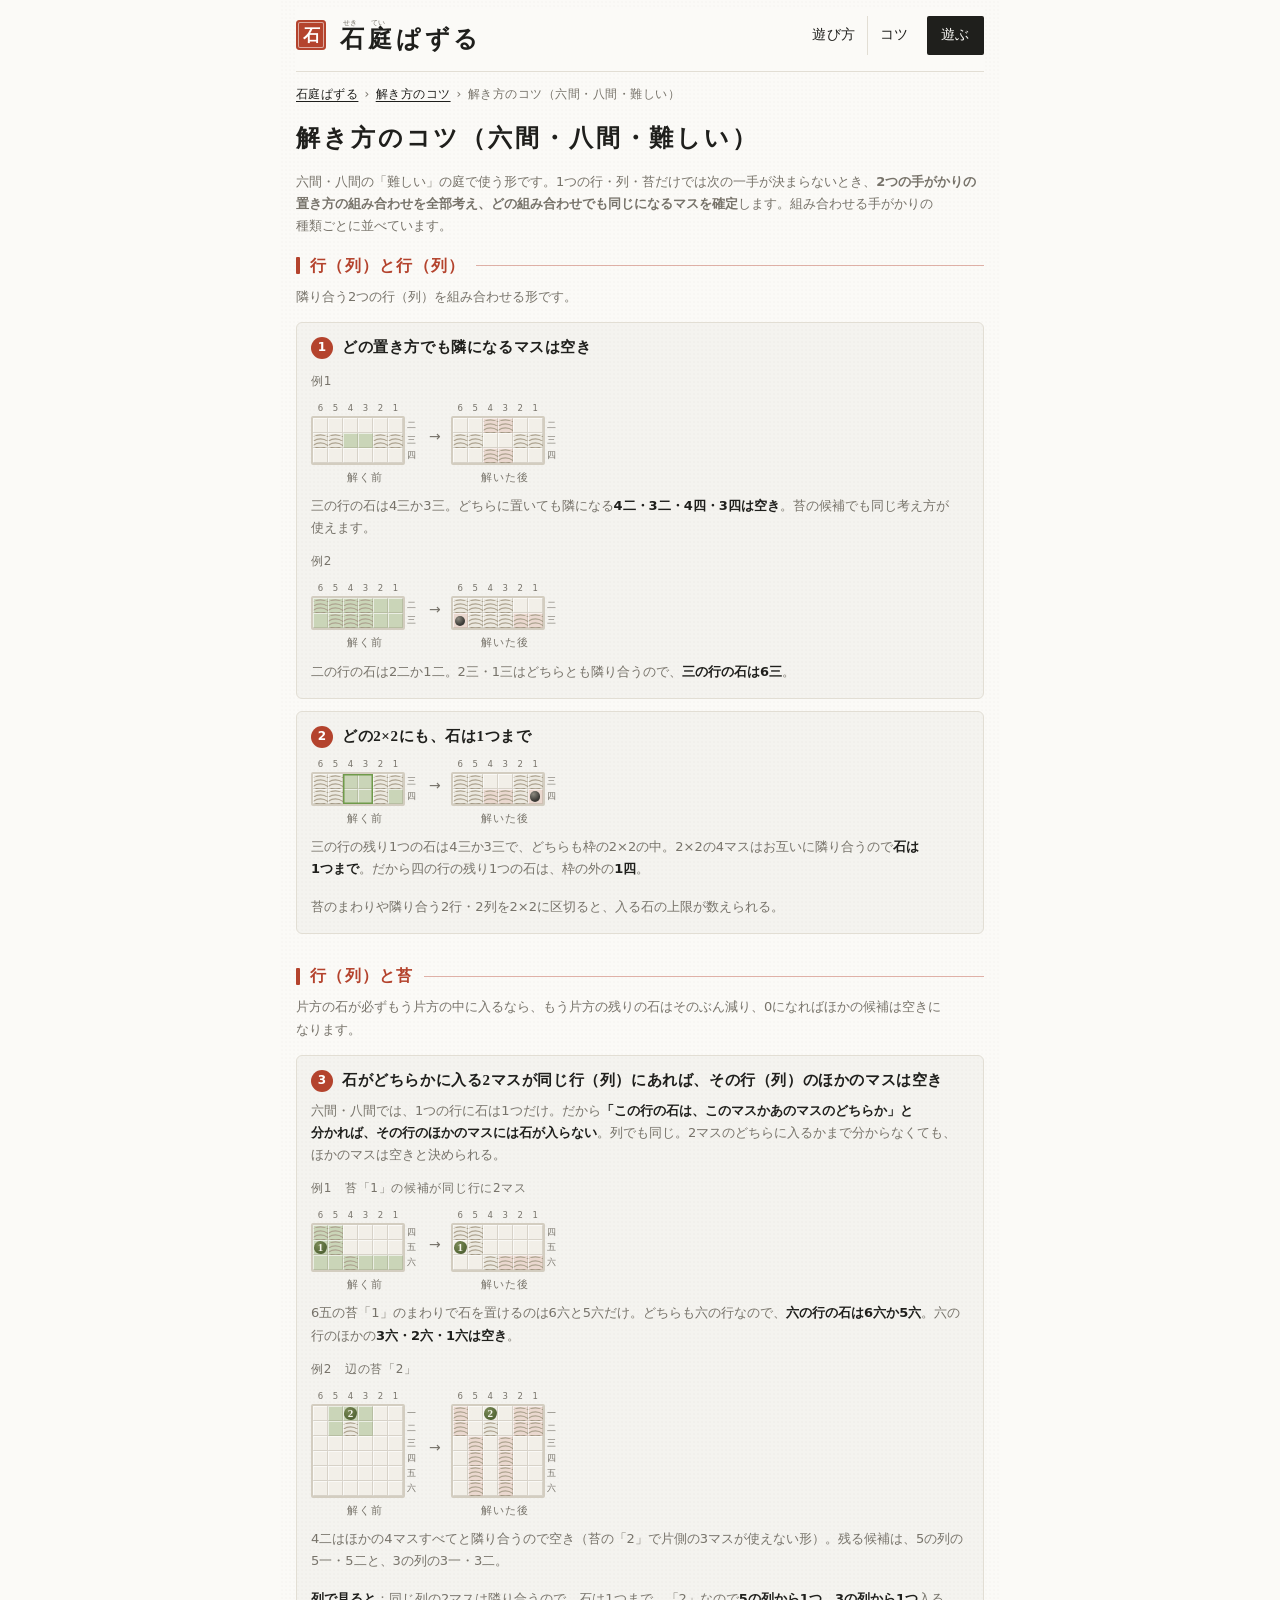
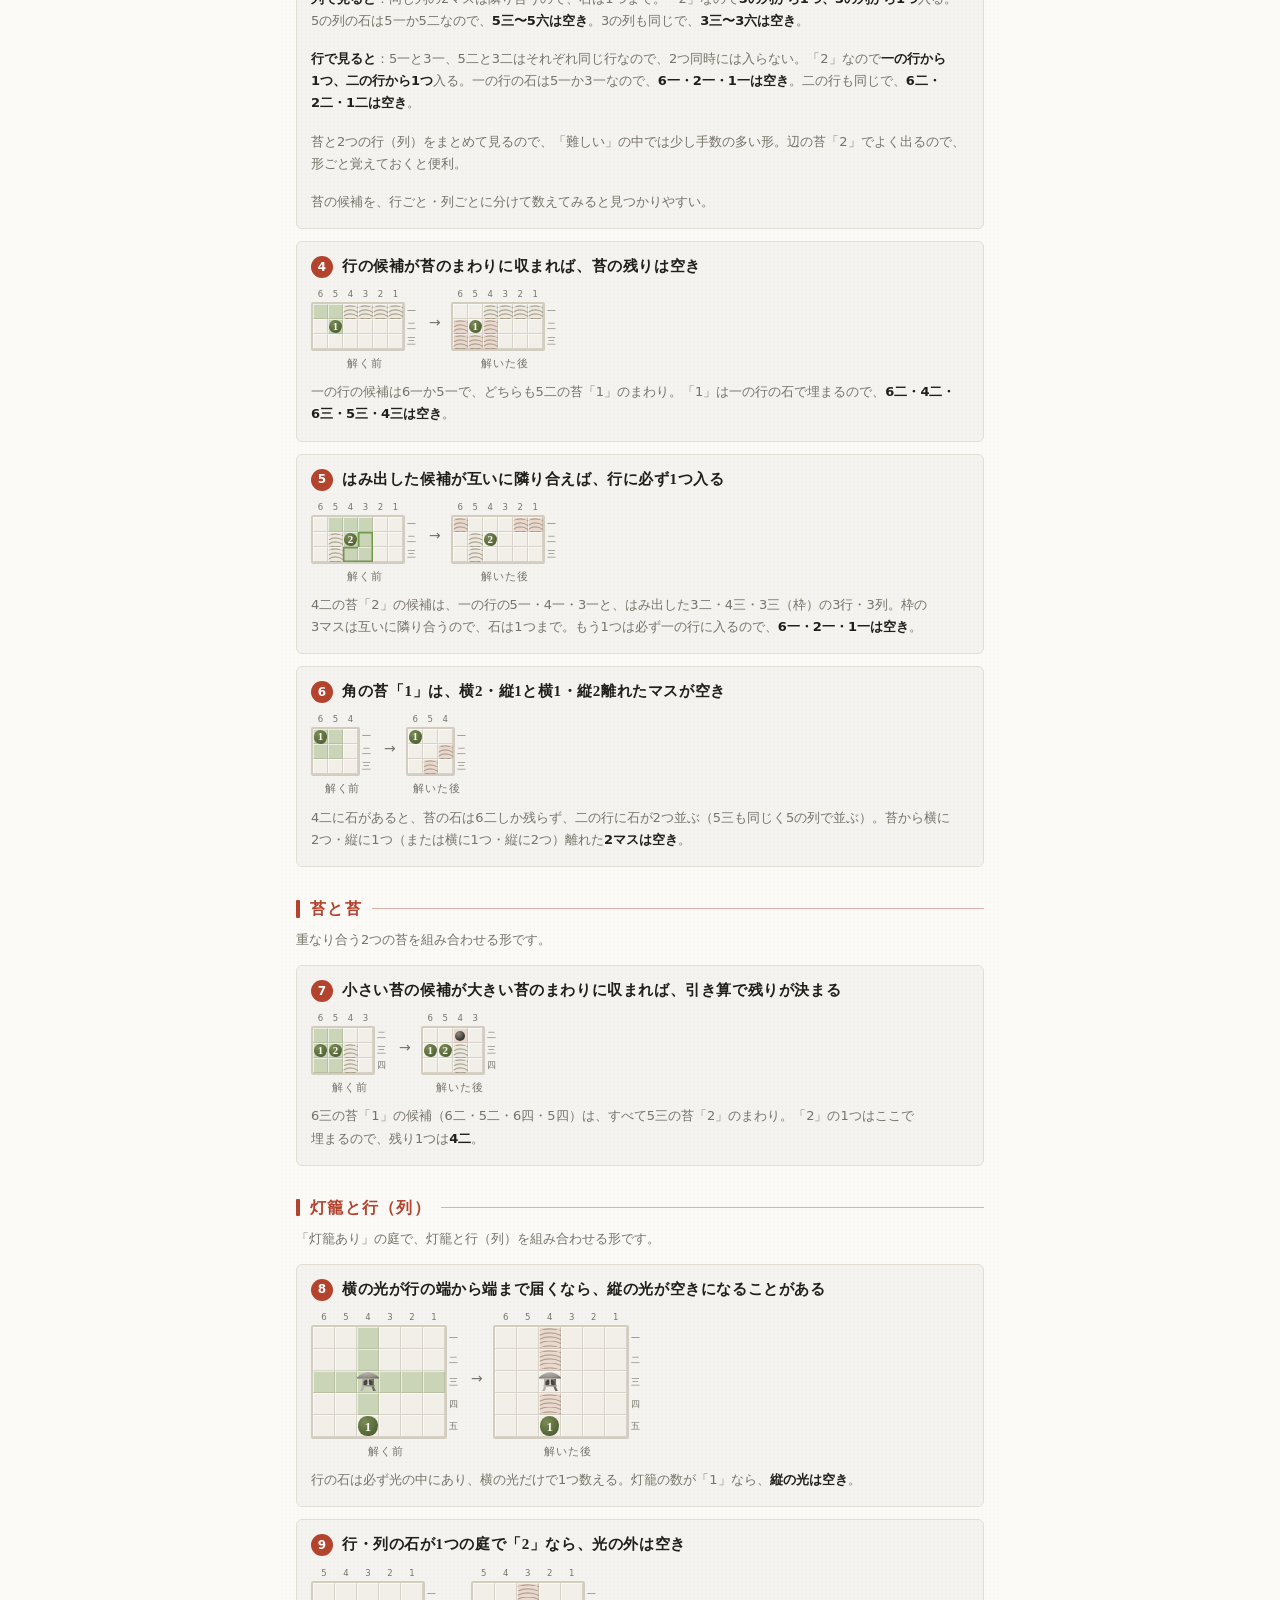
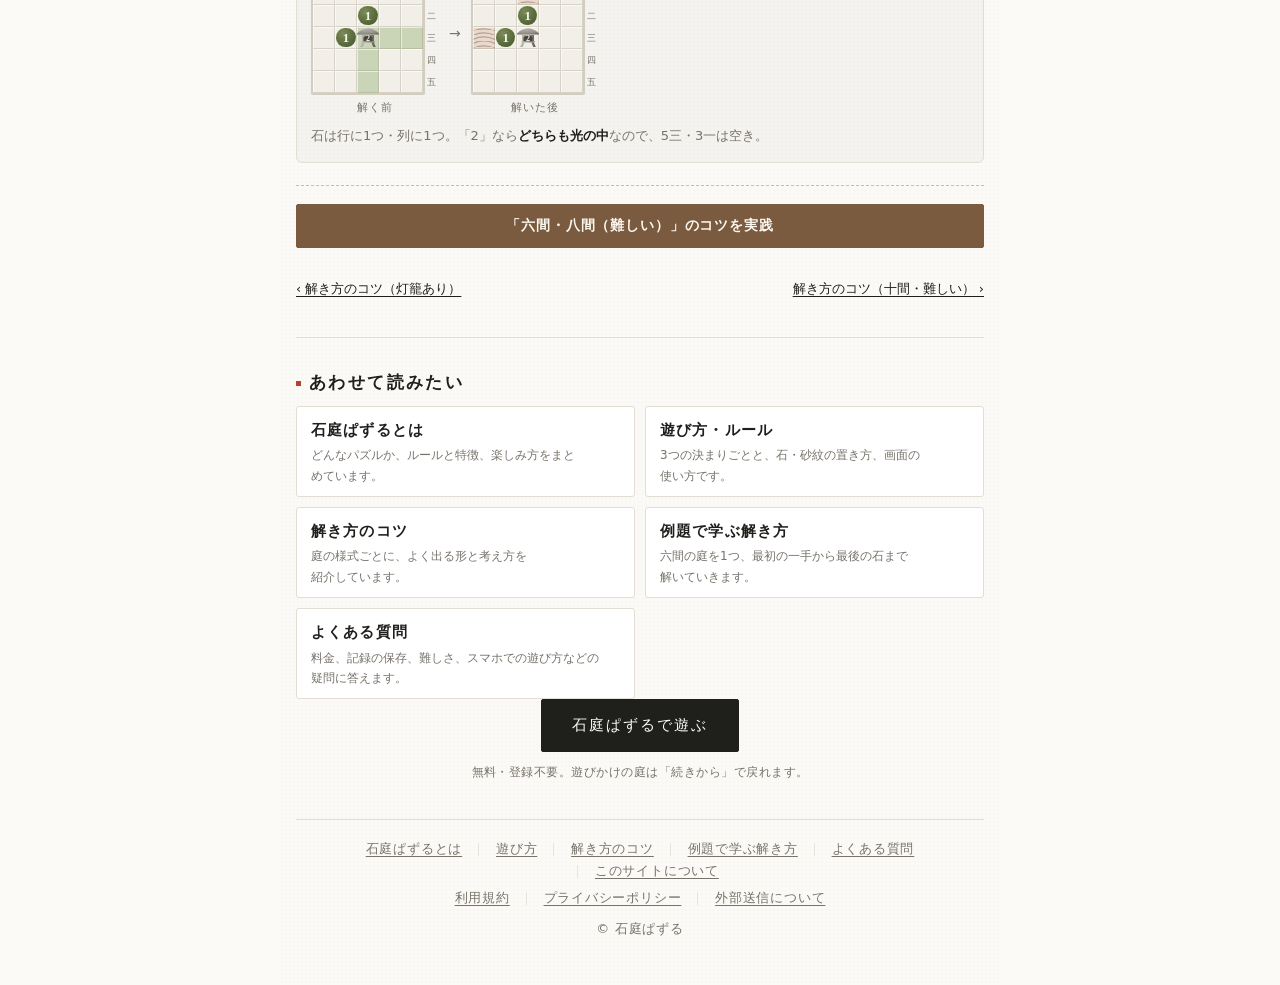
<file: tips/hard/index.html>
<!doctype html>
<html lang="ja" class="doc">
<head>
<meta charset="utf-8">
<meta name="viewport" content="width=device-width,initial-scale=1,viewport-fit=cover">
<meta http-equiv="Content-Security-Policy" content="default-src 'self'; script-src 'none'; style-src 'self' 'unsafe-inline' https://fonts.googleapis.com; font-src https://fonts.gstatic.com; img-src 'self' data:; object-src 'none'; base-uri 'none'; form-action 'none'">
<meta name="referrer" content="no-referrer">
<title>解き方のコツ（六間・八間・難しい）｜石庭ぱずる</title>
<meta name="description" content="石庭ぱずる六間・八間の「難しい」の庭の解き方。2つの手がかりの置き方を組み合わせて、どの場合でも同じになるマスを決める考え方を図で紹介します。">
<meta name="theme-color" content="#fbfaf7">
<link rel="canonical" href="https://puzzle-sekitei.jp/tips/hard/">
<meta property="og:title" content="解き方のコツ（六間・八間・難しい）｜石庭ぱずる">
<meta property="og:description" content="石庭ぱずる六間・八間の「難しい」の庭の解き方。2つの手がかりの置き方を組み合わせて、どの場合でも同じになるマスを決める考え方を図で紹介します。">
<meta property="og:type" content="article">
<meta property="og:url" content="https://puzzle-sekitei.jp/tips/hard/">
<meta property="og:site_name" content="石庭ぱずる">
<meta property="og:locale" content="ja_JP">
<meta property="og:image" content="https://puzzle-sekitei.jp/og.png">
<meta property="og:image:width" content="1200">
<meta property="og:image:height" content="630">
<meta name="twitter:card" content="summary_large_image">
<link rel="icon" href="../../icon.svg" type="image/svg+xml">
<link rel="apple-touch-icon" href="../../apple-touch-icon.png">
<link rel="preconnect" href="https://fonts.googleapis.com">
<link rel="preconnect" href="https://fonts.gstatic.com" crossorigin>
<link rel="stylesheet" href="https://fonts.googleapis.com/css2?family=Shippori+Mincho+B1:wght@500;700;800&family=Zen+Kaku+Gothic+New:wght@400;500;700&display=swap">
<link rel="stylesheet" href="../../assets/site.css">
<script type="application/ld+json">{"@context": "https://schema.org", "@type": "BreadcrumbList", "itemListElement": [{"@type": "ListItem", "position": 1, "name": "石庭ぱずる", "item": "https://puzzle-sekitei.jp/"}, {"@type": "ListItem", "position": 2, "name": "解き方のコツ", "item": "https://puzzle-sekitei.jp/tips/"}, {"@type": "ListItem", "position": 3, "name": "解き方のコツ（六間・八間・難しい）", "item": "https://puzzle-sekitei.jp/tips/hard/"}]}</script>
</head>
<body class="docpage">
<svg width="0" height="0" style="position:absolute" aria-hidden="true"><defs>
  <!-- 灯籠 (丸雪見) -->
  <radialGradient id="toroJ" cx=".35" cy=".3" r=".8"><stop offset="0" stop-color="#b6b3ad"/><stop offset="1" stop-color="#6a6661"/></radialGradient>
  <radialGradient id="toroK" cx=".35" cy=".1" r="1"><stop offset="0" stop-color="#b6b3ad"/><stop offset=".7" stop-color="#97928a"/><stop offset="1" stop-color="#6a6661"/></radialGradient>
  <linearGradient id="toroC" x1="0" y1="0" x2="1" y2="0"><stop offset="0" stop-color="#b6b3ad"/><stop offset=".55" stop-color="#97928a"/><stop offset="1" stop-color="#6a6661"/></linearGradient>
  <linearGradient id="toroO" x1="0" y1="0" x2="0" y2="1"><stop offset="0" stop-color="#33302b"/><stop offset=".45" stop-color="#4a4640"/></linearGradient>
  <linearGradient id="toroOb" x1="0" y1="0" x2="0" y2="1"><stop offset="0" stop-color="#7a3530"/><stop offset=".45" stop-color="#9c4b43"/></linearGradient>
  <radialGradient id="kaedeG" cx="45%" cy="40%" r="65%"><stop offset="0" stop-color="#a9cd6c"/><stop offset=".6" stop-color="#6f9e3c"/><stop offset="1" stop-color="#4b7829"/></radialGradient>
  <radialGradient id="kaedeG2" cx="45%" cy="40%" r="65%"><stop offset="0" stop-color="#c2db86"/><stop offset=".6" stop-color="#88b450"/><stop offset="1" stop-color="#5f8f34"/></radialGradient>
  <symbol id="kaede" viewBox="0 0 100 100" overflow="visible"><path d="M50,56 Q52,72 47,86" stroke="#6b5a3a" stroke-width="1.8" fill="none" stroke-linecap="round"/><path d="M47.9,61.6 L44.5,60.6 L41.2,62.9 L40.9,62.7 L37.9,64.2 L37.3,63.8 L35.0,64.0 L36.5,62.2 L36.5,61.5 L39.4,59.8 L39.4,59.4 L43.1,58.0 L36.7,57.9 L37.0,56.5 L30.7,56.0 L28.9,55.1 L24.3,53.8 L22.8,52.1 L19.7,49.6 L23.6,48.5 L25.6,47.6 L30.4,48.3 L32.4,48.1 L38.3,50.3 L36.6,48.0 L35.9,46.9 L30.0,41.8 L28.5,39.0 L25.3,34.1 L24.9,30.7 L24.3,25.4 L29.5,26.9 L32.8,27.9 L37.0,31.9 L39.5,33.9 L43.4,40.5 L44.3,40.4 L44.6,38.3 L43.2,30.0 L43.9,26.4 L44.6,20.2 L46.7,16.9 L50.0,12.0 L53.3,16.9 L55.4,20.2 L56.1,26.4 L56.8,30.0 L55.4,38.3 L55.3,41.3 L56.6,40.5 L60.5,33.9 L63.0,31.9 L67.2,27.9 L70.5,26.9 L75.7,25.4 L75.1,30.7 L74.7,34.1 L71.5,39.0 L70.0,41.8 L64.1,46.9 L61.5,49.1 L61.7,50.3 L67.6,48.1 L69.6,48.3 L74.4,47.6 L76.4,48.5 L80.3,49.6 L77.2,52.1 L75.7,53.8 L71.1,55.1 L69.3,56.0 L63.0,56.5 L60.0,57.4 L56.9,58.0 L60.6,59.4 L60.6,59.8 L63.5,61.5 L63.5,62.2 L65.0,64.0 L62.7,63.8 L62.1,64.2 L59.1,62.7 L58.8,62.9 L55.5,60.6 L52.1,61.6Z" fill="url(#kaedeG)" stroke="#456d25" stroke-width=".7" stroke-linejoin="round"/><path d="M50,56 L37.2,62.8M50,56 L24.2,50.5M50,56 L28.1,30.0M50,56 L50.0,18.6M50,56 L71.9,30.0M50,56 L75.8,50.5M50,56 L62.8,62.8" stroke="#dcebb0" stroke-width=".8" opacity=".65" fill="none"/></symbol>
  <symbol id="kaedeL" viewBox="0 0 100 100" overflow="visible"><path d="M50,56 Q52,72 47,86" stroke="#6b5a3a" stroke-width="1.8" fill="none" stroke-linecap="round"/><path d="M47.9,61.6 L44.5,60.6 L41.2,62.9 L40.9,62.7 L37.9,64.2 L37.3,63.8 L35.0,64.0 L36.5,62.2 L36.5,61.5 L39.4,59.8 L39.4,59.4 L43.1,58.0 L36.7,57.9 L37.0,56.5 L30.7,56.0 L28.9,55.1 L24.3,53.8 L22.8,52.1 L19.7,49.6 L23.6,48.5 L25.6,47.6 L30.4,48.3 L32.4,48.1 L38.3,50.3 L36.6,48.0 L35.9,46.9 L30.0,41.8 L28.5,39.0 L25.3,34.1 L24.9,30.7 L24.3,25.4 L29.5,26.9 L32.8,27.9 L37.0,31.9 L39.5,33.9 L43.4,40.5 L44.3,40.4 L44.6,38.3 L43.2,30.0 L43.9,26.4 L44.6,20.2 L46.7,16.9 L50.0,12.0 L53.3,16.9 L55.4,20.2 L56.1,26.4 L56.8,30.0 L55.4,38.3 L55.3,41.3 L56.6,40.5 L60.5,33.9 L63.0,31.9 L67.2,27.9 L70.5,26.9 L75.7,25.4 L75.1,30.7 L74.7,34.1 L71.5,39.0 L70.0,41.8 L64.1,46.9 L61.5,49.1 L61.7,50.3 L67.6,48.1 L69.6,48.3 L74.4,47.6 L76.4,48.5 L80.3,49.6 L77.2,52.1 L75.7,53.8 L71.1,55.1 L69.3,56.0 L63.0,56.5 L60.0,57.4 L56.9,58.0 L60.6,59.4 L60.6,59.8 L63.5,61.5 L63.5,62.2 L65.0,64.0 L62.7,63.8 L62.1,64.2 L59.1,62.7 L58.8,62.9 L55.5,60.6 L52.1,61.6Z" fill="url(#kaedeG2)" stroke="#5a8433" stroke-width=".7" stroke-linejoin="round"/><path d="M50,56 L37.2,62.8M50,56 L24.2,50.5M50,56 L28.1,30.0M50,56 L50.0,18.6M50,56 L71.9,30.0M50,56 L75.8,50.5M50,56 L62.8,62.8" stroke="#eef6d2" stroke-width=".8" opacity=".6" fill="none"/></symbol>
</defs></svg>
<header class="top">
  <a class="brand" href="../../"><span class="seal" aria-hidden="true">石</span><span class="brandname"><ruby>石<rt>せき</rt>庭<rt>てい</rt></ruby>ぱずる</span></a>
  <nav class="topbtns" aria-label="メニュー"><a class="btn" href="../../rules/">遊び方</a><a class="btn" href="../../tips/">コツ</a><a class="btn em" href="../../">遊ぶ</a></nav>
</header>
<nav class="crumbs" aria-label="現在地"><ol><li><a href="../../">石庭ぱずる</a></li><li><a href="../../tips/">解き方のコツ</a></li><li aria-current="page">解き方のコツ（六間・八間・難しい）</li></ol></nav>
<main class="doc">
<h1>解き方のコツ（六間・八間・難しい）</h1>

    <section id="tipHard">
      <p class="small">六間・八間の「難しい」の庭で使う形です。1つの行・列・苔だけでは次の一手が決まらないとき、<b>2つの手がかりの置き方の組み合わせを全部考え、どの組み合わせでも同じになるマスを確定</b>します。組み合わせる手がかりの種類ごとに並べています。</p>
      <div class="pats">
        <h2 class="patgroup">行（列）と行（列）</h2>
        <p class="small">隣り合う2つの行（列）を組み合わせる形です。</p>
        <div class="patrow"><h3 class="pattitle">どの置き方でも隣になるマスは空き</h3><p class="patsub">例1</p><div class="patpair" aria-hidden="true"><figure><div class="patb patw" style="--r:3;--c:6"><div class="patcols"><span>6</span><span>5</span><span>4</span><span>3</span><span>2</span><span>1</span></div><div class="pat"><i></i><i></i><i></i><i></i><i></i><i></i><i class="k"></i><i class="k"></i><i class="h"></i><i class="h"></i><i class="k"></i><i class="k"></i><i></i><i></i><i></i><i></i><i></i><i></i></div><div class="patrows"><span>二</span><span>三</span><span>四</span></div></div><figcaption>解く前</figcaption></figure><span class="patarrow">→</span><figure><div class="patb patw" style="--r:3;--c:6"><div class="patcols"><span>6</span><span>5</span><span>4</span><span>3</span><span>2</span><span>1</span></div><div class="pat"><i></i><i></i><i class="k c"></i><i class="k c"></i><i></i><i></i><i class="k"></i><i class="k"></i><i></i><i></i><i class="k"></i><i class="k"></i><i></i><i></i><i class="k c"></i><i class="k c"></i><i></i><i></i></div><div class="patrows"><span>二</span><span>三</span><span>四</span></div></div><figcaption>解いた後</figcaption></figure></div><p class="small">三の行の石は4三か3三。どちらに置いても隣になる<b>4二・3二・4四・3四は空き</b>。苔の候補でも同じ考え方が使えます。</p><p class="patsub">例2</p><div class="patpair" aria-hidden="true"><figure><div class="patb patw" style="--r:2;--c:6"><div class="patcols"><span>6</span><span>5</span><span>4</span><span>3</span><span>2</span><span>1</span></div><div class="pat"><i class="k h"></i><i class="k h"></i><i class="k h"></i><i class="k h"></i><i class="h"></i><i class="h"></i><i class="h"></i><i class="k h"></i><i class="k h"></i><i class="k h"></i><i class="h"></i><i class="h"></i></div><div class="patrows"><span>二</span><span>三</span></div></div><figcaption>解く前</figcaption></figure><span class="patarrow">→</span><figure><div class="patb patw" style="--r:2;--c:6"><div class="patcols"><span>6</span><span>5</span><span>4</span><span>3</span><span>2</span><span>1</span></div><div class="pat"><i class="k"></i><i class="k"></i><i class="k"></i><i class="k"></i><i></i><i></i><i class="s c"></i><i class="k"></i><i class="k"></i><i class="k"></i><i class="k c"></i><i class="k c"></i></div><div class="patrows"><span>二</span><span>三</span></div></div><figcaption>解いた後</figcaption></figure></div><p class="small">二の行の石は2二か1二。2三・1三はどちらとも隣り合うので、<b>三の行の石は6三</b>。</p></div>
        <div class="patrow"><h3 class="pattitle">どの2×2にも、石は1つまで</h3><div class="patpair" aria-hidden="true"><figure><div class="patb patw" style="--r:2;--c:6"><div class="patcols"><span>6</span><span>5</span><span>4</span><span>3</span><span>2</span><span>1</span></div><div class="pat"><i class="k"></i><i class="k"></i><i class="blkf et el"></i><i class="blkf et er"></i><i class="k"></i><i class="k"></i><i class="k"></i><i class="k"></i><i class="blkf eb el"></i><i class="blkf eb er"></i><i class="k"></i><i class="h"></i></div><div class="patrows"><span>三</span><span>四</span></div></div><figcaption>解く前</figcaption></figure><span class="patarrow">→</span><figure><div class="patb patw" style="--r:2;--c:6"><div class="patcols"><span>6</span><span>5</span><span>4</span><span>3</span><span>2</span><span>1</span></div><div class="pat"><i class="k"></i><i class="k"></i><i></i><i></i><i class="k"></i><i class="k"></i><i class="k"></i><i class="k"></i><i class="k c"></i><i class="k c"></i><i class="k"></i><i class="s c"></i></div><div class="patrows"><span>三</span><span>四</span></div></div><figcaption>解いた後</figcaption></figure></div><p class="small">三の行の残り1つの石は4三か3三で、どちらも枠の2×2の中。2×2の4マスはお互いに隣り合うので<b>石は1つまで</b>。だから四の行の残り1つの石は、枠の外の<b>1四</b>。</p><p class="small">苔のまわりや隣り合う2行・2列を2×2に区切ると、入る石の上限が数えられる。</p></div>
        <h2 class="patgroup">行（列）と苔</h2>
        <p class="small">片方の石が必ずもう片方の中に入るなら、もう片方の残りの石はそのぶん減り、0になればほかの候補は空きになります。</p>
        <div class="patrow"><h3 class="pattitle">石がどちらかに入る2マスが同じ行（列）にあれば、その行（列）のほかのマスは空き</h3><p class="small">六間・八間では、1つの行に石は1つだけ。だから<b>「この行の石は、このマスかあのマスのどちらか」と分かれば、その行のほかのマスには石が入らない</b>。列でも同じ。2マスのどちらに入るかまで分からなくても、ほかのマスは空きと決められる。</p><p class="patsub">例1　苔「1」の候補が同じ行に2マス</p><div class="patpair" aria-hidden="true"><figure><div class="patb patw" style="--r:3;--c:6"><div class="patcols"><span>6</span><span>5</span><span>4</span><span>3</span><span>2</span><span>1</span></div><div class="pat"><i class="k h"></i><i class="k h"></i><i></i><i></i><i></i><i></i><i class="m h">1</i><i class="k h"></i><i></i><i></i><i></i><i></i><i class="h"></i><i class="h"></i><i class="k h"></i><i class="h"></i><i class="h"></i><i class="h"></i></div><div class="patrows"><span>四</span><span>五</span><span>六</span></div></div><figcaption>解く前</figcaption></figure><span class="patarrow">→</span><figure><div class="patb patw" style="--r:3;--c:6"><div class="patcols"><span>6</span><span>5</span><span>4</span><span>3</span><span>2</span><span>1</span></div><div class="pat"><i class="k"></i><i class="k"></i><i></i><i></i><i></i><i></i><i class="m">1</i><i class="k"></i><i></i><i></i><i></i><i></i><i></i><i></i><i class="k"></i><i class="k c"></i><i class="k c"></i><i class="k c"></i></div><div class="patrows"><span>四</span><span>五</span><span>六</span></div></div><figcaption>解いた後</figcaption></figure></div><p class="small">6五の苔「1」のまわりで石を置けるのは6六と5六だけ。どちらも六の行なので、<b>六の行の石は6六か5六</b>。六の行のほかの<b>3六・2六・1六は空き</b>。</p><p class="patsub">例2　辺の苔「2」</p><div class="patpair" aria-hidden="true"><figure><div class="patb patw" style="--r:6;--c:6"><div class="patcols"><span>6</span><span>5</span><span>4</span><span>3</span><span>2</span><span>1</span></div><div class="pat"><i></i><i class="h"></i><i class="m h">2</i><i class="h"></i><i></i><i></i><i></i><i class="h"></i><i class="k"></i><i class="h"></i><i></i><i></i><i></i><i></i><i></i><i></i><i></i><i></i><i></i><i></i><i></i><i></i><i></i><i></i><i></i><i></i><i></i><i></i><i></i><i></i><i></i><i></i><i></i><i></i><i></i><i></i></div><div class="patrows"><span>一</span><span>二</span><span>三</span><span>四</span><span>五</span><span>六</span></div></div><figcaption>解く前</figcaption></figure><span class="patarrow">→</span><figure><div class="patb patw" style="--r:6;--c:6"><div class="patcols"><span>6</span><span>5</span><span>4</span><span>3</span><span>2</span><span>1</span></div><div class="pat"><i class="k c"></i><i></i><i class="m">2</i><i></i><i class="k c"></i><i class="k c"></i><i class="k c"></i><i></i><i class="k"></i><i></i><i class="k c"></i><i class="k c"></i><i></i><i class="k c"></i><i></i><i class="k c"></i><i></i><i></i><i></i><i class="k c"></i><i></i><i class="k c"></i><i></i><i></i><i></i><i class="k c"></i><i></i><i class="k c"></i><i></i><i></i><i></i><i class="k c"></i><i></i><i class="k c"></i><i></i><i></i></div><div class="patrows"><span>一</span><span>二</span><span>三</span><span>四</span><span>五</span><span>六</span></div></div><figcaption>解いた後</figcaption></figure></div><p class="small">4二はほかの4マスすべてと隣り合うので空き（苔の「2」で片側の3マスが使えない形）。残る候補は、5の列の5一・5二と、3の列の3一・3二。</p><p class="small"><b>列で見ると</b>：同じ列の2マスは隣り合うので、石は1つまで。「2」なので<b>5の列から1つ、3の列から1つ</b>入る。5の列の石は5一か5二なので、<b>5三〜5六は空き</b>。3の列も同じで、<b>3三〜3六は空き</b>。</p><p class="small"><b>行で見ると</b>：5一と3一、5二と3二はそれぞれ同じ行なので、2つ同時には入らない。「2」なので<b>一の行から1つ、二の行から1つ</b>入る。一の行の石は5一か3一なので、<b>6一・2一・1一は空き</b>。二の行も同じで、<b>6二・2二・1二は空き</b>。</p><p class="small">苔と2つの行（列）をまとめて見るので、「難しい」の中では少し手数の多い形。辺の苔「2」でよく出るので、形ごと覚えておくと便利。</p><p class="small">苔の候補を、行ごと・列ごとに分けて数えてみると見つかりやすい。</p></div>
        <div class="patrow"><h3 class="pattitle">行の候補が苔のまわりに収まれば、苔の残りは空き</h3><div class="patpair" aria-hidden="true"><figure><div class="patb patw" style="--r:3;--c:6"><div class="patcols"><span>6</span><span>5</span><span>4</span><span>3</span><span>2</span><span>1</span></div><div class="pat"><i class="h"></i><i class="h"></i><i class="k"></i><i class="k"></i><i class="k"></i><i class="k"></i><i></i><i class="m h">1</i><i></i><i></i><i></i><i></i><i></i><i></i><i></i><i></i><i></i><i></i></div><div class="patrows"><span>一</span><span>二</span><span>三</span></div></div><figcaption>解く前</figcaption></figure><span class="patarrow">→</span><figure><div class="patb patw" style="--r:3;--c:6"><div class="patcols"><span>6</span><span>5</span><span>4</span><span>3</span><span>2</span><span>1</span></div><div class="pat"><i></i><i></i><i class="k"></i><i class="k"></i><i class="k"></i><i class="k"></i><i class="k c"></i><i class="m">1</i><i class="k c"></i><i></i><i></i><i></i><i class="k c"></i><i class="k c"></i><i class="k c"></i><i></i><i></i><i></i></div><div class="patrows"><span>一</span><span>二</span><span>三</span></div></div><figcaption>解いた後</figcaption></figure></div><p class="small">一の行の候補は6一か5一で、どちらも5二の苔「1」のまわり。「1」は一の行の石で埋まるので、<b>6二・4二・6三・5三・4三は空き</b>。</p></div>
        <div class="patrow"><h3 class="pattitle">はみ出した候補が互いに隣り合えば、行に必ず1つ入る</h3><div class="patpair" aria-hidden="true"><figure><div class="patb patw" style="--r:3;--c:6"><div class="patcols"><span>6</span><span>5</span><span>4</span><span>3</span><span>2</span><span>1</span></div><div class="pat"><i></i><i class="h"></i><i class="h"></i><i class="h"></i><i></i><i></i><i></i><i class="k"></i><i class="m h">2</i><i class="blkf et el er"></i><i></i><i></i><i></i><i class="k"></i><i class="blkf et eb el"></i><i class="blkf eb er"></i><i></i><i></i></div><div class="patrows"><span>一</span><span>二</span><span>三</span></div></div><figcaption>解く前</figcaption></figure><span class="patarrow">→</span><figure><div class="patb patw" style="--r:3;--c:6"><div class="patcols"><span>6</span><span>5</span><span>4</span><span>3</span><span>2</span><span>1</span></div><div class="pat"><i class="k c"></i><i></i><i></i><i></i><i class="k c"></i><i class="k c"></i><i></i><i class="k"></i><i class="m">2</i><i></i><i></i><i></i><i></i><i class="k"></i><i></i><i></i><i></i><i></i></div><div class="patrows"><span>一</span><span>二</span><span>三</span></div></div><figcaption>解いた後</figcaption></figure></div><p class="small">4二の苔「2」の候補は、一の行の5一・4一・3一と、はみ出した3二・4三・3三（枠）の3行・3列。枠の3マスは互いに隣り合うので、石は1つまで。もう1つは必ず一の行に入るので、<b>6一・2一・1一は空き</b>。</p></div>
        <div class="patrow"><h3 class="pattitle">角の苔「1」は、横2・縦1と横1・縦2離れたマスが空き</h3><div class="patpair" aria-hidden="true"><figure><div class="patb patw" style="--r:3;--c:3"><div class="patcols"><span>6</span><span>5</span><span>4</span></div><div class="pat"><i class="m h">1</i><i class="h"></i><i></i><i class="h"></i><i class="h"></i><i></i><i></i><i></i><i></i></div><div class="patrows"><span>一</span><span>二</span><span>三</span></div></div><figcaption>解く前</figcaption></figure><span class="patarrow">→</span><figure><div class="patb patw" style="--r:3;--c:3"><div class="patcols"><span>6</span><span>5</span><span>4</span></div><div class="pat"><i class="m">1</i><i></i><i></i><i></i><i></i><i class="k c"></i><i></i><i class="k c"></i><i></i></div><div class="patrows"><span>一</span><span>二</span><span>三</span></div></div><figcaption>解いた後</figcaption></figure></div><p class="small">4二に石があると、苔の石は6二しか残らず、二の行に石が2つ並ぶ（5三も同じく5の列で並ぶ）。苔から横に2つ・縦に1つ（または横に1つ・縦に2つ）離れた<b>2マスは空き</b>。</p></div>
        <h2 class="patgroup">苔と苔</h2>
        <p class="small">重なり合う2つの苔を組み合わせる形です。</p>
        <div class="patrow"><h3 class="pattitle">小さい苔の候補が大きい苔のまわりに収まれば、引き算で残りが決まる</h3><div class="patpair" aria-hidden="true"><figure><div class="patb patw" style="--r:3;--c:4"><div class="patcols"><span>6</span><span>5</span><span>4</span><span>3</span></div><div class="pat"><i class="h"></i><i class="h"></i><i></i><i></i><i class="m h">1</i><i class="m h">2</i><i class="k"></i><i></i><i class="h"></i><i class="h"></i><i class="k"></i><i></i></div><div class="patrows"><span>二</span><span>三</span><span>四</span></div></div><figcaption>解く前</figcaption></figure><span class="patarrow">→</span><figure><div class="patb patw" style="--r:3;--c:4"><div class="patcols"><span>6</span><span>5</span><span>4</span><span>3</span></div><div class="pat"><i></i><i></i><i class="s c"></i><i></i><i class="m">1</i><i class="m">2</i><i class="k"></i><i></i><i></i><i></i><i class="k"></i><i></i></div><div class="patrows"><span>二</span><span>三</span><span>四</span></div></div><figcaption>解いた後</figcaption></figure></div><p class="small">6三の苔「1」の候補（6二・5二・6四・5四）は、すべて5三の苔「2」のまわり。「2」の1つはここで埋まるので、残り1つは<b>4二</b>。</p></div>
        <h2 class="patgroup">灯籠と行（列）</h2>
        <p class="small">「灯籠あり」の庭で、灯籠と行（列）を組み合わせる形です。</p>
        <div class="patrow"><h3 class="pattitle">横の光が行の端から端まで届くなら、縦の光が空きになることがある</h3><div class="patpair" aria-hidden="true"><figure><div class="patb patw patt" style="--r:5;--c:6"><div class="patcols"><span>6</span><span>5</span><span>4</span><span>3</span><span>2</span><span>1</span></div><div class="pat"><i></i><i></i><i class="h"></i><i></i><i></i><i></i><i></i><i></i><i class="h"></i><i></i><i></i><i></i><i class="h"></i><i class="h"></i><i class="l h"><svg viewBox="0 0 40 40"><g transform="translate(20 20) scale(1.05) translate(-20 -23.4)"><path d="M.8 16.2C3 12.6 10 7 20 6.4C30 7 37 12.6 39.2 16.2C39.4 16.8 39 17.2 38.4 17.2H1.6C1 17.2 .6 16.8 .8 16.2Z" fill="url(#toroK)"/><path d="M9.6 18.2H30.4V29.4H9.6Z" fill="url(#toroC)"/><path d="M12.2 29.3V22.64A10 10 0 0 1 27.8 22.64V29.3Z" fill="url(#toroO)"/><path d="M7.6 29.4H32.4L31.4 31.4H8.6Z" fill="url(#toroC)"/><path d="M10 31.4H14L11 38.8H6.4Z" fill="#b6b3ad"/><path d="M26 31.4H30L33.6 38.8H29Z" fill="#6a6661"/><text x="20" y="29" text-anchor="middle">1</text></g></svg></i><i class="h"></i><i class="h"></i><i class="h"></i><i></i><i></i><i class="h"></i><i></i><i></i><i></i><i></i><i></i><i class="m">1</i><i></i><i></i><i></i></div><div class="patrows"><span>一</span><span>二</span><span>三</span><span>四</span><span>五</span></div></div><figcaption>解く前</figcaption></figure><span class="patarrow">→</span><figure><div class="patb patw patt" style="--r:5;--c:6"><div class="patcols"><span>6</span><span>5</span><span>4</span><span>3</span><span>2</span><span>1</span></div><div class="pat"><i></i><i></i><i class="k c"></i><i></i><i></i><i></i><i></i><i></i><i class="k c"></i><i></i><i></i><i></i><i></i><i></i><i class="l"><svg viewBox="0 0 40 40"><g transform="translate(20 20) scale(1.05) translate(-20 -23.4)"><path d="M.8 16.2C3 12.6 10 7 20 6.4C30 7 37 12.6 39.2 16.2C39.4 16.8 39 17.2 38.4 17.2H1.6C1 17.2 .6 16.8 .8 16.2Z" fill="url(#toroK)"/><path d="M9.6 18.2H30.4V29.4H9.6Z" fill="url(#toroC)"/><path d="M12.2 29.3V22.64A10 10 0 0 1 27.8 22.64V29.3Z" fill="url(#toroO)"/><path d="M7.6 29.4H32.4L31.4 31.4H8.6Z" fill="url(#toroC)"/><path d="M10 31.4H14L11 38.8H6.4Z" fill="#b6b3ad"/><path d="M26 31.4H30L33.6 38.8H29Z" fill="#6a6661"/><text x="20" y="29" text-anchor="middle">1</text></g></svg></i><i></i><i></i><i></i><i></i><i></i><i class="k c"></i><i></i><i></i><i></i><i></i><i></i><i class="m">1</i><i></i><i></i><i></i></div><div class="patrows"><span>一</span><span>二</span><span>三</span><span>四</span><span>五</span></div></div><figcaption>解いた後</figcaption></figure></div><p class="small">行の石は必ず光の中にあり、横の光だけで1つ数える。灯籠の数が「1」なら、<b>縦の光は空き</b>。</p></div>
        <div class="patrow"><h3 class="pattitle">行・列の石が1つの庭で「2」なら、光の外は空き</h3><div class="patpair" aria-hidden="true"><figure><div class="patb patw patt" style="--r:5;--c:5"><div class="patcols"><span>5</span><span>4</span><span>3</span><span>2</span><span>1</span></div><div class="pat"><i></i><i></i><i></i><i></i><i></i><i></i><i></i><i class="m">1</i><i></i><i></i><i></i><i class="m">1</i><i class="l h"><svg viewBox="0 0 40 40"><g transform="translate(20 20) scale(1.05) translate(-20 -23.4)"><path d="M.8 16.2C3 12.6 10 7 20 6.4C30 7 37 12.6 39.2 16.2C39.4 16.8 39 17.2 38.4 17.2H1.6C1 17.2 .6 16.8 .8 16.2Z" fill="url(#toroK)"/><path d="M9.6 18.2H30.4V29.4H9.6Z" fill="url(#toroC)"/><path d="M12.2 29.3V22.64A10 10 0 0 1 27.8 22.64V29.3Z" fill="url(#toroO)"/><path d="M7.6 29.4H32.4L31.4 31.4H8.6Z" fill="url(#toroC)"/><path d="M10 31.4H14L11 38.8H6.4Z" fill="#b6b3ad"/><path d="M26 31.4H30L33.6 38.8H29Z" fill="#6a6661"/><text x="20" y="29" text-anchor="middle">2</text></g></svg></i><i class="h"></i><i class="h"></i><i></i><i></i><i class="h"></i><i></i><i></i><i></i><i></i><i class="h"></i><i></i><i></i></div><div class="patrows"><span>一</span><span>二</span><span>三</span><span>四</span><span>五</span></div></div><figcaption>解く前</figcaption></figure><span class="patarrow">→</span><figure><div class="patb patw patt" style="--r:5;--c:5"><div class="patcols"><span>5</span><span>4</span><span>3</span><span>2</span><span>1</span></div><div class="pat"><i></i><i></i><i class="k c"></i><i></i><i></i><i></i><i></i><i class="m">1</i><i></i><i></i><i class="k c"></i><i class="m">1</i><i class="l"><svg viewBox="0 0 40 40"><g transform="translate(20 20) scale(1.05) translate(-20 -23.4)"><path d="M.8 16.2C3 12.6 10 7 20 6.4C30 7 37 12.6 39.2 16.2C39.4 16.8 39 17.2 38.4 17.2H1.6C1 17.2 .6 16.8 .8 16.2Z" fill="url(#toroK)"/><path d="M9.6 18.2H30.4V29.4H9.6Z" fill="url(#toroC)"/><path d="M12.2 29.3V22.64A10 10 0 0 1 27.8 22.64V29.3Z" fill="url(#toroO)"/><path d="M7.6 29.4H32.4L31.4 31.4H8.6Z" fill="url(#toroC)"/><path d="M10 31.4H14L11 38.8H6.4Z" fill="#b6b3ad"/><path d="M26 31.4H30L33.6 38.8H29Z" fill="#6a6661"/><text x="20" y="29" text-anchor="middle">2</text></g></svg></i><i></i><i></i><i></i><i></i><i></i><i></i><i></i><i></i><i></i><i></i><i></i><i></i></div><div class="patrows"><span>一</span><span>二</span><span>三</span><span>四</span><span>五</span></div></div><figcaption>解いた後</figcaption></figure></div><p class="small">石は行に1つ・列に1つ。「2」なら<b>どちらも光の中</b>なので、5三・3一は空き。</p></div>
      </div>
      <div class="tipsep" aria-hidden="true"></div>
      <a class="btn tutgo" href="../../?tut=adv">「六間・八間（難しい）」のコツを実践</a>
    </section>
<nav class="pager" aria-label="ほかのコツ"><a class="prev" href="../../tips/toro/">‹ 解き方のコツ（灯籠あり）</a><a class="next" href="../../tips/hard10/">解き方のコツ（十間・難しい） ›</a></nav>
<section class="readmore"><h2>あわせて読みたい</h2><ul class="readlinks two"><li><a href="../../intro/"><b>石庭ぱずるとは</b><span>どんなパズルか、ルールと特徴、楽しみ方をまとめています。</span></a></li><li><a href="../../rules/"><b>遊び方・ルール</b><span>3つの決まりごとと、石・砂紋の置き方、画面の使い方です。</span></a></li><li><a href="../../tips/"><b>解き方のコツ</b><span>庭の様式ごとに、よく出る形と考え方を紹介しています。</span></a></li><li><a href="../../tips/example/"><b>例題で学ぶ解き方</b><span>六間の庭を1つ、最初の一手から最後の石まで解いていきます。</span></a></li><li><a href="../../faq/"><b>よくある質問</b><span>料金、記録の保存、難しさ、スマホでの遊び方などの疑問に答えます。</span></a></li></ul></section>
<p class="doccta"><a class="btn em" href="../../">石庭ぱずるで遊ぶ</a><span class="ctanote">無料・登録不要。遊びかけの庭は「続きから」で戻れます。</span></p>
</main>
<footer class="sitefoot"><nav class="footnav" aria-label="サイト内の案内"><a href="../../intro/">石庭ぱずるとは</a><a href="../../rules/">遊び方</a><a href="../../tips/">解き方のコツ</a><a href="../../tips/example/">例題で学ぶ解き方</a><a href="../../faq/">よくある質問</a><a href="../../about/">このサイトについて</a></nav><nav class="footnav" aria-label="規約"><a href="../../terms/">利用規約</a><a href="../../privacy/">プライバシーポリシー</a><a href="../../privacy/#extsend">外部送信について</a></nav><div style="margin-top:8px">© 石庭ぱずる</div></footer>
</body>
</html>
</file>
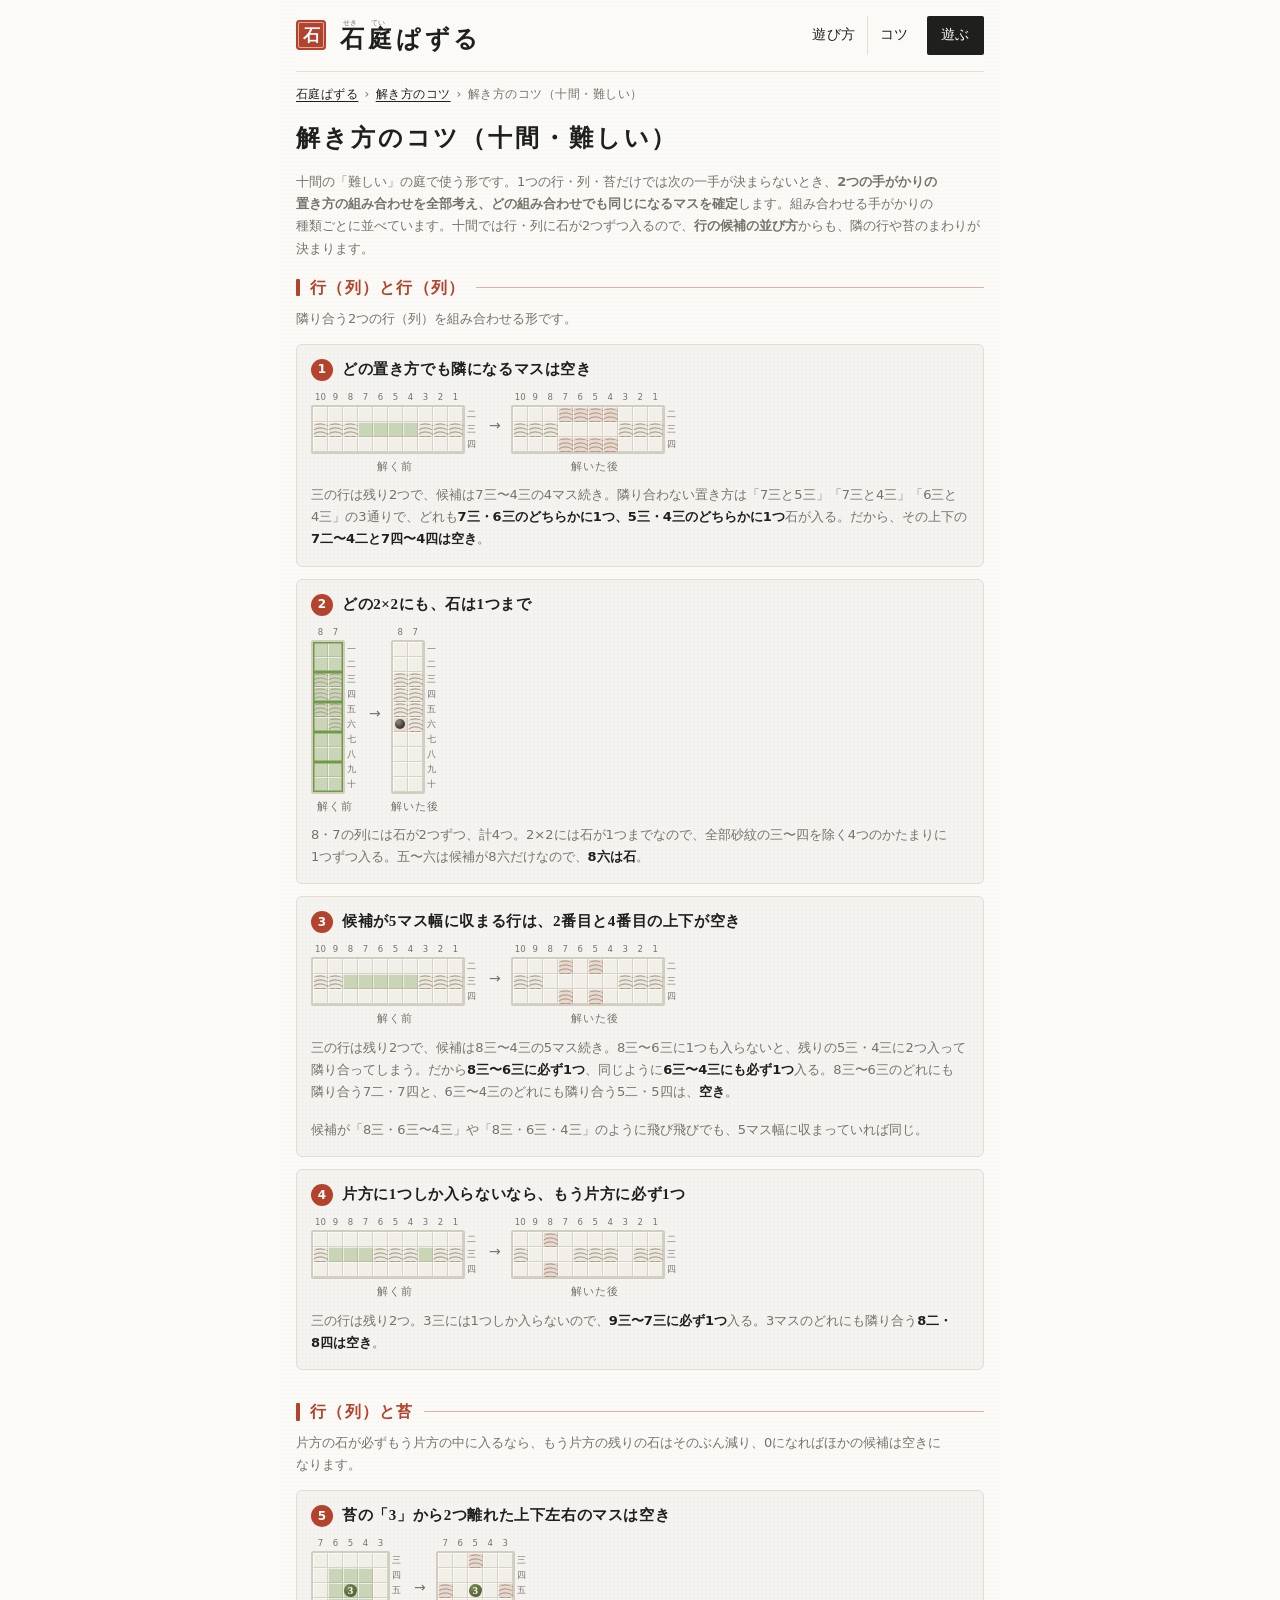
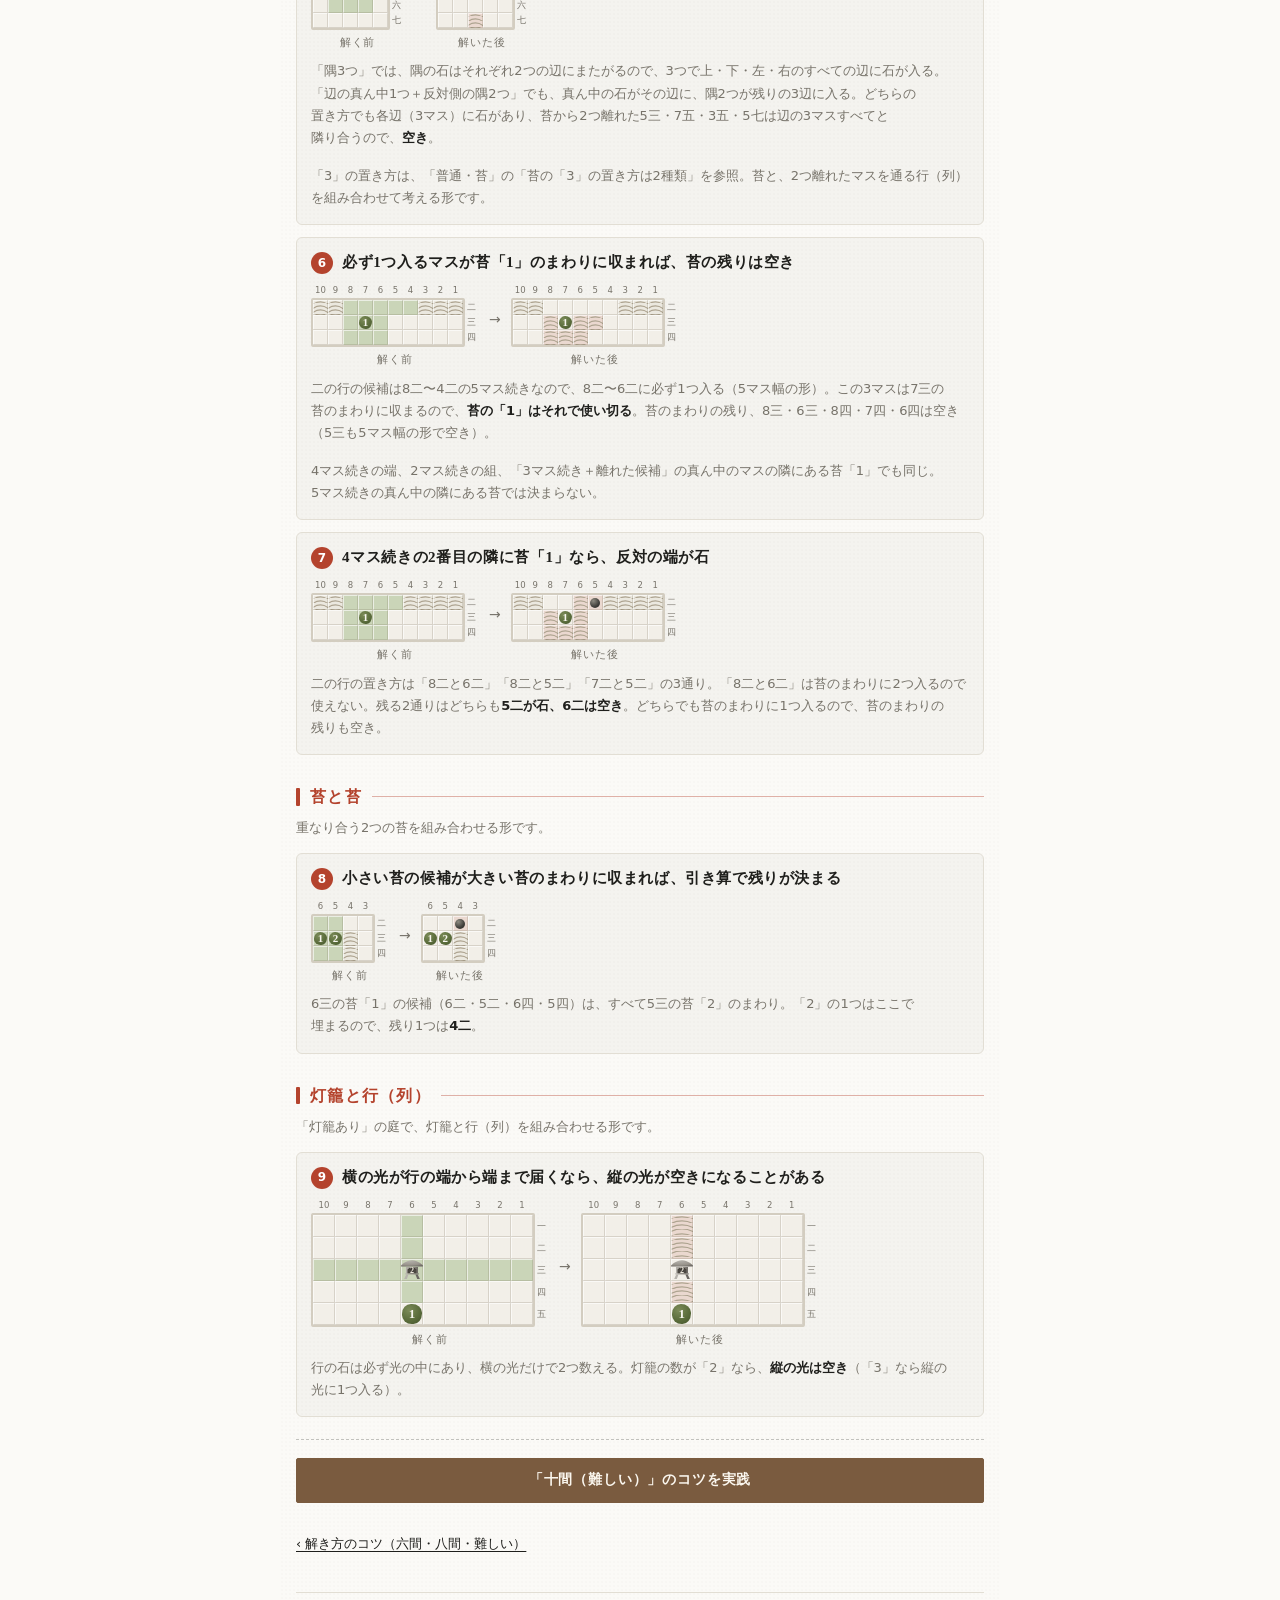
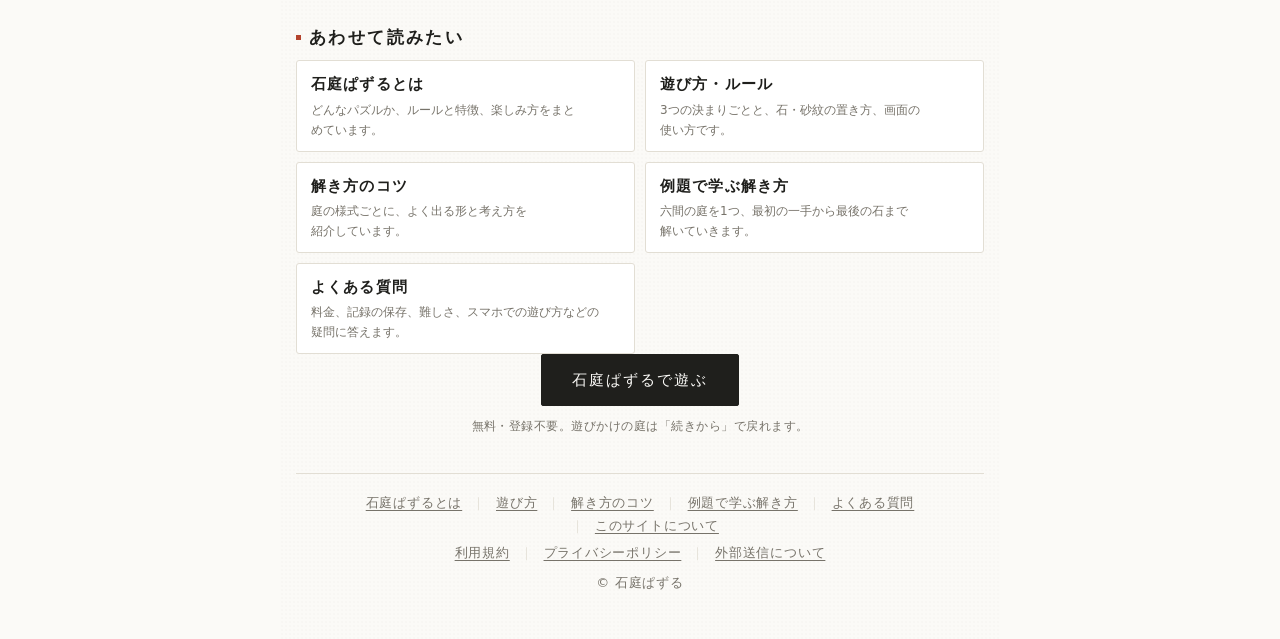
<file: tips/hard10/index.html>
<!doctype html>
<html lang="ja" class="doc">
<head>
<meta charset="utf-8">
<meta name="viewport" content="width=device-width,initial-scale=1,viewport-fit=cover">
<meta http-equiv="Content-Security-Policy" content="default-src 'self'; script-src 'none'; style-src 'self' 'unsafe-inline' https://fonts.googleapis.com; font-src https://fonts.gstatic.com; img-src 'self' data:; object-src 'none'; base-uri 'none'; form-action 'none'">
<meta name="referrer" content="no-referrer">
<title>解き方のコツ（十間・難しい）｜石庭ぱずる</title>
<meta name="description" content="石庭ぱずる十間の「難しい」の庭の解き方。2つの手がかりの組み合わせと、行に石が2つ入る十間ならではの行の候補の並び方から決まる形を図で紹介します。">
<meta name="theme-color" content="#fbfaf7">
<link rel="canonical" href="https://puzzle-sekitei.jp/tips/hard10/">
<meta property="og:title" content="解き方のコツ（十間・難しい）｜石庭ぱずる">
<meta property="og:description" content="石庭ぱずる十間の「難しい」の庭の解き方。2つの手がかりの組み合わせと、行に石が2つ入る十間ならではの行の候補の並び方から決まる形を図で紹介します。">
<meta property="og:type" content="article">
<meta property="og:url" content="https://puzzle-sekitei.jp/tips/hard10/">
<meta property="og:site_name" content="石庭ぱずる">
<meta property="og:locale" content="ja_JP">
<meta property="og:image" content="https://puzzle-sekitei.jp/og.png">
<meta property="og:image:width" content="1200">
<meta property="og:image:height" content="630">
<meta name="twitter:card" content="summary_large_image">
<link rel="icon" href="../../icon.svg" type="image/svg+xml">
<link rel="apple-touch-icon" href="../../apple-touch-icon.png">
<link rel="preconnect" href="https://fonts.googleapis.com">
<link rel="preconnect" href="https://fonts.gstatic.com" crossorigin>
<link rel="stylesheet" href="https://fonts.googleapis.com/css2?family=Shippori+Mincho+B1:wght@500;700;800&family=Zen+Kaku+Gothic+New:wght@400;500;700&display=swap">
<link rel="stylesheet" href="../../assets/site.css">
<script type="application/ld+json">{"@context": "https://schema.org", "@type": "BreadcrumbList", "itemListElement": [{"@type": "ListItem", "position": 1, "name": "石庭ぱずる", "item": "https://puzzle-sekitei.jp/"}, {"@type": "ListItem", "position": 2, "name": "解き方のコツ", "item": "https://puzzle-sekitei.jp/tips/"}, {"@type": "ListItem", "position": 3, "name": "解き方のコツ（十間・難しい）", "item": "https://puzzle-sekitei.jp/tips/hard10/"}]}</script>
</head>
<body class="docpage">
<svg width="0" height="0" style="position:absolute" aria-hidden="true"><defs>
  <!-- 灯籠 (丸雪見) -->
  <radialGradient id="toroJ" cx=".35" cy=".3" r=".8"><stop offset="0" stop-color="#b6b3ad"/><stop offset="1" stop-color="#6a6661"/></radialGradient>
  <radialGradient id="toroK" cx=".35" cy=".1" r="1"><stop offset="0" stop-color="#b6b3ad"/><stop offset=".7" stop-color="#97928a"/><stop offset="1" stop-color="#6a6661"/></radialGradient>
  <linearGradient id="toroC" x1="0" y1="0" x2="1" y2="0"><stop offset="0" stop-color="#b6b3ad"/><stop offset=".55" stop-color="#97928a"/><stop offset="1" stop-color="#6a6661"/></linearGradient>
  <linearGradient id="toroO" x1="0" y1="0" x2="0" y2="1"><stop offset="0" stop-color="#33302b"/><stop offset=".45" stop-color="#4a4640"/></linearGradient>
  <linearGradient id="toroOb" x1="0" y1="0" x2="0" y2="1"><stop offset="0" stop-color="#7a3530"/><stop offset=".45" stop-color="#9c4b43"/></linearGradient>
  <radialGradient id="kaedeG" cx="45%" cy="40%" r="65%"><stop offset="0" stop-color="#a9cd6c"/><stop offset=".6" stop-color="#6f9e3c"/><stop offset="1" stop-color="#4b7829"/></radialGradient>
  <radialGradient id="kaedeG2" cx="45%" cy="40%" r="65%"><stop offset="0" stop-color="#c2db86"/><stop offset=".6" stop-color="#88b450"/><stop offset="1" stop-color="#5f8f34"/></radialGradient>
  <symbol id="kaede" viewBox="0 0 100 100" overflow="visible"><path d="M50,56 Q52,72 47,86" stroke="#6b5a3a" stroke-width="1.8" fill="none" stroke-linecap="round"/><path d="M47.9,61.6 L44.5,60.6 L41.2,62.9 L40.9,62.7 L37.9,64.2 L37.3,63.8 L35.0,64.0 L36.5,62.2 L36.5,61.5 L39.4,59.8 L39.4,59.4 L43.1,58.0 L36.7,57.9 L37.0,56.5 L30.7,56.0 L28.9,55.1 L24.3,53.8 L22.8,52.1 L19.7,49.6 L23.6,48.5 L25.6,47.6 L30.4,48.3 L32.4,48.1 L38.3,50.3 L36.6,48.0 L35.9,46.9 L30.0,41.8 L28.5,39.0 L25.3,34.1 L24.9,30.7 L24.3,25.4 L29.5,26.9 L32.8,27.9 L37.0,31.9 L39.5,33.9 L43.4,40.5 L44.3,40.4 L44.6,38.3 L43.2,30.0 L43.9,26.4 L44.6,20.2 L46.7,16.9 L50.0,12.0 L53.3,16.9 L55.4,20.2 L56.1,26.4 L56.8,30.0 L55.4,38.3 L55.3,41.3 L56.6,40.5 L60.5,33.9 L63.0,31.9 L67.2,27.9 L70.5,26.9 L75.7,25.4 L75.1,30.7 L74.7,34.1 L71.5,39.0 L70.0,41.8 L64.1,46.9 L61.5,49.1 L61.7,50.3 L67.6,48.1 L69.6,48.3 L74.4,47.6 L76.4,48.5 L80.3,49.6 L77.2,52.1 L75.7,53.8 L71.1,55.1 L69.3,56.0 L63.0,56.5 L60.0,57.4 L56.9,58.0 L60.6,59.4 L60.6,59.8 L63.5,61.5 L63.5,62.2 L65.0,64.0 L62.7,63.8 L62.1,64.2 L59.1,62.7 L58.8,62.9 L55.5,60.6 L52.1,61.6Z" fill="url(#kaedeG)" stroke="#456d25" stroke-width=".7" stroke-linejoin="round"/><path d="M50,56 L37.2,62.8M50,56 L24.2,50.5M50,56 L28.1,30.0M50,56 L50.0,18.6M50,56 L71.9,30.0M50,56 L75.8,50.5M50,56 L62.8,62.8" stroke="#dcebb0" stroke-width=".8" opacity=".65" fill="none"/></symbol>
  <symbol id="kaedeL" viewBox="0 0 100 100" overflow="visible"><path d="M50,56 Q52,72 47,86" stroke="#6b5a3a" stroke-width="1.8" fill="none" stroke-linecap="round"/><path d="M47.9,61.6 L44.5,60.6 L41.2,62.9 L40.9,62.7 L37.9,64.2 L37.3,63.8 L35.0,64.0 L36.5,62.2 L36.5,61.5 L39.4,59.8 L39.4,59.4 L43.1,58.0 L36.7,57.9 L37.0,56.5 L30.7,56.0 L28.9,55.1 L24.3,53.8 L22.8,52.1 L19.7,49.6 L23.6,48.5 L25.6,47.6 L30.4,48.3 L32.4,48.1 L38.3,50.3 L36.6,48.0 L35.9,46.9 L30.0,41.8 L28.5,39.0 L25.3,34.1 L24.9,30.7 L24.3,25.4 L29.5,26.9 L32.8,27.9 L37.0,31.9 L39.5,33.9 L43.4,40.5 L44.3,40.4 L44.6,38.3 L43.2,30.0 L43.9,26.4 L44.6,20.2 L46.7,16.9 L50.0,12.0 L53.3,16.9 L55.4,20.2 L56.1,26.4 L56.8,30.0 L55.4,38.3 L55.3,41.3 L56.6,40.5 L60.5,33.9 L63.0,31.9 L67.2,27.9 L70.5,26.9 L75.7,25.4 L75.1,30.7 L74.7,34.1 L71.5,39.0 L70.0,41.8 L64.1,46.9 L61.5,49.1 L61.7,50.3 L67.6,48.1 L69.6,48.3 L74.4,47.6 L76.4,48.5 L80.3,49.6 L77.2,52.1 L75.7,53.8 L71.1,55.1 L69.3,56.0 L63.0,56.5 L60.0,57.4 L56.9,58.0 L60.6,59.4 L60.6,59.8 L63.5,61.5 L63.5,62.2 L65.0,64.0 L62.7,63.8 L62.1,64.2 L59.1,62.7 L58.8,62.9 L55.5,60.6 L52.1,61.6Z" fill="url(#kaedeG2)" stroke="#5a8433" stroke-width=".7" stroke-linejoin="round"/><path d="M50,56 L37.2,62.8M50,56 L24.2,50.5M50,56 L28.1,30.0M50,56 L50.0,18.6M50,56 L71.9,30.0M50,56 L75.8,50.5M50,56 L62.8,62.8" stroke="#eef6d2" stroke-width=".8" opacity=".6" fill="none"/></symbol>
</defs></svg>
<header class="top">
  <a class="brand" href="../../"><span class="seal" aria-hidden="true">石</span><span class="brandname"><ruby>石<rt>せき</rt>庭<rt>てい</rt></ruby>ぱずる</span></a>
  <nav class="topbtns" aria-label="メニュー"><a class="btn" href="../../rules/">遊び方</a><a class="btn" href="../../tips/">コツ</a><a class="btn em" href="../../">遊ぶ</a></nav>
</header>
<nav class="crumbs" aria-label="現在地"><ol><li><a href="../../">石庭ぱずる</a></li><li><a href="../../tips/">解き方のコツ</a></li><li aria-current="page">解き方のコツ（十間・難しい）</li></ol></nav>
<main class="doc">
<h1>解き方のコツ（十間・難しい）</h1>

    <section id="tipHard10">
      <p class="small">十間の「難しい」の庭で使う形です。1つの行・列・苔だけでは次の一手が決まらないとき、<b>2つの手がかりの置き方の組み合わせを全部考え、どの組み合わせでも同じになるマスを確定</b>します。組み合わせる手がかりの種類ごとに並べています。十間では行・列に石が2つずつ入るので、<b>行の候補の並び方</b>からも、隣の行や苔のまわりが決まります。</p>
      <div class="pats">
        <h2 class="patgroup">行（列）と行（列）</h2>
        <p class="small">隣り合う2つの行（列）を組み合わせる形です。</p>
        <div class="patrow"><h3 class="pattitle">どの置き方でも隣になるマスは空き</h3><div class="patpair" aria-hidden="true"><figure><div class="patb patw" style="--r:3;--c:10"><div class="patcols"><span>10</span><span>9</span><span>8</span><span>7</span><span>6</span><span>5</span><span>4</span><span>3</span><span>2</span><span>1</span></div><div class="pat"><i></i><i></i><i></i><i></i><i></i><i></i><i></i><i></i><i></i><i></i><i class="k"></i><i class="k"></i><i class="k"></i><i class="h"></i><i class="h"></i><i class="h"></i><i class="h"></i><i class="k"></i><i class="k"></i><i class="k"></i><i></i><i></i><i></i><i></i><i></i><i></i><i></i><i></i><i></i><i></i></div><div class="patrows"><span>二</span><span>三</span><span>四</span></div></div><figcaption>解く前</figcaption></figure><span class="patarrow">→</span><figure><div class="patb patw" style="--r:3;--c:10"><div class="patcols"><span>10</span><span>9</span><span>8</span><span>7</span><span>6</span><span>5</span><span>4</span><span>3</span><span>2</span><span>1</span></div><div class="pat"><i></i><i></i><i></i><i class="k c"></i><i class="k c"></i><i class="k c"></i><i class="k c"></i><i></i><i></i><i></i><i class="k"></i><i class="k"></i><i class="k"></i><i></i><i></i><i></i><i></i><i class="k"></i><i class="k"></i><i class="k"></i><i></i><i></i><i></i><i class="k c"></i><i class="k c"></i><i class="k c"></i><i class="k c"></i><i></i><i></i><i></i></div><div class="patrows"><span>二</span><span>三</span><span>四</span></div></div><figcaption>解いた後</figcaption></figure></div><p class="small">三の行は残り2つで、候補は7三〜4三の4マス続き。隣り合わない置き方は「7三と5三」「7三と4三」「6三と4三」の3通りで、どれも<b>7三・6三のどちらかに1つ、5三・4三のどちらかに1つ</b>石が入る。だから、その上下の<b>7二〜4二と7四〜4四は空き</b>。</p></div>
        <div class="patrow"><h3 class="pattitle">どの2×2にも、石は1つまで</h3><div class="patpair" aria-hidden="true"><figure><div class="patb patw" style="--r:10;--c:2"><div class="patcols"><span>8</span><span>7</span></div><div class="pat"><i class="blkf et el"></i><i class="blkf et er"></i><i class="blkf eb el"></i><i class="blkf eb er"></i><i class="blkf et el k"></i><i class="blkf et er k"></i><i class="blkf eb el k"></i><i class="blkf eb er k"></i><i class="blkf et el k"></i><i class="blkf et er k"></i><i class="blkf eb el h"></i><i class="blkf eb er k"></i><i class="blkf et el"></i><i class="blkf et er"></i><i class="blkf eb el"></i><i class="blkf eb er"></i><i class="blkf et el"></i><i class="blkf et er"></i><i class="blkf eb el"></i><i class="blkf eb er"></i></div><div class="patrows"><span>一</span><span>二</span><span>三</span><span>四</span><span>五</span><span>六</span><span>七</span><span>八</span><span>九</span><span>十</span></div></div><figcaption>解く前</figcaption></figure><span class="patarrow">→</span><figure><div class="patb patw" style="--r:10;--c:2"><div class="patcols"><span>8</span><span>7</span></div><div class="pat"><i></i><i></i><i></i><i></i><i class="k"></i><i class="k"></i><i class="k"></i><i class="k"></i><i class="k"></i><i class="k"></i><i class="s c"></i><i class="k"></i><i></i><i></i><i></i><i></i><i></i><i></i><i></i><i></i></div><div class="patrows"><span>一</span><span>二</span><span>三</span><span>四</span><span>五</span><span>六</span><span>七</span><span>八</span><span>九</span><span>十</span></div></div><figcaption>解いた後</figcaption></figure></div><p class="small">8・7の列には石が2つずつ、計4つ。2×2には石が1つまでなので、全部砂紋の三〜四を除く4つのかたまりに1つずつ入る。五〜六は候補が8六だけなので、<b>8六は石</b>。</p></div>
        <div class="patrow"><h3 class="pattitle">候補が5マス幅に収まる行は、2番目と4番目の上下が空き</h3><div class="patpair" aria-hidden="true"><figure><div class="patb patw" style="--r:3;--c:10"><div class="patcols"><span>10</span><span>9</span><span>8</span><span>7</span><span>6</span><span>5</span><span>4</span><span>3</span><span>2</span><span>1</span></div><div class="pat"><i></i><i></i><i></i><i></i><i></i><i></i><i></i><i></i><i></i><i></i><i class="k"></i><i class="k"></i><i class="h"></i><i class="h"></i><i class="h"></i><i class="h"></i><i class="h"></i><i class="k"></i><i class="k"></i><i class="k"></i><i></i><i></i><i></i><i></i><i></i><i></i><i></i><i></i><i></i><i></i></div><div class="patrows"><span>二</span><span>三</span><span>四</span></div></div><figcaption>解く前</figcaption></figure><span class="patarrow">→</span><figure><div class="patb patw" style="--r:3;--c:10"><div class="patcols"><span>10</span><span>9</span><span>8</span><span>7</span><span>6</span><span>5</span><span>4</span><span>3</span><span>2</span><span>1</span></div><div class="pat"><i></i><i></i><i></i><i class="k c"></i><i></i><i class="k c"></i><i></i><i></i><i></i><i></i><i class="k"></i><i class="k"></i><i></i><i></i><i></i><i></i><i></i><i class="k"></i><i class="k"></i><i class="k"></i><i></i><i></i><i></i><i class="k c"></i><i></i><i class="k c"></i><i></i><i></i><i></i><i></i></div><div class="patrows"><span>二</span><span>三</span><span>四</span></div></div><figcaption>解いた後</figcaption></figure></div><p class="small">三の行は残り2つで、候補は8三〜4三の5マス続き。8三〜6三に1つも入らないと、残りの5三・4三に2つ入って隣り合ってしまう。だから<b>8三〜6三に必ず1つ</b>、同じように<b>6三〜4三にも必ず1つ</b>入る。8三〜6三のどれにも隣り合う7二・7四と、6三〜4三のどれにも隣り合う5二・5四は、<b>空き</b>。</p><p class="small">候補が「8三・6三〜4三」や「8三・6三・4三」のように飛び飛びでも、5マス幅に収まっていれば同じ。</p></div>
        <div class="patrow"><h3 class="pattitle">片方に1つしか入らないなら、もう片方に必ず1つ</h3><div class="patpair" aria-hidden="true"><figure><div class="patb patw" style="--r:3;--c:10"><div class="patcols"><span>10</span><span>9</span><span>8</span><span>7</span><span>6</span><span>5</span><span>4</span><span>3</span><span>2</span><span>1</span></div><div class="pat"><i></i><i></i><i></i><i></i><i></i><i></i><i></i><i></i><i></i><i></i><i class="k"></i><i class="h"></i><i class="h"></i><i class="h"></i><i class="k"></i><i class="k"></i><i class="k"></i><i class="h"></i><i class="k"></i><i class="k"></i><i></i><i></i><i></i><i></i><i></i><i></i><i></i><i></i><i></i><i></i></div><div class="patrows"><span>二</span><span>三</span><span>四</span></div></div><figcaption>解く前</figcaption></figure><span class="patarrow">→</span><figure><div class="patb patw" style="--r:3;--c:10"><div class="patcols"><span>10</span><span>9</span><span>8</span><span>7</span><span>6</span><span>5</span><span>4</span><span>3</span><span>2</span><span>1</span></div><div class="pat"><i></i><i></i><i class="k c"></i><i></i><i></i><i></i><i></i><i></i><i></i><i></i><i class="k"></i><i></i><i></i><i></i><i class="k"></i><i class="k"></i><i class="k"></i><i></i><i class="k"></i><i class="k"></i><i></i><i></i><i class="k c"></i><i></i><i></i><i></i><i></i><i></i><i></i><i></i></div><div class="patrows"><span>二</span><span>三</span><span>四</span></div></div><figcaption>解いた後</figcaption></figure></div><p class="small">三の行は残り2つ。3三には1つしか入らないので、<b>9三〜7三に必ず1つ</b>入る。3マスのどれにも隣り合う<b>8二・8四は空き</b>。</p></div>
        <h2 class="patgroup">行（列）と苔</h2>
        <p class="small">片方の石が必ずもう片方の中に入るなら、もう片方の残りの石はそのぶん減り、0になればほかの候補は空きになります。</p>
        <div class="patrow"><h3 class="pattitle">苔の「3」から2つ離れた上下左右のマスは空き</h3><div class="patpair" aria-hidden="true"><figure><div class="patb patw" style="--r:5;--c:5"><div class="patcols"><span>7</span><span>6</span><span>5</span><span>4</span><span>3</span></div><div class="pat"><i></i><i></i><i></i><i></i><i></i><i></i><i class="h"></i><i class="h"></i><i class="h"></i><i></i><i></i><i class="h"></i><i class="m h">3</i><i class="h"></i><i></i><i></i><i class="h"></i><i class="h"></i><i class="h"></i><i></i><i></i><i></i><i></i><i></i><i></i></div><div class="patrows"><span>三</span><span>四</span><span>五</span><span>六</span><span>七</span></div></div><figcaption>解く前</figcaption></figure><span class="patarrow">→</span><figure><div class="patb patw" style="--r:5;--c:5"><div class="patcols"><span>7</span><span>6</span><span>5</span><span>4</span><span>3</span></div><div class="pat"><i></i><i></i><i class="k c"></i><i></i><i></i><i></i><i></i><i></i><i></i><i></i><i class="k c"></i><i></i><i class="m">3</i><i></i><i class="k c"></i><i></i><i></i><i></i><i></i><i></i><i></i><i></i><i class="k c"></i><i></i><i></i></div><div class="patrows"><span>三</span><span>四</span><span>五</span><span>六</span><span>七</span></div></div><figcaption>解いた後</figcaption></figure></div><p class="small">「隅3つ」では、隅の石はそれぞれ2つの辺にまたがるので、3つで上・下・左・右のすべての辺に石が入る。「辺の真ん中1つ＋反対側の隅2つ」でも、真ん中の石がその辺に、隅2つが残りの3辺に入る。どちらの置き方でも各辺（3マス）に石があり、苔から2つ離れた5三・7五・3五・5七は辺の3マスすべてと隣り合うので、<b>空き</b>。</p><p class="small">「3」の置き方は、「普通・苔」の「苔の「3」の置き方は2種類」を参照。苔と、2つ離れたマスを通る行（列）を組み合わせて考える形です。</p></div>
        <div class="patrow"><h3 class="pattitle">必ず1つ入るマスが苔「1」のまわりに収まれば、苔の残りは空き</h3><div class="patpair" aria-hidden="true"><figure><div class="patb patw" style="--r:3;--c:10"><div class="patcols"><span>10</span><span>9</span><span>8</span><span>7</span><span>6</span><span>5</span><span>4</span><span>3</span><span>2</span><span>1</span></div><div class="pat"><i class="k"></i><i class="k"></i><i class="h"></i><i class="h"></i><i class="h"></i><i class="h"></i><i class="h"></i><i class="k"></i><i class="k"></i><i class="k"></i><i></i><i></i><i class="h"></i><i class="m h">1</i><i class="h"></i><i></i><i></i><i></i><i></i><i></i><i></i><i></i><i class="h"></i><i class="h"></i><i class="h"></i><i></i><i></i><i></i><i></i><i></i></div><div class="patrows"><span>二</span><span>三</span><span>四</span></div></div><figcaption>解く前</figcaption></figure><span class="patarrow">→</span><figure><div class="patb patw" style="--r:3;--c:10"><div class="patcols"><span>10</span><span>9</span><span>8</span><span>7</span><span>6</span><span>5</span><span>4</span><span>3</span><span>2</span><span>1</span></div><div class="pat"><i class="k"></i><i class="k"></i><i></i><i></i><i></i><i></i><i></i><i class="k"></i><i class="k"></i><i class="k"></i><i></i><i></i><i class="k c"></i><i class="m">1</i><i class="k c"></i><i class="k c"></i><i></i><i></i><i></i><i></i><i></i><i></i><i class="k c"></i><i class="k c"></i><i class="k c"></i><i></i><i></i><i></i><i></i><i></i></div><div class="patrows"><span>二</span><span>三</span><span>四</span></div></div><figcaption>解いた後</figcaption></figure></div><p class="small">二の行の候補は8二〜4二の5マス続きなので、8二〜6二に必ず1つ入る（5マス幅の形）。この3マスは7三の苔のまわりに収まるので、<b>苔の「1」はそれで使い切る</b>。苔のまわりの残り、8三・6三・8四・7四・6四は空き（5三も5マス幅の形で空き）。</p><p class="small">4マス続きの端、2マス続きの組、「3マス続き＋離れた候補」の真ん中のマスの隣にある苔「1」でも同じ。5マス続きの真ん中の隣にある苔では決まらない。</p></div>
        <div class="patrow"><h3 class="pattitle">4マス続きの2番目の隣に苔「1」なら、反対の端が石</h3><div class="patpair" aria-hidden="true"><figure><div class="patb patw" style="--r:3;--c:10"><div class="patcols"><span>10</span><span>9</span><span>8</span><span>7</span><span>6</span><span>5</span><span>4</span><span>3</span><span>2</span><span>1</span></div><div class="pat"><i class="k"></i><i class="k"></i><i class="h"></i><i class="h"></i><i class="h"></i><i class="h"></i><i class="k"></i><i class="k"></i><i class="k"></i><i class="k"></i><i></i><i></i><i class="h"></i><i class="m h">1</i><i class="h"></i><i></i><i></i><i></i><i></i><i></i><i></i><i></i><i class="h"></i><i class="h"></i><i class="h"></i><i></i><i></i><i></i><i></i><i></i></div><div class="patrows"><span>二</span><span>三</span><span>四</span></div></div><figcaption>解く前</figcaption></figure><span class="patarrow">→</span><figure><div class="patb patw" style="--r:3;--c:10"><div class="patcols"><span>10</span><span>9</span><span>8</span><span>7</span><span>6</span><span>5</span><span>4</span><span>3</span><span>2</span><span>1</span></div><div class="pat"><i class="k"></i><i class="k"></i><i></i><i></i><i class="k c"></i><i class="s c"></i><i class="k"></i><i class="k"></i><i class="k"></i><i class="k"></i><i></i><i></i><i class="k c"></i><i class="m">1</i><i class="k c"></i><i></i><i></i><i></i><i></i><i></i><i></i><i></i><i class="k c"></i><i class="k c"></i><i class="k c"></i><i></i><i></i><i></i><i></i><i></i></div><div class="patrows"><span>二</span><span>三</span><span>四</span></div></div><figcaption>解いた後</figcaption></figure></div><p class="small">二の行の置き方は「8二と6二」「8二と5二」「7二と5二」の3通り。「8二と6二」は苔のまわりに2つ入るので使えない。残る2通りはどちらも<b>5二が石、6二は空き</b>。どちらでも苔のまわりに1つ入るので、苔のまわりの残りも空き。</p></div>
        <h2 class="patgroup">苔と苔</h2>
        <p class="small">重なり合う2つの苔を組み合わせる形です。</p>
        <div class="patrow"><h3 class="pattitle">小さい苔の候補が大きい苔のまわりに収まれば、引き算で残りが決まる</h3><div class="patpair" aria-hidden="true"><figure><div class="patb patw" style="--r:3;--c:4"><div class="patcols"><span>6</span><span>5</span><span>4</span><span>3</span></div><div class="pat"><i class="h"></i><i class="h"></i><i></i><i></i><i class="m h">1</i><i class="m h">2</i><i class="k"></i><i></i><i class="h"></i><i class="h"></i><i class="k"></i><i></i></div><div class="patrows"><span>二</span><span>三</span><span>四</span></div></div><figcaption>解く前</figcaption></figure><span class="patarrow">→</span><figure><div class="patb patw" style="--r:3;--c:4"><div class="patcols"><span>6</span><span>5</span><span>4</span><span>3</span></div><div class="pat"><i></i><i></i><i class="s c"></i><i></i><i class="m">1</i><i class="m">2</i><i class="k"></i><i></i><i></i><i></i><i class="k"></i><i></i></div><div class="patrows"><span>二</span><span>三</span><span>四</span></div></div><figcaption>解いた後</figcaption></figure></div><p class="small">6三の苔「1」の候補（6二・5二・6四・5四）は、すべて5三の苔「2」のまわり。「2」の1つはここで埋まるので、残り1つは<b>4二</b>。</p></div>
        <h2 class="patgroup">灯籠と行（列）</h2>
        <p class="small">「灯籠あり」の庭で、灯籠と行（列）を組み合わせる形です。</p>
        <div class="patrow"><h3 class="pattitle">横の光が行の端から端まで届くなら、縦の光が空きになることがある</h3><div class="patpair" aria-hidden="true"><figure><div class="patb patw patt" style="--r:5;--c:10"><div class="patcols"><span>10</span><span>9</span><span>8</span><span>7</span><span>6</span><span>5</span><span>4</span><span>3</span><span>2</span><span>1</span></div><div class="pat"><i></i><i></i><i></i><i></i><i class="h"></i><i></i><i></i><i></i><i></i><i></i><i></i><i></i><i></i><i></i><i class="h"></i><i></i><i></i><i></i><i></i><i></i><i class="h"></i><i class="h"></i><i class="h"></i><i class="h"></i><i class="l h"><svg viewBox="0 0 40 40"><g transform="translate(20 20) scale(1.05) translate(-20 -23.4)"><path d="M.8 16.2C3 12.6 10 7 20 6.4C30 7 37 12.6 39.2 16.2C39.4 16.8 39 17.2 38.4 17.2H1.6C1 17.2 .6 16.8 .8 16.2Z" fill="url(#toroK)"/><path d="M9.6 18.2H30.4V29.4H9.6Z" fill="url(#toroC)"/><path d="M12.2 29.3V22.64A10 10 0 0 1 27.8 22.64V29.3Z" fill="url(#toroO)"/><path d="M7.6 29.4H32.4L31.4 31.4H8.6Z" fill="url(#toroC)"/><path d="M10 31.4H14L11 38.8H6.4Z" fill="#b6b3ad"/><path d="M26 31.4H30L33.6 38.8H29Z" fill="#6a6661"/><text x="20" y="29" text-anchor="middle">2</text></g></svg></i><i class="h"></i><i class="h"></i><i class="h"></i><i class="h"></i><i class="h"></i><i></i><i></i><i></i><i></i><i class="h"></i><i></i><i></i><i></i><i></i><i></i><i></i><i></i><i></i><i></i><i class="m">1</i><i></i><i></i><i></i><i></i><i></i></div><div class="patrows"><span>一</span><span>二</span><span>三</span><span>四</span><span>五</span></div></div><figcaption>解く前</figcaption></figure><span class="patarrow">→</span><figure><div class="patb patw patt" style="--r:5;--c:10"><div class="patcols"><span>10</span><span>9</span><span>8</span><span>7</span><span>6</span><span>5</span><span>4</span><span>3</span><span>2</span><span>1</span></div><div class="pat"><i></i><i></i><i></i><i></i><i class="k c"></i><i></i><i></i><i></i><i></i><i></i><i></i><i></i><i></i><i></i><i class="k c"></i><i></i><i></i><i></i><i></i><i></i><i></i><i></i><i></i><i></i><i class="l"><svg viewBox="0 0 40 40"><g transform="translate(20 20) scale(1.05) translate(-20 -23.4)"><path d="M.8 16.2C3 12.6 10 7 20 6.4C30 7 37 12.6 39.2 16.2C39.4 16.8 39 17.2 38.4 17.2H1.6C1 17.2 .6 16.8 .8 16.2Z" fill="url(#toroK)"/><path d="M9.6 18.2H30.4V29.4H9.6Z" fill="url(#toroC)"/><path d="M12.2 29.3V22.64A10 10 0 0 1 27.8 22.64V29.3Z" fill="url(#toroO)"/><path d="M7.6 29.4H32.4L31.4 31.4H8.6Z" fill="url(#toroC)"/><path d="M10 31.4H14L11 38.8H6.4Z" fill="#b6b3ad"/><path d="M26 31.4H30L33.6 38.8H29Z" fill="#6a6661"/><text x="20" y="29" text-anchor="middle">2</text></g></svg></i><i></i><i></i><i></i><i></i><i></i><i></i><i></i><i></i><i></i><i class="k c"></i><i></i><i></i><i></i><i></i><i></i><i></i><i></i><i></i><i></i><i class="m">1</i><i></i><i></i><i></i><i></i><i></i></div><div class="patrows"><span>一</span><span>二</span><span>三</span><span>四</span><span>五</span></div></div><figcaption>解いた後</figcaption></figure></div><p class="small">行の石は必ず光の中にあり、横の光だけで2つ数える。灯籠の数が「2」なら、<b>縦の光は空き</b>（「3」なら縦の光に1つ入る）。</p></div>
      </div>
      <div class="tipsep" aria-hidden="true"></div>
      <a class="btn tutgo" href="../../?tut=adv10">「十間（難しい）」のコツを実践</a>
    </section>
<nav class="pager" aria-label="ほかのコツ"><a class="prev" href="../../tips/hard/">‹ 解き方のコツ（六間・八間・難しい）</a></nav>
<section class="readmore"><h2>あわせて読みたい</h2><ul class="readlinks two"><li><a href="../../intro/"><b>石庭ぱずるとは</b><span>どんなパズルか、ルールと特徴、楽しみ方をまとめています。</span></a></li><li><a href="../../rules/"><b>遊び方・ルール</b><span>3つの決まりごとと、石・砂紋の置き方、画面の使い方です。</span></a></li><li><a href="../../tips/"><b>解き方のコツ</b><span>庭の様式ごとに、よく出る形と考え方を紹介しています。</span></a></li><li><a href="../../tips/example/"><b>例題で学ぶ解き方</b><span>六間の庭を1つ、最初の一手から最後の石まで解いていきます。</span></a></li><li><a href="../../faq/"><b>よくある質問</b><span>料金、記録の保存、難しさ、スマホでの遊び方などの疑問に答えます。</span></a></li></ul></section>
<p class="doccta"><a class="btn em" href="../../">石庭ぱずるで遊ぶ</a><span class="ctanote">無料・登録不要。遊びかけの庭は「続きから」で戻れます。</span></p>
</main>
<footer class="sitefoot"><nav class="footnav" aria-label="サイト内の案内"><a href="../../intro/">石庭ぱずるとは</a><a href="../../rules/">遊び方</a><a href="../../tips/">解き方のコツ</a><a href="../../tips/example/">例題で学ぶ解き方</a><a href="../../faq/">よくある質問</a><a href="../../about/">このサイトについて</a></nav><nav class="footnav" aria-label="規約"><a href="../../terms/">利用規約</a><a href="../../privacy/">プライバシーポリシー</a><a href="../../privacy/#extsend">外部送信について</a></nav><div style="margin-top:8px">© 石庭ぱずる</div></footer>
</body>
</html>
</file>
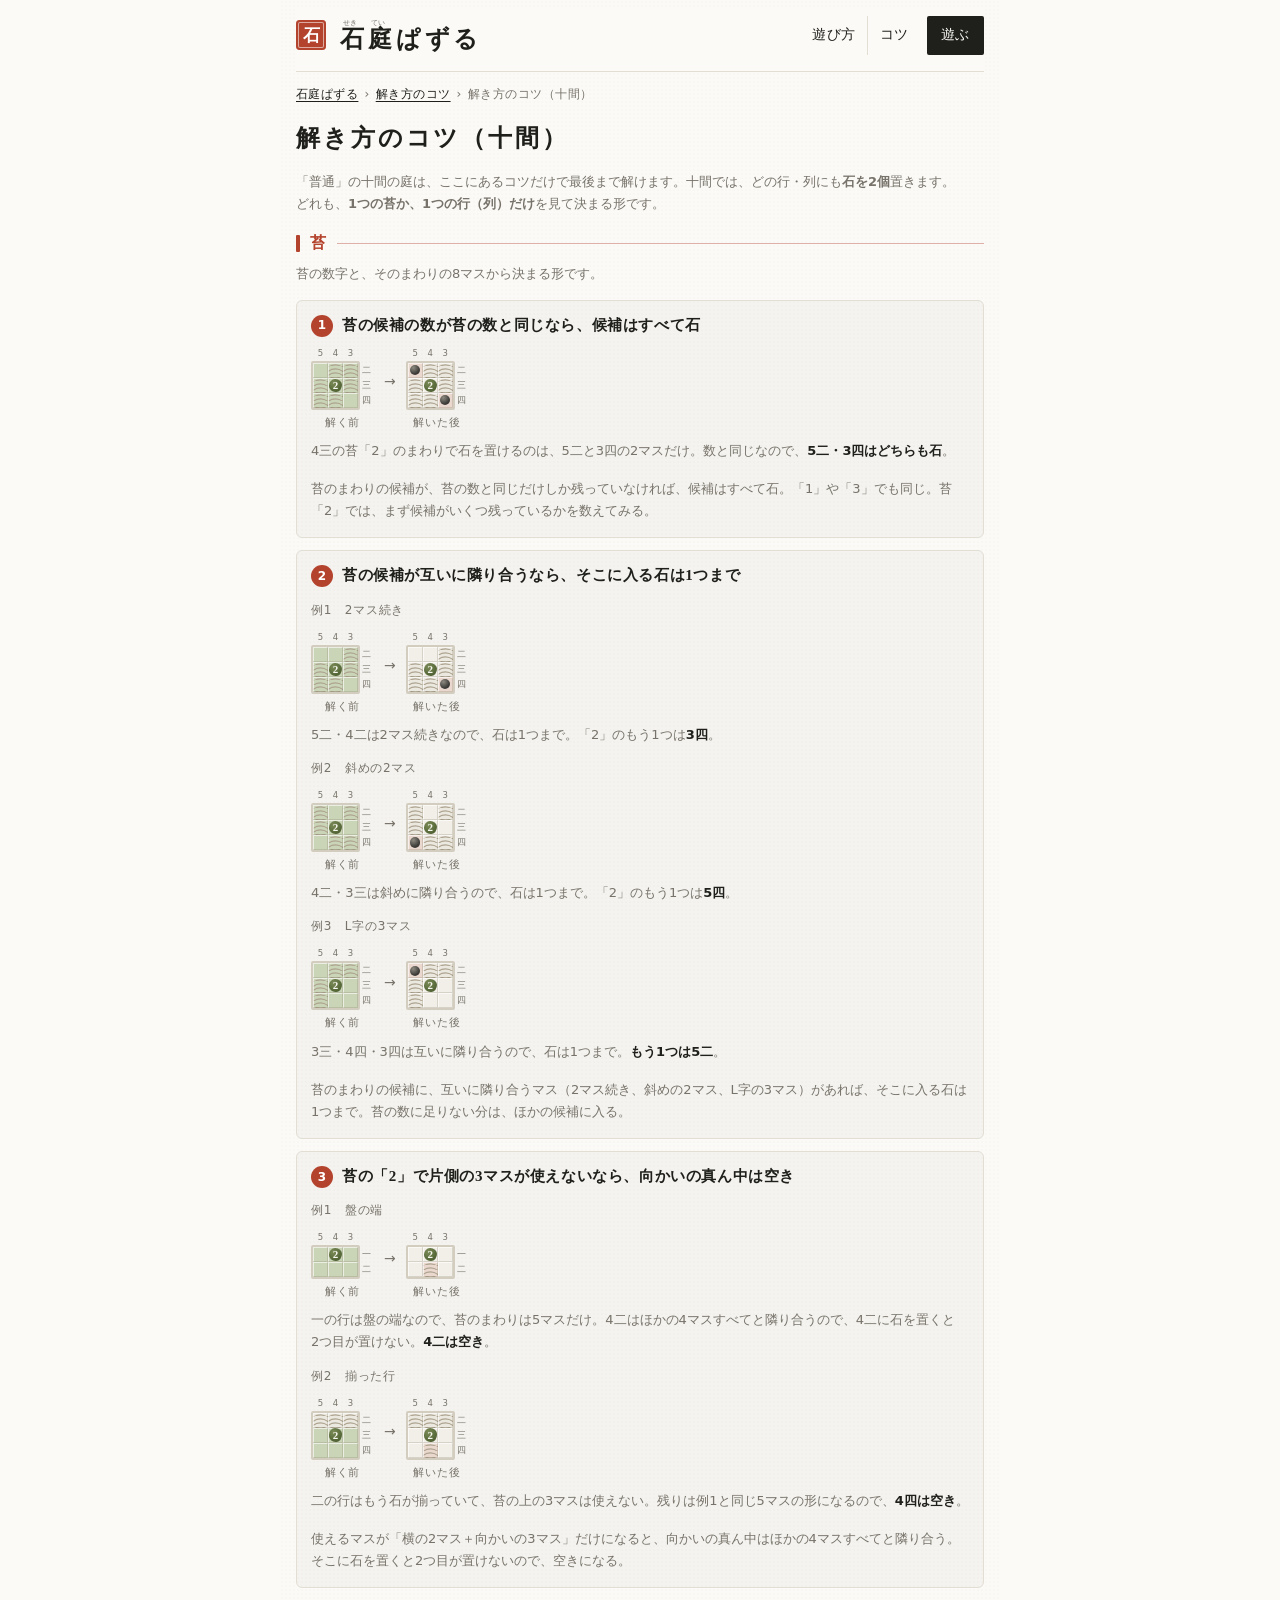
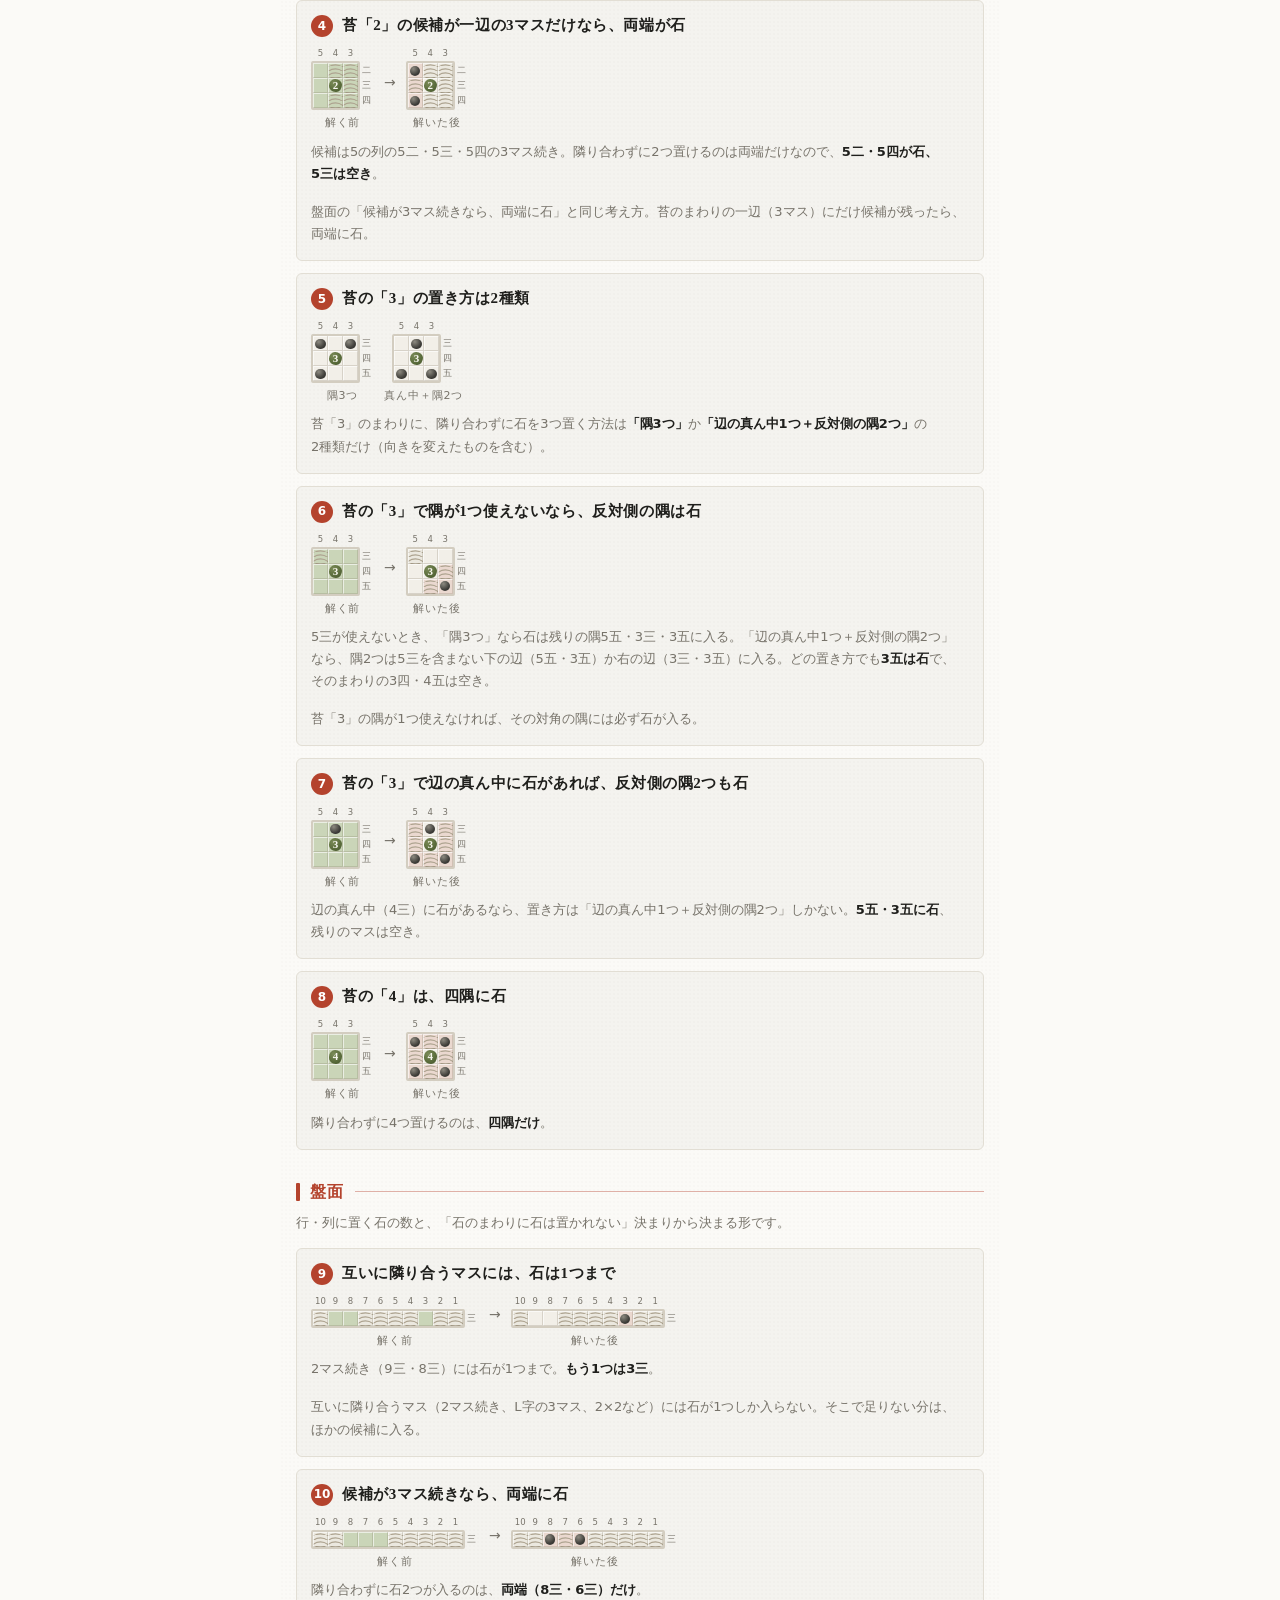
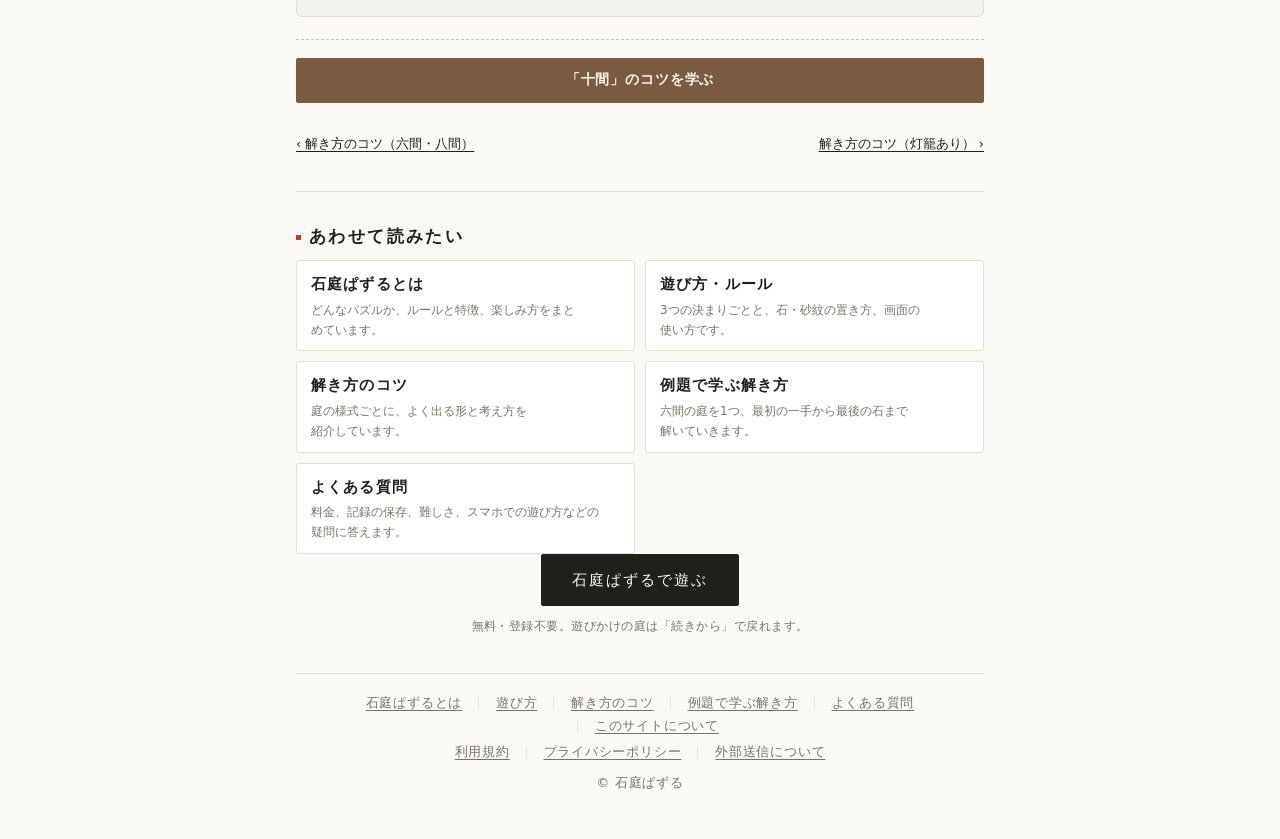
<file: tips/ten/index.html>
<!doctype html>
<html lang="ja" class="doc">
<head>
<meta charset="utf-8">
<meta name="viewport" content="width=device-width,initial-scale=1,viewport-fit=cover">
<meta http-equiv="Content-Security-Policy" content="default-src 'self'; script-src 'none'; style-src 'self' 'unsafe-inline' https://fonts.googleapis.com; font-src https://fonts.gstatic.com; img-src 'self' data:; object-src 'none'; base-uri 'none'; form-action 'none'">
<meta name="referrer" content="no-referrer">
<title>解き方のコツ（十間）｜石庭ぱずる</title>
<meta name="description" content="石庭ぱずる十間の「普通」の庭の解き方。行・列に石が2個入る十間で、1つの苔か1つの行・列だけを見て決まる形を図で紹介します。">
<meta name="theme-color" content="#fbfaf7">
<link rel="canonical" href="https://puzzle-sekitei.jp/tips/ten/">
<meta property="og:title" content="解き方のコツ（十間）｜石庭ぱずる">
<meta property="og:description" content="石庭ぱずる十間の「普通」の庭の解き方。行・列に石が2個入る十間で、1つの苔か1つの行・列だけを見て決まる形を図で紹介します。">
<meta property="og:type" content="article">
<meta property="og:url" content="https://puzzle-sekitei.jp/tips/ten/">
<meta property="og:site_name" content="石庭ぱずる">
<meta property="og:locale" content="ja_JP">
<meta property="og:image" content="https://puzzle-sekitei.jp/og.png">
<meta property="og:image:width" content="1200">
<meta property="og:image:height" content="630">
<meta name="twitter:card" content="summary_large_image">
<link rel="icon" href="../../icon.svg" type="image/svg+xml">
<link rel="apple-touch-icon" href="../../apple-touch-icon.png">
<link rel="preconnect" href="https://fonts.googleapis.com">
<link rel="preconnect" href="https://fonts.gstatic.com" crossorigin>
<link rel="stylesheet" href="https://fonts.googleapis.com/css2?family=Shippori+Mincho+B1:wght@500;700;800&family=Zen+Kaku+Gothic+New:wght@400;500;700&display=swap">
<link rel="stylesheet" href="../../assets/site.css">
<script type="application/ld+json">{"@context": "https://schema.org", "@type": "BreadcrumbList", "itemListElement": [{"@type": "ListItem", "position": 1, "name": "石庭ぱずる", "item": "https://puzzle-sekitei.jp/"}, {"@type": "ListItem", "position": 2, "name": "解き方のコツ", "item": "https://puzzle-sekitei.jp/tips/"}, {"@type": "ListItem", "position": 3, "name": "解き方のコツ（十間）", "item": "https://puzzle-sekitei.jp/tips/ten/"}]}</script>
</head>
<body class="docpage">
<svg width="0" height="0" style="position:absolute" aria-hidden="true"><defs>
  <!-- 灯籠 (丸雪見) -->
  <radialGradient id="toroJ" cx=".35" cy=".3" r=".8"><stop offset="0" stop-color="#b6b3ad"/><stop offset="1" stop-color="#6a6661"/></radialGradient>
  <radialGradient id="toroK" cx=".35" cy=".1" r="1"><stop offset="0" stop-color="#b6b3ad"/><stop offset=".7" stop-color="#97928a"/><stop offset="1" stop-color="#6a6661"/></radialGradient>
  <linearGradient id="toroC" x1="0" y1="0" x2="1" y2="0"><stop offset="0" stop-color="#b6b3ad"/><stop offset=".55" stop-color="#97928a"/><stop offset="1" stop-color="#6a6661"/></linearGradient>
  <linearGradient id="toroO" x1="0" y1="0" x2="0" y2="1"><stop offset="0" stop-color="#33302b"/><stop offset=".45" stop-color="#4a4640"/></linearGradient>
  <linearGradient id="toroOb" x1="0" y1="0" x2="0" y2="1"><stop offset="0" stop-color="#7a3530"/><stop offset=".45" stop-color="#9c4b43"/></linearGradient>
  <radialGradient id="kaedeG" cx="45%" cy="40%" r="65%"><stop offset="0" stop-color="#a9cd6c"/><stop offset=".6" stop-color="#6f9e3c"/><stop offset="1" stop-color="#4b7829"/></radialGradient>
  <radialGradient id="kaedeG2" cx="45%" cy="40%" r="65%"><stop offset="0" stop-color="#c2db86"/><stop offset=".6" stop-color="#88b450"/><stop offset="1" stop-color="#5f8f34"/></radialGradient>
  <symbol id="kaede" viewBox="0 0 100 100" overflow="visible"><path d="M50,56 Q52,72 47,86" stroke="#6b5a3a" stroke-width="1.8" fill="none" stroke-linecap="round"/><path d="M47.9,61.6 L44.5,60.6 L41.2,62.9 L40.9,62.7 L37.9,64.2 L37.3,63.8 L35.0,64.0 L36.5,62.2 L36.5,61.5 L39.4,59.8 L39.4,59.4 L43.1,58.0 L36.7,57.9 L37.0,56.5 L30.7,56.0 L28.9,55.1 L24.3,53.8 L22.8,52.1 L19.7,49.6 L23.6,48.5 L25.6,47.6 L30.4,48.3 L32.4,48.1 L38.3,50.3 L36.6,48.0 L35.9,46.9 L30.0,41.8 L28.5,39.0 L25.3,34.1 L24.9,30.7 L24.3,25.4 L29.5,26.9 L32.8,27.9 L37.0,31.9 L39.5,33.9 L43.4,40.5 L44.3,40.4 L44.6,38.3 L43.2,30.0 L43.9,26.4 L44.6,20.2 L46.7,16.9 L50.0,12.0 L53.3,16.9 L55.4,20.2 L56.1,26.4 L56.8,30.0 L55.4,38.3 L55.3,41.3 L56.6,40.5 L60.5,33.9 L63.0,31.9 L67.2,27.9 L70.5,26.9 L75.7,25.4 L75.1,30.7 L74.7,34.1 L71.5,39.0 L70.0,41.8 L64.1,46.9 L61.5,49.1 L61.7,50.3 L67.6,48.1 L69.6,48.3 L74.4,47.6 L76.4,48.5 L80.3,49.6 L77.2,52.1 L75.7,53.8 L71.1,55.1 L69.3,56.0 L63.0,56.5 L60.0,57.4 L56.9,58.0 L60.6,59.4 L60.6,59.8 L63.5,61.5 L63.5,62.2 L65.0,64.0 L62.7,63.8 L62.1,64.2 L59.1,62.7 L58.8,62.9 L55.5,60.6 L52.1,61.6Z" fill="url(#kaedeG)" stroke="#456d25" stroke-width=".7" stroke-linejoin="round"/><path d="M50,56 L37.2,62.8M50,56 L24.2,50.5M50,56 L28.1,30.0M50,56 L50.0,18.6M50,56 L71.9,30.0M50,56 L75.8,50.5M50,56 L62.8,62.8" stroke="#dcebb0" stroke-width=".8" opacity=".65" fill="none"/></symbol>
  <symbol id="kaedeL" viewBox="0 0 100 100" overflow="visible"><path d="M50,56 Q52,72 47,86" stroke="#6b5a3a" stroke-width="1.8" fill="none" stroke-linecap="round"/><path d="M47.9,61.6 L44.5,60.6 L41.2,62.9 L40.9,62.7 L37.9,64.2 L37.3,63.8 L35.0,64.0 L36.5,62.2 L36.5,61.5 L39.4,59.8 L39.4,59.4 L43.1,58.0 L36.7,57.9 L37.0,56.5 L30.7,56.0 L28.9,55.1 L24.3,53.8 L22.8,52.1 L19.7,49.6 L23.6,48.5 L25.6,47.6 L30.4,48.3 L32.4,48.1 L38.3,50.3 L36.6,48.0 L35.9,46.9 L30.0,41.8 L28.5,39.0 L25.3,34.1 L24.9,30.7 L24.3,25.4 L29.5,26.9 L32.8,27.9 L37.0,31.9 L39.5,33.9 L43.4,40.5 L44.3,40.4 L44.6,38.3 L43.2,30.0 L43.9,26.4 L44.6,20.2 L46.7,16.9 L50.0,12.0 L53.3,16.9 L55.4,20.2 L56.1,26.4 L56.8,30.0 L55.4,38.3 L55.3,41.3 L56.6,40.5 L60.5,33.9 L63.0,31.9 L67.2,27.9 L70.5,26.9 L75.7,25.4 L75.1,30.7 L74.7,34.1 L71.5,39.0 L70.0,41.8 L64.1,46.9 L61.5,49.1 L61.7,50.3 L67.6,48.1 L69.6,48.3 L74.4,47.6 L76.4,48.5 L80.3,49.6 L77.2,52.1 L75.7,53.8 L71.1,55.1 L69.3,56.0 L63.0,56.5 L60.0,57.4 L56.9,58.0 L60.6,59.4 L60.6,59.8 L63.5,61.5 L63.5,62.2 L65.0,64.0 L62.7,63.8 L62.1,64.2 L59.1,62.7 L58.8,62.9 L55.5,60.6 L52.1,61.6Z" fill="url(#kaedeG2)" stroke="#5a8433" stroke-width=".7" stroke-linejoin="round"/><path d="M50,56 L37.2,62.8M50,56 L24.2,50.5M50,56 L28.1,30.0M50,56 L50.0,18.6M50,56 L71.9,30.0M50,56 L75.8,50.5M50,56 L62.8,62.8" stroke="#eef6d2" stroke-width=".8" opacity=".6" fill="none"/></symbol>
</defs></svg>
<header class="top">
  <a class="brand" href="../../"><span class="seal" aria-hidden="true">石</span><span class="brandname"><ruby>石<rt>せき</rt>庭<rt>てい</rt></ruby>ぱずる</span></a>
  <nav class="topbtns" aria-label="メニュー"><a class="btn" href="../../rules/">遊び方</a><a class="btn" href="../../tips/">コツ</a><a class="btn em" href="../../">遊ぶ</a></nav>
</header>
<nav class="crumbs" aria-label="現在地"><ol><li><a href="../../">石庭ぱずる</a></li><li><a href="../../tips/">解き方のコツ</a></li><li aria-current="page">解き方のコツ（十間）</li></ol></nav>
<main class="doc">
<h1>解き方のコツ（十間）</h1>

    <section id="tipTen">
      <p class="small">「普通」の十間の庭は、ここにあるコツだけで最後まで解けます。十間では、どの行・列にも<b>石を2個</b>置きます。どれも、<b>1つの苔か、1つの行（列）だけ</b>を見て決まる形です。</p>
      <div class="pats">
        <h2 class="patgroup">苔</h2>
        <p class="small">苔の数字と、そのまわりの8マスから決まる形です。</p>
        <div class="patrow"><h3 class="pattitle">苔の候補の数が苔の数と同じなら、候補はすべて石</h3><div class="patpair" aria-hidden="true"><figure><div class="patb patw" style="--r:3;--c:3"><div class="patcols"><span>5</span><span>4</span><span>3</span></div><div class="pat"><i class="h"></i><i class="k h"></i><i class="k h"></i><i class="k h"></i><i class="m h">2</i><i class="k h"></i><i class="k h"></i><i class="k h"></i><i class="h"></i></div><div class="patrows"><span>二</span><span>三</span><span>四</span></div></div><figcaption>解く前</figcaption></figure><span class="patarrow">→</span><figure><div class="patb patw" style="--r:3;--c:3"><div class="patcols"><span>5</span><span>4</span><span>3</span></div><div class="pat"><i class="s c"></i><i class="k"></i><i class="k"></i><i class="k"></i><i class="m">2</i><i class="k"></i><i class="k"></i><i class="k"></i><i class="s c"></i></div><div class="patrows"><span>二</span><span>三</span><span>四</span></div></div><figcaption>解いた後</figcaption></figure></div><p class="small">4三の苔「2」のまわりで石を置けるのは、5二と3四の2マスだけ。数と同じなので、<b>5二・3四はどちらも石</b>。</p><p class="small">苔のまわりの候補が、苔の数と同じだけしか残っていなければ、候補はすべて石。「1」や「3」でも同じ。苔「2」では、まず候補がいくつ残っているかを数えてみる。</p></div>
        <div class="patrow"><h3 class="pattitle">苔の候補が互いに隣り合うなら、そこに入る石は1つまで</h3><p class="patsub">例1　2マス続き</p><div class="patpair" aria-hidden="true"><figure><div class="patb patw" style="--r:3;--c:3"><div class="patcols"><span>5</span><span>4</span><span>3</span></div><div class="pat"><i class="h"></i><i class="h"></i><i class="k h"></i><i class="k h"></i><i class="m h">2</i><i class="k h"></i><i class="k h"></i><i class="k h"></i><i class="h"></i></div><div class="patrows"><span>二</span><span>三</span><span>四</span></div></div><figcaption>解く前</figcaption></figure><span class="patarrow">→</span><figure><div class="patb patw" style="--r:3;--c:3"><div class="patcols"><span>5</span><span>4</span><span>3</span></div><div class="pat"><i></i><i></i><i class="k"></i><i class="k"></i><i class="m">2</i><i class="k"></i><i class="k"></i><i class="k"></i><i class="s c"></i></div><div class="patrows"><span>二</span><span>三</span><span>四</span></div></div><figcaption>解いた後</figcaption></figure></div><p class="small">5二・4二は2マス続きなので、石は1つまで。「2」のもう1つは<b>3四</b>。</p><p class="patsub">例2　斜めの2マス</p><div class="patpair" aria-hidden="true"><figure><div class="patb patw" style="--r:3;--c:3"><div class="patcols"><span>5</span><span>4</span><span>3</span></div><div class="pat"><i class="k h"></i><i class="h"></i><i class="k h"></i><i class="k h"></i><i class="m h">2</i><i class="h"></i><i class="h"></i><i class="k h"></i><i class="k h"></i></div><div class="patrows"><span>二</span><span>三</span><span>四</span></div></div><figcaption>解く前</figcaption></figure><span class="patarrow">→</span><figure><div class="patb patw" style="--r:3;--c:3"><div class="patcols"><span>5</span><span>4</span><span>3</span></div><div class="pat"><i class="k"></i><i></i><i class="k"></i><i class="k"></i><i class="m">2</i><i></i><i class="s c"></i><i class="k"></i><i class="k"></i></div><div class="patrows"><span>二</span><span>三</span><span>四</span></div></div><figcaption>解いた後</figcaption></figure></div><p class="small">4二・3三は斜めに隣り合うので、石は1つまで。「2」のもう1つは<b>5四</b>。</p><p class="patsub">例3　L字の3マス</p><div class="patpair" aria-hidden="true"><figure><div class="patb patw" style="--r:3;--c:3"><div class="patcols"><span>5</span><span>4</span><span>3</span></div><div class="pat"><i class="h"></i><i class="k h"></i><i class="k h"></i><i class="k h"></i><i class="m h">2</i><i class="h"></i><i class="k h"></i><i class="h"></i><i class="h"></i></div><div class="patrows"><span>二</span><span>三</span><span>四</span></div></div><figcaption>解く前</figcaption></figure><span class="patarrow">→</span><figure><div class="patb patw" style="--r:3;--c:3"><div class="patcols"><span>5</span><span>4</span><span>3</span></div><div class="pat"><i class="s c"></i><i class="k"></i><i class="k"></i><i class="k"></i><i class="m">2</i><i></i><i class="k"></i><i></i><i></i></div><div class="patrows"><span>二</span><span>三</span><span>四</span></div></div><figcaption>解いた後</figcaption></figure></div><p class="small">3三・4四・3四は互いに隣り合うので、石は1つまで。<b>もう1つは5二</b>。</p><p class="small">苔のまわりの候補に、互いに隣り合うマス（2マス続き、斜めの2マス、L字の3マス）があれば、そこに入る石は1つまで。苔の数に足りない分は、ほかの候補に入る。</p></div>
        <div class="patrow"><h3 class="pattitle">苔の「2」で片側の3マスが使えないなら、向かいの真ん中は空き</h3><p class="patsub">例1　盤の端</p><div class="patpair" aria-hidden="true"><figure><div class="patb patw" style="--r:2;--c:3"><div class="patcols"><span>5</span><span>4</span><span>3</span></div><div class="pat"><i class="h"></i><i class="m h">2</i><i class="h"></i><i class="h"></i><i class="h"></i><i class="h"></i></div><div class="patrows"><span>一</span><span>二</span></div></div><figcaption>解く前</figcaption></figure><span class="patarrow">→</span><figure><div class="patb patw" style="--r:2;--c:3"><div class="patcols"><span>5</span><span>4</span><span>3</span></div><div class="pat"><i></i><i class="m">2</i><i></i><i></i><i class="k c"></i><i></i></div><div class="patrows"><span>一</span><span>二</span></div></div><figcaption>解いた後</figcaption></figure></div><p class="small">一の行は盤の端なので、苔のまわりは5マスだけ。4二はほかの4マスすべてと隣り合うので、4二に石を置くと2つ目が置けない。<b>4二は空き</b>。</p><p class="patsub">例2　揃った行</p><div class="patpair" aria-hidden="true"><figure><div class="patb patw" style="--r:3;--c:3"><div class="patcols"><span>5</span><span>4</span><span>3</span></div><div class="pat"><i class="k"></i><i class="k"></i><i class="k"></i><i class="h"></i><i class="m h">2</i><i class="h"></i><i class="h"></i><i class="h"></i><i class="h"></i></div><div class="patrows"><span>二</span><span>三</span><span>四</span></div></div><figcaption>解く前</figcaption></figure><span class="patarrow">→</span><figure><div class="patb patw" style="--r:3;--c:3"><div class="patcols"><span>5</span><span>4</span><span>3</span></div><div class="pat"><i class="k"></i><i class="k"></i><i class="k"></i><i></i><i class="m">2</i><i></i><i></i><i class="k c"></i><i></i></div><div class="patrows"><span>二</span><span>三</span><span>四</span></div></div><figcaption>解いた後</figcaption></figure></div><p class="small">二の行はもう石が揃っていて、苔の上の3マスは使えない。残りは例1と同じ5マスの形になるので、<b>4四は空き</b>。</p><p class="small">使えるマスが「横の2マス＋向かいの3マス」だけになると、向かいの真ん中はほかの4マスすべてと隣り合う。そこに石を置くと2つ目が置けないので、空きになる。</p></div>
        <div class="patrow"><h3 class="pattitle">苔「2」の候補が一辺の3マスだけなら、両端が石</h3><div class="patpair" aria-hidden="true"><figure><div class="patb patw" style="--r:3;--c:3"><div class="patcols"><span>5</span><span>4</span><span>3</span></div><div class="pat"><i class="h"></i><i class="k h"></i><i class="k h"></i><i class="h"></i><i class="m h">2</i><i class="k h"></i><i class="h"></i><i class="k h"></i><i class="k h"></i></div><div class="patrows"><span>二</span><span>三</span><span>四</span></div></div><figcaption>解く前</figcaption></figure><span class="patarrow">→</span><figure><div class="patb patw" style="--r:3;--c:3"><div class="patcols"><span>5</span><span>4</span><span>3</span></div><div class="pat"><i class="s c"></i><i class="k"></i><i class="k"></i><i class="k c"></i><i class="m">2</i><i class="k"></i><i class="s c"></i><i class="k"></i><i class="k"></i></div><div class="patrows"><span>二</span><span>三</span><span>四</span></div></div><figcaption>解いた後</figcaption></figure></div><p class="small">候補は5の列の5二・5三・5四の3マス続き。隣り合わずに2つ置けるのは両端だけなので、<b>5二・5四が石、5三は空き</b>。</p><p class="small">盤面の「候補が3マス続きなら、両端に石」と同じ考え方。苔のまわりの一辺（3マス）にだけ候補が残ったら、両端に石。</p></div>
        <div class="patrow"><h3 class="pattitle">苔の「3」の置き方は2種類</h3><div class="patpair" aria-hidden="true"><figure><div class="patb patw" style="--r:3;--c:3"><div class="patcols"><span>5</span><span>4</span><span>3</span></div><div class="pat"><i class="s"></i><i></i><i class="s"></i><i></i><i class="m">3</i><i></i><i class="s"></i><i></i><i></i></div><div class="patrows"><span>三</span><span>四</span><span>五</span></div></div><figcaption>隅3つ</figcaption></figure><figure><div class="patb patw" style="--r:3;--c:3"><div class="patcols"><span>5</span><span>4</span><span>3</span></div><div class="pat"><i></i><i class="s"></i><i></i><i></i><i class="m">3</i><i></i><i class="s"></i><i></i><i class="s"></i></div><div class="patrows"><span>三</span><span>四</span><span>五</span></div></div><figcaption>真ん中＋隅2つ</figcaption></figure></div><p class="small">苔「3」のまわりに、隣り合わずに石を3つ置く方法は<b>「隅3つ」</b>か<b>「辺の真ん中1つ＋反対側の隅2つ」</b>の2種類だけ（向きを変えたものを含む）。</p></div>
        <div class="patrow"><h3 class="pattitle">苔の「3」で隅が1つ使えないなら、反対側の隅は石</h3><div class="patpair" aria-hidden="true"><figure><div class="patb patw" style="--r:3;--c:3"><div class="patcols"><span>5</span><span>4</span><span>3</span></div><div class="pat"><i class="k h"></i><i class="h"></i><i class="h"></i><i class="h"></i><i class="m h">3</i><i class="h"></i><i class="h"></i><i class="h"></i><i class="h"></i></div><div class="patrows"><span>三</span><span>四</span><span>五</span></div></div><figcaption>解く前</figcaption></figure><span class="patarrow">→</span><figure><div class="patb patw" style="--r:3;--c:3"><div class="patcols"><span>5</span><span>4</span><span>3</span></div><div class="pat"><i class="k"></i><i></i><i></i><i></i><i class="m">3</i><i class="k c"></i><i></i><i class="k c"></i><i class="s c"></i></div><div class="patrows"><span>三</span><span>四</span><span>五</span></div></div><figcaption>解いた後</figcaption></figure></div><p class="small">5三が使えないとき、「隅3つ」なら石は残りの隅5五・3三・3五に入る。「辺の真ん中1つ＋反対側の隅2つ」なら、隅2つは5三を含まない下の辺（5五・3五）か右の辺（3三・3五）に入る。どの置き方でも<b>3五は石</b>で、そのまわりの3四・4五は空き。</p><p class="small">苔「3」の隅が1つ使えなければ、その対角の隅には必ず石が入る。</p></div>
        <div class="patrow"><h3 class="pattitle">苔の「3」で辺の真ん中に石があれば、反対側の隅2つも石</h3><div class="patpair" aria-hidden="true"><figure><div class="patb patw" style="--r:3;--c:3"><div class="patcols"><span>5</span><span>4</span><span>3</span></div><div class="pat"><i class="h"></i><i class="s h"></i><i class="h"></i><i class="h"></i><i class="m h">3</i><i class="h"></i><i class="h"></i><i class="h"></i><i class="h"></i></div><div class="patrows"><span>三</span><span>四</span><span>五</span></div></div><figcaption>解く前</figcaption></figure><span class="patarrow">→</span><figure><div class="patb patw" style="--r:3;--c:3"><div class="patcols"><span>5</span><span>4</span><span>3</span></div><div class="pat"><i class="k c"></i><i class="s"></i><i class="k c"></i><i class="k c"></i><i class="m">3</i><i class="k c"></i><i class="s c"></i><i class="k c"></i><i class="s c"></i></div><div class="patrows"><span>三</span><span>四</span><span>五</span></div></div><figcaption>解いた後</figcaption></figure></div><p class="small">辺の真ん中（4三）に石があるなら、置き方は「辺の真ん中1つ＋反対側の隅2つ」しかない。<b>5五・3五に石</b>、残りのマスは空き。</p></div>
        <div class="patrow"><h3 class="pattitle">苔の「4」は、四隅に石</h3><div class="patpair" aria-hidden="true"><figure><div class="patb patw" style="--r:3;--c:3"><div class="patcols"><span>5</span><span>4</span><span>3</span></div><div class="pat"><i class="h"></i><i class="h"></i><i class="h"></i><i class="h"></i><i class="m h">4</i><i class="h"></i><i class="h"></i><i class="h"></i><i class="h"></i></div><div class="patrows"><span>三</span><span>四</span><span>五</span></div></div><figcaption>解く前</figcaption></figure><span class="patarrow">→</span><figure><div class="patb patw" style="--r:3;--c:3"><div class="patcols"><span>5</span><span>4</span><span>3</span></div><div class="pat"><i class="s c"></i><i class="k c"></i><i class="s c"></i><i class="k c"></i><i class="m">4</i><i class="k c"></i><i class="s c"></i><i class="k c"></i><i class="s c"></i></div><div class="patrows"><span>三</span><span>四</span><span>五</span></div></div><figcaption>解いた後</figcaption></figure></div><p class="small">隣り合わずに4つ置けるのは、<b>四隅だけ</b>。</p></div>
        <h2 class="patgroup">盤面</h2>
        <p class="small">行・列に置く石の数と、「石のまわりに石は置かれない」決まりから決まる形です。</p>
        <div class="patrow"><h3 class="pattitle">互いに隣り合うマスには、石は1つまで</h3><div class="patpair" aria-hidden="true"><figure><div class="patb patw" style="--r:1;--c:10"><div class="patcols"><span>10</span><span>9</span><span>8</span><span>7</span><span>6</span><span>5</span><span>4</span><span>3</span><span>2</span><span>1</span></div><div class="pat"><i class="k"></i><i class="h"></i><i class="h"></i><i class="k"></i><i class="k"></i><i class="k"></i><i class="k"></i><i class="h"></i><i class="k"></i><i class="k"></i></div><div class="patrows"><span>三</span></div></div><figcaption>解く前</figcaption></figure><span class="patarrow">→</span><figure><div class="patb patw" style="--r:1;--c:10"><div class="patcols"><span>10</span><span>9</span><span>8</span><span>7</span><span>6</span><span>5</span><span>4</span><span>3</span><span>2</span><span>1</span></div><div class="pat"><i class="k"></i><i></i><i></i><i class="k"></i><i class="k"></i><i class="k"></i><i class="k"></i><i class="s c"></i><i class="k"></i><i class="k"></i></div><div class="patrows"><span>三</span></div></div><figcaption>解いた後</figcaption></figure></div><p class="small">2マス続き（9三・8三）には石が1つまで。<b>もう1つは3三</b>。</p><p class="small">互いに隣り合うマス（2マス続き、L字の3マス、2×2など）には石が1つしか入らない。そこで足りない分は、ほかの候補に入る。</p></div>
        <div class="patrow"><h3 class="pattitle">候補が3マス続きなら、両端に石</h3><div class="patpair" aria-hidden="true"><figure><div class="patb patw" style="--r:1;--c:10"><div class="patcols"><span>10</span><span>9</span><span>8</span><span>7</span><span>6</span><span>5</span><span>4</span><span>3</span><span>2</span><span>1</span></div><div class="pat"><i class="k"></i><i class="k"></i><i class="h"></i><i class="h"></i><i class="h"></i><i class="k"></i><i class="k"></i><i class="k"></i><i class="k"></i><i class="k"></i></div><div class="patrows"><span>三</span></div></div><figcaption>解く前</figcaption></figure><span class="patarrow">→</span><figure><div class="patb patw" style="--r:1;--c:10"><div class="patcols"><span>10</span><span>9</span><span>8</span><span>7</span><span>6</span><span>5</span><span>4</span><span>3</span><span>2</span><span>1</span></div><div class="pat"><i class="k"></i><i class="k"></i><i class="s c"></i><i class="k c"></i><i class="s c"></i><i class="k"></i><i class="k"></i><i class="k"></i><i class="k"></i><i class="k"></i></div><div class="patrows"><span>三</span></div></div><figcaption>解いた後</figcaption></figure></div><p class="small">隣り合わずに石2つが入るのは、<b>両端（8三・6三）だけ</b>。</p></div>
      </div>
      <div class="tipsep" aria-hidden="true"></div>
      <a class="btn tutgo" href="../../?tut=normal10">「十間」のコツを学ぶ</a>
    </section>
<nav class="pager" aria-label="ほかのコツ"><a class="prev" href="../../tips/basic/">‹ 解き方のコツ（六間・八間）</a><a class="next" href="../../tips/toro/">解き方のコツ（灯籠あり） ›</a></nav>
<section class="readmore"><h2>あわせて読みたい</h2><ul class="readlinks two"><li><a href="../../intro/"><b>石庭ぱずるとは</b><span>どんなパズルか、ルールと特徴、楽しみ方をまとめています。</span></a></li><li><a href="../../rules/"><b>遊び方・ルール</b><span>3つの決まりごとと、石・砂紋の置き方、画面の使い方です。</span></a></li><li><a href="../../tips/"><b>解き方のコツ</b><span>庭の様式ごとに、よく出る形と考え方を紹介しています。</span></a></li><li><a href="../../tips/example/"><b>例題で学ぶ解き方</b><span>六間の庭を1つ、最初の一手から最後の石まで解いていきます。</span></a></li><li><a href="../../faq/"><b>よくある質問</b><span>料金、記録の保存、難しさ、スマホでの遊び方などの疑問に答えます。</span></a></li></ul></section>
<p class="doccta"><a class="btn em" href="../../">石庭ぱずるで遊ぶ</a><span class="ctanote">無料・登録不要。遊びかけの庭は「続きから」で戻れます。</span></p>
</main>
<footer class="sitefoot"><nav class="footnav" aria-label="サイト内の案内"><a href="../../intro/">石庭ぱずるとは</a><a href="../../rules/">遊び方</a><a href="../../tips/">解き方のコツ</a><a href="../../tips/example/">例題で学ぶ解き方</a><a href="../../faq/">よくある質問</a><a href="../../about/">このサイトについて</a></nav><nav class="footnav" aria-label="規約"><a href="../../terms/">利用規約</a><a href="../../privacy/">プライバシーポリシー</a><a href="../../privacy/#extsend">外部送信について</a></nav><div style="margin-top:8px">© 石庭ぱずる</div></footer>
</body>
</html>
</file>
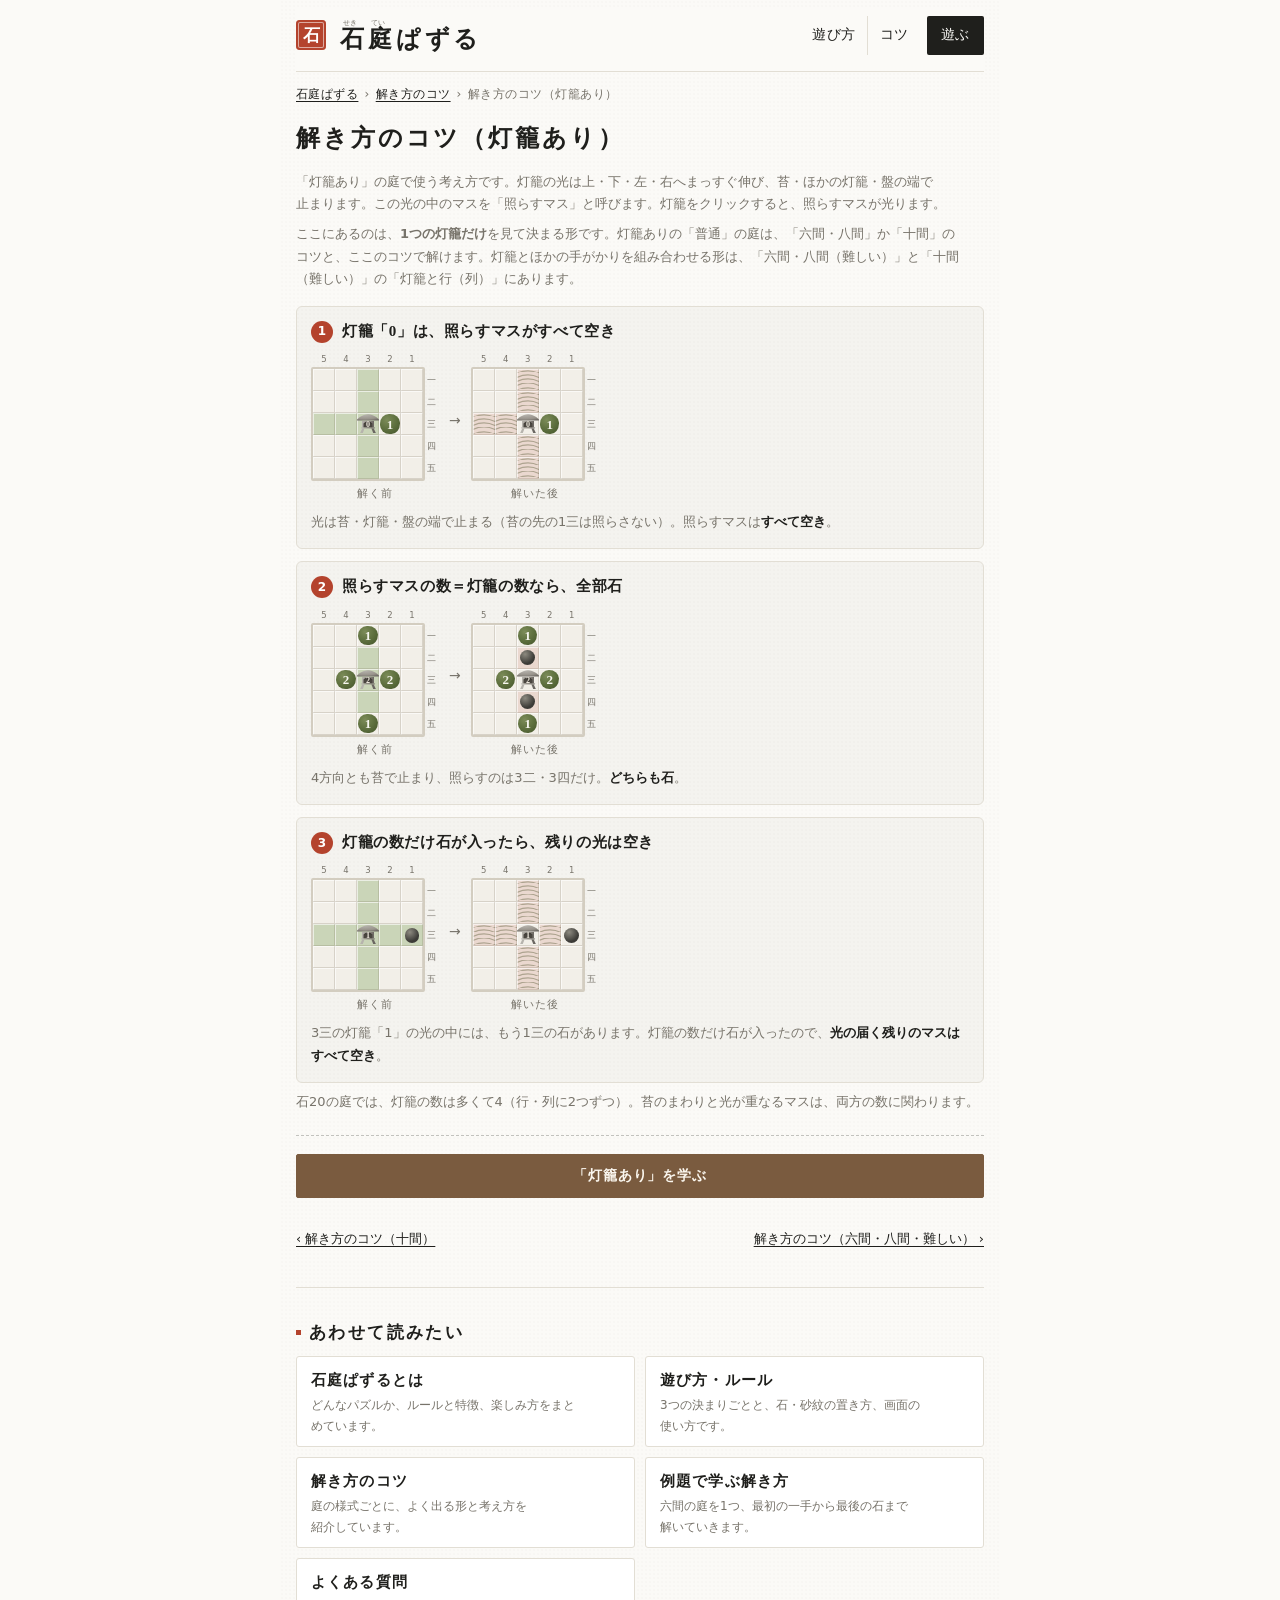
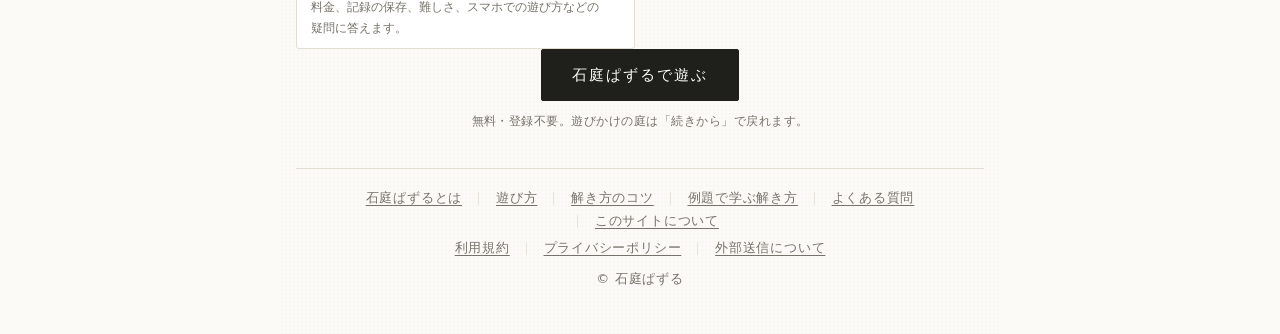
<file: tips/toro/index.html>
<!doctype html>
<html lang="ja" class="doc">
<head>
<meta charset="utf-8">
<meta name="viewport" content="width=device-width,initial-scale=1,viewport-fit=cover">
<meta http-equiv="Content-Security-Policy" content="default-src 'self'; script-src 'none'; style-src 'self' 'unsafe-inline' https://fonts.googleapis.com; font-src https://fonts.gstatic.com; img-src 'self' data:; object-src 'none'; base-uri 'none'; form-action 'none'">
<meta name="referrer" content="no-referrer">
<title>解き方のコツ（灯籠あり）｜石庭ぱずる</title>
<meta name="description" content="石庭ぱずる「灯籠あり」の庭の解き方。灯籠の光が照らすマスと灯籠の数字から、石と空きを決める考え方を図で紹介します。">
<meta name="theme-color" content="#fbfaf7">
<link rel="canonical" href="https://puzzle-sekitei.jp/tips/toro/">
<meta property="og:title" content="解き方のコツ（灯籠あり）｜石庭ぱずる">
<meta property="og:description" content="石庭ぱずる「灯籠あり」の庭の解き方。灯籠の光が照らすマスと灯籠の数字から、石と空きを決める考え方を図で紹介します。">
<meta property="og:type" content="article">
<meta property="og:url" content="https://puzzle-sekitei.jp/tips/toro/">
<meta property="og:site_name" content="石庭ぱずる">
<meta property="og:locale" content="ja_JP">
<meta property="og:image" content="https://puzzle-sekitei.jp/og.png">
<meta property="og:image:width" content="1200">
<meta property="og:image:height" content="630">
<meta name="twitter:card" content="summary_large_image">
<link rel="icon" href="../../icon.svg" type="image/svg+xml">
<link rel="apple-touch-icon" href="../../apple-touch-icon.png">
<link rel="preconnect" href="https://fonts.googleapis.com">
<link rel="preconnect" href="https://fonts.gstatic.com" crossorigin>
<link rel="stylesheet" href="https://fonts.googleapis.com/css2?family=Shippori+Mincho+B1:wght@500;700;800&family=Zen+Kaku+Gothic+New:wght@400;500;700&display=swap">
<link rel="stylesheet" href="../../assets/site.css">
<script type="application/ld+json">{"@context": "https://schema.org", "@type": "BreadcrumbList", "itemListElement": [{"@type": "ListItem", "position": 1, "name": "石庭ぱずる", "item": "https://puzzle-sekitei.jp/"}, {"@type": "ListItem", "position": 2, "name": "解き方のコツ", "item": "https://puzzle-sekitei.jp/tips/"}, {"@type": "ListItem", "position": 3, "name": "解き方のコツ（灯籠あり）", "item": "https://puzzle-sekitei.jp/tips/toro/"}]}</script>
</head>
<body class="docpage">
<svg width="0" height="0" style="position:absolute" aria-hidden="true"><defs>
  <!-- 灯籠 (丸雪見) -->
  <radialGradient id="toroJ" cx=".35" cy=".3" r=".8"><stop offset="0" stop-color="#b6b3ad"/><stop offset="1" stop-color="#6a6661"/></radialGradient>
  <radialGradient id="toroK" cx=".35" cy=".1" r="1"><stop offset="0" stop-color="#b6b3ad"/><stop offset=".7" stop-color="#97928a"/><stop offset="1" stop-color="#6a6661"/></radialGradient>
  <linearGradient id="toroC" x1="0" y1="0" x2="1" y2="0"><stop offset="0" stop-color="#b6b3ad"/><stop offset=".55" stop-color="#97928a"/><stop offset="1" stop-color="#6a6661"/></linearGradient>
  <linearGradient id="toroO" x1="0" y1="0" x2="0" y2="1"><stop offset="0" stop-color="#33302b"/><stop offset=".45" stop-color="#4a4640"/></linearGradient>
  <linearGradient id="toroOb" x1="0" y1="0" x2="0" y2="1"><stop offset="0" stop-color="#7a3530"/><stop offset=".45" stop-color="#9c4b43"/></linearGradient>
  <radialGradient id="kaedeG" cx="45%" cy="40%" r="65%"><stop offset="0" stop-color="#a9cd6c"/><stop offset=".6" stop-color="#6f9e3c"/><stop offset="1" stop-color="#4b7829"/></radialGradient>
  <radialGradient id="kaedeG2" cx="45%" cy="40%" r="65%"><stop offset="0" stop-color="#c2db86"/><stop offset=".6" stop-color="#88b450"/><stop offset="1" stop-color="#5f8f34"/></radialGradient>
  <symbol id="kaede" viewBox="0 0 100 100" overflow="visible"><path d="M50,56 Q52,72 47,86" stroke="#6b5a3a" stroke-width="1.8" fill="none" stroke-linecap="round"/><path d="M47.9,61.6 L44.5,60.6 L41.2,62.9 L40.9,62.7 L37.9,64.2 L37.3,63.8 L35.0,64.0 L36.5,62.2 L36.5,61.5 L39.4,59.8 L39.4,59.4 L43.1,58.0 L36.7,57.9 L37.0,56.5 L30.7,56.0 L28.9,55.1 L24.3,53.8 L22.8,52.1 L19.7,49.6 L23.6,48.5 L25.6,47.6 L30.4,48.3 L32.4,48.1 L38.3,50.3 L36.6,48.0 L35.9,46.9 L30.0,41.8 L28.5,39.0 L25.3,34.1 L24.9,30.7 L24.3,25.4 L29.5,26.9 L32.8,27.9 L37.0,31.9 L39.5,33.9 L43.4,40.5 L44.3,40.4 L44.6,38.3 L43.2,30.0 L43.9,26.4 L44.6,20.2 L46.7,16.9 L50.0,12.0 L53.3,16.9 L55.4,20.2 L56.1,26.4 L56.8,30.0 L55.4,38.3 L55.3,41.3 L56.6,40.5 L60.5,33.9 L63.0,31.9 L67.2,27.9 L70.5,26.9 L75.7,25.4 L75.1,30.7 L74.7,34.1 L71.5,39.0 L70.0,41.8 L64.1,46.9 L61.5,49.1 L61.7,50.3 L67.6,48.1 L69.6,48.3 L74.4,47.6 L76.4,48.5 L80.3,49.6 L77.2,52.1 L75.7,53.8 L71.1,55.1 L69.3,56.0 L63.0,56.5 L60.0,57.4 L56.9,58.0 L60.6,59.4 L60.6,59.8 L63.5,61.5 L63.5,62.2 L65.0,64.0 L62.7,63.8 L62.1,64.2 L59.1,62.7 L58.8,62.9 L55.5,60.6 L52.1,61.6Z" fill="url(#kaedeG)" stroke="#456d25" stroke-width=".7" stroke-linejoin="round"/><path d="M50,56 L37.2,62.8M50,56 L24.2,50.5M50,56 L28.1,30.0M50,56 L50.0,18.6M50,56 L71.9,30.0M50,56 L75.8,50.5M50,56 L62.8,62.8" stroke="#dcebb0" stroke-width=".8" opacity=".65" fill="none"/></symbol>
  <symbol id="kaedeL" viewBox="0 0 100 100" overflow="visible"><path d="M50,56 Q52,72 47,86" stroke="#6b5a3a" stroke-width="1.8" fill="none" stroke-linecap="round"/><path d="M47.9,61.6 L44.5,60.6 L41.2,62.9 L40.9,62.7 L37.9,64.2 L37.3,63.8 L35.0,64.0 L36.5,62.2 L36.5,61.5 L39.4,59.8 L39.4,59.4 L43.1,58.0 L36.7,57.9 L37.0,56.5 L30.7,56.0 L28.9,55.1 L24.3,53.8 L22.8,52.1 L19.7,49.6 L23.6,48.5 L25.6,47.6 L30.4,48.3 L32.4,48.1 L38.3,50.3 L36.6,48.0 L35.9,46.9 L30.0,41.8 L28.5,39.0 L25.3,34.1 L24.9,30.7 L24.3,25.4 L29.5,26.9 L32.8,27.9 L37.0,31.9 L39.5,33.9 L43.4,40.5 L44.3,40.4 L44.6,38.3 L43.2,30.0 L43.9,26.4 L44.6,20.2 L46.7,16.9 L50.0,12.0 L53.3,16.9 L55.4,20.2 L56.1,26.4 L56.8,30.0 L55.4,38.3 L55.3,41.3 L56.6,40.5 L60.5,33.9 L63.0,31.9 L67.2,27.9 L70.5,26.9 L75.7,25.4 L75.1,30.7 L74.7,34.1 L71.5,39.0 L70.0,41.8 L64.1,46.9 L61.5,49.1 L61.7,50.3 L67.6,48.1 L69.6,48.3 L74.4,47.6 L76.4,48.5 L80.3,49.6 L77.2,52.1 L75.7,53.8 L71.1,55.1 L69.3,56.0 L63.0,56.5 L60.0,57.4 L56.9,58.0 L60.6,59.4 L60.6,59.8 L63.5,61.5 L63.5,62.2 L65.0,64.0 L62.7,63.8 L62.1,64.2 L59.1,62.7 L58.8,62.9 L55.5,60.6 L52.1,61.6Z" fill="url(#kaedeG2)" stroke="#5a8433" stroke-width=".7" stroke-linejoin="round"/><path d="M50,56 L37.2,62.8M50,56 L24.2,50.5M50,56 L28.1,30.0M50,56 L50.0,18.6M50,56 L71.9,30.0M50,56 L75.8,50.5M50,56 L62.8,62.8" stroke="#eef6d2" stroke-width=".8" opacity=".6" fill="none"/></symbol>
</defs></svg>
<header class="top">
  <a class="brand" href="../../"><span class="seal" aria-hidden="true">石</span><span class="brandname"><ruby>石<rt>せき</rt>庭<rt>てい</rt></ruby>ぱずる</span></a>
  <nav class="topbtns" aria-label="メニュー"><a class="btn" href="../../rules/">遊び方</a><a class="btn" href="../../tips/">コツ</a><a class="btn em" href="../../">遊ぶ</a></nav>
</header>
<nav class="crumbs" aria-label="現在地"><ol><li><a href="../../">石庭ぱずる</a></li><li><a href="../../tips/">解き方のコツ</a></li><li aria-current="page">解き方のコツ（灯籠あり）</li></ol></nav>
<main class="doc">
<h1>解き方のコツ（灯籠あり）</h1>

    <section id="tipToro">
      <p class="small">「灯籠あり」の庭で使う考え方です。灯籠の光は上・下・左・右へまっすぐ伸び、苔・ほかの灯籠・盤の端で止まります。この光の中のマスを「照らすマス」と呼びます。灯籠を<span class="w-touch">タップ</span><span class="w-pc">クリック</span>すると、照らすマスが光ります。</p>
      <p class="small" style="margin-top:8px">ここにあるのは、<b>1つの灯籠だけ</b>を見て決まる形です。灯籠ありの「普通」の庭は、「六間・八間」か「十間」のコツと、ここのコツで解けます。灯籠とほかの手がかりを組み合わせる形は、「六間・八間（難しい）」と「十間（難しい）」の「灯籠と行（列）」にあります。</p>
      <div class="pats">
        <div class="patrow"><h3 class="pattitle">灯籠「0」は、照らすマスがすべて空き</h3><div class="patpair" aria-hidden="true"><figure><div class="patb patw patt" style="--r:5;--c:5"><div class="patcols"><span>5</span><span>4</span><span>3</span><span>2</span><span>1</span></div><div class="pat"><i></i><i></i><i class="h"></i><i></i><i></i><i></i><i></i><i class="h"></i><i></i><i></i><i class="h"></i><i class="h"></i><i class="l h"><svg viewBox="0 0 40 40"><g transform="translate(20 20) scale(1.05) translate(-20 -23.4)"><path d="M.8 16.2C3 12.6 10 7 20 6.4C30 7 37 12.6 39.2 16.2C39.4 16.8 39 17.2 38.4 17.2H1.6C1 17.2 .6 16.8 .8 16.2Z" fill="url(#toroK)"/><path d="M9.6 18.2H30.4V29.4H9.6Z" fill="url(#toroC)"/><path d="M12.2 29.3V22.64A10 10 0 0 1 27.8 22.64V29.3Z" fill="url(#toroO)"/><path d="M7.6 29.4H32.4L31.4 31.4H8.6Z" fill="url(#toroC)"/><path d="M10 31.4H14L11 38.8H6.4Z" fill="#b6b3ad"/><path d="M26 31.4H30L33.6 38.8H29Z" fill="#6a6661"/><text x="20" y="29" text-anchor="middle">0</text></g></svg></i><i class="m">1</i><i></i><i></i><i></i><i class="h"></i><i></i><i></i><i></i><i></i><i class="h"></i><i></i><i></i></div><div class="patrows"><span>一</span><span>二</span><span>三</span><span>四</span><span>五</span></div></div><figcaption>解く前</figcaption></figure><span class="patarrow">→</span><figure><div class="patb patw patt" style="--r:5;--c:5"><div class="patcols"><span>5</span><span>4</span><span>3</span><span>2</span><span>1</span></div><div class="pat"><i></i><i></i><i class="k c"></i><i></i><i></i><i></i><i></i><i class="k c"></i><i></i><i></i><i class="k c"></i><i class="k c"></i><i class="l"><svg viewBox="0 0 40 40"><g transform="translate(20 20) scale(1.05) translate(-20 -23.4)"><path d="M.8 16.2C3 12.6 10 7 20 6.4C30 7 37 12.6 39.2 16.2C39.4 16.8 39 17.2 38.4 17.2H1.6C1 17.2 .6 16.8 .8 16.2Z" fill="url(#toroK)"/><path d="M9.6 18.2H30.4V29.4H9.6Z" fill="url(#toroC)"/><path d="M12.2 29.3V22.64A10 10 0 0 1 27.8 22.64V29.3Z" fill="url(#toroO)"/><path d="M7.6 29.4H32.4L31.4 31.4H8.6Z" fill="url(#toroC)"/><path d="M10 31.4H14L11 38.8H6.4Z" fill="#b6b3ad"/><path d="M26 31.4H30L33.6 38.8H29Z" fill="#6a6661"/><text x="20" y="29" text-anchor="middle">0</text></g></svg></i><i class="m">1</i><i></i><i></i><i></i><i class="k c"></i><i></i><i></i><i></i><i></i><i class="k c"></i><i></i><i></i></div><div class="patrows"><span>一</span><span>二</span><span>三</span><span>四</span><span>五</span></div></div><figcaption>解いた後</figcaption></figure></div><p class="small">光は苔・灯籠・盤の端で止まる（苔の先の1三は照らさない）。照らすマスは<b>すべて空き</b>。</p></div>
        <div class="patrow"><h3 class="pattitle">照らすマスの数＝灯籠の数なら、全部石</h3><div class="patpair" aria-hidden="true"><figure><div class="patb patw patt" style="--r:5;--c:5"><div class="patcols"><span>5</span><span>4</span><span>3</span><span>2</span><span>1</span></div><div class="pat"><i></i><i></i><i class="m">1</i><i></i><i></i><i></i><i></i><i class="h"></i><i></i><i></i><i></i><i class="m">2</i><i class="l h"><svg viewBox="0 0 40 40"><g transform="translate(20 20) scale(1.05) translate(-20 -23.4)"><path d="M.8 16.2C3 12.6 10 7 20 6.4C30 7 37 12.6 39.2 16.2C39.4 16.8 39 17.2 38.4 17.2H1.6C1 17.2 .6 16.8 .8 16.2Z" fill="url(#toroK)"/><path d="M9.6 18.2H30.4V29.4H9.6Z" fill="url(#toroC)"/><path d="M12.2 29.3V22.64A10 10 0 0 1 27.8 22.64V29.3Z" fill="url(#toroO)"/><path d="M7.6 29.4H32.4L31.4 31.4H8.6Z" fill="url(#toroC)"/><path d="M10 31.4H14L11 38.8H6.4Z" fill="#b6b3ad"/><path d="M26 31.4H30L33.6 38.8H29Z" fill="#6a6661"/><text x="20" y="29" text-anchor="middle">2</text></g></svg></i><i class="m">2</i><i></i><i></i><i></i><i class="h"></i><i></i><i></i><i></i><i></i><i class="m">1</i><i></i><i></i></div><div class="patrows"><span>一</span><span>二</span><span>三</span><span>四</span><span>五</span></div></div><figcaption>解く前</figcaption></figure><span class="patarrow">→</span><figure><div class="patb patw patt" style="--r:5;--c:5"><div class="patcols"><span>5</span><span>4</span><span>3</span><span>2</span><span>1</span></div><div class="pat"><i></i><i></i><i class="m">1</i><i></i><i></i><i></i><i></i><i class="s c"></i><i></i><i></i><i></i><i class="m">2</i><i class="l"><svg viewBox="0 0 40 40"><g transform="translate(20 20) scale(1.05) translate(-20 -23.4)"><path d="M.8 16.2C3 12.6 10 7 20 6.4C30 7 37 12.6 39.2 16.2C39.4 16.8 39 17.2 38.4 17.2H1.6C1 17.2 .6 16.8 .8 16.2Z" fill="url(#toroK)"/><path d="M9.6 18.2H30.4V29.4H9.6Z" fill="url(#toroC)"/><path d="M12.2 29.3V22.64A10 10 0 0 1 27.8 22.64V29.3Z" fill="url(#toroO)"/><path d="M7.6 29.4H32.4L31.4 31.4H8.6Z" fill="url(#toroC)"/><path d="M10 31.4H14L11 38.8H6.4Z" fill="#b6b3ad"/><path d="M26 31.4H30L33.6 38.8H29Z" fill="#6a6661"/><text x="20" y="29" text-anchor="middle">2</text></g></svg></i><i class="m">2</i><i></i><i></i><i></i><i class="s c"></i><i></i><i></i><i></i><i></i><i class="m">1</i><i></i><i></i></div><div class="patrows"><span>一</span><span>二</span><span>三</span><span>四</span><span>五</span></div></div><figcaption>解いた後</figcaption></figure></div><p class="small">4方向とも苔で止まり、照らすのは3二・3四だけ。<b>どちらも石</b>。</p></div>
        <div class="patrow"><h3 class="pattitle">灯籠の数だけ石が入ったら、残りの光は空き</h3><div class="patpair" aria-hidden="true"><figure><div class="patb patw patt" style="--r:5;--c:5"><div class="patcols"><span>5</span><span>4</span><span>3</span><span>2</span><span>1</span></div><div class="pat"><i></i><i></i><i class="h"></i><i></i><i></i><i></i><i></i><i class="h"></i><i></i><i></i><i class="h"></i><i class="h"></i><i class="l h"><svg viewBox="0 0 40 40"><g transform="translate(20 20) scale(1.05) translate(-20 -23.4)"><path d="M.8 16.2C3 12.6 10 7 20 6.4C30 7 37 12.6 39.2 16.2C39.4 16.8 39 17.2 38.4 17.2H1.6C1 17.2 .6 16.8 .8 16.2Z" fill="url(#toroK)"/><path d="M9.6 18.2H30.4V29.4H9.6Z" fill="url(#toroC)"/><path d="M12.2 29.3V22.64A10 10 0 0 1 27.8 22.64V29.3Z" fill="url(#toroO)"/><path d="M7.6 29.4H32.4L31.4 31.4H8.6Z" fill="url(#toroC)"/><path d="M10 31.4H14L11 38.8H6.4Z" fill="#b6b3ad"/><path d="M26 31.4H30L33.6 38.8H29Z" fill="#6a6661"/><text x="20" y="29" text-anchor="middle">1</text></g></svg></i><i class="h"></i><i class="s h"></i><i></i><i></i><i class="h"></i><i></i><i></i><i></i><i></i><i class="h"></i><i></i><i></i></div><div class="patrows"><span>一</span><span>二</span><span>三</span><span>四</span><span>五</span></div></div><figcaption>解く前</figcaption></figure><span class="patarrow">→</span><figure><div class="patb patw patt" style="--r:5;--c:5"><div class="patcols"><span>5</span><span>4</span><span>3</span><span>2</span><span>1</span></div><div class="pat"><i></i><i></i><i class="k c"></i><i></i><i></i><i></i><i></i><i class="k c"></i><i></i><i></i><i class="k c"></i><i class="k c"></i><i class="l"><svg viewBox="0 0 40 40"><g transform="translate(20 20) scale(1.05) translate(-20 -23.4)"><path d="M.8 16.2C3 12.6 10 7 20 6.4C30 7 37 12.6 39.2 16.2C39.4 16.8 39 17.2 38.4 17.2H1.6C1 17.2 .6 16.8 .8 16.2Z" fill="url(#toroK)"/><path d="M9.6 18.2H30.4V29.4H9.6Z" fill="url(#toroC)"/><path d="M12.2 29.3V22.64A10 10 0 0 1 27.8 22.64V29.3Z" fill="url(#toroO)"/><path d="M7.6 29.4H32.4L31.4 31.4H8.6Z" fill="url(#toroC)"/><path d="M10 31.4H14L11 38.8H6.4Z" fill="#b6b3ad"/><path d="M26 31.4H30L33.6 38.8H29Z" fill="#6a6661"/><text x="20" y="29" text-anchor="middle">1</text></g></svg></i><i class="k c"></i><i class="s"></i><i></i><i></i><i class="k c"></i><i></i><i></i><i></i><i></i><i class="k c"></i><i></i><i></i></div><div class="patrows"><span>一</span><span>二</span><span>三</span><span>四</span><span>五</span></div></div><figcaption>解いた後</figcaption></figure></div><p class="small">3三の灯籠「1」の光の中には、もう1三の石があります。灯籠の数だけ石が入ったので、<b>光の届く残りのマスはすべて空き</b>。</p></div>
      </div>
      <p class="small" style="margin-top:8px">石20の庭では、灯籠の数は多くて4（行・列に2つずつ）。苔のまわりと光が重なるマスは、両方の数に関わります。</p>
      <div class="tipsep" aria-hidden="true"></div>
      <a class="btn tutgo" href="../../?tut=toro">「灯籠あり」を学ぶ</a>
    </section>
<nav class="pager" aria-label="ほかのコツ"><a class="prev" href="../../tips/ten/">‹ 解き方のコツ（十間）</a><a class="next" href="../../tips/hard/">解き方のコツ（六間・八間・難しい） ›</a></nav>
<section class="readmore"><h2>あわせて読みたい</h2><ul class="readlinks two"><li><a href="../../intro/"><b>石庭ぱずるとは</b><span>どんなパズルか、ルールと特徴、楽しみ方をまとめています。</span></a></li><li><a href="../../rules/"><b>遊び方・ルール</b><span>3つの決まりごとと、石・砂紋の置き方、画面の使い方です。</span></a></li><li><a href="../../tips/"><b>解き方のコツ</b><span>庭の様式ごとに、よく出る形と考え方を紹介しています。</span></a></li><li><a href="../../tips/example/"><b>例題で学ぶ解き方</b><span>六間の庭を1つ、最初の一手から最後の石まで解いていきます。</span></a></li><li><a href="../../faq/"><b>よくある質問</b><span>料金、記録の保存、難しさ、スマホでの遊び方などの疑問に答えます。</span></a></li></ul></section>
<p class="doccta"><a class="btn em" href="../../">石庭ぱずるで遊ぶ</a><span class="ctanote">無料・登録不要。遊びかけの庭は「続きから」で戻れます。</span></p>
</main>
<footer class="sitefoot"><nav class="footnav" aria-label="サイト内の案内"><a href="../../intro/">石庭ぱずるとは</a><a href="../../rules/">遊び方</a><a href="../../tips/">解き方のコツ</a><a href="../../tips/example/">例題で学ぶ解き方</a><a href="../../faq/">よくある質問</a><a href="../../about/">このサイトについて</a></nav><nav class="footnav" aria-label="規約"><a href="../../terms/">利用規約</a><a href="../../privacy/">プライバシーポリシー</a><a href="../../privacy/#extsend">外部送信について</a></nav><div style="margin-top:8px">© 石庭ぱずる</div></footer>
</body>
</html>
</file>
<file: assets/site.css>
/* Layout: one quiet column — the garden is the hero, set in white paper like a karesansui seen from the veranda.
   One deliberate accent: a vermilion seal (落款) beside the name. Single light theme by choice (white base). */
:root{
  --paper:#fbfaf7;       /* washi white */
  --panel:#ffffff;
  --sand:#f2efe8;        /* white gravel */
  --rake:#e2ddd1;        /* rake lines */
  --groove:rgba(120,108,86,.22);   /* grid: the shaded side of a pressed line */
  --ridge:rgba(255,255,255,.6);   /* grid: its lit side */
  --curb:#d3cdc0;        /* stone curb around the garden */
  --curb-dk:#bdb6a7;
  --line:#e2ded4;        /* hairlines */
  --ink:#1f1f1c;         /* sumi */
  --muted:#77736a;
  --stone:#3c3b37;
  --stone-hi:#8d8a80;
  --moss:#5b6d3c;
  --hl:#6f9a4a;          /* 洞察 highlight (若竹) */
  --moss-dk:#43532a;
  --moss-ink:#f7f6ef;
  --shu:#b4432d;         /* vermilion seal */
  --err:#b4432d;
  --display:"Shippori Mincho B1","Hiragino Mincho ProN","Yu Mincho",serif;
  --body:"Zen Kaku Gothic New","Hiragino Sans","Yu Gothic",system-ui,sans-serif;
  color-scheme:light;
}

[hidden]{display:none!important}
html,body{background:var(--paper);color:var(--ink)}
body{margin:0;font-family:var(--body);font-size:15px;line-height:1.75;
  background-image:radial-gradient(rgba(60,50,30,.035) .6px,transparent .8px);background-size:4px 4px;
  padding-left:max(16px,env(safe-area-inset-left,0px));padding-right:max(16px,env(safe-area-inset-right,0px));padding-block:24px 48px}
/* one column on every screen: header, then the garden, then the reference sections below it */
.wrap{max-width:1000px;margin:0 auto;display:grid;grid-template-columns:minmax(0,1fr);gap:28px;align-items:start}

/* ---- header ---- */
header.top{grid-column:1/-1;display:flex;flex-wrap:wrap;align-items:center;justify-content:space-between;gap:12px 24px;
  border-bottom:1px solid var(--line);padding-bottom:16px}
.brand{display:flex;align-items:center;gap:14px;min-width:0}
.seal{flex-shrink:0;width:30px;height:30px;display:grid;place-items:center;background:var(--shu);color:#fff;
  font-family:var(--display);font-weight:700;font-size:17px;line-height:1;border-radius:4px;
  box-shadow:inset 0 0 0 2px var(--shu),inset 0 0 0 3px rgba(255,255,255,.55)}
.brand h1{font-family:var(--display);font-weight:700;font-size:40px;line-height:1;margin:0;letter-spacing:.2em}
.brand p{margin:0;color:var(--muted);font-size:13px;letter-spacing:.08em}

/* segmented choice: plain words, the chosen one underlined in sumi */
.seg{display:inline-flex;gap:2px}
.seg button{border:0;background:transparent;color:var(--muted);font-family:var(--display);font-weight:500;font-size:14px;letter-spacing:.04em;
  padding:6px 10px;border-bottom:1.5px solid transparent;cursor:pointer}
.seg button:hover{color:var(--ink)}
.seg button[aria-pressed="true"]{color:var(--ink);border-bottom-color:var(--ink);font-weight:700}
.seg button:focus-visible,.btn:focus-visible,.cell:focus-visible,.toggle:focus-visible,.close:focus-visible,.tabs button:focus-visible{outline:2px solid var(--moss);outline-offset:2px}

/* ---- status line ---- */
main{min-width:0;display:flex;flex-direction:column;align-items:center;gap:16px}
.status{width:100%;max-width:560px;display:flex;justify-content:space-between;align-items:center;gap:12px;font-size:13px;color:var(--muted);letter-spacing:.06em}
#label{font-family:var(--display);font-weight:700;font-size:15px;color:var(--ink);letter-spacing:.14em}
/* the puzzle number is bookkeeping: tiny and pale in the bottom-right corner */
.tutgo2{display:inline-flex;flex-direction:column;align-items:center;gap:2px;line-height:1.2}
.tutgo2 small{font-size:11px;letter-spacing:.06em;opacity:.75;font-weight:400}
.seedno{grid-column:1;grid-row:3;justify-self:end;align-self:start;margin:5px 1px 0;font-size:11px;line-height:1;color:#b3aea3;letter-spacing:.08em;font-variant-numeric:tabular-nums;user-select:all}
/* shogi-style coordinates: column numbers on top (counted from the right), kanji row numbers on the right */
.boardwrap{display:grid;grid-template-columns:minmax(0,1fr) 38px;grid-template-rows:30px auto auto;column-gap:4px;width:100%;max-width:602px}
.coords{display:grid;font-family:var(--display);font-size:11px;color:var(--muted);line-height:1}
.coords b{font-weight:500}
.edge{display:flex;align-items:center;justify-content:center;gap:4px}
/* a row or column whose stone count can no longer be right: its number turns red and bold too */
.edge b{display:inline-grid;place-items:center;min-width:1.5em;height:1.5em;border-radius:4px;line-height:1}
.edge.bad b{background:var(--err);color:#fff;font-weight:700}
.coords-top{grid-column:1;grid-row:1;padding-inline:9px}
.coords-top .edge{flex-direction:column;justify-content:flex-end;padding-bottom:5px}
.coords-right{grid-column:2;grid-row:2;padding-block:9px}
.coords-right .edge{justify-content:flex-start;padding-left:4px;gap:5px}
.coords-right .pips{flex-direction:column}
.boardwrap .garden{grid-column:1;grid-row:2;max-width:none}

/* ---- the garden: white gravel in a stone curb ---- */
.garden{box-sizing:border-box;width:100%;max-width:560px;position:relative;padding:9px;border-radius:4px;
  background:linear-gradient(160deg,var(--curb),var(--curb-dk));
  box-shadow:inset 0 1px 0 rgba(255,255,255,.6),0 1px 0 rgba(0,0,0,.04),0 24px 40px -30px rgba(50,40,20,.5)}
.board{position:relative;display:grid;gap:0;touch-action:none;container-type:inline-size;user-select:none;-webkit-user-select:none;
  background:var(--sand);
  box-shadow:inset 0 1px 4px rgba(60,50,30,.12)}
.rake{position:absolute;inset:0;width:100%;height:100%;pointer-events:none;overflow:hidden}
/* line widths are in garden units: --px is one screen pixel in those units (set by rakeScale), so lines stay
   about a pixel wide without vector-effect, which iPhone Safari drops inside a fading group */
.rake g path,.rake g circle{fill:none;stroke:var(--rake);stroke-width:calc(var(--px,.03)*1.15);stroke-linecap:round}
/* where the grooves cross: a small pressed point, like the pegs of a stretched string */
.rake .rr{transition:opacity .5s ease}
.rake .rr path{stroke:color-mix(in srgb,var(--rake) 80%,#b5aa94)}
.rake circle.knot{transition:opacity .8s;fill:rgba(120,108,86,.28);stroke:var(--ridge);stroke-width:calc(var(--px,.03)*.8)}
.cell{position:relative;aspect-ratio:1;border:0;padding:0;margin:0;background:transparent;cursor:pointer;
  box-shadow:inset -1px -1px 0 var(--groove),inset 1px 1px 0 var(--ridge);font:inherit;color:inherit}
.cell.edgeR{box-shadow:inset 0 -1px 0 var(--groove),inset 1px 1px 0 var(--ridge)}
.cell.edgeB{box-shadow:inset -1px 0 0 var(--groove),inset 1px 1px 0 var(--ridge)}
.cell.edgeR.edgeB{box-shadow:inset 1px 1px 0 var(--ridge)}
.cell.top{box-shadow:inset -1px -1px 0 var(--groove),inset 1px 0 0 var(--ridge)}
.cell.top.edgeR{box-shadow:inset 0 -1px 0 var(--groove),inset 1px 0 0 var(--ridge)}
.cell.left{box-shadow:inset -1px -1px 0 var(--groove),inset 0 1px 0 var(--ridge)}
.cell.left.edgeB{box-shadow:inset -1px 0 0 var(--groove),inset 0 1px 0 var(--ridge)}
.cell.top.left{box-shadow:inset -1px -1px 0 var(--groove)}
/* stone with raked rings */
.cell .st{position:absolute;inset:17%;background:radial-gradient(circle at 34% 28%,var(--stone-hi),var(--stone) 64%);
  box-shadow:0 0 0 3px var(--sand),0 3px 5px -1px rgba(30,25,15,.35);
  transform:scale(.4);opacity:0;transition:transform .18s ease,opacity .18s ease;z-index:1}
.cell.stone .st{transform:scale(1);opacity:1}
/* stone kinds: low flat (伏石), peaked (須弥山); the round blob is the default */
.cell .st.k-fuse{inset:22% 14% 18%}
.cell .st.k-yama{inset:14% 19% 17%}
.cell.stone.bad .st{background:radial-gradient(circle at 34% 28%,color-mix(in srgb,var(--err) 55%,white),var(--err) 66%)}
/* mark: a small ring drawn into the sand with a fingertip. The sand inside and just round it is
   smoothed (the rake lines stop), and the ring itself is a groove: shaded inside, lit on its lower lip */
.cell .dot{position:absolute;left:50%;top:50%;width:26%;aspect-ratio:1;translate:-50% -50%;border-radius:50%;box-sizing:border-box;
  background:var(--sand);border:1.5px solid rgba(110,98,76,.58);
  box-shadow:inset 0 1px 1.5px rgba(80,70,50,.22),0 1px 0 var(--ridge),0 0 0 3.5px var(--sand);
  opacity:0;transform:scale(.55);transition:opacity .12s,transform .16s ease-out}
.cell.mark .dot{opacity:1;transform:scale(1)}
.cell{transition:box-shadow .8s}
.board.solved .cell{box-shadow:none}
.board.solved .rake .knot{opacity:0}
.board.solved .cell.mark .dot{opacity:0;transform:scale(.55);transition:opacity .5s,transform .5s}
.cell.focus .dot{background:transparent;box-shadow:inset 0 1px 1.5px rgba(80,70,50,.22),0 1px 0 var(--ridge)}
/* moss island: an organic mound rather than a square tile */
.cell.clue{cursor:default}
.cell.clue::before{content:none}
/* 苔: a mound of moss shaped and lit like the stones (light from the upper left, a ring of smoothed sand
   and a soft shadow) */
.cell.clue .mo{position:absolute;inset:8%;
  background:radial-gradient(circle at 35% 30%,color-mix(in srgb,var(--moss) 70%,#c8d39a),var(--moss) 55%,var(--moss-dk));
  box-shadow:0 1px 2px rgba(30,40,10,.25),inset 0 -2px 3px rgba(0,0,0,.12)}
.cell.clue span{position:absolute;inset:0;display:grid;place-items:center;z-index:1;font-family:var(--display);font-weight:700;
  color:var(--moss-ink);font-size:min(calc(100cqw / var(--cols) * .5),24px)}
.cell.clue.done span{opacity:.5}
.cell.clue.bad .mo{background:radial-gradient(circle at 34% 28%,color-mix(in srgb,var(--err) 60%,white),var(--err) 70%)}
.cell.toro .to{position:absolute;inset:3%;width:94%;height:94%;overflow:visible}
.cell.toro .to .op{fill:url(#toroO)}.cell.toro.bad .to .op{fill:url(#toroOb)}
.cell.toro .to text{font-family:var(--display);font-weight:700;font-size:12px;fill:#f5f0e4}
.cell.toro.done .to text{opacity:.55}
.cell.toro.focus .to{filter:drop-shadow(0 0 1.5px var(--hl)) drop-shadow(0 0 1px var(--hl))}
.cell.hint{animation:hint 1.2s ease 2}
.cell.focus:not(.clue){background:rgba(111,154,74,.28)}
.cell.focus.lamp:not(.clue){background:rgba(246,206,72,.36)}
.cell.blk:not(.clue),.cell.blk.focus:not(.clue){background:rgba(111,154,74,.30)}
/* a 2×2 block: the same tint for all, a frame on its outer sides (et/eb/el/er) */
.blkf{--bt:0;--bb:0;--bl:0;--br:0;--bw:2px;box-shadow:inset 0 calc(var(--bt)*var(--bw)) 0 var(--hl),inset 0 calc(var(--bb)*-1*var(--bw)) 0 var(--hl),inset calc(var(--bl)*var(--bw)) 0 0 var(--hl),inset calc(var(--br)*-1*var(--bw)) 0 0 var(--hl),inset -1px -1px 0 var(--groove),inset 1px 1px 0 var(--ridge)!important}
.blkf.et{--bt:1}.blkf.eb{--bb:1}.blkf.el{--bl:1}.blkf.er{--br:1}
.cell.clue.focus .mo{box-shadow:0 0 0 2px var(--paper),0 0 0 3.5px var(--hl)}
.ph span{display:inline-block}
/* 改行: Japanese text breaks only between phrases (auto-phrase where the browser has it) or after 、。 (the <wbr> added by addWbr) */
body{word-break:keep-all;word-break:auto-phrase;overflow-wrap:anywhere}
.hintmsg{margin:0;min-height:1.75em;width:100%;max-width:560px;text-align:center;font-size:14px;color:var(--ink);letter-spacing:.04em}
@keyframes hint{50%{background-color:rgba(111,154,74,.46)}}
.pips{display:flex;align-items:center;justify-content:center;gap:3px}
.pipmore{display:block;width:6px;height:6px;position:relative;font-style:normal;color:var(--stone)}
.pipmore::before{content:"…";position:absolute;left:50%;top:50%;translate:-50% -58%;font-size:10px;line-height:1;font-weight:700}
.coords-right .pipmore::before{content:"⋮"}
.pips.over .pipmore{color:var(--err)}
.pip{width:6px;height:6px;border-radius:50%;border:1.2px solid var(--curb-dk);box-sizing:border-box}
.pip.on{background:var(--stone);border-color:var(--stone)}
.pips.over .pip,.pips.short .pip.on{border-color:var(--err);background:var(--err)}
.pips.short .pip:not(.on){border-color:var(--err)}   /* short: the stones placed stay filled, the missing ones stay hollow */

/* ---- buttons: thin-lined, mincho lettering ---- */
.tools{display:grid;grid-template-columns:repeat(5,minmax(0,1fr));gap:8px;width:100%;max-width:602px}
.tools .btn{justify-content:center;min-width:0}
.tools .btn{padding-inline:12px;white-space:nowrap}
.btn{font-family:var(--display);font-weight:500;font-size:14px;letter-spacing:.06em;border:1px solid var(--line);background:var(--panel);color:var(--ink);
  border-radius:2px;padding:9px 16px;cursor:pointer;display:inline-flex;gap:8px;align-items:center;transition:border-color .15s,background .15s}
.btn:hover{border-color:var(--ink)}
.btn:active{background:var(--sand)}
.btn.primary{background:var(--ink);color:var(--paper);border-color:var(--ink)}
.btn.primary:hover{background:#34342f}
.modeicon{width:10px;height:10px;border-radius:50%;background:var(--stone);display:inline-block;flex-shrink:0}
.modeicon.ring{background:transparent;border:1.5px solid var(--stone);width:7px;height:7px}
/* 石 | 印 toggle: both choices always visible, the active one in full ink */
.btn.mode{gap:0}
.mopt{display:inline-flex;align-items:center;gap:5px;color:var(--muted);opacity:.45;transition:opacity .15s,color .15s}
.mopt.on{color:var(--ink);opacity:1;font-weight:700}
.msep{width:1px;height:14px;background:var(--line);margin:0 9px;flex-shrink:0}
/* two-line button: action word + what it does */
.btn.two{flex-direction:column;gap:1px;line-height:1.25;padding-block:6px}
.btn.two small{font-family:var(--body);font-size:11px;color:var(--muted);letter-spacing:0;font-weight:400}
.btn.em{background:var(--ink);color:var(--paper);border-color:var(--ink)}
.btn.em:hover{background:#34342f}
.topbtns{display:flex;gap:8px;align-items:center}
aside .seg{display:flex;width:100%;box-sizing:border-box;border-bottom:1px solid var(--line)}
aside .seg button{flex:1;padding:9px 2px;font-size:13px;margin-bottom:-1px;white-space:nowrap;letter-spacing:0}
/* sub-headings inside 庭の種類: quiet labels, no seal mark */
.sublabel{margin:30px 0 0;font-size:12px;color:var(--muted);letter-spacing:.14em}
.segnote{margin-top:8px!important}

/* ---- side panel ---- */
aside{min-width:0;width:100%;max-width:582px;justify-self:center;display:flex;flex-direction:column;margin-top:20px}
.sheet-body{display:flex;flex-direction:column;gap:34px}
/* PC: the big groups (遊び方 / コツ / 記録 / 音) are parted by a double line, the parts within each by a hairline */
@media (min-width:821px){aside :is(section,.adslot) + section:is(#tipsTop,[data-tab="records"],#soundTop,#termsTop){border-top:4px double var(--curb-dk);padding-top:38px;margin-top:8px}}
aside :is(section,.adslot) + section{border-top:1px solid var(--line);padding-top:30px}
/* the lantern rule: what its light reaches, and how it counts, each on its own line */
.intro-rules span.tonote{margin-top:2px;font-size:12px;opacity:.85}

/* the lantern to tap in the first 灯籠 lesson: a gentle pulse */
.cell.tapme svg{animation:tapme 1.2s ease-in-out infinite}
@keyframes tapme{50%{transform:scale(1.14)}}
aside h2{font-family:var(--display);font-weight:700;font-size:17px;margin:0 0 8px;letter-spacing:.14em;display:flex;align-items:center;gap:8px}
aside h2::before{content:"";width:5px;height:5px;background:var(--shu);flex-shrink:0}
/* 解き方のコツ: table of contents */
.tipnav{list-style:none;margin:4px 0 0;padding:0;border-top:1px solid var(--line)}
.tipslead{margin:12px 0 0}
.tipnav li{border-bottom:1px solid var(--line)}
.tipnav button{all:unset;box-sizing:border-box;width:100%;display:flex;align-items:baseline;gap:12px;padding:11px 4px;cursor:pointer;color:var(--ink);font-size:14px;letter-spacing:.06em}
.tipnav button:hover .tt,.tipnav button:focus-visible .tt{color:var(--shu)}
.tipnav button:focus-visible{outline:2px solid var(--shu);outline-offset:-2px}
.tipnav .tn{font-family:var(--display);color:var(--shu);width:1.4em;text-align:center}
.tipnav .tt{flex:1;font-family:var(--display);font-weight:700}
.tipnav .tc{font-size:12px;color:var(--muted)}
.tipnav .tc::after{content:"›";margin-left:8px;font-size:15px}
/* 解き方のコツ: the table of contents and each part are pages of their own; the one not shown carries [hidden] */
aside section[data-tab="tips"][hidden][hidden][hidden]{display:none!important}
/* a コツ page has its own ad at its foot: the menu pages' shared ad stays out (one ad per page) */
aside.tippage .adslot[data-ad="sheet"]{display:none!important}
.tippager{display:flex}
.tippager.top{margin:0 0 10px}
.tippager.foot{justify-content:center;margin:24px 0 0}
.tippager .up{all:unset;cursor:pointer;font-size:12px;color:var(--muted);letter-spacing:.06em;padding:6px 2px}
.tippager .up::before{content:"‹ "}
.tippager .up:hover,.tippager .up:focus-visible{color:var(--shu);text-decoration:underline;text-underline-offset:3px}
aside ol{margin:0;padding-left:1.4em;display:flex;flex-direction:column;gap:6px}
aside p{margin:0}
.small{font-size:13px;color:var(--muted);line-height:1.7}
.legend{display:grid;grid-template-columns:auto 1fr;gap:10px 12px;align-items:center;font-size:13px}
.legend .sw{justify-self:center}
.minibtn{justify-self:stretch;text-align:center;font-family:var(--display);font-weight:500;font-size:11px;letter-spacing:.04em;white-space:nowrap;color:var(--ink);background:var(--panel);border:1px solid var(--line);border-radius:2px;padding:5px 7px;line-height:1.2}
.sw{width:28px;height:28px;position:relative;background:var(--sand);background-image:repeating-linear-gradient(0deg,transparent 0 5px,var(--rake) 5px 6px);
  border-radius:2px;box-shadow:inset 0 0 0 1px var(--line)}
.sw.c{background:transparent;box-shadow:none;display:grid;place-items:center;color:var(--moss-ink);font-family:var(--display);font-weight:700}
.sw.c::before{content:"";position:absolute;inset:1px;border-radius:46% 52% 44% 50% / 50% 44% 54% 46%;background:radial-gradient(circle at 35% 30%,color-mix(in srgb,var(--moss) 70%,#c8d39a),var(--moss) 55%,var(--moss-dk));z-index:-1}
.sw.c{isolation:isolate}
.sw .s{position:absolute;inset:6px;border-radius:50%;background:radial-gradient(circle at 34% 28%,var(--stone-hi),var(--stone) 64%)}
.sw .d{position:absolute;left:50%;top:50%;width:9px;height:9px;translate:-50% -50%;border-radius:50%;box-sizing:border-box;background:var(--sand);
  border:1.5px solid rgba(110,98,76,.58);box-shadow:inset 0 1px 1.5px rgba(80,70,50,.22),0 1px 0 rgba(255,255,255,.85),0 0 0 3px var(--sand)}
.records{display:flex;flex-direction:column;gap:16px}
.rectab{width:100%;border-collapse:collapse;font-variant-numeric:tabular-nums;table-layout:fixed}
.rectab thead th.cap{text-align:left;font-family:var(--display);font-weight:700;font-size:13px;letter-spacing:.08em;color:var(--ink);white-space:nowrap}
.rectab th,.rectab td{padding:7px 6px;border-bottom:1px solid var(--line);text-align:center;line-height:1.3}
.rectab thead th{font-weight:400;font-size:12px;color:var(--muted);letter-spacing:.06em;border-bottom-color:var(--curb)}
.rectab tbody th{font-family:var(--display);font-weight:700;font-size:14px;letter-spacing:.08em;text-align:left;width:22%}
.rectab td b{display:block;font-family:var(--display);font-weight:700;font-size:15px}
.rectab td small{font-size:11px;color:var(--muted)}
.rectab td.none{color:var(--muted)}.rectab tbody tr{height:44px}
.recnote{margin:0}

/* ---- veil over the garden (loading / solved) ---- */
.veil{position:absolute;inset:0;display:grid;place-items:center;background:color-mix(in srgb,var(--paper) 72%,transparent);backdrop-filter:blur(2px);z-index:5;text-align:center;padding:16px}
.veil .card{background:var(--panel);border:1px solid var(--line);border-radius:4px;padding:24px 28px 22px;display:flex;flex-direction:column;gap:10px;align-items:center;max-width:320px;
  box-shadow:0 20px 40px -24px rgba(40,30,10,.35)}
.veil h3{font-family:var(--display);font-weight:700;font-size:28px;margin:0;letter-spacing:.2em;padding-left:.24em}
.veil h3::after{content:"";display:block;width:20px;height:20px;margin:10px auto 0;background:var(--shu);border-radius:2px;
  box-shadow:inset 0 0 0 2px var(--shu),inset 0 0 0 3px rgba(255,255,255,.55)}
.veil.solid{inset:9px;background:var(--sand);backdrop-filter:none}   /* the garden before it starts is plain sand */
.vlabel{margin:0;font-family:var(--display);font-weight:700;font-size:14px;letter-spacing:.04em;white-space:nowrap}
.startgo{padding:12px 36px;font-size:16px;letter-spacing:.3em;margin-top:4px}
/* solved card: compact so it fits even the smallest garden on a phone */
.card.win{padding:16px 16px 14px;gap:9px;width:min(316px,calc(100vw - 32px));max-width:316px;box-sizing:border-box}
.card.win h3{font-size:24px;letter-spacing:.2em;padding-left:.2em}
.card.win h3::after{content:none}
.card.win .winmeta{line-height:1.7}
.card.win .small{font-size:12px;line-height:1.5}
.card .guidetext{text-align:left;line-height:1.7;margin:2px 0 4px}
.card.start .startgo.guidego{align-self:stretch;justify-content:center;padding:10px 12px;font-size:14px;letter-spacing:.08em}.card .guideskip{margin-top:-2px}
.winbtns{width:100%;display:flex;gap:6px;justify-content:center;flex-wrap:nowrap;padding-top:11px;margin-top:2px;border-top:1px solid var(--line)}
.winbtns.top{padding-top:0;margin-top:4px;border-top:0}
.winbtns .btn{flex:1 1 0;min-width:0;padding:8px 4px;font-size:13px;letter-spacing:.04em;justify-content:center;white-space:nowrap}
.spinner{width:26px;height:26px;border-radius:50%;border:1.5px solid var(--line);border-top-color:var(--ink);animation:spin 1.1s linear infinite}
@keyframes spin{to{transform:rotate(360deg)}}

/* ---- sound settings ---- */
.snd{display:grid;grid-template-columns:auto minmax(0,1fr);gap:12px 14px;align-items:center}
.toggle{font-family:var(--display);font-weight:500;font-size:14px;letter-spacing:.06em;display:inline-flex;align-items:center;justify-content:space-between;gap:10px;min-width:104px;
  border:1px solid var(--line);background:var(--panel);color:var(--muted);border-radius:2px;padding:6px 7px 6px 12px;cursor:pointer}
.toggle b{font-weight:700;font-size:12px;min-width:24px;text-align:center;border-radius:2px;padding:1px 6px;background:var(--sand);color:var(--muted)}
.toggle[aria-pressed="true"]{color:var(--ink);border-color:var(--ink)}
.toggle[aria-pressed="true"] b{background:var(--ink);color:var(--paper)}
.snd input[type=range]{width:100%;accent-color:var(--ink)}
/* 設定: 音 and 盤面, each under a small heading */
.sethead{font-family:var(--display);font-weight:700;font-size:14px;letter-spacing:.14em;margin:22px 0 10px;padding-bottom:4px;border-bottom:1px solid var(--line);color:var(--ink)}
.sethead:first-of-type{margin-top:6px}
.opts{display:grid;gap:14px}
.optrow .toggle{min-width:180px}
.optrow .small{margin:6px 0 0}
html.notime .clock{visibility:hidden}
/* ---- ad slots: off unless ads are switched on (html.ads) or shown as test frames (html.adtest).
   Each slot keeps its height before the ad arrives, so nothing on the page jumps when it loads.
   Never on the one-screen garden, never inside a dialog card or over the board. ---- */
.adslot{display:none;box-sizing:border-box;width:100%;margin:28px auto 0;text-align:center}
html.ads .adslot,html.adtest .adslot{display:block}
.adslot .adlabel{display:block;font-size:11px;letter-spacing:.2em;color:var(--muted);margin-bottom:4px}
.adslot .adbox{display:grid;place-items:center;min-height:var(--adh,100px);max-width:var(--adw,336px);margin:0 auto;overflow:hidden}
.adslot.wide{--adw:728px;--adh:90px}
html.adtest .adslot .adbox{border:1.5px dashed color-mix(in srgb,var(--muted) 55%,transparent);background:repeating-linear-gradient(135deg,transparent 0 9px,rgba(120,110,90,.05) 9px 10px);
  color:var(--muted);font-size:12px;line-height:1.5}
@media (max-width:820px){.adslot.wide{display:none!important}}
body.picking .adslot.wide{display:none!important}
/* the garden screen on a phone: a 320×50 banner under the buttons, kept well apart from them (no stray taps); the garden shrinks to make room (wider screens use the slot below the garden) */
.adslot.gardenad{display:none!important}
/* only on screens tall enough to spare it: on short phones (iPhone SE and the like) the garden would get too small */
@media (max-width:820px) and (min-height:700px){
  html:is(.ads,.adtest) .adslot.gardenad{display:block!important;flex-shrink:0;margin:22px auto 0;--adw:320px;--adh:50px}
  .adslot.gardenad .adlabel{font-size:9px;letter-spacing:.2em;margin-bottom:1px;line-height:1.2}
  html:is(.ads,.adtest) body:not(.tutmode) main{padding-bottom:max(6px,env(safe-area-inset-bottom,0px))}
  body.tutmode .adslot.gardenad{display:none!important}   /* not during practice */
}
/* site footer: about / privacy */
.sitefoot{grid-column:1/-1;margin-top:36px;padding:18px 0 4px;border-top:1px solid var(--line);text-align:center;font-size:13px;color:var(--muted);letter-spacing:.06em}
.sitefoot a{color:inherit;text-underline-offset:3px}
.footnav{display:block}
/* 規約等 is held back until ads are shown (TERMS_ON in the script) */
html.noterms :is([data-jump="termsTop"],#termsTop,#footAbout,.footnav[aria-label="規約"]){display:none!important}
.footnav + .footnav{margin-top:4px}
.sitefoot a + a::before{content:"\FF5C";display:inline-block;margin:0 10px;color:var(--line);text-decoration:none}
body.picking .sitefoot{display:none}
/* the garden page: the site map is one small block under the garden, so the whole page fits on one screen */
html:not(.tabview):not(.doc) body{padding-bottom:10px}
html:not(.tabview):not(.doc) .sitefoot{margin-top:0;padding:7px 0 0;font-size:11px;line-height:1.55;letter-spacing:.02em}
html:not(.tabview):not(.doc) .sitefoot a+a::before{margin:0 6px}
html:not(.tabview):not(.doc) .sitefoot .footnav{display:inline}
html:not(.tabview):not(.doc) .sitefoot .footnav+.footnav{margin:0}
html:not(.tabview):not(.doc) .sitefoot .footnav+.footnav::before{content:"\FF5C";display:inline-block;margin:0 6px;color:var(--line)}
html:not(.tabview):not(.doc) .sitefoot>div{display:inline;margin:0 0 0 12px!important}
@media (min-width:821px){
  html:not(.tabview):not(.doc) body{padding-top:12px}
  html:not(.tabview):not(.doc) .wrap{gap:14px}
  html:not(.tabview):not(.doc) .sitefoot{margin-top:2px}
}
/* a short PC window: the ad under the garden is the 320×50 one, so the garden keeps a fair size */
@media (min-width:821px) and (max-height:800px){
  .adslot.wide{--adw:320px;--adh:50px;margin-top:22px}
  .adslot.wide .adlabel{font-size:9px;margin-bottom:1px;line-height:1.2}
}
.policy{margin-top:36px;scroll-margin-top:64px}   /* separate documents: a wider gap between them; the scroll margin clears the phone header */
.policy h4{scroll-margin-top:64px;font-family:var(--display);font-size:14px;margin:16px 0 4px;letter-spacing:.08em}
.policy p{margin:0 0 6px}

.policy a,.about a{color:var(--ink);text-underline-offset:3px}
.policy em{font-style:normal;font-weight:700;color:var(--ink);margin-right:.6em}
.docdate{margin-top:14px!important}
.about{display:grid;grid-template-columns:auto minmax(0,1fr);gap:6px 14px;margin:4px 0 0;font-size:13px;line-height:1.7}
.about dt{font-weight:700;white-space:nowrap}.about dd{margin:0;color:var(--muted)}
.extlist{display:grid;gap:10px;margin:6px 0 8px}
.ext{border:1px solid var(--line);border-radius:4px;padding:8px 12px}
.ext>b{font-size:13px;letter-spacing:.04em}

.ext p{margin:3px 0 0}

.kou{margin:0 0 6px;padding-left:1.5em}
.kou>li{margin:0 0 4px;padding-left:.2em}
.go{list-style:none;counter-reset:go;margin:0 0 6px;padding-left:2.6em}
.go>li{counter-increment:go;position:relative;margin:2px 0}
.go>li::before{content:"（" counter(go) "）";position:absolute;right:100%;white-space:nowrap}
.kou .go{margin:4px 0 2px;padding-left:2.4em}

/* ---- first-visit rules popup ---- */
.intro{border:1px solid var(--line);border-radius:4px;background:var(--panel);color:var(--ink);padding:0;
  width:min(440px,calc(100vw - 32px));max-height:calc(100% - 32px);overflow:auto;box-sizing:border-box;
  box-shadow:0 30px 60px -24px rgba(40,30,10,.4)}
.intro::before{content:"";display:block;height:10px;background:var(--sand);background-image:repeating-linear-gradient(0deg,transparent 0 2px,var(--rake) 2px 3px);border-bottom:1px solid var(--line)}
.intro-x{position:absolute;top:16px;right:10px;z-index:1}
.intro-x:hover{color:var(--ink)}
.intro::backdrop{background:rgba(40,36,28,.35)}
.intro-body{padding:20px 22px 20px;display:flex;flex-direction:column;gap:12px}
.intro-eyebrow{margin:0;font-size:12px;letter-spacing:.2em;color:var(--shu)}
.intro h2{font-family:var(--display);font-weight:700;font-size:28px;line-height:1.2;margin:0;letter-spacing:.14em}
.intro-lead{margin:0;color:var(--muted);font-size:14px;line-height:1.75}

aside .intro-rules{margin:0 0 8px}
.ipagetabs{display:flex;border-bottom:1px solid var(--line);margin-top:2px}
.ipagetabs button{flex:1 1 0;font-family:var(--display);font-weight:500;font-size:14px;border:0;background:transparent;color:var(--muted);padding:8px 0;border-bottom:2px solid transparent;margin-bottom:-1px;cursor:pointer;white-space:nowrap}
.ipagetabs button[aria-selected="true"]{color:var(--ink);font-weight:700;border-bottom-color:var(--shu)}
/* every page sits in the same cell, so the popup keeps the height of the tallest one */
.ipages{display:grid}
.ipage{grid-area:1/1;display:flex;flex-direction:column;gap:10px;justify-content:center;visibility:hidden}
.ipage.on{visibility:visible}
.ipage .intro-rules{margin:0}
.ipage .goalfig{margin:6px 0 0}
#intro .intro-body{gap:10px}
#intro.last #introNext,#intro:not(.last) #introTut,#intro:not(.last) #introGo{display:none}
#intro .introbtns{flex-direction:row}#intro .introbtns .btn{flex:1 1 0;letter-spacing:.08em;padding:12px 6px}
#intro .introbtns #introNext{flex:1 1 100%}
/* small screens: tighter type and spacing so each page needs no scrolling */
@media (max-width:820px){
  #intro .intro-body{padding:16px 18px 16px;gap:8px}
  #intro h2{font-size:22px}
  #intro .intro-eyebrow{font-size:11px}
  #intro .intro-lead{font-size:13px;line-height:1.6}
  #intro .intro-x{top:10px}
  .ipage .intro-rules{gap:10px;padding:4px 0}
  .ipage .intro-rules li{grid-template-columns:58px minmax(0,1fr);gap:12px}
  .ipage .intro-rules .mini{grid-template-columns:repeat(var(--c),calc(54px / var(--c)))}
  .ipage .intro-rules .mini.toro{grid-template-columns:repeat(var(--c),18px)}
  .ipage .intro-rules li.torule{grid-template-columns:72px minmax(0,1fr)}
  .ipage .intro-rules b{font-size:14px;line-height:1.45}
  .ipage .intro-rules span{font-size:12px;line-height:1.5}
  .ipage .legend{font-size:13px}
}
.intro-rules{list-style:none;margin:4px 0;padding:6px 0;display:flex;flex-direction:column;gap:14px}
.addrule{border-top:1px dashed var(--line);margin:6px 0 8px;padding-top:12px}
.addlabel{margin:0 0 2px;font-size:12px;color:var(--muted);letter-spacing:.14em}
.intro-rules li{display:grid;grid-template-columns:72px minmax(0,1fr);gap:14px;align-items:center}
.intro-rules b{display:block;font-family:var(--display);font-weight:700;font-size:15px;line-height:1.5;letter-spacing:.04em}
.intro-rules span{display:block;font-size:13px;color:var(--muted);line-height:1.65}
.mini{display:grid;grid-template-columns:repeat(var(--c),calc(66px / var(--c)));justify-self:center;
  background:var(--sand);background-image:url("data:image/svg+xml,%3Csvg xmlns='http://www.w3.org/2000/svg' width='44' height='5' viewBox='0 0 44 5' preserveAspectRatio='none'%3E%3Cpath d='M0 -10.5Q11 -16 22 -10.5T44 -10.5M0 -5.5Q11 -11 22 -5.5T44 -5.5M0 -0.5Q11 -6 22 -0.5T44 -0.5M0 4.5Q11 -1 22 4.5T44 4.5M0 9.5Q11 4 22 9.5T44 9.5M0 14.5Q11 9 22 14.5T44 14.5M0 19.5Q11 14 22 19.5T44 19.5' fill='none' stroke='%23e2ddd1' stroke-width='1'/%3E%3C/svg%3E");background-size:44px 5px;
  border:3px solid var(--curb);border-radius:2px}
/* the 8 cells round a stone (up, down, sideways and diagonal) can take no stone: a red cross on each */
.mini i.x::before,.mini i.x::after{content:"";position:absolute;left:50%;top:50%;width:44%;height:1.6px;border-radius:2px;background:color-mix(in srgb,var(--err) 85%,transparent);translate:-50% -50%;rotate:45deg}
.mini i.x::after{rotate:-45deg}
.mini.lit i.m{background:var(--sand);background-image:url("data:image/svg+xml,%3Csvg xmlns='http://www.w3.org/2000/svg' width='44' height='5' viewBox='0 0 44 5' preserveAspectRatio='none'%3E%3Cpath d='M0 -10.5Q11 -16 22 -10.5T44 -10.5M0 -5.5Q11 -11 22 -5.5T44 -5.5M0 -0.5Q11 -6 22 -0.5T44 -0.5M0 4.5Q11 -1 22 4.5T44 4.5M0 9.5Q11 4 22 9.5T44 9.5M0 14.5Q11 9 22 14.5T44 14.5M0 19.5Q11 14 22 19.5T44 19.5' fill='none' stroke='%23e2ddd1' stroke-width='1'/%3E%3C/svg%3E");background-size:44px 5px}
.mini.lit{background-image:linear-gradient(color-mix(in srgb,var(--moss) 20%,transparent),color-mix(in srgb,var(--moss) 20%,transparent)),url("data:image/svg+xml,%3Csvg xmlns='http://www.w3.org/2000/svg' width='44' height='5' viewBox='0 0 44 5' preserveAspectRatio='none'%3E%3Cpath d='M0 -10.5Q11 -16 22 -10.5T44 -10.5M0 -5.5Q11 -11 22 -5.5T44 -5.5M0 -0.5Q11 -6 22 -0.5T44 -0.5M0 4.5Q11 -1 22 4.5T44 4.5M0 9.5Q11 4 22 9.5T44 9.5M0 14.5Q11 9 22 14.5T44 14.5M0 19.5Q11 14 22 19.5T44 19.5' fill='none' stroke='%23e2ddd1' stroke-width='1'/%3E%3C/svg%3E");background-size:auto,44px 5px}
.mini.toro{grid-template-columns:repeat(var(--c),22px)}
.intro-rules li.torule{grid-template-columns:88px minmax(0,1fr)}
.mini i.r{background:color-mix(in srgb,var(--moss) 18%,transparent)}
.mini.toro i.r{background:rgba(246,206,72,.36)}
.mini i.l{display:block}.mini i.l svg{position:absolute;inset:0;width:100%;height:100%;overflow:visible}
.mini i.l text{font-family:var(--display);font-weight:700;font-size:14px;fill:#f5f0e4}
.mini i{aspect-ratio:1;position:relative;font-style:normal;box-shadow:inset 0 0 0 .5px color-mix(in srgb,var(--ink) 8%,transparent)}
.mini i.s::after{content:"";position:absolute;inset:16%;border-radius:50%;background:radial-gradient(circle at 34% 28%,var(--stone-hi),var(--stone) 64%);box-shadow:0 2px 3px -1px rgba(30,25,15,.35)}
.mini i.s.bad::after{background:radial-gradient(circle at 34% 28%,color-mix(in srgb,var(--err) 55%,white),var(--err) 66%)}
.mini i.m{display:grid;place-items:center;color:var(--moss-ink);font-family:var(--display);font-weight:700;font-size:13px;isolation:isolate}
.mini i.m::before{content:"";position:absolute;inset:6%;border-radius:46% 52% 44% 50% / 50% 44% 54% 46%;background:radial-gradient(circle at 35% 30%,color-mix(in srgb,var(--moss) 70%,#c8d39a),var(--moss) 55%,var(--moss-dk));z-index:-1}
.intro.ask{width:min(340px,calc(100vw - 32px))}
.intro.ask h2{font-size:21px;letter-spacing:.14em}
.intro.pick{width:min(420px,calc(100vw - 32px))}
.intro.pick h2{font-size:22px;letter-spacing:.14em}
.pick .sublabel{margin-top:22px}
.pick .sublabel:first-child{margin-top:0}
/* 庭の様式: each heading in ink, led by a small vermilion dot */
.pick .sublabel{color:var(--ink);font-weight:700;display:flex;align-items:center;gap:7px}
.pick .sublabel::before{content:"";width:5px;height:5px;border-radius:50%;background:var(--shu);flex-shrink:0}

.pick .seg{display:flex;width:100%;box-sizing:border-box;border-bottom:1px solid var(--line)}
.pick .seg button{flex:1;padding:9px 2px;font-size:14px;margin-bottom:-1px;white-space:nowrap;letter-spacing:0}
.pick .segnote{margin:6px 0 0!important}
.seg button.locked{opacity:.4;cursor:default}
/* laid out like the choices above: an underlined row in the same lettering (16px keeps iPhone from zooming in) */
.pickno{display:block;width:100%;box-sizing:border-box;padding:7px 2px 8px;border:0;border-bottom:1px solid var(--line);border-radius:0;
  background:transparent;color:var(--ink);font:500 16px var(--display);letter-spacing:.06em;text-align:center}
.pickno{text-transform:uppercase;letter-spacing:.14em}
.pickno::placeholder{text-transform:none;letter-spacing:normal;color:var(--muted);opacity:.7}
.pickno:focus{outline:0;border-bottom-color:var(--ink)}
.pickno.bad{border-color:var(--err)}
.pick .pickrow .sublabel{margin-top:22px}
.pickrow.off label,.pickrow.off .pickno{opacity:.45}
.pickno:disabled{cursor:not-allowed}
#pickNoNote.bad{color:var(--err)}
#pickNoNote.again{color:var(--shu)}
/* a garden solved before, played again: it does not count in 記録 */
.replaynote{margin:0;align-self:stretch;font-size:12px;line-height:1.55;color:var(--shu);text-align:center}
.askbtns{display:grid;grid-template-columns:1fr 1fr;gap:8px;margin-top:4px}
.askbtns .btn{justify-content:center;padding:11px;font-size:14px;letter-spacing:.14em}
.pats{display:flex;flex-direction:column;gap:12px;margin-top:16px;counter-reset:tip}
.basics{margin:14px 0 22px;padding:12px 14px;border:1px solid var(--line);border-radius:4px;background:color-mix(in srgb,var(--ink) 3%,transparent)}
.basics .basicshead{margin:0;font-size:13px;font-weight:700;letter-spacing:.06em}
.basics ol{margin:6px 0 0;padding-left:1.4em}
.basics li{margin:8px 0 0;font-size:13px;line-height:1.6}
.basics li b{display:block}
.basics li span{display:block;color:var(--muted);font-size:12px}
.basics li+li{margin-top:14px;padding-top:12px;border-top:1px dashed color-mix(in srgb,var(--ink) 14%,transparent)}
.basics .bfig{justify-content:flex-start;gap:8px;margin:8px 0 2px}
.basics .bfig .mini{grid-template-columns:repeat(var(--c),20px)}
.basics .bfig .mini i{box-shadow:inset 0 0 0 .5px color-mix(in srgb,var(--ink) 16%,transparent)}
.basics .bfig .mini i.r{background:color-mix(in srgb,var(--shu) 14%,var(--sand));box-shadow:inset 0 0 0 1.5px color-mix(in srgb,var(--shu) 70%,transparent)}
.basics .bfig figcaption{font-size:10px;letter-spacing:.04em}
.basics .bfig .goalarrow{margin-bottom:16px;font-size:13px}
@media (max-width:360px){.basics .bfig .mini{grid-template-columns:repeat(var(--c),17px)}}
.card .drillnote{margin-top:8px;padding-top:8px;border-top:1px dashed color-mix(in srgb,var(--ink) 14%,transparent)}
/* a group of tips: a heading with a rule running out to the right */
.patgroup{display:flex;align-items:center;gap:10px;margin:18px 0 0;line-height:1.5;font-family:var(--display);font-weight:700;font-size:16px;letter-spacing:.08em;color:var(--shu)}
.patgroup::before{content:"";flex:none;width:4px;height:1.1em;border-radius:1px;background:var(--shu)}
.patgroup::after{content:"";flex:1;height:1px;background:color-mix(in srgb,var(--shu) 40%,transparent)}
.pats>.patgroup:first-child{margin-top:0}
.patgroup+.small{margin:-4px 0 2px}
.tipsep{margin:22px 0 0;border-top:1.5px dashed color-mix(in srgb,var(--ink) 26%,transparent)}   /* the tips above, the lesson button below */
.tipsep+.tutgo{margin-top:18px}
/* one tip: a card, its number and title first, then the garden sizes, then the figures */
.patrow{counter-increment:tip;display:flex;flex-direction:column;gap:8px;padding:13px 14px 15px;border:1px solid var(--line);border-radius:6px;background:color-mix(in srgb,var(--ink) 3%,transparent)}
.patrow > .pattitle{order:-2;display:flex;align-items:flex-start;gap:9px;margin:0;font-family:var(--display);font-weight:700;font-size:15px;line-height:1.55;letter-spacing:.04em;color:var(--ink)}
.patrow > .pattitle::before{content:counter(tip);flex:none;display:grid;place-items:center;width:22px;height:22px;margin-top:1px;border-radius:50%;background:var(--shu);color:#fff;font-family:var(--body);font-size:12px;font-weight:700;letter-spacing:0}
.patrow > .tags{order:-1;padding-left:31px}
.patrow .patpair{margin-top:2px}
@media (max-width:420px){.patrow{padding:12px 10px 14px}.patrow > .pattitle{font-size:14px}}
.patrow p b{color:var(--ink)}
.patrow p{margin:0}
.patrow p.patsub{font-size:12px;color:var(--muted);letter-spacing:.06em;margin-top:4px}
.patpair{display:flex;align-items:center;gap:10px;flex-wrap:wrap}
.patpair figure{margin:0;display:flex;flex-direction:column;align-items:center;gap:3px}
.patpair figcaption{font-size:11px;color:var(--muted);letter-spacing:.08em}
.patarrow{color:var(--muted);font-size:14px;margin-bottom:16px}
.tags{display:flex;flex-wrap:wrap;gap:4px}
.tag{padding:1px 6px;font-family:var(--body);font-size:10px;letter-spacing:.04em;color:var(--shu);border:1px solid color-mix(in srgb,var(--shu) 45%,transparent);border-radius:2px;line-height:1.5;background:var(--panel)}
.tag.hard{color:#fff;background:var(--shu);border-color:var(--shu)}

.patw .patcols{grid-template-columns:repeat(var(--c),15px)}
.patw .patrows{grid-template-rows:repeat(var(--r),15px);line-height:15px}
.patw .pat i{width:15px;height:15px;font-size:10px}
.patw .pat{grid-template-columns:repeat(var(--c),15px)}
.patt .patcols{grid-template-columns:repeat(var(--c),22px)}.patt .pat{grid-template-columns:repeat(var(--c),22px)}
.patt .patrows{grid-template-rows:repeat(var(--r),22px);line-height:22px}
.patt .pat i{width:22px;height:22px;font-size:12px}.patt .pat i.m{font-size:13px}
.pat i.l svg{position:absolute;inset:0;width:100%;height:100%;overflow:visible}
.pat i.l text{font-family:var(--display);font-weight:700;font-size:14px;fill:#f5f0e4}
.patb{display:grid;grid-template-columns:auto 12px;grid-template-rows:12px auto;column-gap:2px}
.patcols{display:grid;grid-template-columns:repeat(6,17px);padding:0 2px;font-size:8.5px;color:var(--muted);text-align:center;line-height:12px}
.patrows{grid-row:2;grid-column:2;display:grid;grid-template-rows:repeat(6,17px);padding:4px 0 2px;font-size:8.5px;color:var(--muted);line-height:17px}
.patcols span,.patrows span{display:block}
.pat{grid-row:2;grid-column:1;display:grid;grid-template-columns:repeat(var(--c),17px);background:var(--sand);border:2px solid var(--curb);border-radius:2px;margin-top:2px}
.pat i{width:17px;height:17px;position:relative;display:grid;place-items:center;font-style:normal;font-size:11px;line-height:1;color:var(--muted);
  box-shadow:inset -1px -1px 0 var(--groove),inset 1px 1px 0 var(--ridge)}
.pat i.h{background:rgba(111,154,74,.30)}
.pat i.blkf{--bw:1.5px;background:rgba(111,154,74,.30)}
.pat i.u{background:color-mix(in srgb,var(--shu) 6%,transparent);box-shadow:inset 1.5px 0 0 color-mix(in srgb,var(--shu) 55%,transparent),inset -1.5px 0 0 color-mix(in srgb,var(--shu) 55%,transparent)}
.pat i.c{background:color-mix(in srgb,var(--shu) 13%,transparent)}
.pat i.s::after{content:"";position:absolute;inset:16%;border-radius:50%;background:radial-gradient(circle at 34% 28%,var(--stone-hi),var(--stone) 64%)}
.pat i.m{color:var(--moss-ink);font-family:var(--display);font-weight:700;font-size:11px;isolation:isolate}
.pat i.m::before{content:"";position:absolute;inset:6%;border-radius:46% 52% 44% 50% / 50% 44% 54% 46%;background:radial-gradient(circle at 35% 30%,color-mix(in srgb,var(--moss) 70%,#c8d39a),var(--moss) 55%,var(--moss-dk));z-index:-1}
/* a raked cell in the コツ figures shows 砂紋 — 4 lines to a cell, one wave every two cells (the second half
   in every other column, set by script, so the waves join) */
.pat i.k{background-image:url("data:image/svg+xml,%3Csvg xmlns='http://www.w3.org/2000/svg' width='34' height='4.25' viewBox='0 0 34 4.25' preserveAspectRatio='none'%3E%3Cpath d='M0 -13.25Q8.5 -17.45 17 -13.25T34 -13.25M0 -9Q8.5 -13.2 17 -9T34 -9M0 -4.75Q8.5 -8.95 17 -4.75T34 -4.75M0 -0.5Q8.5 -4.7 17 -0.5T34 -0.5M0 3.75Q8.5 -0.45 17 3.75T34 3.75M0 8Q8.5 3.8 17 8T34 8M0 12.25Q8.5 8.05 17 12.25T34 12.25M0 16.5Q8.5 12.3 17 16.5T34 16.5M0 20.75Q8.5 16.55 17 20.75T34 20.75' fill='none' stroke='%23ada38f' stroke-width='1'/%3E%3C/svg%3E");background-size:200% 4.25px}
.pat i.k:not(.h,.c,.u,.blkf){background-color:color-mix(in srgb,var(--curb) 22%,var(--sand))}
.intro-go{justify-content:center;padding:12px;margin-top:4px;font-size:15px;letter-spacing:.2em}

/* ---- phone: one screen, no page scroll; side panels become a bottom sheet ---- */
.stage{width:100%;display:flex;flex-direction:column;align-items:center;gap:12px}
.sheet-head,.scrim{display:none}
.tabs{display:flex;gap:2px;flex:1;min-width:0}
.tabs button{flex:1 1 auto;min-width:0;font-family:var(--display);font-weight:500;font-size:14px;letter-spacing:0;border:0;background:transparent;color:var(--muted);padding:9px 0;border-bottom:1.5px solid transparent;cursor:pointer;white-space:nowrap}
.sheet-head .close{flex-shrink:0;width:36px}
.tabs button[aria-selected="true"]{color:var(--ink);border-bottom-color:var(--ink);font-weight:700}
.close{font:inherit;font-size:22px;line-height:1;border:0;background:transparent;color:var(--muted);width:40px;height:40px;cursor:pointer;border-radius:2px}
@media (max-width:820px){
  html,body{height:100%;overflow:hidden;overscroll-behavior:none}
  body{box-sizing:border-box;padding-block:8px;font-size:14px}
  .wrap{height:100%;display:flex;flex-direction:column;align-items:stretch;gap:8px}
  header.top{flex-wrap:nowrap;align-items:center;padding-bottom:8px;gap:8px}
  .brand{gap:9px}
  .seal{width:22px;height:22px;font-size:13px}
  .brand h1{font-size:24px;letter-spacing:.14em}
  .brand p{display:none}
  
  
  
  
  
  main{flex:1;min-height:0;gap:8px}
  /* status + board + hint message form one block, centred in the free height.
     --g is the garden's width: limited by the width (minus the coordinate column) and by the height
     (minus status, hint message and the coordinate row) */
  .stage{flex:1;min-height:0;container-type:size;justify-content:center;gap:8px;--g:min(100cqw - 42px,(100cqh - 239px) / 1.085)}
  .status{flex-shrink:0;width:max(calc(var(--g) + 42px),min(calc(100cqw - 20px),280px))}
  #label{font-size:14px}
  .boardwrap{width:calc(var(--g) + 42px);max-width:none;flex-shrink:0}
  .garden{padding:6px}
  .veil.solid{inset:6px}
  .coords-top{padding-inline:6px}
  .coords-right{padding-block:6px}
  .tools{flex-shrink:0;display:grid;grid-template-columns:repeat(4,minmax(0,1fr));gap:5px}
  .tools .btn{font-size:13px;padding:0 2px;min-height:46px;justify-content:center;gap:5px;white-space:nowrap;letter-spacing:.04em}
  .tools .btn.two{gap:1px}
  .tools .btn{font-size:13px;letter-spacing:0}
  .tools .btn.two small{font-size:9px;letter-spacing:-.02em}
  .msep{margin:0 6px}
  .tools .btn.mode{gap:0}
  .msep{margin:0 8px}
  .hintmsg{flex-shrink:0;font-size:13px;line-height:1.45;height:7.25em;overflow:hidden;display:flex;align-items:center;justify-content:center}
  .scrim{display:block;position:fixed;inset:0;background:rgba(40,36,28,.3);opacity:0;pointer-events:none;transition:opacity .2s;z-index:29}
  body.sheet-open .scrim{opacity:1;pointer-events:auto}
  aside{position:fixed;left:0;right:0;bottom:0;z-index:30;max-height:80%;overflow:hidden;display:flex;flex-direction:column;
    background:var(--panel);border-radius:6px 6px 0 0;box-shadow:0 -10px 30px -12px rgba(40,30,10,.3);width:auto;max-width:none;margin-top:0;justify-self:stretch;
    padding:0;transform:translateY(105%);visibility:hidden}
  aside::before{content:"";flex:none;display:block;height:6px;
    background:var(--sand);background-image:repeating-linear-gradient(0deg,transparent 0 2px,var(--rake) 2px 3px)}
  .sheet-body{flex:1 1 auto;min-height:0;overflow-y:auto;overscroll-behavior:contain;-webkit-overflow-scrolling:touch;gap:28px;
    padding:18px max(18px,env(safe-area-inset-right,0px)) calc(24px + env(safe-area-inset-bottom,0px)) max(18px,env(safe-area-inset-left,0px))}
  aside :is(section,.adslot) + section{border-top:0;padding-top:0}
  body.ready aside{transition:transform .25s ease,visibility 0s linear .25s}
  body.sheet-open aside{transform:none;visibility:visible}
  body.ready.sheet-open aside{transition:transform .25s ease}
  .sheet-head{display:flex;flex:none;background:var(--panel);padding:6px max(18px,env(safe-area-inset-right,0px)) 2px max(18px,env(safe-area-inset-left,0px));align-items:center;gap:6px;border-bottom:1px solid var(--line)}
  aside section{display:none}
  aside[data-tab="rules"] section[data-tab="rules"],
  aside[data-tab="tips"] section[data-tab="tips"],
  aside[data-tab="records"] section[data-tab="records"],
  aside[data-tab="sound"] section[data-tab="sound"],
  aside[data-tab="terms"] section[data-tab="terms"]{display:block}
  aside[data-tab="terms"] .adslot[data-ad="sheet"]{display:none!important}
  aside:not([data-tab="tips"]) .adslot[data-ad="tips"]{display:none!important}
  aside .seg{display:flex;width:100%;box-sizing:border-box;border-bottom:1px solid var(--line)}
  aside .seg button{flex:1;padding:10px 4px;font-size:14px;margin-bottom:-1px}
}
/* ---- 完成まで: how many rows, columns and moss are right ---- */
/* the icons sit centred over the garden (the coordinate column on the right is left out); the words sit just left of them */
.goal{width:100%;max-width:602px;box-sizing:border-box;padding-right:42px;display:flex;justify-content:center;align-items:center;margin:-10px 0 -4px;min-height:20px}
.gicons{display:flex;flex-wrap:nowrap;gap:5px;align-items:center}
.gs{width:16px;height:16px;border-radius:50%;flex:none;background:radial-gradient(circle at 34% 28%,var(--stone-hi),var(--stone) 64%);box-shadow:0 1px 1.5px rgba(40,30,10,.25);transition:background .15s}
.gs.e{background:transparent;box-shadow:inset 0 0 0 1px color-mix(in srgb,var(--ink) 14%,transparent)}
.goal.many{min-height:37px}
.goal.many .gicons{display:grid}
.gs.x{background:radial-gradient(circle at 34% 28%,color-mix(in srgb,var(--err) 55%,white),var(--err) 66%)}
.goal.ok .gs.e{box-shadow:inset 0 0 0 1.5px color-mix(in srgb,var(--moss) 70%,transparent)}
.goalfig{display:flex;align-items:center;justify-content:flex-start;gap:14px;margin:10px 0 4px}
.goalfig figure{margin:0;display:flex;flex-direction:column;align-items:center;gap:6px}
.goalfig figcaption{text-align:center;font-size:11px;color:var(--muted);letter-spacing:.14em}
.goalarrow{color:var(--muted);font-size:15px;margin-bottom:18px}
.tray{display:flex;gap:4px}.tray .gs{width:10px;height:10px}
.goalnote{margin:0;font-size:14px;line-height:1.75}.goalnote b{font-weight:700}
.goaltip{margin:10px 0 0;color:var(--muted);font-size:12px;line-height:1.7}
.goalfig figcaption small{display:block;margin-top:1px;font-size:10px;letter-spacing:.04em;opacity:.85;text-align:center}
.tiprow{margin-top:14px;padding-top:12px;border-top:1px dashed color-mix(in srgb,var(--ink) 14%,transparent)}
.ipage .tiprow{margin-top:4px;padding-top:10px}
/* 砂紋 drawing: plain sand, with the raked lines only where no stone can go (as on the board) */
.mini.plain{background-image:none}
.mini.plain i.k{background:color-mix(in srgb,var(--curb) 22%,var(--sand));background-image:url("data:image/svg+xml,%3Csvg xmlns='http://www.w3.org/2000/svg' width='40' height='3.5' viewBox='0 0 40 3.5' preserveAspectRatio='none'%3E%3Cpath d='M0 -7.5Q10 -11.1 20 -7.5T40 -7.5M0 -4Q10 -7.6 20 -4T40 -4M0 -0.5Q10 -4.1 20 -0.5T40 -0.5M0 3Q10 -0.6 20 3T40 3M0 6.5Q10 2.9 20 6.5T40 6.5M0 10Q10 6.4 20 10T40 10M0 13.5Q10 9.9 20 13.5T40 13.5' fill='none' stroke='%23ada38f' stroke-width='1'/%3E%3C/svg%3E");background-size:200% 3.5px}
/* one wave spans two cells, as on the board: every other column shows its second half, so the waves join */
.mini.plain i.k:nth-child(2n){background-position:100% 0}
.goalfig.rkfig{margin-top:8px}
.rkfig figcaption{white-space:nowrap}
/* はじめの説明: the 砂紋 note sits beside its drawing, so the page stays short */
.tiprow{display:flex;align-items:center;gap:12px}
/* wording: タップ on touch screens, クリック on a PC-width screen with a mouse */
/* 決まりごと figures: 砂紋 only on the cells that can take no stone; lit cells keep their light under the waves */
.mini.plain.lit{background-image:linear-gradient(color-mix(in srgb,var(--moss) 20%,transparent),color-mix(in srgb,var(--moss) 20%,transparent))}
.mini.plain.lit i.m{background:var(--sand)}   /* the 8 cells round the moss are lit, not the moss itself */
.cntfig .mini.plain i.k.r{background:color-mix(in srgb,var(--curb) 22%,var(--sand));background-image:url("data:image/svg+xml,%3Csvg xmlns='http://www.w3.org/2000/svg' width='40' height='3.5' viewBox='0 0 40 3.5' preserveAspectRatio='none'%3E%3Cpath d='M0 -7.5Q10 -11.1 20 -7.5T40 -7.5M0 -4Q10 -7.6 20 -4T40 -4M0 -0.5Q10 -4.1 20 -0.5T40 -0.5M0 3Q10 -0.6 20 3T40 3M0 6.5Q10 2.9 20 6.5T40 6.5M0 10Q10 6.4 20 10T40 10M0 13.5Q10 9.9 20 13.5T40 13.5' fill='none' stroke='%23ada38f' stroke-width='1'/%3E%3C/svg%3E");background-size:200% 3.5px}
.mini.plain.lit i.k,.cntfig .mini.plain i.k.r{background-color:color-mix(in srgb,var(--moss) 30%,color-mix(in srgb,var(--curb) 22%,var(--sand)))}
.mini.plain.toro i.k.r{background-color:color-mix(in srgb,rgb(246,206,72) 40%,color-mix(in srgb,var(--curb) 22%,var(--sand)))}
/* the waves run on from row to row (6 lines a cell, so each cell ends where the next begins) and from column to column
   (a wave spans two cells: the middle column of a 3-cell figure shows its second half) */
.intro-rules .mini.plain i.k.k{background-size:200% calc(100% / 6)}
.intro-rules .mini.plain[style*="--c:3"] i.k.k:nth-child(n){background-position:0 0}
.intro-rules .mini.plain[style*="--c:3"] i.k.k:nth-child(3n+2){background-position:100% 0}
/* the word タップ inside a block line stays inline on touch screens */
span.w-touch.w-touch{display:inline}
span.w-pc.w-pc{display:none}
@media (min-width:821px) and (hover:hover){span.w-pc.w-pc{display:inline}span.w-touch.w-touch{display:none}}
.tiprow .goaltip{margin:0;flex:1;min-width:0}
.tiprow .rkfig{margin:0;gap:6px;flex-shrink:0;order:-1}
.tiprow .rkfig .mini{grid-template-columns:repeat(var(--c),13px)}
.tiprow .rkfig .mini i.m{font-size:9px;line-height:1}
@media (min-width:521px){#rulesTop .tiprow .rkfig{min-width:180px}}
.tiprow .rkfig figcaption{font-size:10px;letter-spacing:.04em}
.tiprow .rkfig .goalarrow{margin-bottom:16px;font-size:13px}
@media (max-width:520px){.tiprow{flex-direction:column;align-items:stretch;gap:6px}.tiprow .rkfig{justify-content:center;order:1}}
.goalnote span{display:block;margin-top:2px;font-size:13px;color:var(--muted);line-height:1.65}
/* ---- 練習用の庭 ---- */
/* the row above the garden: its name on the left; the time and one red button (砂利を均す, or 練習をやめる in a 練習用の庭) together on the right */
.status #label{flex:0 1 auto;min-width:0;white-space:nowrap;overflow:hidden;text-align:center}
.status .gstyle{flex:0 1 auto}
#label>span:not(.sep),.gstyle>span>span:not(.sep){white-space:nowrap}   /* a long style breaks only at its dots */
@media (max-width:820px){
  /* tall phones: the garden block sits high and the buttons go to the bottom, under the thumb */
  .stage::before{content:"";flex:1 1 0}
  /* basis 0: a long message never makes the box taller than its share (it would push the page, header and all, off the
     top); fitMsg packs and shrinks the words to fit instead */
  .stage.tight::before{flex:0 0 0}
  .stage>.hintmsg{flex:3 1 0;height:auto;min-height:7.25em;align-items:flex-start;overflow-y:auto;overscroll-behavior:contain}
}
/* the same make as the buttons under the garden (mincho lettering, thin line, square corners), only in red */
.tutquit{font-family:var(--display);font-weight:500;color:var(--shu);background:var(--panel);border:1px solid var(--shu);border-radius:2px;cursor:pointer;flex-shrink:0;white-space:nowrap;
  min-height:40px;padding:3px 12px;display:inline-flex;flex-direction:column;align-items:center;justify-content:center;gap:1px;line-height:1.25;letter-spacing:.06em;transition:border-color .15s,background .15s}
.tutquit{font-size:14px}

.tutquit:hover{border-color:color-mix(in srgb,var(--shu) 70%,#000)}
.tutquit:active{background:color-mix(in srgb,var(--shu) 8%,var(--panel))}
/* phone: they grow and shrink with the screen width, as the buttons under the garden do */
@media (max-width:820px){
  .tutquit{min-height:min(40px,10.5vw);padding:min(3px,.8vw) min(12px,2.6vw)}
  .tutquit{font-size:min(13.5px,3.6vw)}
  
}
/* 練習用の庭へ向かう: filled in the brown of an old wooden veranda */
.tutgo{justify-content:center;width:100%;margin-top:10px;background:#7a5b3f;border-color:#7a5b3f;color:#fbf7ef;font-weight:700}
.tutgo:hover{background:#684c33;border-color:#684c33}
.tutgo:active{background:#5a412b}
.introbtns{display:flex;flex-direction:column;gap:8px;margin-top:4px}
.introbtns .intro-go{margin-top:0}
.btn.nudge{animation:nudge .9s ease 2}
@keyframes nudge{0%,100%{box-shadow:none}40%{box-shadow:0 0 0 3px color-mix(in srgb,var(--shu) 55%,transparent)}}

.card .tutgoal{text-align:left;font-size:13px;line-height:1.7;color:var(--ink);margin:0}
.card .tutgoal b{color:var(--shu);font-weight:700}
.startgoal{margin:2px 0 0;font-size:13px;line-height:1.7;color:var(--ink)}
/* start card: on a phone the garden can be smaller than the card, which then spills over the edges a little */
.veil .card.start{gap:9px;transform:none!important}
/* on a PC window that is not tall, the garden (and the veil over it) can be narrower than the card: the card keeps its width and spills over the garden */
.veil .card.start{min-width:min(280px,calc(100vw - 24px));box-sizing:border-box}
.veil:has(.card.start){grid-template:minmax(0,1fr)/minmax(0,1fr)}   /* the cell stays the garden's size, so the wider card spills out evenly on both sides */
/* the start card sits in front of everything on the page (header, footer, ads); an opened header menu, toasts and the gate stay above it */
.veil:has(.card.start){z-index:50}
header.top.menuopen{z-index:55}
.card.start .vlabel{white-space:normal}
@media (max-width:820px){
  .veil:has(.card.start){padding:0;overflow:visible}
  .veil .card.start{position:absolute;left:calc(50% + 21px);top:50%;translate:-50% -50%;width:min(320px,calc(100vw - 24px));max-width:none;box-sizing:border-box;padding:14px 14px 13px;gap:7px;z-index:6}
  .card.start .vlabel{font-size:13px}
  .card.start .startgoal{font-size:12px;line-height:1.55}
  .card.start .startrules{font-size:12px;line-height:1.55}
  .card.start .startgo{padding:9px 30px;font-size:15px;margin-top:2px}
}
/* the short guide before the first lesson — one idea per page */
.card.primer{gap:12px}
.primer .pm-dots{display:flex;justify-content:center;gap:6px}
.primer .pm-dots i{width:6px;height:6px;border-radius:50%;background:color-mix(in srgb,var(--ink) 18%,transparent)}
.primer .pm-dots i.on{background:var(--shu)}
.primer .pm-fig{display:flex;justify-content:center;padding:6px 0 2px}
.primer .pm-fig>*{zoom:1.45}
.primer .pm-fig.wide>*{zoom:.92;margin:0}
@media (max-width:820px){.primer .pm-fig.wide>*{zoom:.8}}
.primer .pm-rule{margin:0;font-family:var(--display);font-weight:700;font-size:15px;line-height:1.6;color:var(--ink);text-align:center}
.primer .pm-sub{margin:0;font-size:12px;line-height:1.6;color:var(--muted);text-align:center}
.msgnext{display:block;position:absolute;left:50%;bottom:4px;translate:-50% 0;margin:0;min-width:120px;padding:3px 14px;border:0;border-radius:2px;background:var(--ink);color:#fbf7ef;font-family:var(--display);font-size:.9em;font-weight:700;letter-spacing:.08em;line-height:1.5;cursor:pointer;vertical-align:baseline}
.msgnext:hover{background:#3a372f}
/* 戻る and 次へ side by side under the words: 戻る plain on the left, 次へ (the usual way on) dark on the right */
.msgbtns{position:absolute;left:50%;bottom:4px;translate:-50% 0;display:flex;gap:8px;white-space:nowrap}
.msgbtns .msgnext{position:static;translate:none}
.msgbtns>button{width:120px;min-width:0;box-sizing:border-box}
.msgbtns>button.off{visibility:hidden}
.msgback{display:block;margin:0;min-width:84px;padding:2px 12px;border:1px solid color-mix(in srgb,var(--ink) 35%,transparent);border-radius:2px;background:transparent;color:var(--ink);font-family:var(--display);font-size:.9em;font-weight:700;letter-spacing:.08em;line-height:1.5;cursor:pointer}
.msgback:hover{background:color-mix(in srgb,var(--ink) 6%,var(--panel))}
.veil .card .vlabel.tuttitle{font-size:18px;letter-spacing:.06em;line-height:1.45}
@media (max-width:820px){.veil .card .vlabel.tuttitle{font-size:16px}}
/* in a practice garden the message box keeps one height, so 次へ always sits in the same place */
.hintmsg{position:relative}
.hintmsg.hasnext{padding-bottom:40px;box-sizing:border-box}
/* a practice garden on a wide screen: room for a few lines, and more when an explanation runs long (never over the buttons) */
@media (min-width:821px){body.tutmode .hintmsg{height:210px;overflow-y:auto;overscroll-behavior:contain;box-sizing:border-box;display:flex;align-items:safe center;justify-content:center}}
/* what the practice step is talking about */
.tuthl,.idlehl{position:relative;z-index:3;border-radius:4px;box-shadow:0 0 0 2px var(--shu),0 0 0 6px color-mix(in srgb,var(--shu) 22%,transparent);animation:tuthl 1.6s ease-in-out infinite}
.idlehl{border-radius:4px}
@keyframes tuthl{0%,100%{box-shadow:0 0 0 2px var(--shu),0 0 0 6px color-mix(in srgb,var(--shu) 22%,transparent)}50%{box-shadow:0 0 0 2px var(--shu),0 0 0 10px color-mix(in srgb,var(--shu) 6%,transparent)}}
.legend .pm-mode{margin:0;justify-self:stretch;justify-content:center;font-size:11px;padding:4px 6px}
.primer .pm-how{line-height:1.85}
.pm-mode{display:inline-flex;align-items:center;vertical-align:middle;margin:0 .3em;padding:3px 9px;border:1px solid var(--line);border-radius:2px;background:var(--panel);font-family:var(--display);font-size:12px;line-height:1.3;color:var(--ink)}
.pm-mode .msep{margin:0 7px;height:12px}
.primer .pm-lead{margin:0;font-size:14px;line-height:2.15;color:var(--ink);text-align:center}
.primer .pm-plain{margin:0;font-size:14px;line-height:1.8;color:var(--ink);text-align:center}
.veil .card.primer .vlabel{font-size:18px;letter-spacing:.08em}
@media (max-width:820px){.veil .card.primer .vlabel{font-size:17px}}
.ico-stone{display:inline-block;width:1.15em;height:1.15em;margin:0 .12em;vertical-align:-.22em;border-radius:50%;background:radial-gradient(circle at 34% 28%,var(--stone-hi),var(--stone) 64%);box-shadow:0 2px 3px -1px rgba(30,25,15,.35)}
/* every page the same size, the buttons always in the same place (a missing one keeps its room) */
.veil .card.primer{width:min(320px,calc(100vw - 24px));max-width:none;box-sizing:border-box;height:420px}
@media (max-width:820px){.veil .card.primer{height:392px}}
.primer .pm-body{flex:1 1 auto;min-height:0;align-self:stretch;display:flex;flex-direction:column;justify-content:center;align-items:center;gap:10px}
.primer .pm-btns{display:grid;grid-template-columns:1fr 1fr;gap:10px;align-self:stretch;margin-top:2px}
.primer .pm-btns .btn{justify-content:center;text-align:center;padding-top:12px;padding-bottom:12px}
.primer .pm-btns .btn[disabled],.primer .gate-link[disabled]{visibility:hidden}
.primer .gate-link{align-self:center;margin-top:-4px}
@media (max-width:820px){.primer .pm-rule{font-size:14px}.primer .pm-fig>*{zoom:1.3}}
.startrules{font-size:12px;line-height:1.6;color:var(--ink);text-align:left}
.startrules>b,.startgoal b.sh{display:flex;align-items:center;gap:7px;text-align:left;color:var(--shu);font-weight:700;font-family:var(--display);letter-spacing:.08em;font-size:13px}
.startrules ul{margin:2px 0 0;padding-left:1.9em}
.startrules li{margin:1px 0}
.startgoal b{display:block;color:var(--shu);font-weight:700;font-family:var(--display);letter-spacing:.08em}
.startrules>b::before,.startgoal b.sh::before{content:"";width:5px;height:5px;background:var(--shu);flex-shrink:0}
.startgoal .kw{color:var(--shu)}.card.start .startrules{align-self:stretch}
@media (max-width:820px){
  .goal{width:calc(var(--g) + 42px);max-width:none;margin:-2px 0 0;height:26px;min-height:0;flex-shrink:0}
  /* 20 stones: two rows of ten */
  .goal.many{min-height:0}
  .goal.many .gicons{display:grid}
  .stage{--g:min(100cqw - 42px,(100cqh - 271px) / 1.085)}
  /* outside practice the words under the garden are short (a mistake or a hint, three lines at most): their box keeps
     only three lines, and the height saved goes to the garden. A longer one still fits: fitMsg shrinks it */
  body:not(.tutmode) .stage{--g:min(100cqw - 42px,(100cqh - 191px) / 1.085)}
  body:not(.tutmode) .stage>.hintmsg{min-height:55px;line-height:1.4}   /* in px: when fitMsg shrinks the type, the box (and the garden above it) stays put */
  /* and the garden never jumps when a mistake is shown: the space above it stays (fitMsg shrinks the words instead) */
  body:not(.tutmode) .stage.tight::before{flex:1 1 0}
}
/* very narrow phones: four equal buttons leave little room for the small second line */
@media (max-width:360px){.tools{gap:4px}.tools .btn{padding:0}.tools .btn.two small{font-size:8px;letter-spacing:-.05em}.tools .msep{margin:0 4px}}
/* PC: the garden shrinks with the window height, so status, garden, stones left and the buttons all fit on one screen */
@media (min-width:821px){
  main{--bw:min(602px,max(340px,100vh - 325px))}
  html:is(.ads,.adtest) main{--bw:min(602px,max(285px,100vh - 441px))}   /* leave room so the 728×90 ad below the garden is on screen */
  .adslot.wide{margin-top:28px}   /* well apart from the buttons above it (no stray clicks) */
  .status{max-width:calc(var(--bw) - 42px)}
  .boardwrap,.goal,.tools{max-width:var(--bw)}
  .tools{max-width:max(var(--bw),430px)}
  .hintmsg{max-width:max(calc(var(--bw) - 42px),360px)}   /* never narrower than its 戻る・次へ row */
  aside section[id]{scroll-margin-top:16px}
}
.segnote u{text-decoration:underline;text-decoration-thickness:1px;text-underline-offset:3px;color:var(--ink)}
/* the garden's style: plain text, the dots between its parts a little paler */
.gstyle{display:flex;align-items:center;justify-content:center;min-width:0;font-family:var(--display);font-weight:700;color:var(--ink);text-align:center;line-height:1.3}
.gstyle .sep{margin:0 .3em;color:var(--muted);font-weight:400}
#label .sep{color:var(--muted);font-weight:400}
.sthead{display:flex;justify-content:center}
.sthead.day{flex-direction:column;align-items:center;gap:6px}
.daytag{display:inline-block;padding:2px 10px 1px;border-radius:2px;background:var(--shu);color:#fff;font-family:var(--display);font-size:12px;font-weight:700;letter-spacing:.14em}
.sthead .gstyle{font-size:13px;letter-spacing:.06em}
@media (max-width:820px){.sthead .gstyle{font-size:12px;letter-spacing:.04em}}
/* the four parts around the board, paired by what they are about
   — above the board, the game: its style (left) and the time spent (right)
   — below the board, what is on it: the stones still to place (left) and 砂利を均す, which clears them (right) */
.clock{display:flex;align-items:center;gap:5px;margin-left:auto;flex-shrink:0}
.clock:has(#time[hidden]){display:none}
.clock .time{font-family:var(--display);font-variant-numeric:tabular-nums;font-size:17px;line-height:1;color:var(--ink);letter-spacing:.04em;white-space:nowrap}
.clock .time.long{font-size:14px;letter-spacing:0}
.goal{margin-top:-8px}   /* the seed number now sits under the garden's right edge, so the stones come up a little; */ /* the stones left sit a little below the garden, centred under the garden (the right padding is the row-number column) */
/* the row above lines up with the garden's edges, like the row below */
@media (min-width:821px){.stage>.status{max-width:var(--bw);padding-right:42px;box-sizing:border-box}}
@media (max-width:820px){
  .clock .time{font-size:15px}.clock .time.long{font-size:13px}
  .goal,.goal.many{height:auto;min-height:0;margin-top:-2px}
  .stage>.status{max-width:none;width:calc(var(--g) + 42px);padding-right:42px;box-sizing:border-box}   /* the time ends at the garden's right edge, as on a PC */
}
/* stones left: the icons grow and shrink in step with the garden (no upper or lower limit) */
.goal .gicons .gs{width:var(--gs);height:var(--gs)}
.goal .gicons{gap:calc(var(--gs) * .3)}
.goal.many .gicons{grid-template-columns:repeat(10,var(--gs));gap:calc(var(--gs) * .22) calc(var(--gs) * .3)}
@media (min-width:821px){
  .goal{--gs:calc((var(--bw) - 42px) * .032)}
  .goal.many{min-height:calc(var(--gs) * 2.3 + 2px)}
}
@media (max-width:820px){
  .goal{--gs:calc(var(--g) * .05)}
  .goal.many{--gs:calc(var(--g) * .038)}
}
/* phone: the garden label stays on one line (the dots lose their spaces, the type steps down a little) */
#label .sep{margin:0 .4em}
@media (max-width:820px){
  #label .sep{margin:0 .1em}
}
@media (max-width:400px){#label{font-size:13px;letter-spacing:.04em}}
/* 青紅葉: sprays of fresh green maple reaching in from the left of the garden (decoration only, never in the way) */
.momiji{display:none;position:absolute;z-index:3;pointer-events:none;overflow:visible;width:96px;height:96px;filter:drop-shadow(0 3px 3px rgba(40,50,20,.25))}
.momiji.tr{right:-62px;bottom:-60px;transform:scaleY(-1);filter:drop-shadow(0 -3px 3px rgba(40,50,20,.25))}
.momiji.bl{left:-71px;bottom:-66px}
html,body{overflow-x:clip}
/* phone: the leaves fit the small gaps — above the row numbers beside the timer, and below the garden left of the stones */
@media (max-width:820px){.momiji{width:46px;height:46px}.momiji.tr{right:-40px;bottom:-34px}.momiji.bl{left:2px;bottom:-40px}}
@media (prefers-reduced-motion:reduce){*{transition:none!important;animation:none!important}}
.cntfig{display:grid;grid-template-columns:auto auto;justify-self:center;column-gap:3px;row-gap:2px;font-family:var(--display);font-size:10px;line-height:1;color:var(--muted)}
.cntfig .cf-c{display:grid;grid-template-columns:repeat(3,1fr);text-align:center}
.cntfig .cf-c div{display:flex;flex-direction:column;align-items:center;gap:2px}
.cntfig .cf-r{grid-row:2;grid-column:2;display:grid;grid-template-rows:repeat(3,1fr)}
.cntfig .cf-r div{display:flex;align-items:center;gap:2px}
.cntfig .mini{grid-row:2;grid-column:1;grid-template-columns:repeat(3,18px)}
.cntfig .pip{width:6px;height:6px}
.cntfig .mini i.r{background:color-mix(in srgb,var(--moss) 32%,transparent)}   /* the row and column the stone fills */
.cntfig .pip.hl{border-color:var(--shu);box-shadow:0 0 0 2px color-mix(in srgb,var(--shu) 22%,transparent)}
.ipage .intro-rules .cntfig .mini{grid-template-columns:repeat(3,13px)}
.ipage .cntfig{font-size:8.5px}
.ipage .cntfig .pip{width:5px;height:5px}
.snd .sndsep{grid-column:1/-1;border-top:1px solid var(--line);margin:2px 0}
.snd.muted > :not(#allToggle):not(#allVol):not(.sndsep){opacity:.45}
/* narrow phones: the speaker icon takes a little room, so the words sit a little closer */

.toast{position:fixed;left:50%;bottom:calc(env(safe-area-inset-bottom,0px) + 24px);z-index:60;transform:translate(-50%,6px);opacity:0;pointer-events:none;
  background:var(--ink);color:var(--paper);font-family:var(--display);font-size:13px;letter-spacing:.06em;padding:8px 16px;border-radius:2px;box-shadow:0 10px 24px -12px rgba(40,30,10,.5);
  transition:opacity .2s ease,transform .2s ease;white-space:nowrap}
.toast.show{opacity:1;transform:translate(-50%,0)}
@media (prefers-reduced-motion:reduce){.toast{transition:none}}
/* 庭を変える as a page inside the site: header and background stay, the garden and side panels make way */
#pick.intro{position:static;inset:auto;grid-column:1/-1;justify-self:center;width:min(460px,100%);max-width:none;height:auto;max-height:none;margin:0 auto;padding:0;border:0;border-radius:0;box-shadow:none;background:transparent;overflow:visible;color:var(--ink)}
#pick.intro::before{display:none}
#pick:not([open]){display:none}
#pick .intro-x{display:none}
body.picking main,body.picking aside,body.picking .scrim{display:none!important}
#pick .intro-body{padding:0 0 40px}
#pick[open]{animation:pagein .26s ease-out}
@keyframes pagein{from{transform:translateY(10px);opacity:0}}
@media (prefers-reduced-motion:reduce){#pick[open]{animation:none}}
/* the desktop menu looks like the phone one: words divided by hairlines, 庭を変える first in sumi */
.topbtns{gap:0}
.topbtns .btn{border:0;background:transparent;border-radius:0;padding:7px 12px;font-size:14px;letter-spacing:.04em}
.topbtns .btn + .btn{box-shadow:-1px 0 0 var(--line)}
.topbtns .btn:hover{color:var(--shu)}
.topbtns .btn.em{background:var(--ink);color:var(--paper);border-radius:2px;padding:7px 14px;margin-left:6px;box-shadow:none}
.topbtns .btn.em:hover{color:var(--paper);opacity:.88}

/* the sections' own spacing (each menu item opens them as a page of its own, at every width) */
aside section[id]{scroll-margin-top:16px}
aside :is(section,.adslot) + section:is(#tipsTop,[data-tab="records"],#soundTop,#termsTop){border-top:4px double var(--curb-dk);padding-top:38px;margin-top:8px}
.sharebtn{margin-top:14px;padding:8px 26px}

@media (max-width:820px){
  html,body{height:auto;overflow:visible;overscroll-behavior:auto}
  body{padding-block:8px 40px}
  .wrap{height:auto}
  main{flex:none;height:calc(100vh - var(--hh,66px) - var(--fh,0px));height:calc(100svh - var(--hh,66px) - var(--fh,0px));min-height:400px}   /* --fh: the site map below (set by fitGarden) */
  .scrim,.sheet-head{display:none!important}
  aside{position:static;transform:none!important;visibility:visible!important;transition:none!important;max-height:none;overflow:visible;display:flex;flex-direction:column;
    background:transparent;border-radius:0;box-shadow:none;width:100%;max-width:582px;align-self:center;margin-top:28px;padding:0}
  aside::before{display:none}
  .sheet-body{overflow:visible;padding:0;gap:34px}
  aside section,aside[data-tab] section{display:block}
  aside :is(section,.adslot) + section{border-top:1px solid var(--line);padding-top:30px}
  aside :is(section,.adslot) + section:is(#tipsTop,[data-tab="records"],#soundTop,#termsTop){border-top:4px double var(--curb-dk);padding-top:38px;margin-top:8px}
  .topbtns{flex-shrink:0}
  .topbtns .btn{padding:6px 7px;font-size:13px;letter-spacing:0}
  .topbtns .btn.em{padding:6px 9px;margin-left:3px}
}
@media (max-width:400px){.topbtns .btn{padding:6px 4px}.topbtns .btn.em{padding:6px 6px}}
.brand h1{white-space:nowrap}
/* phone: the title takes the room the buttons leave and never runs under them (fitTitle steps its size down when the
   text comes out wider: a narrow phone, a larger system text size, a late web font) */
@media (max-width:820px){
  .brand{flex:1 1 auto;min-width:0;overflow:hidden}
  .topbtns{flex-shrink:0}
}
.sitefoot a{white-space:nowrap}   /* a link never breaks in the middle */
/* the menu: one row on wider screens; up to 560px 遊び方・コツ・記録・設定・規約等 fold into ☰, 庭を変える stays beside it */
.topmenu{display:contents}
.menubtn{display:none}
@media (max-width:560px){
  /* above the pages of 遊び方・コツ・記録・音 (aside, z-index 30), below the toast and the first-visit screen */
  header.top{position:relative;z-index:40;justify-content:space-between}
  /* the menu goes along when a page scrolls: the header stays at the top of the screen (the one-screen garden doesn't scroll) */
  html:not(.lock) header.top{position:sticky;top:8px;background:var(--paper);box-shadow:0 -8px 0 var(--paper)}   /* the shadow fills the gap above it */
  .menubtn{display:grid;align-content:center;gap:4px;width:36px;height:32px;padding:0 9px;margin-left:4px;border:1px solid var(--line);border-radius:2px;
    background:transparent;color:var(--ink);cursor:pointer;-webkit-tap-highlight-color:transparent}
  .menubtn i{display:block;height:1.6px;background:currentColor;border-radius:2px;transition:transform .2s,opacity .2s}
  header.top.menuopen .menubtn i:nth-child(1){transform:translateY(5.6px) rotate(45deg)}
  header.top.menuopen .menubtn i:nth-child(2){opacity:0}
  header.top.menuopen .menubtn i:nth-child(3){transform:translateY(-5.6px) rotate(-45deg)}
  .topmenu{display:none;position:absolute;top:calc(100% + 2px);right:0;min-width:168px;flex-direction:column;
    background:var(--paper);border:1px solid var(--line);border-radius:4px;box-shadow:0 10px 28px rgba(40,32,20,.18);padding:4px 0}
  header.top.menuopen .topmenu{display:flex;animation:menuin .16s ease-out}
  .topbtns .topmenu .btn{display:block;width:100%;text-align:left;padding:13px 20px;font-size:15px;letter-spacing:.06em;box-shadow:none}
  .topbtns .topmenu .btn + .btn{border-top:1px solid var(--line)}
  /* a tap outside the open menu only closes it */
  header.top.menuopen::after{content:"";position:fixed;inset:0;z-index:-1;background:rgba(40,32,20,.06)}
}
@keyframes menuin{from{opacity:0;transform:translateY(-4px)}}
@media (prefers-reduced-motion:reduce){header.top.menuopen .topmenu{animation:none}.menubtn i{transition:none}}
@media (max-width:360px){.brand h1{font-size:22px;letter-spacing:.14em}}
/* はじめての方へ on phones: the three tabs share the row by their text, the welcome line stays on one line, the buttons keep one line */
@media (max-width:400px){
  .ipagetabs button{flex:1 1 auto;padding:8px 4px;font-size:13px;white-space:nowrap}
  #intro h2{font-size:19px;letter-spacing:.08em}
  .introbtns .intro-go{font-size:14px;letter-spacing:.08em;padding:12px 6px;white-space:nowrap}
  /* 所作: a slimmer ［石｜砂紋］ chip keeps the first column narrow, so the words get the width */
  .legend{gap:8px 9px}
  .legend .pm-mode{padding:4px 4px;font-size:11px}
  .legend .pm-mode .msep{margin:0 4px}
  .ipage .legend{font-size:12px;line-height:1.5}
}
/* every width: 遊び方・コツ・記録・設定・規約等 are pages of their own (the garden page shows none of them) */
html:not(.tabview):not(.doc) aside{display:none!important}
html.tabview main,html.tabview .adslot[data-ad="mid"]{display:none!important}
html.tabview aside{margin-top:14px}
html.tabview aside section{display:none!important}
html.tabview aside[data-tab="rules"] section[data-tab="rules"],
html.tabview aside[data-tab="tips"] section[data-tab="tips"],
html.tabview aside[data-tab="records"] section[data-tab="records"],
html.tabview aside[data-tab="sound"] section[data-tab="sound"],
html.tabview aside[data-tab="terms"] section[data-tab="terms"]{display:block!important}
html.tabview aside[data-tab="terms"] .adslot[data-ad="sheet"]{display:none!important}
html.tabview aside:not([data-tab="tips"]) .adslot[data-ad="tips"]{display:none!important}
html.tabview aside section:is(#rulesTop,#tipsTop,[data-tab="records"],#soundTop,#termsTop){border-top:0!important;padding-top:0!important;margin-top:0!important}
.topbtns .btn[aria-current="page"]{color:var(--shu);font-weight:700}
/* phone: the garden fills the first screen; the site map (sitefoot) follows below it, as on the other pages */
@media (max-width:820px){
  html:not(.tabview):not(.doc) aside{display:none!important}
  html.tabview main{display:none!important}
  html.tabview aside{margin-top:14px}
  html.tabview aside section{display:none!important}
  html.tabview aside[data-tab="rules"] section[data-tab="rules"],
  html.tabview aside[data-tab="tips"] section[data-tab="tips"],
  html.tabview aside[data-tab="records"] section[data-tab="records"],
  html.tabview aside[data-tab="sound"] section[data-tab="sound"],
  html.tabview aside[data-tab="terms"] section[data-tab="terms"]{display:block!important}
  html.tabview aside[data-tab="terms"] .adslot[data-ad="sheet"]{display:none!important}
  html.tabview aside:not([data-tab="tips"]) .adslot[data-ad="tips"]{display:none!important}
  html.tabview aside section:is(#rulesTop,#tipsTop,[data-tab="records"],#soundTop,#termsTop){border-top:0!important;padding-top:0!important;margin-top:0!important}
  .topbtns .btn[aria-current="page"]{color:var(--shu);font-weight:700}
}
.sharebox{margin-top:30px;padding-top:24px;border-top:1px solid var(--line)}
.sharebox h2{margin:0 0 8px}
/* the buttons sit just under the garden; on a phone they stay clear of the screen's curved edges */
@media (min-width:821px){.stage .tools{margin-top:4px}}
@media (max-width:820px){
  /* the buttons keep their own width (not the garden's, which shrinks on short screens), a little in from the curved edges */
  .stage .tools{width:calc(100% - 20px);max-width:none;gap:4px}
  .stage .tools .btn{font-size:min(12.5px,3.35vw)}
  .stage .tools .btn.two small{font-size:min(9px,2.3vw);letter-spacing:-.04em}
  .stage .tools .msep{margin:0 min(8px,1.3vw)}
  .stage .tools .btn.mode .mopt{gap:min(5px,1vw)}
  main{padding-bottom:26px;box-sizing:border-box}   /* the buttons stay well clear of the rounded corners at the bottom of the screen (the padding is inside main's screen height) */
}
/* start card: a strip of raked sand on top, the garden's style as chips, the goal with its pebbles, the rules with small drawings */
.veil .card.start{--cp:22px;padding:18px var(--cp) 18px;overflow:hidden;gap:12px}
.stgoal{align-self:stretch;text-align:left;background:var(--sand);border-left:3px solid var(--shu);border-radius:0 2px 2px 0;padding:9px 12px 10px}
.stgoal p{margin:3px 0 0;font-size:13px;line-height:1.6;color:var(--ink)}
.stgoal .kw{color:var(--shu);font-weight:700}
.stgoal b.sh{display:flex;align-items:center;gap:7px;color:var(--shu);font-weight:700;font-family:var(--display);letter-spacing:.08em;font-size:13px}
.stgoal b.sh::before{content:"";width:5px;height:5px;background:var(--shu);flex-shrink:0}
.stpebbles{display:flex;flex-wrap:wrap;gap:4px;margin-top:7px}
.stpebbles i{width:11px;height:11px;border-radius:50%;background:radial-gradient(circle at 34% 28%,var(--stone-hi),var(--stone) 64%);box-shadow:0 1px 1.5px rgba(40,30,10,.25)}
.stpebbles.many{display:grid;grid-template-columns:repeat(10,9px);gap:3px 4px}.stpebbles.many i{width:9px;height:9px}
.startrules ul.sicons{list-style:none;padding:0;margin:6px 0 0;display:flex;flex-direction:column;gap:7px}
.startrules ul.sicons li{display:grid;grid-template-columns:24px minmax(0,1fr);gap:9px;align-items:center;margin:0}
.startrules ul.sicons i{display:block;width:24px;height:24px;color:var(--ink)}
.startrules ul.sicons svg{display:block;width:100%;height:100%;font-family:var(--display)}
.veil .card.start .startgo.guidego:not(.guideskip){background:#7a5b3f;border-color:#7a5b3f;color:#fbf7ef}
.veil .card.start .startgo.guidego:not(.guideskip):hover{background:#684c33;border-color:#684c33}
@media (max-width:820px){
  .veil .card.start{--cp:14px;padding:13px var(--cp) 13px;gap:9px}
  .stgoal{padding:7px 10px 8px}
  .stgoal p{font-size:12px;line-height:1.5}
  .stpebbles{margin-top:5px}
  .startrules ul.sicons{gap:5px;margin-top:4px}
  .startrules ul.sicons li{grid-template-columns:20px minmax(0,1fr);gap:7px}
  .startrules ul.sicons i{width:20px;height:20px}
}
.sicons .smoss{position:relative;display:grid;place-items:center;width:100%;height:100%;isolation:isolate;color:var(--moss-ink);font-family:var(--display);font-weight:700;font-size:12px;line-height:1;font-style:normal}
.sicons .smoss::before{content:"";position:absolute;inset:1px;z-index:-1;border-radius:46% 52% 44% 50% / 50% 44% 54% 46%;
  background:radial-gradient(circle at 35% 30%,color-mix(in srgb,var(--moss) 70%,#c8d39a),var(--moss) 55%,var(--moss-dk));box-shadow:0 1px 1.5px rgba(30,40,10,.25)}
.sicons .storo{display:block;width:100%;height:100%;border-radius:2px;background:rgba(246,206,72,.36);box-shadow:inset 0 0 0 1px rgba(200,160,40,.25)}
.sicons .storo svg{display:block;width:100%;height:100%;overflow:visible}
.sicons .storo text{font-family:var(--display);font-weight:700;font-size:14px;fill:#f5f0e4}
@media (max-width:820px){.sicons .smoss{font-size:11px}}

.rake mask rect.all{opacity:0;transition:opacity 1.4s ease}
.board.solved .rake mask rect.all{opacity:1}
.cell .dot{display:none!important}
.modeicon.ring{border:0!important;width:12px!important;height:9px!important;border-radius:2px;background:url("data:image/svg+xml,%3Csvg xmlns='http://www.w3.org/2000/svg' width='12' height='3' viewBox='0 0 12 3' preserveAspectRatio='none'%3E%3Cpath d='M0 -8.5Q3 -9.9 6 -8.5T12 -8.5M0 -5.5Q3 -6.9 6 -5.5T12 -5.5M0 -2.5Q3 -3.9 6 -2.5T12 -2.5M0 0.5Q3 -0.9 6 0.5T12 0.5M0 3.5Q3 2.1 6 3.5T12 3.5M0 6.5Q3 5.1 6 6.5T12 6.5M0 9.5Q3 8.1 6 9.5T12 9.5' fill='none' stroke='%233c3b37' stroke-width='1'/%3E%3C/svg%3E") 0 0/12px 3px!important}
.sw{background-image:none}
.sw:has(.d){background-image:url("data:image/svg+xml,%3Csvg xmlns='http://www.w3.org/2000/svg' width='28' height='4' viewBox='0 0 28 4' preserveAspectRatio='none'%3E%3Cpath d='M0 -8.5Q7 -11.7 14 -8.5T28 -8.5M0 -4.5Q7 -7.7 14 -4.5T28 -4.5M0 -0.5Q7 -3.7 14 -0.5T28 -0.5M0 3.5Q7 0.3 14 3.5T28 3.5M0 7.5Q7 4.3 14 7.5T28 7.5M0 11.5Q7 8.3 14 11.5T28 11.5M0 15.5Q7 12.3 14 15.5T28 15.5' fill='none' stroke='%23bdb6a7' stroke-width='1'/%3E%3C/svg%3E");background-size:28px 4px}
.sw .d{display:none}
@media (prefers-reduced-motion:reduce){.rake mask rect{transition:none}}
/* the rough lines are a little bolder, so the grain reads */
.rake .ripples .rr path{stroke:color-mix(in srgb,var(--rake) 75%,#a99d86);stroke-width:calc(var(--px,.03)*1.7)}
.rake .rough path{stroke:color-mix(in srgb,var(--rake) 75%,#a99d86);stroke-width:calc(var(--px,.03)*1.7)}
/* the four buttons share the row by what they hold ([石｜砂紋] and 教えを乞う need more than 休憩), and none is
   ever narrower than its own words; on narrow phones the type steps down with the screen */
.tools,.stage .tools{grid-template-columns:minmax(min-content,1.35fr) minmax(min-content,1fr) minmax(min-content,.85fr) minmax(min-content,.85fr) minmax(min-content,.85fr)}
.tools:has(#resetBtn[hidden]),.stage .tools:has(#resetBtn[hidden]){grid-template-columns:minmax(min-content,1.35fr) minmax(min-content,1fr) minmax(min-content,.85fr) minmax(min-content,.85fr)}
/* 均す: the one button that clears the board, set apart in red */
.tools .btn.danger{color:var(--shu);border-color:color-mix(in srgb,var(--shu) 70%,var(--line))}
.tools .btn.danger small{color:color-mix(in srgb,var(--shu) 50%,var(--muted));opacity:.85}
.tools .btn.danger:hover{border-color:var(--shu);background:color-mix(in srgb,var(--shu) 5%,var(--panel))}
.tools .btn{padding-inline:6px}
@media (max-width:820px){.stage .tools .btn{padding-inline:3px}}
.rakecv{position:absolute;inset:0;width:100%;height:100%;pointer-events:none}

/* ---- 再訪: on a return visit a small garden fades in slowly, then 続きから / 新しい庭へ ---- */
.gate{position:fixed;inset:0;z-index:200;background:var(--paper);display:flex;overflow-x:hidden;overflow-y:auto;box-sizing:border-box;
  padding:24px max(20px,env(safe-area-inset-right,0px)) 24px max(20px,env(safe-area-inset-left,0px))}
.gate[hidden]{display:none}
.gate-in{margin:auto;display:flex;flex-direction:column;align-items:center;gap:26px;width:min(340px,100%);animation:gateIn 2.4s cubic-bezier(.25,.1,.25,1) both}
@keyframes gateIn{0%{transform:scale(1.04);opacity:0}100%{transform:none;opacity:1}}
.gate-art{width:100%;height:auto;display:block}
.gate-brand{gap:12px;margin-bottom:-6px}.gate-brand .seal{width:30px;height:30px;font-size:17px}
.gate .gate-name{display:block;margin:0;font-family:var(--display);font-weight:700;font-size:34px;line-height:1;letter-spacing:.2em;margin-right:-.22em;color:var(--ink)}
.gate-menu{width:100%;display:flex;flex-direction:column;align-items:stretch;gap:14px;animation:gateMenu .8s ease-out 1.5s both}
@keyframes gateMenu{0%{opacity:0;transform:translateY(8px)}100%{opacity:1;transform:none}}
.gate-menu .btn{justify-content:center;width:100%;box-sizing:border-box}
.gate-menu [hidden],.gate-menu[hidden]{display:none}
.gate-cont{flex-direction:column;gap:3px;padding:14px 12px 13px;box-shadow:0 6px 18px -8px rgba(40,30,10,.45)}
.gate-cont .gc-h{font-size:18px;font-weight:700;letter-spacing:.2em}
.gate-cont .gc-s{font-family:var(--body);font-size:12px;letter-spacing:.04em;opacity:.78;font-variant-numeric:tabular-nums}
.gate-sep{width:100%;border:0;border-top:1px solid var(--line);margin:2px 0}
.gate-new{padding:12px;font-size:15px;letter-spacing:.14em}
.gate-menu.solo .gate-new{padding:14px;font-size:17px;font-weight:700;background:var(--ink);color:var(--paper);border-color:var(--ink)}
/* the first visit: the same garden, then two doors — はじめての方へ (the lesson) or すぐに遊ぶ (a garden) */
.gate-menu .gf-b{flex-direction:column;gap:3px;padding:13px 12px 12px}
.gate-menu .gf-b .gc-h{font-size:17px;font-weight:700;letter-spacing:.2em}
.gate-menu .gf-b .gc-s{font-family:var(--body);font-size:12px;letter-spacing:.04em;opacity:.78}
.gate-menu .gf-b.primary{box-shadow:0 6px 18px -8px rgba(40,30,10,.45)}

.gate-link{border:0;background:none;padding:4px 2px;font:inherit;font-size:13px;color:var(--muted);text-decoration:underline;text-underline-offset:3px;cursor:pointer}
.gate-link:hover{color:var(--ink)}

.gate.leave{opacity:0;transition:opacity .4s ease;pointer-events:none}
@media (prefers-reduced-motion:reduce){.gate-in,.gate-menu{animation:none}}

/* ===== デザイン改善テスト ===== */
/* 庭の様式: each choice a button of its own, the chosen one in vermilion; a choice not open yet carries a lock */
.pick .seg{display:grid;grid-auto-flow:column;grid-auto-columns:1fr;gap:0;width:100%;border:1px solid var(--curb);border-radius:2px;background:var(--panel);overflow:hidden;margin-top:10px}
.pick .seg button{position:relative;display:flex;align-items:center;justify-content:center;gap:5px;min-height:44px;padding:8px 4px;margin:0;border:0;border-left:1px solid var(--line);
  border-bottom:0;font-size:14px;color:var(--ink);font-weight:500;transition:background .15s,color .15s}
.pick .seg button:first-child{border-left:0}
.pick .seg button:hover{background:rgba(60,50,30,.05)}
.pick .seg button[aria-pressed="true"]{background:var(--shu);color:#fff;font-weight:700;border-left-color:var(--shu)}
.pick .seg button[aria-pressed="true"]+button{border-left-color:var(--shu)}
.pick .seg button.locked{opacity:1;color:var(--muted);background:repeating-linear-gradient(135deg,transparent 0 6px,rgba(60,50,30,.035) 6px 7px);cursor:not-allowed}
.pick .seg button.locked::before{content:"";width:11px;height:11px;flex-shrink:0;background:currentColor;-webkit-mask:url("data:image/svg+xml,%3Csvg xmlns='http://www.w3.org/2000/svg' viewBox='0 0 12 12'%3E%3Cpath d='M3.5 5V3.6a2.5 2.5 0 0 1 5 0V5' fill='none' stroke='%23000' stroke-width='1.3'/%3E%3Crect x='2' y='5' width='8' height='6' rx='1.2'/%3E%3C/svg%3E") center/contain no-repeat;mask:url("data:image/svg+xml,%3Csvg xmlns='http://www.w3.org/2000/svg' viewBox='0 0 12 12'%3E%3Cpath d='M3.5 5V3.6a2.5 2.5 0 0 1 5 0V5' fill='none' stroke='%23000' stroke-width='1.3'/%3E%3Crect x='2' y='5' width='8' height='6' rx='1.2'/%3E%3C/svg%3E") center/contain no-repeat}
.pick .seg button.locked:hover{background:repeating-linear-gradient(135deg,transparent 0 6px,rgba(60,50,30,.035) 6px 7px)}
.pick .segnote{margin:8px 0 0!important;padding-left:2px}
.pick .sublabel{margin-top:26px;font-size:13px;letter-spacing:.08em}
.pick .sublabel:first-child{margin-top:4px}
.pick #pickNo{min-height:44px;box-sizing:border-box;margin-top:10px;padding:9px 8px;border:1px solid var(--curb);border-radius:2px;background:var(--panel)}
.pick #pickNo:focus{border-color:var(--ink);box-shadow:0 0 0 2px color-mix(in srgb,var(--ink) 12%,transparent)}
.pick #pickNo.bad{border-color:var(--err)}
.pick #pickGo{min-height:48px;margin-top:28px}
/* small print: never below 11px; lines a touch roomier on phones */
.small{font-size:13px}
@media (max-width:480px){.small{line-height:1.75}}


/* mistakes: the line under the garden turns vermilion, led by a ！ mark, and shakes once for each new mistake */
.hintmsg.err{color:var(--err);font-weight:700}
.hintmsg .errmark{font-style:normal;display:inline-grid;place-items:center;width:1.35em;height:1.35em;margin-right:.35em;border-radius:50%;background:var(--err);color:#fff;font-size:.85em;font-weight:700;vertical-align:.08em;flex-shrink:0}
.hintmsg.errnew{animation:errpulse .5s ease-out}
@keyframes errpulse{0%{transform:translateX(0)}20%{transform:translateX(-4px)}40%{transform:translateX(4px)}60%{transform:translateX(-2px)}80%{transform:translateX(1px)}100%{transform:none}}
/* a tapped moss stone: the 8 cells it counts, in moss green */
.cell.focus.moss:not(.clue){background:rgba(111,154,74,.28)}
.cell.clue.focus.moss .mo{box-shadow:0 0 0 2px var(--paper),0 0 0 3.5px var(--hl)}
/* 整いました: the two ways on */
#sameBtn,#nextBtn{white-space:normal;line-height:1.35;padding:8px 6px}   /* a long style name (with 灯籠あり) may take two lines */


/* the first 十間 garden: two stones in every row and column */
.tenfig{display:flex;justify-content:center;margin:2px 0}
.mini.tenmini{grid-template-columns:repeat(10,13px);border-width:2px}
.tenrule{margin:2px 0 0;font-family:var(--display);font-weight:700;font-size:15px;line-height:1.6;text-align:center;color:var(--ink)}
.tenrule b{color:var(--shu);font-size:1.15em}
.card .tensub{margin:0;text-align:center;line-height:1.7}
.tennote{margin-top:2px;font-size:12px!important;color:var(--muted);opacity:.85}
@media (max-width:820px){.tenrule{font-size:14px}.mini.tenmini{grid-template-columns:repeat(10,12px)}}
.torofig .mini.toro{grid-template-columns:repeat(4,30px)}

/* the first screen: a 六間 garden solved one move at a time */
#gateBoard .gb-cell{fill:var(--sand);stroke:color-mix(in srgb,var(--curb-dk) 55%,transparent);stroke-width:.6}
#gateBoard .gb-frame{fill:none;stroke:var(--curb);stroke-width:3}
#gateBoard .gb-lit{fill:var(--hl);opacity:0;transition:opacity .35s}
#gateBoard .gb-lit.on{opacity:.32}
#gateBoard .gb-mark{fill:none;stroke:var(--curb-dk);stroke-width:1;stroke-linecap:round;opacity:0;transition:opacity .4s}
#gateBoard .gb-mark.on{opacity:.85}
#gateBoard .gb-stone{opacity:0;transform-box:fill-box;transform-origin:center;transform:scale(.4) translateY(-6px);transition:opacity .25s,transform .35s cubic-bezier(.3,1.5,.6,1)}
#gateBoard .gb-stone.on{opacity:1;transform:none}
#gateBoard .gb-tap{fill:none;stroke:var(--shu);stroke-width:1.4;opacity:0}
#gateBoard .gb-tap.go{animation:gbTap .6s ease-out}
@keyframes gbTap{0%{opacity:.9;transform:scale(.3)}100%{opacity:0;transform:scale(1.25)}}
#gateBoard .gb-tap{transform-box:fill-box;transform-origin:center}
#gateBoard .gb-moss text{font-family:var(--display);font-weight:700;font-size:13px;fill:var(--moss-ink);text-anchor:middle;dominant-baseline:central}
#gateBoard.done .gb-frame{stroke:var(--hl);transition:stroke .6s}
.gate-art.gate-garden{width:min(260px,72vw);overflow:visible}
@media (max-height:640px){.gate-art.gate-garden{width:min(210px,60vw)}}

/* the name at the top left: back to the garden (from 遊び方・コツ…) */
#brandHome{cursor:pointer;-webkit-tap-highlight-color:transparent}
#brandHome .brandlink{color:inherit;text-decoration:none}
#brandHome .brandlink:focus-visible{outline:2px solid var(--shu);outline-offset:4px;border-radius:2px}
@media (hover:hover){#brandHome:hover .seal{filter:brightness(1.08)}}

/* site only (added by build_seo.py): links from the game to the reading pages */
.gate-reads{display:flex;flex-wrap:wrap;justify-content:center;gap:4px 0;font-size:12.5px;letter-spacing:.02em;white-space:nowrap;animation:gateMenu .8s ease-out 1.8s both}
.gate-reads a{color:var(--muted);text-underline-offset:3px;white-space:nowrap}
.gate-reads a:hover{color:var(--ink)}
.gate-reads a+a::before{content:"\FF5C";display:inline-block;margin:0 4px;color:var(--line);text-decoration:none}
.readmore h2{margin-bottom:10px}
.readlinks{list-style:none;margin:0;padding:0;display:grid;gap:10px}
.readlinks a{display:block;border:1px solid var(--line);border-radius:3px;padding:10px 14px;text-decoration:none;color:var(--ink);background:var(--panel)}
.readlinks a:hover{border-color:var(--ink)}
.readlinks b{font-family:var(--display);font-size:14.5px;letter-spacing:.08em}
.readlinks span{display:block;font-size:12px;line-height:1.7;color:var(--muted);margin-top:2px}
@media (min-width:600px){.readlinks.two{grid-template-columns:1fr 1fr}}
.readlinks.exfirst{margin:0 0 14px}
.readlinks.faqfirst{margin:12px 0 4px}
@media (prefers-reduced-motion:reduce){.gate-reads{animation:none}}

/* the reading of 石庭, very small above it */
.brand ruby{ruby-position:over;ruby-align:center}
.brand rt{font-family:var(--body,inherit);font-weight:500;font-size:max(7px,.2em);letter-spacing:.06em;color:var(--muted);padding-right:1.1em}   /* the padding offsets the title's letter-spacing, so each reading sits over the middle of its letter */

/* ==== static pages (遊び方・コツ・規約等) ==== */
:root{color-scheme:light}
html.doc,html.doc body{height:auto!important;overflow:visible!important;overscroll-behavior:auto!important}
body.docpage{display:block!important;max-width:720px;margin:0 auto!important;box-sizing:border-box;
  padding:8px max(16px,env(safe-area-inset-right,0px)) 40px max(16px,env(safe-area-inset-left,0px))!important}
.docpage header.top{position:sticky;top:0;z-index:40;background:var(--paper);padding-top:8px;flex-wrap:nowrap}
.docpage .brand{text-decoration:none;color:var(--ink)}
.docpage .brandname{font-family:var(--display);font-weight:700;font-size:24px;line-height:1;letter-spacing:.16em;white-space:nowrap}
.docpage .topbtns{display:flex;align-items:center}
.docpage .topbtns a.btn{text-decoration:none;display:inline-flex;align-items:center}
.crumbs{font-size:12px;color:var(--muted);margin:12px 0 0;letter-spacing:.04em}
.crumbs ol{list-style:none;margin:0;padding:0!important;display:flex!important;flex-direction:row!important;flex-wrap:wrap;gap:0!important}
.crumbs li{margin:0;padding:0}
.crumbs li + li::before{content:"\203A";margin:0 .5em;color:var(--muted)}
.crumbs a{color:inherit;text-underline-offset:3px}
.docpage main.doc{display:block!important;flex:none!important;height:auto!important;min-height:0!important;padding:0!important;gap:0;margin-top:16px}
.doc a.btn.tutgo{display:flex;box-sizing:border-box}
.doc h1{font-family:var(--display);font-weight:700;font-size:24px;line-height:1.45;letter-spacing:.12em;margin:0 0 16px}
.doc .lead{margin:0 0 18px;color:var(--muted);font-size:14px}
.doc section + section{border-top:1px solid var(--line);padding-top:30px;margin-top:30px}
.doc h2{font-family:var(--display);font-weight:700;font-size:17px;margin:0 0 8px;letter-spacing:.14em;display:flex;align-items:center;gap:8px}
.doc h2::before{content:"";width:5px;height:5px;background:var(--shu);flex-shrink:0}
.doc ol{margin:0;padding-left:1.4em;display:flex;flex-direction:column;gap:6px}
.doc p{margin:0}
.doc .policy{margin-top:0}
.doc .policy p{margin:0 0 6px}
.doc a.btn{text-decoration:none;display:inline-flex}
.doccta{text-align:center;margin:40px 0 0}
.doccta .btn{padding:12px 30px;font-size:15px;letter-spacing:.14em}
.doccta .ctanote{display:block;margin-top:10px;font-size:12px;color:var(--muted);letter-spacing:.04em}
.doc .readmore{border-top:1px solid var(--line);padding-top:30px;margin-top:36px}
.tipcards{list-style:none;margin:0;padding:0!important;display:grid!important;gap:12px}
.tipcards a{display:block;border:1px solid var(--line);border-radius:3px;padding:12px 16px;text-decoration:none;color:var(--ink);background:var(--panel)}
.tipcards a:hover{border-color:var(--ink)}
.tipcards b{font-family:var(--display);font-size:15px;letter-spacing:.08em}
.tipcards span{display:block;font-size:12.5px;line-height:1.7;color:var(--muted);margin-top:4px}
.pager{display:flex;justify-content:space-between;gap:12px;margin:30px 0 0;font-size:13px}
.pager a{color:var(--ink);text-underline-offset:3px}
.pager .next{margin-left:auto;text-align:right}
/* tips: the group heading keeps its own look (not the plain h2 square) */
.doc h2.patgroup{font-size:16px;letter-spacing:.08em;margin:18px 0 0;color:var(--shu);gap:10px}
.doc h2.patgroup::before{width:4px;height:1.1em;border-radius:1px}
.doc .pats>h2.patgroup:first-child{margin-top:0}
/* 石庭ぱずるとは・よくある質問・例題 */
.doc section p + p,.doc section p + ul,.doc section ul + p{margin-top:8px}
.doc p a:not(.btn),.doc li a:not(.btn){color:var(--ink);text-underline-offset:3px}
.doc ul.plain{margin:0;padding-left:1.3em;display:flex;flex-direction:column;gap:4px}
.doc .faq h2{font-size:16px;letter-spacing:.06em;line-height:1.6;align-items:flex-start}
.doc .faq h2::before{content:"問";width:auto;height:auto;background:none;color:var(--shu);font-size:15px;margin-top:1px}
.doc .faq section + section{padding-top:22px;margin-top:22px}
.doc .exstep .patpair{margin:10px 0 8px}
.doc .exstep figure{margin:0}
.doc .exnote{font-size:12.5px;color:var(--muted)}
.doc .exstep .pat i.c{background:color-mix(in srgb,var(--shu) 14%,transparent);box-shadow:inset 0 0 0 2px color-mix(in srgb,var(--shu) 75%,transparent)}
.tipcards .exlink a{border-color:color-mix(in srgb,var(--shu) 45%,var(--line))}
@media (max-width:480px){.docpage .brandname{font-size:20px;letter-spacing:.12em}.doc h1{font-size:21px}}
</file>
